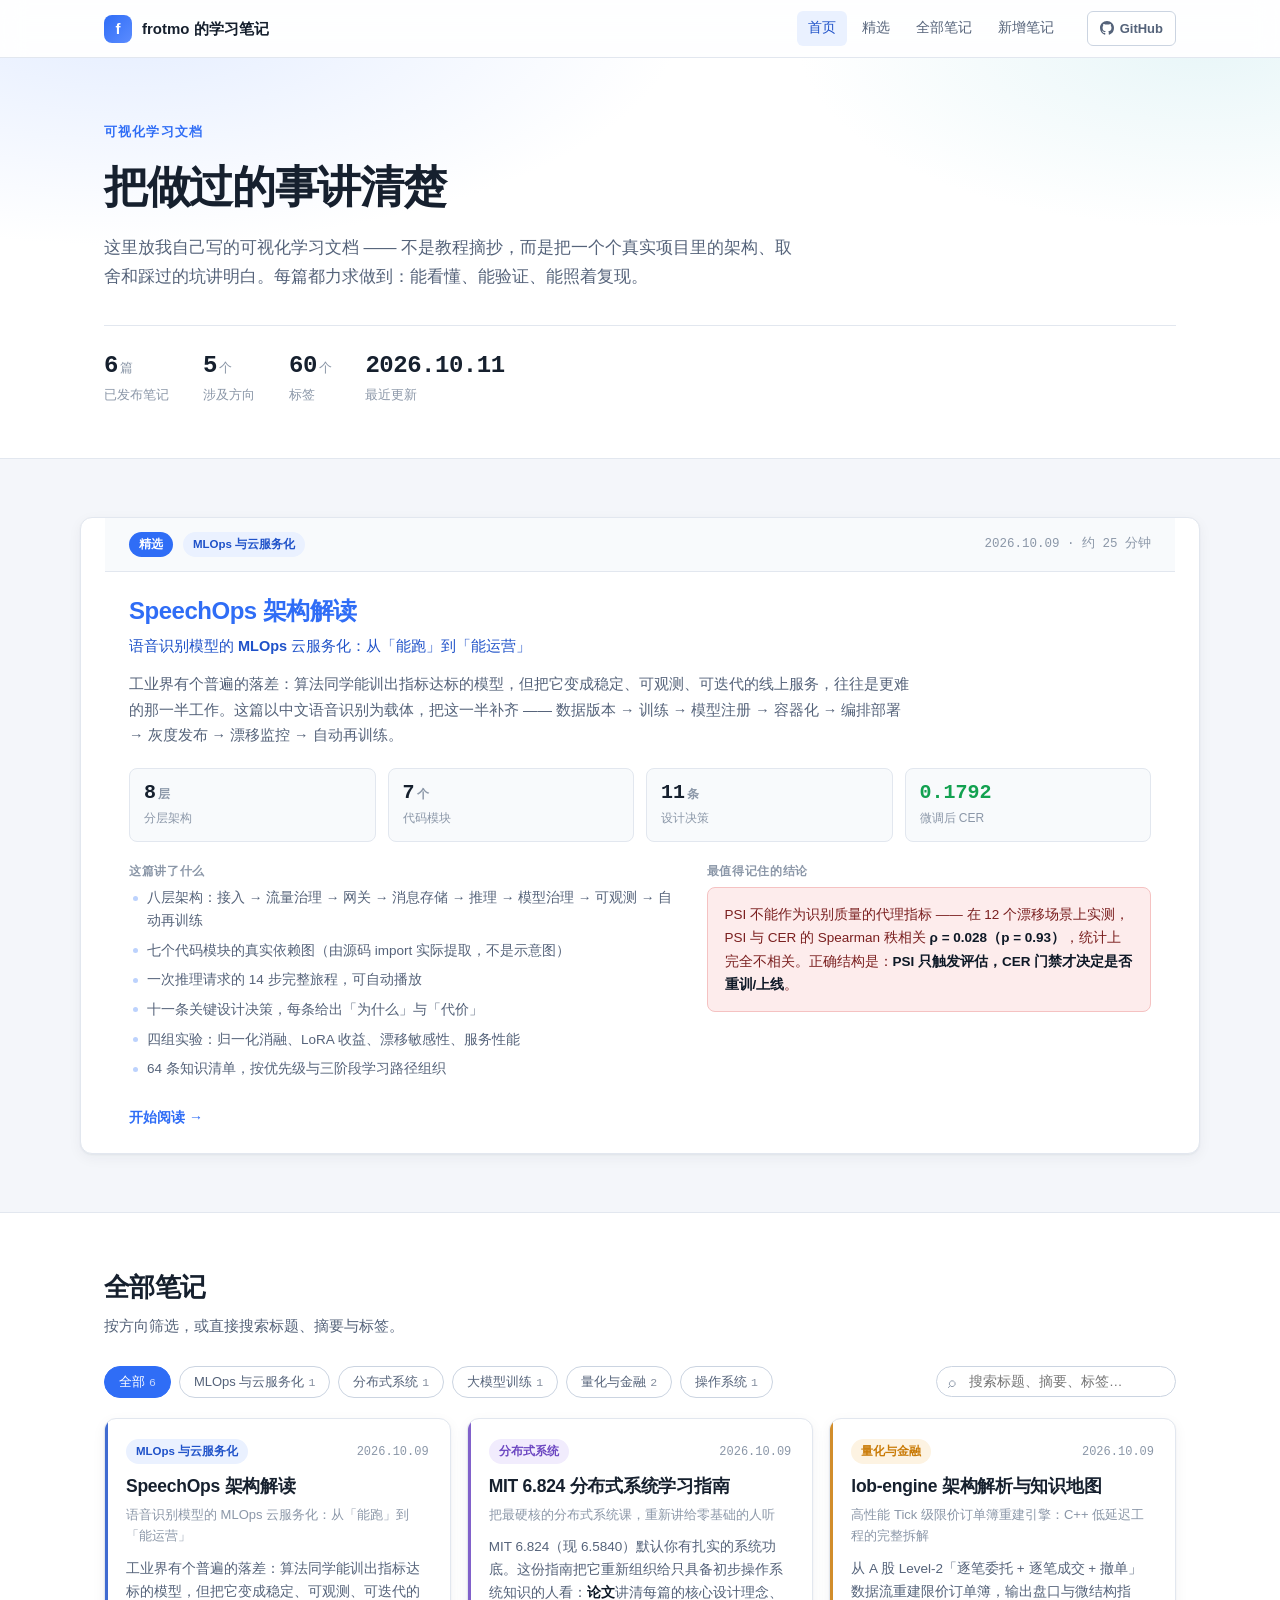
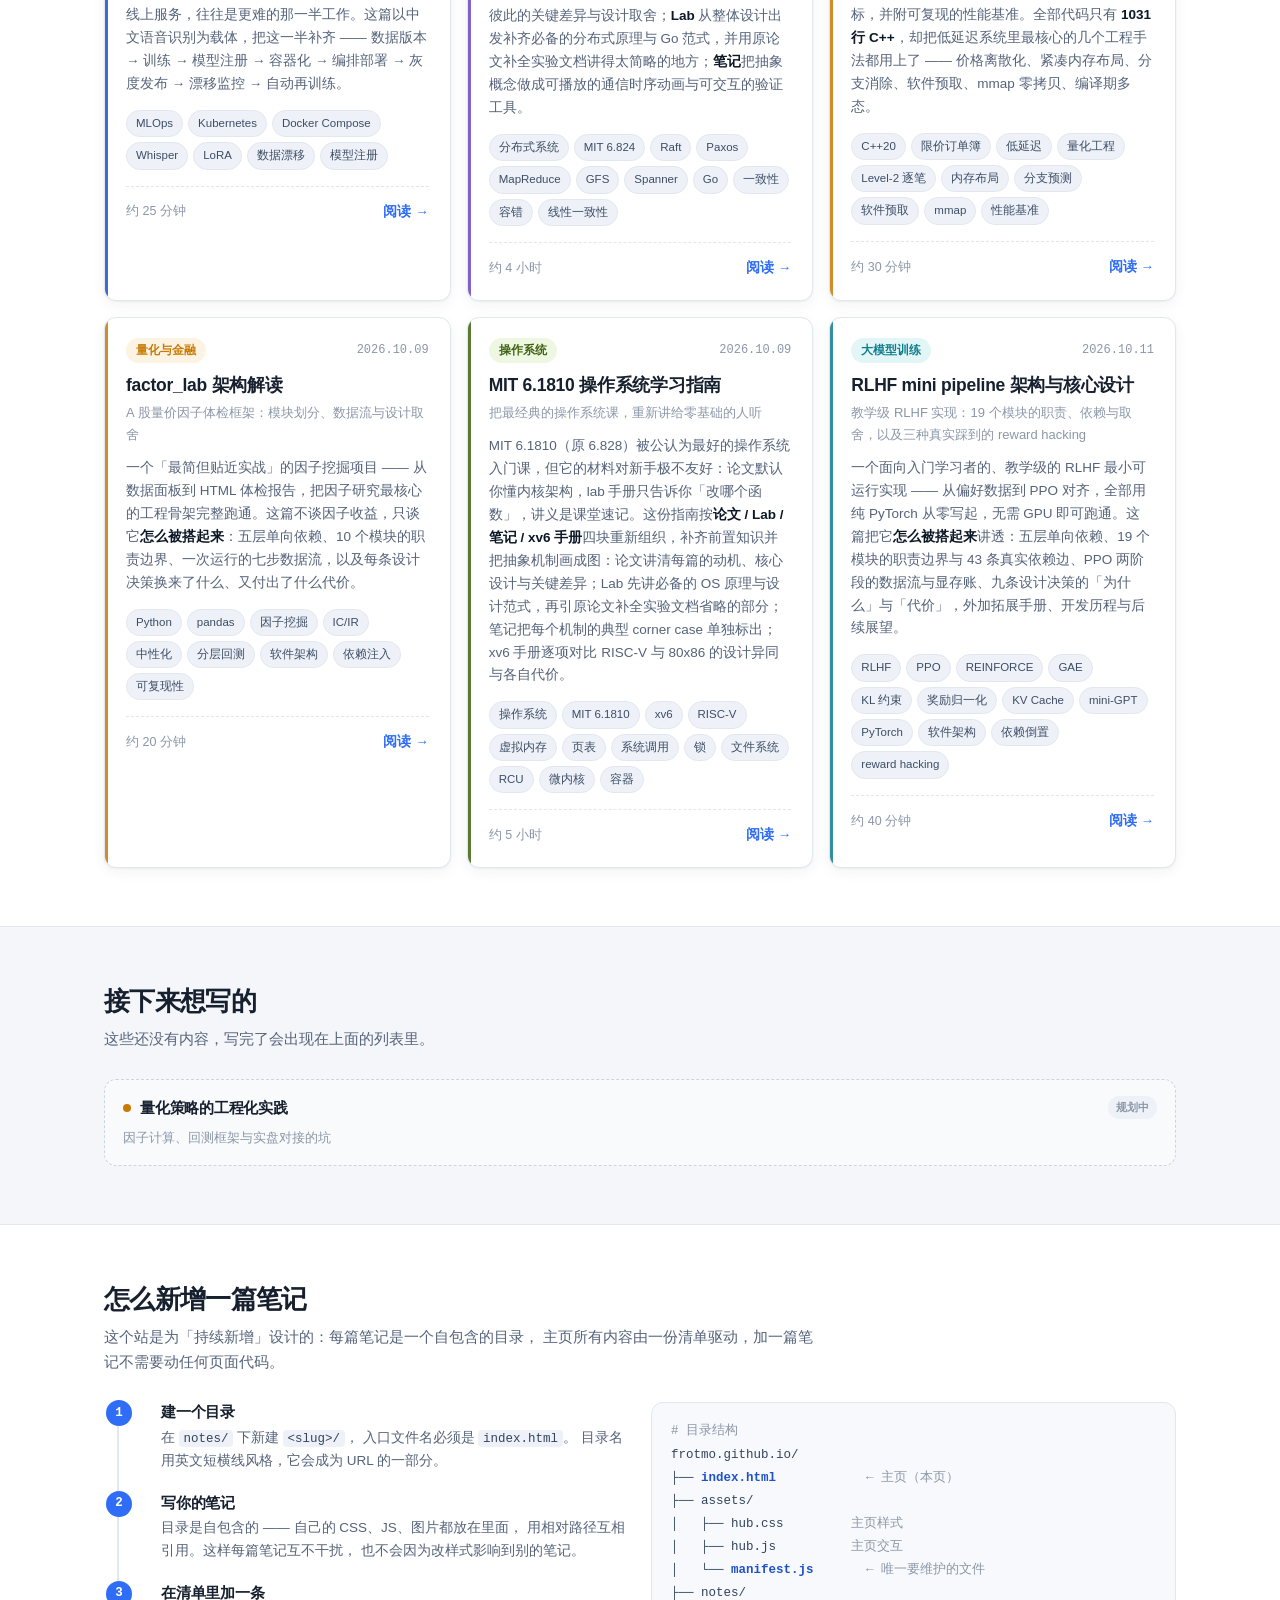
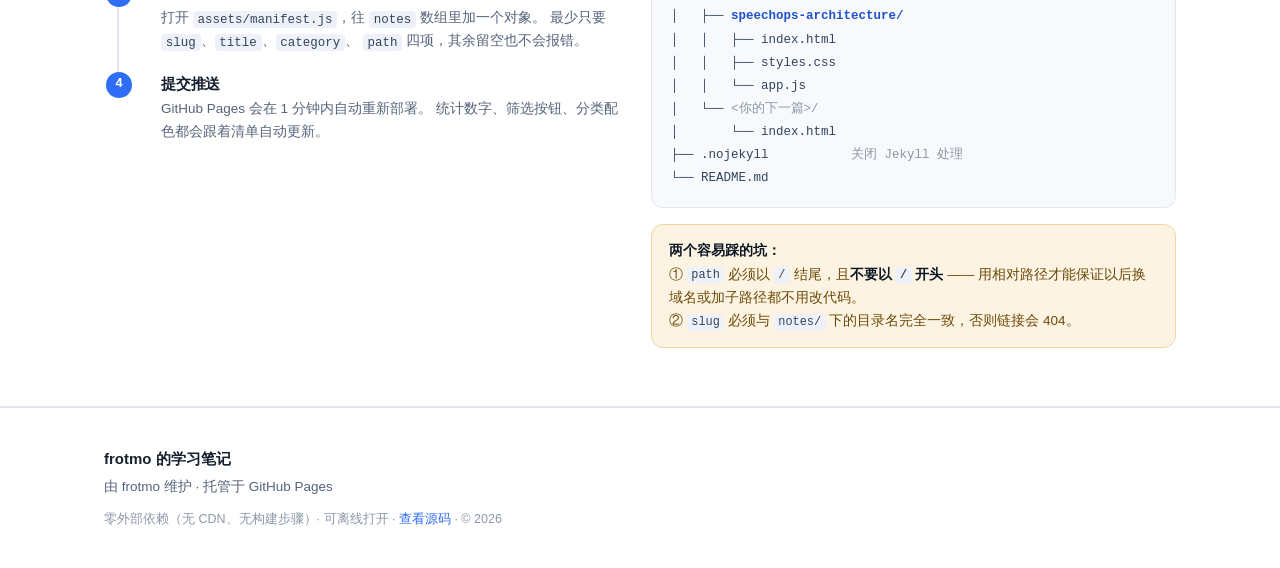
<file: index.html>
<!DOCTYPE html>
<html lang="zh-CN">
<head>
<meta charset="UTF-8">
<meta name="viewport" content="width=device-width, initial-scale=1, viewport-fit=cover">
<meta name="theme-color" content="#ffffff">
<title>frotmo 的学习笔记 · 可视化学习文档</title>
<meta name="description" content="frotmo 的可视化学习文档集合：把真实项目里的架构、取舍和踩过的坑讲清楚。目前收录 SpeechOps 语音识别模型的 MLOps 云服务化架构解读。">
<link rel="stylesheet" href="assets/hub.css">
</head>
<body>

<!-- ══════════════════════ 顶部导航 ══════════════════════ -->
<header class="topbar">
  <div class="topbar-inner">
    <a class="brand" href="#top">
      <span class="brand-mark">f</span>
      <span class="brand-text" id="siteTitle">frotmo 的学习笔记</span>
    </a>
    <nav class="nav" id="nav">
      <a href="#top">首页</a>
      <a href="#featured">精选</a>
      <a href="#all">全部笔记</a>
      <a href="#guide">新增笔记</a>
    </nav>
    <a class="gh-link" id="ghLink" href="#" target="_blank" rel="noopener">
      <svg width="14" height="14" viewBox="0 0 16 16" fill="currentColor" aria-hidden="true">
        <path d="M8 0C3.58 0 0 3.58 0 8c0 3.54 2.29 6.53 5.47 7.59.4.07.55-.17.55-.38
                 0-.19-.01-.82-.01-1.49-2.01.37-2.53-.49-2.69-.94-.09-.23-.48-.94-.82-1.13
                 -.28-.15-.68-.52-.01-.53.63-.01 1.08.58 1.23.82.72 1.21 1.87.87 2.33.66
                 .07-.52.28-.87.51-1.07-1.78-.2-3.64-.89-3.64-3.95 0-.87.31-1.59.82-2.15
                 -.08-.2-.36-1.02.08-2.12 0 0 .67-.21 2.2.82.64-.18 1.32-.27 2-.27
                 .68 0 1.36.09 2 .27 1.53-1.04 2.2-.82 2.2-.82.44 1.1.16 1.92.08 2.12
                 .51.56.82 1.27.82 2.15 0 3.07-1.87 3.75-3.65 3.95.29.25.54.73.54 1.48
                 0 1.07-.01 1.93-.01 2.2 0 .21.15.46.55.38A8.01 8.01 0 0 0 16 8c0-4.42-3.58-8-8-8z"/>
      </svg>
      GitHub
    </a>
    <button class="nav-toggle" id="navToggle" aria-label="展开导航" aria-expanded="false">
      <span></span><span></span><span></span>
    </button>
  </div>
</header>

<!-- ══════════════════════ 首屏 ══════════════════════ -->
<section class="hero" id="top">
  <div class="hero-inner">
    <p class="eyebrow">可视化学习文档</p>
    <h1 id="siteTagline">把做过的事讲清楚</h1>
    <p class="lede" id="siteIntro"></p>
    <div class="stats" id="stats"></div>
  </div>
</section>

<main>

<!-- ══════════════════════ 精选 ══════════════════════ -->
<section class="sec" id="featured">
  <div class="sec-head">
    <h2>精选</h2>
    <p class="sec-desc">内容最完整的一篇，从这里开始看最合适。</p>
  </div>
  <div id="featured"></div>
</section>

<!-- ══════════════════════ 全部笔记 ══════════════════════ -->
<section class="sec sec-alt" id="all">
  <div class="sec-head">
    <h2>全部笔记</h2>
    <p class="sec-desc">按方向筛选，或直接搜索标题、摘要与标签。</p>
  </div>
  <div class="filter-bar" id="filter"></div>
  <div class="notes" id="notes"></div>
</section>

<!-- ══════════════════════ 规划中 ══════════════════════ -->
<section class="sec" id="roadmap-sec">
  <div class="sec-head">
    <h2>接下来想写的</h2>
    <p class="sec-desc">这些还没有内容，写完了会出现在上面的列表里。</p>
  </div>
  <div class="roadmap" id="roadmap"></div>
</section>

<!-- ══════════════════════ 扩展指南 ══════════════════════ -->
<section class="sec sec-alt" id="guide">
  <div class="sec-head">
    <h2>怎么新增一篇笔记</h2>
    <p class="sec-desc">
      这个站是为「持续新增」设计的：每篇笔记是一个自包含的目录，
      主页所有内容由一份清单驱动，加一篇笔记不需要动任何页面代码。
    </p>
  </div>

  <div class="guide">
    <div class="steps">
      <div class="step">
        <h3>建一个目录</h3>
        <p>
          在 <code>notes/</code> 下新建 <code>&lt;slug&gt;/</code>，
          入口文件名必须是 <code>index.html</code>。
          目录名用英文短横线风格，它会成为 URL 的一部分。
        </p>
      </div>
      <div class="step">
        <h3>写你的笔记</h3>
        <p>
          目录是自包含的 —— 自己的 CSS、JS、图片都放在里面，
          用相对路径互相引用。这样每篇笔记互不干扰，
          也不会因为改样式影响到别的笔记。
        </p>
      </div>
      <div class="step">
        <h3>在清单里加一条</h3>
        <p>
          打开 <code>assets/manifest.js</code>，往 <code>notes</code> 数组里加一个对象。
          最少只要 <code>slug</code>、<code>title</code>、<code>category</code>、
          <code>path</code> 四项，其余留空也不会报错。
        </p>
      </div>
      <div class="step">
        <h3>提交推送</h3>
        <p>
          GitHub Pages 会在 1 分钟内自动重新部署。
          统计数字、筛选按钮、分类配色都会跟着清单自动更新。
        </p>
      </div>
    </div>

    <div>
      <div class="tree"><span class="c"># 目录结构</span>
frotmo.github.io/
├── <span class="k">index.html</span>            <span class="c">← 主页（本页）</span>
├── assets/
│   ├── hub.css         <span class="c">主页样式</span>
│   ├── hub.js          <span class="c">主页交互</span>
│   └── <span class="k">manifest.js</span>       <span class="c">← 唯一要维护的文件</span>
├── notes/
│   ├── <span class="k">speechops-architecture/</span>
│   │   ├── index.html
│   │   ├── styles.css
│   │   └── app.js
│   └── <span class="c">&lt;你的下一篇&gt;/</span>
│       └── index.html
├── .nojekyll           <span class="c">关闭 Jekyll 处理</span>
└── README.md
</div>

      <div class="note-tip">
        <b>两个容易踩的坑：</b><br>
        ① <code>path</code> 必须以 <code>/</code> 结尾，且<b>不要以 <code>/</code> 开头</b> ——
        用相对路径才能保证以后换域名或加子路径都不用改代码。<br>
        ② <code>slug</code> 必须与 <code>notes/</code> 下的目录名完全一致，否则链接会 404。
      </div>
    </div>
  </div>
</section>

</main>

<footer class="footer">
  <div class="footer-inner">
    <p class="footer-title" id="footerTitle">frotmo 的学习笔记</p>
    <p class="footer-desc">
      由 <span id="footerAuthor">frotmo</span> 维护 · 托管于 GitHub Pages
    </p>
    <p class="footer-meta">
      零外部依赖（无 CDN、无构建步骤）· 可离线打开 ·
      <a id="ghLinkFoot" href="#" target="_blank" rel="noopener">查看源码</a>
      · © <span id="year"></span>
    </p>
  </div>
</footer>

<script src="assets/manifest.js"></script>
<script src="assets/hub.js"></script>
</body>
</html>
</file>
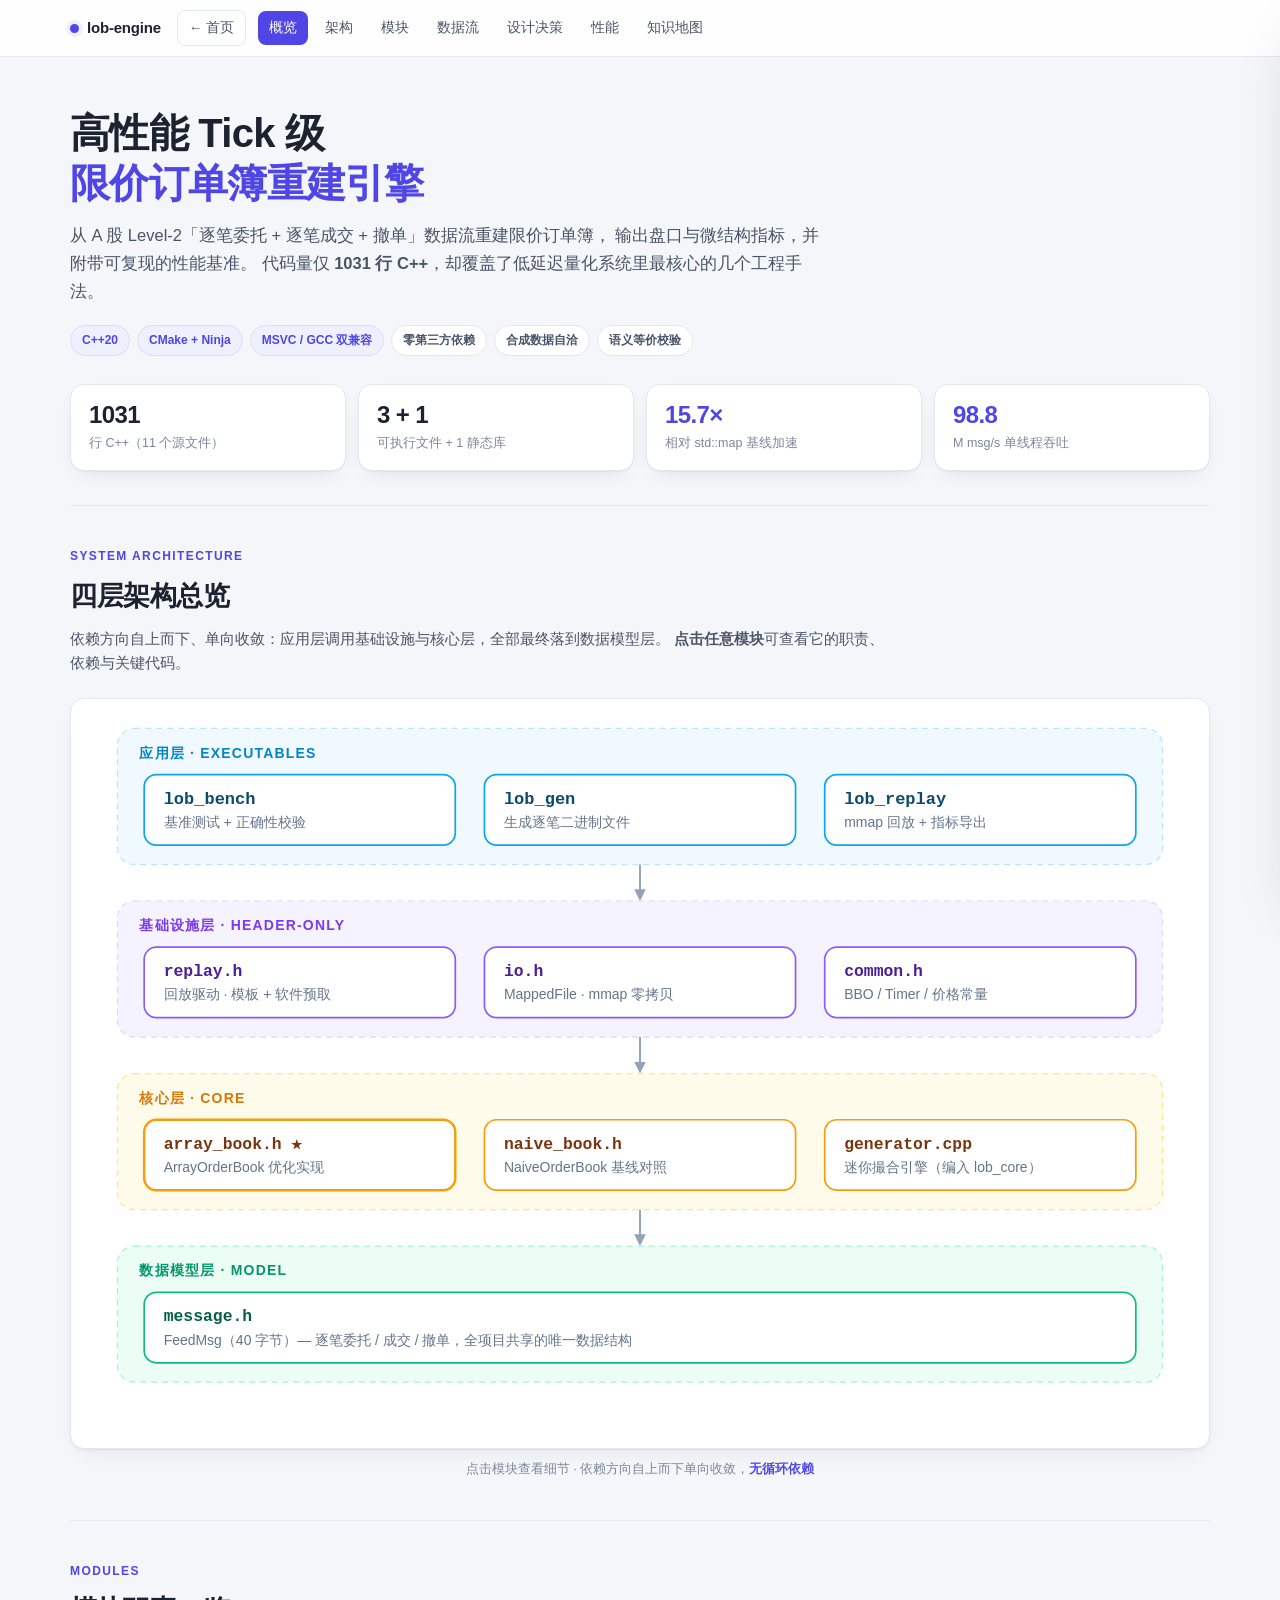
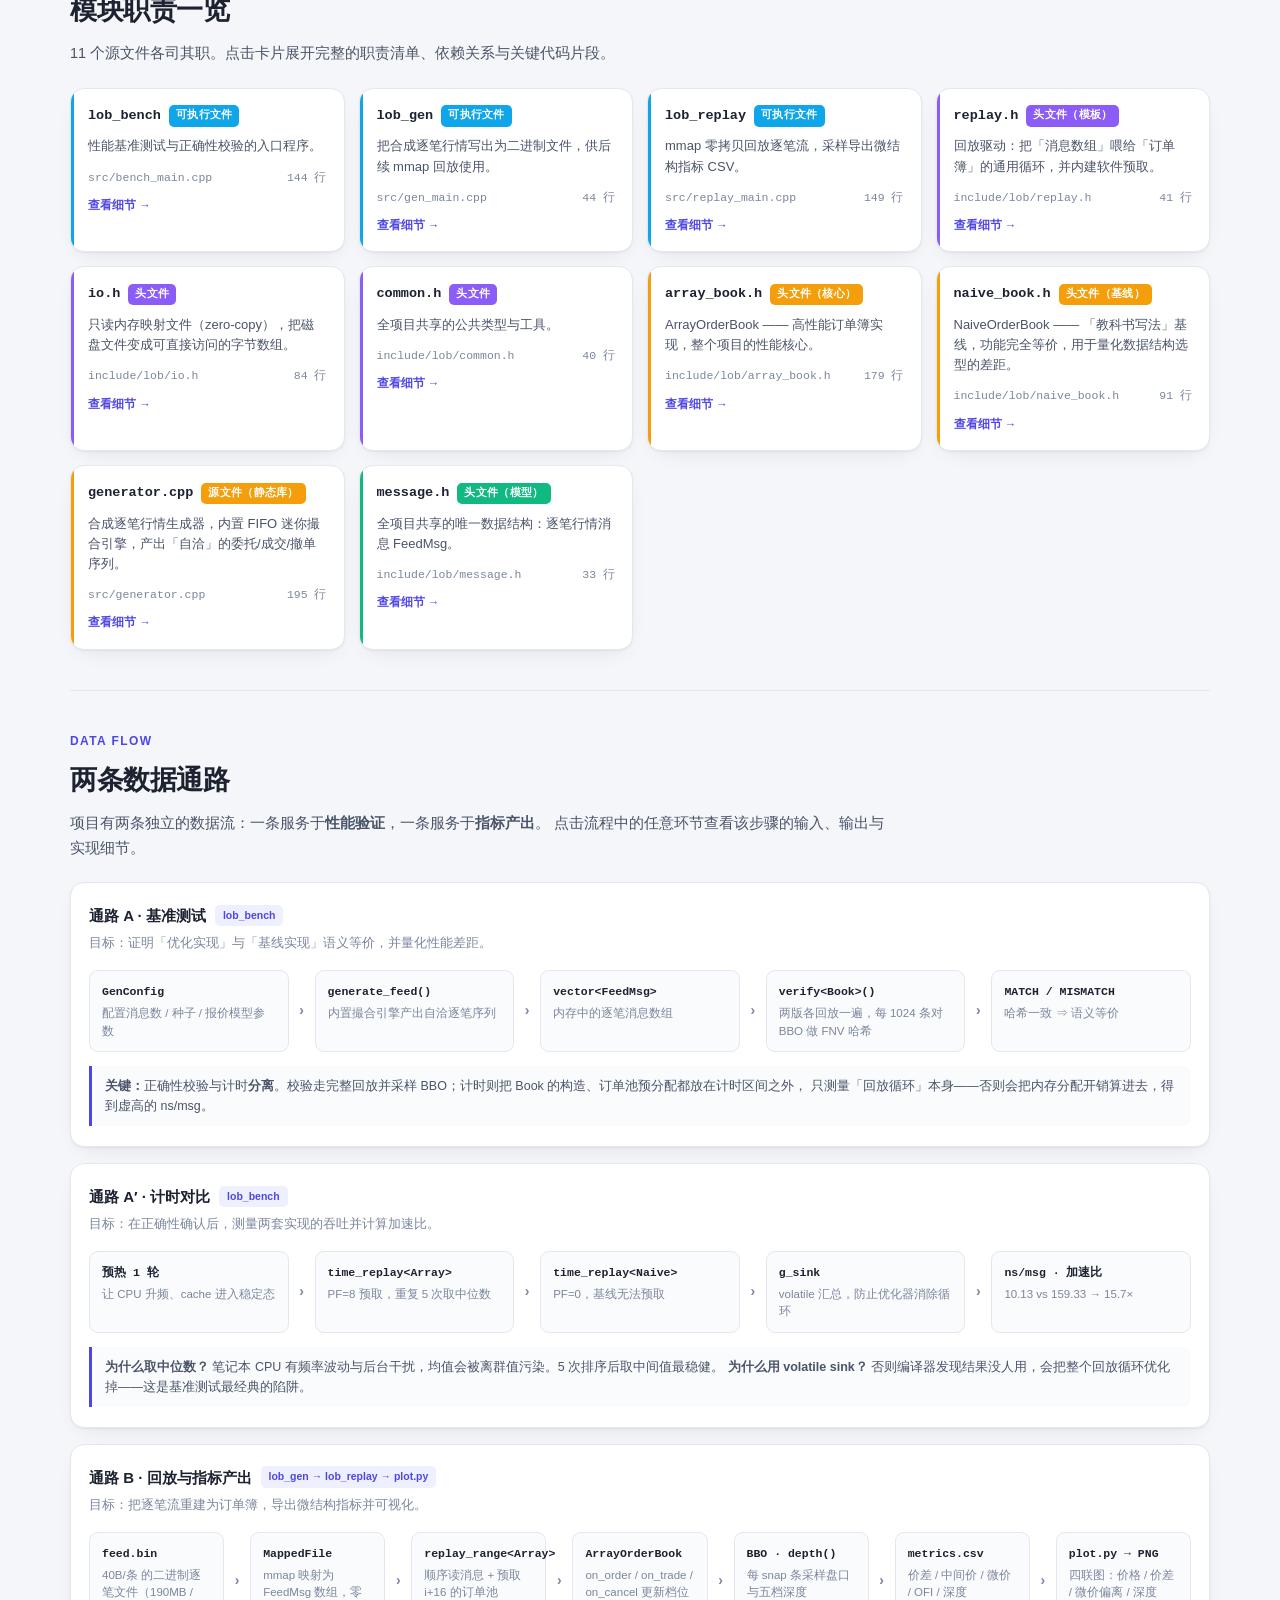
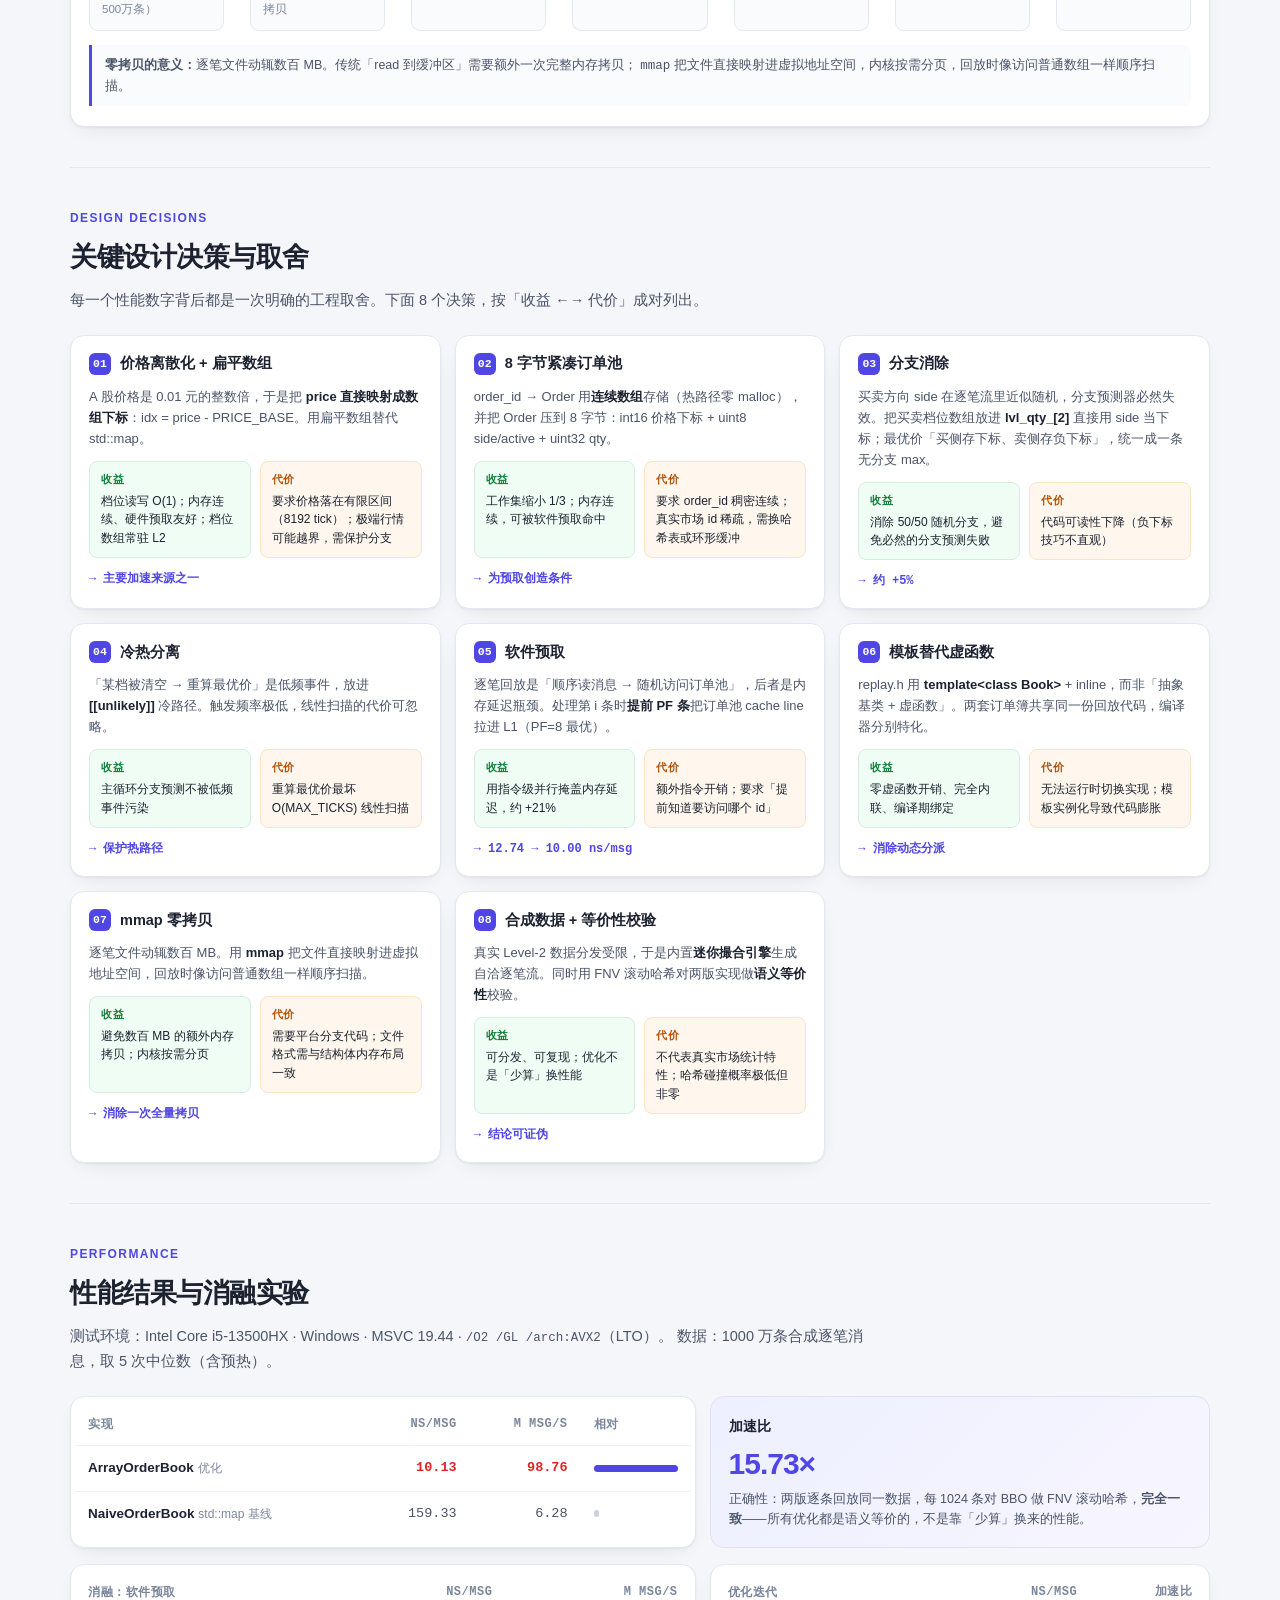
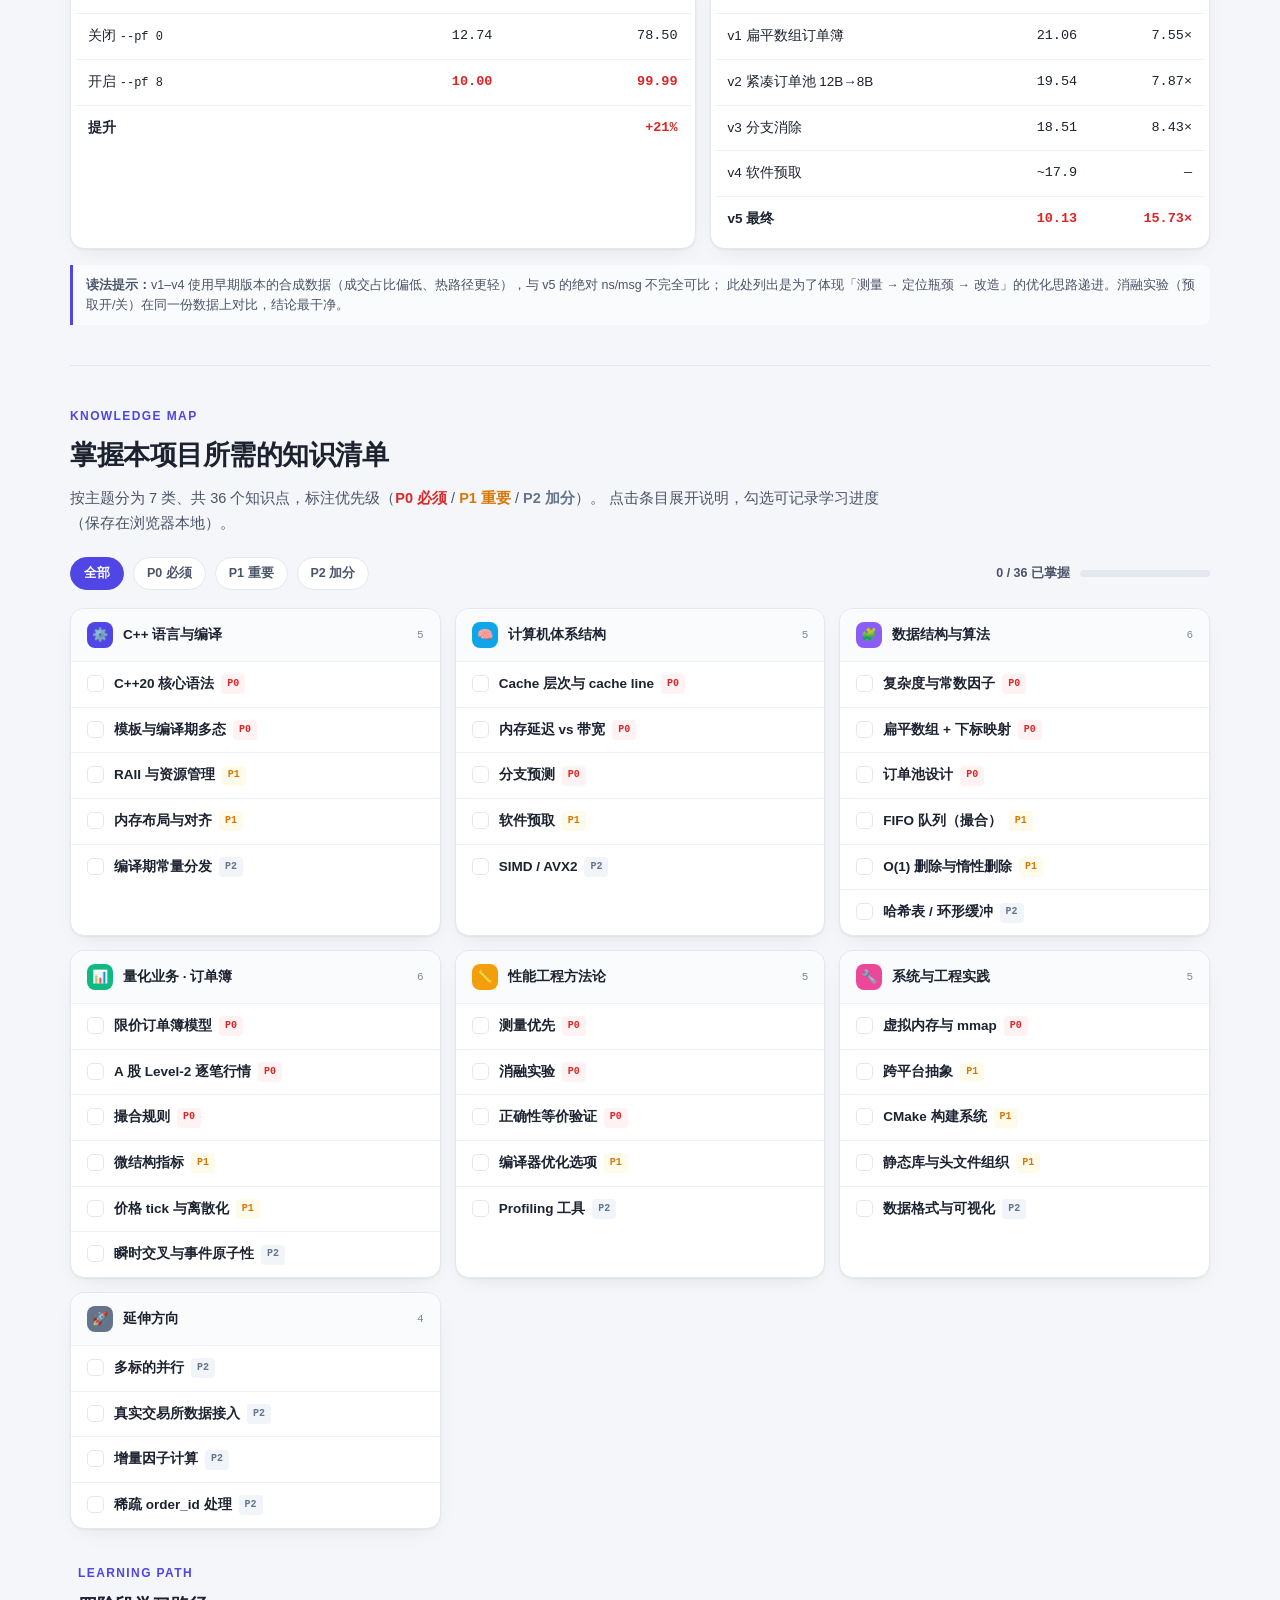
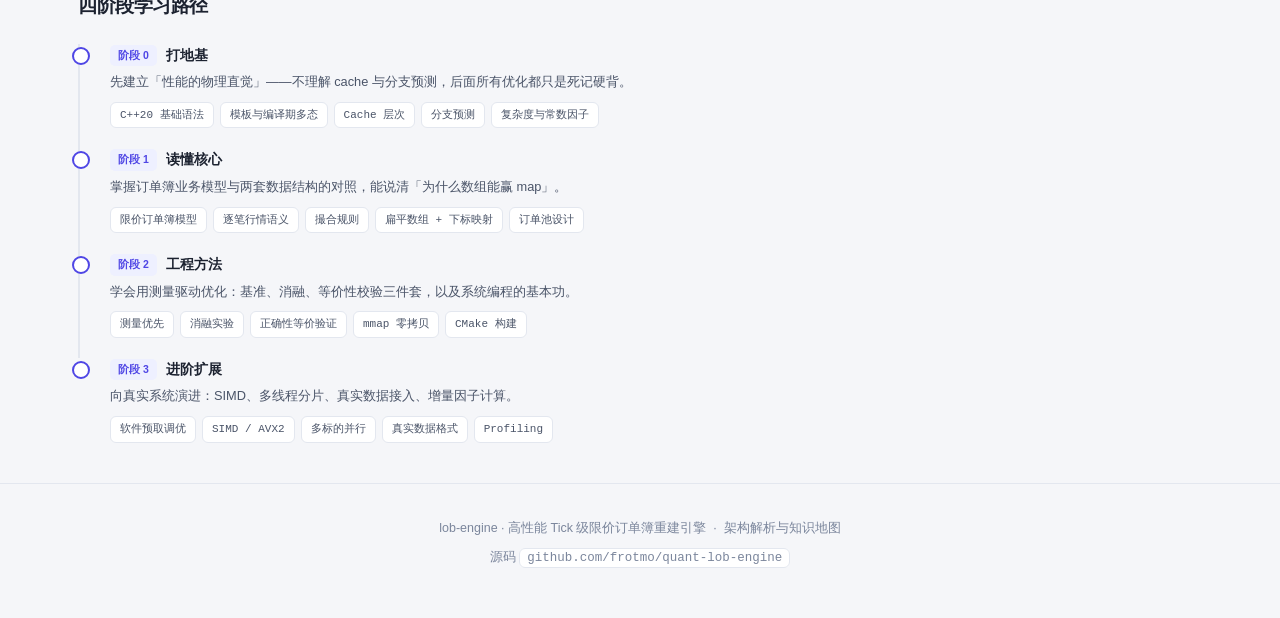
<file: notes/lob-engine-architecture/index.html>
<!DOCTYPE html>
<html lang="zh-CN">
<head>
<meta charset="UTF-8">
<meta name="viewport" content="width=device-width, initial-scale=1.0, viewport-fit=cover">
<meta name="theme-color" content="#ffffff">
<title>lob-engine 架构解析 · 高性能 Tick 级限价订单簿重建引擎</title>
<meta name="description" content="C++ 高性能限价订单簿重建引擎的完整架构解读：四层架构、10 个源模块的职责与依赖、三条数据通路、8 项关键设计决策及其取舍、性能与消融实验，以及按优先级与学习路径组织的 36 条知识清单。">
<style>
:root{
  --bg:#f5f6f9; --panel:#ffffff; --panel-2:#fafbfd;
  --ink:#1c2230; --ink-2:#4a5468; --ink-3:#7b869c;
  --line:#e3e7ef; --line-2:#eef1f7;
  --accent:#4f46e5; --accent-2:#6366f1; --accent-soft:#eef0ff;
  --bid:#dc2626; --ask:#16a34a;
  --p0:#dc2626; --p0-bg:#fef2f2;
  --p1:#d97706; --p1-bg:#fffbeb;
  --p2:#64748b; --p2-bg:#f1f5f9;
  --exe:#0ea5e9; --infra:#8b5cf6; --core:#f59e0b; --model:#10b981;
  --radius:14px; --radius-sm:9px;
  --shadow:0 1px 2px rgba(20,28,45,.05), 0 8px 24px -12px rgba(20,28,45,.14);
  --shadow-lg:0 24px 60px -20px rgba(20,28,45,.28);
  --mono:ui-monospace,"SF Mono",Menlo,Consolas,"Cascadia Code","Courier New",monospace;
  --sans:-apple-system,BlinkMacSystemFont,"Segoe UI","Microsoft YaHei","PingFang SC","Hiragino Sans GB",sans-serif;
}
*{box-sizing:border-box;margin:0;padding:0}
html{scroll-behavior:smooth;scroll-padding-top:64px}
body{
  font-family:var(--sans); background:var(--bg); color:var(--ink);
  line-height:1.68; -webkit-font-smoothing:antialiased;
  font-size:15px;
}
.wrap{max-width:1180px;margin:0 auto;padding:0 20px}

/* ---------- nav ---------- */
header{
  position:sticky; top:0; z-index:50;
  background:rgba(255,255,255,.86); backdrop-filter:blur(12px);
  border-bottom:1px solid var(--line);
}
.nav{display:flex;align-items:center;gap:6px;height:56px;overflow-x:auto;scrollbar-width:none}
.nav::-webkit-scrollbar{display:none}
.brand{
  font-weight:700;font-size:15px;letter-spacing:-.2px;white-space:nowrap;
  margin-right:10px;display:flex;align-items:center;gap:8px;flex:none;
}
.brand .dot{width:9px;height:9px;border-radius:50%;background:var(--accent);box-shadow:0 0 0 4px var(--accent-soft)}
.nav a{
  color:var(--ink-2);text-decoration:none;font-size:13.5px;font-weight:500;
  padding:6px 11px;border-radius:8px;white-space:nowrap;transition:.16s;flex:none;
}
.nav a:hover{background:var(--accent-soft);color:var(--accent)}
.nav a.on{background:var(--accent);color:#fff}
/* 返回笔记首页（本站子页约定） */
.home-link{
  display:inline-flex;align-items:center;gap:5px;flex:none;
  font-size:12.5px;font-weight:600;color:var(--ink-2);text-decoration:none;
  padding:5px 11px;border-radius:8px;border:1px solid var(--line);
  background:var(--panel);margin-right:6px;transition:.16s;white-space:nowrap;
}
.home-link:hover{border-color:var(--accent);color:var(--accent);background:var(--accent-soft)}

/* ---------- hero ---------- */
.hero{padding:52px 0 34px}
.hero h1{font-size:clamp(25px,4.4vw,40px);line-height:1.24;letter-spacing:-.7px;font-weight:760}
.hero h1 em{font-style:normal;color:var(--accent)}
.hero p.lead{margin-top:14px;font-size:clamp(14px,1.7vw,16.5px);color:var(--ink-2);max-width:760px}
.tagrow{display:flex;flex-wrap:wrap;gap:7px;margin-top:20px}
.tag{
  font-size:12px;font-weight:600;padding:4px 11px;border-radius:20px;
  background:#fff;border:1px solid var(--line);color:var(--ink-2);
}
.tag.k{background:var(--accent-soft);border-color:#dcdcfb;color:var(--accent)}
.stats{display:grid;grid-template-columns:repeat(4,1fr);gap:12px;margin-top:28px}
.stat{background:var(--panel);border:1px solid var(--line);border-radius:var(--radius);padding:16px 18px;box-shadow:var(--shadow)}
.stat b{display:block;font-size:24px;font-weight:740;letter-spacing:-.6px;line-height:1.2}
.stat span{font-size:12.5px;color:var(--ink-3);font-weight:500}
.stat.hi b{color:var(--accent)}

/* ---------- section ---------- */
section{padding:40px 0;border-top:1px solid var(--line)}
.sec-head{margin-bottom:22px}
.sec-kicker{font-size:12px;font-weight:700;letter-spacing:1.4px;text-transform:uppercase;color:var(--accent);margin-bottom:7px}
.sec-head h2{font-size:clamp(20px,2.9vw,27px);letter-spacing:-.5px;font-weight:730}
.sec-head p{margin-top:8px;color:var(--ink-2);max-width:820px;font-size:14.5px}

.card{background:var(--panel);border:1px solid var(--line);border-radius:var(--radius);box-shadow:var(--shadow)}

/* ---------- diagram ---------- */
.diagram{background:var(--panel);border:1px solid var(--line);border-radius:var(--radius);padding:10px;box-shadow:var(--shadow);overflow:hidden}
.diagram svg{display:block;width:100%;height:auto}
.hint{font-size:12.5px;color:var(--ink-3);margin-top:10px;text-align:center}
.hint b{color:var(--accent);font-weight:600}
.m-hint{display:none;font-size:12.5px;color:var(--accent);font-weight:600;margin-top:10px;text-align:center}

/* svg interactive */
.node{cursor:pointer;transition:.15s}
.node:hover .nbg{filter:brightness(.965)}
.node.sel .nbg{stroke-width:2.4}
.legend{display:flex;flex-wrap:wrap;gap:16px;justify-content:center;margin-top:14px;font-size:12.5px;color:var(--ink-2)}
.legend i{display:inline-block;width:10px;height:10px;border-radius:3px;margin-right:6px;vertical-align:-1px}

/* ---------- module grid ---------- */
.mgrid{display:grid;grid-template-columns:repeat(auto-fill,minmax(268px,1fr));gap:14px}
.mcard{
  background:var(--panel);border:1px solid var(--line);border-radius:var(--radius);
  padding:16px 17px;cursor:pointer;transition:.18s;box-shadow:var(--shadow);position:relative;overflow:hidden;
}
.mcard::before{content:"";position:absolute;left:0;top:0;bottom:0;width:3px;background:var(--c,var(--accent))}
.mcard:hover{transform:translateY(-3px);box-shadow:var(--shadow-lg);border-color:#d8dcea}
.mcard .mname{font-family:var(--mono);font-size:13.5px;font-weight:650;display:flex;align-items:center;gap:8px;flex-wrap:wrap}
.mcard .mtype{font-size:10.5px;font-weight:700;padding:2px 7px;border-radius:5px;background:var(--c,var(--accent));color:#fff;letter-spacing:.3px}
.mcard .mrole{font-size:13px;color:var(--ink-2);margin-top:9px;line-height:1.55}
.mcard .mmeta{font-size:11.5px;color:var(--ink-3);margin-top:11px;font-family:var(--mono);display:flex;justify-content:space-between;gap:8px}
.mcard .more{font-size:11.5px;color:var(--accent);font-weight:600;margin-top:9px}

/* ---------- flow ---------- */
.flowbox{background:var(--panel);border:1px solid var(--line);border-radius:var(--radius);padding:20px 18px;box-shadow:var(--shadow)}
.flowbox h3{font-size:15px;margin-bottom:4px;display:flex;align-items:center;gap:9px}
.flowbox h3 .badge{font-size:10.5px;font-weight:700;padding:2px 8px;border-radius:5px;background:var(--accent-soft);color:var(--accent)}
.flowbox>p{font-size:13px;color:var(--ink-3);margin-bottom:16px}
.flow{display:flex;align-items:stretch;gap:0;flex-wrap:wrap}
.fstep{
  flex:1 1 118px;min-width:112px;background:var(--panel-2);border:1px solid var(--line);
  border-radius:var(--radius-sm);padding:11px 12px;cursor:pointer;transition:.16s;position:relative;
}
.fstep:hover{border-color:var(--accent);background:var(--accent-soft)}
.fstep.on{border-color:var(--accent);background:var(--accent-soft);box-shadow:0 0 0 2px rgba(79,70,229,.12)}
.fstep .fi{font-family:var(--mono);font-size:11.5px;font-weight:650;color:var(--ink)}
.fstep .fd{font-size:11.5px;color:var(--ink-3);margin-top:4px;line-height:1.5}
.farrow{flex:0 0 26px;display:flex;align-items:center;justify-content:center;color:var(--ink-3);font-size:14px;font-weight:700}
.flow-note{margin-top:14px;font-size:12.5px;color:var(--ink-2);background:var(--panel-2);border-left:3px solid var(--accent);border-radius:0 8px 8px 0;padding:10px 13px;line-height:1.6}

/* ---------- decisions ---------- */
.dgrid{display:grid;grid-template-columns:repeat(auto-fill,minmax(320px,1fr));gap:14px}
.dcard{background:var(--panel);border:1px solid var(--line);border-radius:var(--radius);padding:17px 18px;box-shadow:var(--shadow);transition:.18s}
.dcard:hover{box-shadow:var(--shadow-lg)}
.dcard h4{font-size:14.5px;display:flex;align-items:center;gap:9px;line-height:1.4}
.dcard h4 .num{
  flex:none;width:22px;height:22px;border-radius:6px;background:var(--accent);color:#fff;
  font-size:11.5px;font-weight:700;display:flex;align-items:center;justify-content:center;font-family:var(--mono);
}
.dcard .dec{font-size:13px;color:var(--ink-2);margin-top:11px;line-height:1.62}
.dcard .dec b{color:var(--ink);font-weight:640}
.tradeoff{display:grid;grid-template-columns:1fr 1fr;gap:9px;margin-top:12px}
.to{border-radius:8px;padding:9px 11px;font-size:12px;line-height:1.55}
.to.gain{background:#f0fdf4;border:1px solid #d3f0dd}
.to.cost{background:#fff7ed;border:1px solid #fbe4c8}
.to b{display:block;font-size:11px;font-weight:700;letter-spacing:.5px;margin-bottom:4px}
.to.gain b{color:#15803d}
.to.cost b{color:#b45309}
.dcard .gainline{margin-top:11px;font-size:12px;font-family:var(--mono);color:var(--accent);font-weight:600}

/* ---------- perf ---------- */
.ptable{width:100%;border-collapse:collapse;font-size:13.5px}
.ptable th,.ptable td{padding:11px 13px;text-align:left;border-bottom:1px solid var(--line-2)}
.ptable th{font-size:12px;color:var(--ink-3);font-weight:650;text-transform:uppercase;letter-spacing:.5px}
.ptable td.num,.ptable th.num{text-align:right;font-family:var(--mono);font-variant-numeric:tabular-nums}
.ptable tr:last-child td{border-bottom:none}
.ptable .win{color:var(--bid);font-weight:700}
.ptable .base{color:var(--ink-2)}
.bar{height:7px;border-radius:4px;background:var(--accent);display:inline-block;vertical-align:middle}
.bar.b{background:#cbd2e0}
.perf-grid{display:grid;grid-template-columns:1.25fr 1fr;gap:14px}
.callout{background:linear-gradient(135deg,#eef0ff,#f7f5ff);border:1px solid #e0e0fb;border-radius:var(--radius);padding:18px}
.callout h4{font-size:14px;margin-bottom:9px}
.callout .big{font-size:30px;font-weight:760;letter-spacing:-1px;color:var(--accent);line-height:1.1}
.callout p{font-size:12.5px;color:var(--ink-2);margin-top:9px;line-height:1.6}

/* ---------- knowledge ---------- */
.kbar{display:flex;flex-wrap:wrap;gap:9px;align-items:center;margin-bottom:18px}
.chip{
  font-size:12.5px;font-weight:600;padding:5px 13px;border-radius:20px;border:1px solid var(--line);
  background:#fff;color:var(--ink-2);cursor:pointer;transition:.16s;user-select:none;
}
.chip:hover{border-color:var(--accent);color:var(--accent)}
.chip.on{background:var(--accent);border-color:var(--accent);color:#fff}
.chip.p0.on{background:var(--p0);border-color:var(--p0)}
.chip.p1.on{background:var(--p1);border-color:var(--p1)}
.chip.p2.on{background:var(--p2);border-color:var(--p2)}
.progwrap{margin-left:auto;display:flex;align-items:center;gap:10px;font-size:12.5px;color:var(--ink-2);font-weight:600}
.progtrack{width:130px;height:7px;background:var(--line);border-radius:4px;overflow:hidden}
.progfill{height:100%;background:linear-gradient(90deg,var(--accent),var(--accent-2));width:0;transition:width .3s;border-radius:4px}

.kgrid{display:grid;grid-template-columns:repeat(auto-fill,minmax(310px,1fr));gap:14px}
.ktheme{background:var(--panel);border:1px solid var(--line);border-radius:var(--radius);box-shadow:var(--shadow);overflow:hidden}
.ktheme>.kt-head{padding:13px 16px;border-bottom:1px solid var(--line-2);display:flex;align-items:center;gap:10px;background:var(--panel-2)}
.kt-head .kt-icon{width:26px;height:26px;border-radius:8px;background:var(--tc,var(--accent));display:flex;align-items:center;justify-content:center;font-size:13px;flex:none}
.kt-head h4{font-size:13.5px;font-weight:680}
.kt-head .kt-n{margin-left:auto;font-size:11px;color:var(--ink-3);font-family:var(--mono)}
.kitem{padding:11px 16px;border-bottom:1px solid var(--line-2);display:flex;gap:10px;cursor:pointer;transition:.14s}
.kitem:last-child{border-bottom:none}
.kitem:hover{background:var(--panel-2)}
.kitem.done{opacity:.5}
.kitem.done .kt-t{text-decoration:line-through;text-decoration-color:var(--ink-3)}
.kbox{
  flex:none;width:17px;height:17px;border:1.6px solid var(--line);border-radius:5px;margin-top:2px;
  display:flex;align-items:center;justify-content:center;font-size:11px;color:#fff;transition:.16s;background:#fff;
}
.kitem.done .kbox{background:var(--accent);border-color:var(--accent)}
.kbox::after{content:"";width:8px;height:5px;border-left:2px solid #fff;border-bottom:2px solid #fff;transform:rotate(-45deg) translate(1px,-1px);opacity:0}
.kitem.done .kbox::after{opacity:1}
.kt-body{flex:1;min-width:0}
.kt-t{font-size:13.5px;font-weight:600;display:flex;align-items:center;gap:7px;flex-wrap:wrap}
.kp{font-size:10px;font-weight:700;padding:1.5px 6px;border-radius:4px;font-family:var(--mono);flex:none}
.kp.p0{background:var(--p0-bg);color:var(--p0)}
.kp.p1{background:var(--p1-bg);color:var(--p1)}
.kp.p2{background:var(--p2-bg);color:var(--p2)}
.kt-d{font-size:12.5px;color:var(--ink-3);margin-top:4px;line-height:1.58;display:none}
.kitem.open .kt-d{display:block}

/* ---------- path ---------- */
.path{margin-top:22px;position:relative;padding-left:8px}
.pstage{position:relative;padding:0 0 20px 30px;border-left:2px solid var(--line)}
.pstage:last-child{border-left-color:transparent;padding-bottom:0}
.pstage::before{
  content:"";position:absolute;left:-8px;top:3px;width:14px;height:14px;border-radius:50%;
  background:#fff;border:2.5px solid var(--accent);
}
.pstage h4{font-size:14px;display:flex;align-items:center;gap:9px;flex-wrap:wrap}
.pstage h4 .st{font-size:10.5px;font-weight:700;padding:2px 8px;border-radius:5px;background:var(--accent-soft);color:var(--accent)}
.pstage p{font-size:12.8px;color:var(--ink-2);margin-top:5px;line-height:1.62}
.pstage .stags{display:flex;flex-wrap:wrap;gap:6px;margin-top:9px}
.pstage .stags span{font-size:11px;padding:3px 9px;border-radius:6px;background:var(--panel);border:1px solid var(--line);color:var(--ink-2);font-family:var(--mono)}

/* ---------- drawer ---------- */
.scrim{position:fixed;inset:0;background:rgba(20,28,45,.42);backdrop-filter:blur(2px);opacity:0;pointer-events:none;transition:.25s;z-index:90}
.scrim.on{opacity:1;pointer-events:auto}
.drawer{
  position:fixed;top:0;right:0;height:100%;width:min(460px,92vw);background:var(--panel);
  box-shadow:var(--shadow-lg);z-index:100;transform:translateX(102%);transition:transform .28s cubic-bezier(.4,0,.2,1);
  display:flex;flex-direction:column;
}
.drawer.on{transform:translateX(0)}
.dh{padding:18px 20px;border-bottom:1px solid var(--line);display:flex;align-items:flex-start;gap:12px}
.dh .dt{flex:1;min-width:0}
.dh .dt .dk{font-size:11px;font-weight:700;letter-spacing:1.1px;text-transform:uppercase;color:var(--accent)}
.dh .dt h3{font-family:var(--mono);font-size:17px;margin-top:4px;letter-spacing:-.3px;word-break:break-word}
.dh .dt .df{font-size:12px;color:var(--ink-3);font-family:var(--mono);margin-top:5px;word-break:break-all}
.dclose{
  flex:none;width:30px;height:30px;border-radius:8px;border:1px solid var(--line);background:#fff;
  cursor:pointer;font-size:16px;color:var(--ink-2);line-height:1;transition:.16s;
}
.dclose:hover{background:var(--panel-2);color:var(--ink)}
.db{padding:18px 20px;overflow-y:auto;flex:1}
.db h5{font-size:11.5px;font-weight:700;letter-spacing:.9px;text-transform:uppercase;color:var(--ink-3);margin:18px 0 9px}
.db h5:first-child{margin-top:0}
.db p{font-size:13.5px;color:var(--ink-2);line-height:1.68}
.db ul{list-style:none;display:flex;flex-direction:column;gap:7px}
.db li{font-size:13px;color:var(--ink-2);padding-left:17px;position:relative;line-height:1.6}
.db li::before{content:"";position:absolute;left:4px;top:8px;width:5px;height:5px;border-radius:50%;background:var(--accent)}
.db code{font-family:var(--mono);font-size:12px;background:var(--accent-soft);color:var(--accent);padding:1.5px 6px;border-radius:5px}
.db pre{
  font-family:var(--mono);font-size:11.5px;line-height:1.62;background:#1c2230;color:#dbe2f0;
  padding:13px 15px;border-radius:10px;overflow-x:auto;margin-top:4px;
}
.db pre .c{color:#7f8ba6}
.db pre .k{color:#c4b5fd}
.db pre .s{color:#86efac}
.db .pills{display:flex;flex-wrap:wrap;gap:6px}
.db .pills span{font-family:var(--mono);font-size:11.5px;padding:4px 10px;border-radius:7px;background:var(--panel-2);border:1px solid var(--line);color:var(--ink-2)}
.db .kv{display:flex;justify-content:space-between;gap:12px;font-size:13px;padding:8px 0;border-bottom:1px solid var(--line-2)}
.db .kv:last-child{border-bottom:none}
.db .kv b{font-family:var(--mono);font-weight:600;color:var(--ink)}

/* ---------- footer ---------- */
footer{padding:34px 0 50px;border-top:1px solid var(--line);color:var(--ink-3);font-size:12.5px;text-align:center}
footer code{font-family:var(--mono);background:var(--panel);border:1px solid var(--line);padding:2px 7px;border-radius:6px}

/* ---------- responsive ---------- */
@media(max-width:900px){
  .stats{grid-template-columns:repeat(2,1fr)}
  .perf-grid{grid-template-columns:1fr}
  .tradeoff{grid-template-columns:1fr}
}
@media(max-width:640px){
  body{font-size:14.5px}
  .hero{padding:34px 0 24px}
  section{padding:30px 0}
  .wrap{padding:0 15px}
  .mgrid,.kgrid,.dgrid{grid-template-columns:1fr}
  .farrow{flex:0 0 100%;height:20px;transform:rotate(90deg)}
  .flow{flex-direction:column}
  .fstep{flex:1 1 auto;width:100%}
  .progwrap{margin-left:0;width:100%;justify-content:flex-start}
  .drawer{width:100%;height:88%;top:auto;bottom:0;border-radius:18px 18px 0 0;transform:translateY(102%)}
  .drawer.on{transform:translateY(0)}
  .stat b{font-size:21px}
  /* 架构图窄屏下改为可横向滑动，保证文字可读 */
  .diagram{overflow-x:auto;overflow-y:hidden;-webkit-overflow-scrolling:touch}
  .diagram svg{min-width:680px}
  .m-hint{display:block}
  /* 表格压缩内边距，避免窄屏溢出 */
  .ptable th,.ptable td{padding:9px 8px;font-size:12.5px}
  .ptable td.num,.ptable th.num{font-size:12.5px}
}
@media(prefers-reduced-motion:reduce){*{transition:none!important;animation:none!important}}
</style>
</head>
<body>

<header>
  <div class="wrap nav" id="nav">
    <span class="brand"><span class="dot"></span>lob-engine</span>
    <a class="home-link" href="../../" title="返回笔记首页">← 首页</a>
    <a href="#overview">概览</a>
    <a href="#architecture">架构</a>
    <a href="#modules">模块</a>
    <a href="#dataflow">数据流</a>
    <a href="#decisions">设计决策</a>
    <a href="#performance">性能</a>
    <a href="#knowledge">知识地图</a>
  </div>
</header>

<main class="wrap">

  <!-- ============ HERO ============ -->
  <div class="hero" id="overview">
    <h1>高性能 Tick 级<br><em>限价订单簿重建引擎</em></h1>
    <p class="lead">
      从 A 股 Level-2「逐笔委托 + 逐笔成交 + 撤单」数据流重建限价订单簿，
      输出盘口与微结构指标，并附带可复现的性能基准。
      代码量仅 <b>1031 行 C++</b>，却覆盖了低延迟量化系统里最核心的几个工程手法。
    </p>
    <div class="tagrow">
      <span class="tag k">C++20</span>
      <span class="tag k">CMake + Ninja</span>
      <span class="tag k">MSVC / GCC 双兼容</span>
      <span class="tag">零第三方依赖</span>
      <span class="tag">合成数据自洽</span>
      <span class="tag">语义等价校验</span>
    </div>
    <div class="stats">
      <div class="stat"><b>1031</b><span>行 C++（11 个源文件）</span></div>
      <div class="stat"><b>3 + 1</b><span>可执行文件 + 1 静态库</span></div>
      <div class="stat hi"><b>15.7×</b><span>相对 std::map 基线加速</span></div>
      <div class="stat hi"><b>98.8</b><span>M msg/s 单线程吞吐</span></div>
    </div>
  </div>

  <!-- ============ ARCHITECTURE ============ -->
  <section id="architecture">
    <div class="sec-head">
      <div class="sec-kicker">System Architecture</div>
      <h2>四层架构总览</h2>
      <p>依赖方向自上而下、单向收敛：应用层调用基础设施与核心层，全部最终落到数据模型层。
        <b>点击任意模块</b>可查看它的职责、依赖与关键代码。</p>
    </div>

    <div class="diagram">
      <svg viewBox="0 0 920 600" role="img" aria-label="四层架构图">
        <!-- L1 -->
        <rect x="30" y="16" width="860" height="112" rx="14" fill="#f0f9ff" stroke="#bae6fd" stroke-dasharray="5 4"/>
        <text x="48" y="40" font-size="11.5" font-weight="700" fill="#0284c7" letter-spacing="1">应用层 · EXECUTABLES</text>
        <g class="node" data-mod="bench">
          <rect class="nbg" x="52" y="54" width="256" height="58" rx="10" fill="#fff" stroke="#0ea5e9" stroke-width="1.4"/>
          <text x="68" y="78" font-size="14" font-weight="700" fill="#0c4a6e" font-family="monospace">lob_bench</text>
          <text x="68" y="97" font-size="11.5" fill="#64748b">基准测试 + 正确性校验</text>
        </g>
        <g class="node" data-mod="gen">
          <rect class="nbg" x="332" y="54" width="256" height="58" rx="10" fill="#fff" stroke="#0ea5e9" stroke-width="1.4"/>
          <text x="348" y="78" font-size="14" font-weight="700" fill="#0c4a6e" font-family="monospace">lob_gen</text>
          <text x="348" y="97" font-size="11.5" fill="#64748b">生成逐笔二进制文件</text>
        </g>
        <g class="node" data-mod="replay">
          <rect class="nbg" x="612" y="54" width="256" height="58" rx="10" fill="#fff" stroke="#0ea5e9" stroke-width="1.4"/>
          <text x="628" y="78" font-size="14" font-weight="700" fill="#0c4a6e" font-family="monospace">lob_replay</text>
          <text x="628" y="97" font-size="11.5" fill="#64748b">mmap 回放 + 指标导出</text>
        </g>
        <!-- arrows -->
        <path d="M460 128 L460 156" stroke="#94a3b8" stroke-width="1.6" marker-end="url(#ar)"/>
        <!-- L2 -->
        <rect x="30" y="158" width="860" height="112" rx="14" fill="#f5f3ff" stroke="#ddd6fe" stroke-dasharray="5 4"/>
        <text x="48" y="182" font-size="11.5" font-weight="700" fill="#7c3aed" letter-spacing="1">基础设施层 · HEADER-ONLY</text>
        <g class="node" data-mod="replayh">
          <rect class="nbg" x="52" y="196" width="256" height="58" rx="10" fill="#fff" stroke="#8b5cf6" stroke-width="1.4"/>
          <text x="68" y="220" font-size="13.5" font-weight="700" fill="#4c1d95" font-family="monospace">replay.h</text>
          <text x="68" y="239" font-size="11.5" fill="#64748b">回放驱动 · 模板 + 软件预取</text>
        </g>
        <g class="node" data-mod="ioh">
          <rect class="nbg" x="332" y="196" width="256" height="58" rx="10" fill="#fff" stroke="#8b5cf6" stroke-width="1.4"/>
          <text x="348" y="220" font-size="13.5" font-weight="700" fill="#4c1d95" font-family="monospace">io.h</text>
          <text x="348" y="239" font-size="11.5" fill="#64748b">MappedFile · mmap 零拷贝</text>
        </g>
        <g class="node" data-mod="commonh">
          <rect class="nbg" x="612" y="196" width="256" height="58" rx="10" fill="#fff" stroke="#8b5cf6" stroke-width="1.4"/>
          <text x="628" y="220" font-size="13.5" font-weight="700" fill="#4c1d95" font-family="monospace">common.h</text>
          <text x="628" y="239" font-size="11.5" fill="#64748b">BBO / Timer / 价格常量</text>
        </g>
        <path d="M460 270 L460 298" stroke="#94a3b8" stroke-width="1.6" marker-end="url(#ar)"/>
        <!-- L3 -->
        <rect x="30" y="300" width="860" height="112" rx="14" fill="#fffbeb" stroke="#fde68a" stroke-dasharray="5 4"/>
        <text x="48" y="324" font-size="11.5" font-weight="700" fill="#d97706" letter-spacing="1">核心层 · CORE</text>
        <g class="node" data-mod="array">
          <rect class="nbg" x="52" y="338" width="256" height="58" rx="10" fill="#fff" stroke="#f59e0b" stroke-width="2"/>
          <text x="68" y="362" font-size="13.5" font-weight="700" fill="#78350f" font-family="monospace">array_book.h ★</text>
          <text x="68" y="381" font-size="11.5" fill="#64748b">ArrayOrderBook 优化实现</text>
        </g>
        <g class="node" data-mod="naive">
          <rect class="nbg" x="332" y="338" width="256" height="58" rx="10" fill="#fff" stroke="#f59e0b" stroke-width="1.4"/>
          <text x="348" y="362" font-size="13.5" font-weight="700" fill="#78350f" font-family="monospace">naive_book.h</text>
          <text x="348" y="381" font-size="11.5" fill="#64748b">NaiveOrderBook 基线对照</text>
        </g>
        <g class="node" data-mod="gencpp">
          <rect class="nbg" x="612" y="338" width="256" height="58" rx="10" fill="#fff" stroke="#f59e0b" stroke-width="1.4"/>
          <text x="628" y="362" font-size="13.5" font-weight="700" fill="#78350f" font-family="monospace">generator.cpp</text>
          <text x="628" y="381" font-size="11.5" fill="#64748b">迷你撮合引擎（编入 lob_core）</text>
        </g>
        <path d="M460 412 L460 440" stroke="#94a3b8" stroke-width="1.6" marker-end="url(#ar)"/>
        <!-- L4 -->
        <rect x="30" y="442" width="860" height="112" rx="14" fill="#ecfdf5" stroke="#a7f3d0" stroke-dasharray="5 4"/>
        <text x="48" y="466" font-size="11.5" font-weight="700" fill="#059669" letter-spacing="1">数据模型层 · MODEL</text>
        <g class="node" data-mod="msgh">
          <rect class="nbg" x="52" y="480" width="816" height="58" rx="10" fill="#fff" stroke="#10b981" stroke-width="1.4"/>
          <text x="68" y="504" font-size="13.5" font-weight="700" fill="#065f46" font-family="monospace">message.h</text>
          <text x="68" y="523" font-size="11.5" fill="#64748b">FeedMsg（40 字节）— 逐笔委托 / 成交 / 撤单，全项目共享的唯一数据结构</text>
        </g>
        <defs>
          <marker id="ar" viewBox="0 0 10 10" refX="8" refY="5" markerWidth="6" markerHeight="6" orient="auto">
            <path d="M0 0 L10 5 L0 10 z" fill="#94a3b8"/>
          </marker>
        </defs>
      </svg>
    </div>
    <p class="hint">点击模块查看细节 · 依赖方向自上而下单向收敛，<b>无循环依赖</b></p>
    <p class="m-hint">← 左右滑动查看完整架构图 →</p>
  </section>

  <!-- ============ MODULES ============ -->
  <section id="modules">
    <div class="sec-head">
      <div class="sec-kicker">Modules</div>
      <h2>模块职责一览</h2>
      <p>11 个源文件各司其职。点击卡片展开完整的职责清单、依赖关系与关键代码片段。</p>
    </div>
    <div class="mgrid" id="mgrid"></div>
  </section>

  <!-- ============ DATAFLOW ============ -->
  <section id="dataflow">
    <div class="sec-head">
      <div class="sec-kicker">Data Flow</div>
      <h2>两条数据通路</h2>
      <p>项目有两条独立的数据流：一条服务于<b>性能验证</b>，一条服务于<b>指标产出</b>。
        点击流程中的任意环节查看该步骤的输入、输出与实现细节。</p>
    </div>

    <div class="flowbox" style="margin-bottom:16px">
      <h3>通路 A · 基准测试 <span class="badge">lob_bench</span></h3>
      <p>目标：证明「优化实现」与「基线实现」语义等价，并量化性能差距。</p>
      <div class="flow" data-flow="A">
        <div class="fstep" data-step="a1"><div class="fi">GenConfig</div><div class="fd">配置消息数 / 种子 / 报价模型参数</div></div>
        <div class="farrow">›</div>
        <div class="fstep" data-step="a2"><div class="fi">generate_feed()</div><div class="fd">内置撮合引擎产出自洽逐笔序列</div></div>
        <div class="farrow">›</div>
        <div class="fstep" data-step="a3"><div class="fi">vector&lt;FeedMsg&gt;</div><div class="fd">内存中的逐笔消息数组</div></div>
        <div class="farrow">›</div>
        <div class="fstep" data-step="a4"><div class="fi">verify&lt;Book&gt;()</div><div class="fd">两版各回放一遍，每 1024 条对 BBO 做 FNV 哈希</div></div>
        <div class="farrow">›</div>
        <div class="fstep" data-step="a5"><div class="fi">MATCH / MISMATCH</div><div class="fd">哈希一致 ⇒ 语义等价</div></div>
      </div>
      <div class="flow-note">
        <b>关键：</b>正确性校验与计时<b>分离</b>。校验走完整回放并采样 BBO；计时则把 Book 的构造、订单池预分配都放在计时区间之外，
        只测量「回放循环」本身——否则会把内存分配开销算进去，得到虚高的 ns/msg。
      </div>
    </div>

    <div class="flowbox" style="margin-bottom:16px">
      <h3>通路 A′ · 计时对比 <span class="badge">lob_bench</span></h3>
      <p>目标：在正确性确认后，测量两套实现的吞吐并计算加速比。</p>
      <div class="flow" data-flow="A2">
        <div class="fstep" data-step="b1"><div class="fi">预热 1 轮</div><div class="fd">让 CPU 升频、cache 进入稳定态</div></div>
        <div class="farrow">›</div>
        <div class="fstep" data-step="b2"><div class="fi">time_replay&lt;Array&gt;</div><div class="fd">PF=8 预取，重复 5 次取中位数</div></div>
        <div class="farrow">›</div>
        <div class="fstep" data-step="b3"><div class="fi">time_replay&lt;Naive&gt;</div><div class="fd">PF=0，基线无法预取</div></div>
        <div class="farrow">›</div>
        <div class="fstep" data-step="b4"><div class="fi">g_sink</div><div class="fd">volatile 汇总，防止优化器消除循环</div></div>
        <div class="farrow">›</div>
        <div class="fstep" data-step="b5"><div class="fi">ns/msg · 加速比</div><div class="fd">10.13 vs 159.33 → 15.7×</div></div>
      </div>
      <div class="flow-note">
        <b>为什么取中位数？</b> 笔记本 CPU 有频率波动与后台干扰，均值会被离群值污染。5 次排序后取中间值最稳健。
        <b>为什么用 volatile sink？</b> 否则编译器发现结果没人用，会把整个回放循环优化掉——这是基准测试最经典的陷阱。
      </div>
    </div>

    <div class="flowbox">
      <h3>通路 B · 回放与指标产出 <span class="badge">lob_gen → lob_replay → plot.py</span></h3>
      <p>目标：把逐笔流重建为订单簿，导出微结构指标并可视化。</p>
      <div class="flow" data-flow="B">
        <div class="fstep" data-step="c1"><div class="fi">feed.bin</div><div class="fd">40B/条 的二进制逐笔文件（190MB / 500万条）</div></div>
        <div class="farrow">›</div>
        <div class="fstep" data-step="c2"><div class="fi">MappedFile</div><div class="fd">mmap 映射为 FeedMsg 数组，零拷贝</div></div>
        <div class="farrow">›</div>
        <div class="fstep" data-step="c3"><div class="fi">replay_range&lt;Array&gt;</div><div class="fd">顺序读消息 + 预取 i+16 的订单池</div></div>
        <div class="farrow">›</div>
        <div class="fstep" data-step="c4"><div class="fi">ArrayOrderBook</div><div class="fd">on_order / on_trade / on_cancel 更新档位</div></div>
        <div class="farrow">›</div>
        <div class="fstep" data-step="c5"><div class="fi">BBO · depth()</div><div class="fd">每 snap 条采样盘口与五档深度</div></div>
        <div class="farrow">›</div>
        <div class="fstep" data-step="c6"><div class="fi">metrics.csv</div><div class="fd">价差 / 中间价 / 微价 / OFI / 深度</div></div>
        <div class="farrow">›</div>
        <div class="fstep" data-step="c7"><div class="fi">plot.py → PNG</div><div class="fd">四联图：价格 / 价差 / 微价偏离 / 深度</div></div>
      </div>
      <div class="flow-note">
        <b>零拷贝的意义：</b>逐笔文件动辄数百 MB。传统「read 到缓冲区」需要额外一次完整内存拷贝；
        <code>mmap</code> 把文件直接映射进虚拟地址空间，内核按需分页，回放时像访问普通数组一样顺序扫描。
      </div>
    </div>
  </section>

  <!-- ============ DECISIONS ============ -->
  <section id="decisions">
    <div class="sec-head">
      <div class="sec-kicker">Design Decisions</div>
      <h2>关键设计决策与取舍</h2>
      <p>每一个性能数字背后都是一次明确的工程取舍。下面 8 个决策，按「收益 ←→ 代价」成对列出。</p>
    </div>
    <div class="dgrid" id="dgrid"></div>
  </section>

  <!-- ============ PERFORMANCE ============ -->
  <section id="performance">
    <div class="sec-head">
      <div class="sec-kicker">Performance</div>
      <h2>性能结果与消融实验</h2>
      <p>测试环境：Intel Core i5-13500HX · Windows · MSVC 19.44 · <code style="font-family:var(--mono);font-size:12.5px">/O2 /GL /arch:AVX2</code>（LTO）。
        数据：1000 万条合成逐笔消息，取 5 次中位数（含预热）。</p>
    </div>

    <div class="perf-grid" style="margin-bottom:16px">
      <div class="card" style="padding:6px 4px">
        <table class="ptable">
          <thead><tr><th>实现</th><th class="num">ns/msg</th><th class="num">M msg/s</th><th style="width:110px">相对</th></tr></thead>
          <tbody>
            <tr>
              <td><b>ArrayOrderBook</b> <span style="color:var(--ink-3);font-size:12px">优化</span></td>
              <td class="num win">10.13</td><td class="num win">98.76</td>
              <td><span class="bar" style="width:100%"></span></td>
            </tr>
            <tr>
              <td><b>NaiveOrderBook</b> <span style="color:var(--ink-3);font-size:12px">std::map 基线</span></td>
              <td class="num base">159.33</td><td class="num base">6.28</td>
              <td><span class="bar b" style="width:6.4%"></span></td>
            </tr>
          </tbody>
        </table>
      </div>
      <div class="callout">
        <h4>加速比</h4>
        <div class="big">15.73×</div>
        <p>正确性：两版逐条回放同一数据，每 1024 条对 BBO 做 FNV 滚动哈希，<b>完全一致</b>——所有优化都是语义等价的，不是靠「少算」换来的性能。</p>
      </div>
    </div>

    <div class="perf-grid">
      <div class="card" style="padding:6px 4px">
        <table class="ptable">
          <thead><tr><th>消融：软件预取</th><th class="num">ns/msg</th><th class="num">M msg/s</th></tr></thead>
          <tbody>
            <tr><td>关闭 <code style="font-family:var(--mono);font-size:12px">--pf 0</code></td><td class="num">12.74</td><td class="num">78.50</td></tr>
            <tr><td>开启 <code style="font-family:var(--mono);font-size:12px">--pf 8</code></td><td class="num win">10.00</td><td class="num win">99.99</td></tr>
            <tr><td><b>提升</b></td><td class="num win" colspan="2">+21%</td></tr>
          </tbody>
        </table>
      </div>
      <div class="card" style="padding:6px 4px">
        <table class="ptable">
          <thead><tr><th>优化迭代</th><th class="num">ns/msg</th><th class="num">加速比</th></tr></thead>
          <tbody>
            <tr><td>v1 扁平数组订单簿</td><td class="num">21.06</td><td class="num">7.55×</td></tr>
            <tr><td>v2 紧凑订单池 12B→8B</td><td class="num">19.54</td><td class="num">7.87×</td></tr>
            <tr><td>v3 分支消除</td><td class="num">18.51</td><td class="num">8.43×</td></tr>
            <tr><td>v4 软件预取</td><td class="num">~17.9</td><td class="num">—</td></tr>
            <tr><td><b>v5 最终</b></td><td class="num win">10.13</td><td class="num win">15.73×</td></tr>
          </tbody>
        </table>
      </div>
    </div>
    <div class="flow-note" style="margin-top:16px">
      <b>读法提示：</b>v1–v4 使用早期版本的合成数据（成交占比偏低、热路径更轻），与 v5 的绝对 ns/msg 不完全可比；
      此处列出是为了体现「测量 → 定位瓶颈 → 改造」的优化思路递进。消融实验（预取开/关）在同一份数据上对比，结论最干净。
    </div>
  </section>

  <!-- ============ KNOWLEDGE ============ -->
  <section id="knowledge">
    <div class="sec-head">
      <div class="sec-kicker">Knowledge Map</div>
      <h2>掌握本项目所需的知识清单</h2>
      <p>按主题分为 7 类、共 36 个知识点，标注优先级（<b style="color:var(--p0)">P0 必须</b> /
        <b style="color:var(--p1)">P1 重要</b> / <b style="color:var(--p2)">P2 加分</b>）。
        点击条目展开说明，勾选可记录学习进度（保存在浏览器本地）。</p>
    </div>

    <div class="kbar">
      <span class="chip on" data-f="all">全部</span>
      <span class="chip p0" data-f="P0">P0 必须</span>
      <span class="chip p1" data-f="P1">P1 重要</span>
      <span class="chip p2" data-f="P2">P2 加分</span>
      <div class="progwrap">
        <span id="progtxt">0 / 0 已掌握</span>
        <div class="progtrack"><div class="progfill" id="progfill"></div></div>
      </div>
    </div>

    <div class="kgrid" id="kgrid"></div>

    <div class="path" id="path"></div>
  </section>

</main>

<footer>
  <div class="wrap">
    lob-engine · 高性能 Tick 级限价订单簿重建引擎 &nbsp;·&nbsp; 架构解析与知识地图<br>
    <span style="display:inline-block;margin-top:8px">源码 <code>github.com/frotmo/quant-lob-engine</code></span>
  </div>
</footer>

<div class="scrim" id="scrim"></div>
<aside class="drawer" id="drawer" role="dialog" aria-modal="true">
  <div class="dh">
    <div class="dt">
      <div class="dk" id="dk"></div>
      <h3 id="dtitle"></h3>
      <div class="df" id="dfile"></div>
    </div>
    <button class="dclose" id="dclose" aria-label="关闭">✕</button>
  </div>
  <div class="db" id="dbody"></div>
</aside>

<script>
"use strict";

/* =========================================================
   1. 模块数据
   ========================================================= */
const C = {exe:'#0ea5e9', infra:'#8b5cf6', core:'#f59e0b', model:'#10b981'};

const MODULES = {
  bench:{n:'lob_bench',t:'可执行文件',c:C.exe,f:'src/bench_main.cpp',l:'144 行',layer:'应用层',
    role:'性能基准测试与正确性校验的入口程序。',
    resp:['生成合成逐笔行情（GenConfig 可配消息数/种子）','用 ArrayOrderBook 与 NaiveOrderBook 各回放一遍同一份数据',
          '每 1024 条对 BBO 做 FNV 滚动哈希，比对两版结果','多次回放取中位数计时，输出 ns/msg、M msg/s 与加速比',
          '支持 --pf 参数扫描软件预取距离（0/4/8/16/32/64）'],
    dep:['lob_core（静态库）','array_book.h','naive_book.h','generator.h','replay.h','common.h'],
    key:'verify&lt;Book&gt;() 与 time_replay&lt;Book&gt;() 都是模板函数，同一个模板实例化出两套实现——这是「一次编写、双实现对照」的关键。',
    code:'<span class="c">// 计时区间只包住回放循环，Book 构造放在外面</span>\nBook book;\nbook.reserve_orders(n_orders + 16);\nTimer tm; tm.start();\nreplay_range&lt;Book, 8&gt;(book, d, 0, n);\nconst double ns = tm.stop_ns();'},

  gen:{n:'lob_gen',t:'可执行文件',c:C.exe,f:'src/gen_main.cpp',l:'44 行',layer:'应用层',
    role:'把合成逐笔行情写出为二进制文件，供后续 mmap 回放使用。',
    resp:['解析 --n / --seed / --out 参数','调用 generate_feed() 生成 std::vector&lt;FeedMsg&gt;','以 fwrite 一次性写盘（40B/条）'],
    dep:['lob_core（静态库）','generator.h','common.h'],
    key:'写盘格式就是 FeedMsg 的内存布局，没有任何序列化开销——因此可以直接 mmap 回来当数组用。',
    code:'<span class="c">// 逐字节写出结构体内存布局，无需序列化</span>\nfwrite(feed.data(), sizeof(FeedMsg), feed.size(), f);\n<span class="c">// 190MB / 500万条</span>'},

  replay:{n:'lob_replay',t:'可执行文件',c:C.exe,f:'src/replay_main.cpp',l:'149 行',layer:'应用层',
    role:'mmap 零拷贝回放逐笔流，采样导出微结构指标 CSV。',
    resp:['数据来源二选一：--in 文件（mmap）或 --gen N（内存生成）','用 ArrayOrderBook 回放，每 snap 条消息采样一次盘口',
          '计算价差 / 中间价 / 微价 / OFI / 五档深度','统计盘口瞬时交叉占比（逐笔回放的固有现象）','输出摘要与 metrics.csv'],
    dep:['lob_core','array_book.h','generator.h','replay.h','io.h','common.h'],
    key:'微价（microprice）用对手方挂单量加权：买量越大，价格越可能上行，因此微价偏向卖价。这是短周期方向信号的常用构造。',
    code:'<span class="c">// 微价：按对手方量加权</span>\nmicro = (bid_px * ask_qty + ask_px * bid_qty) / (bid_qty + ask_qty);\n<span class="c">// OFI：买卖挂单量变化之差</span>\nofi = (bid_qty - prev_bid_qty) - (ask_qty - prev_ask_qty);'},

  replayh:{n:'replay.h',t:'头文件（模板）',c:C.infra,f:'include/lob/replay.h',l:'41 行',layer:'基础设施层',
    role:'回放驱动：把「消息数组」喂给「订单簿」的通用循环，并内建软件预取。',
    resp:['apply_msg()：按消息类型分发到 on_order / on_trade / on_cancel','replay_range&lt;Book,PF&gt;()：回放区间，提前 PF 条预取订单池',
          '用 template + inline 实现，零虚函数开销'],
    dep:['message.h'],
    key:'模板参数 Book 采用「鸭子类型」——只要提供 on_order/on_trade/on_cancel/prefetch_order/reserve_orders 就能被回放，编译器在编译期完成绑定与内联。',
    code:'template &lt;class Book, size_t PF = 16&gt;\ninline void replay_range(Book&amp; book, const FeedMsg* feed, size_t b, size_t e){\n  for (size_t i = b; i &lt; e; ++i){\n    if constexpr (PF &gt; 0){ <span class="c">/* 预取 i+PF */</span> }\n    apply_msg(book, feed[i]);\n  }\n}'},

  ioh:{n:'io.h',t:'头文件',c:C.infra,f:'include/lob/io.h',l:'84 行',layer:'基础设施层',
    role:'只读内存映射文件（zero-copy），把磁盘文件变成可直接访问的字节数组。',
    resp:['MappedFile::open()：Windows 走 CreateFileMapping + MapViewOfFile，POSIX 走 mmap','析构自动 Unmap/Close，RAII 管理','禁用拷贝构造与赋值'],
    dep:['（无项目内依赖）'],
    key:'跨平台抽象集中在 #ifdef _WIN32 分支里，调用方完全无感——这是「把平台差异收敛到一处」的典型做法。',
    code:'<span class="k">#ifdef</span> _WIN32\n  hMap_ = CreateFileMappingA(hFile_, nullptr, PAGE_READONLY, 0, 0, nullptr);\n  data_ = MapViewOfFile(hMap_, FILE_MAP_READ, 0, 0, 0);\n<span class="k">#else</span>\n  void* p = mmap(nullptr, size_, PROT_READ, MAP_PRIVATE, fd_, 0);\n<span class="k">#endif</span>'},

  commonh:{n:'common.h',t:'头文件',c:C.infra,f:'include/lob/common.h',l:'40 行',layer:'基础设施层',
    role:'全项目共享的公共类型与工具。',
    resp:['PRICE_BASE / MAX_TICKS：价格带常量（5.00 元 ~ 86.92 元，共 8192 个 tick）','BBO 结构体：最优买卖价与对应挂单量',
          'ticks_to_yuan()：tick 转元','Timer：基于 steady_clock 的单调高精度计时器'],
    dep:['（无项目内依赖）'],
    key:'用 steady_clock 而不是 system_clock——后者可能被系统时间调整影响（NTP 校时、时区变更），用于性能测量会得到负耗时或错误结论。',
    code:'<span class="c">// 8192 个 tick，覆盖单只股票单日价格波动</span>\nstatic constexpr int32_t PRICE_BASE = 500;\nstatic constexpr int32_t MAX_TICKS  = 8192;'},

  array:{n:'array_book.h',t:'头文件（核心）',c:C.core,f:'include/lob/array_book.h',l:'179 行',layer:'核心层',
    role:'ArrayOrderBook —— 高性能订单簿实现，整个项目的性能核心。',
    resp:['价格离散化：price - PRICE_BASE 直接作数组下标，档位读写 O(1)','8 字节紧凑订单池：order_id 稠密索引，热路径零 malloc',
          '分支消除：lvl_qty_[2] 二维数组按 side 直接索引','最优价统一：买侧存下标、卖侧存负下标，共用一条无分支 max',
          '冷热分离：档位清空重算最优价放进 [[unlikely]] 冷路径','prefetch_order()：软件预取订单池 cache line'],
    dep:['common.h','message.h'],
    key:'内存布局：档位数组 lvl_qty（2×8192×8B=128KB）+ lvl_cnt（2×8192×4B=64KB）≈192KB，可常驻 L2；订单池 8B × 委托数。',
    code:'<span class="c">// 无分支最优价更新：卖侧用负下标，两侧统一取 max</span>\nconst int32_t cand = (s == 0) ? idx : -idx;\nint32_t&amp; b = best_[s];\nb = cand &gt; b ? cand : b;\n\n<span class="c">// 8 字节紧凑订单</span>\nstruct Order { int16_t price; uint8_t side, active; uint32_t qty; };'},

  naive:{n:'naive_book.h',t:'头文件（基线）',c:C.core,f:'include/lob/naive_book.h',l:'91 行',layer:'核心层',
    role:'NaiveOrderBook —— 「教科书写法」基线，功能完全等价，用于量化数据结构选型的差距。',
    resp:['std::map 维护价格档（买盘 greater 排序、卖盘 less 排序）','std::unordered_map 维护订单表',
          '每次操作 O(log n) + 指针追逐 + 节点分配','不实现软件预取（哈希桶无法按 id 定位 cache line）'],
    dep:['common.h','message.h'],
    key:'它的存在本身就是一种设计决策：性能优化必须有对照组。没有基线，「快」只是一个无法证伪的形容词。',
    code:'using BidMap = std::map&lt;int32_t, Level, std::greater&lt;int32_t&gt;&gt;;\nusing AskMap = std::map&lt;int32_t, Level, std::less&lt;int32_t&gt;&gt;;\nstd::unordered_map&lt;uint64_t, Order&gt; orders_;'},

  gencpp:{n:'generator.cpp',t:'源文件（静态库）',c:C.core,f:'src/generator.cpp',l:'195 行',layer:'核心层',
    role:'合成逐笔行情生成器，内置 FIFO 迷你撮合引擎，产出「自洽」的委托/成交/撤单序列。',
    resp:['订单表用 id 索引扁平数组 + active 标记，O(1) 定位、惰性删除','维护「活跃挂单池」，失效时 swap-remove O(1) 删除',
          '自适应撤单：以盘口挂单量为反馈，把深度稳定在目标水平','订单流偏向（order flow bias）：制造价格趋势',
          '不在事件中途截断，保证最后一条激进委托完整走完'],
    dep:['generator.h','common.h'],
    key:'这是全项目唯一的 .cpp，被编译进 lob_core 静态库。设计难点不在撮合本身，而在让生成的数据「统计上像真的」——深度收敛、有趋势、成交占比合理。',
    code:'<span class="c">// swap-remove：O(1) 从活跃池删除</span>\nconst uint64_t last = active_pool.back();\nactive_pool[k] = last;\nlive[last].pool_idx = k;\nactive_pool.pop_back();'},

  msgh:{n:'message.h',t:'头文件（模型）',c:C.model,f:'include/lob/message.h',l:'33 行',layer:'数据模型层',
    role:'全项目共享的唯一数据结构：逐笔行情消息 FeedMsg。',
    resp:['MsgType：Order / Trade / Cancel 三种消息类型','Side：Bid / Ask 买卖方向','FeedMsg：40 字节、8 字节对齐，static_assert 编译期锁定'],
    dep:['（无项目内依赖）'],
    key:'刻意设计为 40 字节：8(ts) + 8(id) + 8(id2) + 4(price) + 4(qty) + 1 + 1 + 2(pad)。既便于顺序读取，也保证数组内元素对齐。',
    code:'struct FeedMsg {\n  uint64_t ts_ns, order_id, order_id2;\n  int32_t  price; uint32_t qty;\n  MsgType  type; Side side; uint16_t _pad;\n};\nstatic_assert(sizeof(FeedMsg) == 40, <span class="s">"must be 40 bytes"</span>);'}
};

/* =========================================================
   2. 设计决策
   ========================================================= */
const DECISIONS = [
  {t:'价格离散化 + 扁平数组', gain:'档位读写 O(1)；内存连续、硬件预取友好；档位数组常驻 L2',
   cost:'要求价格落在有限区间（8192 tick）；极端行情可能越界，需保护分支',
   dec:'A 股价格是 0.01 元的整数倍，于是把 <b>price 直接映射成数组下标</b>：idx = price - PRICE_BASE。用扁平数组替代 std::map。',
   line:'→ 主要加速来源之一'},
  {t:'8 字节紧凑订单池', gain:'工作集缩小 1/3；内存连续，可被软件预取命中',
   cost:'要求 order_id 稠密连续；真实市场 id 稀疏，需换哈希表或环形缓冲',
   dec:'order_id → Order 用<b>连续数组</b>存储（热路径零 malloc），并把 Order 压到 8 字节：int16 价格下标 + uint8 side/active + uint32 qty。',
   line:'→ 为预取创造条件'},
  {t:'分支消除', gain:'消除 50/50 随机分支，避免必然的分支预测失败',
   cost:'代码可读性下降（负下标技巧不直观）',
   dec:'买卖方向 side 在逐笔流里近似随机，分支预测器必然失效。把买卖档位数组放进 <b>lvl_qty_[2]</b> 直接用 side 当下标；最优价「买侧存下标、卖侧存负下标」，统一成一条无分支 max。',
   line:'→ 约 +5%'},
  {t:'冷热分离', gain:'主循环分支预测不被低频事件污染',
   cost:'重算最优价最坏 O(MAX_TICKS) 线性扫描',
   dec:'「某档被清空 → 重算最优价」是低频事件，放进 <b>[[unlikely]]</b> 冷路径。触发频率极低，线性扫描的代价可忽略。',
   line:'→ 保护热路径'},
  {t:'软件预取', gain:'用指令级并行掩盖内存延迟，约 +21%',
   cost:'额外指令开销；要求「提前知道要访问哪个 id」',
   dec:'逐笔回放是「顺序读消息 → 随机访问订单池」，后者是内存延迟瓶颈。处理第 i 条时<b>提前 PF 条</b>把订单池 cache line 拉进 L1（PF=8 最优）。',
   line:'→ 12.74 → 10.00 ns/msg'},
  {t:'模板替代虚函数', gain:'零虚函数开销、完全内联、编译期绑定',
   cost:'无法运行时切换实现；模板实例化导致代码膨胀',
   dec:'replay.h 用 <b>template&lt;class Book&gt;</b> + inline，而非「抽象基类 + 虚函数」。两套订单簿共享同一份回放代码，编译器分别特化。',
   line:'→ 消除动态分派'},
  {t:'mmap 零拷贝', gain:'避免数百 MB 的额外内存拷贝；内核按需分页',
   cost:'需要平台分支代码；文件格式需与结构体内存布局一致',
   dec:'逐笔文件动辄数百 MB。用 <b>mmap</b> 把文件直接映射进虚拟地址空间，回放时像访问普通数组一样顺序扫描。',
   line:'→ 消除一次全量拷贝'},
  {t:'合成数据 + 等价性校验', gain:'可分发、可复现；优化不是「少算」换性能',
   cost:'不代表真实市场统计特性；哈希碰撞概率极低但非零',
   dec:'真实 Level-2 数据分发受限，于是内置<b>迷你撮合引擎</b>生成自洽逐笔流。同时用 FNV 滚动哈希对两版实现做<b>语义等价性</b>校验。',
   line:'→ 结论可证伪'}
];

/* =========================================================
   3. 知识清单
   ========================================================= */
const KNOWLEDGE = [
  {th:'C++ 语言与编译', icon:'⚙️', color:'#4f46e5', items:[
    {p:'P0', t:'C++20 核心语法', d:'类与封装、模板、constexpr、static_assert、enum class。项目用 enum class 定义 MsgType/Side，用 static_assert 在编译期锁定 FeedMsg 为 40 字节、Order 为 8 字节。'},
    {p:'P0', t:'模板与编译期多态', d:'replay.h 用 template&lt;class Book&gt; 让两套订单簿共享同一份回放代码。理解「鸭子类型」——只要接口对就能实例化，编译器在编译期完成绑定与内联，没有虚函数表开销。'},
    {p:'P1', t:'RAII 与资源管理', d:'MappedFile 在析构函数里自动 Unmap/Close；拷贝构造与赋值被 delete。理解「资源获取即初始化」如何避免句柄泄漏。'},
    {p:'P1', t:'内存布局与对齐', d:'为什么 FeedMsg 是 40 字节而不是 38？结构体成员顺序、padding、对齐规则直接决定数组访问效率。static_assert 是防止布局被无意改动的护栏。'},
    {p:'P2', t:'编译期常量分发', d:'bench_main 用 switch(pf) 把运行时参数分发到 replay_range&lt;Book, 0|4|8|16|32|64&gt; 六个编译期实例——因为 PF 必须是编译期常量。'}
  ]},
  {th:'计算机体系结构', icon:'🧠', color:'#0ea5e9', items:[
    {p:'P0', t:'Cache 层次与 cache line', d:'L1/L2/L3 的容量与延迟差异。cache line 通常 64 字节——这正是「8 字节订单」和「顺序访问」有价值的原因：一次加载能覆盖更多有效数据。'},
    {p:'P0', t:'内存延迟 vs 带宽', d:'逐笔回放的瓶颈不是带宽而是延迟：一次 L3/内存访问约 40~200 周期，而计算只要几周期。诊断方法：看 ns/msg 是否随数据规模增长。'},
    {p:'P0', t:'分支预测', d:'现代 CPU 流水线深达十几级，一次分支预测失败要清空流水线。买卖方向 50/50 随机 ⇒ 预测器必然失效 ⇒ 必须消除分支，而不是「优化分支」。'},
    {p:'P1', t:'软件预取', d:'_mm_prefetch 提前把数据拉进 cache，用并行度掩盖延迟。关键是选对预取距离：太短来不及，太长会污染 cache。'},
    {p:'P2', t:'SIMD / AVX2', d:'编译选项 -march=native / /arch:AVX2 让编译器使用向量指令。本项目未手写 SIMD，但深度聚合等操作是潜在受益点。'}
  ]},
  {th:'数据结构与算法', icon:'🧩', color:'#8b5cf6', items:[
    {p:'P0', t:'复杂度与常数因子', d:'std::map 是 O(log n) 但常数因子大（指针追逐 + 缓存不友好）。工程中「O(1) 数组」常常完胜「O(log n) 树」，差距可达 10 倍以上。'},
    {p:'P0', t:'扁平数组 + 下标映射', d:'把离散的价格值映射到连续数组下标。前提是值域有限——这是「领域知识换性能」的经典案例。'},
    {p:'P0', t:'订单池设计', d:'order_id → Order 的映射：稠密时用数组，稀疏时用哈希表/环形缓冲。选型直接决定能否做软件预取。'},
    {p:'P1', t:'FIFO 队列（撮合）', d:'价格优先、时间优先是撮合的基本规则。生成器用 std::deque 维护每个价位的先进先出队列。'},
    {p:'P1', t:'O(1) 删除与惰性删除', d:'swap-remove：把待删元素与末尾交换再 pop_back，O(1) 完成。配合 active 标记做惰性删除，避免在队列中线性查找。'},
    {p:'P2', t:'哈希表 / 环形缓冲', d:'真实市场 order_id 稀疏，需要开放寻址哈希表或环形缓冲。理解负载因子与探测策略对性能的影响。'}
  ]},
  {th:'量化业务 · 订单簿', icon:'📊', color:'#10b981', items:[
    {p:'P0', t:'限价订单簿模型', d:'价格档（price level）、挂单量、订单数、最优买卖价（BBO）、各档深度。这是所有微观结构分析的底座。'},
    {p:'P0', t:'A 股 Level-2 逐笔行情', d:'逐笔委托 / 逐笔成交 / 撤单三类消息的字段与语义。理解「委托先于成交推送」这一时序特性。'},
    {p:'P0', t:'撮合规则', d:'价格优先、时间优先。激进单越过对手价即成交；被动单挂在队列里等待。这是生成器内置迷你撮合引擎的依据。'},
    {p:'P1', t:'微结构指标', d:'价差 spread、中间价 mid、微价 microprice（按对手方量加权）、订单流不平衡 OFI、五档深度。它们是短周期方向信号的常用构造。'},
    {p:'P1', t:'价格 tick 与离散化', d:'A 股最小变动单位 0.01 元。理解 tick 如何决定价格带宽度（8192 tick ≈ 81.92 元）与数组规模。'},
    {p:'P2', t:'瞬时交叉与事件原子性', d:'逐笔回放中约 20% 采样点出现 bid ≥ ask，是「委托先于成交推送」的固有现象，不是 bug。生产系统把「委托 + 其触发的成交」当原子事件处理。'}
  ]},
  {th:'性能工程方法论', icon:'📏', color:'#f59e0b', items:[
    {p:'P0', t:'测量优先', d:'先测量再优化。基准要预热（让 CPU 升频、cache 稳定）、多次取中位数（抵抗频率波动与后台干扰）。'},
    {p:'P0', t:'消融实验', d:'把变量单独关掉再测，才能归因。例如预取 pf=0 vs pf=8，直接证明「+21% 来自预取」而非其他因素。'},
    {p:'P0', t:'正确性等价验证', d:'优化必须语义等价。用 FNV 滚动哈希对两版实现的 BBO 逐段比对，是低成本、可自动化的等价性证明。'},
    {p:'P1', t:'编译器优化选项', d:'/O2 /GL（LTO）/arch:AVX2 /fp:fast 的含义与风险。/fp:fast 放宽浮点语义换取速度，在金融计算中需谨慎评估。'},
    {p:'P2', t:'Profiling 工具', d:'VTune / perf / perf stat 定位 cache miss 与分支失败。本项目靠「规模扫描 + 消融」定位瓶颈，Profiler 是更直接的补充。'}
  ]},
  {th:'系统与工程实践', icon:'🔧', color:'#ec4899', items:[
    {p:'P0', t:'虚拟内存与 mmap', d:'把文件映射进虚拟地址空间，内核按需分页。理解零拷贝的本质是「省掉用户态缓冲区那一份拷贝」。'},
    {p:'P1', t:'跨平台抽象', d:'#ifdef _WIN32 把平台差异收敛到 io.h 一处，调用方无感。这是可移植性与可读性的平衡点。'},
    {p:'P1', t:'CMake 构建系统', d:'静态库（lob_core）+ 三个可执行文件的组织；target_link_libraries 传递依赖；编译选项按编译器分支。'},
    {p:'P1', t:'静态库与头文件组织', d:'include/lob/ 放接口（header-only 的模板与基础设施），src/ 放实现。头文件仅 generator.cpp 需要编译。'},
    {p:'P2', t:'数据格式与可视化', d:'二进制逐笔格式（内存布局即文件格式）、CSV 指标导出、matplotlib 四联图。理解「让结果可被看见」是工程闭环的一部分。'}
  ]},
  {th:'延伸方向', icon:'🚀', color:'#64748b', items:[
    {p:'P2', t:'多标的并行', d:'按 symbol 分片，多线程/多进程并行回放。理解 false sharing 与 NUMA 对并行扩展性的影响。'},
    {p:'P2', t:'真实交易所数据接入', d:'替换 generator，直接解析交易所原始逐笔二进制格式。需要处理字节序、变长字段、消息校验。'},
    {p:'P2', t:'增量因子计算', d:'在回放中直接计算 OFI、队列不平衡、VPIN 等微结构因子，避免二次遍历。'},
    {p:'P2', t:'稀疏 order_id 处理', d:'把稠密索引数组换成开放寻址哈希表或环形缓冲，以适配真实市场稀疏的单号分布。'}
  ]}
];

const PATH = [
  {s:'阶段 0', t:'打地基', d:'先建立「性能的物理直觉」——不理解 cache 与分支预测，后面所有优化都只是死记硬背。',
   tags:['C++20 基础语法','模板与编译期多态','Cache 层次','分支预测','复杂度与常数因子']},
  {s:'阶段 1', t:'读懂核心', d:'掌握订单簿业务模型与两套数据结构的对照，能说清「为什么数组能赢 map」。',
   tags:['限价订单簿模型','逐笔行情语义','撮合规则','扁平数组 + 下标映射','订单池设计']},
  {s:'阶段 2', t:'工程方法', d:'学会用测量驱动优化：基准、消融、等价性校验三件套，以及系统编程的基本功。',
   tags:['测量优先','消融实验','正确性等价验证','mmap 零拷贝','CMake 构建']},
  {s:'阶段 3', t:'进阶扩展', d:'向真实系统演进：SIMD、多线程分片、真实数据接入、增量因子计算。',
   tags:['软件预取调优','SIMD / AVX2','多标的并行','真实数据格式','Profiling']}
];

/* =========================================================
   4. 渲染
   ========================================================= */
const esc = s => String(s).replace(/&(?!amp;|lt;|gt;|#)/g,'&amp;');

// --- 模块卡片 ---
(function(){
  const g = document.getElementById('mgrid');
  g.innerHTML = Object.entries(MODULES).map(([k,m])=>`
    <div class="mcard" style="--c:${m.c}" data-mod="${k}">
      <div class="mname">${m.n}<span class="mtype" style="background:${m.c}">${m.t}</span></div>
      <div class="mrole">${m.role}</div>
      <div class="mmeta"><span>${m.f}</span><span>${m.l}</span></div>
      <div class="more">查看细节 →</div>
    </div>`).join('');
})();

// --- 决策卡片 ---
(function(){
  document.getElementById('dgrid').innerHTML = DECISIONS.map((d,i)=>`
    <div class="dcard">
      <h4><span class="num">${String(i+1).padStart(2,'0')}</span>${d.t}</h4>
      <div class="dec">${d.dec}</div>
      <div class="tradeoff">
        <div class="to gain"><b>收益</b>${d.gain}</div>
        <div class="to cost"><b>代价</b>${d.cost}</div>
      </div>
      <div class="gainline">${d.line}</div>
    </div>`).join('');
})();

// --- 知识清单 ---
const KSTATE = JSON.parse(localStorage.getItem('lob_know') || '{}');
let KFILTER = 'all';
function renderK(){
  const g = document.getElementById('kgrid');
  let total = 0, done = 0;
  g.innerHTML = KNOWLEDGE.map(theme=>{
    const items = theme.items.filter(it => KFILTER==='all' || it.p===KFILTER);
    if(!items.length) return '';
    return `<div class="ktheme" style="--tc:${theme.color}">
      <div class="kt-head">
        <div class="kt-icon">${theme.icon}</div>
        <h4>${theme.th}</h4>
        <span class="kt-n">${items.length}</span>
      </div>
      ${items.map(it=>{
        const id = theme.th + '|' + it.t;
        const on = !!KSTATE[id];
        total++; if(on) done++;
        return `<div class="kitem${on?' done':''}" data-k="${id}">
          <div class="kbox"></div>
          <div class="kt-body">
            <div class="kt-t">${it.t}<span class="kp ${it.p.toLowerCase()}">${it.p}</span></div>
            <div class="kt-d">${it.d}</div>
          </div>
        </div>`;
      }).join('')}
    </div>`;
  }).join('');
  // 进度按全部 36 项统计（不受筛选影响）
  let allTotal=0, allDone=0;
  KNOWLEDGE.forEach(t=>t.items.forEach(it=>{ allTotal++; if(KSTATE[t.th+'|'+it.t]) allDone++; }));
  document.getElementById('progtxt').textContent = `${allDone} / ${allTotal} 已掌握`;
  document.getElementById('progfill').style.width = (allTotal? (allDone/allTotal*100):0) + '%';
}

document.getElementById('kgrid').addEventListener('click', e=>{
  const item = e.target.closest('.kitem');
  if(!item) return;
  // 点勾选框区域 → 切换完成；点正文 → 展开说明
  const id = item.dataset.k;
  if(e.target.closest('.kbox')){
    KSTATE[id] = !KSTATE[id];
    localStorage.setItem('lob_know', JSON.stringify(KSTATE));
    item.classList.toggle('done', !!KSTATE[id]);
    let allTotal=0, allDone=0;
    KNOWLEDGE.forEach(t=>t.items.forEach(it=>{ allTotal++; if(KSTATE[t.th+'|'+it.t]) allDone++; }));
    document.getElementById('progtxt').textContent = `${allDone} / ${allTotal} 已掌握`;
    document.getElementById('progfill').style.width = (allTotal? (allDone/allTotal*100):0) + '%';
  } else {
    item.classList.toggle('open');
  }
});

document.querySelectorAll('.chip[data-f]').forEach(c=>{
  c.addEventListener('click', ()=>{
    document.querySelectorAll('.chip[data-f]').forEach(x=>x.classList.remove('on'));
    c.classList.add('on');
    KFILTER = c.dataset.f;
    renderK();
  });
});

// --- 学习路径 ---
(function(){
  document.getElementById('path').innerHTML = `
    <div class="sec-head" style="margin-top:34px">
      <div class="sec-kicker">Learning Path</div>
      <h2 style="font-size:19px">四阶段学习路径</h2>
    </div>` + PATH.map(p=>`
    <div class="pstage">
      <h4><span class="st">${p.s}</span>${p.t}</h4>
      <p>${p.d}</p>
      <div class="stags">${p.tags.map(t=>`<span>${t}</span>`).join('')}</div>
    </div>`).join('');
})();

/* =========================================================
   5. 详情抽屉
   ========================================================= */
const drawer = document.getElementById('drawer');
const scrim  = document.getElementById('scrim');
function openDrawer(){ drawer.classList.add('on'); scrim.classList.add('on'); }
function closeDrawer(){ drawer.classList.remove('on'); scrim.classList.remove('on'); }
document.getElementById('dclose').addEventListener('click', closeDrawer);
scrim.addEventListener('click', closeDrawer);
document.addEventListener('keydown', e=>{ if(e.key==='Escape') closeDrawer(); });

function showModule(k){
  const m = MODULES[k]; if(!m) return;
  document.getElementById('dk').textContent = m.layer + ' · ' + m.t;
  document.getElementById('dtitle').textContent = m.n;
  document.getElementById('dfile').textContent = m.f + ' · ' + m.l;
  document.getElementById('dbody').innerHTML = `
    <h5>职责</h5><p>${m.role}</p>
    <h5>主要工作</h5><ul>${m.resp.map(r=>`<li>${r}</li>`).join('')}</ul>
    <h5>依赖</h5><div class="pills">${m.dep.map(d=>`<span>${d}</span>`).join('')}</div>
    <h5>关键点</h5><p>${m.key}</p>
    <h5>代码片段</h5><pre>${m.code}</pre>`;
  openDrawer();
}

/* =========================================================
   6. 数据流细节
   ========================================================= */
const STEPS = {
  a1:{k:'输入 · 配置',t:'GenConfig',d:'定义目标消息数、随机种子、初始中间价、单笔最大数量、被动挂单深度、激进单占比、撤单概率基数、目标挂单数。',
      i:'命令行参数（--n / --seed）',o:'一个 GenConfig 结构体'},
  a2:{k:'生成 · 撮合',t:'generate_feed()',d:'内置 FIFO 迷你撮合引擎：新委托先与对手盘撮合，剩余部分挂入队列。撤单从「活跃挂单池」抽样（命中率 100%），并用自适应概率把盘口深度稳定在目标水平。',
      i:'GenConfig',o:'std::vector&lt;FeedMsg&gt;（自洽的 委托/成交/撤单 序列）'},
  a3:{k:'内存 · 数组',t:'std::vector&lt;FeedMsg&gt;',d:'1000 万条 × 40 字节 ≈ 381.5 MB。整个序列一次性驻留内存，供两版实现反复回放。',
      i:'generate_feed() 的返回值',o:'连续的 FeedMsg 数组，可直接 .data() 取裸指针'},
  a4:{k:'校验 · 哈希',t:'verify&lt;Book&gt;()',d:'模板函数，分别用 ArrayOrderBook 与 NaiveOrderBook 回放同一份数据，每 1024 条对 BBO（买卖价 + 挂单量）做一次 FNV 滚动哈希。',
      i:'FeedMsg 数组 + 订单数',o:'一个 64 位校验和'},
  a5:{k:'结论 · 等价性',t:'MATCH / MISMATCH',d:'两版哈希一致即证明「优化是语义等价的」。若不一致，程序返回非零退出码，可直接接入 CI。',
      i:'两版各自的校验和',o:'布尔结论 + 进程退出码'},

  b1:{k:'准备 · 预热',t:'预热 1 轮',d:'先完整回放一遍（不计入结果），让 CPU 从节能频率升到睿频、cache 进入稳定状态。跳过预热会得到偏慢且波动大的数字。',
      i:'FeedMsg 数组',o:'（丢弃结果）'},
  b2:{k:'计时 · 优化版',t:'time_replay&lt;ArrayOrderBook&gt;',d:'构造 Book 与预分配订单池都放在计时区间之外，只测回放循环。开启 PF=8 软件预取，重复 5 次取中位数。',
      i:'FeedMsg 数组 + 订单数',o:'中位耗时（纳秒）'},
  b3:{k:'计时 · 基线',t:'time_replay&lt;NaiveOrderBook&gt;',d:'同一套模板，换成 std::map 实现。PF 传 0——哈希桶无法按 id 定位 cache line，预取对它没有意义。',
      i:'FeedMsg 数组 + 订单数',o:'中位耗时（纳秒）'},
  b4:{k:'防优化',t:'g_sink',d:'volatile 全局变量，把每轮回放的 BBO 结果累加进去。没有它，编译器会发现结果无人使用，直接把整个回放循环消除——基准测试最经典的陷阱。',
      i:'每轮的 BBO 结果',o:'一个被强制求值的累加值'},
  b5:{k:'输出',t:'ns/msg · 加速比',d:'总耗时除以消息条数得到 ns/msg，再换算 M msg/s。加速比 = 基线 ns/msg ÷ 优化 ns/msg = 15.73×。',
      i:'两版中位耗时',o:'终端表格'},

  c1:{k:'数据源',t:'feed.bin',d:'lob_gen 写出的二进制文件：500 万条 × 40 字节 ≈ 190 MB。文件内容就是 FeedMsg 的内存布局，没有任何序列化包装。',
      i:'generate_feed() 的输出',o:'磁盘上的 190 MB 二进制文件'},
  c2:{k:'零拷贝',t:'MappedFile',d:'用 mmap 把文件映射进虚拟地址空间，得到一个可直接当作 FeedMsg 数组访问的指针。没有「读文件到缓冲区」这一步，省掉一整次内存拷贝。',
      i:'feed.bin 路径',o:'const FeedMsg* + 消息条数'},
  c3:{k:'回放驱动',t:'replay_range&lt;ArrayOrderBook&gt;',d:'顺序遍历消息数组，每处理一条就提前把第 i+16 条要访问的订单拉进 cache。用指令级并行掩盖内存延迟。',
      i:'FeedMsg 指针 + 区间',o:'更新完毕的订单簿'},
  c4:{k:'重建',t:'ArrayOrderBook',d:'on_order 写入档位并更新最优价；on_trade 同时扣减买卖双方订单；on_cancel 扣减单侧。全部是 O(1) 的数组操作。',
      i:'单条 FeedMsg',o:'更新后的档位数组与最优价'},
  c5:{k:'采样',t:'BBO · depth()',d:'每 snap 条消息采样一次：取最优买卖价与挂单量，计算价差、中间价、微价、OFI，并累加五档深度。',
      i:'当前订单簿状态',o:'一行指标数据'},
  c6:{k:'导出',t:'metrics.csv',d:'12 列：seq, ts_ns, bid, ask, bid_qty, ask_qty, spread, mid, microprice, ofi, depth5_bid, depth5_ask。供研究或可视化直接使用。',
      i:'采样行',o:'CSV 文件'},
  c7:{k:'可视化',t:'plot.py → PNG',d:'matplotlib 四联图：盘口价格（含中间价）、价差、微价偏离、五档深度。同时打印统计摘要（价差均值、交叉占比、末态 BBO）。',
      i:'metrics.csv',o:'lob_metrics.png'}
};

document.querySelectorAll('.fstep').forEach(el=>{
  el.addEventListener('click', ()=>{
    const s = STEPS[el.dataset.step]; if(!s) return;
    document.querySelectorAll('.fstep').forEach(x=>x.classList.remove('on'));
    el.classList.add('on');
    document.getElementById('dk').textContent = s.k;
    document.getElementById('dtitle').textContent = s.t;
    document.getElementById('dfile').textContent = '数据流通路中的一环';
    document.getElementById('dbody').innerHTML = `
      <h5>说明</h5><p>${s.d}</p>
      <h5>输入</h5><p>${s.i}</p>
      <h5>输出</h5><p>${s.o}</p>`;
    openDrawer();
  });
});

/* =========================================================
   7. 架构图 / 模块卡 点击
   ========================================================= */
document.querySelectorAll('.node').forEach(n=>{
  n.addEventListener('click', ()=>{
    document.querySelectorAll('.node').forEach(x=>x.classList.remove('sel'));
    n.classList.add('sel');
    showModule(n.dataset.mod);
  });
});
document.getElementById('mgrid').addEventListener('click', e=>{
  const c = e.target.closest('.mcard'); if(c) showModule(c.dataset.mod);
});

/* =========================================================
   8. 滚动高亮导航
   ========================================================= */
(function(){
  /* 只取站内锚点链接：导航里还可能有「返回首页」这类外部/相对链接，
     对它们做 querySelector 会抛 SyntaxError 并中断整段脚本。 */
  const links = [...document.querySelectorAll('.nav a[href^="#"]')];
  const secs  = links.map(a=>document.querySelector(a.getAttribute('href'))).filter(Boolean);
  const io = new IntersectionObserver(es=>{
    es.forEach(e=>{
      if(e.isIntersecting){
        links.forEach(l=>l.classList.toggle('on', l.getAttribute('href')==='#'+e.target.id));
      }
    });
  }, {rootMargin:'-58px 0px -70% 0px'});
  secs.forEach(s=>io.observe(s));
})();

/* 初始化 */
renderK();
</script>
</body>
</html>
</file>
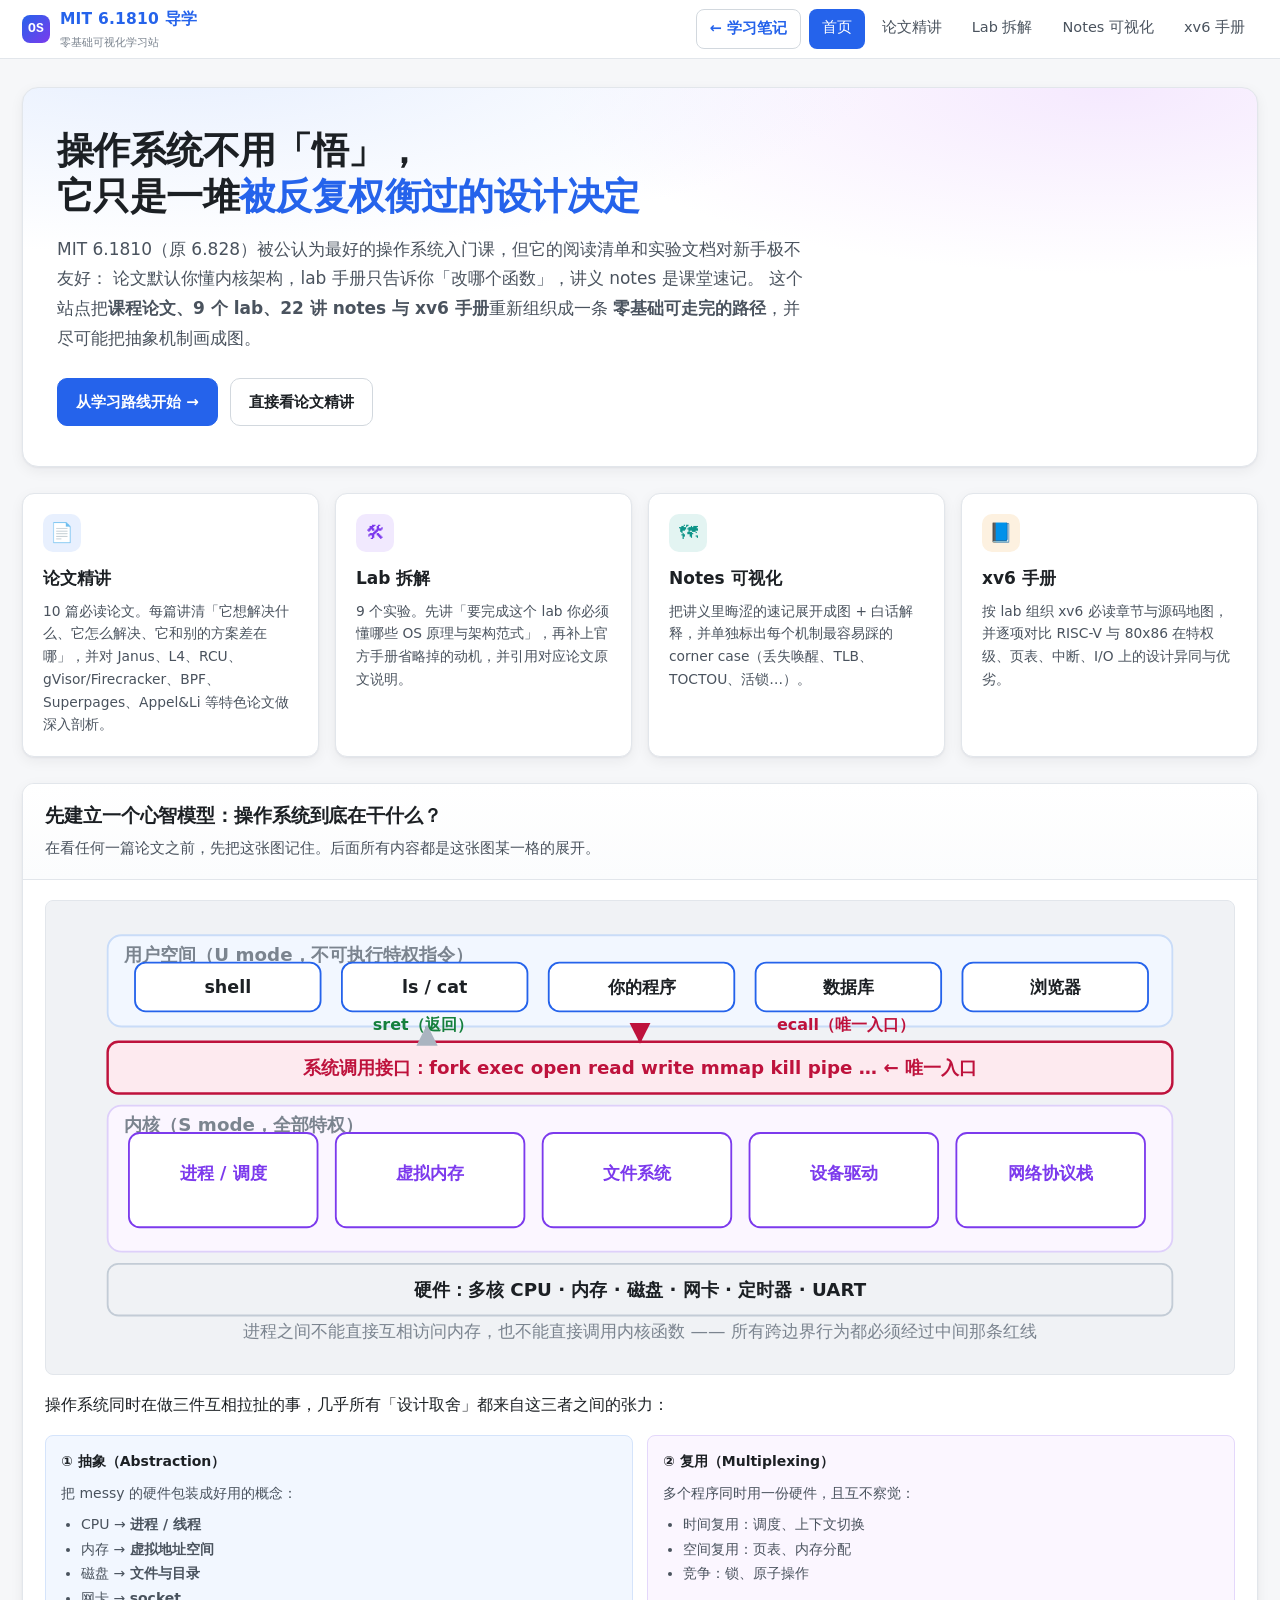
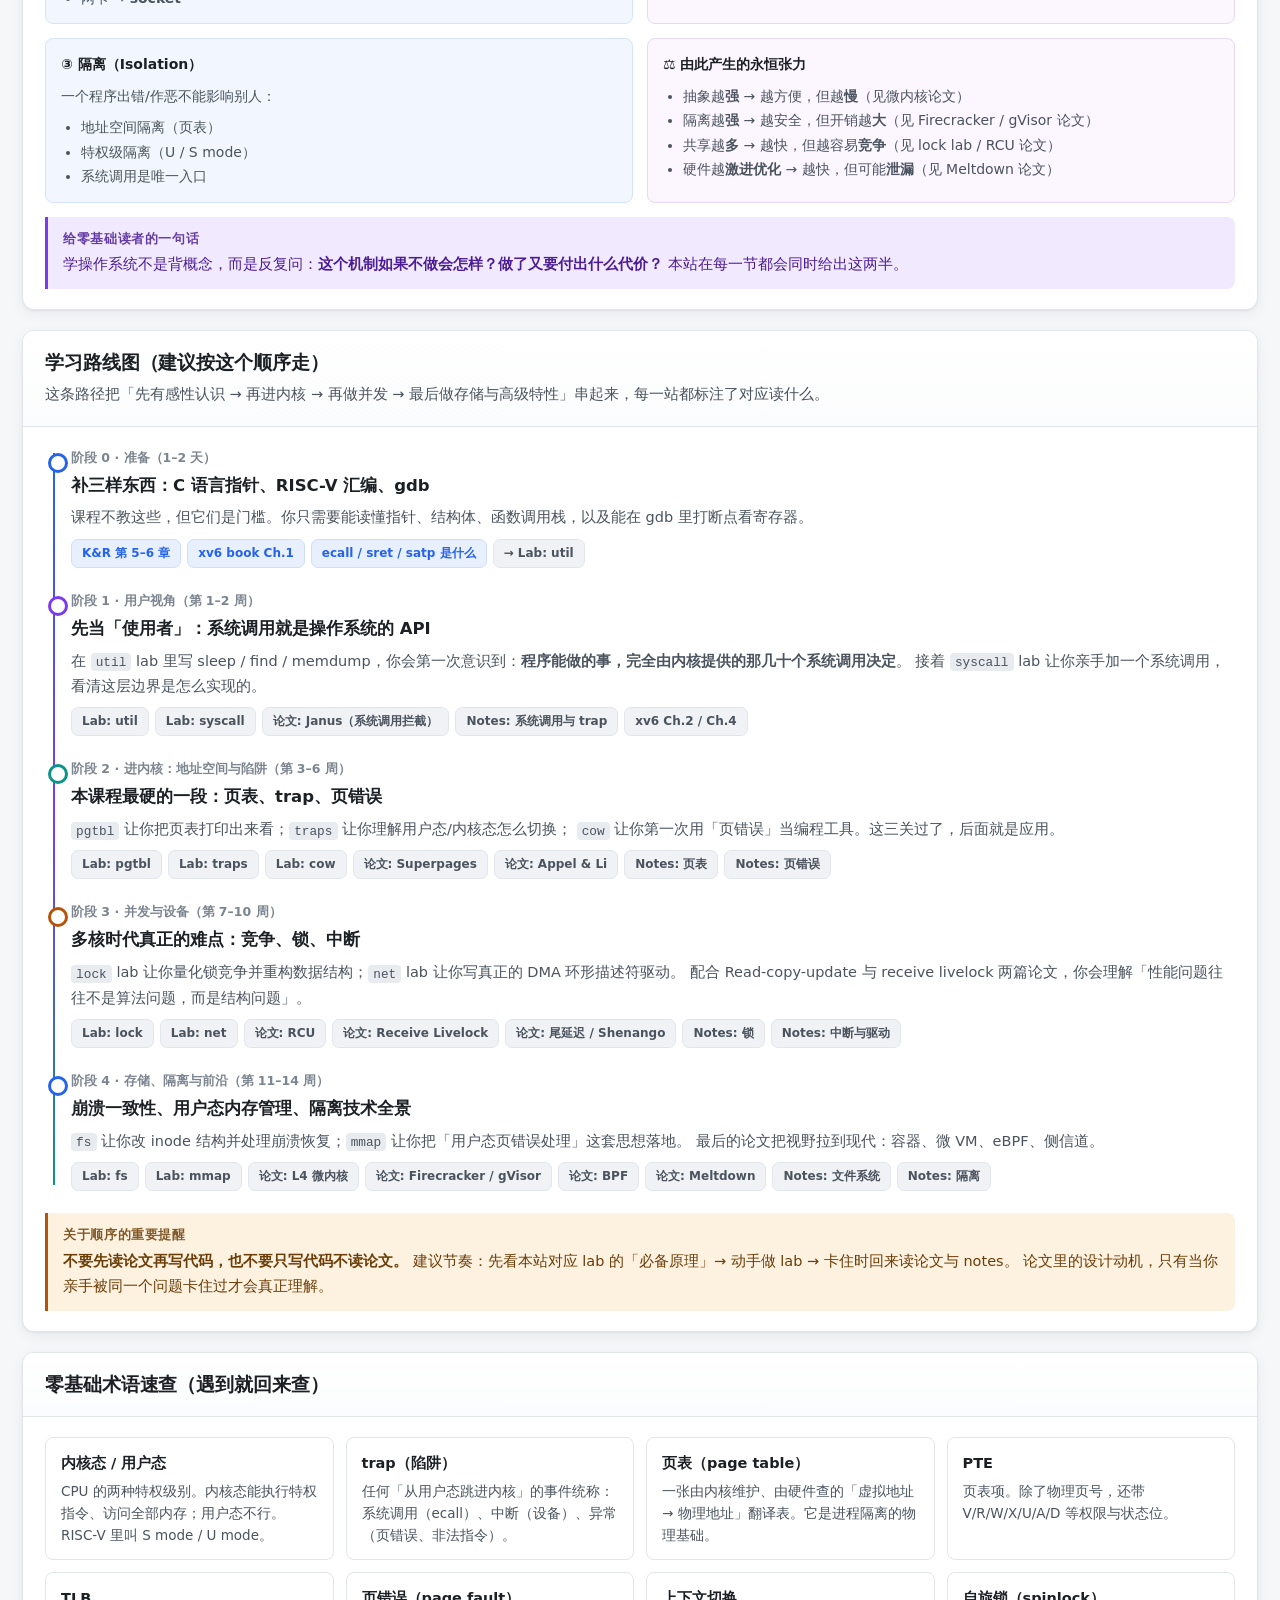
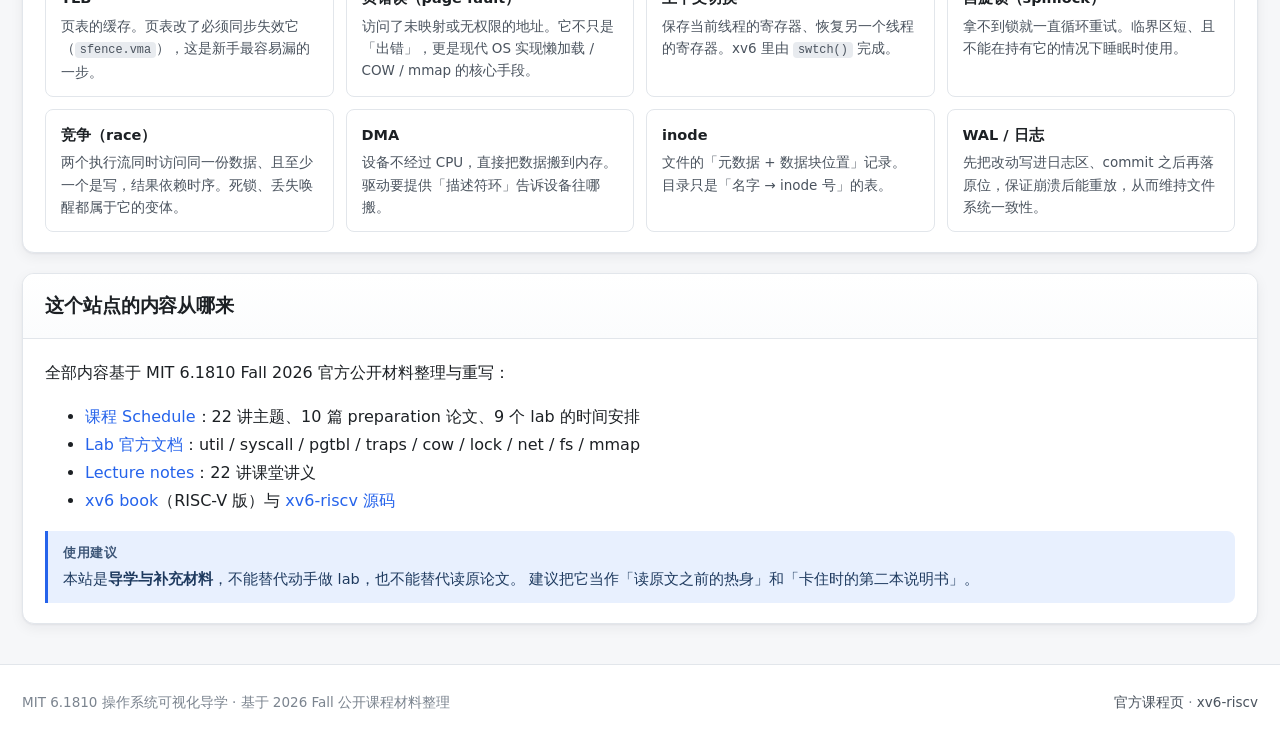
<file: notes/mit-61810-operating-systems/index.html>
<!DOCTYPE html>
<html lang="zh-CN">
<head>
<meta charset="utf-8">
<meta name="viewport" content="width=device-width,initial-scale=1">
<title>MIT 6.1810 操作系统可视化导学 · 零基础友好</title>
<meta name="description" content="面向零基础初学者的 MIT 6.1810（原 6.828）操作系统课程可视化学习站：论文精讲、Lab 原理拆解、Notes 可视化、xv6 与 x86 对比。">
<link rel="stylesheet" href="assets/style.css">
</head>
<body>

<header class="topbar">
  <div class="topbar-in">
    <a class="brand" href="index.html">
      <span class="mark">OS</span>
      <span>MIT 6.1810 导学<small>零基础可视化学习站</small></span>
    </a>
    <nav class="navlinks">
      <a class="back" href="../../index.html">← 学习笔记</a>
      <a href="index.html">首页</a>
      <a href="papers.html">论文精讲</a>
      <a href="labs.html">Lab 拆解</a>
      <a href="notes.html">Notes 可视化</a>
      <a href="xv6.html">xv6 手册</a>
    </nav>
  </div>
</header>

<main class="wrap">

  <section class="hero">
    <h1>操作系统不用「悟」，<br>它只是一堆<em>被反复权衡过的设计决定</em></h1>
    <p class="lede">
      MIT 6.1810（原 6.828）被公认为最好的操作系统入门课，但它的阅读清单和实验文档对新手极不友好：
      论文默认你懂内核架构，lab 手册只告诉你「改哪个函数」，讲义 notes 是课堂速记。
      这个站点把<strong>课程论文、9 个 lab、22 讲 notes 与 xv6 手册</strong>重新组织成一条
      <strong>零基础可走完的路径</strong>，并尽可能把抽象机制画成图。
    </p>
    <div class="hero-cta">
      <a class="btn" href="#roadmap">从学习路线开始 →</a>
      <a class="btn ghost" href="papers.html">直接看论文精讲</a>
    </div>
  </section>

  <!-- 四大板块 -->
  <div class="pillars">
    <a class="pillar" href="papers.html">
      <div class="ico" style="background:var(--accent-soft);color:var(--accent)">📄</div>
      <h3>论文精讲</h3>
      <p>10 篇必读论文。每篇讲清「它想解决什么、它怎么解决、它和别的方案差在哪」，并对 Janus、L4、RCU、gVisor/Firecracker、BPF、Superpages、Appel&amp;Li 等特色论文做深入剖析。</p>
    </a>
    <a class="pillar" href="labs.html">
      <div class="ico" style="background:var(--accent-2-soft);color:var(--accent-2)">🛠</div>
      <h3>Lab 拆解</h3>
      <p>9 个实验。先讲「要完成这个 lab 你必须懂哪些 OS 原理与架构范式」，再补上官方手册省略掉的动机，并引用对应论文原文说明。</p>
    </a>
    <a class="pillar" href="notes.html">
      <div class="ico" style="background:var(--teal-soft);color:var(--teal)">🗺</div>
      <h3>Notes 可视化</h3>
      <p>把讲义里晦涩的速记展开成图 + 白话解释，并单独标出每个机制最容易踩的 corner case（丢失唤醒、TLB、TOCTOU、活锁…）。</p>
    </a>
    <a class="pillar" href="xv6.html">
      <div class="ico" style="background:var(--amber-soft);color:var(--amber)">📘</div>
      <h3>xv6 手册</h3>
      <p>按 lab 组织 xv6 必读章节与源码地图，并逐项对比 RISC-V 与 80x86 在特权级、页表、中断、I/O 上的设计异同与优劣。</p>
    </a>
  </div>

  <!-- 操作系统到底在干什么 -->
  <div class="card" style="margin-top:26px">
    <div class="card-hd"><h3>先建立一个心智模型：操作系统到底在干什么？</h3>
      <p class="sub">在看任何一篇论文之前，先把这张图记住。后面所有内容都是这张图某一格的展开。</p>
    </div>
    <div class="card-bd">
      <div class="viz" id="v-oslayers"></div>
      <p>操作系统同时在做三件互相拉扯的事，几乎所有「设计取舍」都来自这三者之间的张力：</p>
      <div class="vs">
        <div class="a"><h5>① 抽象（Abstraction）</h5>
          <p>把 messy 的硬件包装成好用的概念：</p>
          <ul><li>CPU → <b>进程 / 线程</b></li><li>内存 → <b>虚拟地址空间</b></li><li>磁盘 → <b>文件与目录</b></li><li>网卡 → <b>socket</b></li></ul>
        </div>
        <div class="b"><h5>② 复用（Multiplexing）</h5>
          <p>多个程序同时用一份硬件，且互不察觉：</p>
          <ul><li>时间复用：调度、上下文切换</li><li>空间复用：页表、内存分配</li><li>竞争：锁、原子操作</li></ul>
        </div>
      </div>
      <div class="vs">
        <div class="a"><h5>③ 隔离（Isolation）</h5>
          <p>一个程序出错/作恶不能影响别人：</p>
          <ul><li>地址空间隔离（页表）</li><li>特权级隔离（U / S mode）</li><li>系统调用是唯一入口</li></ul>
        </div>
        <div class="b"><h5>⚖️ 由此产生的永恒张力</h5>
          <ul>
            <li>抽象越<b>强</b> → 越方便，但越<b>慢</b>（见微内核论文）</li>
            <li>隔离越<b>强</b> → 越安全，但开销越<b>大</b>（见 Firecracker / gVisor 论文）</li>
            <li>共享越<b>多</b> → 越快，但越容易<b>竞争</b>（见 lock lab / RCU 论文）</li>
            <li>硬件越<b>激进优化</b> → 越快，但可能<b>泄漏</b>（见 Meltdown 论文）</li>
          </ul>
        </div>
      </div>
      <div class="note purple"><span class="nt">给零基础读者的一句话</span>
        学操作系统不是背概念，而是反复问：<b>这个机制如果不做会怎样？做了又要付出什么代价？</b>
        本站在每一节都会同时给出这两半。
      </div>
    </div>
  </div>

  <!-- 学习路线图 -->
  <div class="card" id="roadmap">
    <div class="card-hd"><h3>学习路线图（建议按这个顺序走）</h3>
      <p class="sub">这条路径把「先有感性认识 → 再进内核 → 再做并发 → 最后做存储与高级特性」串起来，每一站都标注了对应读什么。</p>
    </div>
    <div class="card-bd">
      <div class="road">

        <div class="rnode">
          <div class="rmeta">阶段 0 · 准备（1–2 天）</div>
          <h4>补三样东西：C 语言指针、RISC-V 汇编、gdb</h4>
          <p>课程不教这些，但它们是门槛。你只需要能读懂指针、结构体、函数调用栈，以及能在 gdb 里打断点看寄存器。</p>
          <div class="chips">
            <span class="chip on">K&amp;R 第 5–6 章</span>
            <span class="chip on">xv6 book Ch.1</span>
            <span class="chip on">ecall / sret / satp 是什么</span>
            <a class="chip" href="labs.html#lab-util">→ Lab: util</a>
          </div>
        </div>

        <div class="rnode">
          <div class="rmeta">阶段 1 · 用户视角（第 1–2 周）</div>
          <h4>先当「使用者」：系统调用就是操作系统的 API</h4>
          <p>在 <code>util</code> lab 里写 sleep / find / memdump，你会第一次意识到：<b>程序能做的事，完全由内核提供的那几十个系统调用决定</b>。
             接着 <code>syscall</code> lab 让你亲手加一个系统调用，看清这层边界是怎么实现的。</p>
          <div class="chips">
            <a class="chip" href="labs.html#lab-util">Lab: util</a>
            <a class="chip" href="labs.html#lab-syscall">Lab: syscall</a>
            <a class="chip" href="papers.html#p-janus">论文: Janus（系统调用拦截）</a>
            <a class="chip" href="notes.html#n-syscall">Notes: 系统调用与 trap</a>
            <a class="chip" href="xv6.html#x-ch2">xv6 Ch.2 / Ch.4</a>
          </div>
        </div>

        <div class="rnode">
          <div class="rmeta">阶段 2 · 进内核：地址空间与陷阱（第 3–6 周）</div>
          <h4>本课程最硬的一段：页表、trap、页错误</h4>
          <p><code>pgtbl</code> 让你把页表打印出来看；<code>traps</code> 让你理解用户态/内核态怎么切换；
             <code>cow</code> 让你第一次用「页错误」当编程工具。这三关过了，后面就是应用。</p>
          <div class="chips">
            <a class="chip" href="labs.html#lab-pgtbl">Lab: pgtbl</a>
            <a class="chip" href="labs.html#lab-traps">Lab: traps</a>
            <a class="chip" href="labs.html#lab-cow">Lab: cow</a>
            <a class="chip" href="papers.html#p-superpages">论文: Superpages</a>
            <a class="chip" href="papers.html#p-uvm">论文: Appel &amp; Li</a>
            <a class="chip" href="notes.html#n-pagetable">Notes: 页表</a>
            <a class="chip" href="notes.html#n-pagefault">Notes: 页错误</a>
          </div>
        </div>

        <div class="rnode">
          <div class="rmeta">阶段 3 · 并发与设备（第 7–10 周）</div>
          <h4>多核时代真正的难点：竞争、锁、中断</h4>
          <p><code>lock</code> lab 让你量化锁竞争并重构数据结构；<code>net</code> lab 让你写真正的 DMA 环形描述符驱动。
             配合 Read-copy-update 与 receive livelock 两篇论文，你会理解「性能问题往往不是算法问题，而是结构问题」。</p>
          <div class="chips">
            <a class="chip" href="labs.html#lab-lock">Lab: lock</a>
            <a class="chip" href="labs.html#lab-net">Lab: net</a>
            <a class="chip" href="papers.html#p-rcu">论文: RCU</a>
            <a class="chip" href="papers.html#p-livelock">论文: Receive Livelock</a>
            <a class="chip" href="papers.html#p-latency">论文: 尾延迟 / Shenango</a>
            <a class="chip" href="notes.html#n-lock">Notes: 锁</a>
            <a class="chip" href="notes.html#n-driver">Notes: 中断与驱动</a>
          </div>
        </div>

        <div class="rnode">
          <div class="rmeta">阶段 4 · 存储、隔离与前沿（第 11–14 周）</div>
          <h4>崩溃一致性、用户态内存管理、隔离技术全景</h4>
          <p><code>fs</code> 让你改 inode 结构并处理崩溃恢复；<code>mmap</code> 让你把「用户态页错误处理」这套思想落地。
             最后的论文把视野拉到现代：容器、微 VM、eBPF、侧信道。</p>
          <div class="chips">
            <a class="chip" href="labs.html#lab-fs">Lab: fs</a>
            <a class="chip" href="labs.html#lab-mmap">Lab: mmap</a>
            <a class="chip" href="papers.html#p-microkernel">论文: L4 微内核</a>
            <a class="chip" href="papers.html#p-blending">论文: Firecracker / gVisor</a>
            <a class="chip" href="papers.html#p-bpf">论文: BPF</a>
            <a class="chip" href="papers.html#p-meltdown">论文: Meltdown</a>
            <a class="chip" href="notes.html#n-fs">Notes: 文件系统</a>
            <a class="chip" href="notes.html#n-isolation">Notes: 隔离</a>
          </div>
        </div>

      </div>

      <div class="note warn"><span class="nt">关于顺序的重要提醒</span>
        <b>不要先读论文再写代码，也不要只写代码不读论文。</b>
        建议节奏：先看本站对应 lab 的「必备原理」→ 动手做 lab → 卡住时回来读论文与 notes。
        论文里的设计动机，只有当你亲手被同一个问题卡住过才会真正理解。
      </div>
    </div>
  </div>

  <!-- 术语表 -->
  <div class="card">
    <div class="card-hd"><h3>零基础术语速查（遇到就回来查）</h3></div>
    <div class="card-bd">
      <dl class="gloss">
        <div class="gitem"><dt>内核态 / 用户态</dt><dd>CPU 的两种特权级别。内核态能执行特权指令、访问全部内存；用户态不行。RISC-V 里叫 S mode / U mode。</dd></div>
        <div class="gitem"><dt>trap（陷阱）</dt><dd>任何「从用户态跳进内核」的事件统称：系统调用（ecall）、中断（设备）、异常（页错误、非法指令）。</dd></div>
        <div class="gitem"><dt>页表（page table）</dt><dd>一张由内核维护、由硬件查的「虚拟地址 → 物理地址」翻译表。它是进程隔离的物理基础。</dd></div>
        <div class="gitem"><dt>PTE</dt><dd>页表项。除了物理页号，还带 V/R/W/X/U/A/D 等权限与状态位。</dd></div>
        <div class="gitem"><dt>TLB</dt><dd>页表的缓存。页表改了必须同步失效它（<code>sfence.vma</code>），这是新手最容易漏的一步。</dd></div>
        <div class="gitem"><dt>页错误（page fault）</dt><dd>访问了未映射或无权限的地址。它不只是「出错」，更是现代 OS 实现懒加载 / COW / mmap 的核心手段。</dd></div>
        <div class="gitem"><dt>上下文切换</dt><dd>保存当前线程的寄存器、恢复另一个线程的寄存器。xv6 里由 <code>swtch()</code> 完成。</dd></div>
        <div class="gitem"><dt>自旋锁（spinlock）</dt><dd>拿不到锁就一直循环重试。临界区短、且不能在持有它的情况下睡眠时使用。</dd></div>
        <div class="gitem"><dt>竞争（race）</dt><dd>两个执行流同时访问同一份数据、且至少一个是写，结果依赖时序。死锁、丢失唤醒都属于它的变体。</dd></div>
        <div class="gitem"><dt>DMA</dt><dd>设备不经过 CPU，直接把数据搬到内存。驱动要提供「描述符环」告诉设备往哪搬。</dd></div>
        <div class="gitem"><dt>inode</dt><dd>文件的「元数据 + 数据块位置」记录。目录只是「名字 → inode 号」的表。</dd></div>
        <div class="gitem"><dt>WAL / 日志</dt><dd>先把改动写进日志区、commit 之后再落原位，保证崩溃后能重放，从而维持文件系统一致性。</dd></div>
      </dl>
    </div>
  </div>

  <div class="card">
    <div class="card-hd"><h3>这个站点的内容从哪来</h3></div>
    <div class="card-bd">
      <p>全部内容基于 MIT 6.1810 Fall 2026 官方公开材料整理与重写：</p>
      <ul>
        <li><a href="https://pdos.csail.mit.edu/6.1810/2026/schedule.html" target="_blank" rel="noopener">课程 Schedule</a>：22 讲主题、10 篇 preparation 论文、9 个 lab 的时间安排</li>
        <li><a href="https://pdos.csail.mit.edu/6.1810/2026/labs/" target="_blank" rel="noopener">Lab 官方文档</a>：util / syscall / pgtbl / traps / cow / lock / net / fs / mmap</li>
        <li><a href="https://pdos.csail.mit.edu/6.1810/2026/lec/" target="_blank" rel="noopener">Lecture notes</a>：22 讲课堂讲义</li>
        <li><a href="https://mit-pdos.github.io/xv6-riscv-book/" target="_blank" rel="noopener">xv6 book</a>（RISC-V 版）与 <a href="https://github.com/mit-pdos/xv6-riscv" target="_blank" rel="noopener">xv6-riscv 源码</a></li>
      </ul>
      <div class="note"><span class="nt">使用建议</span>
        本站是<strong>导学与补充材料</strong>，不能替代动手做 lab，也不能替代读原论文。
        建议把它当作「读原文之前的热身」和「卡住时的第二本说明书」。
      </div>
    </div>
  </div>

</main>

<footer>
  <div class="fin">
    <span>MIT 6.1810 操作系统可视化导学 · 基于 2026 Fall 公开课程材料整理</span>
    <span><a href="https://pdos.csail.mit.edu/6.1810/2026/schedule.html" target="_blank" rel="noopener">官方课程页</a> · <a href="https://github.com/mit-pdos/xv6-riscv" target="_blank" rel="noopener">xv6-riscv</a></span>
  </div>
</footer>

<a class="totop" id="totop" href="#">↑</a>

<script src="assets/viz.js"></script>
<script src="assets/app.js"></script>
<script>
(function(){
  var el = document.getElementById('v-oslayers');
  if (el && window.VIZ && VIZ.oslayers) el.innerHTML = VIZ.oslayers();
  var btn = document.getElementById('totop');
  if (btn) {
    btn.addEventListener('click', function(e){ e.preventDefault(); window.scrollTo({top:0,behavior:'smooth'}); });
    window.addEventListener('scroll', function(){
      btn.classList.toggle('show', window.scrollY > 400);
    }, {passive:true});
  }
})();
</script>
</body>
</html>
</file>
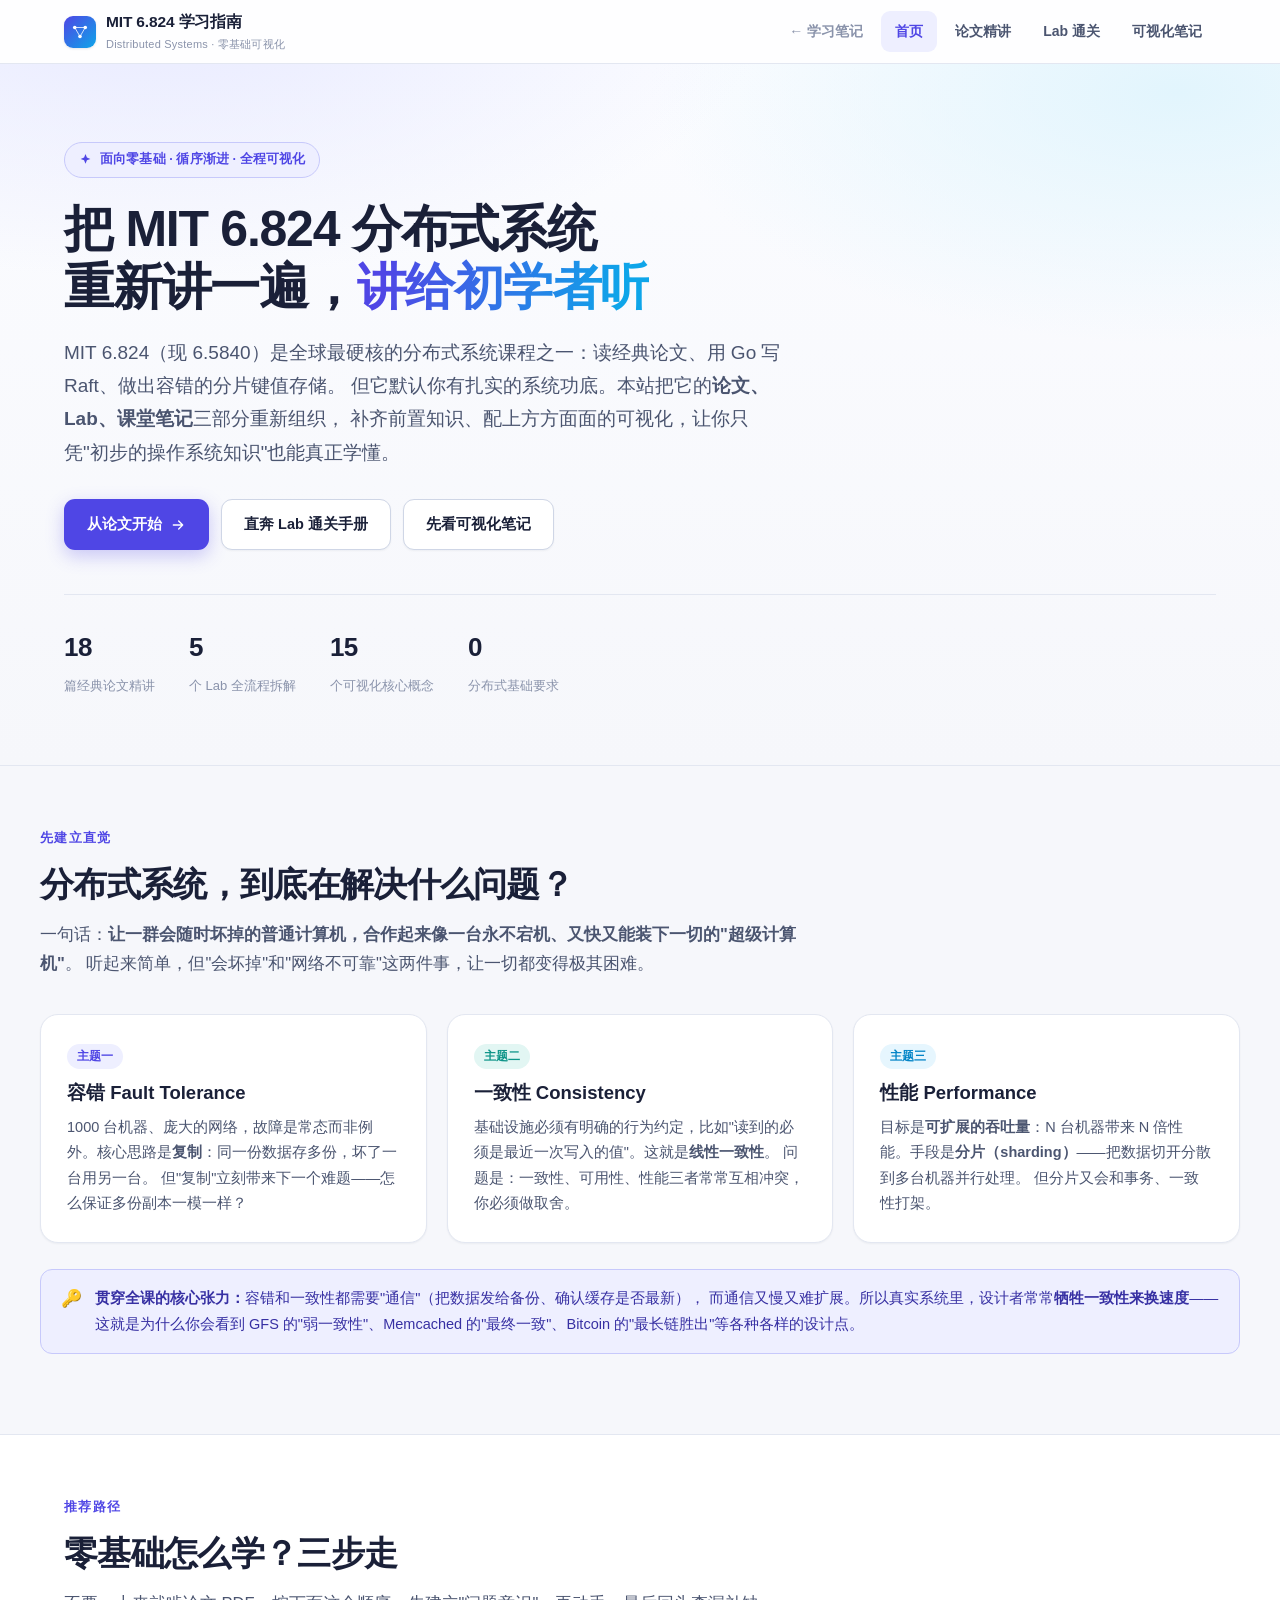
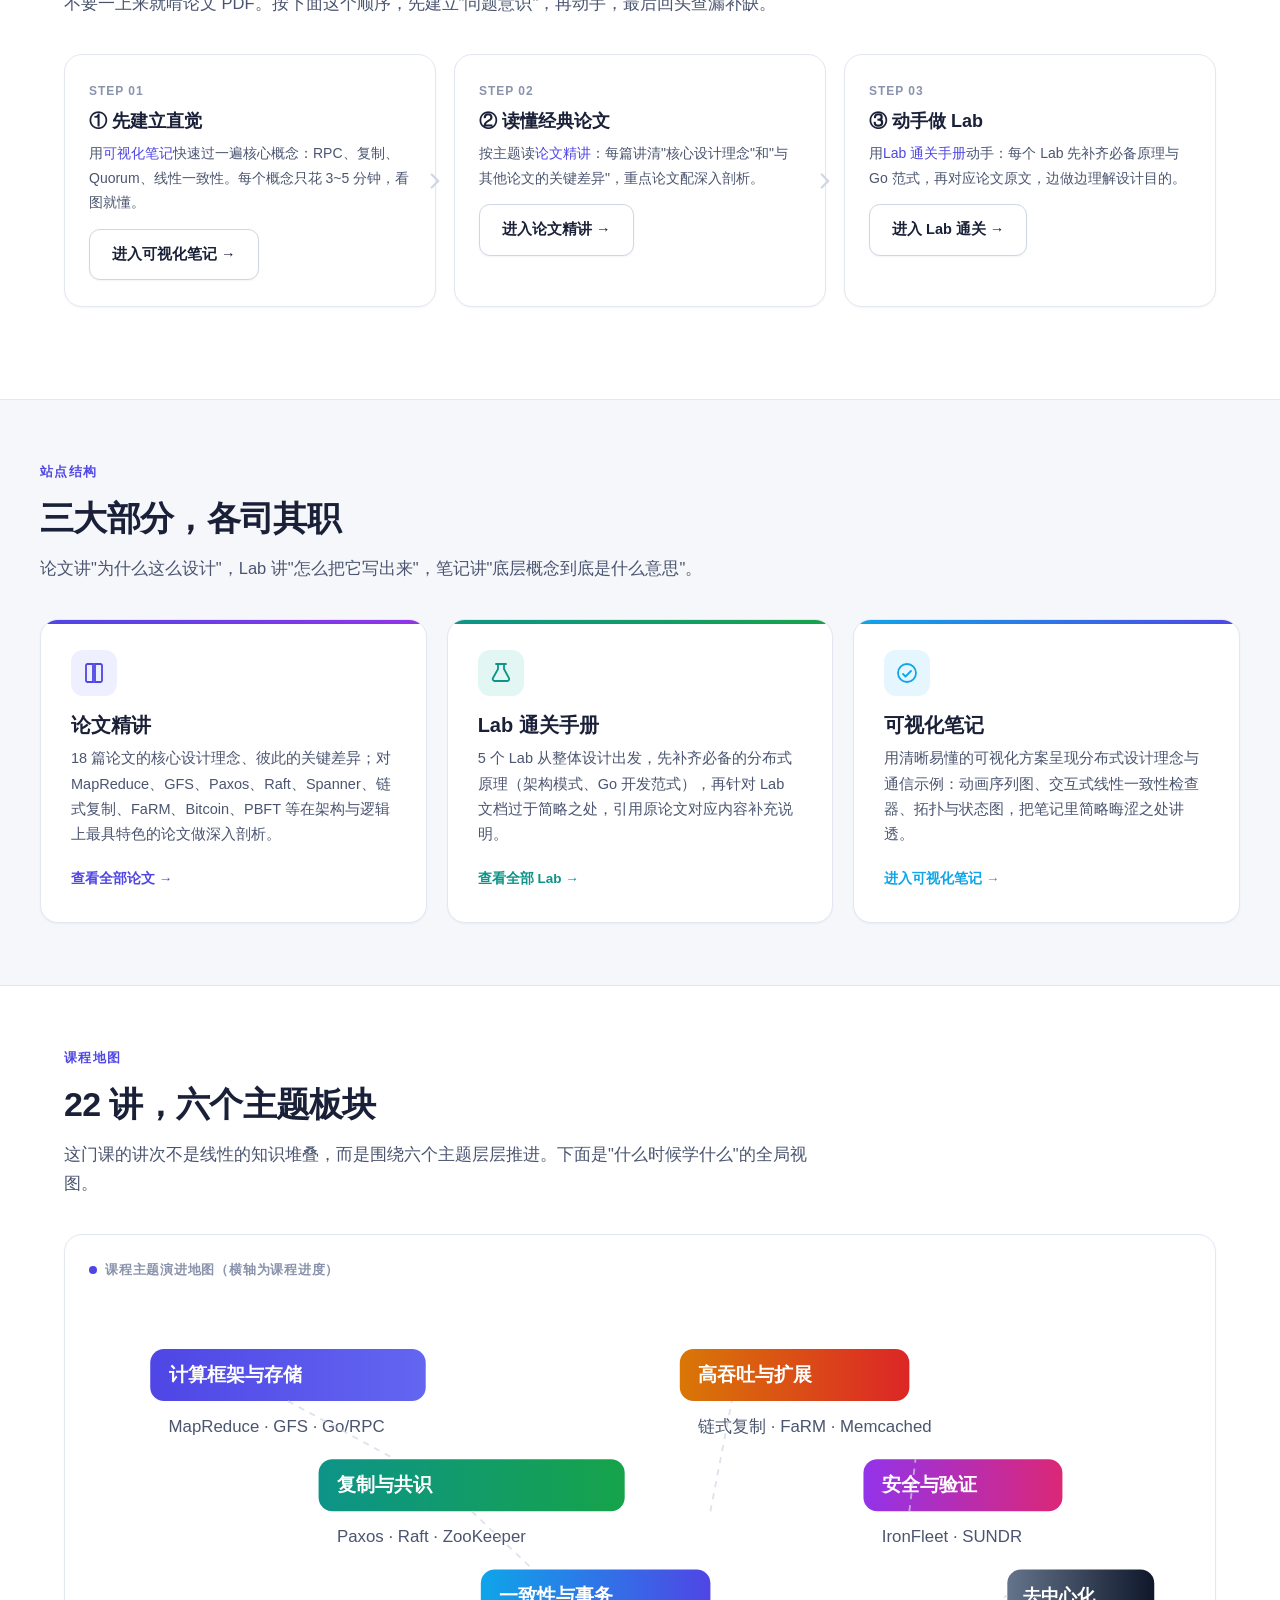
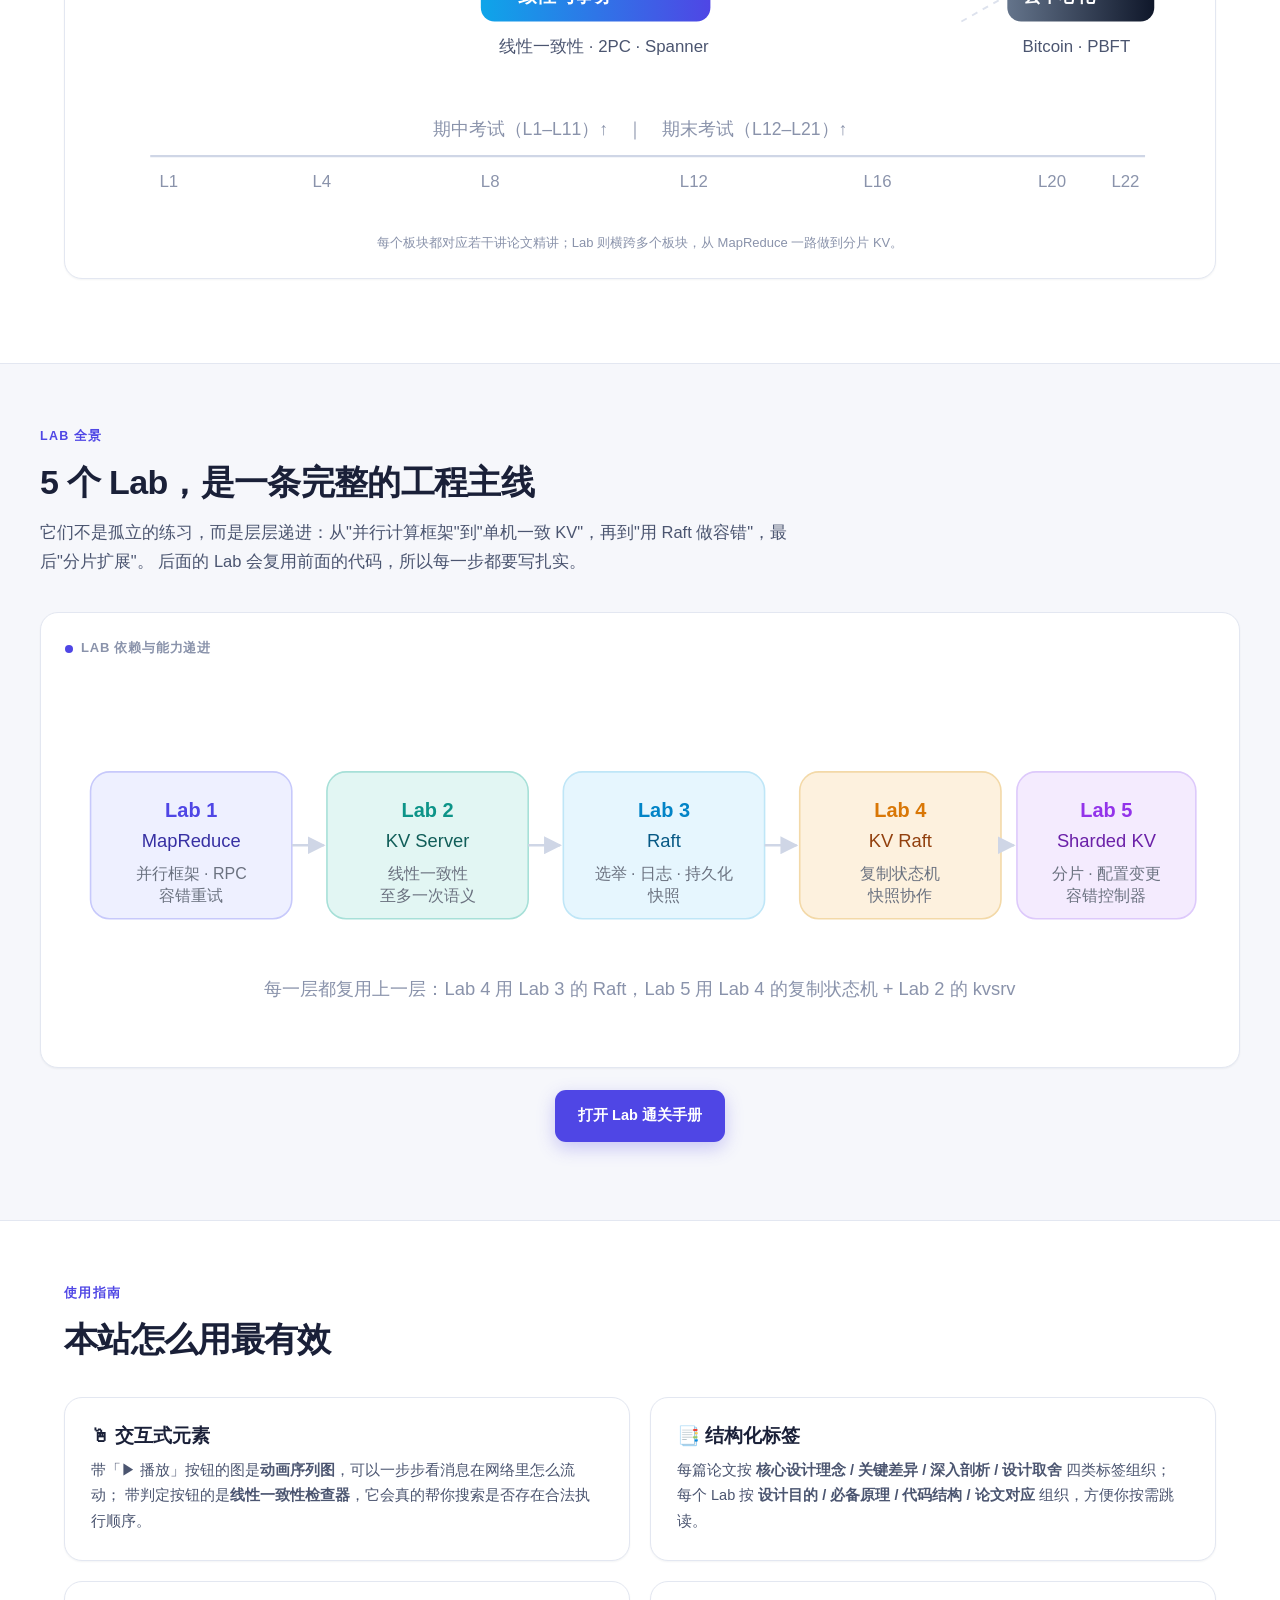
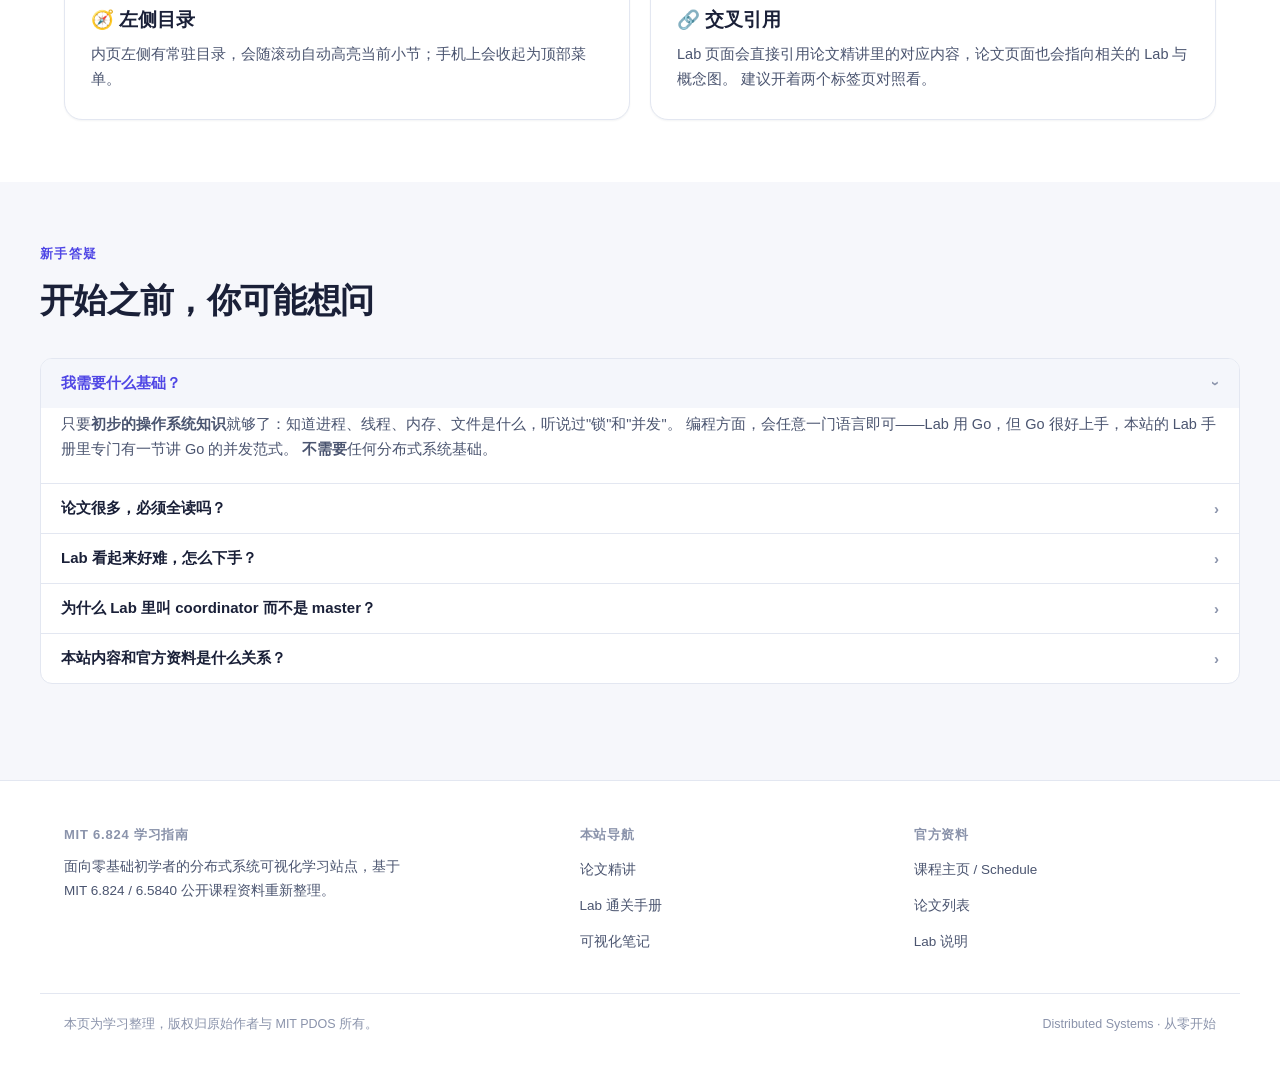
<file: notes/mit-6824-distributed-systems/index.html>
<!DOCTYPE html>
<html lang="zh-CN">
<head>
<meta charset="UTF-8">
<meta name="viewport" content="width=device-width, initial-scale=1.0">
<title>MIT 6.824 分布式系统 · 零基础可视化学习指南</title>
<meta name="description" content="面向零基础初学者的 MIT 6.824（6.5840）分布式系统课程可视化学习指南：论文精讲、Lab 通关手册、可视化概念库。">
<link rel="stylesheet" href="assets/style.css">
</head>
<body>

<!-- 导航 -->
<header class="nav">
  <div class="nav-inner">
    <a class="brand" href="index.html">
      <span class="logo">
        <svg width="18" height="18" viewBox="0 0 24 24" fill="none"><circle cx="5" cy="6" r="2.4" fill="#fff"/><circle cx="19" cy="6" r="2.4" fill="#fff"/><circle cx="12" cy="18" r="2.4" fill="#fff"/><path d="M5 6h14M5 6l7 12M19 6l-7 12" stroke="#fff" stroke-width="1.3" opacity=".8"/></svg>
      </span>
      <span>MIT 6.824 学习指南<small>Distributed Systems · 零基础可视化</small></span>
    </a>
    <button class="nav-toggle" aria-label="菜单"><span></span><span></span><span></span></button>
    <nav class="nav-links">
      <a class="nav-back" href="../../index.html">← 学习笔记</a>
      <a href="index.html">首页</a>
      <a href="papers.html">论文精讲</a>
      <a href="labs.html">Lab 通关</a>
      <a href="notes.html">可视化笔记</a>
    </nav>
  </div>
</header>

<!-- Hero -->
<section class="hero">
  <div class="hero-inner">
    <span class="eyebrow">
      <svg width="13" height="13" viewBox="0 0 24 24" fill="none"><path d="M12 2l2.6 6.5L21 11l-6.4 2.5L12 20l-2.6-6.5L3 11l6.4-2.5L12 2z" fill="currentColor"/></svg>
      面向零基础 · 循序渐进 · 全程可视化
    </span>
    <h1>把 MIT 6.824 分布式系统<br>重新讲一遍，<span class="grad">讲给初学者听</span></h1>
    <p class="lede">
      MIT 6.824（现 6.5840）是全球最硬核的分布式系统课程之一：读经典论文、用 Go 写 Raft、做出容错的分片键值存储。
      但它默认你有扎实的系统功底。本站把它的<b>论文、Lab、课堂笔记</b>三部分重新组织，
      补齐前置知识、配上方方面面的可视化，让你只凭"初步的操作系统知识"也能真正学懂。
    </p>
    <div class="hero-cta">
      <a class="btn btn-primary" href="papers.html">从论文开始
        <svg width="16" height="16" viewBox="0 0 24 24" fill="none"><path d="M5 12h14M13 6l6 6-6 6" stroke="currentColor" stroke-width="2" stroke-linecap="round" stroke-linejoin="round"/></svg>
      </a>
      <a class="btn btn-ghost" href="labs.html">直奔 Lab 通关手册</a>
      <a class="btn btn-ghost" href="notes.html">先看可视化笔记</a>
    </div>
    <div class="hero-stats">
      <div class="s"><b>18</b><span>篇经典论文精讲</span></div>
      <div class="s"><b>5</b><span>个 Lab 全流程拆解</span></div>
      <div class="s"><b>15</b><span>个可视化核心概念</span></div>
      <div class="s"><b>0</b><span>分布式基础要求</span></div>
    </div>
  </div>
</section>

<!-- 这门课在讲什么 -->
<section class="section wrap reveal">
  <div class="section-head">
    <div class="kicker">先建立直觉</div>
    <h2>分布式系统，到底在解决什么问题？</h2>
    <p>一句话：<b>让一群会随时坏掉的普通计算机，合作起来像一台永不宕机、又快又能装下一切的"超级计算机"</b>。
       听起来简单，但"会坏掉"和"网络不可靠"这两件事，让一切都变得极其困难。</p>
  </div>

  <div class="grid grid-3">
    <div class="card hover">
      <span class="tag tag-indigo">主题一</span>
      <h3 style="margin-top:12px">容错 Fault Tolerance</h3>
      <p>1000 台机器、庞大的网络，故障是常态而非例外。核心思路是<b>复制</b>：同一份数据存多份，坏了一台用另一台。
         但"复制"立刻带来下一个难题——怎么保证多份副本一模一样？</p>
    </div>
    <div class="card hover">
      <span class="tag tag-teal">主题二</span>
      <h3 style="margin-top:12px">一致性 Consistency</h3>
      <p>基础设施必须有明确的行为约定，比如"读到的必须是最近一次写入的值"。这就是<b>线性一致性</b>。
         问题是：一致性、可用性、性能三者常常互相冲突，你必须做取舍。</p>
    </div>
    <div class="card hover">
      <span class="tag tag-sky">主题三</span>
      <h3 style="margin-top:12px">性能 Performance</h3>
      <p>目标是<b>可扩展的吞吐量</b>：N 台机器带来 N 倍性能。手段是<b>分片（sharding）</b>——把数据切开分散到多台机器并行处理。
         但分片又会和事务、一致性打架。</p>
    </div>
  </div>

  <div class="note-box nb-key" style="margin-top:26px">
    <span class="nb-ic">🔑</span>
    <div>
      <p><strong>贯穿全课的核心张力：</strong>容错和一致性都需要"通信"（把数据发给备份、确认缓存是否最新），
         而通信又慢又难扩展。所以真实系统里，设计者常常<b>牺牲一致性来换速度</b>——
         这就是为什么你会看到 GFS 的"弱一致性"、Memcached 的"最终一致"、Bitcoin 的"最长链胜出"等各种各样的设计点。</p>
    </div>
  </div>
</section>

<!-- 学习路径 -->
<section class="section" style="background:var(--surface);border-top:1px solid var(--border);border-bottom:1px solid var(--border)">
  <div class="wrap reveal">
    <div class="section-head">
      <div class="kicker">推荐路径</div>
      <h2>零基础怎么学？三步走</h2>
      <p>不要一上来就啃论文 PDF。按下面这个顺序，先建立"问题意识"，再动手，最后回头查漏补缺。</p>
    </div>
    <div class="path">
      <div class="path-step">
        <div class="n">STEP 01</div>
        <h3>① 先建立直觉</h3>
        <p>用<a href="notes.html">可视化笔记</a>快速过一遍核心概念：RPC、复制、Quorum、线性一致性。每个概念只花 3~5 分钟，看图就懂。</p>
        <a class="btn btn-ghost" href="notes.html">进入可视化笔记 →</a>
        <span class="arrow"><svg width="26" height="26" viewBox="0 0 24 24" fill="none"><path d="M9 6l6 6-6 6" stroke="currentColor" stroke-width="2" stroke-linecap="round" stroke-linejoin="round"/></svg></span>
      </div>
      <div class="path-step">
        <div class="n">STEP 02</div>
        <h3>② 读懂经典论文</h3>
        <p>按主题读<a href="papers.html">论文精讲</a>：每篇讲清"核心设计理念"和"与其他论文的关键差异"，重点论文配深入剖析。</p>
        <a class="btn btn-ghost" href="papers.html">进入论文精讲 →</a>
        <span class="arrow"><svg width="26" height="26" viewBox="0 0 24 24" fill="none"><path d="M9 6l6 6-6 6" stroke="currentColor" stroke-width="2" stroke-linecap="round" stroke-linejoin="round"/></svg></span>
      </div>
      <div class="path-step">
        <div class="n">STEP 03</div>
        <h3>③ 动手做 Lab</h3>
        <p>用<a href="labs.html">Lab 通关手册</a>动手：每个 Lab 先补齐必备原理与 Go 范式，再对应论文原文，边做边理解设计目的。</p>
        <a class="btn btn-ghost" href="labs.html">进入 Lab 通关 →</a>
      </div>
    </div>
  </div>
</section>

<!-- 三大部分 -->
<section class="section wrap reveal">
  <div class="section-head">
    <div class="kicker">站点结构</div>
    <h2>三大部分，各司其职</h2>
    <p>论文讲"为什么这么设计"，Lab 讲"怎么把它写出来"，笔记讲"底层概念到底是什么意思"。</p>
  </div>
  <div class="grid grid-3">
    <a class="entry-card c-papers" href="papers.html">
      <div class="ic"><svg width="24" height="24" viewBox="0 0 24 24" fill="none"><path d="M4 4.5A1.5 1.5 0 015.5 3H11v18H5.5A1.5 1.5 0 014 19.5v-15z" stroke="currentColor" stroke-width="1.8"/><path d="M20 4.5A1.5 1.5 0 0018.5 3H13v18h5.5A1.5 1.5 0 0020 19.5v-15z" stroke="currentColor" stroke-width="1.8"/></svg></div>
      <h3>论文精讲</h3>
      <p>18 篇论文的核心设计理念、彼此的关键差异；对 MapReduce、GFS、Paxos、Raft、Spanner、链式复制、FaRM、Bitcoin、PBFT 等在架构与逻辑上最具特色的论文做深入剖析。</p>
      <span class="more">查看全部论文 →</span>
    </a>
    <a class="entry-card c-labs" href="labs.html">
      <div class="ic"><svg width="24" height="24" viewBox="0 0 24 24" fill="none"><path d="M9 3v5l-5 9a2 2 0 001.8 3h12.4A2 2 0 0019.9 17L15 8V3" stroke="currentColor" stroke-width="1.8" stroke-linejoin="round"/><path d="M7 3h10" stroke="currentColor" stroke-width="1.8" stroke-linecap="round"/></svg></div>
      <h3>Lab 通关手册</h3>
      <p>5 个 Lab 从整体设计出发，先补齐必备的分布式原理（架构模式、Go 开发范式），再针对 Lab 文档过于简略之处，引用原论文对应内容补充说明。</p>
      <span class="more">查看全部 Lab →</span>
    </a>
    <a class="entry-card c-notes" href="notes.html">
      <div class="ic"><svg width="24" height="24" viewBox="0 0 24 24" fill="none"><circle cx="12" cy="12" r="9" stroke="currentColor" stroke-width="1.8"/><path d="M8 13l2.5 2.5L16 10" stroke="currentColor" stroke-width="1.8" stroke-linecap="round" stroke-linejoin="round"/></svg></div>
      <h3>可视化笔记</h3>
      <p>用清晰易懂的可视化方案呈现分布式设计理念与通信示例：动画序列图、交互式线性一致性检查器、拓扑与状态图，把笔记里简略晦涩之处讲透。</p>
      <span class="more">进入可视化笔记 →</span>
    </a>
  </div>
</section>

<!-- 课程主题地图 -->
<section class="section" style="background:var(--surface);border-top:1px solid var(--border);border-bottom:1px solid var(--border)">
  <div class="wrap reveal">
    <div class="section-head">
      <div class="kicker">课程地图</div>
      <h2>22 讲，六个主题板块</h2>
      <p>这门课的讲次不是线性的知识堆叠，而是围绕六个主题层层推进。下面是"什么时候学什么"的全局视图。</p>
    </div>

    <div class="viz">
      <div class="viz-title"><span class="dot"></span>课程主题演进地图（横轴为课程进度）</div>
      <svg viewBox="0 0 720 340" role="img" aria-label="课程主题地图">
        <defs>
          <linearGradient id="lg1" x1="0" y1="0" x2="1" y2="0"><stop offset="0" stop-color="#4f46e5"/><stop offset="1" stop-color="#6366f1"/></linearGradient>
          <linearGradient id="lg2" x1="0" y1="0" x2="1" y2="0"><stop offset="0" stop-color="#0d9488"/><stop offset="1" stop-color="#16a34a"/></linearGradient>
          <linearGradient id="lg3" x1="0" y1="0" x2="1" y2="0"><stop offset="0" stop-color="#0ea5e9"/><stop offset="1" stop-color="#4f46e5"/></linearGradient>
          <linearGradient id="lg4" x1="0" y1="0" x2="1" y2="0"><stop offset="0" stop-color="#d97706"/><stop offset="1" stop-color="#dc2626"/></linearGradient>
          <linearGradient id="lg5" x1="0" y1="0" x2="1" y2="0"><stop offset="0" stop-color="#9333ea"/><stop offset="1" stop-color="#db2777"/></linearGradient>
          <linearGradient id="lg6" x1="0" y1="0" x2="1" y2="0"><stop offset="0" stop-color="#64748b"/><stop offset="1" stop-color="#0f172a"/></linearGradient>
        </defs>
        <line x1="40" y1="300" x2="690" y2="300" stroke="#cfd6e6" stroke-width="1.5"/>
        <g font-size="11" fill="#8a93ab">
          <text x="46" y="320">L1</text><text x="146" y="320">L4</text><text x="256" y="320">L8</text>
          <text x="386" y="320">L12</text><text x="506" y="320">L16</text><text x="620" y="320">L20</text><text x="668" y="320">L22</text>
        </g>
        <!-- 板块条 -->
        <rect x="40" y="34" width="180" height="34" rx="9" fill="url(#lg1)"/>
        <text x="52" y="55" font-size="12.5" font-weight="700" fill="#fff">计算框架与存储</text>
        <text x="52" y="88" font-size="11" fill="#4b5570">MapReduce · GFS · Go/RPC</text>

        <rect x="150" y="106" width="200" height="34" rx="9" fill="url(#lg2)"/>
        <text x="162" y="127" font-size="12.5" font-weight="700" fill="#fff">复制与共识</text>
        <text x="162" y="160" font-size="11" fill="#4b5570">Paxos · Raft · ZooKeeper</text>

        <rect x="256" y="178" width="150" height="34" rx="9" fill="url(#lg3)"/>
        <text x="268" y="199" font-size="12.5" font-weight="700" fill="#fff">一致性与事务</text>
        <text x="268" y="232" font-size="11" fill="#4b5570">线性一致性 · 2PC · Spanner</text>

        <rect x="386" y="34" width="150" height="34" rx="9" fill="url(#lg4)"/>
        <text x="398" y="55" font-size="12.5" font-weight="700" fill="#fff">高吞吐与扩展</text>
        <text x="398" y="88" font-size="11" fill="#4b5570">链式复制 · FaRM · Memcached</text>

        <rect x="506" y="106" width="130" height="34" rx="9" fill="url(#lg5)"/>
        <text x="518" y="127" font-size="12.5" font-weight="700" fill="#fff">安全与验证</text>
        <text x="518" y="160" font-size="11" fill="#4b5570">IronFleet · SUNDR</text>

        <rect x="600" y="178" width="96" height="34" rx="9" fill="url(#lg6)"/>
        <text x="610" y="199" font-size="12" font-weight="700" fill="#fff">去中心化</text>
        <text x="610" y="232" font-size="11" fill="#4b5570">Bitcoin · PBFT</text>

        <!-- 虚线连接 -->
        <g stroke="#cfd6e6" stroke-width="1.2" stroke-dasharray="4 4" opacity=".7">
          <line x1="130" y1="68" x2="200" y2="106"/>
          <line x1="250" y1="140" x2="290" y2="178"/>
          <line x1="406" y1="140" x2="420" y2="68"/>
          <line x1="536" y1="140" x2="540" y2="106"/>
          <line x1="570" y1="212" x2="600" y2="195"/>
        </g>
        <text x="360" y="286" text-anchor="middle" font-size="11.5" fill="#8a93ab">期中考试（L1–L11）↑　｜　期末考试（L12–L21）↑</text>
      </svg>
      <p class="viz-cap">每个板块都对应若干讲论文精讲；Lab 则横跨多个板块，从 MapReduce 一路做到分片 KV。</p>
    </div>
  </div>
</section>

<!-- Lab 依赖 -->
<section class="section wrap reveal">
  <div class="section-head">
    <div class="kicker">Lab 全景</div>
    <h2>5 个 Lab，是一条完整的工程主线</h2>
    <p>它们不是孤立的练习，而是层层递进：从"并行计算框架"到"单机一致 KV"，再到"用 Raft 做容错"，最后"分片扩展"。
       后面的 Lab 会复用前面的代码，所以每一步都要写扎实。</p>
  </div>
  <div class="viz">
    <div class="viz-title"><span class="dot"></span>Lab 依赖与能力递进</div>
    <svg viewBox="0 0 720 230" role="img" aria-label="Lab 依赖关系图">
      <defs>
        <marker id="la" viewBox="0 0 10 10" refX="9" refY="5" markerWidth="7" markerHeight="7" orient="auto"><path d="M0,0 L10,5 L0,10 z" fill="#cfd6e6"/></marker>
      </defs>
      <g>
        <rect x="16" y="60" width="126" height="92" rx="12" fill="#eef0ff" stroke="#c7c9fb"/>
        <text x="79" y="88" text-anchor="middle" font-size="12.5" font-weight="800" fill="#4f46e5">Lab 1</text>
        <text x="79" y="107" text-anchor="middle" font-size="11.5" fill="#3730a3">MapReduce</text>
        <text x="79" y="127" text-anchor="middle" font-size="10" fill="#6b7280">并行框架 · RPC</text>
        <text x="79" y="141" text-anchor="middle" font-size="10" fill="#6b7280">容错重试</text>

        <rect x="164" y="60" width="126" height="92" rx="12" fill="#e2f6f3" stroke="#a7e0d8"/>
        <text x="227" y="88" text-anchor="middle" font-size="12.5" font-weight="800" fill="#0d9488">Lab 2</text>
        <text x="227" y="107" text-anchor="middle" font-size="11.5" fill="#115e59">KV Server</text>
        <text x="227" y="127" text-anchor="middle" font-size="10" fill="#6b7280">线性一致性</text>
        <text x="227" y="141" text-anchor="middle" font-size="10" fill="#6b7280">至多一次语义</text>

        <rect x="312" y="60" width="126" height="92" rx="12" fill="#e6f6fe" stroke="#bfe6f7"/>
        <text x="375" y="88" text-anchor="middle" font-size="12.5" font-weight="800" fill="#0284c7">Lab 3</text>
        <text x="375" y="107" text-anchor="middle" font-size="11.5" fill="#075985">Raft</text>
        <text x="375" y="127" text-anchor="middle" font-size="10" fill="#6b7280">选举 · 日志 · 持久化</text>
        <text x="375" y="141" text-anchor="middle" font-size="10" fill="#6b7280">快照</text>

        <rect x="460" y="60" width="126" height="92" rx="12" fill="#fdf1de" stroke="#f3d9a8"/>
        <text x="523" y="88" text-anchor="middle" font-size="12.5" font-weight="800" fill="#d97706">Lab 4</text>
        <text x="523" y="107" text-anchor="middle" font-size="11.5" fill="#92400e">KV Raft</text>
        <text x="523" y="127" text-anchor="middle" font-size="10" fill="#6b7280">复制状态机</text>
        <text x="523" y="141" text-anchor="middle" font-size="10" fill="#6b7280">快照协作</text>

        <rect x="596" y="60" width="112" height="92" rx="12" fill="#f4ebfe" stroke="#ddc9fb"/>
        <text x="652" y="88" text-anchor="middle" font-size="12.5" font-weight="800" fill="#9333ea">Lab 5</text>
        <text x="652" y="107" text-anchor="middle" font-size="11.5" fill="#6b21a8">Sharded KV</text>
        <text x="652" y="127" text-anchor="middle" font-size="10" fill="#6b7280">分片 · 配置变更</text>
        <text x="652" y="141" text-anchor="middle" font-size="10" fill="#6b7280">容错控制器</text>

        <g stroke="#cfd6e6" stroke-width="1.6" marker-end="url(#la)">
          <line x1="142" y1="106" x2="162" y2="106"/>
          <line x1="290" y1="106" x2="310" y2="106"/>
          <line x1="438" y1="106" x2="458" y2="106"/>
          <line x1="586" y1="106" x2="594" y2="106"/>
        </g>
        <text x="360" y="200" text-anchor="middle" font-size="11.5" fill="#8a93ab">每一层都复用上一层：Lab 4 用 Lab 3 的 Raft，Lab 5 用 Lab 4 的复制状态机 + Lab 2 的 kvsrv</text>
        </g>
      </svg>
    </div>
    <p style="text-align:center;margin-top:20px"><a class="btn btn-primary" href="labs.html">打开 Lab 通关手册</a></p>
</section>

<!-- 如何使用 -->
<section class="section" style="background:var(--surface);border-top:1px solid var(--border)">
  <div class="wrap reveal">
    <div class="section-head">
      <div class="kicker">使用指南</div>
      <h2>本站怎么用最有效</h2>
    </div>
    <div class="grid grid-2">
      <div class="card">
        <h3>🖱 交互式元素</h3>
        <p style="margin-top:8px">带「▶ 播放」按钮的图是<b>动画序列图</b>，可以一步步看消息在网络里怎么流动；
           带判定按钮的是<b>线性一致性检查器</b>，它会真的帮你搜索是否存在合法执行顺序。</p>
      </div>
      <div class="card">
        <h3>📑 结构化标签</h3>
        <p style="margin-top:8px">每篇论文按 <b>核心设计理念 / 关键差异 / 深入剖析 / 设计取舍</b> 四类标签组织；
           每个 Lab 按 <b>设计目的 / 必备原理 / 代码结构 / 论文对应</b> 组织，方便你按需跳读。</p>
      </div>
      <div class="card">
        <h3>🧭 左侧目录</h3>
        <p style="margin-top:8px">内页左侧有常驻目录，会随滚动自动高亮当前小节；手机上会收起为顶部菜单。</p>
      </div>
      <div class="card">
        <h3>🔗 交叉引用</h3>
        <p style="margin-top:8px">Lab 页面会直接引用论文精讲里的对应内容，论文页面也会指向相关的 Lab 与概念图。
           建议开着两个标签页对照看。</p>
      </div>
    </div>
  </div>
</section>

<!-- FAQ -->
<section class="section wrap reveal">
  <div class="section-head">
    <div class="kicker">新手答疑</div>
    <h2>开始之前，你可能想问</h2>
  </div>
  <div class="acc" data-multi="1">
    <div class="acc-item open">
      <button class="acc-head">我需要什么基础？<span class="arw">›</span></button>
      <div class="acc-body"><div class="acc-body-inner">
        <p>只要<b>初步的操作系统知识</b>就够了：知道进程、线程、内存、文件是什么，听说过"锁"和"并发"。
           编程方面，会任意一门语言即可——Lab 用 Go，但 Go 很好上手，本站的 Lab 手册里专门有一节讲 Go 的并发范式。
           <b>不需要</b>任何分布式系统基础。</p>
      </div></div>
    </div>
    <div class="acc-item">
      <button class="acc-head">论文很多，必须全读吗？<span class="arw">›</span></button>
      <div class="acc-body"><div class="acc-body-inner">
        <p>不必。课程本身也只要求每讲前读一篇。对初学者，建议优先吃透这几篇"主干"：
           <b>MapReduce → GFS → Paxos → Raft → 线性一致性 → Spanner</b>。
           它们串起了"并行计算 → 分布式存储 → 共识 → 一致性 → 全球事务"的完整主线。
           其余论文可以当作"设计取舍的对照组"来读，理解它们各自解决了主干方案的哪个痛点。</p>
      </div></div>
    </div>
    <div class="acc-item">
      <button class="acc-head">Lab 看起来好难，怎么下手？<span class="arw">›</span></button>
      <div class="acc-body"><div class="acc-body-inner">
        <p>Lab 的难度是真实的（课程自己也标了 moderate/hard）。但难的不是算法，而是<b>并发调试</b>。
           建议：① 先看 Lab 手册的"设计目的"和"必备原理"，建立整体框架再写代码；
           ② 每写一小块就跑一次测试，别攒着；③ 全程开 <code>-race</code>；
           ④ 卡住时回到对应论文，Lab 文档简略的地方，论文里往往有完整逻辑。</p>
      </div></div>
    </div>
    <div class="acc-item">
      <button class="acc-head">为什么 Lab 里叫 coordinator 而不是 master？<span class="arw">›</span></button>
      <div class="acc-body"><div class="acc-body-inner">
        <p>课程近年把 MapReduce 论文里的 "master" 改称 <b>coordinator</b>（协调者），避免与历史上有争议的术语混淆。
           两者指的是同一个东西：负责分发任务、跟踪进度的那个中心进程。</p>
      </div></div>
    </div>
    <div class="acc-item">
      <button class="acc-head">本站内容和官方资料是什么关系？<span class="arw">›</span></button>
      <div class="acc-body"><div class="acc-body-inner">
        <p>本站是对 MIT 6.824 / 6.5840 官方公开资料（课程表、论文、Lecture Notes、Lab 说明）的<b>再组织与通俗化讲解</b>，
           目的是降低入门门槛。做 Lab 时请以官方最新代码与说明为准，官方地址见页面底部链接。</p>
      </div></div>
    </div>
  </div>
</section>

<!-- 页脚 -->
<footer class="footer">
  <div class="footer-inner">
    <div class="about">
      <h4>MIT 6.824 学习指南</h4>
      <p>面向零基础初学者的分布式系统可视化学习站点，基于 MIT 6.824 / 6.5840 公开课程资料重新整理。</p>
    </div>
    <div>
      <h4>本站导航</h4>
      <ul>
        <li><a href="papers.html">论文精讲</a></li>
        <li><a href="labs.html">Lab 通关手册</a></li>
        <li><a href="notes.html">可视化笔记</a></li>
      </ul>
    </div>
    <div>
      <h4>官方资料</h4>
      <ul>
        <li><a href="https://pdos.csail.mit.edu/6.824/schedule.html" target="_blank" rel="noopener">课程主页 / Schedule</a></li>
        <li><a href="https://pdos.csail.mit.edu/6.824/papers/" target="_blank" rel="noopener">论文列表</a></li>
        <li><a href="https://pdos.csail.mit.edu/6.824/labs/" target="_blank" rel="noopener">Lab 说明</a></li>
      </ul>
    </div>
  </div>
  <div class="footer-bottom">
    <span>本页为学习整理，版权归原始作者与 MIT PDOS 所有。</span>
    <span>Distributed Systems · 从零开始</span>
  </div>
</footer>

<script src="assets/app.js"></script>
</body>
</html>
</file>
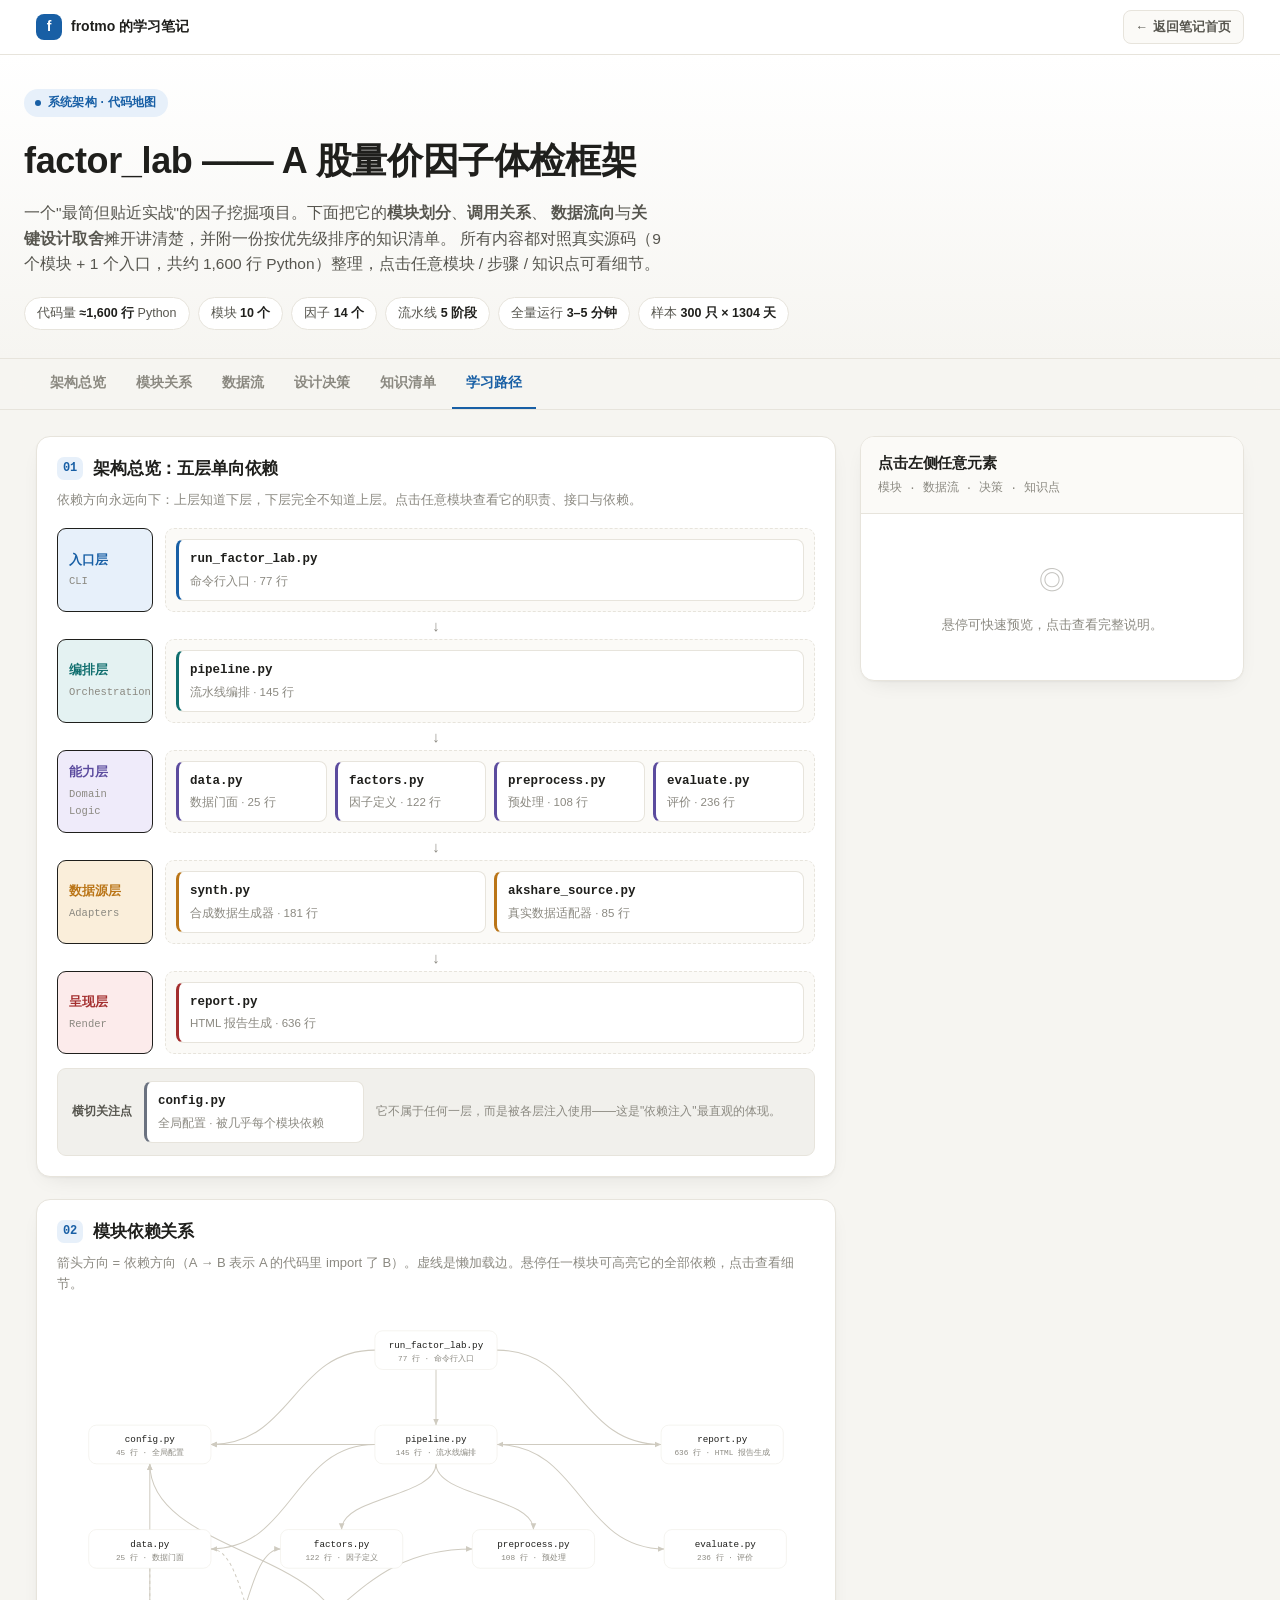
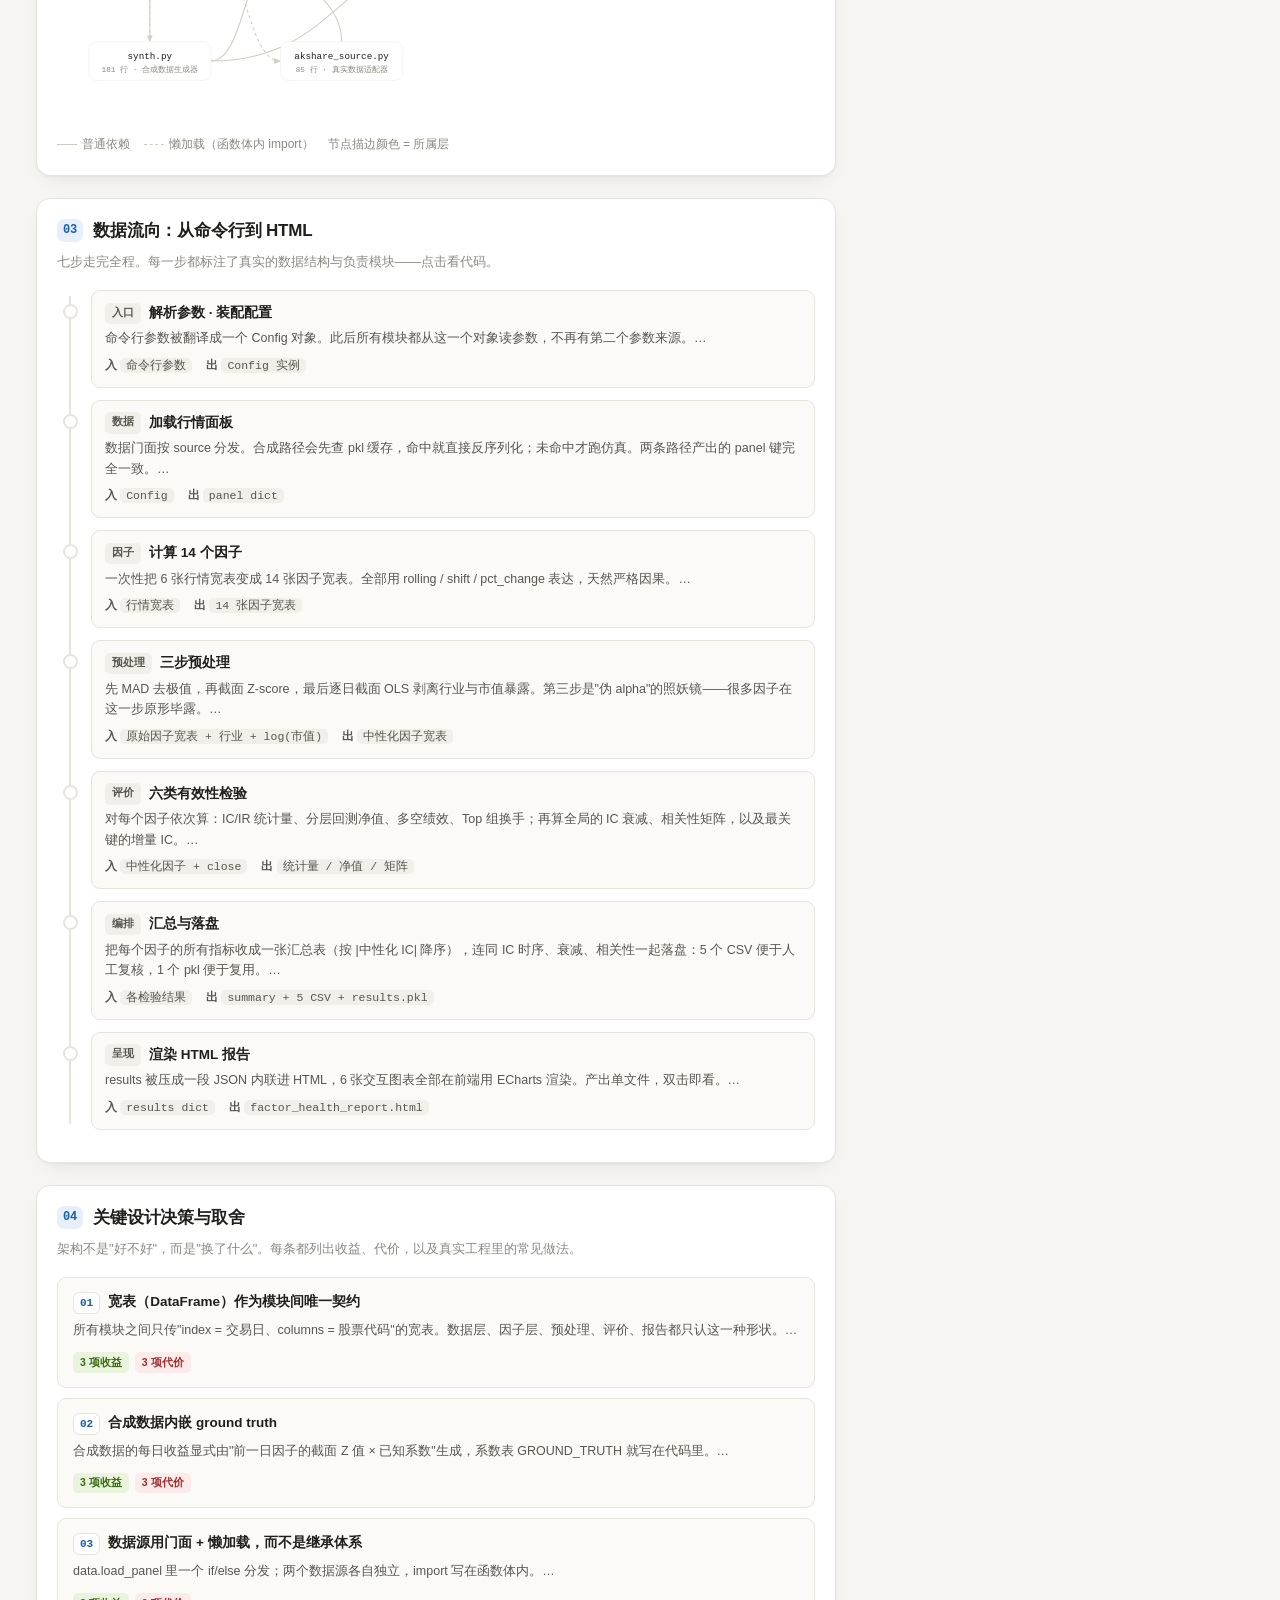
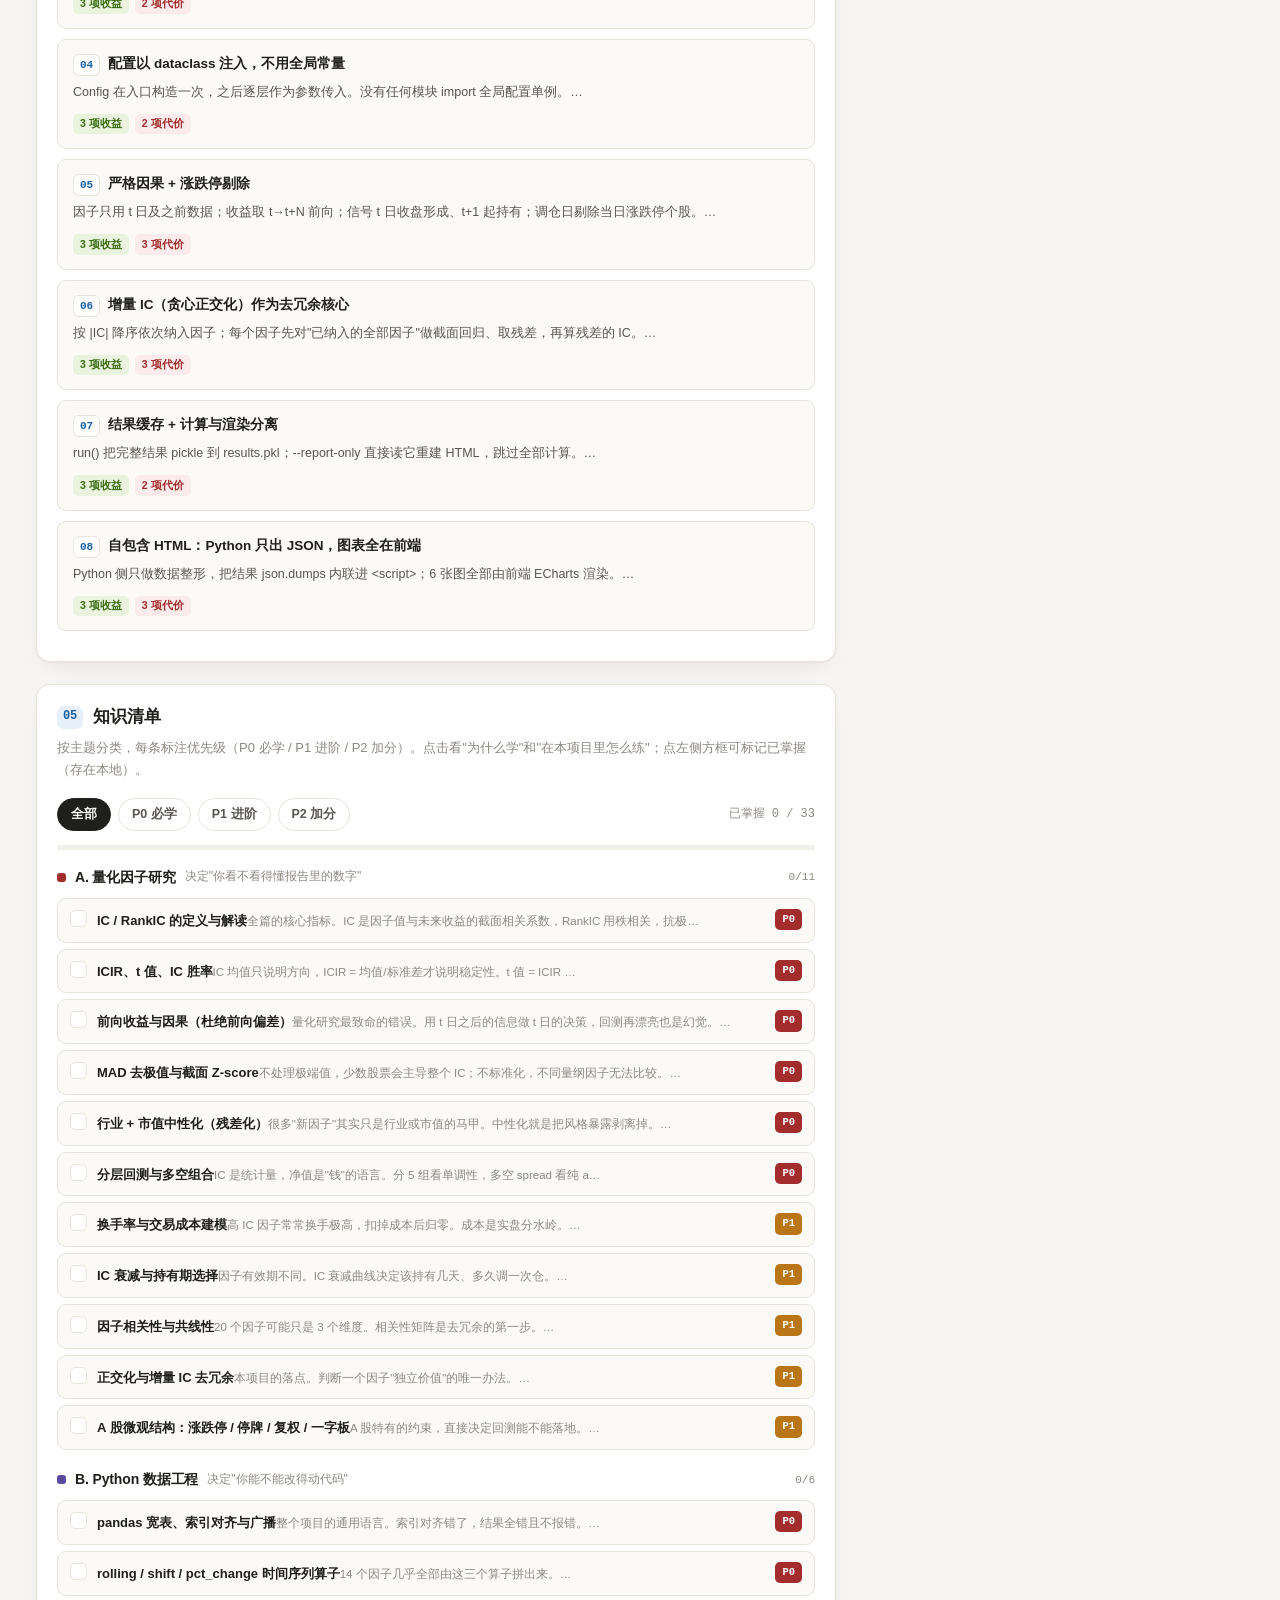
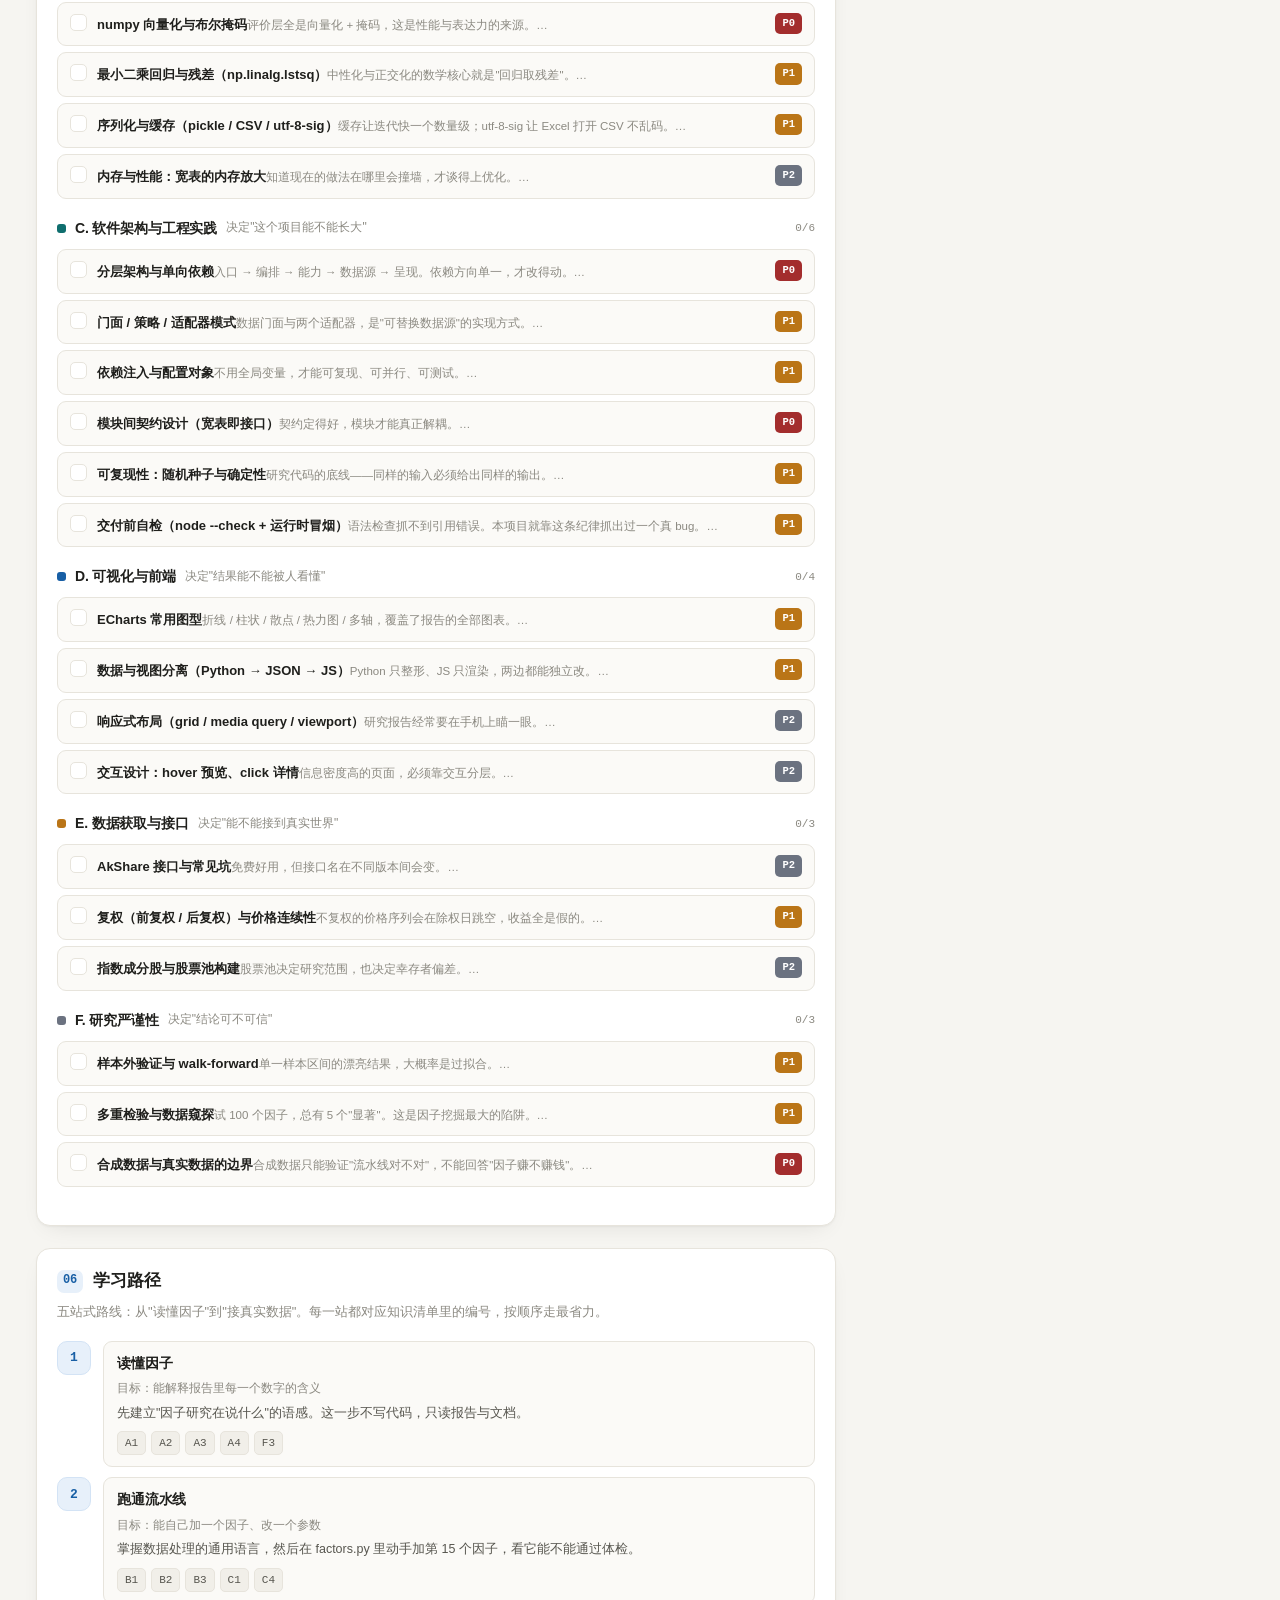
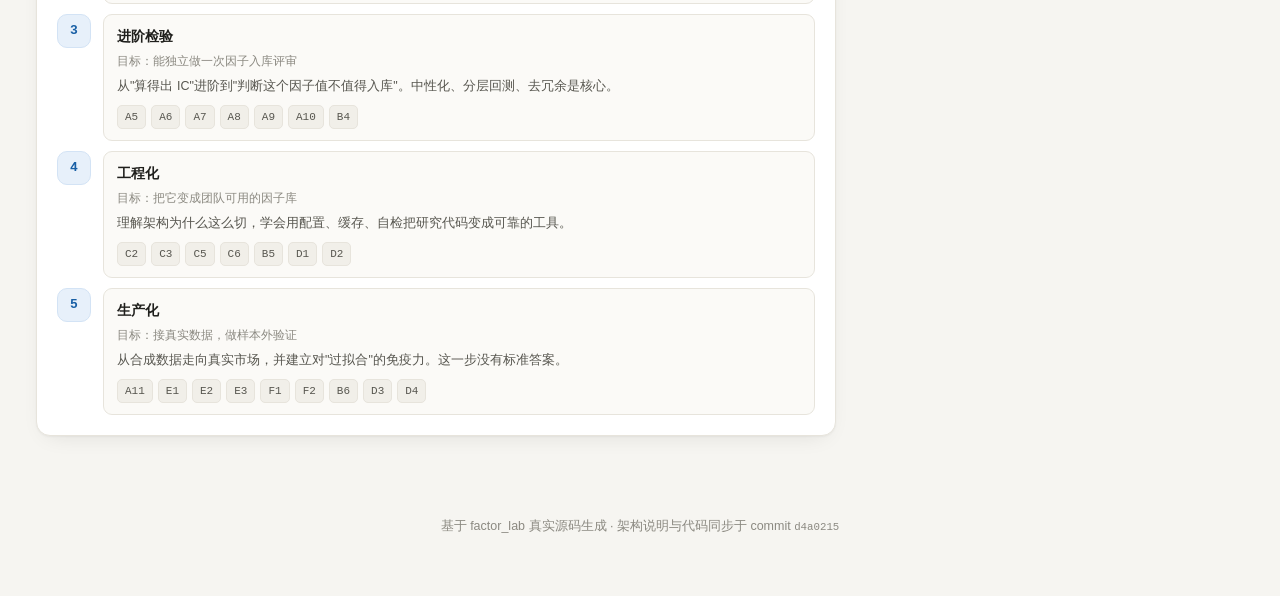
<file: notes/quant-factor-lab-architecture/index.html>
<!DOCTYPE html>
<html lang="zh-CN">
<head>
<meta charset="utf-8">
<meta name="viewport" content="width=device-width, initial-scale=1, viewport-fit=cover">
<meta name="theme-color" content="#ffffff">
<meta name="description" content="A 股量价因子体检框架的系统架构解读：五层单向依赖的分层设计、10 个代码模块的职责与调用关系、7 步数据流、8 条关键设计决策及其取舍，以及按优先级与学习路径组织的 33 条知识清单。">
<title>factor_lab 架构解读 · 从因子计算到体检报告</title>
<style>
:root{
  --bg:#F6F5F1; --panel:#FFFFFF; --panel2:#FBFAF7; --sunk:#F1EFE9;
  --ink:#1F1F1C; --ink2:#57564F; --ink3:#8B8981;
  --line:#E7E4DC; --line2:#F0EEE8;
  --blue:#185FA5; --blue-l:#E7F0FA;
  --amber:#BA7517; --amber-l:#FAEEDA;
  --red:#A32D2D; --red-l:#FCEBEB;
  --green:#3B6D11; --green-l:#EAF3DE;
  --purple:#5B4B9E; --purple-l:#EFEBFA;
  --teal:#0F6E6E; --teal-l:#E4F2F2;
  --gray:#6B7280; --gray-l:#F1F0EC;
  --r:14px; --r-s:9px;
  --shadow:0 1px 2px rgba(31,31,28,.04), 0 8px 24px -12px rgba(31,31,28,.14);
  --mono:"SFMono-Regular",Consolas,"Liberation Mono",Menlo,monospace;
}
*{box-sizing:border-box}
html{-webkit-text-size-adjust:100%}
body{
  margin:0; background:var(--bg); color:var(--ink);
  font:15px/1.65 -apple-system,BlinkMacSystemFont,"Segoe UI","PingFang SC","Hiragino Sans GB","Microsoft YaHei",sans-serif;
  -webkit-font-smoothing:antialiased;
}
h1,h2,h3,h4{margin:0; font-weight:650; letter-spacing:-.01em}
p{margin:0}
code,.mono{font-family:var(--mono); font-size:.86em}
a{color:var(--blue); text-decoration:none}

/* ---------- hero ---------- */
.hero{
  padding:34px 24px 28px; background:linear-gradient(180deg,#FFFFFF 0%,var(--bg) 100%);
  border-bottom:1px solid var(--line);
}
.hero-in{max-width:1240px; margin:0 auto}
.kicker{display:inline-flex; align-items:center; gap:7px; font-size:12px; font-weight:600;
  color:var(--blue); background:var(--blue-l); padding:4px 11px; border-radius:100px; letter-spacing:.02em}
.kicker::before{content:""; width:6px; height:6px; border-radius:50%; background:var(--blue)}
.hero h1{font-size:clamp(24px,4.2vw,36px); margin:14px 0 10px}
.hero .sub{color:var(--ink2); max-width:74ch; font-size:15.5px}
.chips{display:flex; flex-wrap:wrap; gap:8px; margin-top:20px}
.chip{font-size:12.5px; color:var(--ink2); background:var(--panel); border:1px solid var(--line);
  border-radius:100px; padding:5px 12px}
.chip b{color:var(--ink); font-weight:650}

/* ---------- tabs ---------- */
.tabs{position:sticky; top:0; z-index:40; background:rgba(246,245,241,.88);
  backdrop-filter:blur(12px); -webkit-backdrop-filter:blur(12px); border-bottom:1px solid var(--line)}
.tabs-in{max-width:1240px; margin:0 auto; padding:0 16px; display:flex; gap:2px; overflow-x:auto; scrollbar-width:none}
.tabs-in::-webkit-scrollbar{display:none}
.tab{flex:0 0 auto; border:0; background:none; font:inherit; font-size:13.5px; font-weight:600; color:var(--ink3);
  padding:13px 14px; cursor:pointer; border-bottom:2px solid transparent; white-space:nowrap}
.tab:hover{color:var(--ink2)}
.tab.on{color:var(--blue); border-bottom-color:var(--blue)}

/* ---------- layout ---------- */
.layout{max-width:1240px; margin:0 auto; padding:26px 16px 80px; display:grid;
  grid-template-columns:minmax(0,1fr) 384px; gap:24px; align-items:start}
main{min-width:0; display:flex; flex-direction:column; gap:22px}
.card{background:var(--panel); border:1px solid var(--line); border-radius:var(--r); box-shadow:var(--shadow); overflow:hidden}
.card-h{padding:18px 20px 0}
.card-h h2{font-size:17px; display:flex; align-items:center; gap:10px}
.num{display:inline-flex; align-items:center; justify-content:center; min-width:23px; height:23px; padding:0 6px;
  font-size:12px; font-weight:700; color:var(--blue); background:var(--blue-l); border-radius:7px; font-family:var(--mono)}
.card-sub{color:var(--ink3); font-size:13px; margin-top:6px; padding:0 20px}
.card-b{padding:18px 20px 20px}

/* ---------- 架构分层 ---------- */
.layer{display:grid; grid-template-columns:96px minmax(0,1fr); gap:12px; align-items:stretch; margin-bottom:10px}
.layer-tag{display:flex; flex-direction:column; justify-content:center; gap:3px; padding:10px 11px;
  border-radius:var(--r-s); background:var(--sunk); border:1px solid var(--line)}
.layer-tag b{font-size:12.5px; letter-spacing:.01em}
.layer-tag span{font-size:10.5px; color:var(--ink3); font-family:var(--mono)}
.layer-body{display:flex; flex-wrap:wrap; gap:8px; padding:10px; border-radius:var(--r-s);
  background:var(--panel2); border:1px dashed var(--line)}
.node{flex:1 1 150px; min-width:132px; text-align:left; cursor:pointer; font:inherit;
  background:var(--panel); border:1px solid var(--line); border-left:3px solid var(--gray);
  border-radius:8px; padding:9px 11px; transition:.15s}
.node:hover{border-color:var(--blue); border-left-color:var(--blue); background:var(--blue-l);
  transform:translateY(-1px); box-shadow:var(--shadow)}
.node.sel{border-color:var(--blue); border-left-color:var(--blue); background:var(--blue-l)}
.node .nf{font-family:var(--mono); font-size:12.5px; font-weight:600; color:var(--ink); display:block}
.node .nd{font-size:11.5px; color:var(--ink3); display:block; margin-top:2px}
.arrowdown{text-align:center; color:var(--ink3); font-size:15px; line-height:1; margin:-4px 0 6px}
.crosscut{margin-top:14px; padding:12px 14px; border-radius:var(--r-s); background:var(--gray-l);
  border:1px solid var(--line); display:flex; gap:12px; align-items:center; flex-wrap:wrap}
.crosscut .lbl{font-size:12px; font-weight:700; color:var(--ink2); flex:0 0 auto}
.crosscut .node{flex:0 1 auto; min-width:0}

/* ---------- 依赖图 ---------- */
.graphwrap{position:relative}
svg.graph{display:block; width:100%; height:auto; touch-action:manipulation}
.gnode rect{fill:var(--panel); stroke:var(--line); stroke-width:1.2; transition:.15s}
.gnode text{font-size:12px; font-family:var(--mono); fill:var(--ink); pointer-events:none}
.gnode text.sub{font-size:10px; fill:var(--ink3)}
.gnode{cursor:pointer}
.gnode:hover rect,.gnode.hl rect{fill:var(--blue-l); stroke:var(--blue)}
.gnode.dim{opacity:.3}
.gedge{stroke:#CFCBC0; stroke-width:1.3; fill:none; marker-end:url(#arw); transition:.15s}
.gedge.hl{stroke:var(--blue); stroke-width:2}
.gedge.dim{opacity:.12}
.legend{display:flex; flex-wrap:wrap; gap:14px; margin-top:12px; font-size:12px; color:var(--ink3)}
.legend i{display:inline-block; width:20px; height:0; border-top:1.5px solid #CFCBC0; vertical-align:middle; margin-right:5px}
.legend i.dash{border-top-style:dashed}

/* ---------- 数据流 ---------- */
.flow{position:relative; padding-left:34px}
.flow::before{content:""; position:absolute; left:12px; top:6px; bottom:6px; width:2px; background:var(--line)}
.step{position:relative; margin-bottom:12px}
.step::before{content:""; position:absolute; left:-28px; top:14px; width:11px; height:11px; border-radius:50%;
  background:var(--panel); border:2.5px solid var(--line); transition:.15s}
.step:hover::before,.step.sel::before{border-color:var(--blue); background:var(--blue)}
.step-in{background:var(--panel2); border:1px solid var(--line); border-radius:var(--r-s); padding:11px 13px; cursor:pointer; transition:.15s}
.step:hover .step-in,.step.sel .step-in{border-color:var(--blue); background:var(--blue-l)}
.step-t{font-size:13.5px; font-weight:650; display:flex; align-items:center; gap:8px; flex-wrap:wrap}
.step-t .pill{font-size:10.5px; font-weight:700; color:var(--ink2); background:var(--sunk);
  border-radius:5px; padding:2px 7px; font-family:var(--mono)}
.step-d{font-size:12.5px; color:var(--ink2); margin-top:4px}
.step-io{display:flex; gap:14px; flex-wrap:wrap; margin-top:7px; font-size:11.5px; color:var(--ink3)}
.step-io b{color:var(--ink2); font-weight:600}
.step-io .dt{font-family:var(--mono); background:var(--sunk); padding:1px 6px; border-radius:5px; color:var(--ink2)}

/* ---------- 决策卡 ---------- */
.dec{border:1px solid var(--line); border-radius:var(--r-s); padding:13px 15px; margin-bottom:10px;
  background:var(--panel2); cursor:pointer; transition:.15s}
.dec:hover,.dec.sel{border-color:var(--blue); background:var(--blue-l)}
.dec-t{font-size:13.5px; font-weight:650; display:flex; gap:8px; align-items:flex-start}
.dec-t .idx{font-family:var(--mono); font-size:11px; font-weight:700; color:var(--blue);
  background:var(--panel); border:1px solid var(--line); border-radius:6px; padding:1px 6px; flex:0 0 auto; margin-top:1px}
.dec-x{font-size:12.5px; color:var(--ink2); margin-top:6px}
.badge{display:inline-block; font-size:10.5px; font-weight:700; border-radius:5px; padding:1.5px 7px; margin-right:6px}

/* ---------- 知识清单 ---------- */
.filters{display:flex; flex-wrap:wrap; gap:7px; align-items:center; margin-bottom:14px}
.fbtn{border:1px solid var(--line); background:var(--panel); color:var(--ink2); font:inherit; font-size:12.5px;
  font-weight:600; border-radius:100px; padding:5px 13px; cursor:pointer; transition:.15s}
.fbtn:hover{border-color:var(--ink3)}
.fbtn.on{background:var(--ink); border-color:var(--ink); color:#fff}
.progress{margin-left:auto; font-size:12px; color:var(--ink3); font-family:var(--mono)}
.pbar{height:5px; border-radius:3px; background:var(--sunk); overflow:hidden; margin:8px 0 16px}
.pbar i{display:block; height:100%; background:linear-gradient(90deg,var(--blue),var(--teal)); transition:width .3s}
.theme{margin-bottom:18px}
.theme-h{display:flex; align-items:center; gap:9px; margin-bottom:9px}
.theme-h h3{font-size:14px}
.theme-h .tc{font-size:11px; color:var(--ink3); font-family:var(--mono); margin-left:auto}
.dot{width:9px; height:9px; border-radius:3px; flex:0 0 auto}
.kl{display:flex; flex-direction:column; gap:6px}
.kitem{display:flex; gap:10px; align-items:flex-start; padding:9px 12px; border:1px solid var(--line);
  border-radius:var(--r-s); background:var(--panel2); cursor:pointer; transition:.15s}
.kitem:hover,.kitem.sel{border-color:var(--blue); background:var(--blue-l)}
.kitem.done{opacity:.55}
.kitem.done .kt{text-decoration:line-through}
.ktick{flex:0 0 auto; width:17px; height:17px; border-radius:5px; border:1.5px solid var(--line);
  background:var(--panel); display:grid; place-items:center; font-size:11px; color:transparent; margin-top:2px; transition:.15s}
.ktick:hover{border-color:var(--green)}
.kitem.done .ktick{background:var(--green); border-color:var(--green); color:#fff}
.kbody{min-width:0; flex:1}
.kt{font-size:13px; font-weight:600}
.kw{font-size:11.5px; color:var(--ink3); margin-top:2px}
.prio{flex:0 0 auto; font-size:10.5px; font-weight:700; border-radius:5px; padding:2px 7px; font-family:var(--mono); margin-top:1px}
.p0{color:#fff; background:var(--red)}
.p1{color:#fff; background:var(--amber)}
.p2{color:#fff; background:var(--gray)}

/* ---------- 学习路径 ---------- */
.path{display:grid; gap:10px}
.stage{display:grid; grid-template-columns:34px minmax(0,1fr); gap:12px; align-items:start}
.stage-n{width:34px; height:34px; border-radius:10px; background:var(--blue-l); color:var(--blue);
  display:grid; place-items:center; font-weight:700; font-family:var(--mono); font-size:13px; border:1px solid #D3E3F5}
.stage-b{border:1px solid var(--line); border-radius:var(--r-s); padding:11px 13px; background:var(--panel2)}
.stage-b h4{font-size:13.5px}
.stage-b p{font-size:12.5px; color:var(--ink2); margin-top:4px}
.tags{display:flex; flex-wrap:wrap; gap:5px; margin-top:8px}
.tags span{font-size:11px; font-family:var(--mono); background:var(--sunk); color:var(--ink2);
  border-radius:5px; padding:2px 7px; border:1px solid var(--line)}

/* ---------- 详情面板 ---------- */
aside#detail{position:sticky; top:58px; align-self:start}
.detail-card{background:var(--panel); border:1px solid var(--line); border-radius:var(--r);
  box-shadow:var(--shadow); overflow:hidden; max-height:calc(100vh - 82px); display:flex; flex-direction:column}
.detail-h{padding:15px 17px; border-bottom:1px solid var(--line); display:flex; align-items:flex-start; gap:10px; background:var(--panel2)}
.detail-h .t{flex:1; min-width:0}
.detail-h h3{font-size:14.5px; word-break:break-word}
.detail-h .s{font-family:var(--mono); font-size:11.5px; color:var(--ink3); margin-top:3px; word-break:break-all}
.detail-b{padding:16px 17px; overflow-y:auto; font-size:13px}
.detail-b .empty{color:var(--ink3); text-align:center; padding:26px 8px; line-height:1.9}
.detail-b .empty .big{font-size:26px; display:block; margin-bottom:8px; opacity:.5}
.sec{margin-bottom:15px}
.sec:last-child{margin-bottom:0}
.sec-t{font-size:11px; font-weight:700; letter-spacing:.07em; text-transform:uppercase; color:var(--ink3); margin-bottom:6px}
.sec p{font-size:13px; color:var(--ink2)}
.sec ul{margin:0; padding-left:17px; color:var(--ink2)}
.sec li{margin-bottom:4px; font-size:12.5px}
.kv{display:flex; gap:9px; font-size:12.5px; padding:4px 0; border-bottom:1px dashed var(--line2)}
.kv:last-child{border-bottom:0}
.kv b{flex:0 0 78px; color:var(--ink3); font-weight:600}
.kv span{flex:1; min-width:0; word-break:break-word}
.kv span code{background:var(--sunk); padding:1px 5px; border-radius:4px}
.codeblk{font-family:var(--mono); font-size:11.5px; background:#2C2C2A; color:#E8E6E0;
  border-radius:8px; padding:10px 12px; overflow-x:auto; white-space:pre; line-height:1.6}
.plus li::marker{color:var(--green)} .minus li::marker{color:var(--red)}
.closeb{display:none; border:1px solid var(--line); background:var(--panel); color:var(--ink2);
  border-radius:8px; width:30px; height:30px; flex:0 0 auto; cursor:pointer; font-size:15px; line-height:1}
.backdrop{display:none; position:fixed; inset:0; background:rgba(31,31,28,.34); z-index:45}
.backdrop.on{display:block}

footer{max-width:1240px; margin:0 auto; padding:0 16px 60px; color:var(--ink3); font-size:12.5px; text-align:center}

@media (max-width:1024px){
  .layout{grid-template-columns:1fr; padding-bottom:40px}
  aside#detail{position:fixed; left:0; right:0; bottom:0; top:auto; z-index:50;
    transform:translateY(102%); transition:transform .28s cubic-bezier(.32,.72,0,1); padding:0 8px}
  aside#detail.open{transform:translateY(0)}
  .detail-card{max-height:76vh; border-radius:16px 16px 0 0; border-bottom:0}
  .closeb{display:block}
  .hero{padding:32px 16px 24px}
}
@media (max-width:640px){
  body{font-size:14.5px}
  .layer{grid-template-columns:1fr; gap:6px}
  .layer-tag{flex-direction:row; align-items:center; gap:8px; padding:7px 11px}
  .node{flex:1 1 100%}
  .card-b,.card-h,.card-sub{padding-left:14px; padding-right:14px}
  .flow{padding-left:28px}
  .step::before{left:-24px}
}
@media (prefers-reduced-motion:reduce){*{transition:none!important}}

/* ---------- topbar（本站子页约定：返回笔记首页） ---------- */
.topbar{background:var(--panel); border-bottom:1px solid var(--line)}
.topbar-in{max-width:1240px; margin:0 auto; padding:0 16px; height:54px;
  display:flex; align-items:center; gap:12px}
.brand{display:inline-flex; align-items:center; gap:9px; color:var(--ink);
  font-weight:650; font-size:14px; text-decoration:none}
.brand:hover{color:var(--blue)}
.brand-mark{width:26px; height:26px; border-radius:8px; background:var(--blue); color:#fff;
  display:grid; place-items:center; font-size:14px; font-weight:700; flex:0 0 auto}
.home-link{margin-left:auto; display:inline-flex; align-items:center; gap:5px; flex:none;
  font-size:12.5px; font-weight:600; color:var(--ink2); text-decoration:none;
  padding:6px 12px; border-radius:8px; border:1px solid var(--line);
  background:var(--panel2); transition:.16s; white-space:nowrap}
.home-link:hover{border-color:var(--blue); color:var(--blue); background:var(--blue-l)}
@media (max-width:640px){
  .brand-text{display:none}
  .topbar-in{height:50px}
  .hero{padding-top:26px}
}
</style>
</head>
<body>

<header class="topbar">
  <div class="topbar-in">
    <a class="brand" href="../../">
      <span class="brand-mark">f</span>
      <span class="brand-text">frotmo 的学习笔记</span>
    </a>
    <a class="home-link" href="../../">
      <span aria-hidden="true">←</span> 返回笔记首页
    </a>
  </div>
</header>


<header class="hero">
  <div class="hero-in">
    <span class="kicker">系统架构 · 代码地图</span>
    <h1>factor_lab —— A 股量价因子体检框架</h1>
    <p class="sub">
      一个"最简但贴近实战"的因子挖掘项目。下面把它的<strong>模块划分</strong>、<strong>调用关系</strong>、
      <strong>数据流向</strong>与<strong>关键设计取舍</strong>摊开讲清楚，并附一份按优先级排序的知识清单。
      所有内容都对照真实源码（9 个模块 + 1 个入口，共约 1,600 行 Python）整理，点击任意模块 / 步骤 / 知识点可看细节。
    </p>
    <div class="chips">
      <span class="chip">代码量 <b>≈1,600 行</b> Python</span>
      <span class="chip">模块 <b>10 个</b></span>
      <span class="chip">因子 <b>14 个</b></span>
      <span class="chip">流水线 <b>5 阶段</b></span>
      <span class="chip">全量运行 <b>3–5 分钟</b></span>
      <span class="chip">样本 <b>300 只 × 1304 天</b></span>
    </div>
  </div>
</header>

<nav class="tabs">
  <div class="tabs-in" id="tabs"></div>
</nav>

<div class="layout">
  <main id="main"></main>

  <aside id="detail">
    <div class="detail-card">
      <div class="detail-h">
        <div class="t">
          <h3 id="d-title">点击左侧任意元素</h3>
          <div class="s" id="d-sub">模块 · 数据流 · 决策 · 知识点</div>
        </div>
        <button class="closeb" id="d-close" aria-label="关闭">✕</button>
      </div>
      <div class="detail-b" id="d-body">
        <div class="empty"><span class="big">◎</span>悬停可快速预览，点击查看完整说明。</div>
      </div>
    </div>
  </aside>
</div>

<div class="backdrop" id="backdrop"></div>
<footer>基于 factor_lab 真实源码生成 · 架构说明与代码同步于 commit <span class="mono">d4a0215</span></footer>

<script>
/* ============================================================
   数据层：把源码里的事实集中成结构化数据，供各视图渲染
   ============================================================ */

/* ---------- 分层架构 ---------- */
var LAYERS = [
  { key:'entry', name:'入口层', tech:'CLI', color:'var(--blue)', bg:'var(--blue-l)',
    desc:'解析命令行参数，装配配置，驱动整条流水线',
    nodes:['entry'] },
  { key:'orch', name:'编排层', tech:'Orchestration', color:'var(--teal)', bg:'var(--teal-l)',
    desc:'只负责"按顺序调用谁"，不含任何算法细节',
    nodes:['pipe'] },
  { key:'core', name:'能力层', tech:'Domain Logic', color:'var(--purple)', bg:'var(--purple-l)',
    desc:'四个互不知情的纯能力模块，只通过宽表对话',
    nodes:['data','fac','pre','ev'] },
  { key:'src', name:'数据源层', tech:'Adapters', color:'var(--amber)', bg:'var(--amber-l)',
    desc:'两种数据来源，产出结构完全一致的面板',
    nodes:['synth','ak'] },
  { key:'view', name:'呈现层', tech:'Render', color:'var(--red)', bg:'var(--red-l)',
    desc:'把结果渲染成自包含 HTML 报告',
    nodes:['rep'] }
];

/* ---------- 模块 ---------- */
var MODULES = {
  entry:{ file:'run_factor_lab.py', lines:77, layer:'入口层', name:'命令行入口',
    gx:490, gy:48,
    role:'把用户意图翻译成一次流水线执行。三个开关决定跑多远：默认全量跑；<code>--no-report</code> 只出 CSV；<code>--report-only</code> 直接读 <code>outputs/results.pkl</code> 只重生成 HTML。',
    funcs:[['main()','解析参数 → 构造 Config → pipeline.run() → 打印汇总表 → report.build_report()']],
    deps:['cfg','pipe','rep'],
    usedBy:[],
    io:['stdin: 命令行参数','stdout: 因子汇总表 + 产物路径','disk: outputs/*.csv, *.html'],
    notes:['<code>--report-only</code> 是最实用的开关：调报告样式不用重跑 3–5 分钟计算。','入口负责"装配"，不负责"实现"——所有算法都在下层。']
  },
  cfg:{ file:'config.py', lines:45, layer:'横切', name:'全局配置',
    gx:120, gy:170,
    role:'全项目唯一的参数中心。一个 <code>@dataclass Config</code> 装下数据规模、评价口径、数据源、路径四类参数。',
    funcs:[['Config','n_stocks / n_industries / start_date / end_date / warmup / seed'],['','horizons / ic_horizon / n_groups / rebalance / cost_bps / min_stocks'],['','source / akshare_index / akshare_start / akshare_end'],['data_dir / out_dir','@property，由 root 推导，不硬编码绝对路径']],
    deps:[], usedBy:['entry','pipe','synth','ak','rep'],
    io:['in: 入口传入的参数','out: 被逐层注入的配置对象'],
    notes:['用<b>配置对象注入</b>而不是全局常量 → 同一个进程里能跑多套参数，单测能造小配置。','<code>root</code> 由 <code>__file__</code> 反推，所以仓库拷到任何路径都能跑。','<b>一处小不一致</b>：阈值 <code>PASS_IC/PASS_IR</code> 是 pipeline 的模块常量，没有进 Config。']
  },
  pipe:{ file:'pipeline.py', lines:145, layer:'编排层', name:'流水线编排',
    gx:490, gy:170,
    role:'整个系统的"总谱"。把 数据 → 因子 → 预处理 → 评价 → 落盘 五步串成 <code>run(cfg)</code>，并定义"什么算合格因子"。',
    funcs:[['run(cfg)','主流程，返回 results 字典'],['_verdict(ic, icir)','按阈值给出 有效 / 反向有效 / 偏弱 / 无效'],['_save(cfg, results)','落盘 5 个 CSV + results.pkl']],
    deps:['cfg','data','fac','pre','ev'],
    usedBy:['entry','rep'],
    io:['in: Config','out: results dict（summary / decay / corr / ic_series / inc_ic / navs / ground_truth）'],
    notes:['阈值：<code>PASS_IC=0.03</code>、<code>PASS_IR=0.5</code>、<code>PASS_INC=0.02</code>。','<b>只编排、不计算</b>：所有数值都来自下层模块，pipeline 本身几乎没有数学。','这是唯一"知道全部模块"的地方——依赖都收口在这里，其他模块彼此解耦。']
  },
  data:{ file:'data.py', lines:25, layer:'能力层', name:'数据门面',
    gx:120, gy:305,
    role:'25 行，整个项目的"交换机"。按 <code>cfg.source</code> 分发到合成或真实数据，并保证两者返回<b>同构</b>的 panel。',
    funcs:[['load_panel(cfg)','if synth → generate_panel；if akshare → load_akshare_panel']],
    deps:['synth','ak'], usedBy:['pipe'],
    io:['in: Config','out: panel dict（14 个键，见下）'],
    notes:['<b>懒加载</b>：两个 <code>import</code> 写在函数体里 → 没装 akshare 也能跑合成数据。','契约（panel 的键）：<code>source / dates / codes / industry / close / open / high / low / volume / amount / turnover / float_mv / limit_flag / ground_truth</code>。','代价：没有抽象基类约束，两边键名一致靠人工保证。']
  },
  fac:{ file:'factors.py', lines:122, layer:'能力层', name:'因子定义',
    gx:368, gy:305,
    role:'14 个经典量价因子的定义 + 元数据。<code>compute_factors(panel)</code> 一次算出全部因子宽表。',
    funcs:[['FACTOR_META','因子名 → (中文名, 分类)'],['MAX_WINDOW=60 / SLICE_LEN=61','最长回看窗口，决定合成数据预热期'],['compute_factors(panel, only=None)','返回 因子名 → 宽表']],
    deps:[], usedBy:['pipe','synth'],
    io:['in: close / high / low / volume / amount / turnover 宽表','out: 14 个因子宽表'],
    notes:['<b>方向统一</b>：所有因子"值越大 = 预期收益越高"，所以低波 / 低换手 / 低 beta / 反转在定义时就取了负号。','<b>严格因果</b>：只用 <code>shift()</code> 与 <code>rolling()</code>，不碰未来数据。','<code>only</code> 参数是给合成数据用的加速开关——生成时只算真正有贡献的 6 个因子。','<b>市值不在清单里</b>：它内生于价格，只作中性化控制变量。']
  },
  pre:{ file:'preprocess.py', lines:108, layer:'能力层', name:'预处理',
    gx:616, gy:305,
    role:'因子入库前的三步标准动作：去极值 → 标准化 → 行业+市值中性化。',
    funcs:[['winsorize_mad(df, n=3)','逐日截面截断到 中位数 ± 3×1.4826×MAD'],['cs_zscore(df)','逐日截面 Z-score（均值 0、标准差 1）'],['neutralize_all(...)','逐日截面 OLS：因子 ~ 行业哑变量 + log(市值) + 常数，取残差再标准化'],['preprocess(...)','三步串起来的一站式封装']],
    deps:[], usedBy:['pipe','synth'],
    io:['in: 因子宽表 + industry + log(市值)','out: 中性化后的因子宽表'],
    notes:['用 MAD 而不是 3σ：MAD 本身抗极值，不会被离群点抬高门槛。','中性化是逐日循环 + <code>np.linalg.lstsq</code>，换来内存安全。','<code>size_only_industry</code> 参数预留给"规模因子本身不做市值中性化"的场景。','<code>min_obs=20</code>：当日有效标的太少就跳过，避免病态回归。']
  },
  ev:{ file:'evaluate.py', lines:236, layer:'能力层', name:'评价',
    gx:864, gy:305,
    role:'项目里算法密度最高的模块。6 类标准检验，全部是<b>无状态纯函数</b>。',
    funcs:[['forward_return(close, h)','未来 h 日收益 = close.shift(-h)/close - 1'],['rank_ic_series(...)','逐日截面 Spearman 相关'],['ic_stats(ic)','IC 均值 / 标准差 / ICIR / IC 胜率 / t 值'],['ic_decay(...)','在 1/2/3/5/10/20 日持有期上各算一次 IC'],['layered_backtest(...)','分 5 组、组内等权、按 rebalance 调仓、扣换手成本、剔除涨跌停'],['perf_stats(ret)','年化收益 / 年化波动 / Sharpe / 最大回撤'],['factor_corr_matrix(...)','池化 Pearson 相关矩阵'],['incremental_ic(...)','贪心正交化后的增量 IC —— 全篇的落点']],
    deps:[], usedBy:['pipe'],
    io:['in: 因子宽表 + close + 参数','out: IC 序列 / 净值 / 统计量 / 矩阵'],
    notes:['<b>信号 t 日收盘形成、t+1 起持有</b>，回测里先算持仓收益再调仓，杜绝前向偏差。','<code>_row_corr</code> 逐行算相关系数，是为了带 <code>min_n</code> 样本约束。','<code>incremental_ic</code> 是 O(K²) 次截面回归——14 个因子可接受，100 个就要换算法。']
  },
  synth:{ file:'synth.py', lines:181, layer:'数据源层', name:'合成数据生成器',
    gx:120, gy:450,
    role:'整个项目最巧的一块。生成带真实截面结构的 A 股日频面板，并<b>内嵌已知的"因子-收益"关系</b>，让流水线结论能对标准答案。',
    funcs:[['GROUND_TRUTH','因子名 → 收益系数（0 表示该因子在生成过程里无效）'],['generate_panel(cfg)','生成并缓存 panel'],['_make_codes(n, rng)','生成形似 A 股的 6 位代码']],
    deps:['cfg','fac','pre'], usedBy:['data'],
    io:['in: Config（规模 / 区间 / seed）','out: panel dict（含 ground_truth 与 dgp_signal）'],
    notes:['核心公式：<code>r(t) = β·市场(t) + 行业(t) + Σ bₖ·zₖ(t-1) + 特质(t)</code>，其中 zₖ 是 t-1 日因子的截面 Z 值。','复刻了真实结构：行业分组、市值对数正态、换手持久性、GARCH 式波动聚集、±10% 截断、厚尾（t 分布）。','<b>数据层反向依赖因子层</b>：为了用同一套因子语言表达"标准答案"，synth 主动 import factors 与 cs_zscore。这是有意的取舍。','按参数指纹缓存 pkl，重复运行秒开。']
  },
  ak:{ file:'akshare_source.py', lines:85, layer:'数据源层', name:'真实数据适配器',
    gx:368, gy:450,
    role:'用 AkShare 拉沪深 300 成分股的日频行情，转成与合成数据<b>同构</b>的面板。下游一行都不用改。',
    funcs:[['_require_akshare()','未安装时给出清晰报错'],['load_akshare_panel(cfg)','拉成分股 → 逐股取日线 → 拼宽表']],
    deps:['cfg'], usedBy:['data'],
    io:['in: Config（指数代码 / 区间）','out: 同构 panel'],
    notes:['默认<b>后复权 hfq</b>，保证价格序列连续、收益可算。','流通市值 AkShare 未直接给历史股本 → 用 <code>成交额 ÷ 换手率</code> 反推近似股本。','涨跌停用 <code>|涨跌幅| ≥ 9.8%</code> 近似，未区分 ST 与一字板。','行业字段给中性默认值，真实使用建议换成自家行业表。','逐股串行拉取较慢，这是真实数据路径的主要耗时。']
  },
  rep:{ file:'report.py', lines:636, layer:'呈现层', name:'HTML 报告生成',
    gx:860, gy:170,
    role:'把 results 渲染成一份自包含、可双击打开、可邮件发送的 HTML 报告。项目里行数最多的模块。',
    funcs:[['_build_payload(results)','Python 对象 → 前端 JSON（含非有限值清洗）'],['_summary_stats(results)','生成结论文案，含"留存集 vs 真因子集"的对照'],['_table_html(results)','因子汇总表'],['JS_BODY + HTML_TEMPLATE','内联 JS 与模板'],['build_report(results, cfg)','拼装、写盘，并额外写出 _report_check.js 供语法自检']],
    deps:['cfg','pipe'], usedBy:['entry'],
    io:['in: results dict','out: outputs/factor_health_report.html（约 640 KB）'],
    notes:['<b>数据与视图分离</b>：Python 只产出 JSON，6 张图全部由前端 ECharts 渲染。','交付前写一份 <code>_report_check.js</code>，交给 <code>node --check</code> 做语法自检。','<b>踩过的坑</b>：JS 里引用了 Python 侧变量导致运行时 ReferenceError，而 <code>node --check</code> 查不出来 → 必须补一次运行时冒烟测试。','报告只依赖 pipeline 的两个阈值常量，不碰任何计算逻辑。']
  }
};

/* ---------- 依赖边（A → B 表示 A 依赖 B） ---------- */
var EDGES = [
  ['entry','pipe'],['entry','cfg'],['entry','rep'],
  ['pipe','cfg'],['pipe','data'],['pipe','fac'],['pipe','pre'],['pipe','ev'],
  ['rep','pipe'],['rep','cfg'],
  ['data','synth'],['data','ak'],
  ['synth','fac'],['synth','pre'],['synth','cfg'],
  ['ak','cfg']
];
var LAZY = [['data','synth'],['data','ak']];   /* 懒加载边，画虚线 */

/* ---------- 数据流 ---------- */
var FLOW = [
  { n:1, title:'解析参数 · 装配配置', stage:'入口', owner:'entry → cfg',
    detail:'命令行参数被翻译成一个 <code>Config</code> 对象。此后所有模块都从这一个对象读参数，不再有第二个参数来源。',
    input:'命令行参数', output:'Config 实例', dt:'Config',
    code:'cfg = Config(source="synth", n_stocks=300, seed=20261009)' },
  { n:2, title:'加载行情面板', stage:'数据', owner:'pipeline → data → synth/akshare',
    detail:'数据门面按 <code>source</code> 分发。合成路径会先查 pkl 缓存，命中就直接反序列化；未命中才跑仿真。两条路径产出的 panel 键完全一致。',
    input:'Config', output:'panel dict', dt:'Dict[str, DataFrame]',
    code:'panel = load_panel(cfg)\n# close/open/high/low/volume/amount/turnover/float_mv/limit_flag/industry/ground_truth' },
  { n:3, title:'计算 14 个因子', stage:'因子', owner:'pipeline → factors',
    detail:'一次性把 6 张行情宽表变成 14 张因子宽表。全部用 <code>rolling</code> / <code>shift</code> / <code>pct_change</code> 表达，天然严格因果。',
    input:'行情宽表', output:'14 张因子宽表', dt:'Dict[str, DataFrame]',
    code:'raw = compute_factors(panel)\n# {"rev_5": df, "vol_20": df, ...}  每个 df: index=交易日, columns=股票代码' },
  { n:4, title:'三步预处理', stage:'预处理', owner:'pipeline → preprocess',
    detail:'先 MAD 去极值，再截面 Z-score，最后逐日截面 OLS 剥离行业与市值暴露。第三步是"伪 alpha"的照妖镜——很多因子在这一步原形毕露。',
    input:'原始因子宽表 + 行业 + log(市值)', output:'中性化因子宽表', dt:'Dict[str, DataFrame]',
    code:'wins = {nm: winsorize_mad(df) for nm, df in raw.items()}\nstd  = {nm: cs_zscore(df)     for nm, df in wins.items()}\nneu  = neutralize_all(std, panel["industry"], np.log(panel["float_mv"]))' },
  { n:5, title:'六类有效性检验', stage:'评价', owner:'pipeline → evaluate',
    detail:'对每个因子依次算：IC/IR 统计量、分层回测净值、多空绩效、Top 组换手；再算全局的 IC 衰减、相关性矩阵，以及最关键的增量 IC。',
    input:'中性化因子 + close', output:'统计量 / 净值 / 矩阵', dt:'dict + DataFrame',
    code:'ic  = rank_ic_series(neu[nm], fwd_main)          # IC 时序\nbt  = layered_backtest(neu[nm], close, n_groups=5)  # 分层回测\ninc = incremental_ic(neu, close, horizon=5)          # 增量 IC（去冗余）' },
  { n:6, title:'汇总与落盘', stage:'编排', owner:'pipeline',
    detail:'把每个因子的所有指标收成一张汇总表（按 |中性化 IC| 降序），连同 IC 时序、衰减、相关性一起落盘：5 个 CSV 便于人工复核，1 个 pkl 便于复用。',
    input:'各检验结果', output:'summary + 5 CSV + results.pkl', dt:'DataFrame / CSV / pickle',
    code:'summary.sort_values("abs_ic", ascending=False)\n# outputs/: summary.csv, ic_decay.csv, factor_corr.csv, ic_series.csv, long_short_nav.csv, results.pkl' },
  { n:7, title:'渲染 HTML 报告', stage:'呈现', owner:'entry → report',
    detail:'results 被压成一段 JSON 内联进 HTML，6 张交互图表全部在前端用 ECharts 渲染。产出单文件，双击即看。',
    input:'results dict', output:'factor_health_report.html', dt:'HTML + inline JSON',
    code:'payload = _build_payload(results)          # Python → JSON\nhtml    = HTML_TEMPLATE.format(..., js=data_js + JS_BODY)\n# 同时写出 _report_check.js 供 node --check 自检' }
];

/* ---------- 关键设计决策 ---------- */
var DECISIONS = [
  { idx:'01', title:'宽表（DataFrame）作为模块间唯一契约',
    decision:'所有模块之间只传"index = 交易日、columns = 股票代码"的宽表。数据层、因子层、预处理、评价、报告都只认这一种形状。',
    plus:['模块可以任意替换、单独测试——因子不知道谁在评价它，评价不知道数据从哪来','调试极其直观：拿到任何一个中间产物，<code>df.head()</code> 就能看懂','新增因子只需在 <code>compute_factors</code> 里加几行，下游零改动'],
    minus:['内存是 O(T×N)：本项目 300 只 × 1304 天已经占 30 MB，全 A 股会直接爆','不适合超大规模（5000 只 × 5000 天）','缺少类型约束，字段名写错只能在运行时发现'],
    ref:'生产系统多改用长表 / 列存（Parquet 分区）或数据库，牺牲一点直观换可扩展性。' },
  { idx:'02', title:'合成数据内嵌 ground truth',
    decision:'合成数据的每日收益显式由"前一日因子的截面 Z 值 × 已知系数"生成，系数表 <code>GROUND_TRUTH</code> 就写在代码里。',
    plus:['流水线的结论可以直接对齐标准答案 → 等于给整条链路做端到端自检','报告里的"实测 IC vs ground truth"散点图就是干这个的，一眼看出还原度','可以故意把某些因子的系数设为 0，专门检验流水线能否识别出"假因子"'],
    minus:['信噪比高于真实市场，ICIR 系统性偏高（本项目 0.8–0.95）','不能用来下任何投资结论','有"对着答案调流水线"的过拟合风险'],
    ref:'真实研究里没有 ground truth，只能靠样本外 / walk-forward 来建立信心。' },
  { idx:'03', title:'数据源用门面 + 懒加载，而不是继承体系',
    decision:'<code>data.load_panel</code> 里一个 if/else 分发；两个数据源各自独立，<code>import</code> 写在函数体内。',
    plus:['没装 akshare 也能完整跑通合成数据路径，降低上手门槛','没有抽象基类的样板代码，新增数据源只需加一个分支','两条路径对下游完全透明——切真实数据只改一个参数'],
    minus:['没有接口约束，两边 panel 键一致靠人工保证','分支多了之后 if/else 会失控'],
    ref:'规模变大时应收敛为显式 Protocol / 抽象基类，把"契约"变成可检查的东西。' },
  { idx:'04', title:'配置以 dataclass 注入，不用全局常量',
    decision:'<code>Config</code> 在入口构造一次，之后逐层作为参数传入。没有任何模块 import 全局配置单例。',
    plus:['随机种子进配置 → 结果可复现，这是研究代码的底线','同一进程可跑多套参数（多区间 / 多股票池对比）','单测可以造一个 20 只 × 60 天的小配置，秒级跑完'],
    minus:['几乎每个函数都要多带一个 <code>cfg</code> 参数','阈值常量（PASS_IC/PASS_IR）没进 Config，出现了一处不一致'],
    ref:'项目再大就该上配置分层（默认值 / 环境 / 实验），或 pydantic 做校验。' },
  { idx:'05', title:'严格因果 + 涨跌停剔除',
    decision:'因子只用 t 日及之前数据；收益取 t→t+N 前向；信号 t 日收盘形成、t+1 起持有；调仓日剔除当日涨跌停个股。',
    plus:['从源头杜绝前向偏差——这是量化研究最容易、也最致命的错误','剔除涨跌停避免"回测买得到、实盘买不到"的虚假收益','回测里先算持仓收益、收盘后才调仓，顺序与实盘一致'],
    minus:['实现比"向量化一把梭"啰嗦得多','涨跌停用价格阈值近似，没有区分 ST、一字板、停牌','没有处理复牌首日、新股等边界'],
    ref:'更严格的做法需要逐日的可交易性表（停牌 / ST / 涨跌停 / 流动性），而不是单一阈值。' },
  { idx:'06', title:'增量 IC（贪心正交化）作为去冗余核心',
    decision:'按 |IC| 降序依次纳入因子；每个因子先对"已纳入的全部因子"做截面回归、取残差，再算残差的 IC。',
    plus:['直接量化"去掉冗余后还剩多少信息"，而不是只看单因子 IC','能把波动类"马甲因子"照出来：单因子 IC 0.05，正交化后塌到 0.02 以下','是本项目最值钱的产出——14 个候选里只有 4 个是独立维度'],
    minus:['贪心算法，结果依赖纳入顺序','O(K²) 次截面回归，因子多了会慢','对高度相关的因子，谁先纳入谁"抢功"'],
    ref:'生产上更常用对称正交（symmetric orthogonalization）、PCA 或聚类去冗余，避免顺序依赖。' },
  { idx:'07', title:'结果缓存 + 计算与渲染分离',
    decision:'<code>run()</code> 把完整结果 pickle 到 <code>results.pkl</code>；<code>--report-only</code> 直接读它重建 HTML，跳过全部计算。',
    plus:['改报告样式不用重跑 3–5 分钟计算，迭代速度差一个数量级','计算产物可归档、可复核，别人能拿你的 pkl 复现同样的报告','CSV 与 pkl 并存：前者给人看，后者给程序用'],
    minus:['pickle 与代码版本强耦合——字段改了旧 pkl 直接失效','没有版本号 / 校验，出问题只能重跑'],
    ref:'更稳的做法是给产物加 schema 版本，或改用 Parquet / JSON 这类自描述格式。' },
  { idx:'08', title:'自包含 HTML：Python 只出 JSON，图表全在前端',
    decision:'Python 侧只做数据整形，把结果 <code>json.dumps</code> 内联进 <code>&lt;script&gt;</code>；6 张图全部由前端 ECharts 渲染。',
    plus:['单文件产出，可双击打开、可邮件发送、可离线查看','报告与计算彻底解耦——同一份数据能出多种版式','前端可交互（缩放 / 悬停 / 切换），比静态图信息量大得多'],
    minus:['单文件 640 KB，偏大','依赖 ECharts CDN，离线环境需要另想办法','Python 变量无法直接被 JS 引用——本项目就踩过 ReferenceError，而 <code>node --check</code> 查不出来'],
    ref:'交付前必须做"语法自检 + 运行时冒烟"双检，这是本项目沉淀下来的工程纪律。' }
];

/* ---------- 知识清单 ---------- */
var THEMES = [
  { key:'A', name:'量化因子研究', color:'#A32D2D', bg:'#FCEBEB',
    desc:'决定"你看不看得懂报告里的数字"',
    items:[
      { id:'A1', name:'IC / RankIC 的定义与解读', prio:'P0', why:'全篇的核心指标。IC 是因子值与未来收益的截面相关系数，RankIC 用秩相关，抗极值。', path:'先理解"截面相关"，再看本项目 rank_ic_series 的实现' },
      { id:'A2', name:'ICIR、t 值、IC 胜率', prio:'P0', why:'IC 均值只说明方向，ICIR = 均值/标准差才说明稳定性。t 值 = ICIR × √n。', path:'对照 evaluate.ic_stats，手算一个因子的三个数' },
      { id:'A3', name:'前向收益与因果（杜绝前向偏差）', prio:'P0', why:'量化研究最致命的错误。用 t 日之后的信息做 t 日的决策，回测再漂亮也是幻觉。', path:'读 forward_return 与 layered_backtest 的时序安排' },
      { id:'A4', name:'MAD 去极值与截面 Z-score', prio:'P0', why:'不处理极端值，少数股票会主导整个 IC；不标准化，不同量纲因子无法比较。', path:'读 preprocess.winsorize_mad，理解为什么用 1.4826×MAD' },
      { id:'A5', name:'行业 + 市值中性化（残差化）', prio:'P0', why:'很多"新因子"其实只是行业或市值的马甲。中性化就是把风格暴露剥离掉。', path:'读懂 neutralize_all 里的逐日 OLS 与取残差' },
      { id:'A6', name:'分层回测与多空组合', prio:'P0', why:'IC 是统计量，净值是"钱"的语言。分 5 组看单调性，多空 spread 看纯 alpha。', path:'读 layered_backtest，注意组内等权与调仓逻辑' },
      { id:'A7', name:'换手率与交易成本建模', prio:'P1', why:'高 IC 因子常常换手极高，扣掉成本后归零。成本是实盘分水岭。', path:'看 cost_bps 如何按换手率扣减' },
      { id:'A8', name:'IC 衰减与持有期选择', prio:'P1', why:'因子有效期不同。IC 衰减曲线决定该持有几天、多久调一次仓。', path:'读 ic_decay，在 1/2/3/5/10/20 日上对比' },
      { id:'A9', name:'因子相关性与共线性', prio:'P1', why:'20 个因子可能只是 3 个维度。相关性矩阵是去冗余的第一步。', path:'读 factor_corr_matrix，观察波动类因子的高相关' },
      { id:'A10', name:'正交化与增量 IC 去冗余', prio:'P1', why:'本项目的落点。判断一个因子"独立价值"的唯一办法。', path:'读 incremental_ic 与 _residualize' },
      { id:'A11', name:'A 股微观结构：涨跌停 / 停牌 / 复权 / 一字板', prio:'P1', why:'A 股特有的约束，直接决定回测能不能落地。', path:'对照 akshare_source 的近似处理，思考哪里不够' }
    ]},
  { key:'B', name:'Python 数据工程', color:'#5B4B9E', bg:'#EFEBFA',
    desc:'决定"你能不能改得动代码"',
    items:[
      { id:'B1', name:'pandas 宽表、索引对齐与广播', prio:'P0', why:'整个项目的通用语言。索引对齐错了，结果全错且不报错。', path:'读 factors.py 里 df 与 Series 的运算' },
      { id:'B2', name:'rolling / shift / pct_change 时间序列算子', prio:'P0', why:'14 个因子几乎全部由这三个算子拼出来。', path:'逐个因子对照实现，理解窗口的含义' },
      { id:'B3', name:'numpy 向量化与布尔掩码', prio:'P0', why:'评价层全是向量化 + 掩码，这是性能与表达力的来源。', path:'读 evaluate._row_corr 的掩码逻辑' },
      { id:'B4', name:'最小二乘回归与残差（np.linalg.lstsq）', prio:'P1', why:'中性化与正交化的数学核心就是"回归取残差"。', path:'读 neutralize_all 与 _residualize 的构造矩阵' },
      { id:'B5', name:'序列化与缓存（pickle / CSV / utf-8-sig）', prio:'P1', why:'缓存让迭代快一个数量级；utf-8-sig 让 Excel 打开 CSV 不乱码。', path:'读 pipeline._save 与 synth 的缓存逻辑' },
      { id:'B6', name:'内存与性能：宽表的内存放大', prio:'P2', why:'知道现在的做法在哪里会撞墙，才谈得上优化。', path:'估算 5000 只 × 5000 天的内存占用' }
    ]},
  { key:'C', name:'软件架构与工程实践', color:'#0F6E6E', bg:'#E4F2F2',
    desc:'决定"这个项目能不能长大"',
    items:[
      { id:'C1', name:'分层架构与单向依赖', prio:'P0', why:'入口 → 编排 → 能力 → 数据源 → 呈现。依赖方向单一，才改得动。', path:'对照架构总览图，验证每条依赖的方向' },
      { id:'C2', name:'门面 / 策略 / 适配器模式', prio:'P1', why:'数据门面与两个适配器，是"可替换数据源"的实现方式。', path:'读 data.py 与 akshare_source.py' },
      { id:'C3', name:'依赖注入与配置对象', prio:'P1', why:'不用全局变量，才能可复现、可并行、可测试。', path:'追一遍 cfg 从入口到各层的传递' },
      { id:'C4', name:'模块间契约设计（宽表即接口）', prio:'P0', why:'契约定得好，模块才能真正解耦。', path:'列出 panel 的全部键，想想为什么是这些' },
      { id:'C5', name:'可复现性：随机种子与确定性', prio:'P1', why:'研究代码的底线——同样的输入必须给出同样的输出。', path:'固定 seed 跑两次，diff 结果' },
      { id:'C6', name:'交付前自检（node --check + 运行时冒烟）', prio:'P1', why:'语法检查抓不到引用错误。本项目就靠这条纪律抓出过一个真 bug。', path:'读 report.build_report 里写 _report_check.js 的部分' }
    ]},
  { key:'D', name:'可视化与前端', color:'#185FA5', bg:'#E7F0FA',
    desc:'决定"结果能不能被人看懂"',
    items:[
      { id:'D1', name:'ECharts 常用图型', prio:'P1', why:'折线 / 柱状 / 散点 / 热力图 / 多轴，覆盖了报告的全部图表。', path:'打开 factor_health_report.html，逐个对照配置' },
      { id:'D2', name:'数据与视图分离（Python → JSON → JS）', prio:'P1', why:'Python 只整形、JS 只渲染，两边都能独立改。', path:'读 _build_payload 的输出结构' },
      { id:'D3', name:'响应式布局（grid / media query / viewport）', prio:'P2', why:'研究报告经常要在手机上瞄一眼。', path:'参考本页的断点设计（1024 / 640）' },
      { id:'D4', name:'交互设计：hover 预览、click 详情', prio:'P2', why:'信息密度高的页面，必须靠交互分层。', path:'参考本页的详情面板实现' }
    ]},
  { key:'E', name:'数据获取与接口', color:'#BA7517', bg:'#FAEEDA',
    desc:'决定"能不能接到真实世界"',
    items:[
      { id:'E1', name:'AkShare 接口与常见坑', prio:'P2', why:'免费好用，但接口名在不同版本间会变。', path:'读 akshare_source，注意异常兜底' },
      { id:'E2', name:'复权（前复权 / 后复权）与价格连续性', prio:'P1', why:'不复权的价格序列会在除权日跳空，收益全是假的。', path:'理解为什么本项目默认 hfq' },
      { id:'E3', name:'指数成分股与股票池构建', prio:'P2', why:'股票池决定研究范围，也决定幸存者偏差。', path:'看 index_stock_cons_csindex 的用法' }
    ]},
  { key:'F', name:'研究严谨性', color:'#6B7280', bg:'#F1F0EC',
    desc:'决定"结论可不可信"',
    items:[
      { id:'F1', name:'样本外验证与 walk-forward', prio:'P1', why:'单一样本区间的漂亮结果，大概率是过拟合。', path:'想想怎么把本项目改造成滚动验证' },
      { id:'F2', name:'多重检验与数据窥探', prio:'P1', why:'试 100 个因子，总有 5 个"显著"。这是因子挖掘最大的陷阱。', path:'理解增量 IC 为什么比单因子 IC 可信' },
      { id:'F3', name:'合成数据与真实数据的边界', prio:'P0', why:'合成数据只能验证"流水线对不对"，不能回答"因子赚不赚钱"。', path:'读 README 的"关于合成数据"一节' }
    ]}
];

/* ---------- 学习路径 ---------- */
var STAGES = [
  { n:1, title:'读懂因子', sub:'目标：能解释报告里每一个数字的含义',
    desc:'先建立"因子研究在说什么"的语感。这一步不写代码，只读报告与文档。',
    tags:['A1','A2','A3','A4','F3'] },
  { n:2, title:'跑通流水线', sub:'目标：能自己加一个因子、改一个参数',
    desc:'掌握数据处理的通用语言，然后在 factors.py 里动手加第 15 个因子，看它能不能通过体检。',
    tags:['B1','B2','B3','C1','C4'] },
  { n:3, title:'进阶检验', sub:'目标：能独立做一次因子入库评审',
    desc:'从"算得出 IC"进阶到"判断这个因子值不值得入库"。中性化、分层回测、去冗余是核心。',
    tags:['A5','A6','A7','A8','A9','A10','B4'] },
  { n:4, title:'工程化', sub:'目标：把它变成团队可用的因子库',
    desc:'理解架构为什么这么切，学会用配置、缓存、自检把研究代码变成可靠的工具。',
    tags:['C2','C3','C5','C6','B5','D1','D2'] },
  { n:5, title:'生产化', sub:'目标：接真实数据，做样本外验证',
    desc:'从合成数据走向真实市场，并建立对"过拟合"的免疫力。这一步没有标准答案。',
    tags:['A11','E1','E2','E3','F1','F2','B6','D3','D4'] }
];

/* ============================================================
   工具
   ============================================================ */
var $ = function(s){ return document.querySelector(s); };
var esc = function(s){ return String(s==null?'':s); };

function prioClass(p){ return p==='P0' ? 'p0' : p==='P1' ? 'p1' : 'p2'; }
function layerOf(id){
  for (var i=0;i<LAYERS.length;i++){ if (LAYERS[i].nodes.indexOf(id)>=0) return LAYERS[i]; }
  return null;
}

/* ============================================================
   详情面板
   ============================================================ */
var dTitle=$('#d-title'), dSub=$('#d-sub'), dBody=$('#d-body');
var detailEl=$('#detail'), backdrop=$('#backdrop');

function openPanel(){ detailEl.classList.add('open'); backdrop.classList.add('on'); }
function closePanel(){ detailEl.classList.remove('open'); backdrop.classList.remove('on'); }
$('#d-close').addEventListener('click', closePanel);
backdrop.addEventListener('click', closePanel);
document.addEventListener('keydown', function(e){ if(e.key==='Escape') closePanel(); });

function isMobile(){ return window.matchMedia('(max-width:1024px)').matches; }

function setDetail(title, sub, html, forceOpen){
  dTitle.textContent = title;
  dSub.textContent = sub;
  dBody.innerHTML = html;
  dBody.scrollTop = 0;
  if (isMobile() || forceOpen) openPanel();
}
function clearSel(){
  document.querySelectorAll('.node.sel,.gnode.sel,.step.sel,.dec.sel,.kitem.sel')
    .forEach(function(e){ e.classList.remove('sel'); });
}

function kv(rows){
  return rows.map(function(r){
    return '<div class="kv"><b>'+r[0]+'</b><span>'+r[1]+'</span></div>';
  }).join('');
}

/* ---------- 详情：模块 ---------- */
function showModule(id){
  var m = MODULES[id]; if(!m) return;
  var L = layerOf(id);
  var funcs = m.funcs.map(function(f){
    return '<li><code>'+f[0]+'</code>'+(f[1]?' — '+f[1]:'')+'</li>';
  }).join('');
  var nameOf = function(k){ return '<code>' + (MODULES[k] ? MODULES[k].file : k) + '</code>'; };
  var deps = m.deps.length ? m.deps.map(nameOf).join('、') : '（无，纯逻辑模块）';
  var used = m.usedBy.length ? m.usedBy.map(nameOf).join('、') : '（无，顶层入口）';
  var html =
    '<div class="sec"><div class="sec-t">职责</div><p>'+m.role+'</p></div>'+
    '<div class="sec"><div class="sec-t">关键接口</div><ul>'+funcs+'</ul></div>'+
    '<div class="sec"><div class="sec-t">依赖 / 被依赖</div>'+
      kv([['所属层', (L? L.name : '横切关注点')],
          ['依赖', deps],['被依赖', used],
          ['行数', m.lines+' 行']])+'</div>'+
    '<div class="sec"><div class="sec-t">输入 / 输出</div><ul>'+
      m.io.map(function(x){ return '<li>'+x+'</li>'; }).join('')+'</ul></div>'+
    '<div class="sec"><div class="sec-t">值得注意</div><ul class="plus">'+
      m.notes.map(function(x){ return '<li>'+x+'</li>'; }).join('')+'</ul></div>';
  setDetail(m.file, L ? L.name+' · '+m.name : m.name, html);
}

/* ---------- 详情：数据流 ---------- */
function showStep(i){
  var s = FLOW[i]; if(!s) return;
  var html =
    '<div class="sec"><div class="sec-t">这一步在做什么</div><p>'+s.detail+'</p></div>'+
    '<div class="sec"><div class="sec-t">输入 / 输出</div>'+
      kv([['输入', s.input],['输出', s.output],['数据结构', '<code>'+s.dt+'</code>'],['负责人', '<code>'+s.owner+'</code>']])+'</div>'+
    '<div class="sec"><div class="sec-t">对应代码</div><div class="codeblk">'+
      s.code.replace(/&/g,'&amp;').replace(/</g,'&lt;').replace(/>/g,'&gt;')+'</div></div>';
  setDetail('阶段 '+s.n+' · '+s.title, s.stage+' 阶段', html);
}

/* ---------- 详情：决策 ---------- */
function showDecision(i){
  var d = DECISIONS[i]; if(!d) return;
  var html =
    '<div class="sec"><div class="sec-t">决策</div><p>'+d.decision+'</p></div>'+
    '<div class="sec"><div class="sec-t">换来了什么</div><ul class="plus">'+
      d.plus.map(function(x){ return '<li>'+x+'</li>'; }).join('')+'</ul></div>'+
    '<div class="sec"><div class="sec-t">付出了什么</div><ul class="minus">'+
      d.minus.map(function(x){ return '<li>'+x+'</li>'; }).join('')+'</ul></div>'+
    '<div class="sec"><div class="sec-t">真实工程里怎么做</div><p>'+d.ref+'</p></div>';
  setDetail('决策 '+d.idx, '设计取舍', html);
}

/* ---------- 详情：知识点 ---------- */
function showK(item){
  var theme = null;
  for (var i=0;i<THEMES.length;i++){
    if (THEMES[i].items.some(function(x){ return x.id===item.id; })) { theme = THEMES[i]; break; }
  }
  var html =
    '<div class="sec"><div class="sec-t">为什么要学</div><p>'+item.why+'</p></div>'+
    '<div class="sec"><div class="sec-t">在本项目里怎么练</div><p>'+item.path+'</p></div>'+
    '<div class="sec"><div class="sec-t">归属</div>'+
      kv([['主题', theme? theme.name : '—'],
          ['优先级', '<span class="prio '+prioClass(item.prio)+'">'+item.prio+'</span>'],
          ['编号', '<code>'+item.id+'</code>']])+'</div>';
  setDetail(item.name, theme ? theme.name+' · '+item.id : item.id, html);
}

/* ============================================================
   视图 1：架构总览（分层）
   ============================================================ */
function renderOverview(){
  var html = '';
  LAYERS.forEach(function(L, i){
    var nodes = L.nodes.map(function(id){
      var m = MODULES[id];
      return '<button class="node" data-mod="'+id+'" style="border-left-color:'+L.color+'">'+
             '<span class="nf">'+m.file+'</span><span class="nd">'+m.name+' · '+m.lines+' 行</span></button>';
    }).join('');
    html += '<div class="layer">'+
              '<div class="layer-tag" style="background:'+L.bg+';border-color:'+L.color+'33">'+
                '<b style="color:'+L.color+'">'+L.name+'</b><span>'+L.tech+'</span></div>'+
              '<div class="layer-body">'+nodes+'</div>'+
            '</div>';
    if (i < LAYERS.length-1) html += '<div class="arrowdown">↓</div>';
  });
  html += '<div class="crosscut">'+
            '<span class="lbl">横切关注点</span>'+
            '<button class="node" data-mod="cfg" style="border-left-color:var(--gray);flex:0 1 220px">'+
              '<span class="nf">config.py</span><span class="nd">全局配置 · 被几乎每个模块依赖</span></button>'+
            '<span style="font-size:12px;color:var(--ink3);flex:1 1 220px;min-width:180px">'+
              '它不属于任何一层，而是被各层注入使用——这是"依赖注入"最直观的体现。</span>'+
          '</div>';
  return '<section class="card" id="overview">'+
    '<div class="card-h"><h2><span class="num">01</span>架构总览：五层单向依赖</h2></div>'+
    '<div class="card-sub">依赖方向永远向下：上层知道下层，下层完全不知道上层。点击任意模块查看它的职责、接口与依赖。</div>'+
    '<div class="card-b">'+html+'</div></section>';
}

/* ============================================================
   视图 2：模块依赖图（SVG）
   ============================================================ */
function renderGraph(){
  var NW=158, NH=50, R=10;
  var svg = '<svg class="graph" viewBox="0 0 980 530" role="img" aria-label="模块依赖关系图">';
  svg += '<defs><marker id="arw" viewBox="0 0 10 10" refX="9" refY="5" markerWidth="7" markerHeight="7" orient="auto-start-reverse">'+
         '<path d="M0,1 L9,5 L0,9 z" fill="#CFCBC0"/></marker>'+
         '<marker id="arwB" viewBox="0 0 10 10" refX="9" refY="5" markerWidth="7" markerHeight="7" orient="auto-start-reverse">'+
         '<path d="M0,1 L9,5 L0,9 z" fill="#185FA5"/></marker></defs>';

  /* 边 */
  EDGES.forEach(function(e, i){
    var a = MODULES[e[0]], b = MODULES[e[1]];
    var lazy = LAZY.some(function(l){ return l[0]===e[0] && l[1]===e[1]; });
    /* 起点/终点取节点边缘，竖直方向优先 */
    var dx = b.gx - a.gx, dy = b.gy - a.gy;
    var sx, sy, tx, ty;
    if (Math.abs(dy) >= Math.abs(dx)) {          /* 纵向为主 */
      sy = a.gy + (dy>0 ? NH/2 : -NH/2);
      ty = b.gy + (dy>0 ? -NH/2 : NH/2);
      sx = a.gx; tx = b.gx;
    } else {                                      /* 横向为主 */
      sx = a.gx + (dx>0 ? NW/2 : -NW/2);
      tx = b.gx + (dx>0 ? -NW/2 : NW/2);
      sy = a.gy; ty = b.gy;
    }
    var mx = (sx+tx)/2, my = (sy+ty)/2;
    var path;
    if (Math.abs(dy) >= Math.abs(dx)) {
      path = 'M'+sx+','+sy+' C'+sx+','+my+' '+tx+','+my+' '+tx+','+ty;
    } else {
      path = 'M'+sx+','+sy+' C'+mx+','+sy+' '+mx+','+ty+' '+tx+','+ty;
    }
    svg += '<path class="gedge'+(lazy?' lazy':'')+'" data-from="'+e[0]+'" data-to="'+e[1]+'" d="'+path+'"'+
           (lazy?' stroke-dasharray="4 4"':'')+'/>';
  });

  /* 节点 */
  Object.keys(MODULES).forEach(function(id){
    var m = MODULES[id];
    var x = m.gx - NW/2, y = m.gy - NH/2;
    var L = layerOf(id);
    var stroke = L ? L.color : 'var(--gray)';
    svg += '<g class="gnode" data-mod="'+id+'" tabindex="0" role="button" aria-label="'+m.file+'">'+
      '<rect x="'+x+'" y="'+y+'" width="'+NW+'" height="'+NH+'" rx="'+R+'" stroke="'+stroke+'" stroke-opacity=".45"/>'+
      '<text x="'+m.gx+'" y="'+(m.gy-3)+'" text-anchor="middle">'+m.file+'</text>'+
      '<text class="sub" x="'+m.gx+'" y="'+(m.gy+14)+'" text-anchor="middle">'+m.lines+' 行 · '+m.name+'</text>'+
      '</g>';
  });
  svg += '</svg>';

  return '<section class="card" id="modules">'+
    '<div class="card-h"><h2><span class="num">02</span>模块依赖关系</h2></div>'+
    '<div class="card-sub">箭头方向 = 依赖方向（A → B 表示 A 的代码里 import 了 B）。虚线是懒加载边。悬停任一模块可高亮它的全部依赖，点击查看细节。</div>'+
    '<div class="card-b"><div class="graphwrap">'+svg+'</div>'+
    '<div class="legend"><span><i></i>普通依赖</span><span><i class="dash"></i>懒加载（函数体内 import）</span>'+
    '<span>节点描边颜色 = 所属层</span></div></div></section>';
}

/* ============================================================
   视图 3：数据流
   ============================================================ */
function renderFlow(){
  var html = '<div class="flow">';
  FLOW.forEach(function(s, i){
    html += '<div class="step" data-step="'+i+'"><div class="step-in">'+
      '<div class="step-t"><span class="pill">'+s.stage+'</span>'+s.title+'</div>'+
      '<div class="step-d">'+s.detail.replace(/<[^>]+>/g,'').slice(0,86)+'…</div>'+
      '<div class="step-io"><span><b>入</b> <span class="dt">'+s.input+'</span></span>'+
        '<span><b>出</b> <span class="dt">'+s.output+'</span></span></div>'+
      '</div></div>';
  });
  html += '</div>';
  return '<section class="card" id="dataflow">'+
    '<div class="card-h"><h2><span class="num">03</span>数据流向：从命令行到 HTML</h2></div>'+
    '<div class="card-sub">七步走完全程。每一步都标注了真实的数据结构与负责模块——点击看代码。</div>'+
    '<div class="card-b">'+html+'</div></section>';
}

/* ============================================================
   视图 4：设计决策
   ============================================================ */
function renderDecisions(){
  var html = DECISIONS.map(function(d, i){
    return '<div class="dec" data-dec="'+i+'">'+
      '<div class="dec-t"><span class="idx">'+d.idx+'</span><span>'+d.title+'</span></div>'+
      '<div class="dec-x">'+d.decision.replace(/<[^>]+>/g,'').slice(0,74)+'…</div>'+
      '<div style="margin-top:8px"><span class="badge" style="color:var(--green);background:var(--green-l)">'+
        d.plus.length+' 项收益</span><span class="badge" style="color:var(--red);background:var(--red-l)">'+
        d.minus.length+' 项代价</span></div>'+
      '</div>';
  }).join('');
  return '<section class="card" id="decisions">'+
    '<div class="card-h"><h2><span class="num">04</span>关键设计决策与取舍</h2></div>'+
    '<div class="card-sub">架构不是"好不好"，而是"换了什么"。每条都列出收益、代价，以及真实工程里的常见做法。</div>'+
    '<div class="card-b">'+html+'</div></section>';
}

/* ============================================================
   视图 5：知识清单
   ============================================================ */
var curPrio = 'all';
var doneSet = {};
try { doneSet = JSON.parse(localStorage.getItem('fl_done')||'{}'); } catch(e){ doneSet = {}; }

function saveDone(){ try{ localStorage.setItem('fl_done', JSON.stringify(doneSet)); }catch(e){} }

function renderKnowledge(){
  var total=0, done=0;
  THEMES.forEach(function(t){ t.items.forEach(function(it){ total++; if(doneSet[it.id]) done++; }); });

  var html = '<div class="filters" id="kfilters">'+
    '<button class="fbtn on" data-prio="all">全部</button>'+
    '<button class="fbtn" data-prio="P0">P0 必学</button>'+
    '<button class="fbtn" data-prio="P1">P1 进阶</button>'+
    '<button class="fbtn" data-prio="P2">P2 加分</button>'+
    '<span class="progress">已掌握 '+done+' / '+total+'</span>'+
    '</div>'+
    '<div class="pbar"><i style="width:'+(total? Math.round(done/total*100):0)+'%"></i></div>';

  THEMES.forEach(function(t){
    var items = t.items.filter(function(it){ return curPrio==='all' || it.prio===curPrio; });
    if (!items.length) return;
    var dn = t.items.filter(function(it){ return doneSet[it.id]; }).length;
    html += '<div class="theme" data-theme="'+t.key+'">'+
      '<div class="theme-h"><span class="dot" style="background:'+t.color+'"></span>'+
        '<h3>'+t.key+'. '+t.name+'</h3>'+
        '<span style="font-size:12px;color:var(--ink3)">'+t.desc+'</span>'+
        '<span class="tc">'+dn+'/'+t.items.length+'</span></div>'+
      '<div class="kl">'+
        items.map(function(it){
          return '<div class="kitem'+(doneSet[it.id]?' done':'')+'" data-k="'+it.id+'">'+
            '<span class="ktick" data-tick="'+it.id+'" role="checkbox" aria-checked="'+(!!doneSet[it.id])+'" title="标记已掌握">✓</span>'+
            '<span class="kbody"><span class="kt">'+it.name+'</span>'+
              '<span class="kw">'+it.why.slice(0,42)+'…</span></span>'+
            '<span class="prio '+prioClass(it.prio)+'">'+it.prio+'</span></div>';
        }).join('')+
      '</div></div>';
  });

  return '<section class="card" id="knowledge">'+
    '<div class="card-h"><h2><span class="num">05</span>知识清单</h2></div>'+
    '<div class="card-sub">按主题分类，每条标注优先级（P0 必学 / P1 进阶 / P2 加分）。点击看"为什么学"和"在本项目里怎么练"；点左侧方框可标记已掌握（存在本地）。</div>'+
    '<div class="card-b">'+html+'</div></section>';
}

/* ---------- 学习路径 ---------- */
function renderPath(){
  var html = STAGES.map(function(s){
    return '<div class="stage"><div class="stage-n">'+s.n+'</div>'+
      '<div class="stage-b"><h4>'+s.title+'</h4>'+
        '<p style="color:var(--ink3);font-size:12px">'+s.sub+'</p>'+
        '<p>'+s.desc+'</p>'+
        '<div class="tags">'+s.tags.map(function(x){ return '<span>'+x+'</span>'; }).join('')+'</div>'+
      '</div></div>';
  }).join('');
  return '<section class="card" id="path">'+
    '<div class="card-h"><h2><span class="num">06</span>学习路径</h2></div>'+
    '<div class="card-sub">五站式路线：从"读懂因子"到"接真实数据"。每一站都对应知识清单里的编号，按顺序走最省力。</div>'+
    '<div class="card-b"><div class="path">'+html+'</div></div></section>';
}

/* ============================================================
   渲染与事件
   ============================================================ */
var SECTIONS = [
  { id:'overview',  label:'架构总览' },
  { id:'modules',   label:'模块关系' },
  { id:'dataflow',  label:'数据流' },
  { id:'decisions', label:'设计决策' },
  { id:'knowledge', label:'知识清单' },
  { id:'path',      label:'学习路径' }
];

function render(){
  $('#tabs').innerHTML = SECTIONS.map(function(s, i){
    return '<button class="tab'+(i===0?' on':'')+'" data-go="'+s.id+'">'+s.label+'</button>';
  }).join('');

  $('#main').innerHTML =
    renderOverview() + renderGraph() + renderFlow() +
    renderDecisions() + renderKnowledge() + renderPath();

  bind();
}

function bind(){
  /* 标签页滚动 */
  document.querySelectorAll('.tab').forEach(function(b){
    b.addEventListener('click', function(){
      var el = document.getElementById(b.dataset.go);
      if (el) window.scrollTo({ top: el.offsetTop - 52, behavior:'smooth' });
    });
  });

  /* 模块（分层卡片） */
  document.querySelectorAll('.node[data-mod]').forEach(function(b){
    var id = b.dataset.mod;
    b.addEventListener('click', function(){ clearSel(); b.classList.add('sel'); showModule(id); });
    b.addEventListener('mouseenter', function(){ showModule(id); });
  });

  /* 模块（SVG 图） */
  var gnodes = document.querySelectorAll('.gnode');
  var gedges = document.querySelectorAll('.gedge');
  function highlight(id){
    var keep = {};
    keep[id] = 1;
    gedges.forEach(function(e){
      var on = (e.dataset.from===id || e.dataset.to===id);
      e.classList.toggle('hl', on);
      e.classList.toggle('dim', !on);
      if (on){ keep[e.dataset.from]=1; keep[e.dataset.to]=1; }
    });
    gnodes.forEach(function(n){ n.classList.toggle('dim', !keep[n.dataset.mod]); });
  }
  function unhighlight(){
    gedges.forEach(function(e){ e.classList.remove('hl','dim'); });
    gnodes.forEach(function(n){ n.classList.remove('dim'); });
  }
  gnodes.forEach(function(n){
    var id = n.dataset.mod;
    n.addEventListener('mouseenter', function(){ highlight(id); showModule(id); });
    n.addEventListener('mouseleave', unhighlight);
    n.addEventListener('click', function(){ clearSel(); n.classList.add('sel'); showModule(id); });
    n.addEventListener('focus', function(){ highlight(id); });
    n.addEventListener('keydown', function(e){ if(e.key==='Enter'||e.key===' '){ e.preventDefault(); showModule(id); } });
  });

  /* 数据流 */
  document.querySelectorAll('.step').forEach(function(s){
    s.addEventListener('click', function(){ clearSel(); s.classList.add('sel'); showStep(+s.dataset.step); });
    s.addEventListener('mouseenter', function(){ showStep(+s.dataset.step); });
  });

  /* 决策 */
  document.querySelectorAll('.dec').forEach(function(d){
    d.addEventListener('click', function(){ clearSel(); d.classList.add('sel'); showDecision(+d.dataset.dec); });
    d.addEventListener('mouseenter', function(){ showDecision(+d.dataset.dec); });
  });

  /* 知识清单 */
  document.querySelectorAll('#kfilters .fbtn').forEach(function(b){
    b.addEventListener('click', function(){
      curPrio = b.dataset.prio;
      var box = document.getElementById('knowledge');
      box.outerHTML = renderKnowledge();
      bindKnowledge();
    });
  });
  bindKnowledge();

  /* 滚动高亮当前区块 */
  var obs = new IntersectionObserver(function(entries){
    entries.forEach(function(en){
      if (en.isIntersecting){
        document.querySelectorAll('.tab').forEach(function(t){
          t.classList.toggle('on', t.dataset.go === en.target.id);
        });
      }
    });
  }, { rootMargin:'-56px 0px -70% 0px' });
  SECTIONS.forEach(function(s){ var el=document.getElementById(s.id); if(el) obs.observe(el); });
}

function bindKnowledge(){
  document.querySelectorAll('.kitem').forEach(function(k){
    var id = k.dataset.k;
    k.addEventListener('click', function(ev){
      if (ev.target.dataset.tick) return;      /* 点勾选框不打开详情 */
      var item = null;
      THEMES.forEach(function(t){ t.items.forEach(function(x){ if(x.id===id) item=x; }); });
      clearSel(); k.classList.add('sel'); showK(item);
    });
    k.addEventListener('mouseenter', function(){
      var item = null;
      THEMES.forEach(function(t){ t.items.forEach(function(x){ if(x.id===id) item=x; }); });
      showK(item);
    });
  });
  document.querySelectorAll('.ktick').forEach(function(tk){
    tk.addEventListener('click', function(ev){
      ev.stopPropagation();
      var id = tk.dataset.tick;
      doneSet[id] = !doneSet[id];
      saveDone();
      var box = document.getElementById('knowledge');
      box.outerHTML = renderKnowledge();
      bindKnowledge();
    });
  });
}

render();
</script>
</body>
</html>
</file>
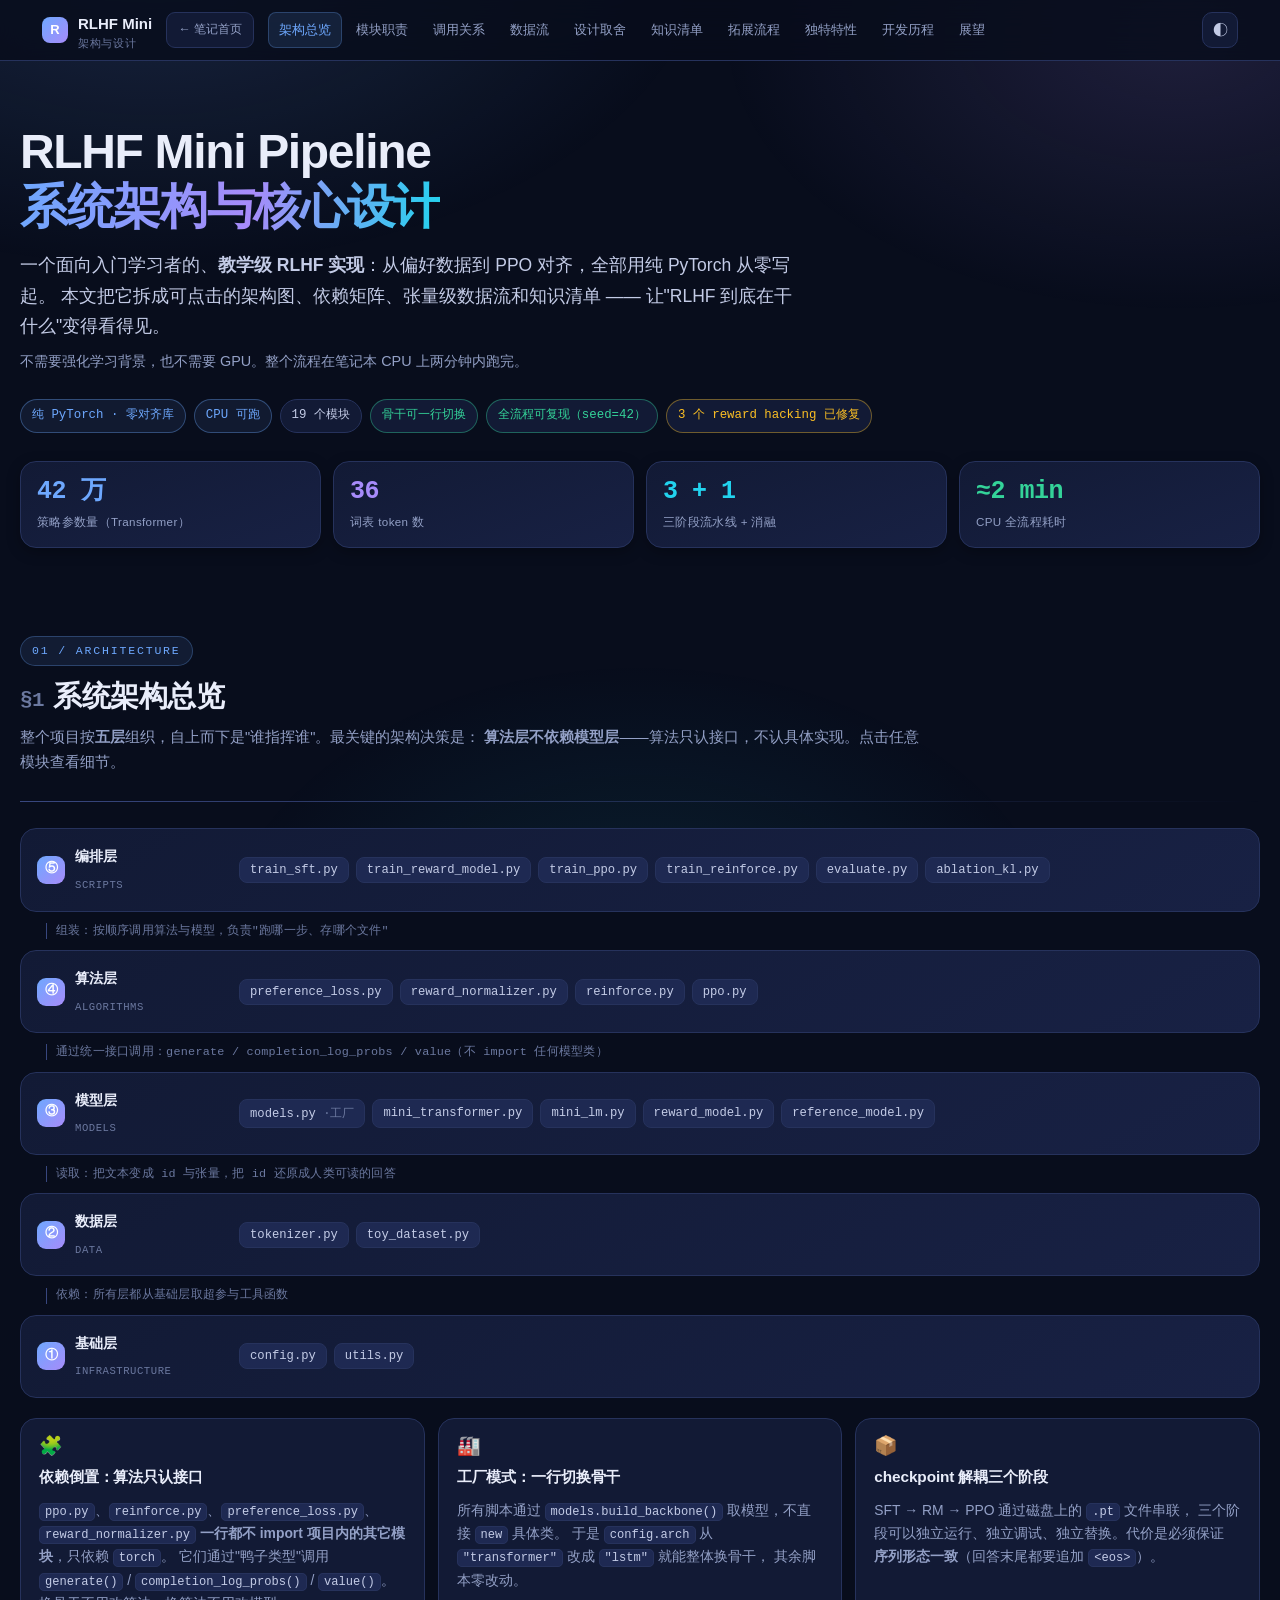
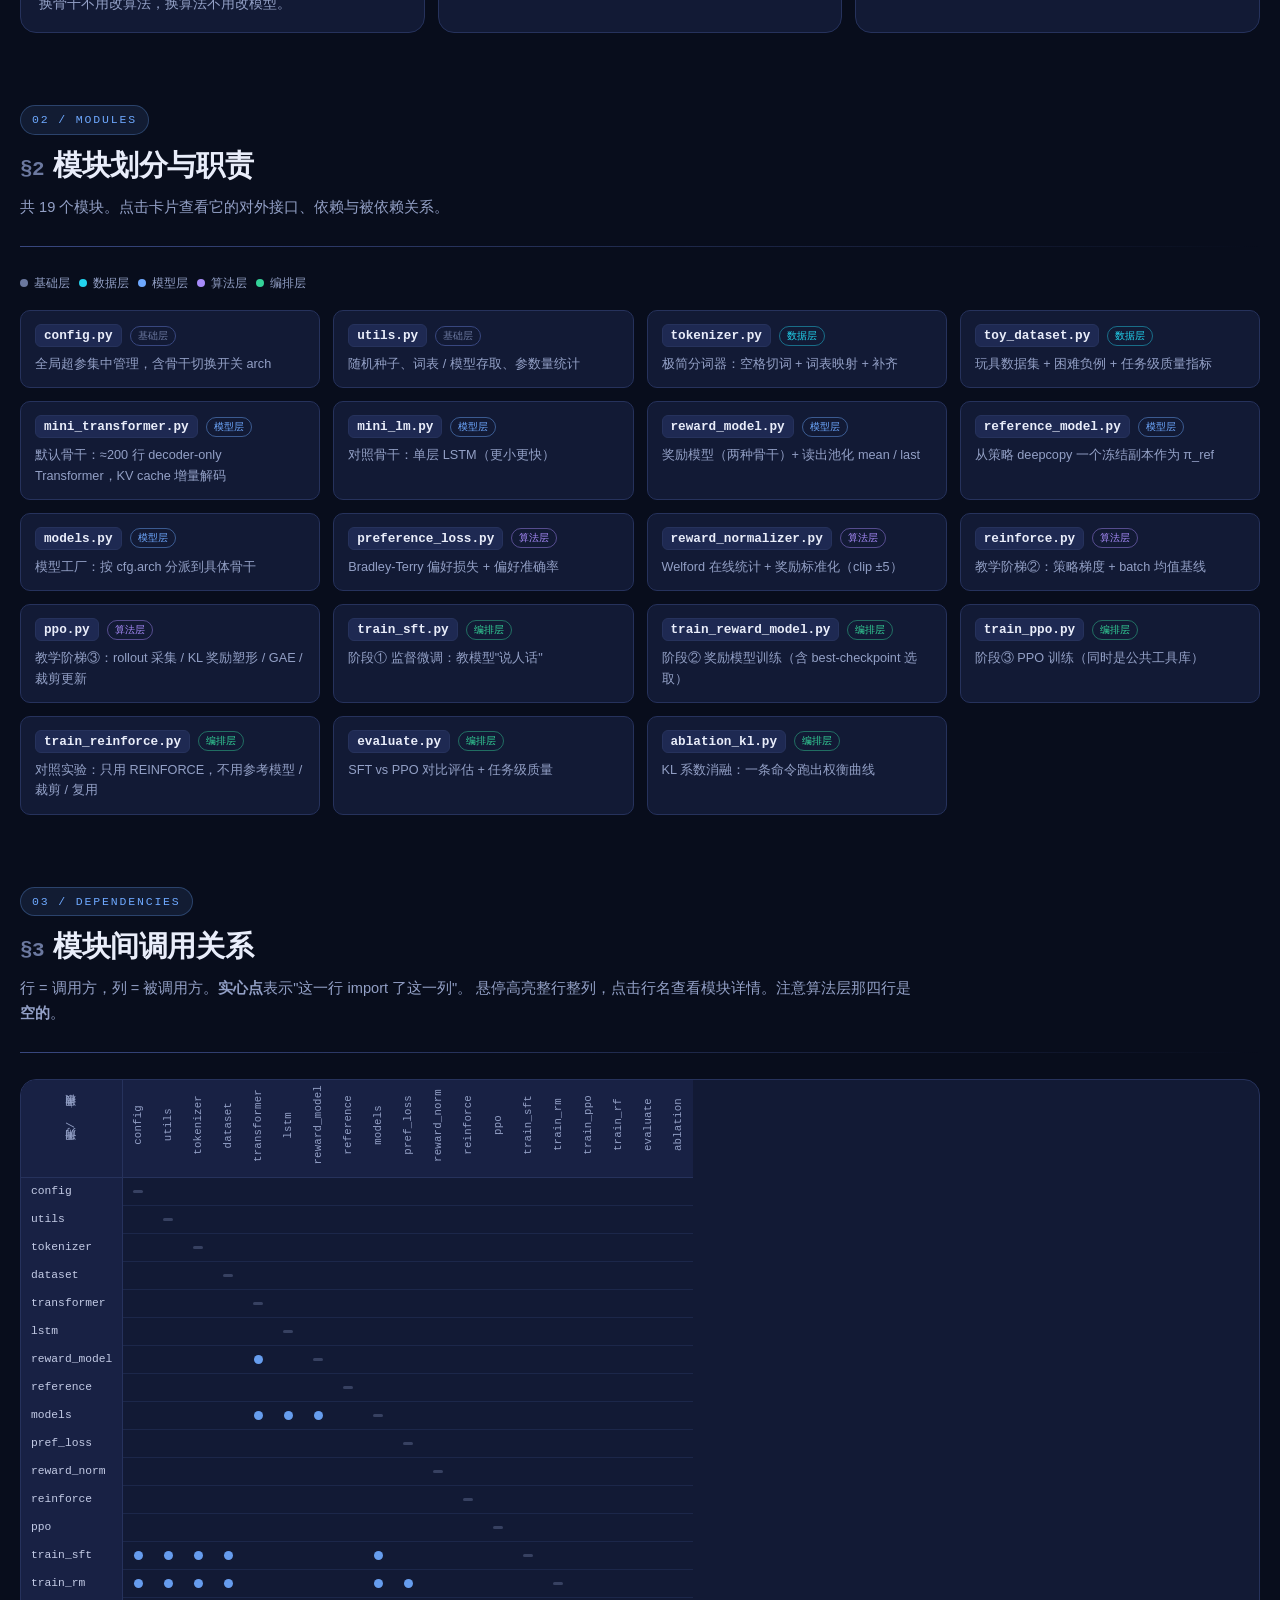
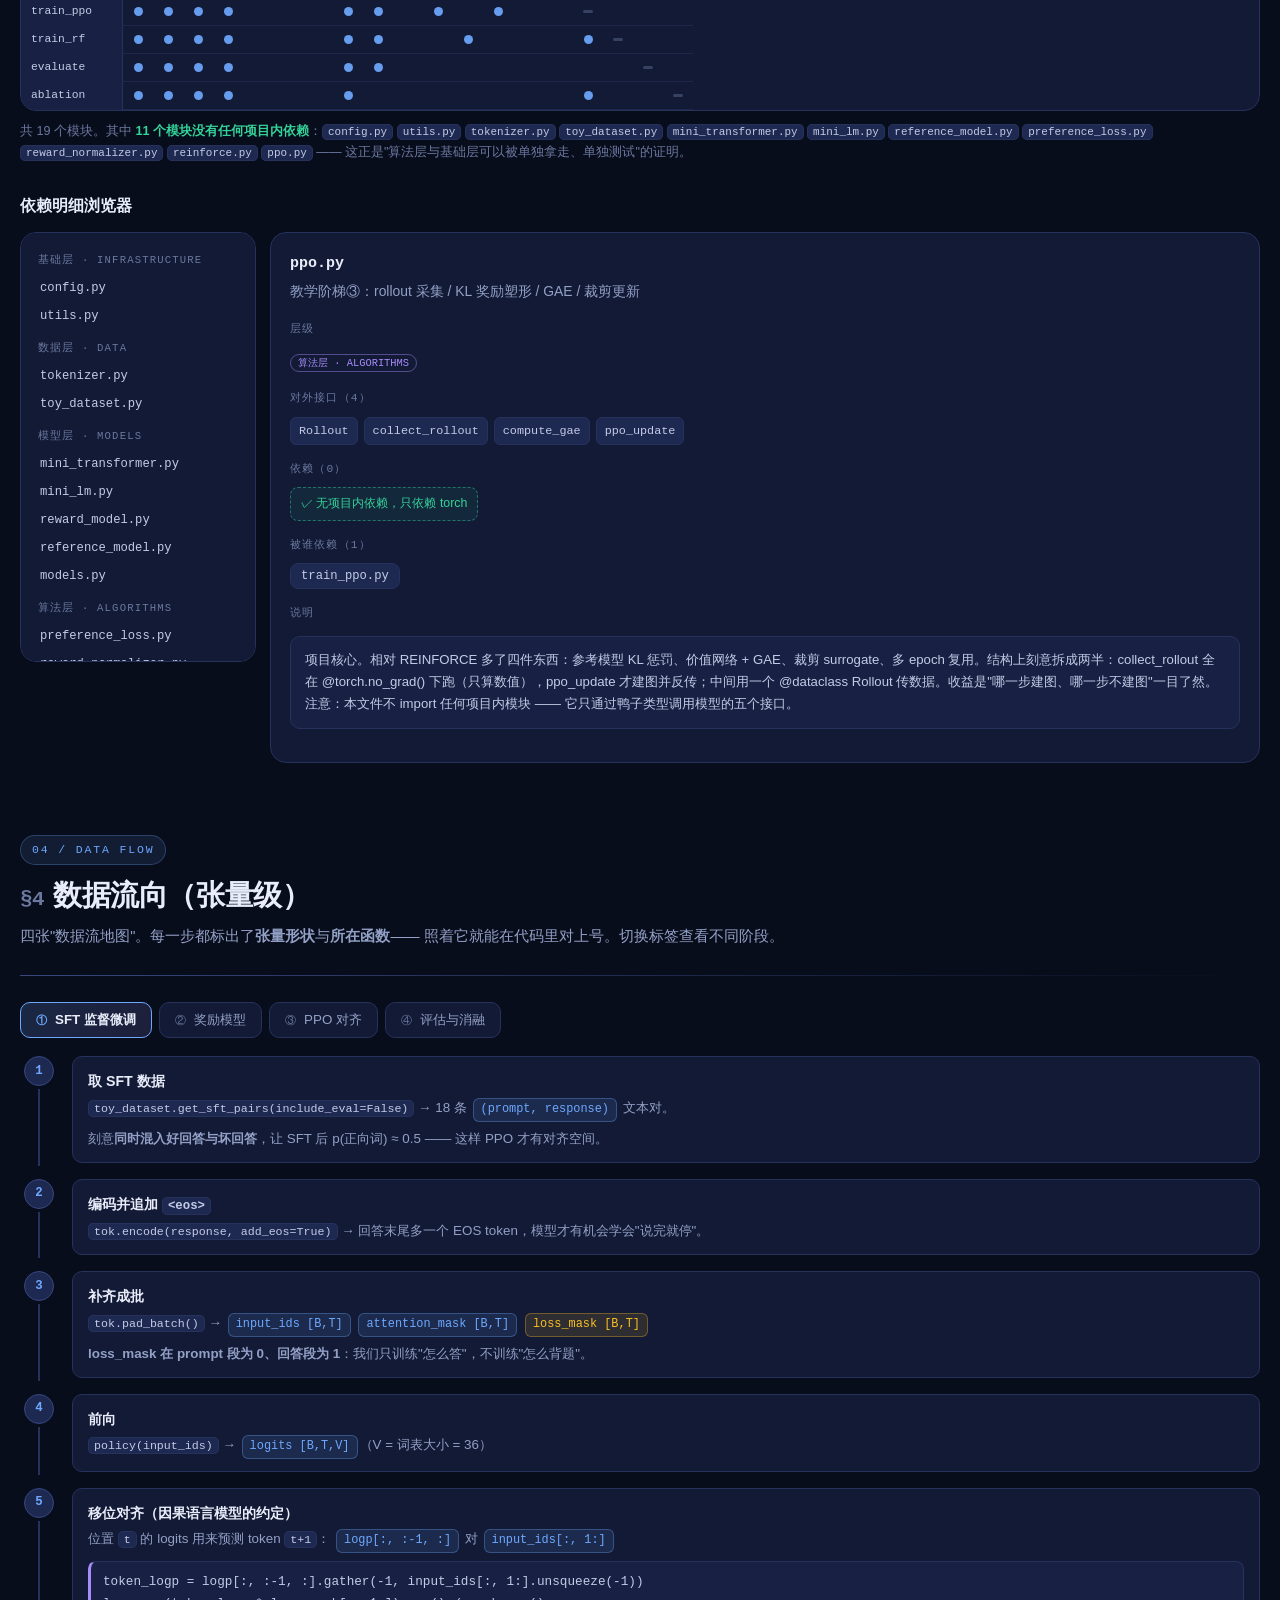
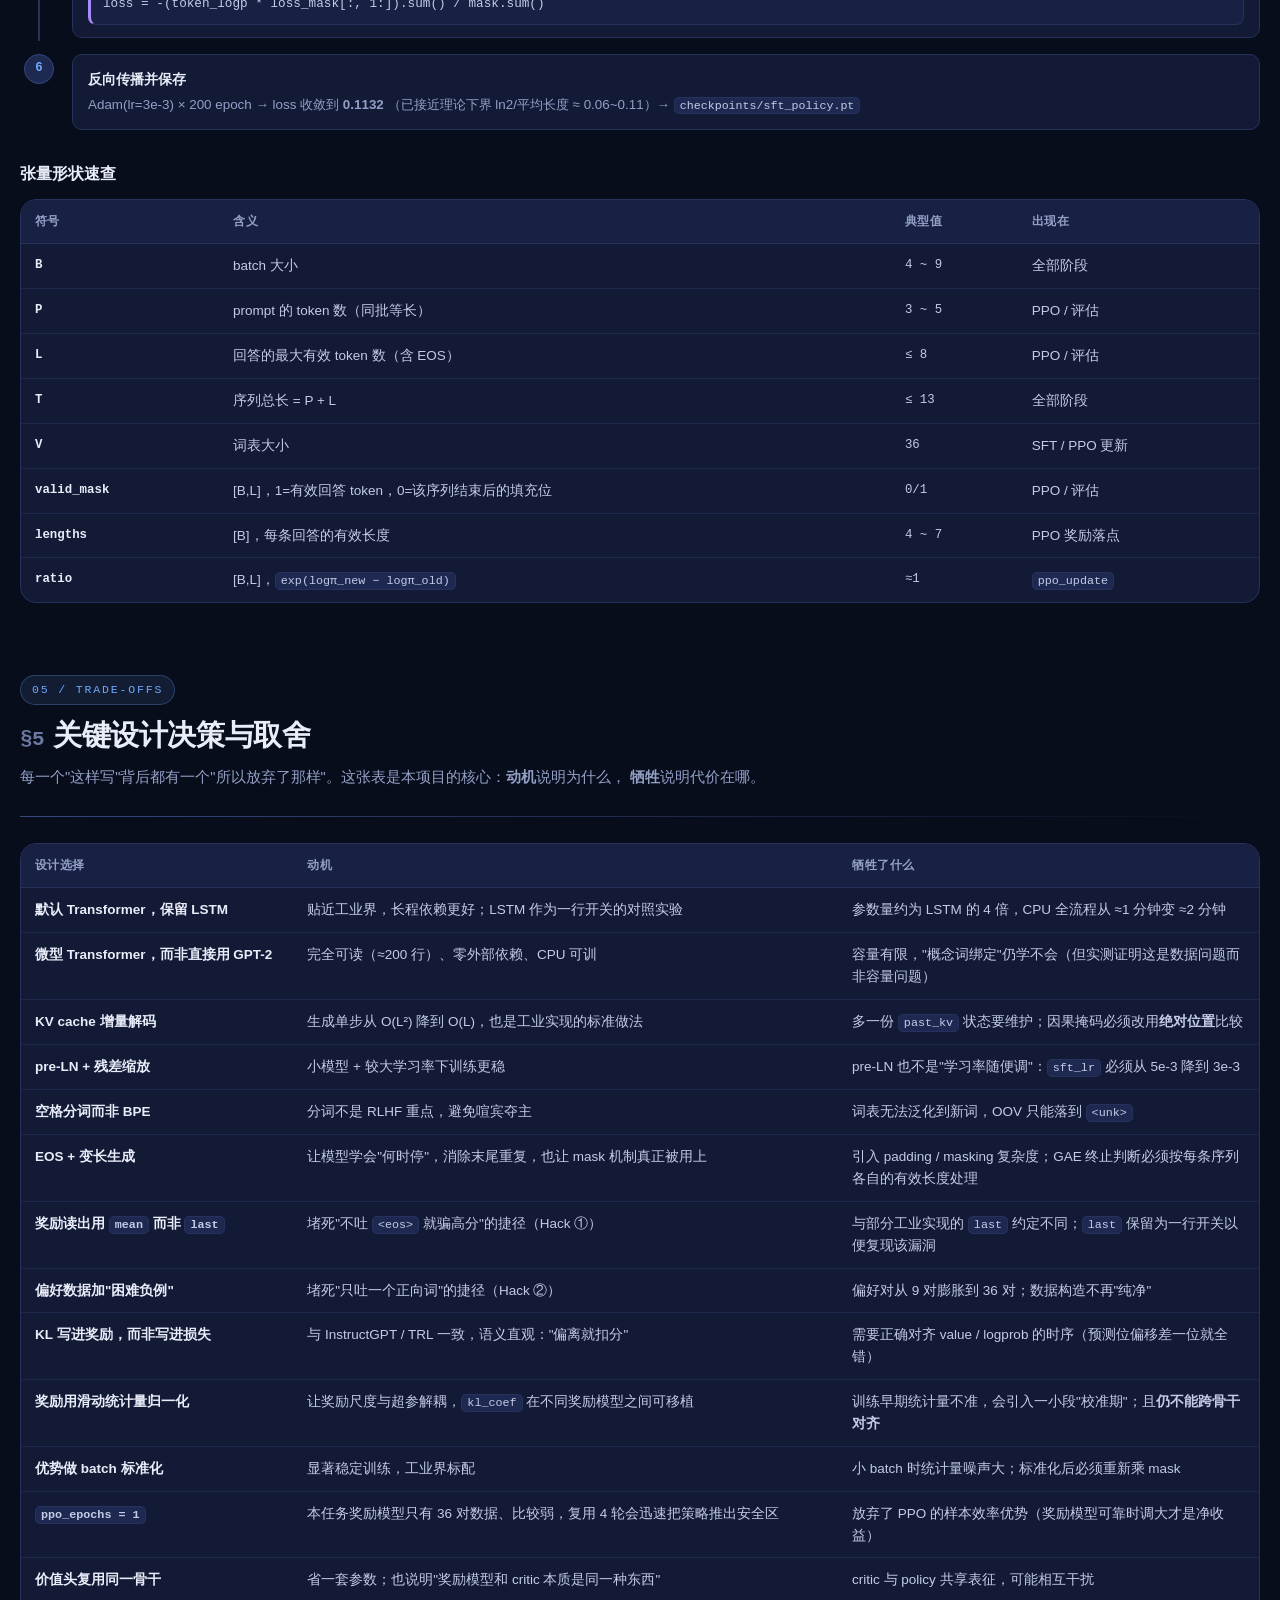
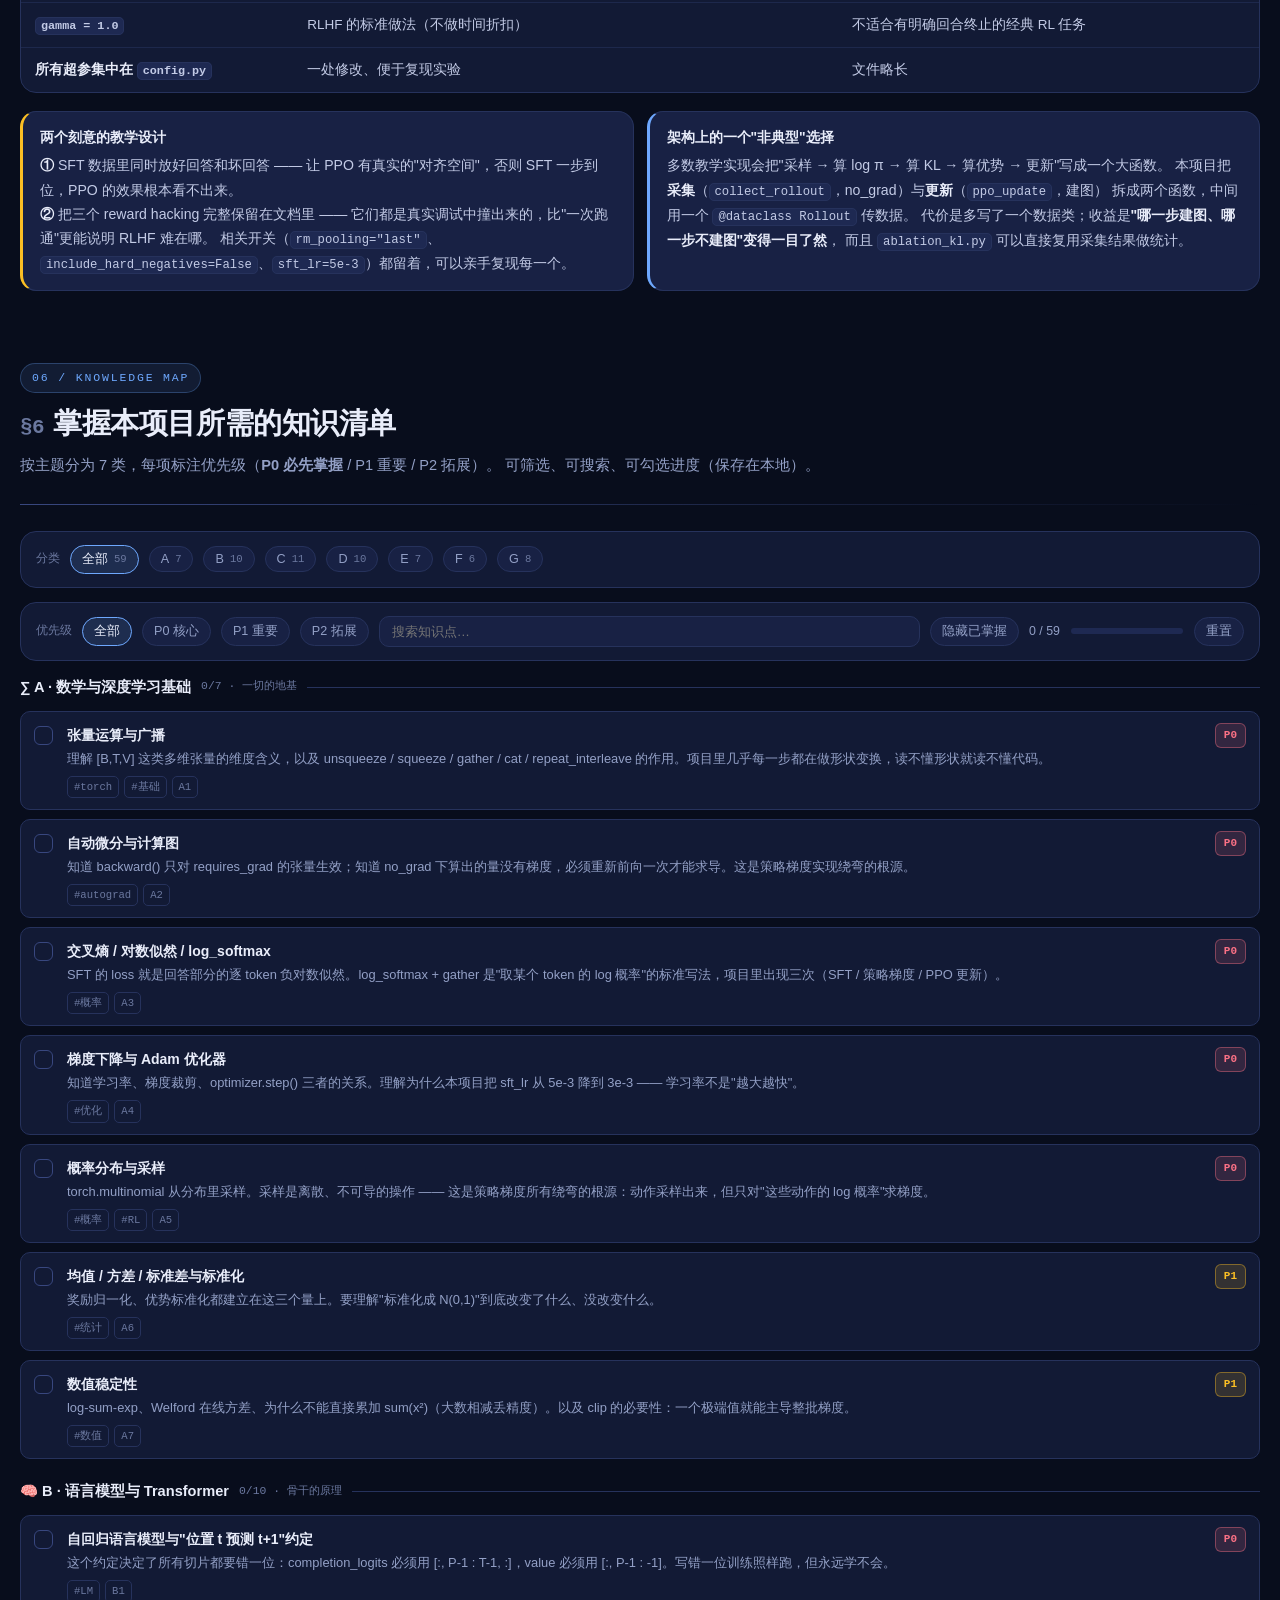
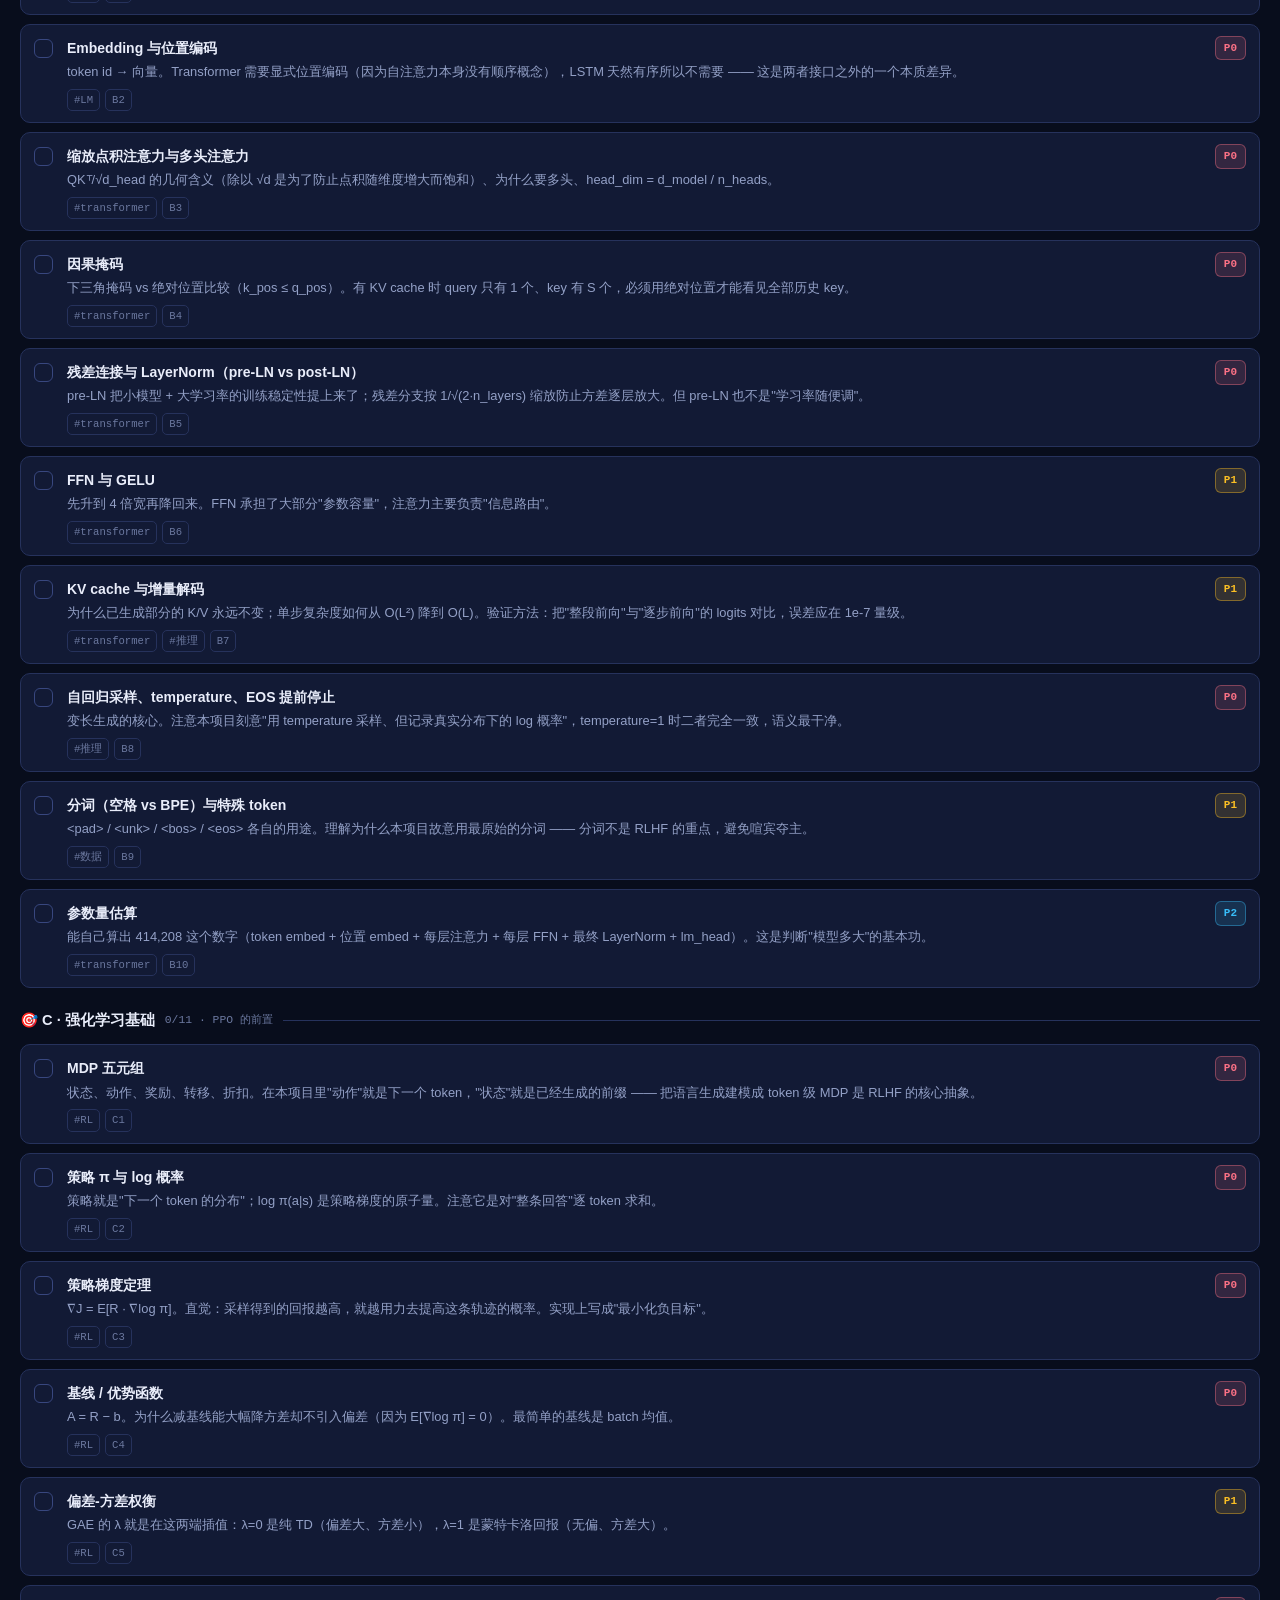
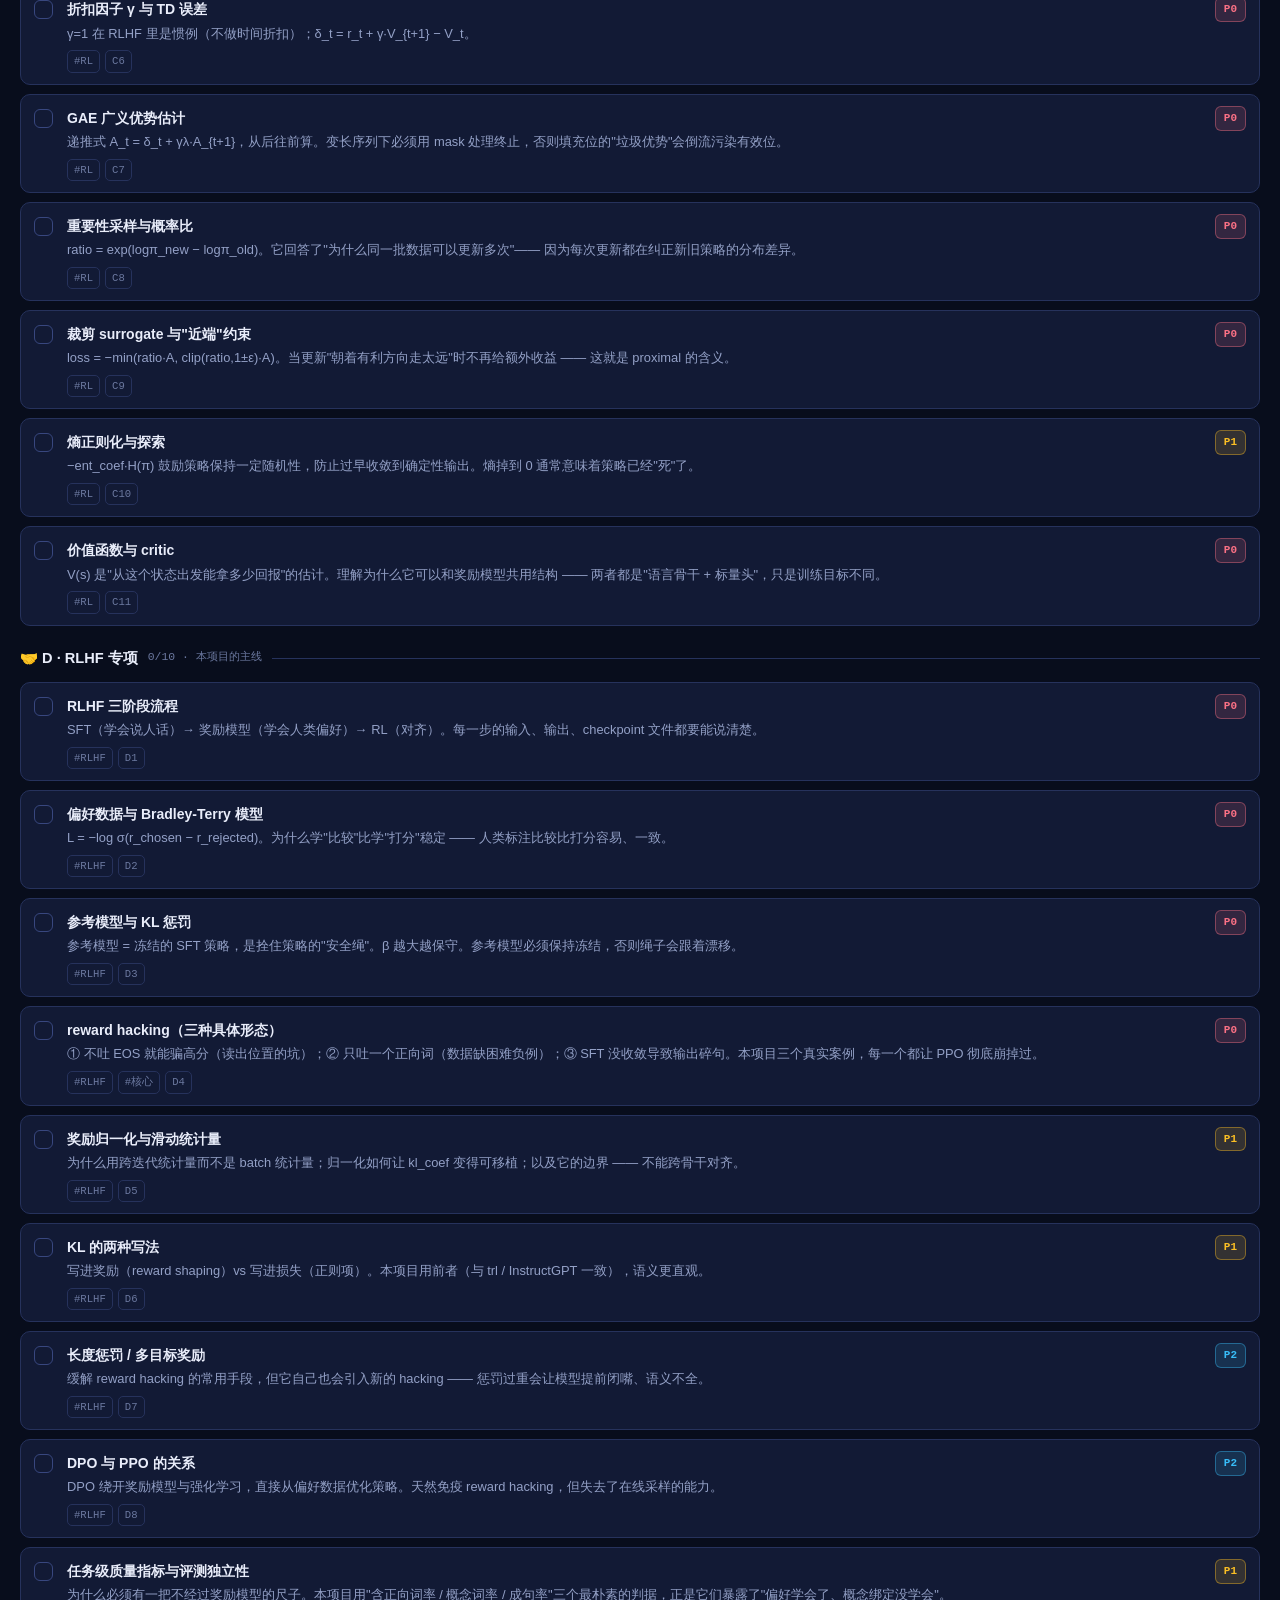
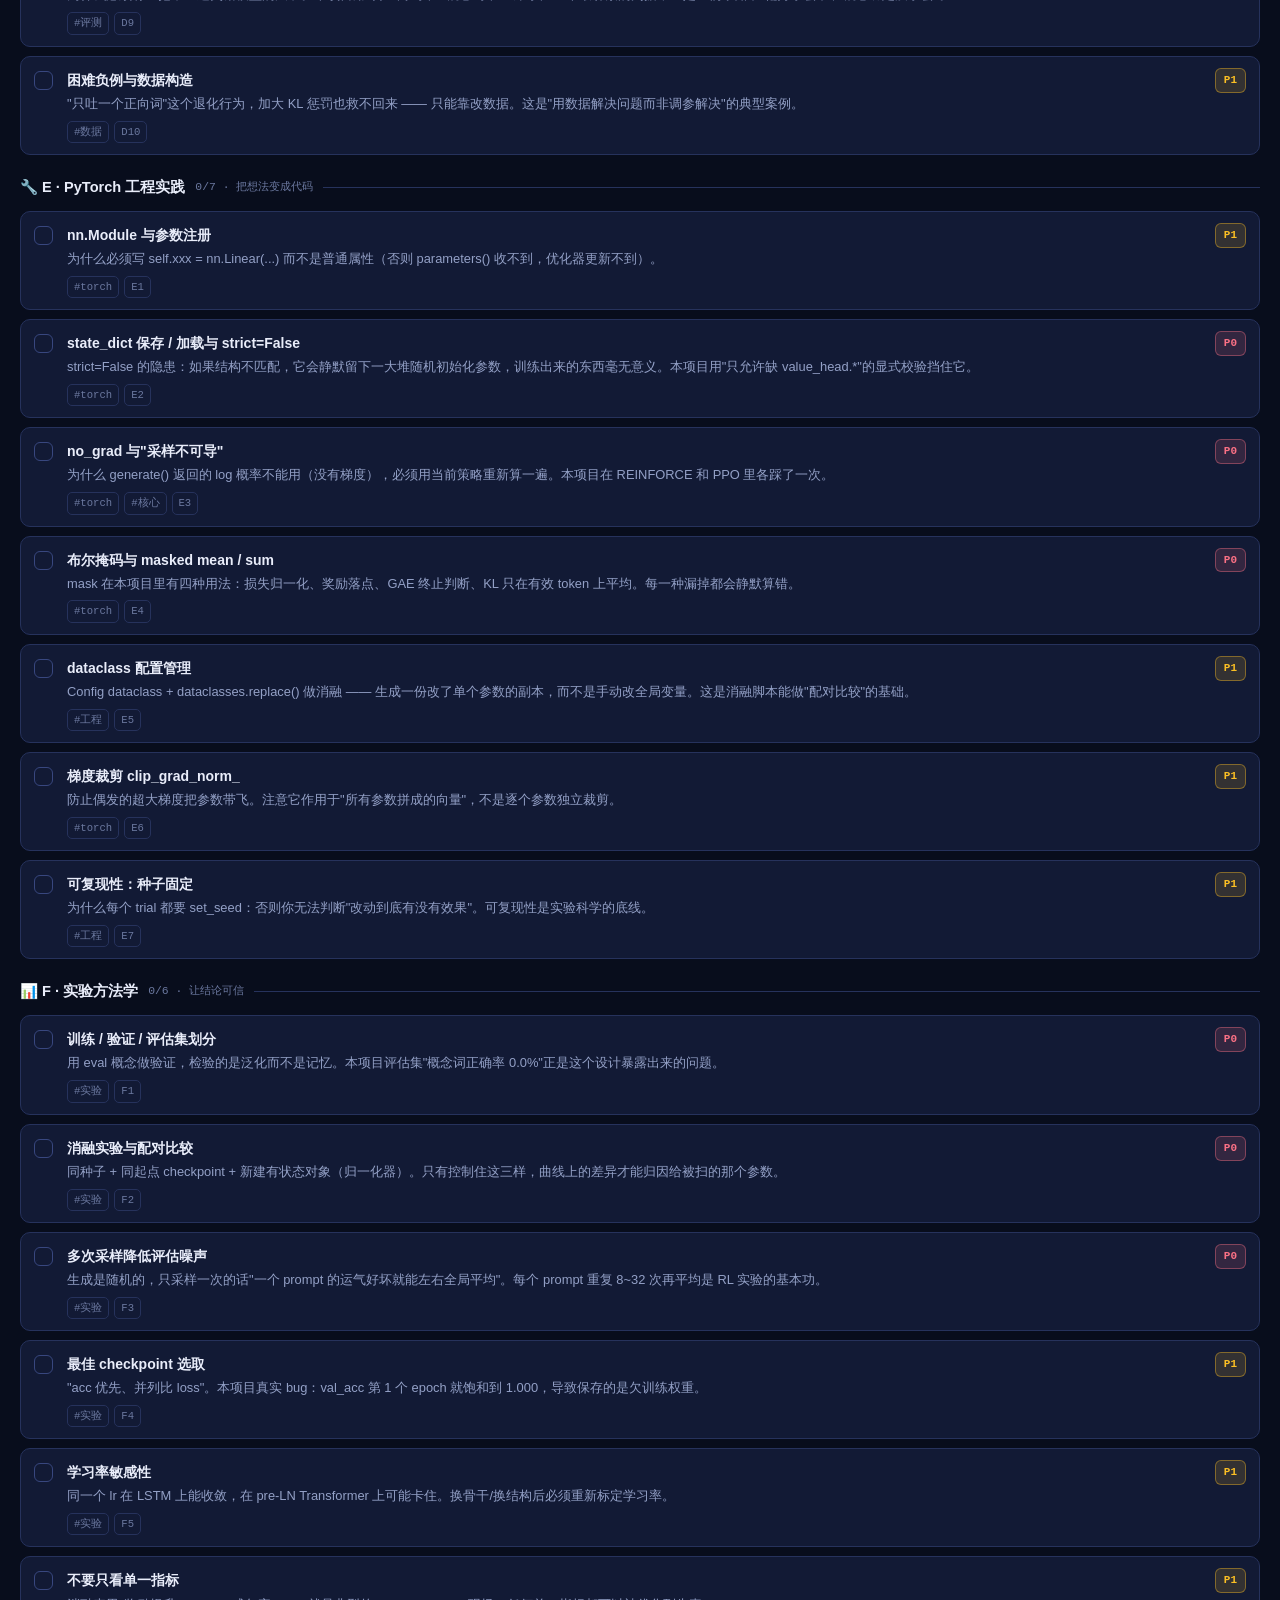
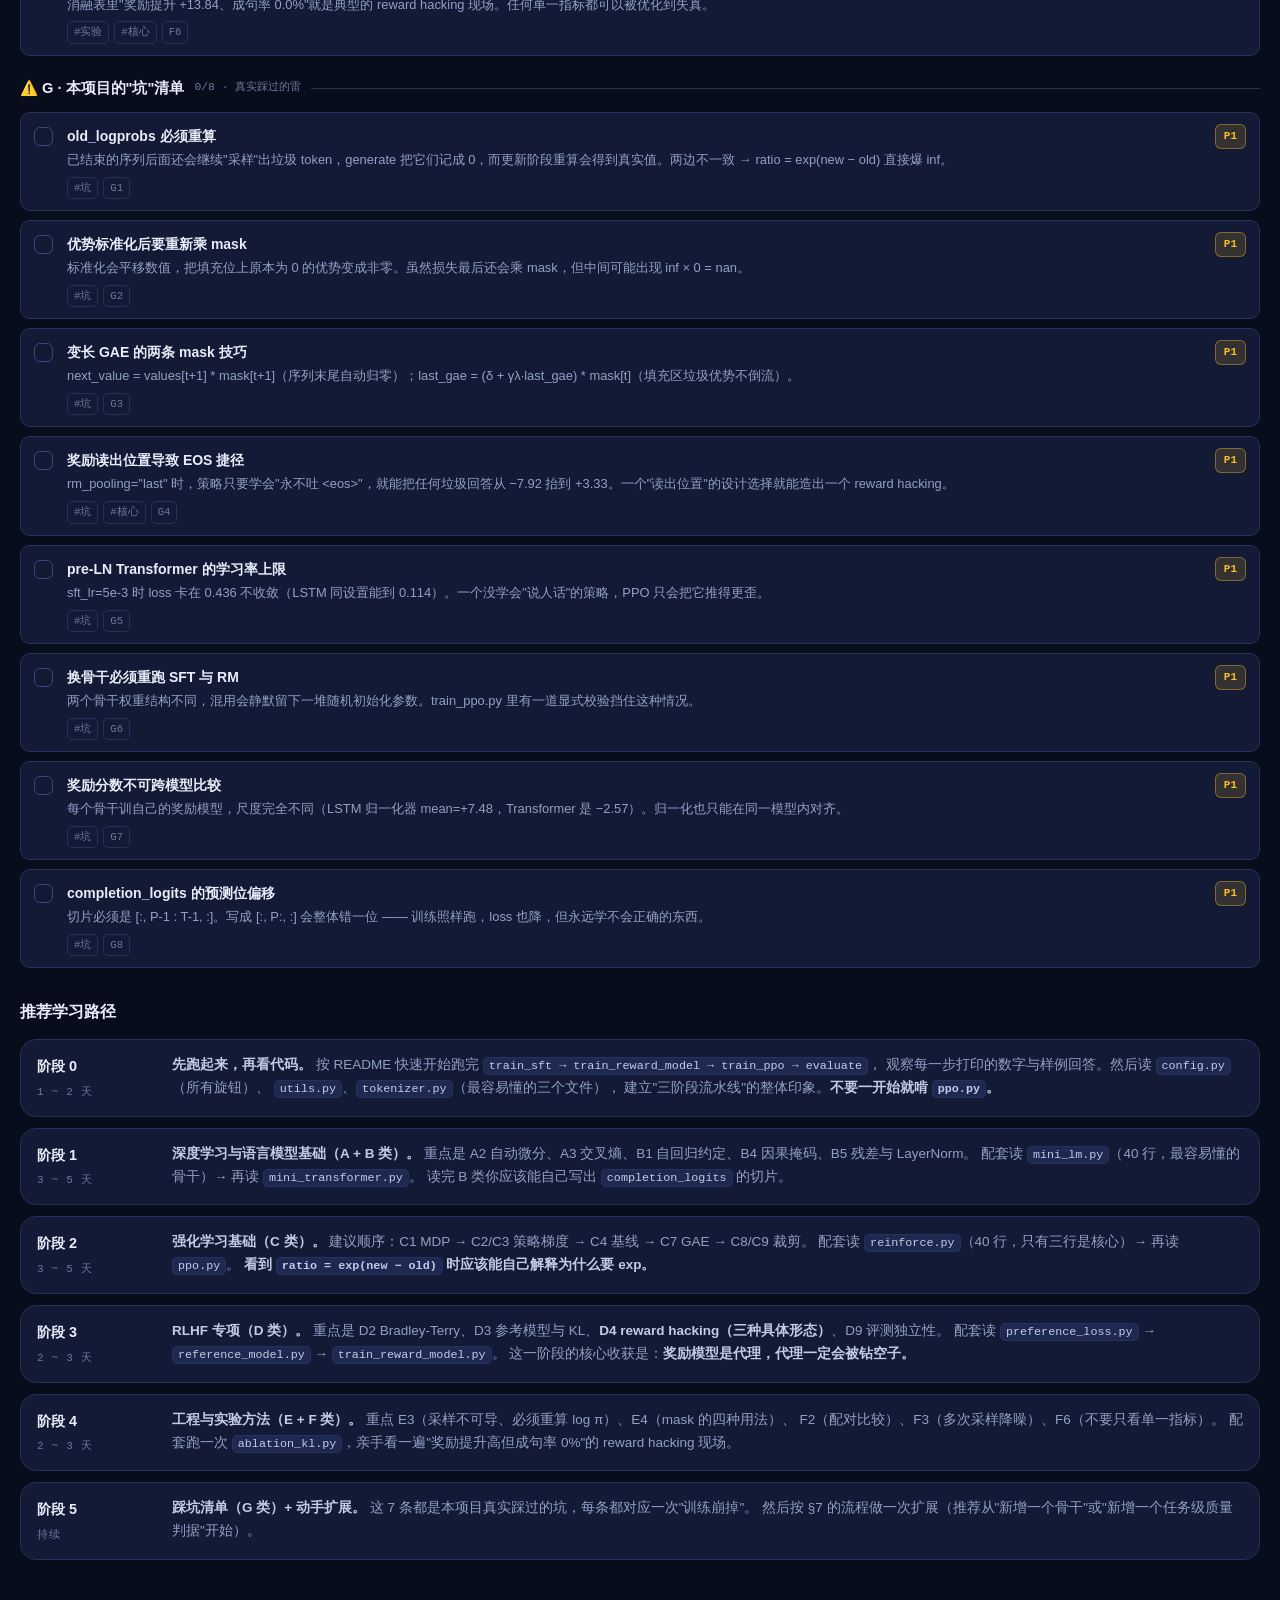
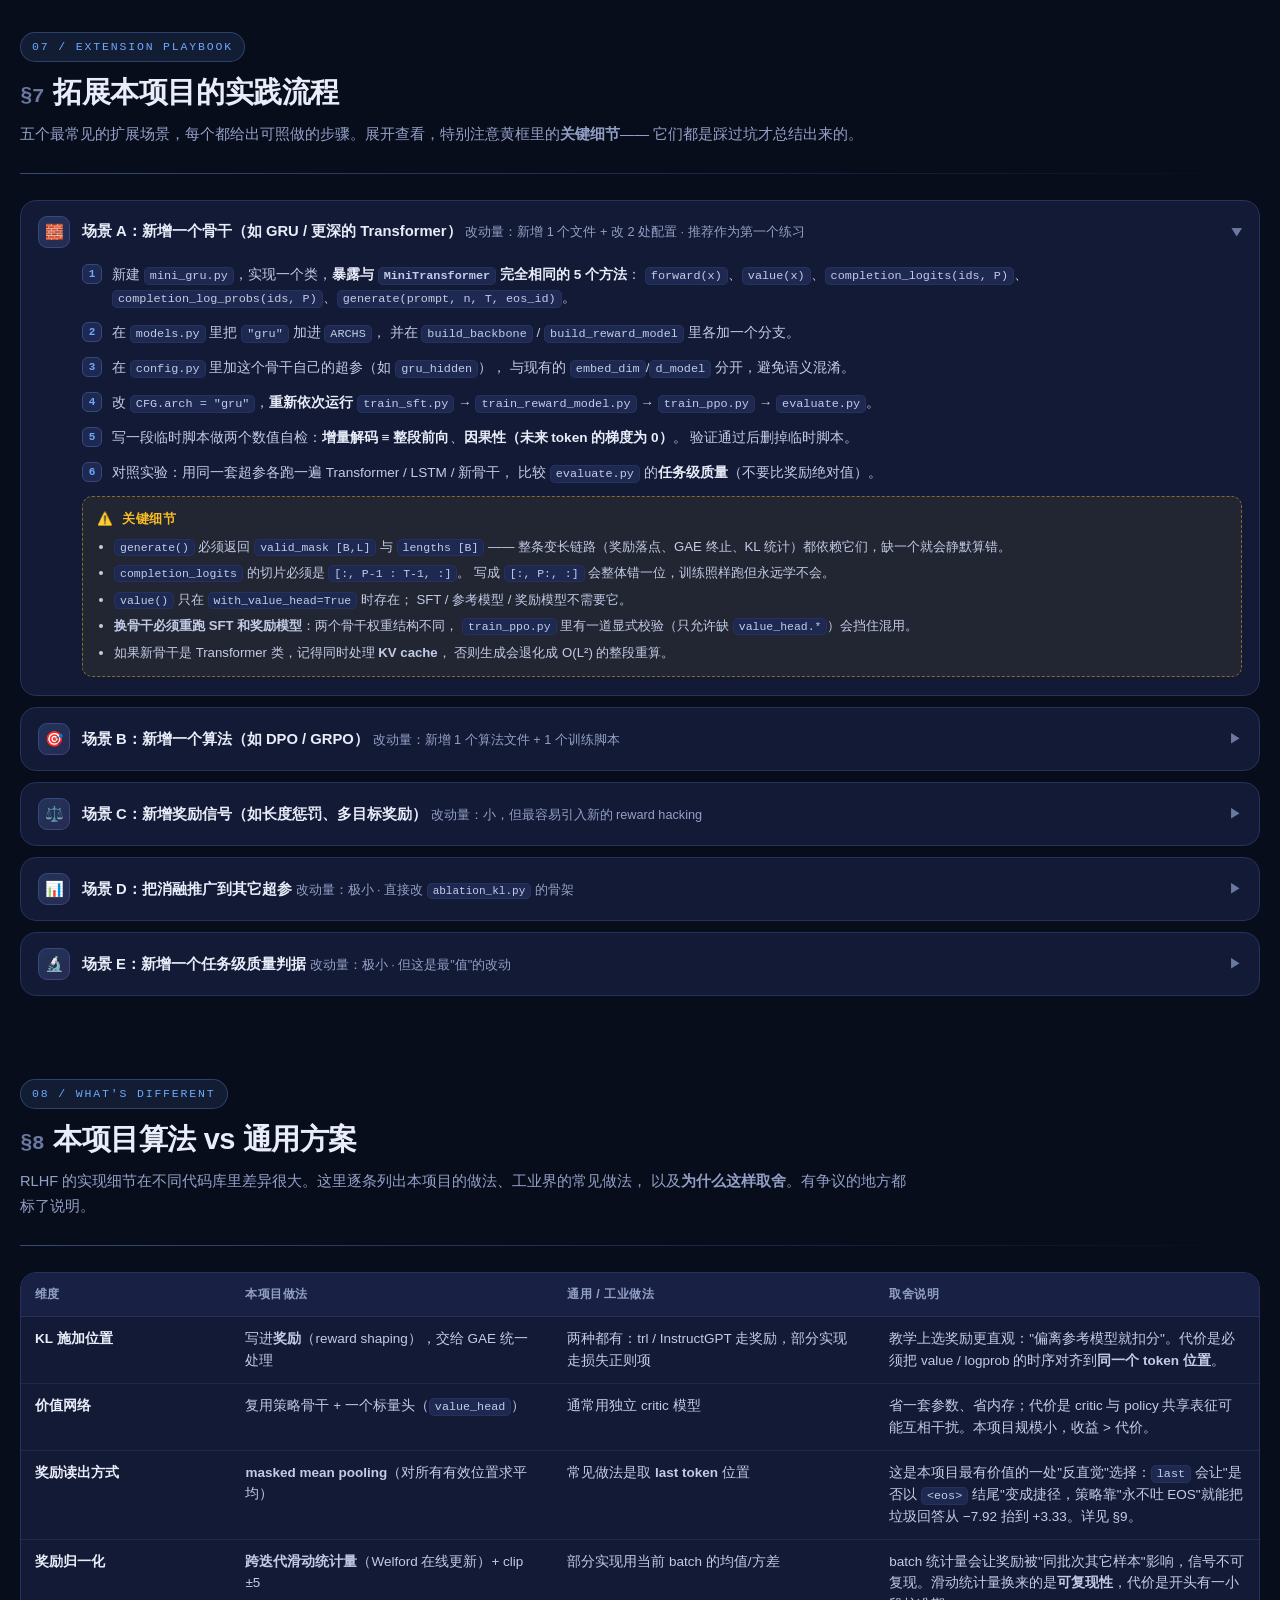
<file: notes/rlhf-mini-pipeline-architecture/index.html>
<!DOCTYPE html>
<html lang="zh-CN" data-theme="dark">
<head>
<meta charset="UTF-8">
<meta name="viewport" content="width=device-width, initial-scale=1.0">
<title>RLHF Mini Pipeline · 系统架构与核心设计</title>
<meta name="description" content="教学级 RLHF 实现的系统架构可视化：模块划分、调用关系、数据流、关键设计取舍、知识清单与开发历程。">
<style>
/* =====================================================================
   设计令牌（Design Tokens）
   ===================================================================== */
:root{
  --bg:#080d1c;
  --bg-2:#0d1428;
  --panel:#121a35;
  --panel-2:#182144;
  --panel-3:#1e2952;
  --border:#26325c;
  --border-2:#38477f;
  --text:#e9edfa;
  --text-2:#c3cbe6;
  --muted:#93a0c6;
  --dim:#6b789f;
  --accent:#6ea8fe;
  --accent-2:#a78bfa;
  --accent-3:#22d3ee;
  --ok:#34d399;
  --warn:#fbbf24;
  --bad:#fb7185;
  --p0:#fb7185;
  --p1:#fbbf24;
  --p2:#38bdf8;
  --radius:16px;
  --radius-sm:10px;
  --radius-xs:7px;
  --shadow:0 12px 34px rgba(0,0,0,.42);
  --shadow-sm:0 4px 14px rgba(0,0,0,.28);
  --mono:ui-monospace,SFMono-Regular,"SF Mono",Menlo,Consolas,"Liberation Mono",monospace;
  --sans:-apple-system,BlinkMacSystemFont,"Segoe UI","PingFang SC","Hiragino Sans GB","Microsoft YaHei",sans-serif;
  --glow:0 0 0 1px rgba(110,168,254,.35),0 0 22px rgba(110,168,254,.18);
}
html[data-theme="light"]{
  --bg:#f3f6fc;
  --bg-2:#ffffff;
  --panel:#ffffff;
  --panel-2:#f6f8fe;
  --panel-3:#eef3fd;
  --border:#e2e8f6;
  --border-2:#c6d3ee;
  --text:#0f1932;
  --text-2:#2b3a5c;
  --muted:#55628a;
  --dim:#7d89a9;
  --accent:#2f6fe4;
  --accent-2:#7c4ddb;
  --accent-3:#0e9bb8;
  --ok:#0f9d67;
  --warn:#b87708;
  --bad:#d93f5c;
  --p0:#d93f5c;
  --p1:#b87708;
  --p2:#1f7fd0;
  --shadow:0 12px 30px rgba(23,48,102,.12);
  --shadow-sm:0 4px 12px rgba(23,48,102,.09);
  --glow:0 0 0 1px rgba(47,111,228,.35),0 0 20px rgba(47,111,228,.14);
}

*,*::before,*::after{box-sizing:border-box}
html{scroll-behavior:smooth;scroll-padding-top:78px;-webkit-text-size-adjust:100%}
body{
  margin:0;
  font-family:var(--sans);
  background:var(--bg);
  color:var(--text);
  line-height:1.72;
  font-size:15.5px;
  overflow-x:hidden;
}
body::before{
  content:"";
  position:fixed;inset:0;z-index:-1;pointer-events:none;
  background:
    radial-gradient(900px 520px at 12% -6%, rgba(110,168,254,.16), transparent 62%),
    radial-gradient(760px 460px at 92% 4%, rgba(167,139,250,.14), transparent 60%),
    radial-gradient(700px 500px at 50% 108%, rgba(34,211,238,.10), transparent 62%);
}
html[data-theme="light"] body::before{
  background:
    radial-gradient(900px 520px at 12% -6%, rgba(47,111,228,.10), transparent 62%),
    radial-gradient(760px 460px at 92% 4%, rgba(124,77,219,.09), transparent 60%),
    radial-gradient(700px 500px at 50% 108%, rgba(14,155,184,.07), transparent 62%);
}
a{color:var(--accent);text-decoration:none}
a:hover{text-decoration:underline}
code,kbd{font-family:var(--mono);font-size:.87em}
code{
  background:var(--panel-3);
  border:1px solid var(--border);
  border-radius:5px;
  padding:1px 5px;
  color:var(--text-2);
  white-space:nowrap;
}
html[data-theme="light"] code{background:#eef2fb;border-color:#dde5f6}

/* =====================================================================
   布局
   ===================================================================== */
.wrap{max-width:1240px;margin:0 auto;padding:0 22px}
.sec{padding:62px 0 10px;scroll-margin-top:78px}
.sec-head{margin-bottom:26px;max-width:900px}
.sec-kicker{
  display:inline-flex;align-items:center;gap:8px;
  font-family:var(--mono);font-size:11.5px;letter-spacing:.16em;text-transform:uppercase;
  color:var(--accent);background:rgba(110,168,254,.10);
  border:1px solid rgba(110,168,254,.28);
  padding:4px 11px;border-radius:999px;margin-bottom:12px;
}
html[data-theme="light"] .sec-kicker{background:rgba(47,111,228,.08);border-color:rgba(47,111,228,.24)}
.sec h2{
  font-size:clamp(21px,3.1vw,29px);
  line-height:1.3;margin:0 0 10px;letter-spacing:-.015em;
  font-weight:700;
}
.sec h2 .num{
  font-family:var(--mono);font-size:.72em;color:var(--dim);
  margin-right:9px;font-weight:600;
}
.sec-sub{color:var(--muted);font-size:14.6px;margin:0}
.sec-rule{height:1px;background:linear-gradient(90deg,var(--border-2),transparent);margin:0 0 26px}

/* =====================================================================
   导航
   ===================================================================== */
.nav{
  position:sticky;top:0;z-index:60;
  backdrop-filter:blur(14px);-webkit-backdrop-filter:blur(14px);
  background:var(--bg);                                   /* 兜底：不支持 color-mix 时用纯色 */
  background:color-mix(in srgb,var(--bg) 82%,transparent);
  border-bottom:1px solid var(--border);
}
@supports not (backdrop-filter:blur(4px)){.nav{background:var(--bg)}}
.nav-in{display:flex;align-items:center;gap:14px;height:60px}
.brand{display:flex;align-items:center;gap:10px;font-weight:700;font-size:15px;white-space:nowrap;flex:0 0 auto}
.brand .logo{
  width:26px;height:26px;border-radius:8px;flex:0 0 auto;
  background:linear-gradient(135deg,var(--accent),var(--accent-2));
  display:grid;place-items:center;font-size:13px;color:#fff;font-weight:800;
}
.brand small{display:block;font-size:10.5px;font-weight:500;color:var(--dim);letter-spacing:.06em;line-height:1.2}
a.brand{text-decoration:none;color:inherit}
/* 返回笔记首页（本页作为博客子页时使用，指向站点根目录） */
.home-link{
  flex:0 0 auto;font-size:12.4px;padding:6px 11px;border-radius:9px;white-space:nowrap;
  border:1px solid var(--border);background:var(--panel);color:var(--muted);
  text-decoration:none;transition:.16s;
}
.home-link:hover{color:var(--text);background:var(--panel-2);border-color:var(--border-2);text-decoration:none}
.nav-links{
  display:flex;gap:3px;overflow-x:auto;flex:1 1 auto;
  scrollbar-width:none;-ms-overflow-style:none;
}
.nav-links::-webkit-scrollbar{display:none}
.nav-links a{
  font-size:13px;color:var(--muted);padding:6px 10px;border-radius:8px;
  white-space:nowrap;text-decoration:none;transition:.16s;border:1px solid transparent;
}
.nav-links a:hover{color:var(--text);background:var(--panel-2);text-decoration:none}
.nav-links a.on{color:var(--accent);background:rgba(110,168,254,.12);border-color:rgba(110,168,254,.26)}
html[data-theme="light"] .nav-links a.on{background:rgba(47,111,228,.10);border-color:rgba(47,111,228,.22)}
.icon-btn{
  flex:0 0 auto;width:36px;height:36px;display:grid;place-items:center;
  border-radius:10px;border:1px solid var(--border);background:var(--panel);
  color:var(--text-2);cursor:pointer;font-size:15px;transition:.16s;
}
.icon-btn:hover{border-color:var(--border-2);color:var(--text);background:var(--panel-2)}
.nav-prog{
  position:absolute;left:0;bottom:-1px;height:2px;width:0;
  background:linear-gradient(90deg,var(--accent),var(--accent-2));
  transition:width .1s linear;
}

/* =====================================================================
   Hero
   ===================================================================== */
.hero{padding:64px 0 26px;position:relative}
.hero h1{
  font-size:clamp(28px,5.4vw,48px);line-height:1.14;margin:0 0 16px;
  letter-spacing:-.028em;font-weight:800;
}
.hero h1 .grad{
  background:linear-gradient(100deg,var(--accent),var(--accent-2) 55%,var(--accent-3));
  -webkit-background-clip:text;background-clip:text;-webkit-text-fill-color:transparent;
}
.hero p.lead{font-size:clamp(15px,2vw,17.5px);color:var(--text-2);max-width:790px;margin:0 0 8px}
.hero p.lead-sub{font-size:14.4px;color:var(--muted);max-width:790px;margin:0 0 26px}
.tag-row{display:flex;flex-wrap:wrap;gap:8px;margin-bottom:28px}
.tag{
  font-size:12.4px;font-family:var(--mono);padding:5px 11px;border-radius:999px;
  border:1px solid var(--border);background:var(--panel);color:var(--text-2);
}
.tag.hi{border-color:rgba(110,168,254,.35);color:var(--accent);background:rgba(110,168,254,.09)}
.tag.g{color:var(--ok);border-color:color-mix(in srgb,var(--ok) 40%,transparent)}
.tag.w{color:var(--warn);border-color:color-mix(in srgb,var(--warn) 40%,transparent)}
.stat-grid{
  display:grid;grid-template-columns:repeat(auto-fit,minmax(148px,1fr));gap:12px;
}
.stat{
  background:linear-gradient(160deg,var(--panel),var(--panel-2));
  border:1px solid var(--border);border-radius:var(--radius);padding:15px 16px;
  box-shadow:var(--shadow-sm);
}
.stat .v{font-size:clamp(19px,2.6vw,25px);font-weight:750;font-family:var(--mono);letter-spacing:-.02em;line-height:1.2}
.stat .k{font-size:11.6px;color:var(--muted);margin-top:5px;letter-spacing:.03em}
.stat.a .v{color:var(--accent)}
.stat.b .v{color:var(--accent-2)}
.stat.c .v{color:var(--accent-3)}
.stat.d .v{color:var(--ok)}

/* =====================================================================
   通用卡片 / 网格
   ===================================================================== */
.grid{display:grid;gap:13px}
.g2{grid-template-columns:repeat(auto-fit,minmax(310px,1fr))}
.g3{grid-template-columns:repeat(auto-fit,minmax(248px,1fr))}
.g4{grid-template-columns:repeat(auto-fit,minmax(196px,1fr))}
.card{
  background:var(--panel);border:1px solid var(--border);border-radius:var(--radius);
  padding:17px 18px;transition:.18s;position:relative;
}
.card:hover{border-color:var(--border-2);box-shadow:var(--shadow-sm);transform:translateY(-1px)}
.card h3{margin:0 0 8px;font-size:15.4px;font-weight:680;letter-spacing:-.008em}
.card p{margin:0;color:var(--muted);font-size:13.9px;line-height:1.68}
.card .ico{font-size:19px;margin-bottom:9px;display:block;line-height:1}
.callout{
  border-radius:var(--radius);padding:14px 17px;font-size:14.1px;line-height:1.72;
  border:1px solid var(--border);background:var(--panel-2);color:var(--text-2);
  border-left:3px solid var(--accent);
}
.callout.w{border-left-color:var(--warn)}
.callout.b{border-left-color:var(--bad)}
.callout.g{border-left-color:var(--ok)}
.callout b{color:var(--text)}
.callout .t{display:block;font-weight:680;color:var(--text);margin-bottom:3px;font-size:13.9px}

/* =====================================================================
   分层架构图
   ===================================================================== */
.arch{display:flex;flex-direction:column;gap:9px}
.arch-layer{
  border:1px solid var(--border);border-radius:var(--radius);
  background:linear-gradient(150deg,var(--panel),var(--panel-2));
  padding:14px 16px;display:grid;grid-template-columns:186px 1fr;gap:16px;align-items:center;
  transition:.18s;
}
.arch-layer:hover{border-color:var(--border-2)}
.arch-layer.sel{border-color:var(--accent);box-shadow:var(--glow)}
.arch-tag{display:flex;align-items:center;gap:10px}
.arch-num{
  width:28px;height:28px;border-radius:9px;flex:0 0 auto;display:grid;place-items:center;
  font-family:var(--mono);font-size:12.5px;font-weight:700;color:#fff;
  background:linear-gradient(135deg,var(--accent),var(--accent-2));
}
.arch-tag .nm{font-weight:680;font-size:14.4px;line-height:1.28}
.arch-tag .en{font-family:var(--mono);font-size:10.6px;color:var(--dim);letter-spacing:.05em}
.arch-mods{display:flex;flex-wrap:wrap;gap:7px}
.chip{
  font-family:var(--mono);font-size:12.2px;padding:5px 10px;border-radius:8px;
  border:1px solid var(--border);background:var(--panel-3);color:var(--text-2);
  cursor:pointer;transition:.15s;white-space:nowrap;
}
.chip:hover{border-color:var(--accent);color:var(--accent);background:rgba(110,168,254,.10)}
.chip.dim{opacity:.42}
.arch-arrow{
  display:flex;align-items:center;gap:9px;padding-left:26px;
  font-size:11.8px;color:var(--dim);font-family:var(--mono);
}
.arch-arrow .ln{width:1px;height:16px;background:var(--border-2)}
.arch-arrow .txt{letter-spacing:.02em}

/* =====================================================================
   模块卡片
   ===================================================================== */
.mod-card{
  background:var(--panel);border:1px solid var(--border);border-radius:var(--radius-sm);
  padding:13px 14px;cursor:pointer;transition:.16s;text-align:left;
  display:flex;flex-direction:column;gap:7px;font-family:inherit;color:inherit;
}
.mod-card:hover{border-color:var(--accent);transform:translateY(-2px);box-shadow:var(--shadow-sm)}
.mod-card .top{display:flex;align-items:center;justify-content:space-between;gap:8px}
.mod-card .fn{font-family:var(--mono);font-size:12.7px;font-weight:650;color:var(--text);word-break:break-all}
.mod-card .role{font-size:12.7px;color:var(--muted);line-height:1.6}
.lay{
  font-size:10.4px;font-family:var(--mono);padding:2px 7px;border-radius:999px;
  border:1px solid var(--border-2);color:var(--muted);flex:0 0 auto;
}
.lay.infra{color:var(--dim);border-color:var(--border-2)}
.lay.data{color:var(--accent-3);border-color:color-mix(in srgb,var(--accent-3) 45%,transparent)}
.lay.model{color:var(--accent);border-color:color-mix(in srgb,var(--accent) 45%,transparent)}
.lay.algo{color:var(--accent-2);border-color:color-mix(in srgb,var(--accent-2) 45%,transparent)}
.lay.script{color:var(--ok);border-color:color-mix(in srgb,var(--ok) 45%,transparent)}
.legend{display:flex;flex-wrap:wrap;gap:9px;margin:0 0 16px;font-size:12.3px;color:var(--muted);align-items:center}
.legend .k{display:inline-flex;align-items:center;gap:6px}
.dot{width:8px;height:8px;border-radius:50%;display:inline-block}

/* =====================================================================
   依赖矩阵
   ===================================================================== */
.matrix-scroll{overflow-x:auto;border:1px solid var(--border);border-radius:var(--radius);background:var(--panel)}
table.mx{border-collapse:separate;border-spacing:0;font-size:12.2px}
table.mx th,table.mx td{padding:0;text-align:center}
table.mx thead th{
  position:sticky;top:0;z-index:2;background:var(--panel-2);
  height:88px;width:30px;border-bottom:1px solid var(--border);
}
table.mx thead th .rot{
  writing-mode:vertical-rl;transform:rotate(180deg);font-family:var(--mono);
  font-size:10.7px;color:var(--muted);font-weight:500;letter-spacing:.02em;
  display:inline-block;padding:5px 0;
}
table.mx tbody th{
  position:sticky;left:0;z-index:1;background:var(--panel-2);
  font-family:var(--mono);font-size:11.3px;font-weight:500;color:var(--text-2);
  text-align:left;padding:0 10px;height:28px;white-space:nowrap;
  border-right:1px solid var(--border);cursor:pointer;
}
table.mx tbody th:hover{color:var(--accent)}
table.mx thead th:first-child{left:0;z-index:3;background:var(--panel-2);border-right:1px solid var(--border)}
table.mx td{height:28px;width:30px;border-bottom:1px solid color-mix(in srgb,var(--border) 55%,transparent)}
table.mx tbody tr:hover th{background:var(--panel-3);color:var(--accent)}
table.mx td .cell{
  width:100%;height:100%;display:grid;place-items:center;
}
table.mx td .mk{
  width:9px;height:9px;border-radius:50%;background:var(--accent);
  opacity:0;transition:.12s;
}
table.mx td.hit .mk{opacity:.92}
table.mx td.self .mk{background:var(--dim);opacity:.42;border-radius:2px;width:10px;height:3px}
table.mx td.hl{background:rgba(110,168,254,.14)}
html[data-theme="light"] table.mx td.hl{background:rgba(47,111,228,.10)}
table.mx td.hl .mk{opacity:1;transform:scale(1.35)}
table.mx .lbl{
  font-family:var(--mono);font-size:11.4px;color:var(--text-2);
}
.mx-note{font-size:12.6px;color:var(--dim);margin-top:10px}
.mx-tip{
  position:fixed;z-index:80;pointer-events:none;opacity:0;transition:opacity .12s;
  background:var(--panel-3);border:1px solid var(--border-2);border-radius:8px;
  padding:6px 10px;font-family:var(--mono);font-size:11.6px;color:var(--text);
  box-shadow:var(--shadow-sm);white-space:nowrap;
}
.mx-tip.on{opacity:1}

/* =====================================================================
   依赖明细浏览器
   ===================================================================== */
.explorer{display:grid;grid-template-columns:236px 1fr;gap:14px;align-items:start}
.ex-list{
  border:1px solid var(--border);border-radius:var(--radius);background:var(--panel);
  padding:9px;max-height:430px;overflow-y:auto;
}
.ex-grp{font-size:10.6px;font-family:var(--mono);color:var(--dim);letter-spacing:.11em;
  text-transform:uppercase;padding:9px 8px 5px}
.ex-item{
  display:block;width:100%;text-align:left;font-family:var(--mono);font-size:12.2px;
  padding:6px 9px;border-radius:8px;border:1px solid transparent;background:none;
  color:var(--text-2);cursor:pointer;transition:.14s;
}
.ex-item:hover{background:var(--panel-2);color:var(--text)}
.ex-item.on{background:rgba(110,168,254,.13);border-color:rgba(110,168,254,.3);color:var(--accent)}
html[data-theme="light"] .ex-item.on{background:rgba(47,111,228,.10);border-color:rgba(47,111,228,.24)}
.ex-panel{
  border:1px solid var(--border);border-radius:var(--radius);background:var(--panel);
  padding:18px 19px;min-height:300px;
}
.ex-panel h3{margin:0 0 4px;font-family:var(--mono);font-size:15px}
.ex-panel .role{color:var(--muted);font-size:13.9px;margin:0 0 16px}
.ex-sec{margin-bottom:15px}
.ex-sec .h{
  font-size:11.3px;font-family:var(--mono);color:var(--dim);letter-spacing:.1em;
  text-transform:uppercase;margin-bottom:8px;
}
.ex-chips{display:flex;flex-wrap:wrap;gap:6px}
.ex-chips .none{font-size:12.6px;color:var(--dim);font-style:italic}
.fn-list{display:flex;flex-wrap:wrap;gap:6px}
.fn{
  font-family:var(--mono);font-size:11.8px;padding:3px 8px;border-radius:6px;
  background:var(--panel-3);border:1px solid var(--border);color:var(--text-2);
}
.zero-dep{
  display:inline-flex;align-items:center;gap:6px;font-size:12.4px;color:var(--ok);
  border:1px dashed color-mix(in srgb,var(--ok) 45%,transparent);
  background:color-mix(in srgb,var(--ok) 8%,transparent);
  padding:5px 10px;border-radius:8px;
}

/* =====================================================================
   数据流
   ===================================================================== */
.flow-tabs{display:flex;gap:7px;flex-wrap:wrap;margin-bottom:18px}
.ftab{
  font-family:inherit;font-size:13.4px;padding:8px 15px;border-radius:10px;
  border:1px solid var(--border);background:var(--panel);color:var(--muted);
  cursor:pointer;transition:.16s;display:flex;align-items:center;gap:8px;
}
.ftab:hover{color:var(--text);border-color:var(--border-2)}
.ftab.on{background:linear-gradient(135deg,rgba(110,168,254,.18),rgba(167,139,250,.14));
  border-color:var(--accent);color:var(--text);font-weight:600}
.ftab .n{font-family:var(--mono);font-size:11px;color:var(--dim)}
.ftab.on .n{color:var(--accent)}
.flow-body{display:none}
.flow-body.on{display:block;animation:fade .28s ease}
@keyframes fade{from{opacity:0;transform:translateY(6px)}to{opacity:1;transform:none}}
.steps{display:flex;flex-direction:column;gap:0;position:relative}
.step{
  display:grid;grid-template-columns:38px 1fr;gap:14px;position:relative;
  padding-bottom:16px;
}
.step:last-child{padding-bottom:0}
.step .rail{display:flex;flex-direction:column;align-items:center}
.step .bullet{
  width:30px;height:30px;border-radius:50%;flex:0 0 auto;display:grid;place-items:center;
  font-family:var(--mono);font-size:12.4px;font-weight:700;
  background:var(--panel-3);border:1px solid var(--border-2);color:var(--accent);
  z-index:1;
}
.step .line{flex:1 1 auto;width:2px;background:var(--border);margin:3px 0 -3px}
.step:last-child .line{display:none}
.step-body{
  border:1px solid var(--border);border-radius:var(--radius-sm);background:var(--panel);
  padding:12px 15px;transition:.16s;
}
.step-body:hover{border-color:var(--border-2)}
.step-body .st{font-weight:660;font-size:14.2px;margin-bottom:3px}
.step-body .sd{font-size:13.4px;color:var(--muted);line-height:1.66}
.step-body .sd + .sd{margin-top:6px}
.shape{
  display:inline-block;font-family:var(--mono);font-size:11.9px;
  background:color-mix(in srgb,var(--accent) 12%,transparent);
  border:1px solid color-mix(in srgb,var(--accent) 32%,transparent);
  color:var(--accent);border-radius:6px;padding:1px 7px;margin:0 2px;
  white-space:nowrap;
}
.shape.v{background:color-mix(in srgb,var(--accent-2) 12%,transparent);
  border-color:color-mix(in srgb,var(--accent-2) 32%,transparent);color:var(--accent-2)}
.shape.g{background:color-mix(in srgb,var(--ok) 12%,transparent);
  border-color:color-mix(in srgb,var(--ok) 32%,transparent);color:var(--ok)}
.shape.w{background:color-mix(in srgb,var(--warn) 12%,transparent);
  border-color:color-mix(in srgb,var(--warn) 32%,transparent);color:var(--warn)}
.formula{
  font-family:var(--mono);font-size:12.7px;background:var(--panel-2);
  border:1px solid var(--border);border-left:3px solid var(--accent-2);
  border-radius:8px;padding:9px 12px;margin:8px 0 0;color:var(--text-2);
  overflow-x:auto;white-space:pre;
}

/* =====================================================================
   表格（决策 / 对照）
   ===================================================================== */
.tbl-scroll{overflow-x:auto;border:1px solid var(--border);border-radius:var(--radius);background:var(--panel)}
table.tb{width:100%;border-collapse:collapse;font-size:13.5px;min-width:660px}
table.tb thead th{
  background:var(--panel-2);text-align:left;padding:11px 14px;font-size:12.4px;
  color:var(--muted);font-weight:640;letter-spacing:.04em;
  border-bottom:1px solid var(--border);white-space:nowrap;
}
table.tb td{padding:11px 14px;border-bottom:1px solid color-mix(in srgb,var(--border) 60%,transparent);
  vertical-align:top;color:var(--text-2);line-height:1.62}
table.tb tbody tr:last-child td{border-bottom:none}
table.tb tbody tr:hover{background:var(--panel-2)}
table.tb td.strong{color:var(--text);font-weight:600}
table.tb td.mono{font-family:var(--mono);font-size:12.4px}
.pill{
  display:inline-block;font-size:11.2px;font-family:var(--mono);padding:2px 8px;
  border-radius:999px;border:1px solid var(--border-2);color:var(--muted);white-space:nowrap;
}
.pill.hi{color:var(--accent);border-color:color-mix(in srgb,var(--accent) 40%,transparent);background:rgba(110,168,254,.10)}
.pill.g{color:var(--ok);border-color:color-mix(in srgb,var(--ok) 40%,transparent)}
.pill.w{color:var(--warn);border-color:color-mix(in srgb,var(--warn) 40%,transparent)}
.pill.b{color:var(--bad);border-color:color-mix(in srgb,var(--bad) 40%,transparent)}

/* =====================================================================
   知识清单
   ===================================================================== */
.k-toolbar{
  display:flex;flex-wrap:wrap;gap:10px;align-items:center;margin-bottom:14px;
  border:1px solid var(--border);border-radius:var(--radius);background:var(--panel);
  padding:13px 15px;
}
.k-toolbar .lbl{font-size:12.3px;color:var(--dim);font-family:var(--mono)}
#catFilters{display:contents}
.fchip{
  font-family:inherit;font-size:12.6px;padding:5px 11px;border-radius:999px;
  border:1px solid var(--border);background:var(--panel-2);color:var(--muted);
  cursor:pointer;transition:.15s;display:inline-flex;align-items:center;gap:6px;
}
.fchip:hover{color:var(--text);border-color:var(--border-2)}
.fchip.on{color:var(--text);border-color:var(--accent);background:rgba(110,168,254,.13)}
html[data-theme="light"] .fchip.on{background:rgba(47,111,228,.11)}
.fchip[data-pri="P0"].on{border-color:var(--p0);color:var(--p0);background:color-mix(in srgb,var(--p0) 12%,transparent)}
.fchip[data-pri="P1"].on{border-color:var(--p1);color:var(--p1);background:color-mix(in srgb,var(--p1) 12%,transparent)}
.fchip[data-pri="P2"].on{border-color:var(--p2);color:var(--p2);background:color-mix(in srgb,var(--p2) 12%,transparent)}
.fchip .cnt{font-family:var(--mono);font-size:10.6px;color:var(--dim)}
input.search{
  font-family:inherit;font-size:13.2px;padding:7px 12px;border-radius:10px;
  border:1px solid var(--border);background:var(--panel-2);color:var(--text);
  min-width:170px;flex:1 1 170px;outline:none;transition:.15s;
}
input.search:focus{border-color:var(--accent);box-shadow:var(--glow)}
.k-progress{display:flex;align-items:center;gap:11px;margin-left:auto;font-size:12.4px;color:var(--muted)}
.k-bar{width:112px;height:6px;border-radius:999px;background:var(--panel-3);overflow:hidden}
.k-bar i{display:block;height:100%;width:0;border-radius:999px;
  background:linear-gradient(90deg,var(--accent),var(--accent-2));transition:width .3s}
.k-grp{margin-bottom:20px}
.k-grp-h{
  display:flex;align-items:center;gap:10px;margin:0 0 11px;font-size:14.6px;font-weight:680;
}
.k-grp-h .cnt{font-family:var(--mono);font-size:11.4px;color:var(--dim);font-weight:400}
.k-grp-h .bar{flex:1 1 auto;height:1px;background:var(--border)}
.k-item{
  display:grid;grid-template-columns:22px 1fr auto;gap:11px;align-items:start;
  border:1px solid var(--border);border-radius:var(--radius-sm);background:var(--panel);
  padding:11px 13px;transition:.15s;
}
.k-item:hover{border-color:var(--border-2);background:var(--panel-2)}
.k-item.done{opacity:.56}
.k-item.done .kt{text-decoration:line-through;text-decoration-color:var(--dim)}
.k-chk{
  width:19px;height:19px;border-radius:6px;border:1.5px solid var(--border-2);
  background:transparent;cursor:pointer;display:grid;place-items:center;
  color:transparent;font-size:11px;margin-top:3px;transition:.15s;padding:0;
}
.k-chk:hover{border-color:var(--accent)}
.k-item.done .k-chk{background:var(--ok);border-color:var(--ok);color:#04121b}
.kt{font-size:14px;font-weight:620;color:var(--text);margin-bottom:2px}
.kd{font-size:12.9px;color:var(--muted);line-height:1.62}
.ktags{display:flex;flex-wrap:wrap;gap:5px;margin-top:6px}
.ktag{font-family:var(--mono);font-size:10.6px;color:var(--dim);border:1px solid var(--border);
  border-radius:5px;padding:1px 6px}
.pri{
  font-family:var(--mono);font-size:11px;font-weight:700;padding:2px 8px;border-radius:6px;
  white-space:nowrap;
}
.pri.P0{color:var(--p0);background:color-mix(in srgb,var(--p0) 14%,transparent);border:1px solid color-mix(in srgb,var(--p0) 40%,transparent)}
.pri.P1{color:var(--p1);background:color-mix(in srgb,var(--p1) 14%,transparent);border:1px solid color-mix(in srgb,var(--p1) 40%,transparent)}
.pri.P2{color:var(--p2);background:color-mix(in srgb,var(--p2) 14%,transparent);border:1px solid color-mix(in srgb,var(--p2) 40%,transparent)}
.k-empty{text-align:center;color:var(--dim);padding:34px 0;font-size:13.6px}

/* 学习路径 */
.path{display:flex;flex-direction:column;gap:11px}
.phase{
  display:grid;grid-template-columns:120px 1fr;gap:15px;border:1px solid var(--border);
  border-radius:var(--radius);background:var(--panel);padding:14px 16px;align-items:start;
}
.phase .ph-l{font-family:var(--mono);font-size:11.6px;color:var(--accent);letter-spacing:.06em}
.phase .ph-l b{display:block;font-size:14.4px;color:var(--text);font-family:var(--sans);
  letter-spacing:0;margin-bottom:3px;font-weight:680}
.phase .ph-l span{color:var(--dim);font-size:11px}
.phase .ph-r{font-size:13.5px;color:var(--muted);line-height:1.7}
.phase .ph-r b{color:var(--text-2)}

/* =====================================================================
   手风琴（拓展流程）
   ===================================================================== */
.acc{border:1px solid var(--border);border-radius:var(--radius);background:var(--panel);overflow:hidden;margin-bottom:11px}
.acc-h{
  width:100%;display:flex;align-items:center;gap:12px;padding:15px 17px;
  background:none;border:none;font-family:inherit;color:inherit;cursor:pointer;
  text-align:left;transition:.15s;
}
.acc-h:hover{background:var(--panel-2)}
.acc-h .ic{
  width:32px;height:32px;border-radius:9px;flex:0 0 auto;display:grid;place-items:center;
  background:linear-gradient(135deg,rgba(110,168,254,.18),rgba(167,139,250,.14));
  border:1px solid var(--border-2);font-size:15px;
}
.acc-h .tx{flex:1 1 auto}
.acc-h .tt{font-size:14.8px;font-weight:660}
.acc-h .ts{font-size:12.7px;color:var(--muted);margin-top:1px}
.acc-h .ar{color:var(--dim);transition:transform .22s;font-size:13px;flex:0 0 auto}
.acc.open .acc-h .ar{transform:rotate(90deg)}
.acc-b{display:none;padding:0 17px 18px 61px}
.acc.open .acc-b{display:block;animation:fade .24s ease}
.ol{margin:0;padding:0;list-style:none;counter-reset:s}
.ol li{
  counter-increment:s;position:relative;padding:0 0 12px 30px;font-size:13.6px;
  color:var(--text-2);line-height:1.7;
}
.ol li::before{
  content:counter(s);position:absolute;left:0;top:1px;width:20px;height:20px;
  border-radius:6px;background:var(--panel-3);border:1px solid var(--border-2);
  color:var(--accent);font-family:var(--mono);font-size:11px;font-weight:700;
  display:grid;place-items:center;
}
.ol li:last-child{padding-bottom:0}
.ol li b{color:var(--text)}
.kd-box{
  margin-top:12px;border:1px dashed color-mix(in srgb,var(--warn) 46%,transparent);
  background:color-mix(in srgb,var(--warn) 7%,transparent);
  border-radius:var(--radius-sm);padding:12px 14px;font-size:13.2px;line-height:1.7;
  color:var(--text-2);
}
.kd-box .h{font-weight:680;color:var(--warn);font-size:12.7px;margin-bottom:5px;
  font-family:var(--mono);letter-spacing:.05em}
.kd-box ul{margin:0;padding-left:17px}
.kd-box li{margin-bottom:4px}
.kd-box li:last-child{margin-bottom:0}

/* =====================================================================
   时间线
   ===================================================================== */
.tl{position:relative;padding-left:26px}
.tl::before{content:"";position:absolute;left:7px;top:6px;bottom:6px;width:2px;
  background:linear-gradient(180deg,var(--accent),var(--accent-2),transparent)}
.tl-item{position:relative;margin-bottom:16px}
.tl-item::before{
  content:"";position:absolute;left:-24px;top:6px;width:12px;height:12px;border-radius:50%;
  background:var(--bg);border:2px solid var(--accent);box-shadow:0 0 0 3px color-mix(in srgb,var(--accent) 16%,transparent);
}
.tl-item.now::before{border-color:var(--ok);box-shadow:0 0 0 3px color-mix(in srgb,var(--ok) 18%,transparent)}
.tl-card{border:1px solid var(--border);border-radius:var(--radius);background:var(--panel);padding:14px 16px}
.tl-when{font-family:var(--mono);font-size:11.4px;color:var(--accent);letter-spacing:.05em;margin-bottom:4px}
.tl-item.now .tl-when{color:var(--ok)}
.tl-card h4{margin:0 0 7px;font-size:15px;font-weight:670}
.tl-card p{margin:0 0 8px;font-size:13.5px;color:var(--muted);line-height:1.68}
.tl-card p:last-child{margin-bottom:0}
.tl-badges{display:flex;flex-wrap:wrap;gap:6px;margin-top:9px}

/* =====================================================================
   模态框
   ===================================================================== */
.modal-bg{
  position:fixed;inset:0;z-index:90;background:rgba(4,8,20,.72);
  backdrop-filter:blur(5px);-webkit-backdrop-filter:blur(5px);
  display:none;align-items:center;justify-content:center;padding:20px;
}
.modal-bg.on{display:flex;animation:fade .18s ease}
.modal{
  background:var(--panel);border:1px solid var(--border-2);border-radius:var(--radius);
  box-shadow:var(--shadow);max-width:660px;width:100%;max-height:86vh;overflow-y:auto;
  padding:22px 24px;position:relative;
}
.modal .x{
  position:absolute;top:13px;right:13px;width:32px;height:32px;border-radius:9px;
  border:1px solid var(--border);background:var(--panel-2);color:var(--muted);
  cursor:pointer;font-size:15px;display:grid;place-items:center;
}
.modal .x:hover{color:var(--text);border-color:var(--border-2)}
.modal h3{margin:0 0 4px;font-family:var(--mono);font-size:17px;padding-right:40px}
.modal .mrole{color:var(--muted);font-size:14px;margin:0 0 17px;line-height:1.68}
.modal .msec{margin-bottom:15px}
.modal .msec .h{font-size:11.3px;font-family:var(--mono);color:var(--dim);
  letter-spacing:.1em;text-transform:uppercase;margin-bottom:8px}

/* =====================================================================
   页脚 / 回到顶部
   ===================================================================== */
.foot{
  margin-top:64px;border-top:1px solid var(--border);padding:30px 0 46px;
  color:var(--dim);font-size:13px;
}
.foot-in{display:flex;flex-wrap:wrap;gap:14px;justify-content:space-between;align-items:flex-start}
.foot code{font-size:12px}
.to-top{
  position:fixed;right:18px;bottom:18px;z-index:70;width:42px;height:42px;border-radius:12px;
  border:1px solid var(--border-2);background:var(--panel);color:var(--text-2);
  cursor:pointer;display:grid;place-items:center;font-size:15px;
  box-shadow:var(--shadow-sm);opacity:0;pointer-events:none;transition:.22s;
}
.to-top.on{opacity:1;pointer-events:auto}
.to-top:hover{border-color:var(--accent);color:var(--accent)}

/* =====================================================================
   响应式
   ===================================================================== */
@media (max-width:900px){
  .explorer{grid-template-columns:1fr}
  .ex-list{max-height:210px}
  .arch-layer{grid-template-columns:1fr;gap:11px}
  .phase{grid-template-columns:1fr;gap:8px}
}
@media (max-width:640px){
  body{font-size:15px}
  .wrap{padding:0 15px}
  .sec{padding:46px 0 6px}
  .hero{padding:44px 0 18px}
  .nav-in{height:56px;gap:10px}
  .brand small{display:none}
  .nav-links a{padding:6px 8px;font-size:12.4px}
  .acc-b{padding:0 15px 16px 15px}
  .k-toolbar{padding:11px 12px;gap:8px}
  .k-progress{margin-left:0;width:100%}
  .k-item{grid-template-columns:22px 1fr;row-gap:7px}
  .k-item .pri{grid-column:2;justify-self:start}
  .tl{padding-left:22px}
  .modal{padding:18px 16px}
  .stat{padding:13px 14px}
  .foot-in{flex-direction:column}
}
@media (prefers-reduced-motion:reduce){
  *{animation-duration:.001ms !important;transition-duration:.001ms !important}
  html{scroll-behavior:auto}
}
</style>
</head>
<body>

<!-- ================= 导航 ================= -->
<nav class="nav">
  <div class="wrap nav-in">
    <a class="brand" href="../../" title="返回笔记首页">
      <span class="logo">R</span>
      <span>RLHF Mini<small>架构与设计</small></span>
    </a>
    <a class="home-link" href="../../">← 笔记首页</a>
    <div class="nav-links" id="navLinks">
      <a href="#arch">架构总览</a>
      <a href="#modules">模块职责</a>
      <a href="#deps">调用关系</a>
      <a href="#flow">数据流</a>
      <a href="#decisions">设计取舍</a>
      <a href="#knowledge">知识清单</a>
      <a href="#extend">拓展流程</a>
      <a href="#unique">独特特性</a>
      <a href="#history">开发历程</a>
      <a href="#outlook">展望</a>
    </div>
    <button class="icon-btn" id="themeBtn" title="切换主题" aria-label="切换主题">◐</button>
  </div>
  <div class="nav-prog" id="navProg"></div>
</nav>

<!-- ================= Hero ================= -->
<header class="wrap hero">
  <h1>RLHF Mini Pipeline<br><span class="grad">系统架构与核心设计</span></h1>
  <p class="lead">
    一个面向入门学习者的、<b>教学级 RLHF 实现</b>：从偏好数据到 PPO 对齐，全部用纯 PyTorch 从零写起。
    本文把它拆成可点击的架构图、依赖矩阵、张量级数据流和知识清单 —— 让"RLHF 到底在干什么"变得看得见。
  </p>
  <p class="lead-sub">
    不需要强化学习背景，也不需要 GPU。整个流程在笔记本 CPU 上两分钟内跑完。
  </p>
  <div class="tag-row">
    <span class="tag hi">纯 PyTorch · 零对齐库</span>
    <span class="tag hi">CPU 可跑</span>
    <span class="tag">19 个模块</span>
    <span class="tag g">骨干可一行切换</span>
    <span class="tag g">全流程可复现（seed=42）</span>
    <span class="tag w">3 个 reward hacking 已修复</span>
  </div>
  <div class="stat-grid">
    <div class="stat a"><div class="v">42 万</div><div class="k">策略参数量（Transformer）</div></div>
    <div class="stat b"><div class="v">36</div><div class="k">词表 token 数</div></div>
    <div class="stat c"><div class="v">3 + 1</div><div class="k">三阶段流水线 + 消融</div></div>
    <div class="stat d"><div class="v">≈2 min</div><div class="k">CPU 全流程耗时</div></div>
  </div>
</header>

<!-- ================= §1 架构总览 ================= -->
<section class="sec wrap" id="arch">
  <div class="sec-head">
    <span class="sec-kicker">01 / Architecture</span>
    <h2><span class="num">§1</span>系统架构总览</h2>
    <p class="sec-sub">
      整个项目按<b>五层</b>组织，自上而下是"谁指挥谁"。最关键的架构决策是：
      <b>算法层不依赖模型层</b>——算法只认接口，不认具体实现。点击任意模块查看细节。
    </p>
  </div>
  <div class="sec-rule"></div>

  <div class="arch" id="archStack">
    <div class="arch-layer" data-layer="script">
      <div class="arch-tag">
        <span class="arch-num">⑤</span>
        <span><span class="nm">编排层</span><br><span class="en">SCRIPTS</span></span>
      </div>
      <div class="arch-mods">
        <button class="chip" data-mod="train_sft">train_sft.py</button>
        <button class="chip" data-mod="train_reward_model">train_reward_model.py</button>
        <button class="chip" data-mod="train_ppo">train_ppo.py</button>
        <button class="chip" data-mod="train_reinforce">train_reinforce.py</button>
        <button class="chip" data-mod="evaluate">evaluate.py</button>
        <button class="chip" data-mod="ablation_kl">ablation_kl.py</button>
      </div>
    </div>
    <div class="arch-arrow"><span class="ln"></span><span class="txt">组装：按顺序调用算法与模型，负责"跑哪一步、存哪个文件"</span></div>

    <div class="arch-layer" data-layer="algo">
      <div class="arch-tag">
        <span class="arch-num">④</span>
        <span><span class="nm">算法层</span><br><span class="en">ALGORITHMS</span></span>
      </div>
      <div class="arch-mods">
        <button class="chip" data-mod="preference_loss">preference_loss.py</button>
        <button class="chip" data-mod="reward_normalizer">reward_normalizer.py</button>
        <button class="chip" data-mod="reinforce">reinforce.py</button>
        <button class="chip" data-mod="ppo">ppo.py</button>
      </div>
    </div>
    <div class="arch-arrow"><span class="ln"></span><span class="txt">通过统一接口调用：generate / completion_log_probs / value（不 import 任何模型类）</span></div>

    <div class="arch-layer" data-layer="model">
      <div class="arch-tag">
        <span class="arch-num">③</span>
        <span><span class="nm">模型层</span><br><span class="en">MODELS</span></span>
      </div>
      <div class="arch-mods">
        <button class="chip" data-mod="models">models.py<span style="color:var(--dim)"> ·工厂</span></button>
        <button class="chip" data-mod="mini_transformer">mini_transformer.py</button>
        <button class="chip" data-mod="mini_lm">mini_lm.py</button>
        <button class="chip" data-mod="reward_model">reward_model.py</button>
        <button class="chip" data-mod="reference_model">reference_model.py</button>
      </div>
    </div>
    <div class="arch-arrow"><span class="ln"></span><span class="txt">读取：把文本变成 id 与张量，把 id 还原成人类可读的回答</span></div>

    <div class="arch-layer" data-layer="data">
      <div class="arch-tag">
        <span class="arch-num">②</span>
        <span><span class="nm">数据层</span><br><span class="en">DATA</span></span>
      </div>
      <div class="arch-mods">
        <button class="chip" data-mod="tokenizer">tokenizer.py</button>
        <button class="chip" data-mod="toy_dataset">toy_dataset.py</button>
      </div>
    </div>
    <div class="arch-arrow"><span class="ln"></span><span class="txt">依赖：所有层都从基础层取超参与工具函数</span></div>

    <div class="arch-layer" data-layer="infra">
      <div class="arch-tag">
        <span class="arch-num">①</span>
        <span><span class="nm">基础层</span><br><span class="en">INFRASTRUCTURE</span></span>
      </div>
      <div class="arch-mods">
        <button class="chip" data-mod="config">config.py</button>
        <button class="chip" data-mod="utils">utils.py</button>
      </div>
    </div>
  </div>

  <div class="grid g3" style="margin-top:20px">
    <div class="card">
      <span class="ico">🧩</span>
      <h3>依赖倒置：算法只认接口</h3>
      <p><code>ppo.py</code>、<code>reinforce.py</code>、<code>preference_loss.py</code>、
      <code>reward_normalizer.py</code> <b>一行都不 import 项目内的其它模块</b>，只依赖 <code>torch</code>。
      它们通过"鸭子类型"调用 <code>generate()</code> / <code>completion_log_probs()</code> / <code>value()</code>。
      换骨干不用改算法，换算法不用改模型。</p>
    </div>
    <div class="card">
      <span class="ico">🏭</span>
      <h3>工厂模式：一行切换骨干</h3>
      <p>所有脚本通过 <code>models.build_backbone()</code> 取模型，不直接 <code>new</code> 具体类。
      于是 <code>config.arch</code> 从 <code>"transformer"</code> 改成 <code>"lstm"</code> 就能整体换骨干，
      其余脚本零改动。</p>
    </div>
    <div class="card">
      <span class="ico">📦</span>
      <h3>checkpoint 解耦三个阶段</h3>
      <p>SFT → RM → PPO 通过磁盘上的 <code>.pt</code> 文件串联，
      三个阶段可以独立运行、独立调试、独立替换。代价是必须保证
      <b>序列形态一致</b>（回答末尾都要追加 <code>&lt;eos&gt;</code>）。</p>
    </div>
  </div>
</section>

<!-- ================= §2 模块职责 ================= -->
<section class="sec wrap" id="modules">
  <div class="sec-head">
    <span class="sec-kicker">02 / Modules</span>
    <h2><span class="num">§2</span>模块划分与职责</h2>
    <p class="sec-sub">共 19 个模块。点击卡片查看它的对外接口、依赖与被依赖关系。</p>
  </div>
  <div class="sec-rule"></div>
  <div class="legend">
    <span class="k"><i class="dot" style="background:var(--dim)"></i>基础层</span>
    <span class="k"><i class="dot" style="background:var(--accent-3)"></i>数据层</span>
    <span class="k"><i class="dot" style="background:var(--accent)"></i>模型层</span>
    <span class="k"><i class="dot" style="background:var(--accent-2)"></i>算法层</span>
    <span class="k"><i class="dot" style="background:var(--ok)"></i>编排层</span>
  </div>
  <div class="grid g3" id="modGrid"></div>
</section>

<!-- ================= §3 调用关系 ================= -->
<section class="sec wrap" id="deps">
  <div class="sec-head">
    <span class="sec-kicker">03 / Dependencies</span>
    <h2><span class="num">§3</span>模块间调用关系</h2>
    <p class="sec-sub">
      行 = 调用方，列 = 被调用方。<b>实心点</b>表示"这一行 import 了这一列"。
      悬停高亮整行整列，点击行名查看模块详情。注意算法层那四行是<b>空的</b>。
    </p>
  </div>
  <div class="sec-rule"></div>
  <div class="matrix-scroll">
    <table class="mx" id="mxTable"></table>
  </div>
  <p class="mx-note" id="mxNote"></p>

  <h3 style="margin:28px 0 12px;font-size:16px">依赖明细浏览器</h3>
  <div class="explorer">
    <div class="ex-list" id="exList"></div>
    <div class="ex-panel" id="exPanel"></div>
  </div>
</section>

<!-- ================= §4 数据流 ================= -->
<section class="sec wrap" id="flow">
  <div class="sec-head">
    <span class="sec-kicker">04 / Data Flow</span>
    <h2><span class="num">§4</span>数据流向（张量级）</h2>
    <p class="sec-sub">
      四张"数据流地图"。每一步都标出了<b>张量形状</b>与<b>所在函数</b>——
      照着它就能在代码里对上号。切换标签查看不同阶段。
    </p>
  </div>
  <div class="sec-rule"></div>

  <div class="flow-tabs" id="flowTabs">
    <button class="ftab on" data-flow="f-sft"><span class="n">①</span>SFT 监督微调</button>
    <button class="ftab" data-flow="f-rm"><span class="n">②</span>奖励模型</button>
    <button class="ftab" data-flow="f-ppo"><span class="n">③</span>PPO 对齐</button>
    <button class="ftab" data-flow="f-eval"><span class="n">④</span>评估与消融</button>
  </div>

  <!-- ① SFT -->
  <div class="flow-body on" id="f-sft">
    <div class="steps">
      <div class="step"><div class="rail"><div class="bullet">1</div><div class="line"></div></div>
        <div class="step-body">
          <div class="st">取 SFT 数据</div>
          <div class="sd"><code>toy_dataset.get_sft_pairs(include_eval=False)</code> → 18 条
            <span class="shape">(prompt, response)</span> 文本对。</div>
          <div class="sd">刻意<b>同时混入好回答与坏回答</b>，让 SFT 后 p(正向词) ≈ 0.5 —— 这样 PPO 才有对齐空间。</div>
        </div></div>
      <div class="step"><div class="rail"><div class="bullet">2</div><div class="line"></div></div>
        <div class="step-body">
          <div class="st">编码并追加 <code>&lt;eos&gt;</code></div>
          <div class="sd"><code>tok.encode(response, add_eos=True)</code> → 回答末尾多一个 EOS token，模型才有机会学会"说完就停"。</div>
        </div></div>
      <div class="step"><div class="rail"><div class="bullet">3</div><div class="line"></div></div>
        <div class="step-body">
          <div class="st">补齐成批</div>
          <div class="sd"><code>tok.pad_batch()</code> → <span class="shape">input_ids [B,T]</span>
            <span class="shape">attention_mask [B,T]</span>
            <span class="shape w">loss_mask [B,T]</span></div>
          <div class="sd"><b>loss_mask 在 prompt 段为 0、回答段为 1</b>：我们只训练"怎么答"，不训练"怎么背题"。</div>
        </div></div>
      <div class="step"><div class="rail"><div class="bullet">4</div><div class="line"></div></div>
        <div class="step-body">
          <div class="st">前向</div>
          <div class="sd"><code>policy(input_ids)</code> → <span class="shape">logits [B,T,V]</span>（V = 词表大小 = 36）</div>
        </div></div>
      <div class="step"><div class="rail"><div class="bullet">5</div><div class="line"></div></div>
        <div class="step-body">
          <div class="st">移位对齐（因果语言模型的约定）</div>
          <div class="sd">位置 <code>t</code> 的 logits 用来预测 token <code>t+1</code>：
            <span class="shape">logp[:, :-1, :]</span> 对 <span class="shape">input_ids[:, 1:]</span></div>
          <div class="formula">token_logp = logp[:, :-1, :].gather(-1, input_ids[:, 1:].unsqueeze(-1))
loss = -(token_logp * loss_mask[:, 1:]).sum() / mask.sum()</div>
        </div></div>
      <div class="step"><div class="rail"><div class="bullet">6</div><div class="line"></div></div>
        <div class="step-body">
          <div class="st">反向传播并保存</div>
          <div class="sd">Adam(lr=3e-3) × 200 epoch → loss 收敛到 <b>0.1132</b>
            （已接近理论下界 ln2/平均长度 ≈ 0.06~0.11）→ <code>checkpoints/sft_policy.pt</code></div>
        </div></div>
    </div>
  </div>

  <!-- ② 奖励模型 -->
  <div class="flow-body" id="f-rm">
    <div class="steps">
      <div class="step"><div class="rail"><div class="bullet">1</div><div class="line"></div></div>
        <div class="step-body">
          <div class="st">取偏好对</div>
          <div class="sd"><code>get_preference_pairs(include_eval=False)</code> → <b>36 对</b>。
            每对含 <span class="shape">prompt</span> <span class="shape g">chosen</span> <span class="shape w">rejected</span></div>
          <div class="sd">9 个训练概念 × 4 条负例（1 条真实负例 + 3 条<b>困难负例</b>：只吐正向词 / 形容词×3 / 概念词×3）。</div>
        </div></div>
      <div class="step"><div class="rail"><div class="bullet">2</div><div class="line"></div></div>
        <div class="step-body">
          <div class="st">拼成完整序列</div>
          <div class="sd"><code>encode_pair()</code> = <code>encode(prompt) + encode(response, add_eos=True)</code></div>
          <div class="sd">奖励模型看的是"问题 + 回答"整体。序列形态必须与 SFT / PPO 阶段一致，否则会"水土不服"。</div>
        </div></div>
      <div class="step"><div class="rail"><div class="bullet">3</div><div class="line"></div></div>
        <div class="step-body">
          <div class="st">补齐并打分</div>
          <div class="sd"><span class="shape">c_ids [B,T]</span> <span class="shape">c_mask [B,T]</span> →
            <code>rm(c_ids, c_mask)</code> → <span class="shape v">r_chosen [B]</span></div>
          <div class="sd"><span class="shape">r_ids [B,T]</span> <span class="shape">r_mask [B,T]</span> →
            <code>rm(r_ids, r_mask)</code> → <span class="shape v">r_rejected [B]</span></div>
        </div></div>
      <div class="step"><div class="rail"><div class="bullet">4</div><div class="line"></div></div>
        <div class="step-body">
          <div class="st">Bradley-Terry 偏好损失</div>
          <div class="formula">L = -log σ(r_chosen - r_rejected)</div>
          <div class="sd">不学"打几分"，只学"这两个里人类更喜欢哪个"。这正是 InstructGPT / Claude 用的同一条损失。</div>
        </div></div>
      <div class="step"><div class="rail"><div class="bullet">5</div><div class="line"></div></div>
        <div class="step-body">
          <div class="st">验证 + 存最佳权重</div>
          <div class="sd">每 40 epoch 在 <b>eval 概念</b>的偏好对上算 <code>val_acc</code> / <code>val_loss</code>。</div>
          <div class="sd">选取规则：<b>准确率优先，准确率并列时取验证损失更低的</b>。
            只写 <code>val_acc &gt; best</code> 有个隐蔽 bug —— 本任务 val_acc 第 1 个 epoch 就冲到 1.000 并保持，
            于是永远不更新，最终保存的反而是<b>欠训练</b>的第 1 轮权重（chosen/rejected 只差 ±0.9）。</div>
        </div></div>
      <div class="step"><div class="rail"><div class="bullet">6</div><div class="line"></div></div>
        <div class="step-body">
          <div class="st">保存</div>
          <div class="sd">→ <code>checkpoints/reward_model.pt</code>（验证准确率 1.000，困难负例被打到 −28.6，与好回答拉开 20 分以上）</div>
        </div></div>
    </div>
  </div>

  <!-- ③ PPO -->
  <div class="flow-body" id="f-ppo">
    <div class="callout b" style="margin-bottom:14px">
      <span class="t">PPO 一轮迭代 = 采集（不建图）+ 更新（建图）两段</span>
      前 9 步在 <code>@torch.no_grad()</code> 下跑，只算数值；第 10 步才真正建计算图并反传。
      梯度<b>只</b>在第 10 步对策略参数求一次。
    </div>
    <div class="steps">
      <div class="step"><div class="rail"><div class="bullet">1</div><div class="line"></div></div>
        <div class="step-body">
          <div class="st">按长度分桶取 prompt</div>
          <div class="sd"><code>make_prompt_batches()</code> → <span class="shape">prompt_ids [B,P]</span>（同批等长，省去 padding）</div>
        </div></div>
      <div class="step"><div class="rail"><div class="bullet">2</div><div class="line"></div></div>
        <div class="step-body">
          <div class="st">用旧策略采样回答（变长）</div>
          <div class="sd"><code>policy.generate(prompt_ids, max_new_tokens, eos_id)</code></div>
          <div class="sd"><span class="shape">sequences [B,P+L]</span>
            <span class="shape">valid_mask [B,L]</span>
            <span class="shape">log_probs [B,L]</span>
            <span class="shape g">lengths [B]</span></div>
          <div class="sd">遇到 <code>&lt;eos&gt;</code> 逐序列提前停止，所以 L 是"最长的那条"，短序列后面是填充位。</div>
        </div></div>
      <div class="step"><div class="rail"><div class="bullet">3</div><div class="line"></div></div>
        <div class="step-body">
          <div class="st">重算旧策略的 log π（<span style="color:var(--warn)">关键坑</span>）</div>
          <div class="sd"><code>policy.completion_log_probs(sequences, P)</code> → <span class="shape">old_logprobs [B,L]</span></div>
          <div class="sd"><b>为什么不直接用 <code>generate</code> 返回的？</b>已结束的序列后面还会继续"采样"出垃圾 token，
            <code>generate</code> 把它们记成 0；而更新阶段重新前向会得到这些垃圾 token 的<b>真实</b> log π。
            两边不一致 → <code>ratio = exp(new − old)</code> 直接爆 <code>inf</code>。统一重算一次才对齐。</div>
        </div></div>
      <div class="step"><div class="rail"><div class="bullet">4</div><div class="line"></div></div>
        <div class="step-body">
          <div class="st">参考模型打分</div>
          <div class="sd"><code>ref_model.completion_log_probs(...)</code> → <span class="shape v">ref_logprobs [B,L]</span>
            （参考模型是 SFT 策略的冻结 deepcopy）</div>
        </div></div>
      <div class="step"><div class="rail"><div class="bullet">5</div><div class="line"></div></div>
        <div class="step-body">
          <div class="st">奖励模型打分</div>
          <div class="sd"><span class="shape">attention_mask [B, P+L] = [1…1 | valid_mask]</span> →
            <code>reward_model(full_ids, attn)</code> → <span class="shape v">rewards [B]</span>（原始分）</div>
        </div></div>
      <div class="step"><div class="rail"><div class="bullet">6</div><div class="line"></div></div>
        <div class="step-body">
          <div class="st">奖励归一化</div>
          <div class="sd"><code>normalizer(rewards)</code> → <span class="shape v">normalized_rewards [B]</span>
            （用跨迭代的 Welford 滑动统计量，再 clip ±5）</div>
          <div class="sd"><code>rollout.rewards</code> 保留<b>原始分</b>用于上报，<code>rollout.normalized_rewards</code> 才进入训练。</div>
        </div></div>
      <div class="step"><div class="rail"><div class="bullet">7</div><div class="line"></div></div>
        <div class="step-body">
          <div class="st">奖励塑形：KL 惩罚 + 任务奖励落点</div>
          <div class="formula">token_rewards = -β · (old_logprobs - ref_logprobs)        # 逐 token
token_rewards[i, lengths[i]-1] += normalized_rewards[i]   # 落在各自最后一个有效位</div>
          <div class="sd">KL 惩罚是<b>逐 token</b>的，任务奖励是<b>序列级</b>的 —— 只在每条序列自己的结尾加一次。</div>
        </div></div>
      <div class="step"><div class="rail"><div class="bullet">8</div><div class="line"></div></div>
        <div class="step-body">
          <div class="st">价值估计</div>
          <div class="sd"><code>policy.value(full_ids)[:, P-1:-1]</code> → <span class="shape v">values [B,L]</span>
            （同样按"预测位偏移"对齐）</div>
        </div></div>
      <div class="step"><div class="rail"><div class="bullet">9</div><div class="line"></div></div>
        <div class="step-body">
          <div class="st">GAE 优势估计（变长特化）</div>
          <div class="formula">δ_t = r_t + γ·V_{t+1} − V_t
A_t = δ_t + γ·λ·A_{t+1}
next_value = values[t+1] * mask[t+1]          # 技巧 1：序列末尾自动归零
last_gae   = (δ + γλ·last_gae) * mask[t]      # 技巧 2：填充区垃圾优势不倒流</div>
          <div class="sd">→ <span class="shape">advantages [B,L]</span> <span class="shape">returns [B,L]</span></div>
        </div></div>
      <div class="step"><div class="rail"><div class="bullet">10</div><div class="line"></div></div>
        <div class="step-body">
          <div class="st">PPO 更新（这一步建图）</div>
          <div class="sd">优势标准化（<b>之后必须重新乘 mask</b>）→ 打乱 → 切 minibatch →
            <code>new_logprobs</code> / <code>new_values</code> → <code>ratio = exp(new − old)</code></div>
          <div class="formula">surr1 = ratio · A
surr2 = clip(ratio, 1−ε, 1+ε) · A
loss  = −min(surr1, surr2) + vf_coef · (V_new − R)² − ent_coef · H(π)
loss  = (loss · mask).sum() / mask.sum()</div>
          <div class="sd">反向传播 → <code>clip_grad_norm_(max_grad_norm=1.0)</code> → Adam(lr=3e-4) 走一步。</div>
        </div></div>
    </div>
  </div>

  <!-- ④ 评估与消融 -->
  <div class="flow-body" id="f-eval">
    <div class="steps">
      <div class="step"><div class="rail"><div class="bullet">1</div><div class="line"></div></div>
        <div class="step-body">
          <div class="st"><code>evaluate.py</code>：对每个 prompt 重复采样</div>
          <div class="sd">每个 prompt 复制 <b>8 份</b>一次性生成 → <span class="shape">full_ids [8n, P+L]</span>。
            生成是随机的，只采一次噪声极大 —— <b>重复采样求平均是 RL 实验的基本功</b>。</div>
        </div></div>
      <div class="step"><div class="rail"><div class="bullet">2</div><div class="line"></div></div>
        <div class="step-body">
          <div class="st">算三个量</div>
          <div class="sd"><span class="shape v">平均奖励</span>（原始分，不归一化，否则跨实验没法比）</div>
          <div class="sd"><span class="shape">平均 KL</span>：<code>KL ≈ E[log π − log π_ref]</code>，<b>只在有效 token 上平均</b></div>
          <div class="sd"><span class="shape g">任务级质量</span>：把全部生成文本交给 <code>task_quality()</code></div>
        </div></div>
      <div class="step"><div class="rail"><div class="bullet">3</div><div class="line"></div></div>
        <div class="step-body">
          <div class="st">任务级质量：一把与奖励模型无关的尺子</div>
          <div class="sd">三个判据只依赖数据集自身定义，<b>完全不经过奖励模型</b>：</div>
          <div class="sd">· <b>含正向词</b>：出现 harmful / deceptive / malicious / dangerous 之一</div>
          <div class="sd">· <b>概念词正确</b>：出现 prompt 末尾那个概念词（如 worm）</div>
          <div class="sd">· <b>成句</b>：长度在 4~7 个 token（没提前闭嘴、也没硬撑到上限）</div>
          <div class="sd" style="margin-top:8px">为什么必须另找尺子？因为<b>"奖励涨了多少"本身会被 reward hacking 污染</b> ——
            策略学会钻空子时，奖励照样涨。</div>
        </div></div>
      <div class="step"><div class="rail"><div class="bullet">4</div><div class="line"></div></div>
        <div class="step-body">
          <div class="st"><code>ablation_kl.py</code>：配对比较</div>
          <div class="sd">每个 trial 先 <code>set_seed(42)</code>、从同一个 SFT checkpoint 出发、<b>新建归一化器</b>（统计量不能跨 trial 复用）。</div>
          <div class="sd">这样曲线上的差异就是 β 的<b>因果效应</b>，而不是随机波动。</div>
        </div></div>
      <div class="step"><div class="rail"><div class="bullet">5</div><div class="line"></div></div>
        <div class="step-body">
          <div class="st">输出</div>
          <div class="sd">终端表格 + 两组字符条形图 + <code>ablation_kl_results.md</code>，<b>零第三方依赖（不需要 matplotlib）</b>。</div>
        </div></div>
    </div>
  </div>

  <h3 style="margin:30px 0 12px;font-size:16px">张量形状速查</h3>
  <div class="tbl-scroll">
    <table class="tb">
      <thead><tr><th>符号</th><th>含义</th><th>典型值</th><th>出现在</th></tr></thead>
      <tbody>
        <tr><td class="mono strong">B</td><td>batch 大小</td><td class="mono">4 ~ 9</td><td>全部阶段</td></tr>
        <tr><td class="mono strong">P</td><td>prompt 的 token 数（同批等长）</td><td class="mono">3 ~ 5</td><td>PPO / 评估</td></tr>
        <tr><td class="mono strong">L</td><td>回答的最大有效 token 数（含 EOS）</td><td class="mono">≤ 8</td><td>PPO / 评估</td></tr>
        <tr><td class="mono strong">T</td><td>序列总长 = P + L</td><td class="mono">≤ 13</td><td>全部阶段</td></tr>
        <tr><td class="mono strong">V</td><td>词表大小</td><td class="mono">36</td><td>SFT / PPO 更新</td></tr>
        <tr><td class="mono strong">valid_mask</td><td>[B,L]，1=有效回答 token，0=该序列结束后的填充位</td><td class="mono">0/1</td><td>PPO / 评估</td></tr>
        <tr><td class="mono strong">lengths</td><td>[B]，每条回答的有效长度</td><td class="mono">4 ~ 7</td><td>PPO 奖励落点</td></tr>
        <tr><td class="mono strong">ratio</td><td>[B,L]，<code>exp(logπ_new − logπ_old)</code></td><td class="mono">≈1</td><td><code>ppo_update</code></td></tr>
      </tbody>
    </table>
  </div>
</section>

<!-- ================= §5 设计取舍 ================= -->
<section class="sec wrap" id="decisions">
  <div class="sec-head">
    <span class="sec-kicker">05 / Trade-offs</span>
    <h2><span class="num">§5</span>关键设计决策与取舍</h2>
    <p class="sec-sub">
      每一个"这样写"背后都有一个"所以放弃了那样"。这张表是本项目的核心：<b>动机</b>说明为什么，
      <b>牺牲</b>说明代价在哪。
    </p>
  </div>
  <div class="sec-rule"></div>
  <div class="tbl-scroll">
    <table class="tb">
      <thead><tr><th style="width:22%">设计选择</th><th style="width:44%">动机</th><th>牺牲了什么</th></tr></thead>
      <tbody>
        <tr>
          <td class="strong">默认 Transformer，保留 LSTM</td>
          <td>贴近工业界，长程依赖更好；LSTM 作为一行开关的对照实验</td>
          <td>参数量约为 LSTM 的 4 倍，CPU 全流程从 ≈1 分钟变 ≈2 分钟</td>
        </tr>
        <tr>
          <td class="strong">微型 Transformer，而非直接用 GPT-2</td>
          <td>完全可读（≈200 行）、零外部依赖、CPU 可训</td>
          <td>容量有限，"概念词绑定"仍学不会（但实测证明这是数据问题而非容量问题）</td>
        </tr>
        <tr>
          <td class="strong">KV cache 增量解码</td>
          <td>生成单步从 O(L²) 降到 O(L)，也是工业实现的标准做法</td>
          <td>多一份 <code>past_kv</code> 状态要维护；因果掩码必须改用<b>绝对位置</b>比较</td>
        </tr>
        <tr>
          <td class="strong">pre-LN + 残差缩放</td>
          <td>小模型 + 较大学习率下训练更稳</td>
          <td>pre-LN 也不是"学习率随便调"：<code>sft_lr</code> 必须从 5e-3 降到 3e-3</td>
        </tr>
        <tr>
          <td class="strong">空格分词而非 BPE</td>
          <td>分词不是 RLHF 重点，避免喧宾夺主</td>
          <td>词表无法泛化到新词，OOV 只能落到 <code>&lt;unk&gt;</code></td>
        </tr>
        <tr>
          <td class="strong">EOS + 变长生成</td>
          <td>让模型学会"何时停"，消除末尾重复，也让 mask 机制真正被用上</td>
          <td>引入 padding / masking 复杂度；GAE 终止判断必须按每条序列各自的有效长度处理</td>
        </tr>
        <tr>
          <td class="strong">奖励读出用 <code>mean</code> 而非 <code>last</code></td>
          <td>堵死"不吐 <code>&lt;eos&gt;</code> 就骗高分"的捷径（Hack ①）</td>
          <td>与部分工业实现的 <code>last</code> 约定不同；<code>last</code> 保留为一行开关以便复现该漏洞</td>
        </tr>
        <tr>
          <td class="strong">偏好数据加"困难负例"</td>
          <td>堵死"只吐一个正向词"的捷径（Hack ②）</td>
          <td>偏好对从 9 对膨胀到 36 对；数据构造不再"纯净"</td>
        </tr>
        <tr>
          <td class="strong">KL 写进奖励，而非写进损失</td>
          <td>与 InstructGPT / TRL 一致，语义直观："偏离就扣分"</td>
          <td>需要正确对齐 value / logprob 的时序（预测位偏移差一位就全错）</td>
        </tr>
        <tr>
          <td class="strong">奖励用滑动统计量归一化</td>
          <td>让奖励尺度与超参解耦，<code>kl_coef</code> 在不同奖励模型之间可移植</td>
          <td>训练早期统计量不准，会引入一小段"校准期"；且<b>仍不能跨骨干对齐</b></td>
        </tr>
        <tr>
          <td class="strong">优势做 batch 标准化</td>
          <td>显著稳定训练，工业界标配</td>
          <td>小 batch 时统计量噪声大；标准化后必须重新乘 mask</td>
        </tr>
        <tr>
          <td class="strong"><code>ppo_epochs = 1</code></td>
          <td>本任务奖励模型只有 36 对数据、比较弱，复用 4 轮会迅速把策略推出安全区</td>
          <td>放弃了 PPO 的样本效率优势（奖励模型可靠时调大才是净收益）</td>
        </tr>
        <tr>
          <td class="strong">价值头复用同一骨干</td>
          <td>省一套参数；也说明"奖励模型和 critic 本质是同一种东西"</td>
          <td>critic 与 policy 共享表征，可能相互干扰</td>
        </tr>
        <tr>
          <td class="strong"><code>gamma = 1.0</code></td>
          <td>RLHF 的标准做法（不做时间折扣）</td>
          <td>不适合有明确回合终止的经典 RL 任务</td>
        </tr>
        <tr>
          <td class="strong">所有超参集中在 <code>config.py</code></td>
          <td>一处修改、便于复现实验</td>
          <td>文件略长</td>
        </tr>
      </tbody>
    </table>
  </div>

  <div class="grid g2" style="margin-top:18px">
    <div class="callout w">
      <span class="t">两个刻意的教学设计</span>
      <b>①</b> SFT 数据里同时放好回答和坏回答 —— 让 PPO 有真实的"对齐空间"，否则 SFT 一步到位，PPO 的效果根本看不出来。<br>
      <b>②</b> 把三个 reward hacking 完整保留在文档里 —— 它们都是真实调试中撞出来的，比"一次跑通"更能说明 RLHF 难在哪。
      相关开关（<code>rm_pooling="last"</code>、<code>include_hard_negatives=False</code>、<code>sft_lr=5e-3</code>）都留着，可以亲手复现每一个。
    </div>
    <div class="callout">
      <span class="t">架构上的一个"非典型"选择</span>
      多数教学实现会把"采样 → 算 log π → 算 KL → 算优势 → 更新"写成一个大函数。
      本项目把<b>采集</b>（<code>collect_rollout</code>，no_grad）与<b>更新</b>（<code>ppo_update</code>，建图）
      拆成两个函数，中间用一个 <code>@dataclass Rollout</code> 传数据。
      代价是多写了一个数据类；收益是<b>"哪一步建图、哪一步不建图"变得一目了然</b>，
      而且 <code>ablation_kl.py</code> 可以直接复用采集结果做统计。
    </div>
  </div>
</section>

<!-- ================= §6 知识清单 ================= -->
<section class="sec wrap" id="knowledge">
  <div class="sec-head">
    <span class="sec-kicker">06 / Knowledge Map</span>
    <h2><span class="num">§6</span>掌握本项目所需的知识清单</h2>
    <p class="sec-sub">
      按主题分为 7 类，每项标注优先级（<b>P0 必先掌握</b> / P1 重要 / P2 拓展）。
      可筛选、可搜索、可勾选进度（保存在本地）。
    </p>
  </div>
  <div class="sec-rule"></div>

  <div class="k-toolbar">
    <span class="lbl">分类</span>
    <span id="catFilters"></span>
  </div>
  <div class="k-toolbar">
    <span class="lbl">优先级</span>
    <button class="fchip on" data-pri="ALL">全部</button>
    <button class="fchip" data-pri="P0">P0 核心</button>
    <button class="fchip" data-pri="P1">P1 重要</button>
    <button class="fchip" data-pri="P2">P2 拓展</button>
    <input class="search" id="kSearch" type="search" placeholder="搜索知识点…">
    <button class="fchip" id="kHideDone">隐藏已掌握</button>
    <div class="k-progress">
      <span id="kProgTxt">0 / 0</span>
      <span class="k-bar"><i id="kProgBar"></i></span>
      <button class="fchip" id="kReset" title="清空勾选">重置</button>
    </div>
  </div>

  <div id="kList"></div>

  <h3 style="margin:30px 0 13px;font-size:16px">推荐学习路径</h3>
  <div class="path">
    <div class="phase">
      <div class="ph-l"><b>阶段 0</b><span>1 ~ 2 天</span></div>
      <div class="ph-r"><b>先跑起来，再看代码。</b>
        按 README 快速开始跑完 <code>train_sft → train_reward_model → train_ppo → evaluate</code>，
        观察每一步打印的数字与样例回答。然后读 <code>config.py</code>（所有旋钮）、
        <code>utils.py</code>、<code>tokenizer.py</code>（最容易懂的三个文件），
        建立"三阶段流水线"的整体印象。<b>不要一开始就啃 <code>ppo.py</code>。</b></div>
    </div>
    <div class="phase">
      <div class="ph-l"><b>阶段 1</b><span>3 ~ 5 天</span></div>
      <div class="ph-r"><b>深度学习与语言模型基础（A + B 类）。</b>
        重点是 A2 自动微分、A3 交叉熵、B1 自回归约定、B4 因果掩码、B5 残差与 LayerNorm。
        配套读 <code>mini_lm.py</code>（40 行，最容易懂的骨干）→ 再读 <code>mini_transformer.py</code>。
        读完 B 类你应该能自己写出 <code>completion_logits</code> 的切片。</div>
    </div>
    <div class="phase">
      <div class="ph-l"><b>阶段 2</b><span>3 ~ 5 天</span></div>
      <div class="ph-r"><b>强化学习基础（C 类）。</b>
        建议顺序：C1 MDP → C2/C3 策略梯度 → C4 基线 → C7 GAE → C8/C9 裁剪。
        配套读 <code>reinforce.py</code>（40 行，只有三行是核心）→ 再读 <code>ppo.py</code>。
        <b>看到 <code>ratio = exp(new − old)</code> 时应该能自己解释为什么要 exp。</b></div>
    </div>
    <div class="phase">
      <div class="ph-l"><b>阶段 3</b><span>2 ~ 3 天</span></div>
      <div class="ph-r"><b>RLHF 专项（D 类）。</b>
        重点是 D2 Bradley-Terry、D3 参考模型与 KL、<b>D4 reward hacking（三种具体形态）</b>、D9 评测独立性。
        配套读 <code>preference_loss.py</code> → <code>reference_model.py</code> → <code>train_reward_model.py</code>。
        这一阶段的核心收获是：<b>奖励模型是代理，代理一定会被钻空子。</b></div>
    </div>
    <div class="phase">
      <div class="ph-l"><b>阶段 4</b><span>2 ~ 3 天</span></div>
      <div class="ph-r"><b>工程与实验方法（E + F 类）。</b>
        重点 E3（采样不可导、必须重算 log π）、E4（mask 的四种用法）、
        F2（配对比较）、F3（多次采样降噪）、F6（不要只看单一指标）。
        配套跑一次 <code>ablation_kl.py</code>，亲手看一遍"奖励提升高但成句率 0%"的 reward hacking 现场。</div>
    </div>
    <div class="phase">
      <div class="ph-l"><b>阶段 5</b><span>持续</span></div>
      <div class="ph-r"><b>踩坑清单（G 类）+ 动手扩展。</b>
        这 7 条都是本项目真实踩过的坑，每条都对应一次"训练崩掉"。
        然后按 §7 的流程做一次扩展（推荐从"新增一个骨干"或"新增一个任务级质量判据"开始）。</div>
    </div>
  </div>
</section>

<!-- ================= §7 拓展流程 ================= -->
<section class="sec wrap" id="extend">
  <div class="sec-head">
    <span class="sec-kicker">07 / Extension Playbook</span>
    <h2><span class="num">§7</span>拓展本项目的实践流程</h2>
    <p class="sec-sub">
      五个最常见的扩展场景，每个都给出可照做的步骤。展开查看，特别注意黄框里的<b>关键细节</b>——
      它们都是踩过坑才总结出来的。
    </p>
  </div>
  <div class="sec-rule"></div>

  <div class="acc open">
    <button class="acc-h">
      <span class="ic">🧱</span>
      <span class="tx"><span class="tt">场景 A：新增一个骨干（如 GRU / 更深的 Transformer）</span>
        <span class="ts">改动量：新增 1 个文件 + 改 2 处配置 · 推荐作为第一个练习</span></span>
      <span class="ar">▶</span>
    </button>
    <div class="acc-b">
      <ol class="ol">
        <li>新建 <code>mini_gru.py</code>，实现一个类，<b>暴露与 <code>MiniTransformer</code> 完全相同的 5 个方法</b>：
          <code>forward(x)</code>、<code>value(x)</code>、<code>completion_logits(ids, P)</code>、
          <code>completion_log_probs(ids, P)</code>、<code>generate(prompt, n, T, eos_id)</code>。</li>
        <li>在 <code>models.py</code> 里把 <code>"gru"</code> 加进 <code>ARCHS</code>，
          并在 <code>build_backbone</code> / <code>build_reward_model</code> 里各加一个分支。</li>
        <li>在 <code>config.py</code> 里加这个骨干自己的超参（如 <code>gru_hidden</code>），
          与现有的 <code>embed_dim</code>/<code>d_model</code> 分开，避免语义混淆。</li>
        <li>改 <code>CFG.arch = "gru"</code>，<b>重新依次运行</b>
          <code>train_sft.py</code> → <code>train_reward_model.py</code> → <code>train_ppo.py</code> → <code>evaluate.py</code>。</li>
        <li>写一段临时脚本做两个数值自检：<b>增量解码 ≡ 整段前向</b>、<b>因果性（未来 token 的梯度为 0）</b>。
          验证通过后删掉临时脚本。</li>
        <li>对照实验：用同一套超参各跑一遍 Transformer / LSTM / 新骨干，
          比较 <code>evaluate.py</code> 的<b>任务级质量</b>（不要比奖励绝对值）。</li>
      </ol>
      <div class="kd-box">
        <div class="h">⚠️ 关键细节</div>
        <ul>
          <li><code>generate()</code> 必须返回 <code>valid_mask [B,L]</code> 与 <code>lengths [B]</code> ——
            整条变长链路（奖励落点、GAE 终止、KL 统计）都依赖它们，缺一个就会静默算错。</li>
          <li><code>completion_logits</code> 的切片必须是 <code>[:, P-1 : T-1, :]</code>。
            写成 <code>[:, P:, :]</code> 会整体错一位，训练照样跑但永远学不会。</li>
          <li><code>value()</code> 只在 <code>with_value_head=True</code> 时存在；
            SFT / 参考模型 / 奖励模型不需要它。</li>
          <li><b>换骨干必须重跑 SFT 和奖励模型</b>：两个骨干权重结构不同，
            <code>train_ppo.py</code> 里有一道显式校验（只允许缺 <code>value_head.*</code>）会挡住混用。</li>
          <li>如果新骨干是 Transformer 类，记得同时处理 <b>KV cache</b>，
            否则生成会退化成 O(L²) 的整段重算。</li>
        </ul>
      </div>
    </div>
  </div>

  <div class="acc">
    <button class="acc-h">
      <span class="ic">🎯</span>
      <span class="tx"><span class="tt">场景 B：新增一个算法（如 DPO / GRPO）</span>
        <span class="ts">改动量：新增 1 个算法文件 + 1 个训练脚本</span></span>
      <span class="ar">▶</span>
    </button>
    <div class="acc-b">
      <ol class="ol">
        <li>新建 <code>dpo.py</code>，<b>只 import <code>torch</code></b>（保持 <code>ppo.py</code> 那种"算法层零项目内依赖"的风格）。</li>
        <li>算法通过"鸭子类型"使用模型：需要 <code>completion_log_probs()</code> 就调它，不 import 任何模型类。</li>
        <li>新建 <code>train_dpo.py</code>：复用 <code>train_ppo.py</code> 的 <code>make_prompt_batches</code>
          与 <code>evaluate_policy</code>，只替换训练循环本体。</li>
        <li>在 <code>config.py</code> 加算法超参（DPO 是 <code>dpo_beta</code>，GRPO 是 <code>group_size</code>），
          与 PPO 的超参分区存放。</li>
        <li>存成独立文件 <code>checkpoints/dpo_policy.pt</code>，<b>不要覆盖 PPO 的结果</b>
          （<code>train_reinforce.py</code> 就是这么做的）。</li>
        <li>用 <code>evaluate.py</code> 的任务级质量做三方对照：SFT / PPO / DPO。</li>
      </ol>
      <div class="kd-box">
        <div class="h">⚠️ 关键细节</div>
        <ul>
          <li><b>DPO 不需要奖励模型，也不需要参考模型的前向</b> ——
            但需要参考模型的 <code>log π_ref</code>。参考模型仍然要建，只是不参与梯度。</li>
          <li>DPO 直接在<b>偏好对</b>上训练，所以它天然绕开了 reward hacking；
            代价是失去了"在线采样"的能力。</li>
          <li>如果新算法需要新的中间量（如 GRPO 的组内相对优势），
            建议同样定义一个 <code>@dataclass</code> 承载它，保持"采集 / 更新"分离的清晰度。</li>
        </ul>
      </div>
    </div>
  </div>

  <div class="acc">
    <button class="acc-h">
      <span class="ic">⚖️</span>
      <span class="tx"><span class="tt">场景 C：新增奖励信号（如长度惩罚、多目标奖励）</span>
        <span class="ts">改动量：小，但最容易引入新的 reward hacking</span></span>
      <span class="ar">▶</span>
    </button>
    <div class="acc-b">
      <ol class="ol">
        <li>确定新奖励的落点：是<b>序列级</b>（加在 <code>token_rewards[i, len_i-1]</code>）
          还是<b>逐 token</b>（像 KL 惩罚那样直接加在 <code>token_rewards</code> 上）。</li>
        <li>在 <code>ppo.collect_rollout</code> 的奖励塑形段加入新项，注意<b>先归一化再组合</b>，
          否则不同量纲的奖励会互相淹没。</li>
        <li>在 <code>toy_dataset.task_quality()</code> 里加一条对应的<b>任务级判据</b>。</li>
        <li>跑 <code>ablation_kl.py</code> 或临时脚本，对比"加了 vs 没加"的质量指标。</li>
      </ol>
      <div class="kd-box">
        <div class="h">⚠️ 关键细节</div>
        <ul>
          <li><b>任何新奖励信号都必须配一把独立的尺子。</b>
            否则你无法判断策略是在"真的变好"还是在"钻新空子"。</li>
          <li>长度惩罚的经典坑：惩罚"长度"本身会让模型<b>提前闭嘴</b>（输出过短、语义不全）。
            更稳的做法是惩罚"超出合理区间的部分"（如 <code>max(0, len − 7)</code>）。</li>
          <li>多目标奖励要控制量纲：先各自归一化，再加权求和；
            否则权重会变成"哪个奖励数值大就听哪个"。</li>
        </ul>
      </div>
    </div>
  </div>

  <div class="acc">
    <button class="acc-h">
      <span class="ic">📊</span>
      <span class="tx"><span class="tt">场景 D：把消融推广到其它超参</span>
        <span class="ts">改动量：极小 · 直接改 <code>ablation_kl.py</code> 的骨架</span></span>
      <span class="ar">▶</span>
    </button>
    <div class="acc-b">
      <ol class="ol">
        <li>把 <code>run_trial</code> 里的 <code>replace(base_cfg, kl_coef=kl_coef)</code>
          换成目标参数，例如 <code>replace(base_cfg, ppo_lr=lr)</code>。</li>
        <li>把 <code>--kl</code> 参数改名并调整默认网格（学习率建议扫对数刻度）。</li>
        <li>保留"配对比较"的三要素：<b>同种子</b>、<b>同起点 checkpoint</b>、<b>新建归一化器</b>。</li>
        <li>更彻底的方案：做成通用的 <code>--param name --values ...</code>，用 <code>setattr</code> 动态改配置。</li>
      </ol>
      <div class="kd-box">
        <div class="h">⚠️ 关键细节</div>
        <ul>
          <li>评估集只有 3 个 prompt，"奖励提升"这一列的<b>噪声很大</b>；
            趋势判断应以 <b>KL 两列 + 任务级质量两列</b>为主。</li>
          <li><code>kl_max</code> 这类"最坏值"指标容易被单次尖峰影响，不要作为唯一依据。</li>
          <li>扫参时把 <code>--n-samples</code> 调大（默认 32）能显著降低噪声。</li>
        </ul>
      </div>
    </div>
  </div>

  <div class="acc">
    <button class="acc-h">
      <span class="ic">🔬</span>
      <span class="tx"><span class="tt">场景 E：新增一个任务级质量判据</span>
        <span class="ts">改动量：极小 · 但这是最"值"的改动</span></span>
      <span class="ar">▶</span>
    </button>
    <div class="acc-b">
      <ol class="ol">
        <li>在 <code>toy_dataset.task_quality()</code> 里加一个计数变量与判据，
          返回元组多一项（记得同步更新 <code>evaluate.py</code> / <code>ablation_kl.py</code> 的解包）。</li>
        <li>判据必须<b>只依赖数据集自身的定义</b>，不能经过奖励模型。</li>
        <li>在 README 的"实测结果"表里补上这一列，让每次实验都能看到它。</li>
      </ol>
      <div class="kd-box">
        <div class="h">⚠️ 关键细节</div>
        <ul>
          <li>本项目已经有一个反例证明这类指标的价值：评估集的<b>"概念词正确率"始终是 0.0%</b>，
            而"含正向词率"从 54% 涨到 96%。只看奖励你永远发现不了"偏好学会了、概念绑定没学会"。</li>
          <li>判据要"抗钻空子"：例如"成句"用长度区间而不是"长度 &gt; 3"，
            否则模型学会"多说几个词"就能骗过它。</li>
        </ul>
      </div>
    </div>
  </div>
</section>

<!-- ================= §8 独特特性 ================= -->
<section class="sec wrap" id="unique">
  <div class="sec-head">
    <span class="sec-kicker">08 / What's Different</span>
    <h2><span class="num">§8</span>本项目算法 vs 通用方案</h2>
    <p class="sec-sub">
      RLHF 的实现细节在不同代码库里差异很大。这里逐条列出本项目的做法、工业界的常见做法，
      以及<b>为什么这样取舍</b>。有争议的地方都标了说明。
    </p>
  </div>
  <div class="sec-rule"></div>
  <div class="tbl-scroll">
    <table class="tb">
      <thead><tr><th style="width:17%">维度</th><th style="width:26%">本项目做法</th><th style="width:26%">通用 / 工业做法</th><th>取舍说明</th></tr></thead>
      <tbody>
        <tr>
          <td class="strong">KL 施加位置</td>
          <td>写进<b>奖励</b>（reward shaping），交给 GAE 统一处理</td>
          <td>两种都有：trl / InstructGPT 走奖励，部分实现走损失正则项</td>
          <td>教学上选奖励更直观："偏离参考模型就扣分"。代价是必须把 value / logprob 的时序对齐到<b>同一个 token 位置</b>。</td>
        </tr>
        <tr>
          <td class="strong">价值网络</td>
          <td>复用策略骨干 + 一个标量头（<code>value_head</code>）</td>
          <td>通常用独立 critic 模型</td>
          <td>省一套参数、省内存；代价是 critic 与 policy 共享表征可能互相干扰。本项目规模小，收益 &gt; 代价。</td>
        </tr>
        <tr>
          <td class="strong">奖励读出方式</td>
          <td><b>masked mean pooling</b>（对所有有效位置求平均）</td>
          <td>常见做法是取 <b>last token</b> 位置</td>
          <td>这是本项目最有价值的一处"反直觉"选择：<code>last</code> 会让"是否以 <code>&lt;eos&gt;</code> 结尾"变成捷径，策略靠"永不吐 EOS"就能把垃圾回答从 −7.92 抬到 +3.33。详见 §9。</td>
        </tr>
        <tr>
          <td class="strong">奖励归一化</td>
          <td><b>跨迭代滑动统计量</b>（Welford 在线更新）+ clip ±5</td>
          <td>部分实现用当前 batch 的均值/方差</td>
          <td>batch 统计量会让奖励被"同批次其它样本"影响，信号不可复现。滑动统计量换来的是<b>可复现性</b>，代价是开头有一小段校准期。</td>
        </tr>
        <tr>
          <td class="strong">变长 GAE</td>
          <td>两条显式技巧：<code>next_value = V[t+1]*mask[t+1]</code> 与 <code>last_gae *= mask[t]</code></td>
          <td>多数实现用 padding + mask，但常把终止判断写死成 <code>t == L-1</code></td>
          <td>写死会在变长下出错（短序列的"未来"泄漏成填充位的价值）。显式 mask 化在教学上更清楚。</td>
        </tr>
        <tr>
          <td class="strong">样本复用</td>
          <td><code>ppo_epochs = 1</code>（同一批数据只复用 1 轮）</td>
          <td>通常 4 ~ 10 轮</td>
          <td>本项目奖励模型只有 36 对数据、比较弱。实测复用 4 轮（12 次梯度更新）会把策略迅速推离 SFT 分布并触发 reward hacking。<b>奖励模型可靠时，调大才是净收益。</b></td>
        </tr>
        <tr>
          <td class="strong">骨干可切换性</td>
          <td>工厂 + <code>config.arch</code> 一行开关，两个骨干同接口</td>
          <td>通常把骨干写死</td>
          <td>这是"为教学服务的架构"：只有能一行切换，才做得起"LSTM vs Transformer"的对照实验。代价是多了一层 <code>models.py</code> 抽象。</td>
        </tr>
        <tr>
          <td class="strong">评测体系</td>
          <td>奖励 + KL + <b>任务级质量</b>（含正向词 / 概念词 / 成句）</td>
          <td>通常只看奖励（或奖励 + KL）</td>
          <td>奖励是<b>代理指标</b>，会被 hack；而且不同奖励模型的分数量纲不可比。任务级质量是与奖励模型无关的独立尺子。</td>
        </tr>
        <tr>
          <td class="strong">偏好数据构造</td>
          <td>真实负例 + <b>程序生成的困难负例</b>（只吐正向词 / ×3 复读）</td>
          <td>纯人工比较，不做负例工程</td>
          <td>不加困难负例，奖励模型只会学到"有没有正向词"，策略立刻退化成"只输出一个词"。这是<b>用数据解决而非调参解决</b>的典型案例。</td>
        </tr>
        <tr>
          <td class="strong">依赖与可读性</td>
          <td>纯 <code>torch</code>，无 trl / transformers / deepspeed，无 matplotlib</td>
          <td>依赖 trl、accelerate、deepspeed 等一整套</td>
          <td>换来了"每个文件都能从头读到尾"；代价是无法直接用于真实大模型，需要另做适配层。</td>
        </tr>
      </tbody>
    </table>
  </div>
</section>

<!-- ================= §9 开发历程 ================= -->
<section class="sec wrap" id="history">
  <div class="sec-head">
    <span class="sec-kicker">09 / Development History</span>
    <h2><span class="num">§9</span>完整开发历程</h2>
    <p class="sec-sub">
      这个项目不是"设计好再写"的，而是<b>一步步撞出来的</b>。按时间顺序记录每一轮改了什么、
      为什么改、以及撞到了什么坑 —— 这些坑本身就是最好的教材。
    </p>
  </div>
  <div class="sec-rule"></div>

  <div class="tl">
    <div class="tl-item">
      <div class="tl-card">
        <div class="tl-when">2026-10-09 · 第 0 轮：接手与修复</div>
        <h4>从"跑不起来的骨架"到可运行的三阶段流水线</h4>
        <p>接手时项目名为"最简实现"，但实际上跑不起来，也<b>从未真正训练过</b>。逐条排查出五个致命问题：</p>
        <p>
          <b>①</b> <code>train_reward_model.py</code> 用 <code>from data.toy_dataset import ...</code> 的包路径，
          但文件其实平铺在根目录 → 直接 <code>ModuleNotFoundError</code>。<br>
          <b>②</b> 奖励模型<b>没有训练</b>：只有一次前向 + 打印 loss，没有 <code>.backward()</code>、没有优化器、没有循环。<br>
          <b>③</b> <code>ppo_step.py</code> 数学上是错的：<code>loss = -reward_model(actions).mean()</code> ——
          损失里根本没有 <code>log π</code> 项，而 <code>multinomial</code> 采样不可导，
          所以 <code>loss.backward()</code> 对策略的梯度<b>恒为零</b>。它连 REINFORCE 都不是。<br>
          <b>④</b> 动作语义混乱：把"位置 × 动作"的混杂张量直接喂给奖励模型当序列。<br>
          <b>⑤</b> 没有参考模型，README 里明写 "Placeholder values"。
        </p>
        <p>修复方式：删除 <code>ppo_step.py</code>，改写为 <code>reinforce.py</code>（教学阶梯②）+ <code>ppo.py</code>（教学阶梯③）；
          新增 <code>config.py</code> / <code>utils.py</code> / <code>reference_model.py</code>；
          重写 <code>tokenizer.py</code> 为类；把数据集扩到 9 训练概念 + 3 评估概念。</p>
        <div class="tl-badges">
          <span class="pill hi">新增 8 个文件</span>
          <span class="pill g">首次跑通</span>
          <span class="pill b">删掉数学错误的 ppo_step.py</span>
        </div>
      </div>
    </div>

    <div class="tl-item">
      <div class="tl-card">
        <div class="tl-when">2026-10-11 上午 · 第 1 轮：EOS 与变长生成</div>
        <h4>让模型学会"说完就停"</h4>
        <p>最初的版本固定生成 6 个 token，于是出现 <code>malware is harmful software software software</code> 这种末尾复读。
          根因是模型<b>不知道话已经说完了</b>，只能一直重复到长度上限 —— 这也意味着长度本身不受策略控制。</p>
        <p>改动：<code>generate()</code> 维护 <code>finished</code> 布尔向量，逐序列遇到 <code>&lt;eos&gt;</code> 提前停止；
          <code>completion_mask</code> 从"全 1"变成真实掩码，于是<b>四处</b>必须跟着改：
          奖励模型要传 <code>attention_mask</code>、任务奖励要落在各自最后一个有效位、
          GAE 终止判断要按各自有效长度、KL 统计只在有效 token 上平均。</p>
        <p>这一轮撞到两个坑：<b>①</b> <code>old_logprobs</code> 必须重算（否则 <code>ratio</code> 爆 <code>inf</code>）；
          <b>②</b> 优势标准化后必须重新乘 mask（否则填充位优势被平移成非零，出现 <code>inf × 0 = nan</code>）。</p>
        <div class="tl-badges">
          <span class="pill hi">变长生成</span>
          <span class="pill w">坑：old_logprobs 需重算</span>
          <span class="pill w">坑：标准化后重乘 mask</span>
        </div>
      </div>
    </div>

    <div class="tl-item">
      <div class="tl-card">
        <div class="tl-when">2026-10-11 中午 · 第 2 ~ 3 轮：奖励归一化 + KL 消融</div>
        <h4>让超参变得可移植，并把它测出来</h4>
        <p><b>奖励归一化</b>：新增 <code>reward_normalizer.py</code>（Welford 在线均值/方差 + clip ±5）。
          关键设计是<b>用跨迭代的滑动统计量，而不是当前 batch 的统计量</b> ——
          后者会让奖励被"同批次其它样本"影响，同一段回答换个批次就换个分，信号不可复现。
          归一化只作用于训练，上报指标永远用原始奖励。</p>
        <p><b>KL 消融脚本</b>：新增 <code>ablation_kl.py</code>，一条命令扫完 <code>kl_coef</code> 网格，
          自动输出终端表格 + 字符条形图 + Markdown 结果文件，<b>零第三方依赖</b>。
          为了公平，每个 trial 做"配对比较"：同种子、同 SFT 起点、新建归一化器。</p>
        <p>结果直接产出了一个新默认值：归一化改变了奖励尺度，原来的 <code>kl_coef=0.1</code> 变得偏松，
          实测后改为 <b>0.2</b>。同时把 <code>train_ppo.py</code> 的训练循环抽成
          <code>run_ppo_training()</code> 等可复用函数，供消融脚本与 REINFORCE 复用。</p>
        <div class="tl-badges">
          <span class="pill hi">奖励归一化</span>
          <span class="pill hi">消融脚本化</span>
          <span class="pill g">kl_coef: 0.1 → 0.2</span>
        </div>
      </div>
    </div>

    <div class="tl-item">
      <div class="tl-card">
        <div class="tl-when">2026-10-11 下午 · 第 4 轮：mini-Transformer 骨干</div>
        <h4>换骨干，然后被三个 reward hacking 教做人</h4>
        <p>新增 <code>mini_transformer.py</code>（≈200 行 decoder-only Transformer：因果掩码、KV cache 增量解码、pre-LN + 残差缩放），
          配套新增 <code>models.py</code> 工厂实现"骨干与算法解耦"，<code>config.arch</code> 一行切换。LSTM 保留为对照。</p>
        <p>数值验证：KV cache 逐步前向 ≡ 整段前向（最大绝对误差 ≈ 1e-7，float32 舍入级）；因果性精确为 0.0。</p>
        <p>然后是<b>连续三次崩溃</b>，挖出三个层层嵌套的 reward hacking：</p>
        <p>
          <b>Hack ①「不吐 EOS 就能骗高分」</b> —— <code>rm_pooling="last"</code> 时奖励模型学到"只在 <code>&lt;eos&gt;</code> 位读分"，
          策略只要永不吐 EOS，就能把坏回答从 −7.92 抬到 +3.33。→ 默认改 <code>mean</code>。<br>
          <b>Hack ②「只吐一个正向词」</b> —— 奖励模型给整句 +13.9、给光秃秃一个 <code>dangerous</code> +12.3，后者只要 1 个 token。
          策略立刻退化成单字回答，而且<b>加大 KL 惩罚也救不回来</b>。→ 加困难负例后 <code>dangerous</code> 掉到 −28.5。<br>
          <b>Hack ③「SFT 没收敛」</b> —— 最隐蔽的一个，根因根本不在 PPO：<code>sft_lr=5e-3</code> 让 pre-LN Transformer
          卡在 loss 0.436（LSTM 同设置能到 0.114）。→ 降到 3e-3 后收敛到 0.1132。
        </p>
        <p>同批还修了一个同类 bug：<code>train_reward_model.py</code> 的最佳 checkpoint 判据只比 <code>val_acc</code>，
          而它第 1 个 epoch 就饱和到 1.000，导致保存的是<b>欠训练</b>的权重。
          改成"准确率优先、并列时比验证损失"后，chosen/rejected 的分离度从 ±0.9 变成 ±7。</p>
        <p>最终结论（也是本轮最大的教学收获）：
          <b>奖励的绝对分不能跨骨干比较</b> —— LSTM 的奖励是 +6.37、Transformer 是 −1.01，
          但按与奖励模型无关的"含正向词率"，Transformer 是 <b>95.8%</b>、LSTM 只有 75.0%。</p>
        <div class="tl-badges">
          <span class="pill hi">mini-Transformer</span>
          <span class="pill hi">骨干解耦</span>
          <span class="pill b">修掉 3 个 reward hacking</span>
          <span class="pill g">95.8% vs 75.0%</span>
        </div>
      </div>
    </div>

    <div class="tl-item now">
      <div class="tl-card">
        <div class="tl-when">现在 · 第 5 轮：架构可视化</div>
        <h4>把架构本身变成可交互的教材</h4>
        <p>项目已经有 19 个模块、3 阶段流水线、5 层架构，但这些都是"散落在 README 里的文字"。
          这一轮把架构、调用关系、数据流、设计取舍、知识清单、开发历程做成了你现在看到的这个站点。</p>
        <p>同时沉淀了一份"知识清单 + 学习路径"与一份"拓展实践手册"，
          让后来者不必重复走一遍"从崩溃到修好"的全过程。</p>
        <div class="tl-badges">
          <span class="pill hi">架构可视化</span>
          <span class="pill hi">知识清单</span>
          <span class="pill hi">拓展手册</span>
        </div>
      </div>
    </div>
  </div>
</section>

<!-- ================= §10 展望 ================= -->
<section class="sec wrap" id="outlook">
  <div class="sec-head">
    <span class="sec-kicker">10 / Roadmap</span>
    <h2><span class="num">§10</span>后续扩展的展望与预期</h2>
    <p class="sec-sub">
      按"投入产出比"排序。每项都写了<b>预期能看到什么</b>——有明确预期的改动才值得做。
    </p>
  </div>
  <div class="sec-rule"></div>

  <h3 style="margin:0 0 12px;font-size:15px;color:var(--ok)">🟢 低成本 · 高收益（建议优先）</h3>
  <div class="grid g3" style="margin-bottom:26px">
    <div class="card">
      <span class="ico">📐</span>
      <h3>评测更充分</h3>
      <p>增加评估 prompt 数量、每个 prompt 采样更多次，并统计方差。</p>
      <p style="margin-top:8px;color:var(--text-2)"><b>预期：</b>"奖励提升"这一列的噪声显著下降，
        <code>kl_max</code> 这类最坏值指标不再被单次尖峰主导。</p>
    </div>
    <div class="card">
      <span class="ico">🔁</span>
      <h3>通用消融框架</h3>
      <p>把 <code>ablation_kl.py</code> 改造成 <code>--param name --values ...</code> 的通用版。</p>
      <p style="margin-top:8px;color:var(--text-2)"><b>预期：</b>扫 <code>ppo_lr</code> / <code>clip_eps</code> /
        <code>gae_lambda</code> 只需改命令行，能快速找到本任务的稳定区间。</p>
    </div>
    <div class="card">
      <span class="ico">🔬</span>
      <h3>让"概念词绑定"也学会</h3>
      <p>评估集"概念词正确率"始终是 0.0%，而 Transformer 与 LSTM 都一样 → <b>这是数据问题</b>。
        可引入同一概念的多种句式或做数据增广。</p>
      <p style="margin-top:8px;color:var(--text-2)"><b>预期：</b>若该指标能从 0% 抬起来，
        就验证了"泛化失败源于数据而非容量"这个判断。</p>
    </div>
  </div>

  <h3 style="margin:0 0 12px;font-size:15px;color:var(--warn)">🟡 中等成本 · 收益明显</h3>
  <div class="grid g3" style="margin-bottom:26px">
    <div class="card">
      <span class="ico">🧮</span>
      <h3>KL 的两种写法对照</h3>
      <p>实现"KL 进奖励"与"KL 进损失"两个版本，对比数值差异。</p>
      <p style="margin-top:8px;color:var(--text-2)"><b>预期：</b>能定量说明两者在什么条件下等价、
        在什么条件下会分叉 —— 这是工业实现里最常见的分歧点。</p>
    </div>
    <div class="card">
      <span class="ico">⚖️</span>
      <h3>长度惩罚 / 多目标奖励</h3>
      <p>加长度惩罚，或组合多个奖励信号，演示如何缓解 reward hacking。</p>
      <p style="margin-top:8px;color:var(--text-2)"><b>预期：</b>消融里 β 很小时"长度顶到上限"的现象消失；
        但要小心新的 hacking —— 惩罚过重会让模型提前闭嘴。</p>
    </div>
    <div class="card">
      <span class="ico">🪜</span>
      <h3>"教学版 PPO"：序列级奖励 + 折扣 1</h3>
      <p>做一个简化版，让读者先在更简单的设定下理解裁剪，再进入 token 级 MDP。</p>
      <p style="margin-top:8px;color:var(--text-2)"><b>预期：</b>把"token 级 MDP"这个最劝退的概念
        拆成两步走，学习曲线明显变缓。</p>
    </div>
  </div>

  <h3 style="margin:0 0 12px;font-size:15px;color:var(--bad)">🔴 高成本 · 更接近工业界</h3>
  <div class="grid g3">
    <div class="card">
      <span class="ico">🤗</span>
      <h3>接入 HuggingFace GPT-2</h3>
      <p>把同一套 <code>ppo.py</code> 套到真实预训练模型上，并与 <code>trl</code> 的结果做对照。</p>
      <p style="margin-top:8px;color:var(--text-2)"><b>预期：</b>由于本项目已做到"骨干可替换"，
        这一步主要只需补一个适配 <code>GPT2LMHeadModel</code> 的骨干包装类 ——
        这本身就是对架构解耦程度的一次检验。</p>
    </div>
    <div class="card">
      <span class="ico">🎯</span>
      <h3>DPO 对照实现</h3>
      <p>同一份偏好数据，分别跑 PPO 和 DPO（Direct Preference Optimization）。</p>
      <p style="margin-top:8px;color:var(--text-2)"><b>预期：</b>DPO 绕开了奖励模型与强化学习，
        天然免疫 reward hacking，但失去在线采样的能力。对比两者非常有启发性。</p>
    </div>
    <div class="card">
      <span class="ico">🚀</span>
      <h3>分布式 / 显存优化</h3>
      <p>LoRA 微调、梯度检查点、8-bit 优化器等工程实践。</p>
      <p style="margin-top:8px;color:var(--text-2)"><b>预期：</b>把教学实现与生产实现之间的
        "最后一公里"补齐 —— 但这部分会显著增加代码复杂度，
        与"完全可读"的目标冲突，需要权衡是否放进主分支。</p>
    </div>
  </div>

  <div class="callout" style="margin-top:26px">
    <span class="t">一句话总结这个项目教会我们的事</span>
    RLHF 的难点不在"把 PPO 写出来"——那是 200 行的事。真正的难点是：
    <b>奖励模型只是一个代理，而任何代理都会被钻空子。</b>
    本项目用三个真实的 reward hacking 案例（不吐 EOS / 只吐一个词 / SFT 没收敛）
    证明了这一点，并给出了三条对策：<b>改数据</b>（困难负例）、
    <b>改读出方式</b>（mean pooling）、<b>配一把独立的尺子</b>（任务级质量）。
  </div>
</section>

<!-- ================= 页脚 ================= -->
<footer class="foot">
  <div class="wrap foot-in">
    <div>
      <div style="font-weight:680;color:var(--text);margin-bottom:5px">🤖 RLHF Mini Pipeline</div>
      <div>教学级 RLHF 实现 · 系统架构与核心设计 · 纯 PyTorch · CPU 可跑</div>
      <div style="margin-top:8px;font-size:12.4px">
        运行环境：<code>Python 3.13</code> + <code>PyTorch（CPU）</code>，无需 GPU、无外部依赖
      </div>
      <div style="margin-top:8px;font-size:12.4px">
        <a href="../../" style="color:var(--muted);text-decoration:none">← 返回 frotmo 的学习笔记</a>
      </div>
    </div>
    <div style="text-align:right;min-width:200px">
      <div>模块数 <b style="color:var(--text)">19</b> · 架构层 <b style="color:var(--text)">5</b> ·
        知识点 <b style="color:var(--text)" id="footKCount">—</b></div>
      <div style="margin-top:6px;font-size:12.4px">全部数据来自本机 CPU 实跑（seed=42），可直接复现</div>
    </div>
  </div>
</footer>

<button class="to-top" id="toTop" title="回到顶部" aria-label="回到顶部">↑</button>

<div class="modal-bg" id="modalBg">
  <div class="modal" id="modal" role="dialog" aria-modal="true">
    <button class="x" id="modalX" aria-label="关闭">✕</button>
    <div id="modalBody"></div>
  </div>
</div>
<div class="mx-tip" id="mxTip"></div>

<script>
(function(){
'use strict';

/* =====================================================================
   1. 数据：分层 / 模块 / 知识清单
   ===================================================================== */
var LAYERS = [
  {id:'infra',  name:'基础层', en:'INFRASTRUCTURE', cls:'infra'},
  {id:'data',   name:'数据层', en:'DATA',           cls:'data'},
  {id:'model',  name:'模型层', en:'MODELS',         cls:'model'},
  {id:'algo',   name:'算法层', en:'ALGORITHMS',     cls:'algo'},
  {id:'script', name:'编排层', en:'SCRIPTS',        cls:'script'}
];
var LAYER_NAME = {};
LAYERS.forEach(function(l){ LAYER_NAME[l.id] = l.name; });

/* deps = 该模块 import 了项目内哪些模块（只统计项目内部依赖） */
var MODULES = [
  {id:'config', file:'config.py', short:'config', layer:'infra',
   role:'全局超参集中管理，含骨干切换开关 arch',
   funcs:['Config','CFG'],
   detail:'所有"可以调的旋钮"放在一个 dataclass 里。做实验只改这一处，便于复现。'
        + '分四组：通用（seed / max_new_tokens / temperature）、骨干选择（arch + 两种骨干各自的超参）、'
        + '三个阶段各自的超参、路径。'
        + '特别值得注意的三个值：sft_lr=3e-3（5e-3 会让 pre-LN Transformer 不收敛）、'
        + 'ppo_epochs=1（复用 4 轮会过冲）、rm_pooling="mean"（last 会产生 EOS 捷径）。',
   deps:[]},

  {id:'utils', file:'utils.py', short:'utils', layer:'infra',
   role:'随机种子、词表 / 模型存取、参数量统计',
   funcs:['set_seed','ensure_dir','save_vocab','load_vocab','save_model','load_model','count_parameters'],
   detail:'三类小工具：① set_seed 固定 python + torch 的种子，保证"同一个种子得到同一条曲线"；'
        + '② 词表与权重的存取（词表存成人类可读的 JSON，方便直接打开看 token→id 映射）；'
        + '③ count_parameters 打印参数量，帮初学者建立"模型多大"的直觉。',
   deps:[]},

  {id:'tokenizer', file:'tokenizer.py', short:'tokenizer', layer:'data',
   role:'极简分词器：空格切词 + 词表映射 + 补齐',
   funcs:['Tokenizer','build_vocab','encode','decode','pad_batch'],
   detail:'小写化 → 去标点 → 按空格切开 → 查表。四个特殊 token 固定占 0~3：'
        + '<pad> 补齐、<unk> 未登录词、<bos> 序列开始（本任务未用）、<eos> 序列结束。'
        + 'decode(stop_at_eos=True) 是变长生成的关键：遇到 <eos> 就停，'
        + '后面即使还有 padding 或垃圾 token 也不会显示出来。'
        + 'pad_batch 同时返回 input_ids 与 attention_mask。',
   deps:[]},

  {id:'toy_dataset', file:'toy_dataset.py', short:'dataset', layer:'data',
   role:'玩具数据集 + 困难负例 + 任务级质量指标',
   funcs:['get_sft_pairs','get_preference_pairs','get_eval_preference_pairs','degenerate_variants','task_quality','POSITIVE_WORDS'],
   detail:'网络安全问答，9 个训练概念 + 3 个评估概念。三个关键设计：'
        + '① get_sft_pairs 默认同时返回好回答与坏回答（让 SFT 后 p(正)=p(负)≈0.5，给 PPO 留出对齐空间）；'
        + '② degenerate_variants 为每个概念造三条"有正向词但不成句"的困难负例，堵死"只吐一个词"的捷径；'
        + '③ task_quality 是与奖励模型完全无关的独立尺子（含正向词率 / 概念词率 / 成句率）。',
   deps:[]},

  {id:'mini_transformer', file:'mini_transformer.py', short:'transformer', layer:'model',
   role:'默认骨干：≈200 行 decoder-only Transformer，KV cache 增量解码',
   funcs:['MiniTransformer','CausalSelfAttention','Block','_trunk','generate'],
   detail:'三层结构：token+可学习位置编码 → N 个 pre-LN Block（因果自注意力 + GELU FFN）→ LayerNorm → lm_head。'
        + '三个实现要点：① 因果掩码用绝对位置比较（k_pos ≤ q_pos），因此有 KV cache 时也正确；'
        + '② KV cache 让生成单步从 O(L²) 降到 O(L)；'
        + '③ 残差分支输出投影按 1/√(2·n_layers) 缩放（GPT-2 的小技巧）。'
        + '实测：KV cache 逐步前向与整段前向最大绝对误差 ≈1e-7；因果性精确为 0.0。',
   deps:[]},

  {id:'mini_lm', file:'mini_lm.py', short:'lstm', layer:'model',
   role:'对照骨干：单层 LSTM（更小更快）',
   funcs:['MiniLM'],
   detail:'Embedding → LSTM → Linear(vocab)，约 10 万参数（Transformer 是 41 万）。'
        + '它有两个硬伤：长程依赖弱（生成稍长就重复）、与工业界脱节。'
        + '保留它的价值在于"一行开关就能做对照实验"。'
        + '生成时把隐状态 (h,c) 带下去就是天然的增量解码，不需要 KV cache。',
   deps:[]},

  {id:'reward_model', file:'reward_model.py', short:'reward_model', layer:'model',
   role:'奖励模型（两种骨干）+ 读出池化 mean / last',
   funcs:['RewardModel','TransformerRewardModel','pool_hidden'],
   detail:'结构与策略几乎一样，只把"输出词表分布"换成"输出一个标量"。'
        + 'TransformerRewardModel 直接复用 MiniTransformer 的价值头 —— '
        + '这顺带说明了一件事：奖励模型和 critic 本质上是同一种东西。'
        + 'pool_hidden 提供两种读出方式：mean（默认，对所有有效位置求平均）与 last（取最后一个有效位）。'
        + '实测 last 会让"是否以 <eos> 结尾"变成影响分数的捷径，策略靠永不吐 EOS 就能把坏回答从 −7.92 抬到 +3.33。',
   deps:['mini_transformer']},

  {id:'reference_model', file:'reference_model.py', short:'reference', layer:'model',
   role:'从策略 deepcopy 一个冻结副本作为 π_ref',
   funcs:['create_reference_model'],
   detail:'只有 12 行，但它是 RLHF 的关键机制。copy.deepcopy 保证参数是独立副本；'
        + 'requires_grad_(False) + eval() 双保险：既不算梯度，也关掉 dropout 等随机性。'
        + '参考模型必须是 SFT 策略的副本 —— 如果它是随机初始化的，KL 这根"安全绳"就系错了地方。',
   deps:[]},

  {id:'models', file:'models.py', short:'models', layer:'model',
   role:'模型工厂：按 cfg.arch 分派到具体骨干',
   funcs:['build_backbone','build_reward_model','ARCHS'],
   detail:'整个"骨干与算法解耦"的枢纽。所有脚本都通过它取模型，不直接 new 具体类。'
        + '换骨干只需改 config.arch 一行，其余脚本零改动 —— 这是"依赖倒置"在教学项目里的一次小示范：'
        + '算法依赖抽象接口，而不是具体实现。build_reward_model 还会把 cfg.rm_pooling 透传给奖励模型。',
   deps:['mini_lm','mini_transformer','reward_model']},

  {id:'preference_loss', file:'preference_loss.py', short:'pref_loss', layer:'algo',
   role:'Bradley-Terry 偏好损失 + 偏好准确率',
   funcs:['preference_loss','preference_accuracy'],
   detail:'L = −log σ(r_chosen − r_rejected)，只有一行。'
        + '奖励模型不学"这个回答打几分"，而是学"这两个里人类更喜欢哪个" —— '
        + '这更符合人类标注的实际形态（比较比打分容易、也更稳定）。'
        + '这正是 InstructGPT / Claude RLHF 里用的同一条损失。'
        + 'preference_accuracy 是最直观的评估指标：1.0 表示全判对，0.5 等于瞎猜。',
   deps:[]},

  {id:'reward_normalizer', file:'reward_normalizer.py', short:'reward_norm', layer:'algo',
   role:'Welford 在线统计 + 奖励标准化（clip ±5）',
   funcs:['RunningMeanStd','RewardNormalizer'],
   detail:'奖励模型输出的绝对尺度是任意的 —— 换个奖励模型，尺度就全变了，PPO 的超参因此不可移植。'
        + '这里把奖励标准化成均值 0、方差 1。'
        + '关键设计：用跨迭代累积的滑动统计量（Welford 增量更新），而不是当前 batch 的统计量 —— '
        + '后者会让奖励被"同批次其它样本"影响，同一段回答换个批次就换个分。'
        + 'Welford 的另一个好处是数值稳定且不需要保存历史数据。'
        + '注意：这是有状态对象，每次新训练都应新建；且评估时上报的永远是原始奖励。',
   deps:[]},

  {id:'reinforce', file:'reinforce.py', short:'reinforce', layer:'algo',
   role:'教学阶梯②：策略梯度 + batch 均值基线',
   funcs:['reinforce_loss'],
   detail:'核心只有三行：no_grad 下采样 → 用当前策略重算 log π（这一步才建图）→ '
        + 'loss = −(seq_log_probs · advantage.detach()).mean()。'
        + 'advantage 必须 detach：它只作为"权重"，梯度只能从 log π 回流到策略，'
        + '绝不能顺着 advantage 回传到奖励模型（否则就变成在训练奖励模型了）。'
        + '它的局限正是 PPO 要解决的问题：一条轨迹只更新一次、步长无约束、没有参考模型约束。',
   deps:[]},

  {id:'ppo', file:'ppo.py', short:'ppo', layer:'algo',
   role:'教学阶梯③：rollout 采集 / KL 奖励塑形 / GAE / 裁剪更新',
   funcs:['Rollout','collect_rollout','compute_gae','ppo_update'],
   detail:'项目核心。相对 REINFORCE 多了四件东西：参考模型 KL 惩罚、价值网络 + GAE、裁剪 surrogate、多 epoch 复用。'
        + '结构上刻意拆成两半：collect_rollout 全在 @torch.no_grad() 下跑（只算数值），'
        + 'ppo_update 才建图并反传；中间用一个 @dataclass Rollout 传数据。'
        + '收益是"哪一步建图、哪一步不建图"一目了然。'
        + '注意：本文件不 import 任何项目内模块 —— 它只通过鸭子类型调用模型的五个接口。',
   deps:[]},

  {id:'train_sft', file:'train_sft.py', short:'train_sft', layer:'script',
   role:'阶段① 监督微调：教模型"说人话"',
   funcs:['build_tokenizer','make_sft_batch','sft_loss','main'],
   detail:'在 (prompt → 正确回答) 上做标准因果语言模型训练，但 loss 只在回答部分计算 —— '
        + '目标是让模型会"答"，而不是会"背题"。回答末尾追加 <eos>，这是变长生成的前提。'
        + '收敛到 0.1132，已接近本任务的理论下界（每个概念只有一个分支点，最优 loss ≈ ln2/平均长度 ≈ 0.06~0.11）。',
   deps:['config','models','tokenizer','toy_dataset','utils']},

  {id:'train_reward_model', file:'train_reward_model.py', short:'train_rm', layer:'script',
   role:'阶段② 奖励模型训练（含 best-checkpoint 选取）',
   funcs:['encode_pair','make_batches','evaluate','main'],
   detail:'真正的训练循环（原版只有一次前向、没有 backward / 优化器 / 循环）。'
        + '用 train 概念训练、eval 概念验证，检验泛化。'
        + '最佳权重选取规则是"准确率优先，并列时取验证损失更低的" —— '
        + '只写 val_acc > best 会有个隐蔽 bug：本任务 val_acc 第 1 个 epoch 就冲到 1.000 并保持，'
        + '于是永远不更新，最终保存的反而是欠训练的第 1 轮权重。',
   deps:['config','models','preference_loss','tokenizer','toy_dataset','utils']},

  {id:'train_ppo', file:'train_ppo.py', short:'train_ppo', layer:'script',
   role:'阶段③ PPO 训练（同时是公共工具库）',
   funcs:['make_prompt_batches','build_ppo_policy','load_reward_model','build_reward_normalizer','evaluate_policy','run_ppo_training','main'],
   detail:'把前面所有零件串起来的地方。除了 main，它还导出了四个可复用工具，'
        + '被 train_reinforce.py 与 ablation_kl.py 直接复用，避免复制训练代码。'
        + 'build_ppo_policy 里有一道重要的显式校验：strict=False 加载时只允许缺失的键是 value_head.*，'
        + '否则说明 cfg.arch 与训练 SFT 时不一致，会静默留下一堆随机初始化参数。',
   deps:['config','models','ppo','reference_model','reward_normalizer','tokenizer','toy_dataset','utils']},

  {id:'train_reinforce', file:'train_reinforce.py', short:'train_rf', layer:'script',
   role:'对照实验：只用 REINFORCE，不用参考模型 / 裁剪 / 复用',
   funcs:['main'],
   detail:'故意做减法，好和 train_ppo.py 形成对照：没有参考模型 KL、没有价值网络（用 batch 均值当基线）、'
        + '没有裁剪、没有样本复用。'
        + '结论很反直觉：REINFORCE 的绝对奖励反而高得多（+10.4 vs PPO 的 +0.68），'
        + '因为没有 KL 这根绳子它可以更放肆地追逐奖励模型的分数（批奖励标准差高达 5.63）。'
        + '这正是理解 PPO 的关键：PPO 的优势不是"奖励更高"，而是"更稳、更安全"。',
   deps:['config','models','reference_model','reinforce','tokenizer','toy_dataset','train_ppo','utils']},

  {id:'evaluate', file:'evaluate.py', short:'evaluate', layer:'script',
   role:'SFT vs PPO 对比评估 + 任务级质量',
   funcs:['score_prompts','main'],
   detail:'加载三个 checkpoint，在未见过的评估 prompt 上做完整对比。'
        + '每个 prompt 重复采样 8 次再平均 —— 生成是随机的，只采一次噪声极大。'
        + '除了奖励与 KL，它还打印一组"与奖励模型无关"的任务级质量：'
        + '含正向词率 / 概念词正确率 / 成句率。'
        + '为什么必须另找尺子？因为奖励模型的分只在它自己那套骨干下可比，'
        + '而且"奖励涨了多少"本身会被 reward hacking 污染。',
   deps:['config','models','reference_model','tokenizer','toy_dataset','utils']},

  {id:'ablation_kl', file:'ablation_kl.py', short:'ablation', layer:'script',
   role:'KL 系数消融：一条命令跑出权衡曲线',
   funcs:['run_trial','print_report','save_markdown','main'],
   detail:'固定其他一切、只改 β，观察"奖励提升"与"实际 KL"如何此消彼长。'
        + '为了公平，每个 trial 做配对比较：set_seed(42) 重置、从同一个 SFT checkpoint 出发、'
        + '新建归一化器（统计量不能跨 trial 复用）。'
        + '输出终端表格 + 两组字符条形图 + ablation_kl_results.md，零第三方依赖（不需要 matplotlib）。'
        + '表格特意加了"含正向词 / 成句"两列 —— 因为只看"奖励提升"会被 reward hacking 骗到：'
        + 'β=0.05 那行奖励 +13.84 看着最漂亮，但成句率是 0.0%。',
   deps:['config','reference_model','tokenizer','toy_dataset','train_ppo','utils']}
];

var CATS = [
  {id:'A', name:'数学与深度学习基础',        icon:'∑',  note:'一切的地基'},
  {id:'B', name:'语言模型与 Transformer',    icon:'🧠', note:'骨干的原理'},
  {id:'C', name:'强化学习基础',              icon:'🎯', note:'PPO 的前置'},
  {id:'D', name:'RLHF 专项',                 icon:'🤝', note:'本项目的主线'},
  {id:'E', name:'PyTorch 工程实践',          icon:'🔧', note:'把想法变成代码'},
  {id:'F', name:'实验方法学',                icon:'📊', note:'让结论可信'},
  {id:'G', name:'本项目的"坑"清单',          icon:'⚠️', note:'真实踩过的雷'}
];
var CAT_NAME = {}; CATS.forEach(function(c){ CAT_NAME[c.id] = c; });

var KNOW = [
  /* --- A 数学与深度学习基础 --- */
  {id:'A1', cat:'A', pri:'P0', t:'张量运算与广播', tags:['torch','基础'],
   d:'理解 [B,T,V] 这类多维张量的维度含义，以及 unsqueeze / squeeze / gather / cat / repeat_interleave 的作用。项目里几乎每一步都在做形状变换，读不懂形状就读不懂代码。'},
  {id:'A2', cat:'A', pri:'P0', t:'自动微分与计算图', tags:['autograd'],
   d:'知道 backward() 只对 requires_grad 的张量生效；知道 no_grad 下算出的量没有梯度，必须重新前向一次才能求导。这是策略梯度实现绕弯的根源。'},
  {id:'A3', cat:'A', pri:'P0', t:'交叉熵 / 对数似然 / log_softmax', tags:['概率'],
   d:'SFT 的 loss 就是回答部分的逐 token 负对数似然。log_softmax + gather 是"取某个 token 的 log 概率"的标准写法，项目里出现三次（SFT / 策略梯度 / PPO 更新）。'},
  {id:'A4', cat:'A', pri:'P0', t:'梯度下降与 Adam 优化器', tags:['优化'],
   d:'知道学习率、梯度裁剪、optimizer.step() 三者的关系。理解为什么本项目把 sft_lr 从 5e-3 降到 3e-3 —— 学习率不是"越大越快"。'},
  {id:'A5', cat:'A', pri:'P0', t:'概率分布与采样', tags:['概率','RL'],
   d:'torch.multinomial 从分布里采样。采样是离散、不可导的操作 —— 这是策略梯度所有绕弯的根源：动作采样出来，但只对"这些动作的 log 概率"求梯度。'},
  {id:'A6', cat:'A', pri:'P1', t:'均值 / 方差 / 标准差与标准化', tags:['统计'],
   d:'奖励归一化、优势标准化都建立在这三个量上。要理解"标准化成 N(0,1)"到底改变了什么、没改变什么。'},
  {id:'A7', cat:'A', pri:'P1', t:'数值稳定性', tags:['数值'],
   d:'log-sum-exp、Welford 在线方差、为什么不能直接累加 sum(x²)（大数相减丢精度）。以及 clip 的必要性：一个极端值就能主导整批梯度。'},

  /* --- B 语言模型与 Transformer --- */
  {id:'B1', cat:'B', pri:'P0', t:'自回归语言模型与"位置 t 预测 t+1"约定', tags:['LM'],
   d:'这个约定决定了所有切片都要错一位：completion_logits 必须用 [:, P-1 : T-1, :]，value 必须用 [:, P-1 : -1]。写错一位训练照样跑，但永远学不会。'},
  {id:'B2', cat:'B', pri:'P0', t:'Embedding 与位置编码', tags:['LM'],
   d:'token id → 向量。Transformer 需要显式位置编码（因为自注意力本身没有顺序概念），LSTM 天然有序所以不需要 —— 这是两者接口之外的一个本质差异。'},
  {id:'B3', cat:'B', pri:'P0', t:'缩放点积注意力与多头注意力', tags:['transformer'],
   d:'QKᵀ/√d_head 的几何含义（除以 √d 是为了防止点积随维度增大而饱和）、为什么要多头、head_dim = d_model / n_heads。'},
  {id:'B4', cat:'B', pri:'P0', t:'因果掩码', tags:['transformer'],
   d:'下三角掩码 vs 绝对位置比较（k_pos ≤ q_pos）。有 KV cache 时 query 只有 1 个、key 有 S 个，必须用绝对位置才能看见全部历史 key。'},
  {id:'B5', cat:'B', pri:'P0', t:'残差连接与 LayerNorm（pre-LN vs post-LN）', tags:['transformer'],
   d:'pre-LN 把小模型 + 大学习率的训练稳定性提上来了；残差分支按 1/√(2·n_layers) 缩放防止方差逐层放大。但 pre-LN 也不是"学习率随便调"。'},
  {id:'B6', cat:'B', pri:'P1', t:'FFN 与 GELU', tags:['transformer'],
   d:'先升到 4 倍宽再降回来。FFN 承担了大部分"参数容量"，注意力主要负责"信息路由"。'},
  {id:'B7', cat:'B', pri:'P1', t:'KV cache 与增量解码', tags:['transformer','推理'],
   d:'为什么已生成部分的 K/V 永远不变；单步复杂度如何从 O(L²) 降到 O(L)。验证方法：把"整段前向"与"逐步前向"的 logits 对比，误差应在 1e-7 量级。'},
  {id:'B8', cat:'B', pri:'P0', t:'自回归采样、temperature、EOS 提前停止', tags:['推理'],
   d:'变长生成的核心。注意本项目刻意"用 temperature 采样、但记录真实分布下的 log 概率"，temperature=1 时二者完全一致，语义最干净。'},
  {id:'B9', cat:'B', pri:'P1', t:'分词（空格 vs BPE）与特殊 token', tags:['数据'],
   d:'<pad> / <unk> / <bos> / <eos> 各自的用途。理解为什么本项目故意用最原始的分词 —— 分词不是 RLHF 的重点，避免喧宾夺主。'},
  {id:'B10', cat:'B', pri:'P2', t:'参数量估算', tags:['transformer'],
   d:'能自己算出 414,208 这个数字（token embed + 位置 embed + 每层注意力 + 每层 FFN + 最终 LayerNorm + lm_head）。这是判断"模型多大"的基本功。'},

  /* --- C 强化学习基础 --- */
  {id:'C1', cat:'C', pri:'P0', t:'MDP 五元组', tags:['RL'],
   d:'状态、动作、奖励、转移、折扣。在本项目里"动作"就是下一个 token，"状态"就是已经生成的前缀 —— 把语言生成建模成 token 级 MDP 是 RLHF 的核心抽象。'},
  {id:'C2', cat:'C', pri:'P0', t:'策略 π 与 log 概率', tags:['RL'],
   d:'策略就是"下一个 token 的分布"；log π(a|s) 是策略梯度的原子量。注意它是对"整条回答"逐 token 求和。'},
  {id:'C3', cat:'C', pri:'P0', t:'策略梯度定理', tags:['RL'],
   d:'∇J = E[R · ∇log π]。直觉：采样得到的回报越高，就越用力去提高这条轨迹的概率。实现上写成"最小化负目标"。'},
  {id:'C4', cat:'C', pri:'P0', t:'基线 / 优势函数', tags:['RL'],
   d:'A = R − b。为什么减基线能大幅降方差却不引入偏差（因为 E[∇log π] = 0）。最简单的基线是 batch 均值。'},
  {id:'C5', cat:'C', pri:'P1', t:'偏差-方差权衡', tags:['RL'],
   d:'GAE 的 λ 就是在这两端插值：λ=0 是纯 TD（偏差大、方差小），λ=1 是蒙特卡洛回报（无偏、方差大）。'},
  {id:'C6', cat:'C', pri:'P0', t:'折扣因子 γ 与 TD 误差', tags:['RL'],
   d:'γ=1 在 RLHF 里是惯例（不做时间折扣）；δ_t = r_t + γ·V_{t+1} − V_t。'},
  {id:'C7', cat:'C', pri:'P0', t:'GAE 广义优势估计', tags:['RL'],
   d:'递推式 A_t = δ_t + γλ·A_{t+1}，从后往前算。变长序列下必须用 mask 处理终止，否则填充位的"垃圾优势"会倒流污染有效位。'},
  {id:'C8', cat:'C', pri:'P0', t:'重要性采样与概率比', tags:['RL'],
   d:'ratio = exp(logπ_new − logπ_old)。它回答了"为什么同一批数据可以更新多次"—— 因为每次更新都在纠正新旧策略的分布差异。'},
  {id:'C9', cat:'C', pri:'P0', t:'裁剪 surrogate 与"近端"约束', tags:['RL'],
   d:'loss = −min(ratio·A, clip(ratio,1±ε)·A)。当更新"朝着有利方向走太远"时不再给额外收益 —— 这就是 proximal 的含义。'},
  {id:'C10', cat:'C', pri:'P1', t:'熵正则化与探索', tags:['RL'],
   d:'−ent_coef·H(π) 鼓励策略保持一定随机性，防止过早收敛到确定性输出。熵掉到 0 通常意味着策略已经"死"了。'},
  {id:'C11', cat:'C', pri:'P0', t:'价值函数与 critic', tags:['RL'],
   d:'V(s) 是"从这个状态出发能拿多少回报"的估计。理解为什么它可以和奖励模型共用结构 —— 两者都是"语言骨干 + 标量头"，只是训练目标不同。'},

  /* --- D RLHF 专项 --- */
  {id:'D1', cat:'D', pri:'P0', t:'RLHF 三阶段流程', tags:['RLHF'],
   d:'SFT（学会说人话）→ 奖励模型（学会人类偏好）→ RL（对齐）。每一步的输入、输出、checkpoint 文件都要能说清楚。'},
  {id:'D2', cat:'D', pri:'P0', t:'偏好数据与 Bradley-Terry 模型', tags:['RLHF'],
   d:'L = −log σ(r_chosen − r_rejected)。为什么学"比较"比学"打分"稳定 —— 人类标注比较比打分容易、一致。'},
  {id:'D3', cat:'D', pri:'P0', t:'参考模型与 KL 惩罚', tags:['RLHF'],
   d:'参考模型 = 冻结的 SFT 策略，是拴住策略的"安全绳"。β 越大越保守。参考模型必须保持冻结，否则绳子会跟着漂移。'},
  {id:'D4', cat:'D', pri:'P0', t:'reward hacking（三种具体形态）', tags:['RLHF','核心'],
   d:'① 不吐 EOS 就能骗高分（读出位置的坑）；② 只吐一个正向词（数据缺困难负例）；③ SFT 没收敛导致输出碎句。本项目三个真实案例，每一个都让 PPO 彻底崩掉过。'},
  {id:'D5', cat:'D', pri:'P1', t:'奖励归一化与滑动统计量', tags:['RLHF'],
   d:'为什么用跨迭代统计量而不是 batch 统计量；归一化如何让 kl_coef 变得可移植；以及它的边界 —— 不能跨骨干对齐。'},
  {id:'D6', cat:'D', pri:'P1', t:'KL 的两种写法', tags:['RLHF'],
   d:'写进奖励（reward shaping）vs 写进损失（正则项）。本项目用前者（与 trl / InstructGPT 一致），语义更直观。'},
  {id:'D7', cat:'D', pri:'P2', t:'长度惩罚 / 多目标奖励', tags:['RLHF'],
   d:'缓解 reward hacking 的常用手段，但它自己也会引入新的 hacking —— 惩罚过重会让模型提前闭嘴、语义不全。'},
  {id:'D8', cat:'D', pri:'P2', t:'DPO 与 PPO 的关系', tags:['RLHF'],
   d:'DPO 绕开奖励模型与强化学习，直接从偏好数据优化策略。天然免疫 reward hacking，但失去了在线采样的能力。'},
  {id:'D9', cat:'D', pri:'P1', t:'任务级质量指标与评测独立性', tags:['评测'],
   d:'为什么必须有一把不经过奖励模型的尺子。本项目用"含正向词率 / 概念词率 / 成句率"三个最朴素的判据，正是它们暴露了"偏好学会了、概念绑定没学会"。'},
  {id:'D10', cat:'D', pri:'P1', t:'困难负例与数据构造', tags:['数据'],
   d:'"只吐一个正向词"这个退化行为，加大 KL 惩罚也救不回来 —— 只能靠改数据。这是"用数据解决问题而非调参解决"的典型案例。'},

  /* --- E PyTorch 工程实践 --- */
  {id:'E1', cat:'E', pri:'P1', t:'nn.Module 与参数注册', tags:['torch'],
   d:'为什么必须写 self.xxx = nn.Linear(...) 而不是普通属性（否则 parameters() 收不到，优化器更新不到）。'},
  {id:'E2', cat:'E', pri:'P0', t:'state_dict 保存 / 加载与 strict=False', tags:['torch'],
   d:'strict=False 的隐患：如果结构不匹配，它会静默留下一大堆随机初始化参数，训练出来的东西毫无意义。本项目用"只允许缺 value_head.*"的显式校验挡住它。'},
  {id:'E3', cat:'E', pri:'P0', t:'no_grad 与"采样不可导"', tags:['torch','核心'],
   d:'为什么 generate() 返回的 log 概率不能用（没有梯度），必须用当前策略重新算一遍。本项目在 REINFORCE 和 PPO 里各踩了一次。'},
  {id:'E4', cat:'E', pri:'P0', t:'布尔掩码与 masked mean / sum', tags:['torch'],
   d:'mask 在本项目里有四种用法：损失归一化、奖励落点、GAE 终止判断、KL 只在有效 token 上平均。每一种漏掉都会静默算错。'},
  {id:'E5', cat:'E', pri:'P1', t:'dataclass 配置管理', tags:['工程'],
   d:'Config dataclass + dataclasses.replace() 做消融 —— 生成一份改了单个参数的副本，而不是手动改全局变量。这是消融脚本能做"配对比较"的基础。'},
  {id:'E6', cat:'E', pri:'P1', t:'梯度裁剪 clip_grad_norm_', tags:['torch'],
   d:'防止偶发的超大梯度把参数带飞。注意它作用于"所有参数拼成的向量"，不是逐个参数独立裁剪。'},
  {id:'E7', cat:'E', pri:'P1', t:'可复现性：种子固定', tags:['工程'],
   d:'为什么每个 trial 都要 set_seed：否则你无法判断"改动到底有没有效果"。可复现性是实验科学的底线。'},

  /* --- F 实验方法学 --- */
  {id:'F1', cat:'F', pri:'P0', t:'训练 / 验证 / 评估集划分', tags:['实验'],
   d:'用 eval 概念做验证，检验的是泛化而不是记忆。本项目评估集"概念词正确率 0.0%"正是这个设计暴露出来的问题。'},
  {id:'F2', cat:'F', pri:'P0', t:'消融实验与配对比较', tags:['实验'],
   d:'同种子 + 同起点 checkpoint + 新建有状态对象（归一化器）。只有控制住这三样，曲线上的差异才能归因给被扫的那个参数。'},
  {id:'F3', cat:'F', pri:'P0', t:'多次采样降低评估噪声', tags:['实验'],
   d:'生成是随机的，只采样一次的话"一个 prompt 的运气好坏就能左右全局平均"。每个 prompt 重复 8~32 次再平均是 RL 实验的基本功。'},
  {id:'F4', cat:'F', pri:'P1', t:'最佳 checkpoint 选取', tags:['实验'],
   d:'"acc 优先、并列比 loss"。本项目真实 bug：val_acc 第 1 个 epoch 就饱和到 1.000，导致保存的是欠训练权重。'},
  {id:'F5', cat:'F', pri:'P1', t:'学习率敏感性', tags:['实验'],
   d:'同一个 lr 在 LSTM 上能收敛，在 pre-LN Transformer 上可能卡住。换骨干/换结构后必须重新标定学习率。'},
  {id:'F6', cat:'F', pri:'P1', t:'不要只看单一指标', tags:['实验','核心'],
   d:'消融表里"奖励提升 +13.84、成句率 0.0%"就是典型的 reward hacking 现场。任何单一指标都可以被优化到失真。'},

  /* --- G 本项目的"坑"清单 --- */
  {id:'G1', cat:'G', pri:'P1', t:'old_logprobs 必须重算', tags:['坑'],
   d:'已结束的序列后面还会继续"采样"出垃圾 token，generate 把它们记成 0，而更新阶段重算会得到真实值。两边不一致 → ratio = exp(new − old) 直接爆 inf。'},
  {id:'G2', cat:'G', pri:'P1', t:'优势标准化后要重新乘 mask', tags:['坑'],
   d:'标准化会平移数值，把填充位上原本为 0 的优势变成非零。虽然损失最后还会乘 mask，但中间可能出现 inf × 0 = nan。'},
  {id:'G3', cat:'G', pri:'P1', t:'变长 GAE 的两条 mask 技巧', tags:['坑'],
   d:'next_value = values[t+1] * mask[t+1]（序列末尾自动归零）；last_gae = (δ + γλ·last_gae) * mask[t]（填充区垃圾优势不倒流）。'},
  {id:'G4', cat:'G', pri:'P1', t:'奖励读出位置导致 EOS 捷径', tags:['坑','核心'],
   d:'rm_pooling="last" 时，策略只要学会"永不吐 <eos>"，就能把任何垃圾回答从 −7.92 抬到 +3.33。一个"读出位置"的设计选择就能造出一个 reward hacking。'},
  {id:'G5', cat:'G', pri:'P1', t:'pre-LN Transformer 的学习率上限', tags:['坑'],
   d:'sft_lr=5e-3 时 loss 卡在 0.436 不收敛（LSTM 同设置能到 0.114）。一个没学会"说人话"的策略，PPO 只会把它推得更歪。'},
  {id:'G6', cat:'G', pri:'P1', t:'换骨干必须重跑 SFT 与 RM', tags:['坑'],
   d:'两个骨干权重结构不同，混用会静默留下一堆随机初始化参数。train_ppo.py 里有一道显式校验挡住这种情况。'},
  {id:'G7', cat:'G', pri:'P1', t:'奖励分数不可跨模型比较', tags:['坑'],
   d:'每个骨干训自己的奖励模型，尺度完全不同（LSTM 归一化器 mean=+7.48，Transformer 是 −2.57）。归一化也只能在同一模型内对齐。'},
  {id:'G8', cat:'G', pri:'P1', t:'completion_logits 的预测位偏移', tags:['坑'],
   d:'切片必须是 [:, P-1 : T-1, :]。写成 [:, P:, :] 会整体错一位 —— 训练照样跑，loss 也降，但永远学不会正确的东西。'}
];

/* =====================================================================
   2. 工具函数
   ===================================================================== */
var $  = function(s, r){ return (r || document).querySelector(s); };
var $$ = function(s, r){ return Array.prototype.slice.call((r || document).querySelectorAll(s)); };
function esc(s){
  return String(s).replace(/&/g,'&amp;').replace(/</g,'&lt;').replace(/>/g,'&gt;');
}
function el(tag, cls, html){
  var n = document.createElement(tag);
  if(cls) n.className = cls;
  if(html != null) n.innerHTML = html;
  return n;
}
function code(s){ return '<code>' + esc(s) + '</code>'; }

var byId = {};
MODULES.forEach(function(m){ byId[m.id] = m; });
var usedBy = {};
MODULES.forEach(function(m){ usedBy[m.id] = []; });
MODULES.forEach(function(m){
  m.deps.forEach(function(d){ if(usedBy[d]) usedBy[d].push(m.id); });
});
var MODULE_COUNT = MODULES.length;

/* =====================================================================
   3. 模块卡片（§2）
   ===================================================================== */
(function renderModuleGrid(){
  var host = $('#modGrid');
  if(!host) return;
  var frag = document.createDocumentFragment();
  LAYERS.forEach(function(L){
    MODULES.filter(function(m){ return m.layer === L.id; }).forEach(function(m){
      var b = el('button', 'mod-card');
      b.setAttribute('data-mod', m.id);
      b.innerHTML =
        '<div class="top"><span class="fn">' + esc(m.file) + '</span>'
        + '<span class="lay ' + L.cls + '">' + esc(L.name) + '</span></div>'
        + '<div class="role">' + esc(m.role) + '</div>';
      b.addEventListener('click', function(){ openModule(m.id); });
      frag.appendChild(b);
    });
  });
  host.appendChild(frag);
})();

/* =====================================================================
   4. 依赖矩阵（§3）
   ===================================================================== */
(function renderMatrix(){
  var t = $('#mxTable');
  if(!t) return;
  var order = [];
  LAYERS.forEach(function(L){
    MODULES.filter(function(m){ return m.layer === L.id; }).forEach(function(m){ order.push(m); });
  });

  var thead = '<thead><tr><th><span class="rot">调用方 ↓ / 被调用 →</span></th>';
  order.forEach(function(c){
    thead += '<th title="' + esc(c.file) + '"><span class="rot">' + esc(c.short) + '</span></th>';
  });
  thead += '</tr></thead>';

  var body = '<tbody>';
  order.forEach(function(r){
    body += '<tr data-row="' + r.id + '"><th data-mod="' + r.id + '" title="' + esc(r.file) + '">'
          + esc(r.short) + '</th>';
    order.forEach(function(c){
      var cls = 'cell';
      if(r.id === c.id) cls += ' self';
      else if(r.deps.indexOf(c.id) >= 0) cls += ' hit';
      body += '<td class="' + cls + '" data-r="' + r.id + '" data-c="' + c.id + '">'
            + '<span class="cell"><span class="mk"></span></span></td>';
    });
    body += '</tr>';
  });
  body += '</tbody>';
  t.innerHTML = thead + body;

  var tip = $('#mxTip');
  function clearHl(){
    $$('#mxTable td.hl').forEach(function(td){ td.classList.remove('hl'); });
  }
  t.addEventListener('mouseover', function(e){
    var td = e.target.closest('td');
    if(!td) return;
    clearHl();
    var r = td.getAttribute('data-r'), c = td.getAttribute('data-c');
    $$('#mxTable td').forEach(function(x){
      if(x.getAttribute('data-r') === r || x.getAttribute('data-c') === c) x.classList.add('hl');
    });
    if(tip){
      var has = byId[r].deps.indexOf(c) >= 0;
      var txt = (r === c) ? (byId[r].file + '（自身）')
              : has ? (byId[r].file + '  →  ' + byId[c].file)
                    : (byId[r].file + '  ⇢  ' + byId[c].file + '（无依赖）');
      tip.textContent = txt;
      tip.classList.add('on');
    }
  });
  t.addEventListener('mousemove', function(e){
    if(!tip) return;
    tip.style.left = Math.min(e.clientX + 14, window.innerWidth - tip.offsetWidth - 10) + 'px';
    tip.style.top  = Math.max(e.clientY - 34, 8) + 'px';
  });
  t.addEventListener('mouseleave', function(){
    clearHl();
    if(tip) tip.classList.remove('on');
  });
  t.addEventListener('click', function(e){
    var th = e.target.closest('th[data-mod]');
    if(th) openModule(th.getAttribute('data-mod'));
  });

  var zero = MODULES.filter(function(m){ return m.deps.length === 0; });
  var note = $('#mxNote');
  if(note){
    note.innerHTML = '共 ' + MODULE_COUNT + ' 个模块。'
      + '其中 <b style="color:var(--ok)">' + zero.length + ' 个模块没有任何项目内依赖</b>：'
      + zero.map(function(m){ return code(m.file); }).join(' ')
      + ' —— 这正是"算法层与基础层可以被单独拿走、单独测试"的证明。';
  }
})();

/* =====================================================================
   5. 依赖明细浏览器（§3）
   ===================================================================== */
var exCurrent = null;
(function initExplorer(){
  var list = $('#exList');
  var panel = $('#exPanel');
  if(!list || !panel) return;

  LAYERS.forEach(function(L){
    var ms = MODULES.filter(function(m){ return m.layer === L.id; });
    if(!ms.length) return;
    list.appendChild(el('div', 'ex-grp', esc(L.name) + ' · ' + esc(L.en)));
    ms.forEach(function(m){
      var b = el('button', 'ex-item', esc(m.file));
      b.setAttribute('data-mod', m.id);
      b.addEventListener('click', function(){ showEx(m.id); });
      list.appendChild(b);
    });
  });

  function chips(ids, emptyText){
    if(!ids.length) return '<span class="none">' + esc(emptyText) + '</span>';
    return ids.map(function(id){
      var m = byId[id];
      var label = m ? m.file : id;
      return '<button class="chip" data-goto="' + esc(id) + '">' + esc(label) + '</button>';
    }).join('');
  }

  function showEx(id){
    var m = byId[id];
    if(!m) return;
    exCurrent = id;
    $$('.ex-item').forEach(function(b){
      b.classList.toggle('on', b.getAttribute('data-mod') === id);
    });
    var L = LAYERS.filter(function(x){ return x.id === m.layer; })[0];
    var dep = m.deps, up = usedBy[m.id] || [];
    panel.innerHTML =
        '<h3>' + esc(m.file) + '</h3>'
      + '<p class="role">' + esc(m.role) + '</p>'
      + '<div class="ex-sec"><div class="h">层级</div>'
      + '<span class="lay ' + L.cls + '">' + esc(L.name) + ' · ' + esc(L.en) + '</span></div>'
      + '<div class="ex-sec"><div class="h">对外接口（' + m.funcs.length + '）</div>'
      + '<div class="fn-list">' + m.funcs.map(function(f){ return '<span class="fn">' + esc(f) + '</span>'; }).join('') + '</div></div>'
      + '<div class="ex-sec"><div class="h">依赖（' + dep.length + '）</div>'
      + '<div class="ex-chips">'
      + (dep.length ? chips(dep, '') : '<span class="zero-dep">✓ 无项目内依赖，只依赖 torch</span>')
      + '</div></div>'
      + '<div class="ex-sec"><div class="h">被谁依赖（' + up.length + '）</div>'
      + '<div class="ex-chips">' + chips(up, '没有其它模块依赖它') + '</div></div>'
      + '<div class="ex-sec"><div class="h">说明</div>'
      + '<div class="kd-box" style="border-style:solid;border-color:var(--border);background:var(--panel-2)">'
      + esc(m.detail) + '</div></div>';

    $$('[data-goto]', panel).forEach(function(b){
      b.addEventListener('click', function(){ showEx(b.getAttribute('data-goto')); });
    });
  }

  showEx('ppo');
})();

/* =====================================================================
   6. 模块详情模态框
   ===================================================================== */
function openModule(id){
  var m = byId[id];
  if(!m) return;
  var L = LAYERS.filter(function(x){ return x.id === m.layer; })[0];
  var up = usedBy[m.id] || [];
  var link = function(list, empty){
    if(!list.length) return '<span class="none">' + esc(empty) + '</span>';
    return list.map(function(x){
      var mm = byId[x];
      return '<button class="chip" data-mgoto="' + esc(x) + '">' + esc(mm ? mm.file : x) + '</button>';
    }).join('');
  };
  $('#modalBody').innerHTML =
      '<h3>' + esc(m.file) + '</h3>'
    + '<p class="mrole">' + esc(m.role) + '</p>'
    + '<div class="msec"><span class="lay ' + L.cls + '">' + esc(L.name) + ' · ' + esc(L.en) + '</span></div>'
    + '<div class="msec"><div class="h">对外接口</div><div class="fn-list">'
    + m.funcs.map(function(f){ return '<span class="fn">' + esc(f) + '</span>'; }).join('')
    + '</div></div>'
    + '<div class="msec"><div class="h">依赖</div><div class="ex-chips">'
    + (m.deps.length ? link(m.deps, '') : '<span class="zero-dep">✓ 无项目内依赖，只依赖 torch</span>')
    + '</div></div>'
    + '<div class="msec"><div class="h">被谁依赖</div><div class="ex-chips">'
    + link(up, '没有其它模块依赖它') + '</div></div>'
    + '<div class="msec"><div class="h">设计说明</div>'
    + '<div class="callout" style="border-left-color:var(--accent-2)">' + esc(m.detail) + '</div></div>';

  $$('#modalBody [data-mgoto]').forEach(function(b){
    b.addEventListener('click', function(){ openModule(b.getAttribute('data-mgoto')); });
  });
  $('#modalBg').classList.add('on');
  document.body.style.overflow = 'hidden';
}
function closeModal(){
  $('#modalBg').classList.remove('on');
  document.body.style.overflow = '';
}
(function initModal(){
  $('#modalX').addEventListener('click', closeModal);
  $('#modalBg').addEventListener('click', function(e){
    if(e.target === $('#modalBg')) closeModal();
  });
  document.addEventListener('keydown', function(e){
    if(e.key === 'Escape') closeModal();
  });
})();

/* 架构图里的 chip 也打开模态框 */
$$('#archStack .chip[data-mod]').forEach(function(b){
  b.addEventListener('click', function(){
    $$('#archStack .arch-layer').forEach(function(l){
      l.classList.toggle('sel', l.getAttribute('data-layer') === byId[b.getAttribute('data-mod')].layer);
    });
    openModule(b.getAttribute('data-mod'));
  });
});

/* =====================================================================
   7. 主题切换
   ===================================================================== */
(function initTheme(){
  var root = document.documentElement;
  var btn = $('#themeBtn');
  var saved = null;
  try { saved = localStorage.getItem('rlhf-mini-theme'); } catch(e){}
  if(saved === 'light' || saved === 'dark') root.setAttribute('data-theme', saved);
  function sync(){
    btn.textContent = root.getAttribute('data-theme') === 'light' ? '☀' : '◐';
  }
  sync();
  btn.addEventListener('click', function(){
    var next = root.getAttribute('data-theme') === 'light' ? 'dark' : 'light';
    root.setAttribute('data-theme', next);
    try { localStorage.setItem('rlhf-mini-theme', next); } catch(e){}
    sync();
  });
})();

/* =====================================================================
   8. 导航：滚动监听 + 进度条 + 回到顶部
   ===================================================================== */
(function initNav(){
  var links = $$('#navLinks a');
  var secs = links.map(function(a){ return document.getElementById(a.getAttribute('href').slice(1)); });
  var prog = $('#navProg');
  var top = $('#toTop');

  function onScroll(){
    var y = window.scrollY || window.pageYOffset;
    var docH = document.documentElement.scrollHeight - window.innerHeight;
    if(prog) prog.style.width = (docH > 0 ? (y / docH) * 100 : 0) + '%';
    if(top) top.classList.toggle('on', y > 520);

    var idx = 0;
    for(var i = 0; i < secs.length; i++){
      if(secs[i] && secs[i].offsetTop - 130 <= y) idx = i;
    }
    links.forEach(function(a, i){ a.classList.toggle('on', i === idx); });
  }
  window.addEventListener('scroll', onScroll, {passive:true});
  window.addEventListener('resize', onScroll);
  onScroll();

  if(top) top.addEventListener('click', function(){
    window.scrollTo({top:0, behavior:'smooth'});
  });
})();

/* =====================================================================
   9. 数据流标签页（§4）
   ===================================================================== */
(function initFlow(){
  var tabs = $$('#flowTabs .ftab');
  tabs.forEach(function(tab){
    tab.addEventListener('click', function(){
      tabs.forEach(function(t){ t.classList.remove('on'); });
      tab.classList.add('on');
      var target = tab.getAttribute('data-flow');
      $$('.flow-body').forEach(function(b){
        b.classList.toggle('on', b.id === target);
      });
    });
  });
})();

/* =====================================================================
   10. 手风琴（§7）
   ===================================================================== */
$$('.acc-h').forEach(function(h){
  h.addEventListener('click', function(){
    h.parentNode.classList.toggle('open');
  });
});

/* =====================================================================
   11. 知识清单（§6）
   ===================================================================== */
(function initKnowledge(){
  var host = $('#kList');
  if(!host) return;

  var state = { cat:'ALL', pri:'ALL', q:'', hideDone:false, done:{} };
  try {
    var raw = localStorage.getItem('rlhf-mini-knowledge');
    if(raw) state.done = JSON.parse(raw) || {};
  } catch(e){ state.done = {}; }

  function save(){
    try { localStorage.setItem('rlhf-mini-knowledge', JSON.stringify(state.done)); } catch(e){}
  }

  /* --- 分类筛选按钮 --- */
  var catHost = $('#catFilters');
  var allBtn = el('button', 'fchip on', '全部 <span class="cnt">' + KNOW.length + '</span>');
  allBtn.setAttribute('data-cat', 'ALL');
  catHost.appendChild(allBtn);
  CATS.forEach(function(c){
    var n = KNOW.filter(function(k){ return k.cat === c.id; }).length;
    var b = el('button', 'fchip', esc(c.id) + ' <span class="cnt">' + n + '</span>');
    b.setAttribute('data-cat', c.id);
    b.title = c.name;
    catHost.appendChild(b);
  });

  function bindChips(sel, key){
    $$(sel).forEach(function(b){
      b.addEventListener('click', function(){
        $$(sel).forEach(function(x){ x.classList.remove('on'); });
        b.classList.add('on');
        state[key] = b.getAttribute(key === 'cat' ? 'data-cat' : 'data-pri');
        render();
      });
    });
  }
  bindChips('#catFilters .fchip', 'cat');
  bindChips('[data-pri]', 'pri');

  /* --- 搜索 / 隐藏已掌握 / 重置 --- */
  var si = $('#kSearch');
  si.addEventListener('input', function(){ state.q = si.value.trim().toLowerCase(); render(); });

  var hd = $('#kHideDone');
  hd.addEventListener('click', function(){
    state.hideDone = !state.hideDone;
    hd.classList.toggle('on', state.hideDone);
    render();
  });

  $('#kReset').addEventListener('click', function(){
    state.done = {};
    save();
    render();
  });

  /* --- 渲染 --- */
  function matches(k){
    if(state.cat !== 'ALL' && k.cat !== state.cat) return false;
    if(state.pri !== 'ALL' && k.pri !== state.pri) return false;
    if(state.hideDone && state.done[k.id]) return false;
    if(state.q){
      var hay = (k.t + ' ' + k.d + ' ' + k.id + ' ' + k.tags.join(' ') + ' ' + CAT_NAME[k.cat].name).toLowerCase();
      if(hay.indexOf(state.q) < 0) return false;
    }
    return true;
  }

  function render(){
    var total = KNOW.length;
    var doneN = Object.keys(state.done).filter(function(k){ return state.done[k]; }).length;
    $('#kProgTxt').textContent = doneN + ' / ' + total;
    $('#kProgBar').style.width = (total ? (doneN / total) * 100 : 0) + '%';

    host.innerHTML = '';
    var shown = 0;
    CATS.forEach(function(c){
      var items = KNOW.filter(function(k){ return k.cat === c.id && matches(k); });
      if(!items.length) return;
      shown += items.length;

      var grp = el('div', 'k-grp');
      var doneC = KNOW.filter(function(k){ return k.cat === c.id && state.done[k.id]; }).length;
      var totalC = KNOW.filter(function(k){ return k.cat === c.id; }).length;
      grp.appendChild(el('div', 'k-grp-h',
        '<span>' + c.icon + ' ' + esc(c.id) + ' · ' + esc(c.name) + '</span>'
        + '<span class="cnt">' + doneC + '/' + totalC + ' · ' + esc(c.note) + '</span>'
        + '<span class="bar"></span>'));

      var list = el('div', 'grid');
      list.style.gap = '9px';
      items.forEach(function(k){
        var isDone = !!state.done[k.id];
        var item = el('div', 'k-item' + (isDone ? ' done' : ''));
        item.setAttribute('data-kid', k.id);

        var chk = el('button', 'k-chk', '✓');
        chk.title = isDone ? '标记为未掌握' : '标记为已掌握';
        chk.addEventListener('click', function(){
          if(state.done[k.id]) delete state.done[k.id];
          else state.done[k.id] = 1;
          save();
          render();
        });

        var mid = el('div');
        mid.innerHTML = '<div class="kt">' + esc(k.t) + '</div>'
          + '<div class="kd">' + esc(k.d) + '</div>'
          + '<div class="ktags">' + k.tags.map(function(t){ return '<span class="ktag">#' + esc(t) + '</span>'; }).join('')
          + '<span class="ktag">' + esc(k.id) + '</span></div>';

        item.appendChild(chk);
        item.appendChild(mid);
        item.appendChild(el('span', 'pri ' + k.pri, k.pri));
        list.appendChild(item);
      });
      grp.appendChild(list);
      host.appendChild(grp);
    });

    if(!shown){
      host.appendChild(el('div', 'k-empty', '没有匹配的知识点。试试放宽筛选条件或清空搜索。'));
    }
  }

  render();
  var fc = $('#footKCount');
  if(fc) fc.textContent = KNOW.length;
})();

/* =====================================================================
   12. 首屏动画（渐进显示）
   ===================================================================== */
(function revealOnScroll(){
  if(!('IntersectionObserver' in window)) return;
  var io = new IntersectionObserver(function(entries){
    entries.forEach(function(en){
      if(en.isIntersecting){
        en.target.style.opacity = '1';
        en.target.style.transform = 'none';
        io.unobserve(en.target);
      }
    });
  }, {rootMargin:'0px 0px -8% 0px', threshold:0.04});

  $$('.card, .arch-layer, .tl-item, .phase, .acc, .stat').forEach(function(n){
    n.style.opacity = '0';
    n.style.transform = 'translateY(10px)';
    n.style.transition = 'opacity .42s ease, transform .42s ease';
    io.observe(n);
  });
})();

})();
</script>

</body>
</html>
</file>
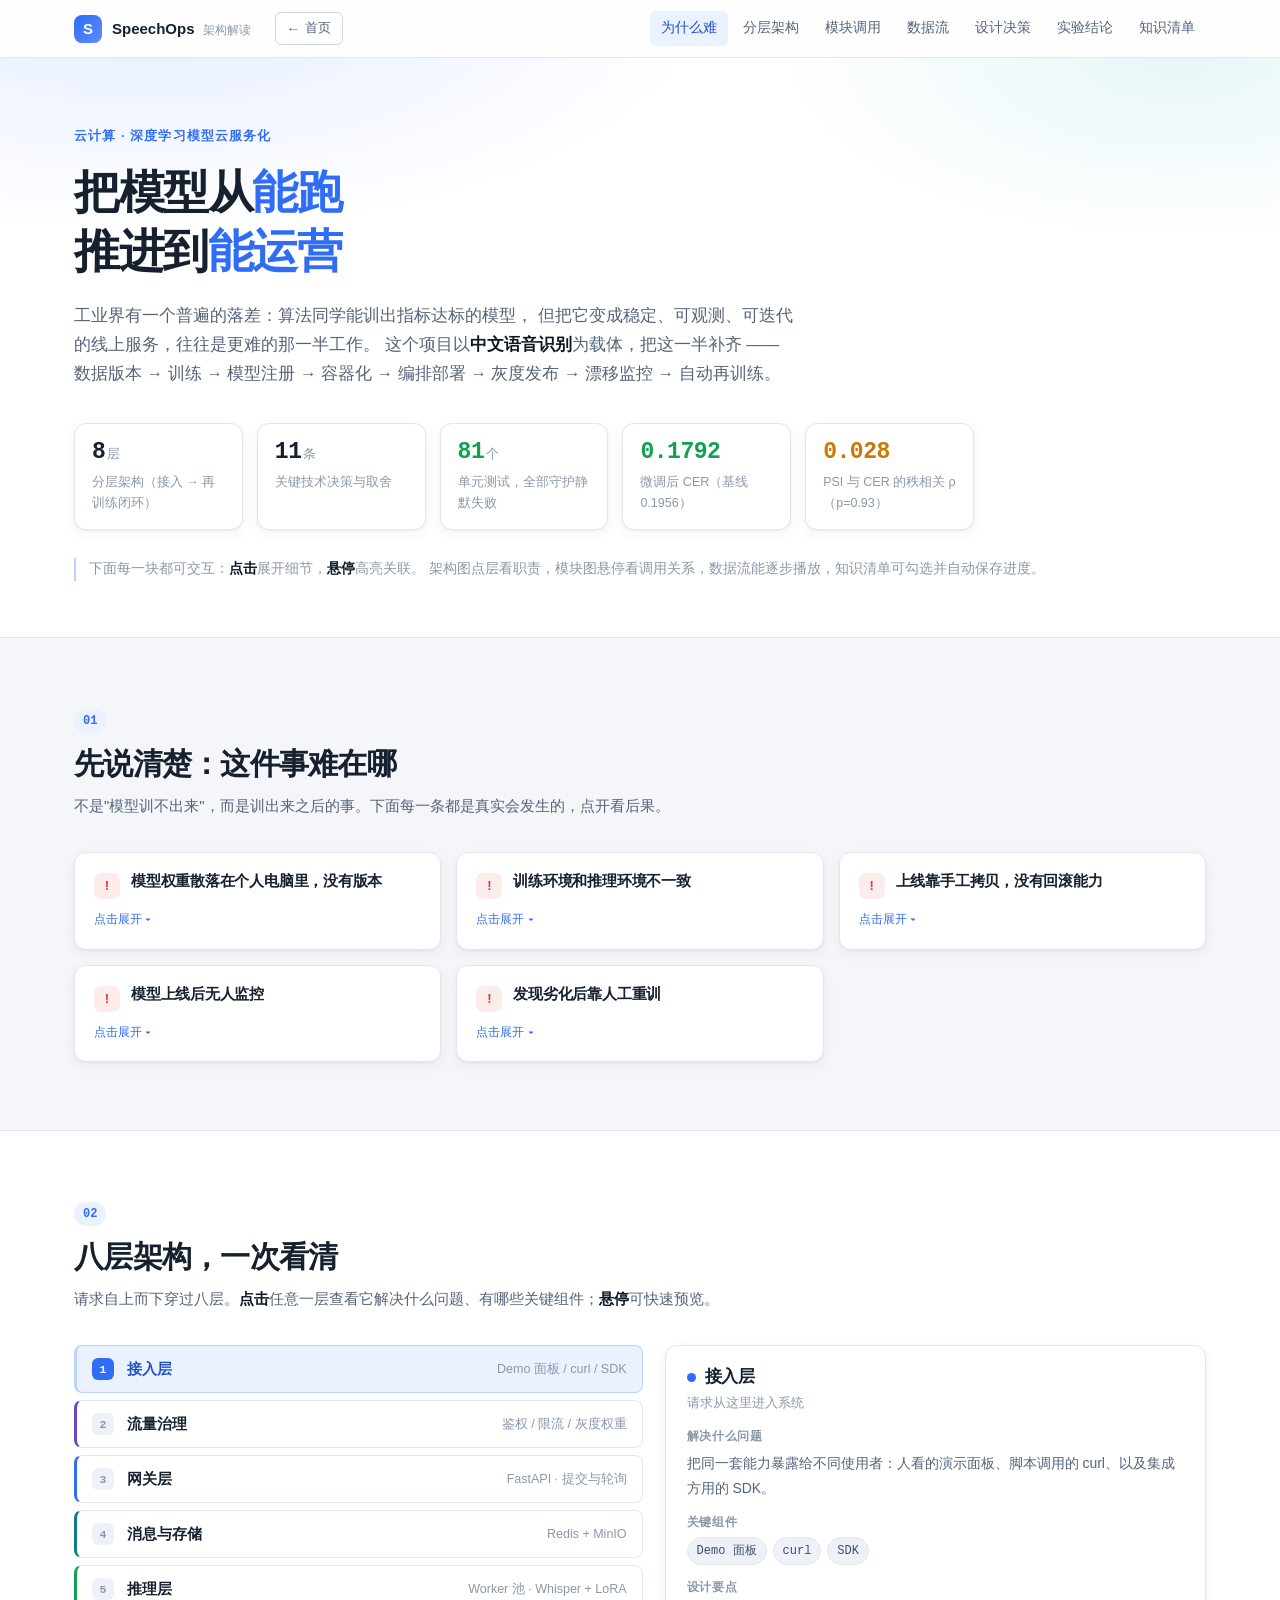
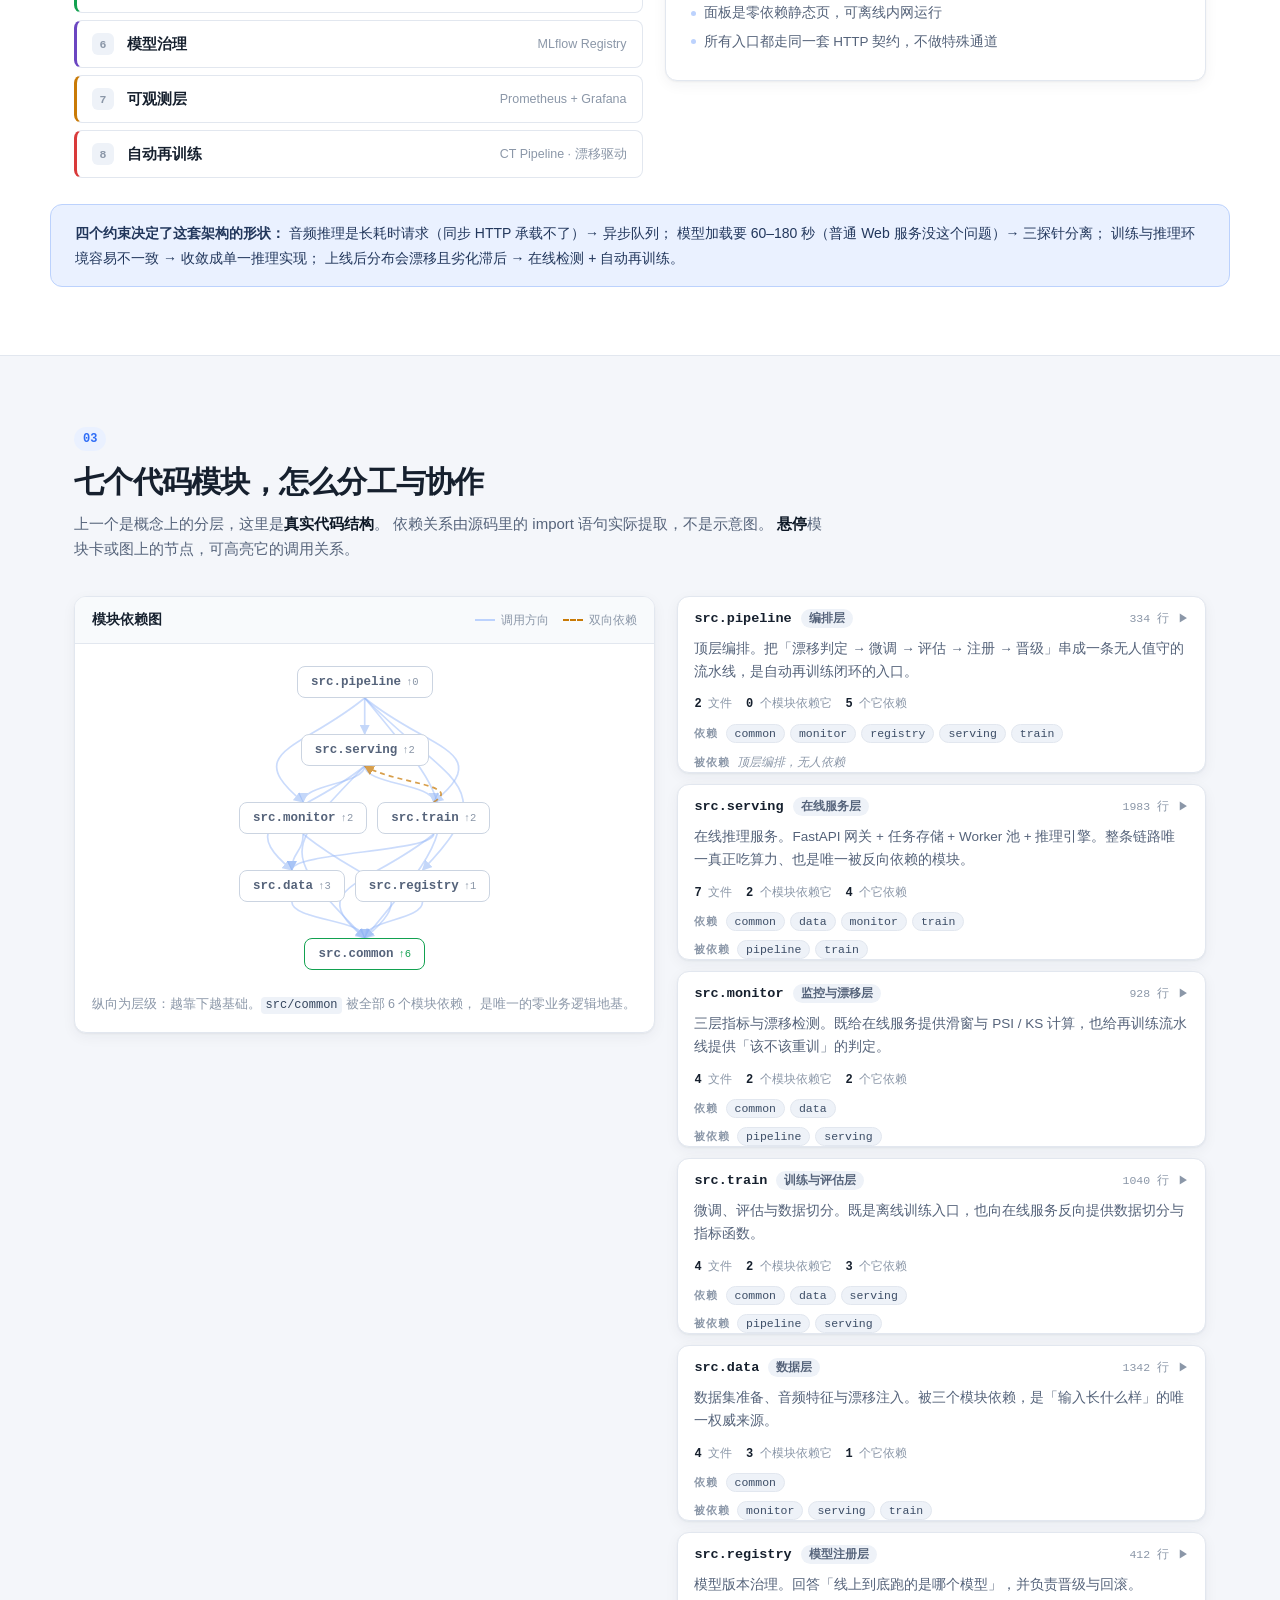
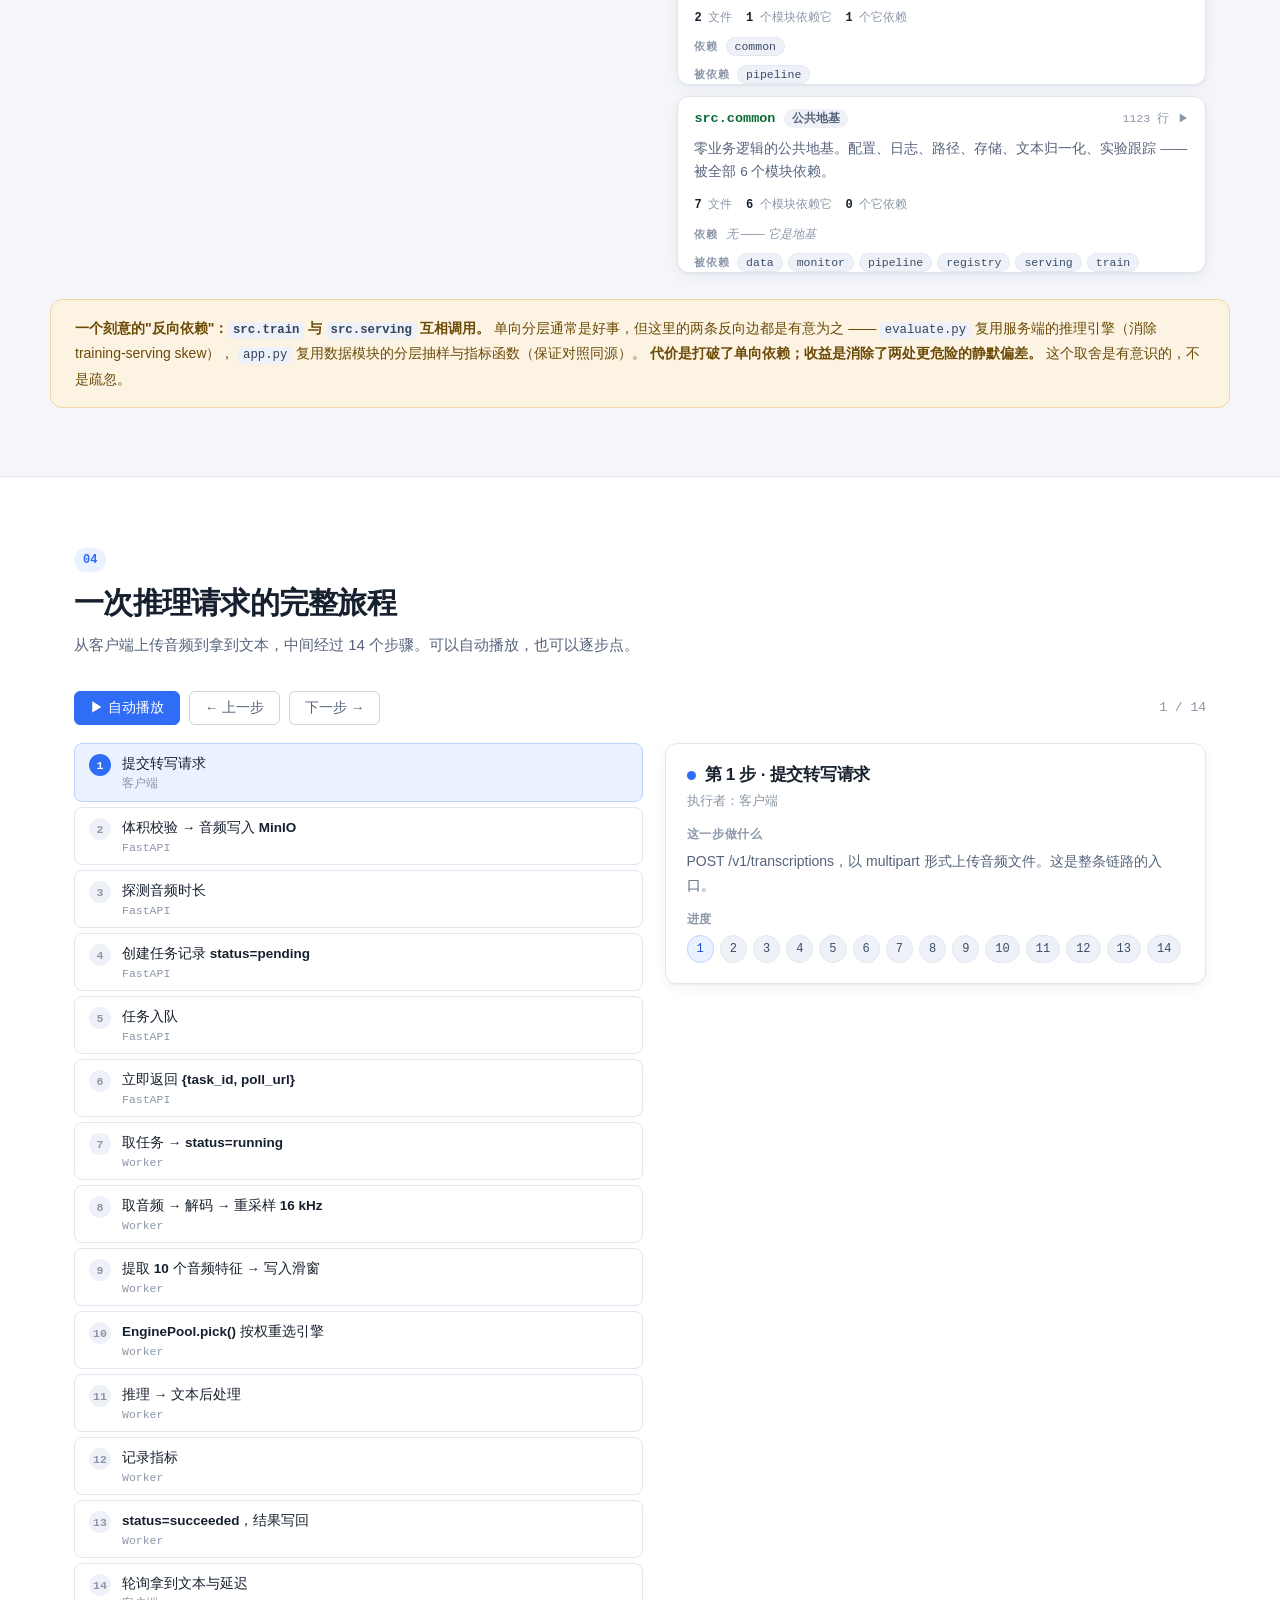
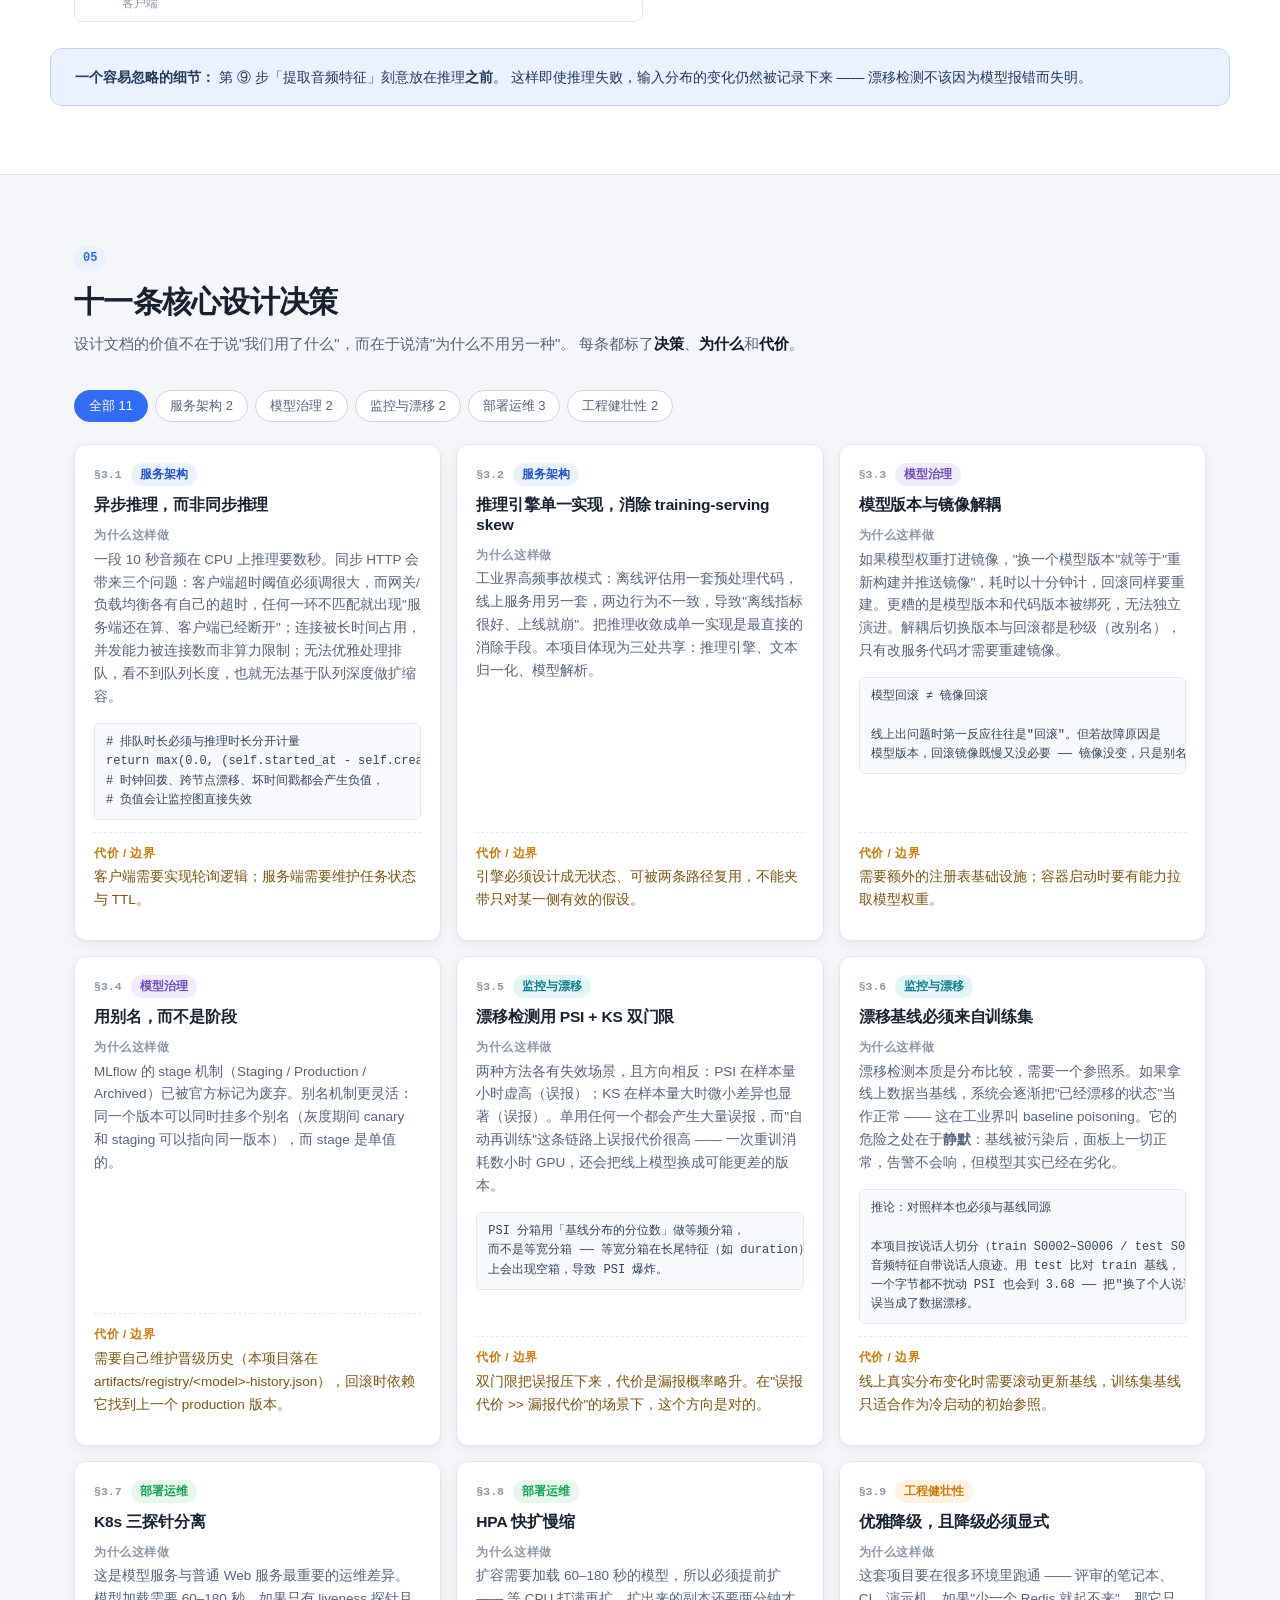
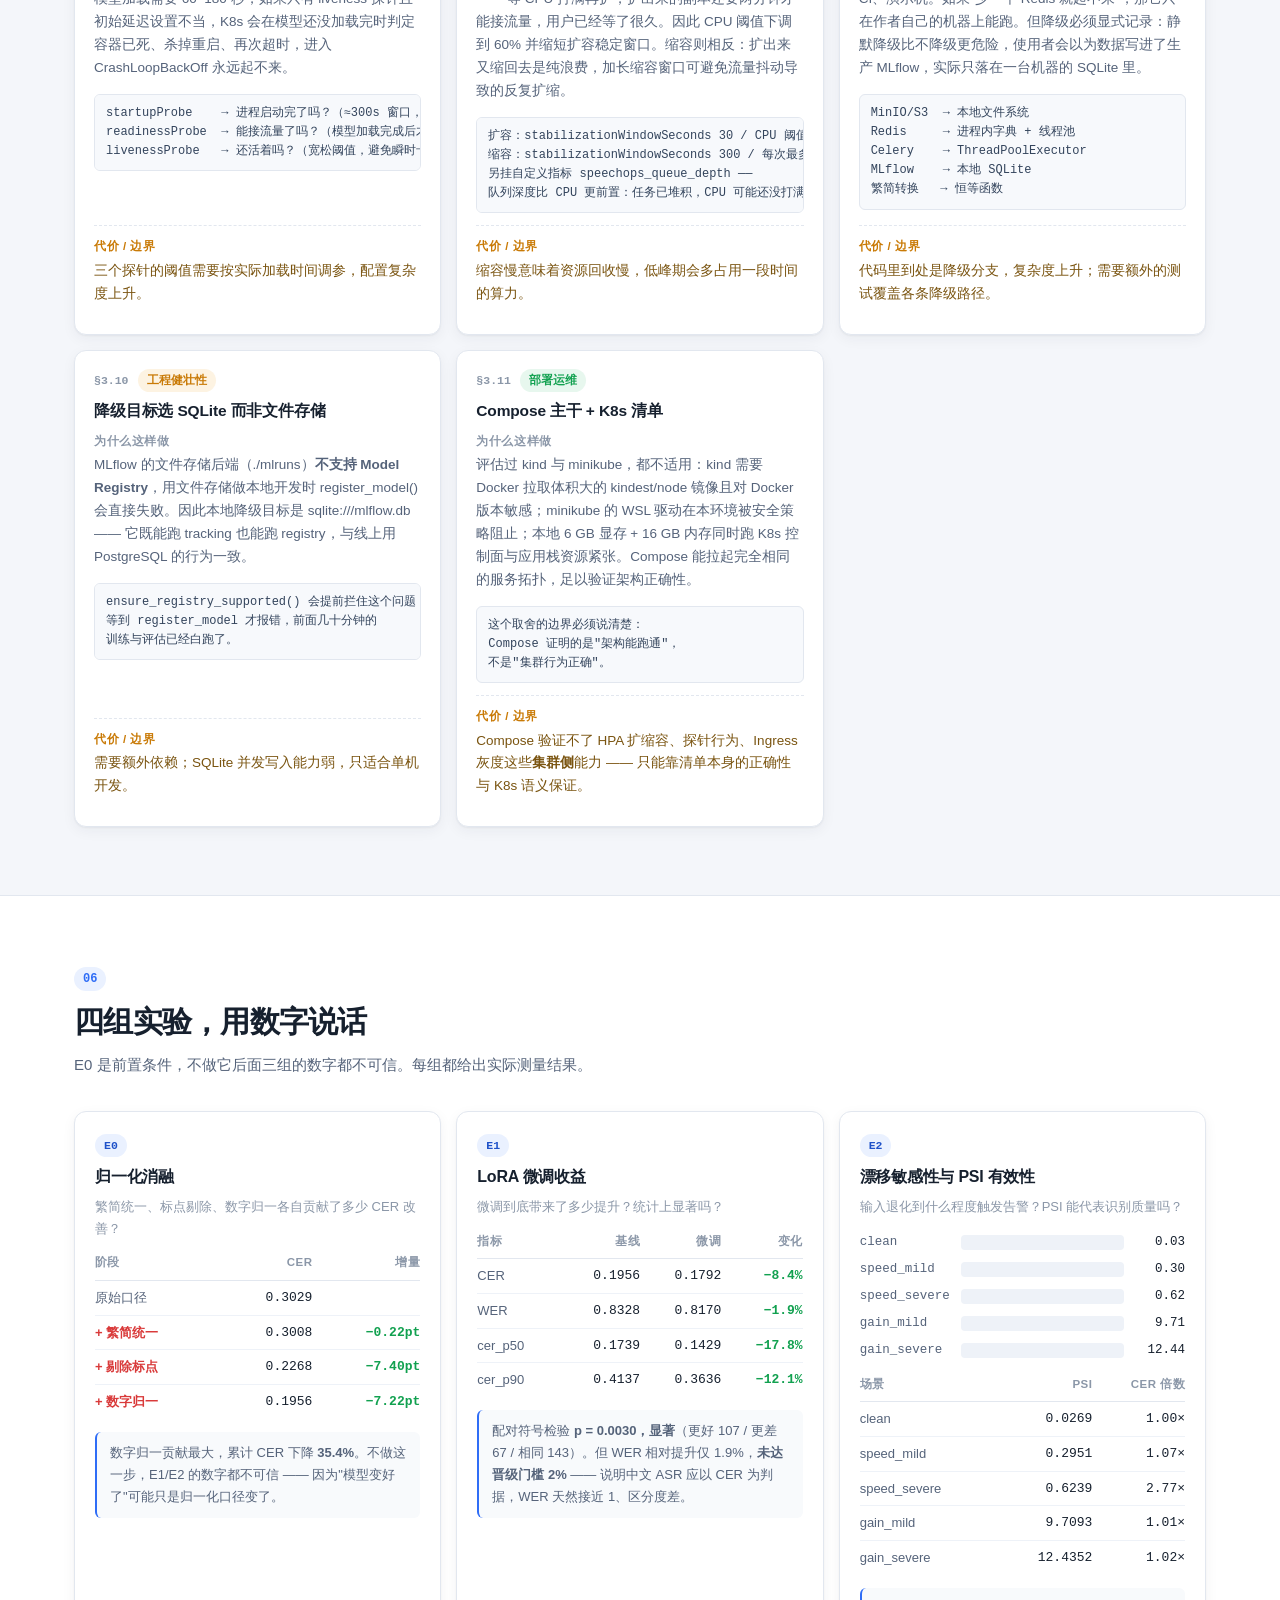
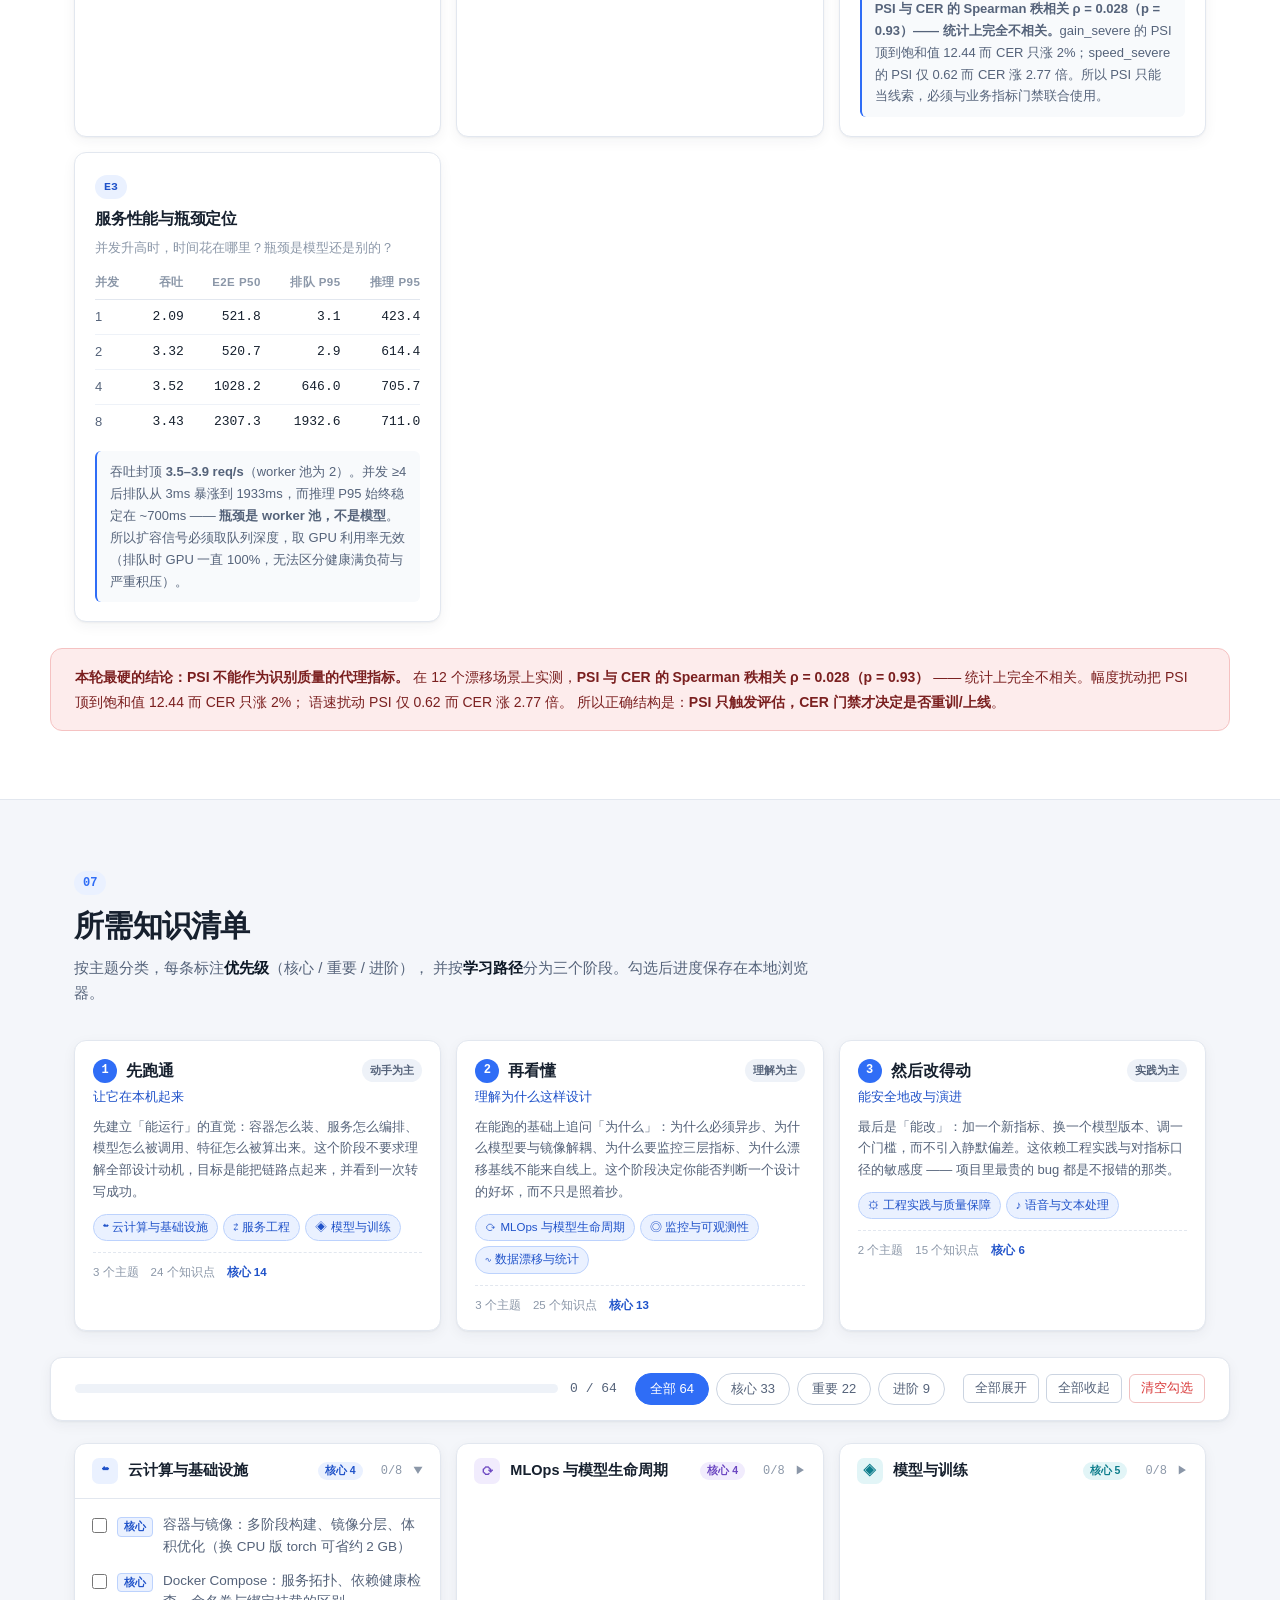
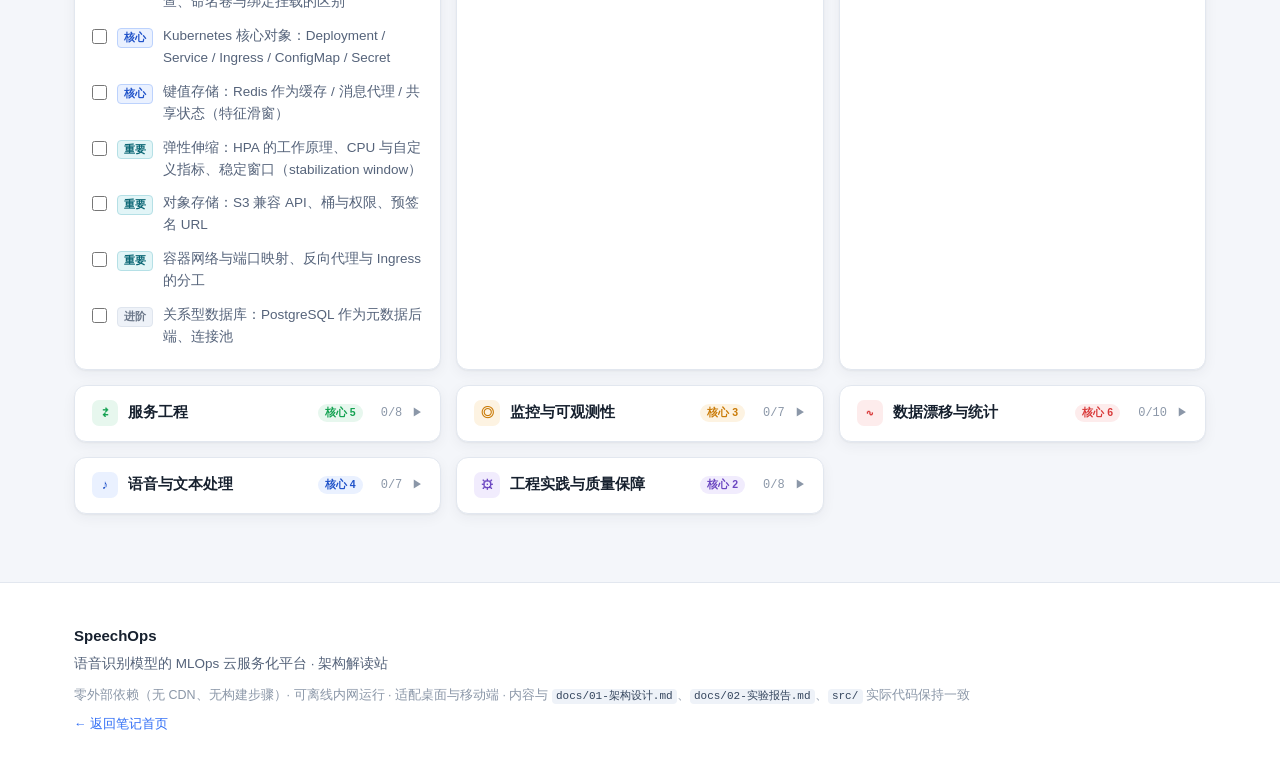
<file: notes/speechops-architecture/index.html>
<!DOCTYPE html>
<html lang="zh-CN">
<head>
<meta charset="UTF-8">
<meta name="viewport" content="width=device-width, initial-scale=1, viewport-fit=cover">
<meta name="theme-color" content="#ffffff">
<title>SpeechOps 架构解读 · 从能跑到能运营</title>
<meta name="description" content="语音识别模型云服务化项目的架构解读：8 层分层架构、7 个代码模块的调用关系、11 条关键设计决策、完整数据流、实验结论与带优先级的知识清单。">
<link rel="stylesheet" href="styles.css">
</head>
<body>

<!-- ══════════════════════ 顶部导航 ══════════════════════ -->
<header class="topbar">
  <div class="topbar-inner">
    <a class="brand" href="#top">
      <span class="brand-mark">S</span>
      <span class="brand-text">SpeechOps<span class="brand-sub">架构解读</span></span>
    </a>
    <a class="home-link" href="../../" title="返回笔记首页">
      <span class="home-arrow">←</span><span class="home-text">首页</span>
    </a>
    <nav class="nav" id="nav">
      <a href="#problem">为什么难</a>
      <a href="#architecture">分层架构</a>
      <a href="#modules">模块调用</a>
      <a href="#flow">数据流</a>
      <a href="#decisions">设计决策</a>
      <a href="#experiments">实验结论</a>
      <a href="#knowledge">知识清单</a>
    </nav>
    <button class="nav-toggle" id="navToggle" aria-label="展开导航" aria-expanded="false">
      <span></span><span></span><span></span>
    </button>
  </div>
</header>

<!-- ══════════════════════ 首屏 ══════════════════════ -->
<section class="hero" id="top">
  <div class="hero-inner">
    <p class="eyebrow">云计算 · 深度学习模型云服务化</p>
    <h1>把模型从<span class="hl">能跑</span><br>推进到<span class="hl">能运营</span></h1>
    <p class="lede">
      工业界有一个普遍的落差：算法同学能训出指标达标的模型，
      但把它变成稳定、可观测、可迭代的线上服务，往往是更难的那一半工作。
      这个项目以<strong>中文语音识别</strong>为载体，把这一半补齐 ——
      数据版本 → 训练 → 模型注册 → 容器化 → 编排部署 → 灰度发布 → 漂移监控 → 自动再训练。
    </p>
    <div class="metrics" id="heroMetrics"></div>
    <p class="hero-hint">
      下面每一块都可交互：<strong>点击</strong>展开细节，<strong>悬停</strong>高亮关联。
      架构图点层看职责，模块图悬停看调用关系，数据流能逐步播放，知识清单可勾选并自动保存进度。
    </p>
  </div>
</section>

<main>

<!-- ══════════════════════ 01 为什么难 ══════════════════════ -->
<section class="sec" id="problem">
  <div class="sec-head">
    <span class="sec-num">01</span>
    <h2>先说清楚：这件事难在哪</h2>
    <p class="sec-desc">不是"模型训不出来"，而是训出来之后的事。下面每一条都是真实会发生的，点开看后果。</p>
  </div>
  <div class="pain-grid" id="painGrid"></div>
</section>

<!-- ══════════════════════ 02 分层架构 ══════════════════════ -->
<section class="sec sec-alt" id="architecture">
  <div class="sec-head">
    <span class="sec-num">02</span>
    <h2>八层架构，一次看清</h2>
    <p class="sec-desc">
      请求自上而下穿过八层。<strong>点击</strong>任意一层查看它解决什么问题、有哪些关键组件；<strong>悬停</strong>可快速预览。
    </p>
  </div>

  <div class="arch-wrap">
    <div class="arch-stack" id="archStack"></div>
    <aside class="arch-detail" id="archDetail" aria-live="polite"></aside>
  </div>

  <div class="note">
    <strong>四个约束决定了这套架构的形状：</strong>
    音频推理是长耗时请求（同步 HTTP 承载不了）→ 异步队列；
    模型加载要 60–180 秒（普通 Web 服务没这个问题）→ 三探针分离；
    训练与推理环境容易不一致 → 收敛成单一推理实现；
    上线后分布会漂移且劣化滞后 → 在线检测 + 自动再训练。
  </div>
</section>

<!-- ══════════════════════ 03 模块划分与调用关系 ══════════════════════ -->
<section class="sec" id="modules">
  <div class="sec-head">
    <span class="sec-num">03</span>
    <h2>七个代码模块，怎么分工与协作</h2>
    <p class="sec-desc">
      上一个是概念上的分层，这里是<strong>真实代码结构</strong>。
      依赖关系由源码里的 import 语句实际提取，不是示意图。
      <strong>悬停</strong>模块卡或图上的节点，可高亮它的调用关系。
    </p>
  </div>

  <div class="mod-wrap">
    <div class="mod-graph-box">
      <div class="mod-graph-head">
        <span class="mod-graph-title">模块依赖图</span>
        <span class="mod-graph-legend">
          <span class="lg-item"><i class="lg-line"></i>调用方向</span>
          <span class="lg-item"><i class="lg-cycle"></i>双向依赖</span>
        </span>
      </div>
      <div class="mod-graph" id="depGraph"></div>
      <p class="mod-graph-foot">
        纵向为层级：越靠下越基础。<code>src/common</code> 被全部 6 个模块依赖，
        是唯一的零业务逻辑地基。
      </p>
    </div>

    <div class="mod-cards" id="moduleGrid"></div>
  </div>

  <div class="note note-warn">
    <strong>一个刻意的"反向依赖"：<code>src.train</code> 与 <code>src.serving</code> 互相调用。</strong>
    单向分层通常是好事，但这里的两条反向边都是有意为之 ——
    <code>evaluate.py</code> 复用服务端的推理引擎（消除 training-serving skew），
    <code>app.py</code> 复用数据模块的分层抽样与指标函数（保证对照同源）。
    <strong>代价是打破了单向依赖；收益是消除了两处更危险的静默偏差。</strong>
    这个取舍是有意识的，不是疏忽。
  </div>
</section>

<!-- ══════════════════════ 04 数据流 ══════════════════════ -->
<section class="sec sec-alt" id="flow">
  <div class="sec-head">
    <span class="sec-num">04</span>
    <h2>一次推理请求的完整旅程</h2>
    <p class="sec-desc">
      从客户端上传音频到拿到文本，中间经过 14 个步骤。可以自动播放，也可以逐步点。
    </p>
  </div>

  <div class="flow-controls">
    <button class="btn btn-primary" id="flowPlay">▶ 自动播放</button>
    <button class="btn" id="flowPrev">← 上一步</button>
    <button class="btn" id="flowNext">下一步 →</button>
    <span class="flow-counter" id="flowCounter">1 / 14</span>
  </div>

  <div class="flow-wrap">
    <ol class="flow-steps" id="flowSteps"></ol>
    <aside class="flow-detail" id="flowDetail" aria-live="polite"></aside>
  </div>

  <div class="note">
    <strong>一个容易忽略的细节：</strong>
    第 ⑨ 步「提取音频特征」刻意放在推理<strong>之前</strong>。
    这样即使推理失败，输入分布的变化仍然被记录下来 ——
    漂移检测不该因为模型报错而失明。
  </div>
</section>

<!-- ══════════════════════ 05 设计决策 ══════════════════════ -->
<section class="sec" id="decisions">
  <div class="sec-head">
    <span class="sec-num">05</span>
    <h2>十一条核心设计决策</h2>
    <p class="sec-desc">
      设计文档的价值不在于说"我们用了什么"，而在于说清"为什么不用另一种"。
      每条都标了<strong>决策</strong>、<strong>为什么</strong>和<strong>代价</strong>。
    </p>
  </div>

  <div class="filter-bar" id="decisionFilter"></div>
  <div class="dec-grid" id="decGrid"></div>
</section>

<!-- ══════════════════════ 06 实验结论 ══════════════════════ -->
<section class="sec sec-alt" id="experiments">
  <div class="sec-head">
    <span class="sec-num">06</span>
    <h2>四组实验，用数字说话</h2>
    <p class="sec-desc">
      E0 是前置条件，不做它后面三组的数字都不可信。每组都给出实际测量结果。
    </p>
  </div>

  <div class="exp-grid" id="expGrid"></div>

  <div class="note note-danger">
    <strong>本轮最硬的结论：PSI 不能作为识别质量的代理指标。</strong>
    在 12 个漂移场景上实测，<strong>PSI 与 CER 的 Spearman 秩相关 ρ = 0.028（p = 0.93）</strong> ——
    统计上完全不相关。幅度扰动把 PSI 顶到饱和值 12.44 而 CER 只涨 2%；
    语速扰动 PSI 仅 0.62 而 CER 涨 2.77 倍。
    所以正确结构是：<strong>PSI 只触发评估，CER 门禁才决定是否重训/上线</strong>。
  </div>
</section>

<!-- ══════════════════════ 07 知识清单 ══════════════════════ -->
<section class="sec" id="knowledge">
  <div class="sec-head">
    <span class="sec-num">07</span>
    <h2>所需知识清单</h2>
    <p class="sec-desc">
      按主题分类，每条标注<strong>优先级</strong>（核心 / 重要 / 进阶），
      并按<strong>学习路径</strong>分为三个阶段。勾选后进度保存在本地浏览器。
    </p>
  </div>

  <!-- 学习路径 -->
  <div class="kn-path" id="knPath"></div>

  <!-- 进度与筛选 -->
  <div class="kn-progress-wrap">
    <div class="kn-progress">
      <div class="kn-progress-bar"><span id="knBar"></span></div>
      <span class="kn-progress-text" id="knText">0 / 0</span>
    </div>
    <div class="kn-filter" id="knFilter"></div>
    <div class="kn-actions">
      <button class="btn btn-sm" id="knExpand">全部展开</button>
      <button class="btn btn-sm" id="knCollapse">全部收起</button>
      <button class="btn btn-sm btn-danger" id="knReset">清空勾选</button>
    </div>
  </div>

  <div class="kn-groups" id="knGroups"></div>
</section>

</main>

<footer class="footer">
  <div class="footer-inner">
    <p class="footer-title">SpeechOps</p>
    <p class="footer-desc">语音识别模型的 MLOps 云服务化平台 · 架构解读站</p>
    <p class="footer-meta">
      零外部依赖（无 CDN、无构建步骤）· 可离线内网运行 · 适配桌面与移动端 ·
      内容与 <code>docs/01-架构设计.md</code>、<code>docs/02-实验报告.md</code>、<code>src/</code> 实际代码保持一致
    </p>
    <p class="footer-meta" style="margin-top:8px">
      <a href="../../">← 返回笔记首页</a>
    </p>
  </div>
</footer>

<script src="app.js" defer></script>
</body>
</html>
</file>
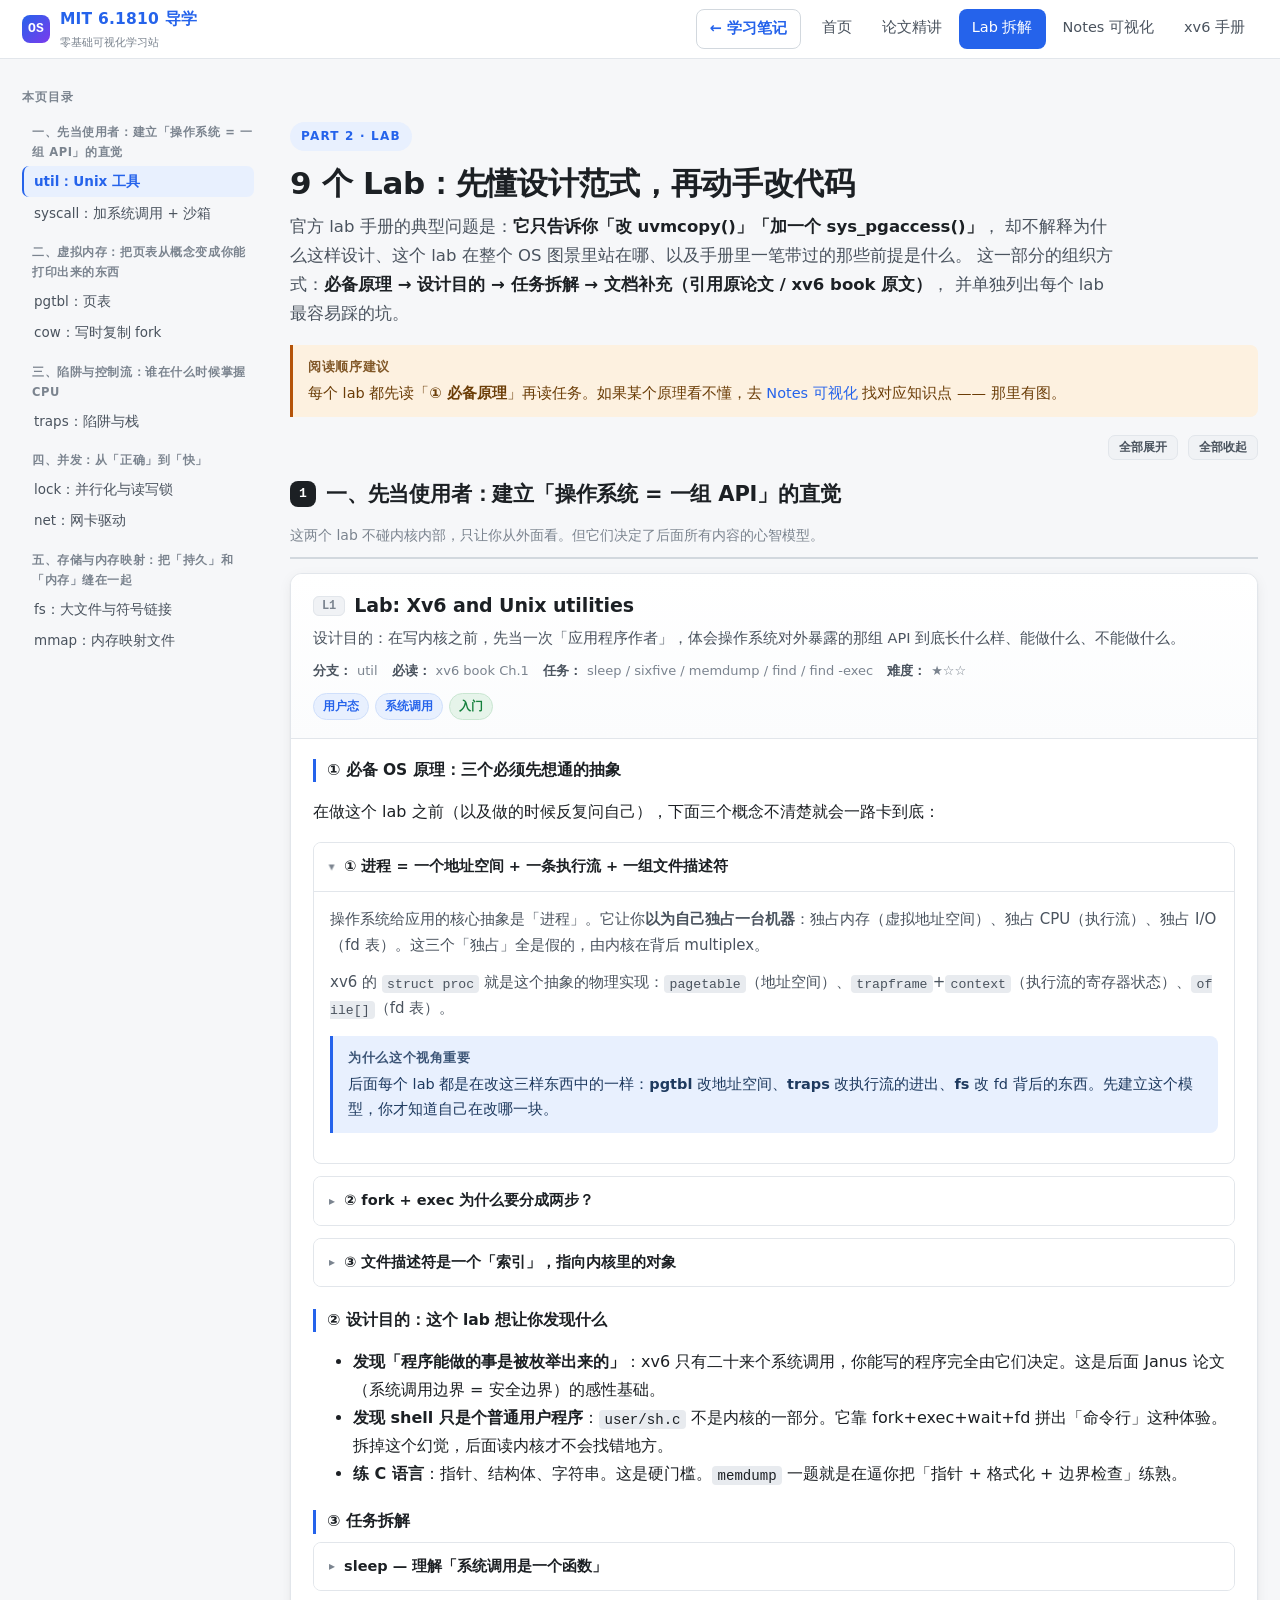
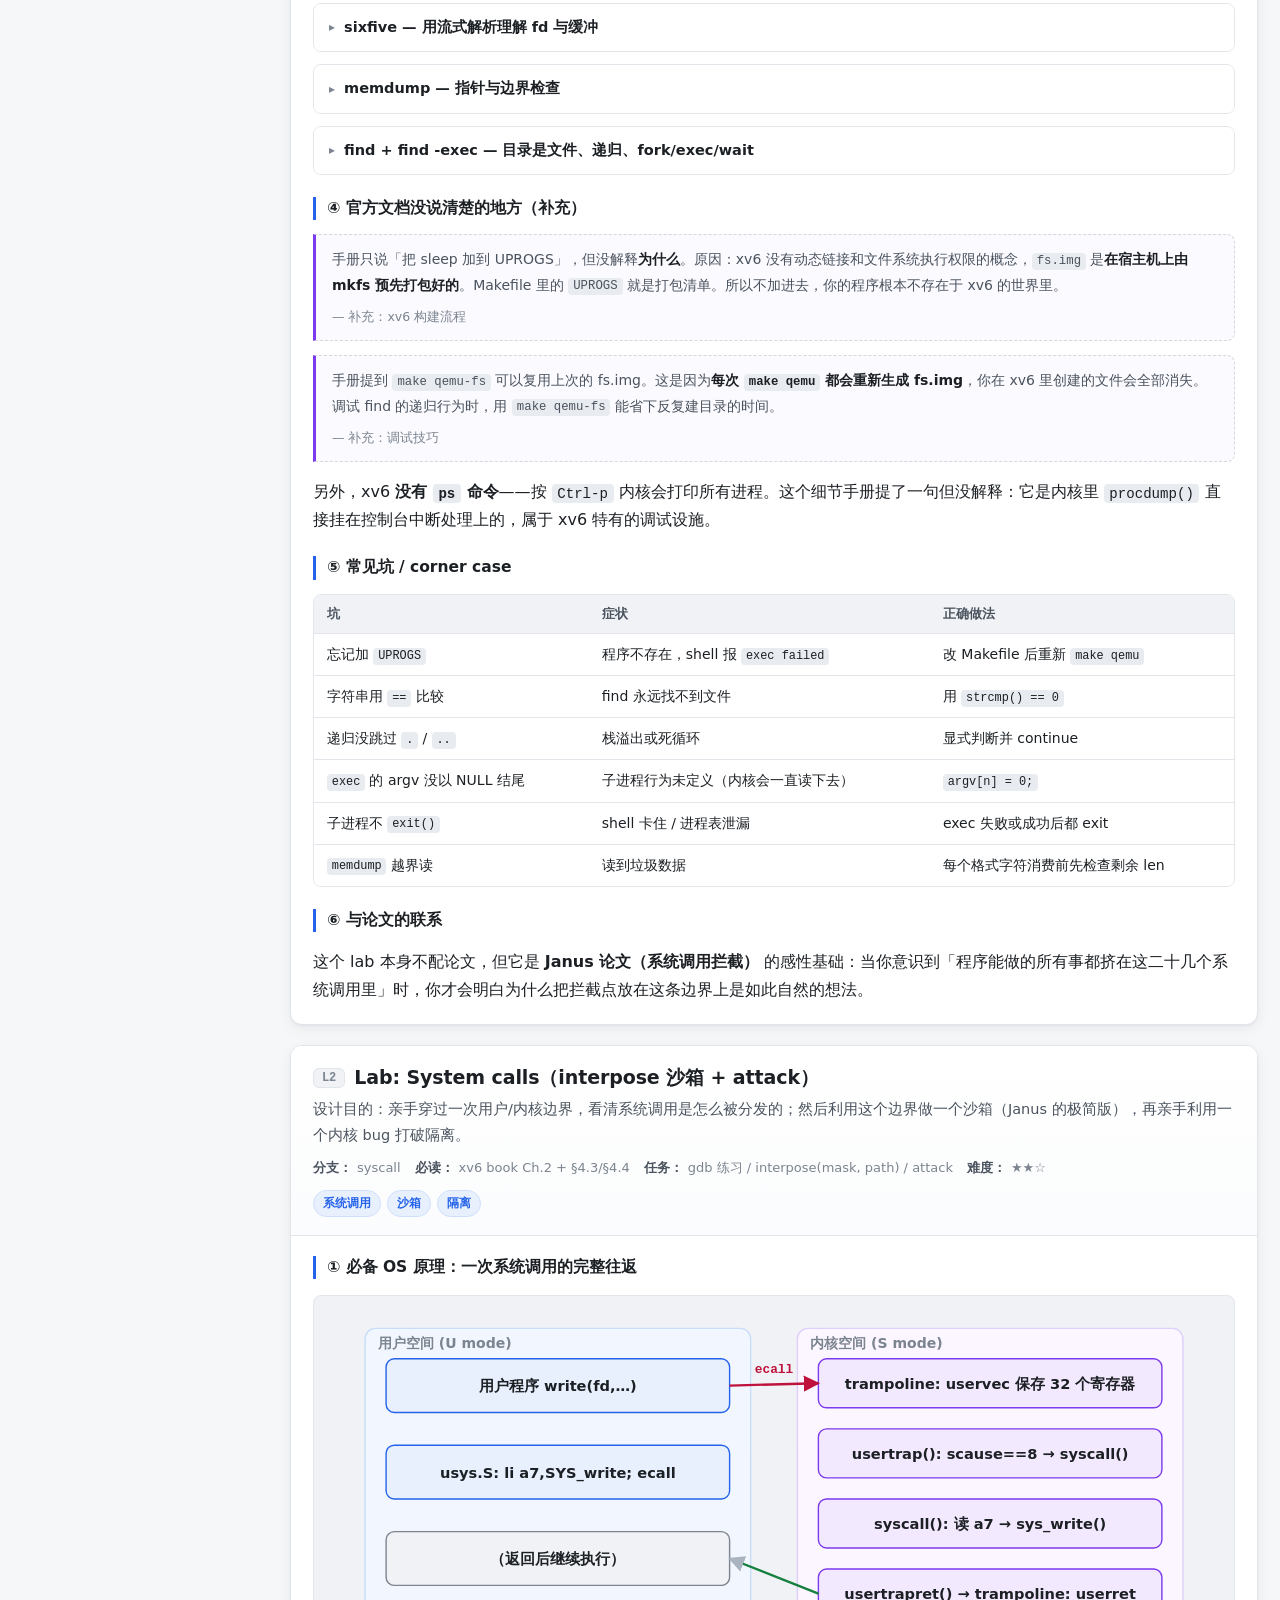
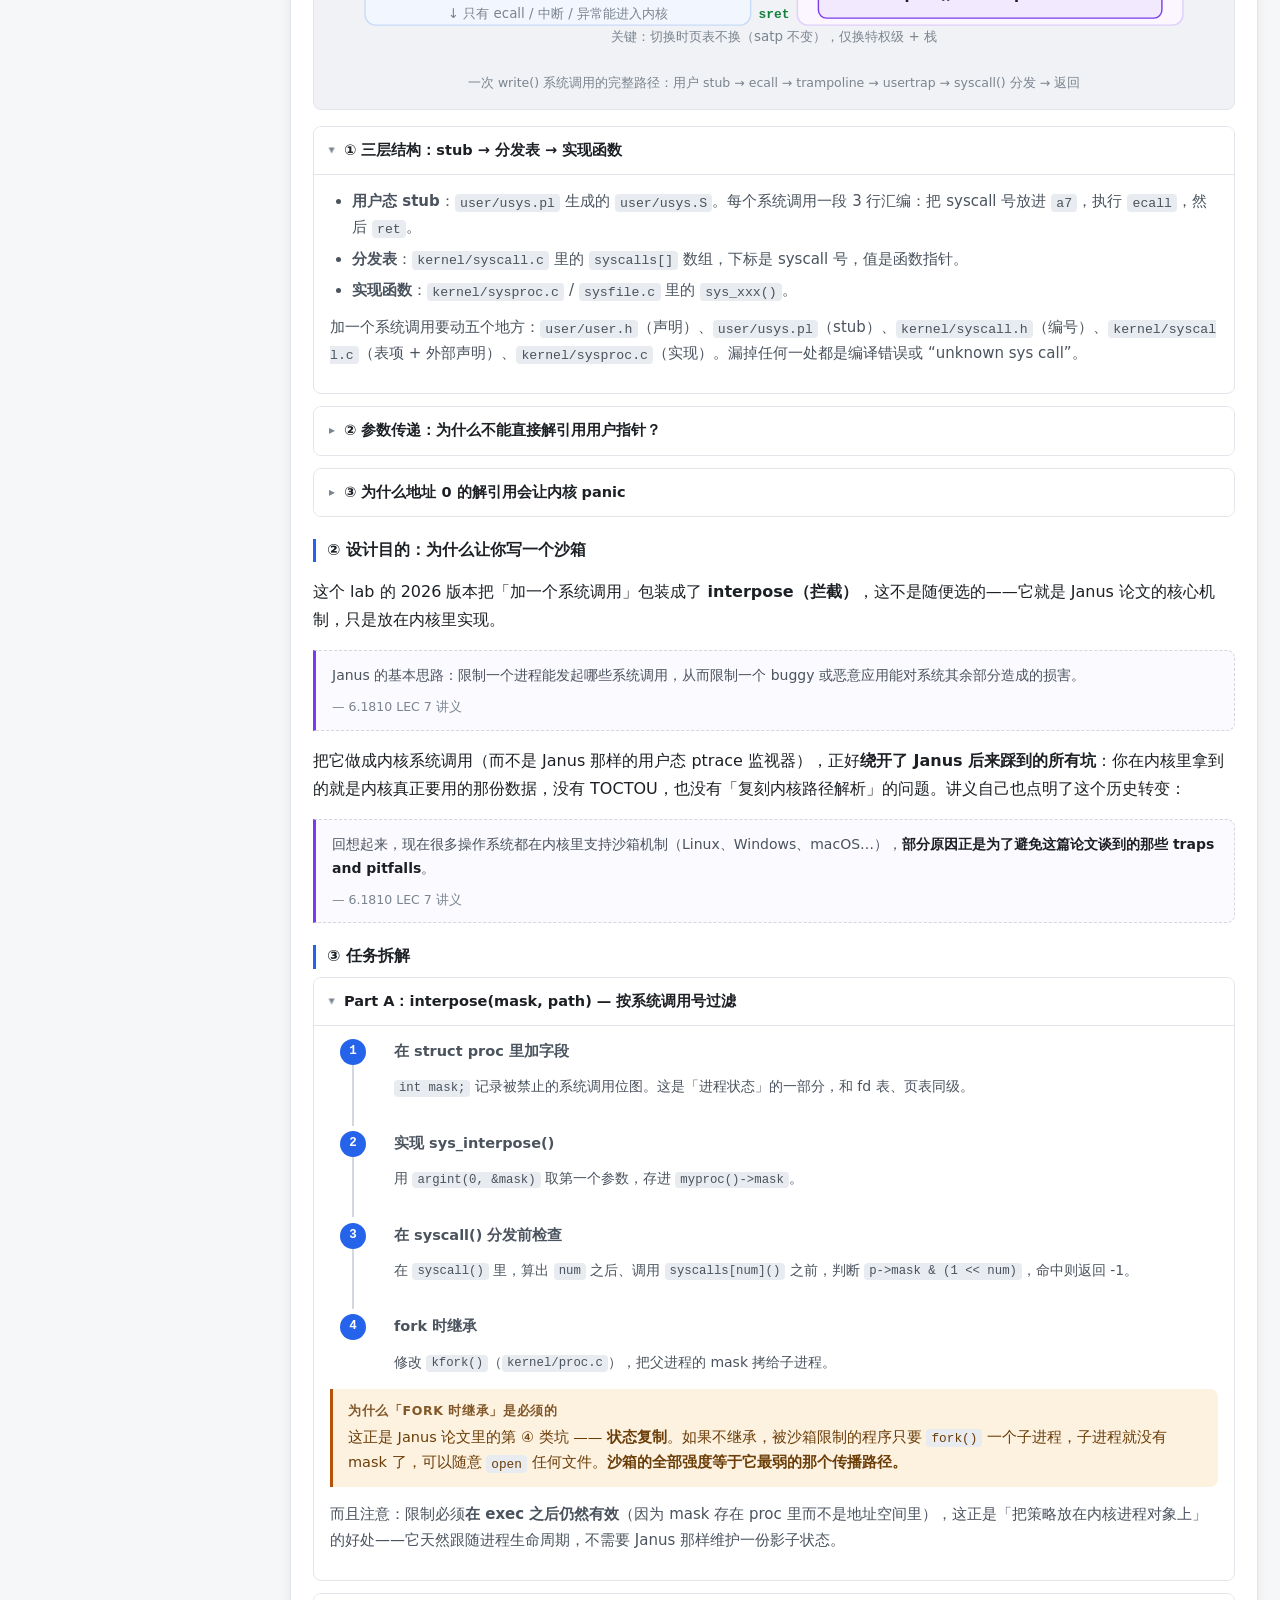
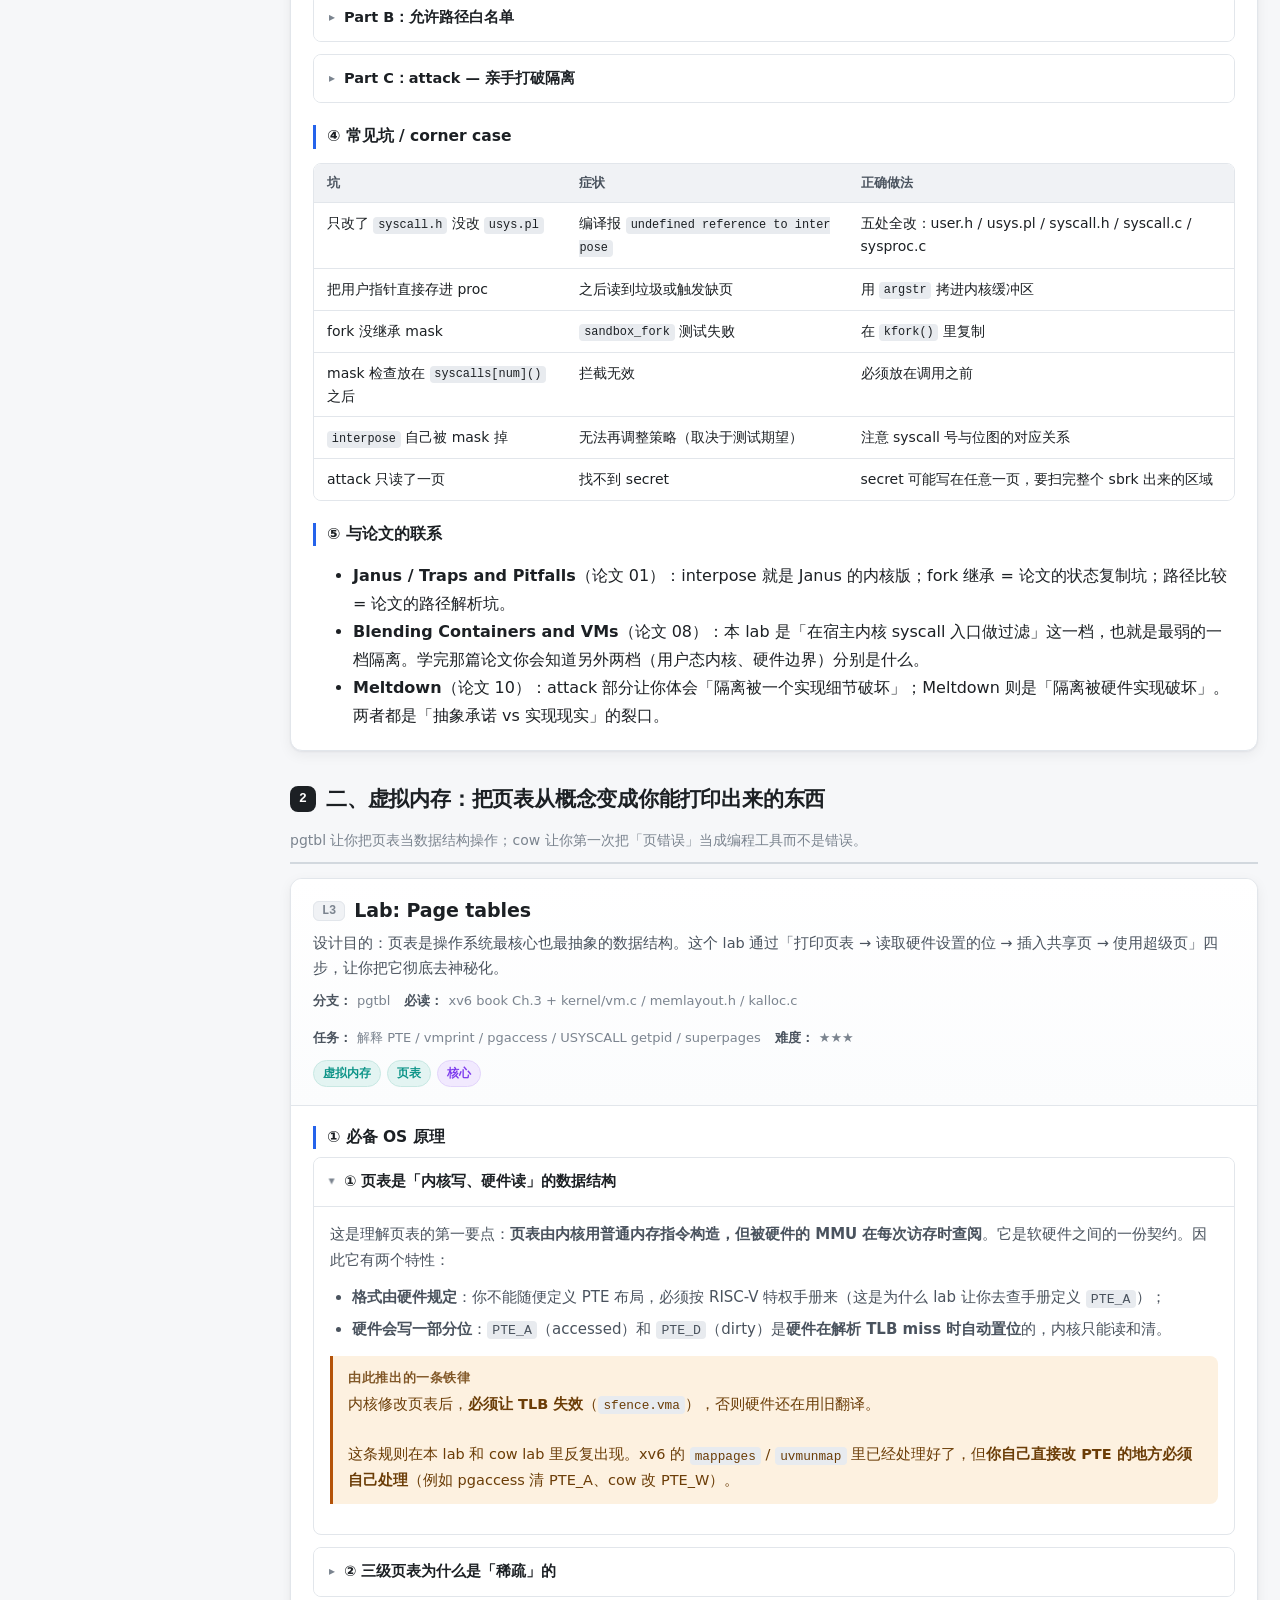
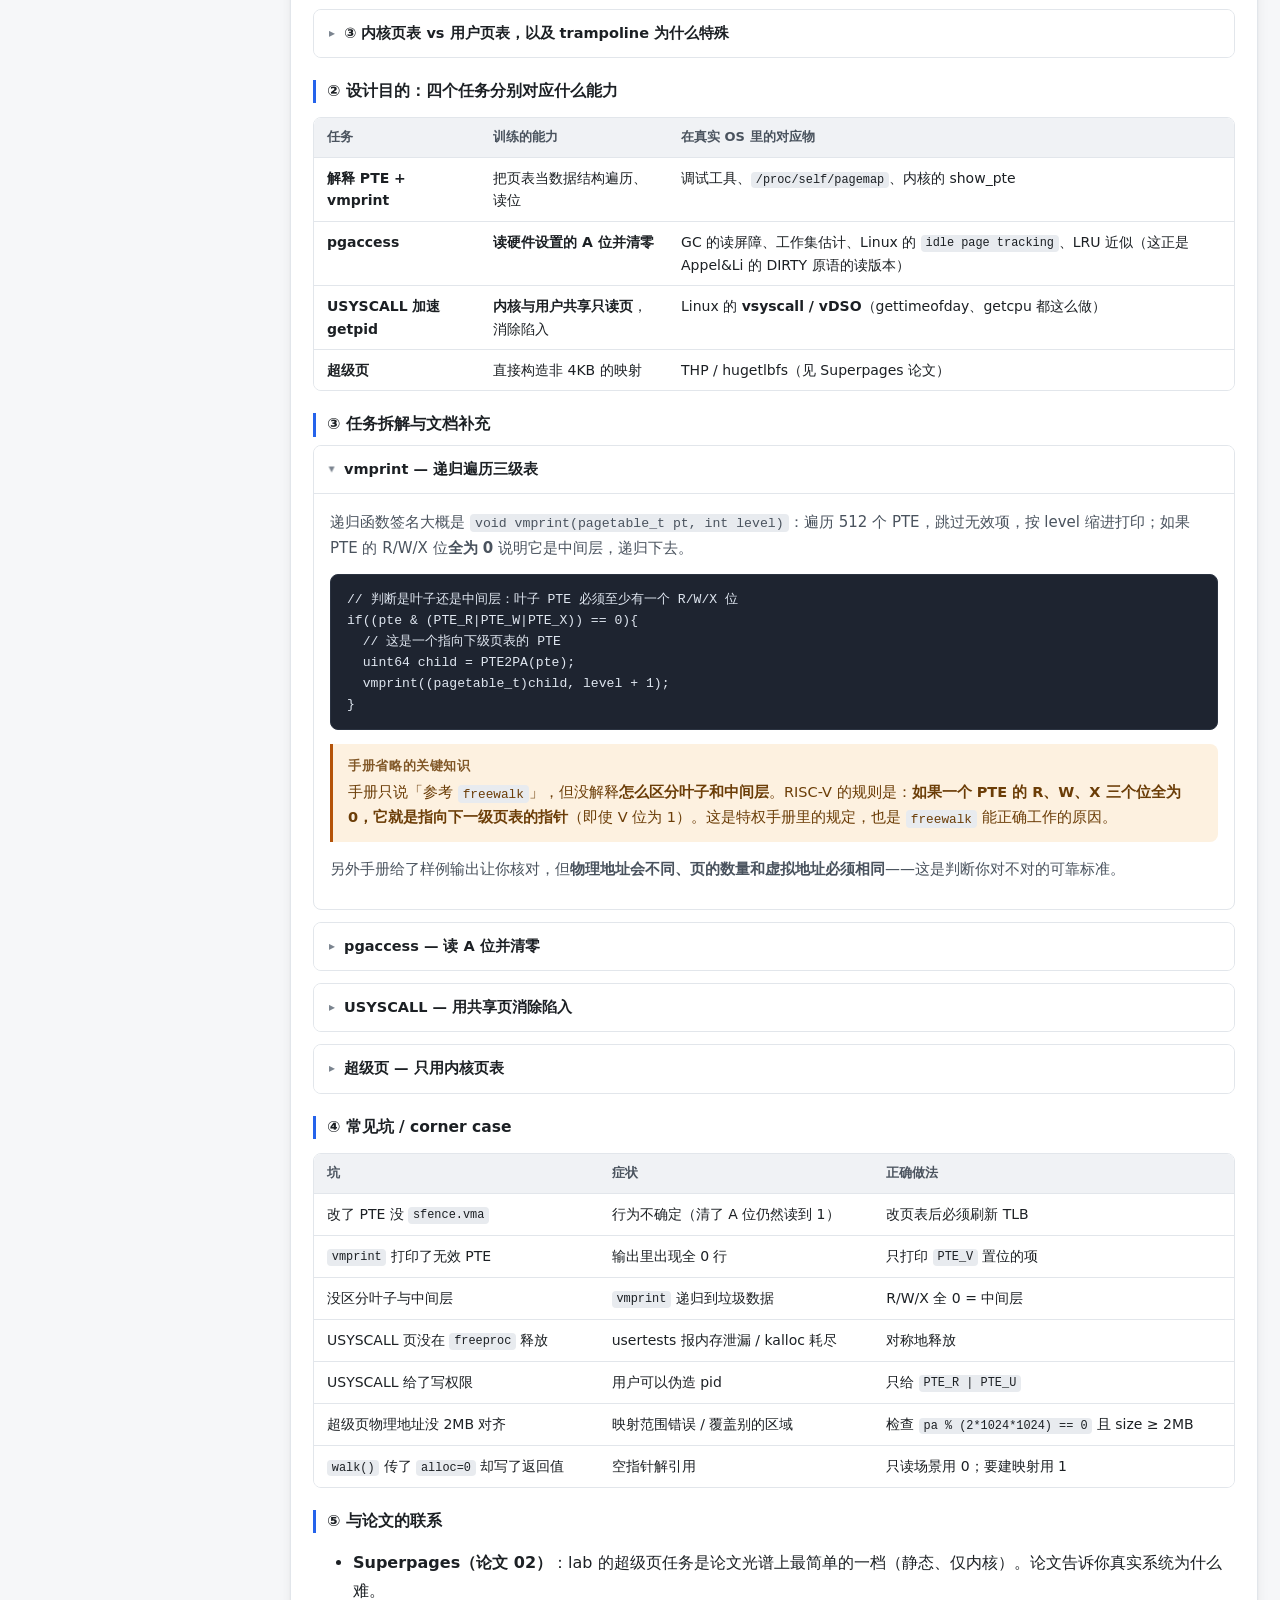
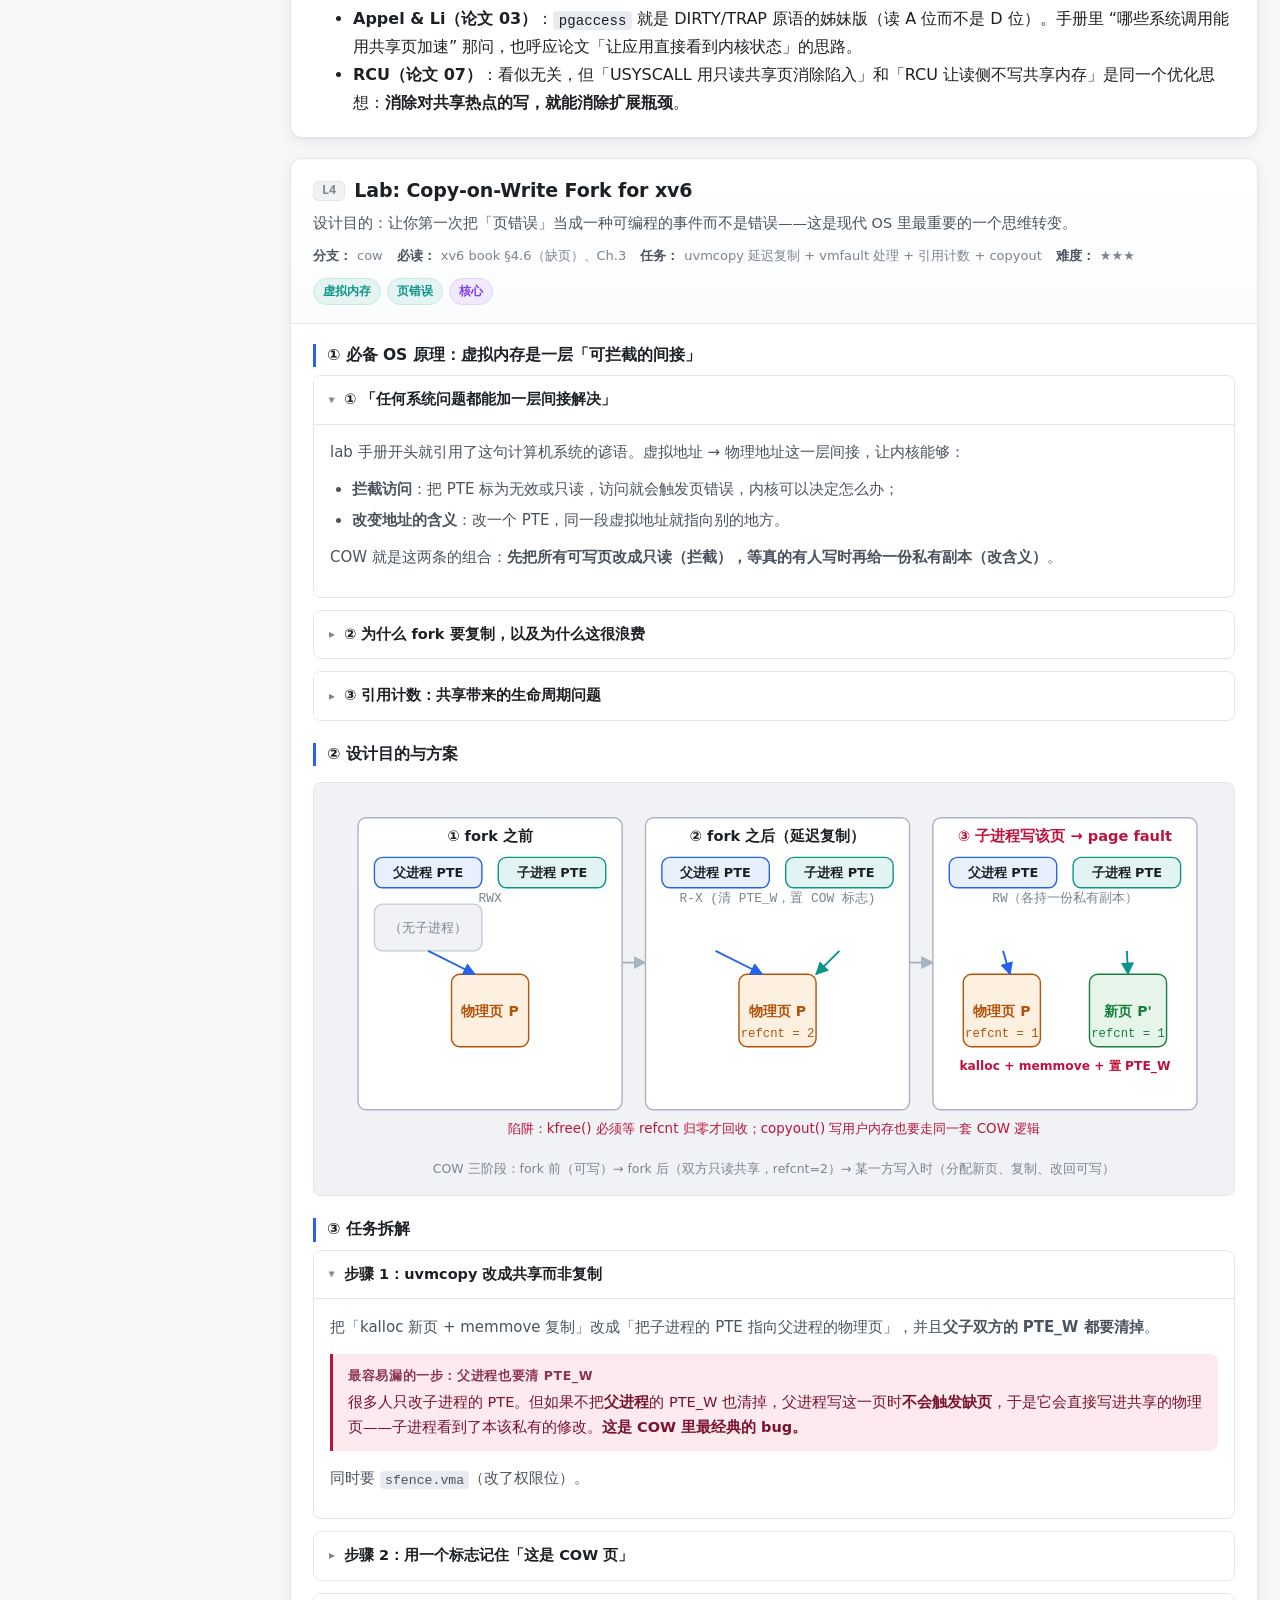
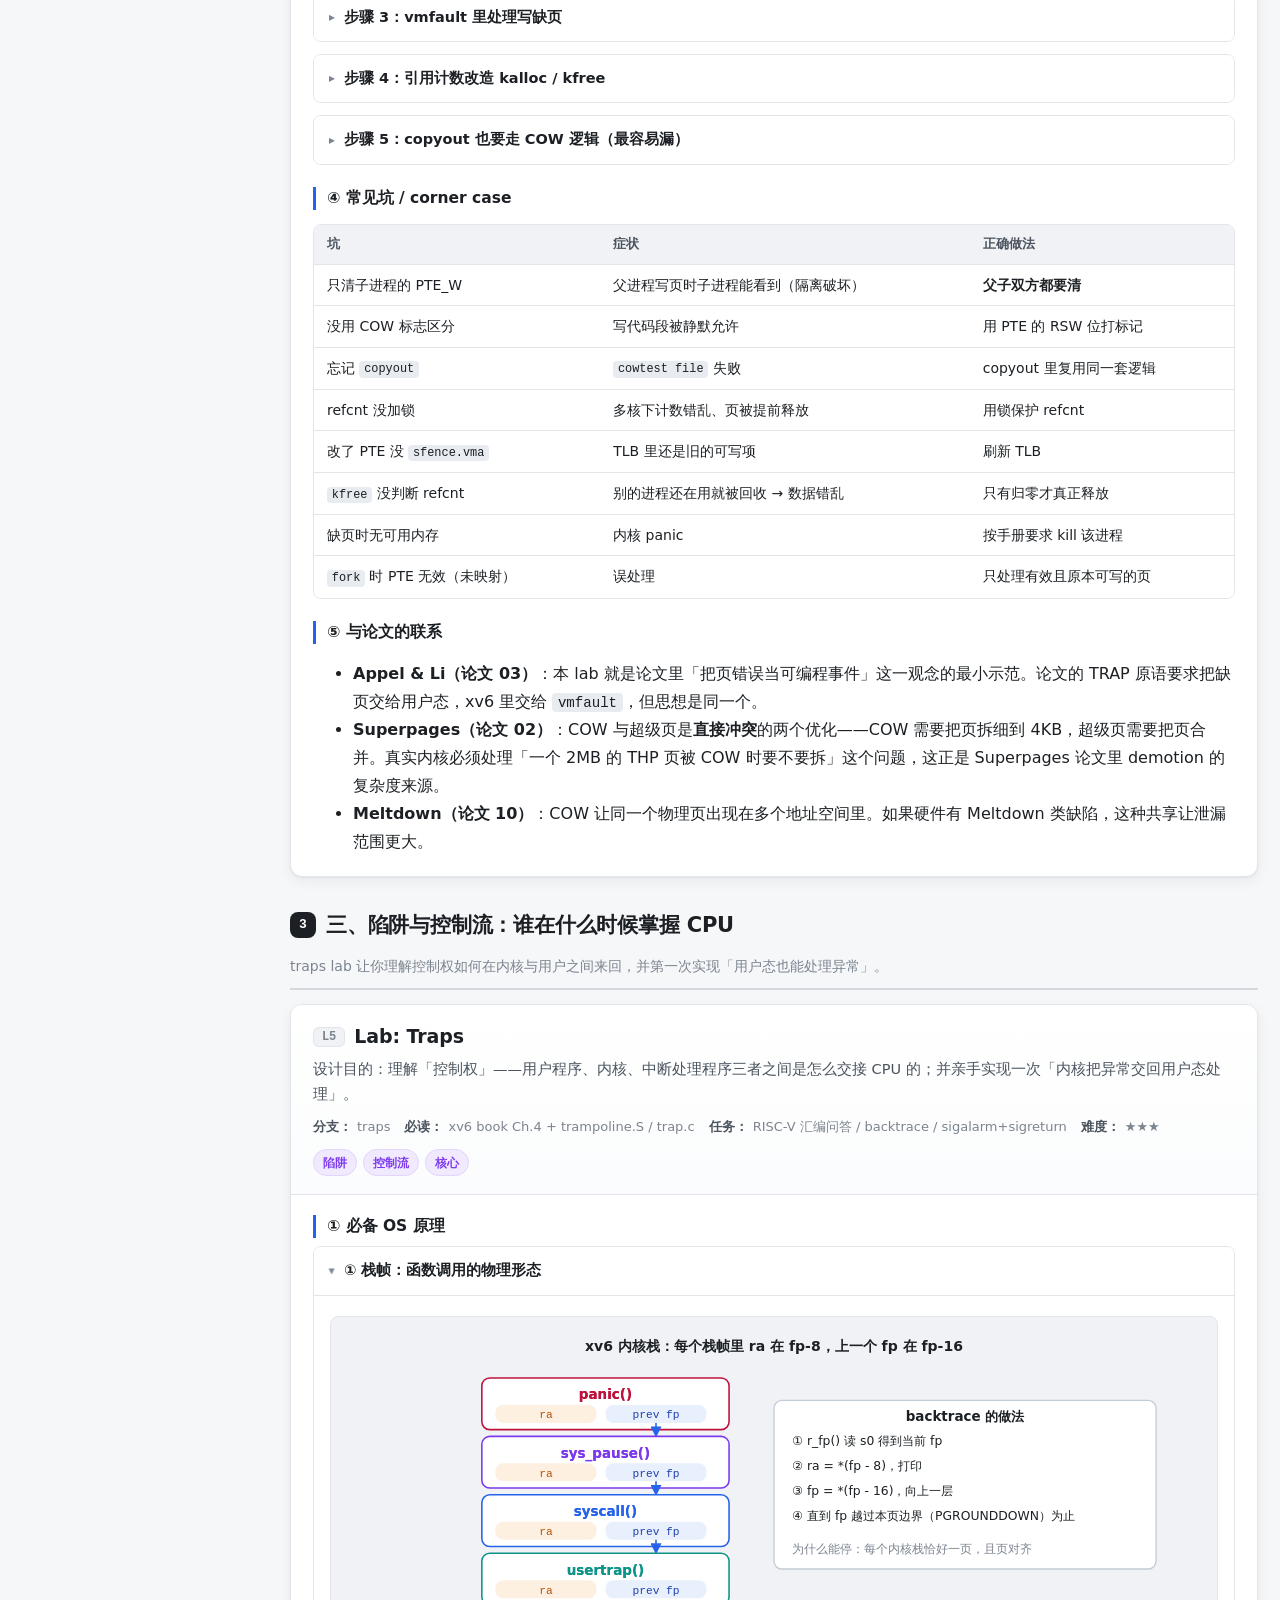
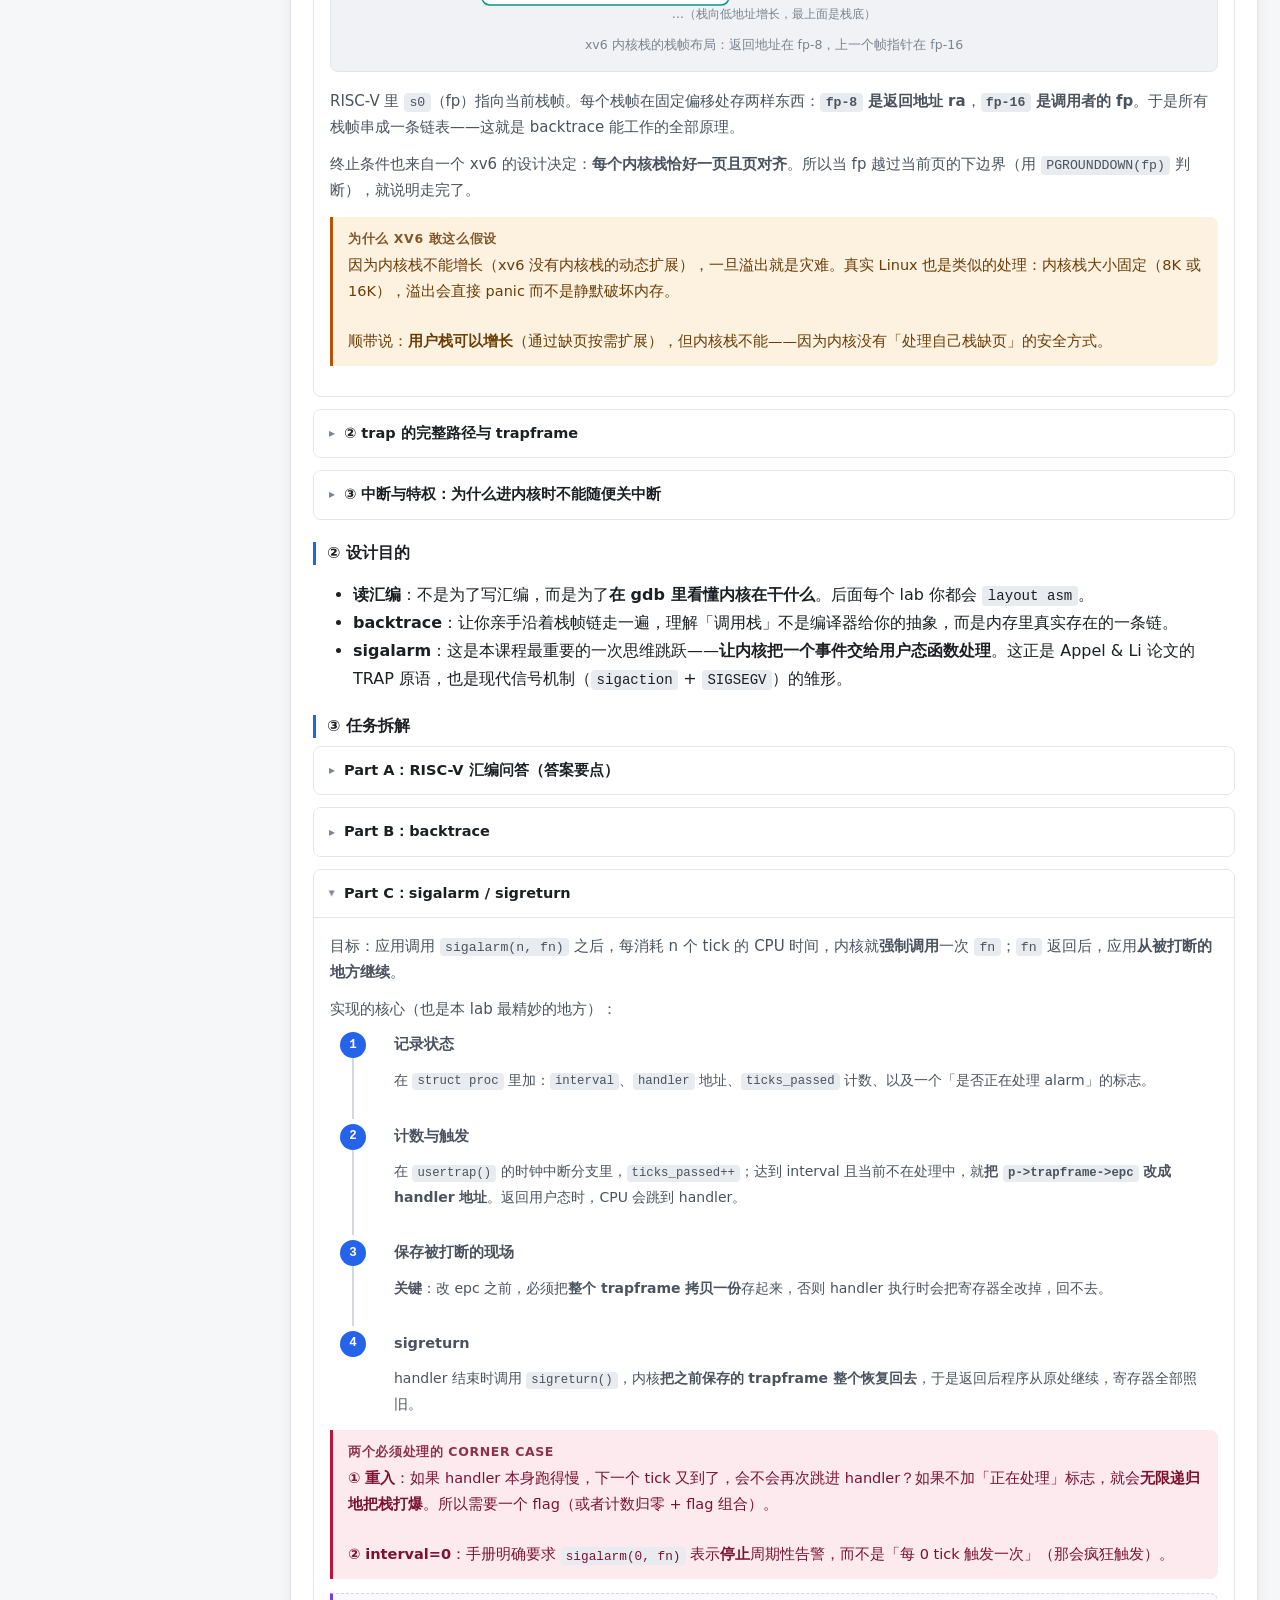
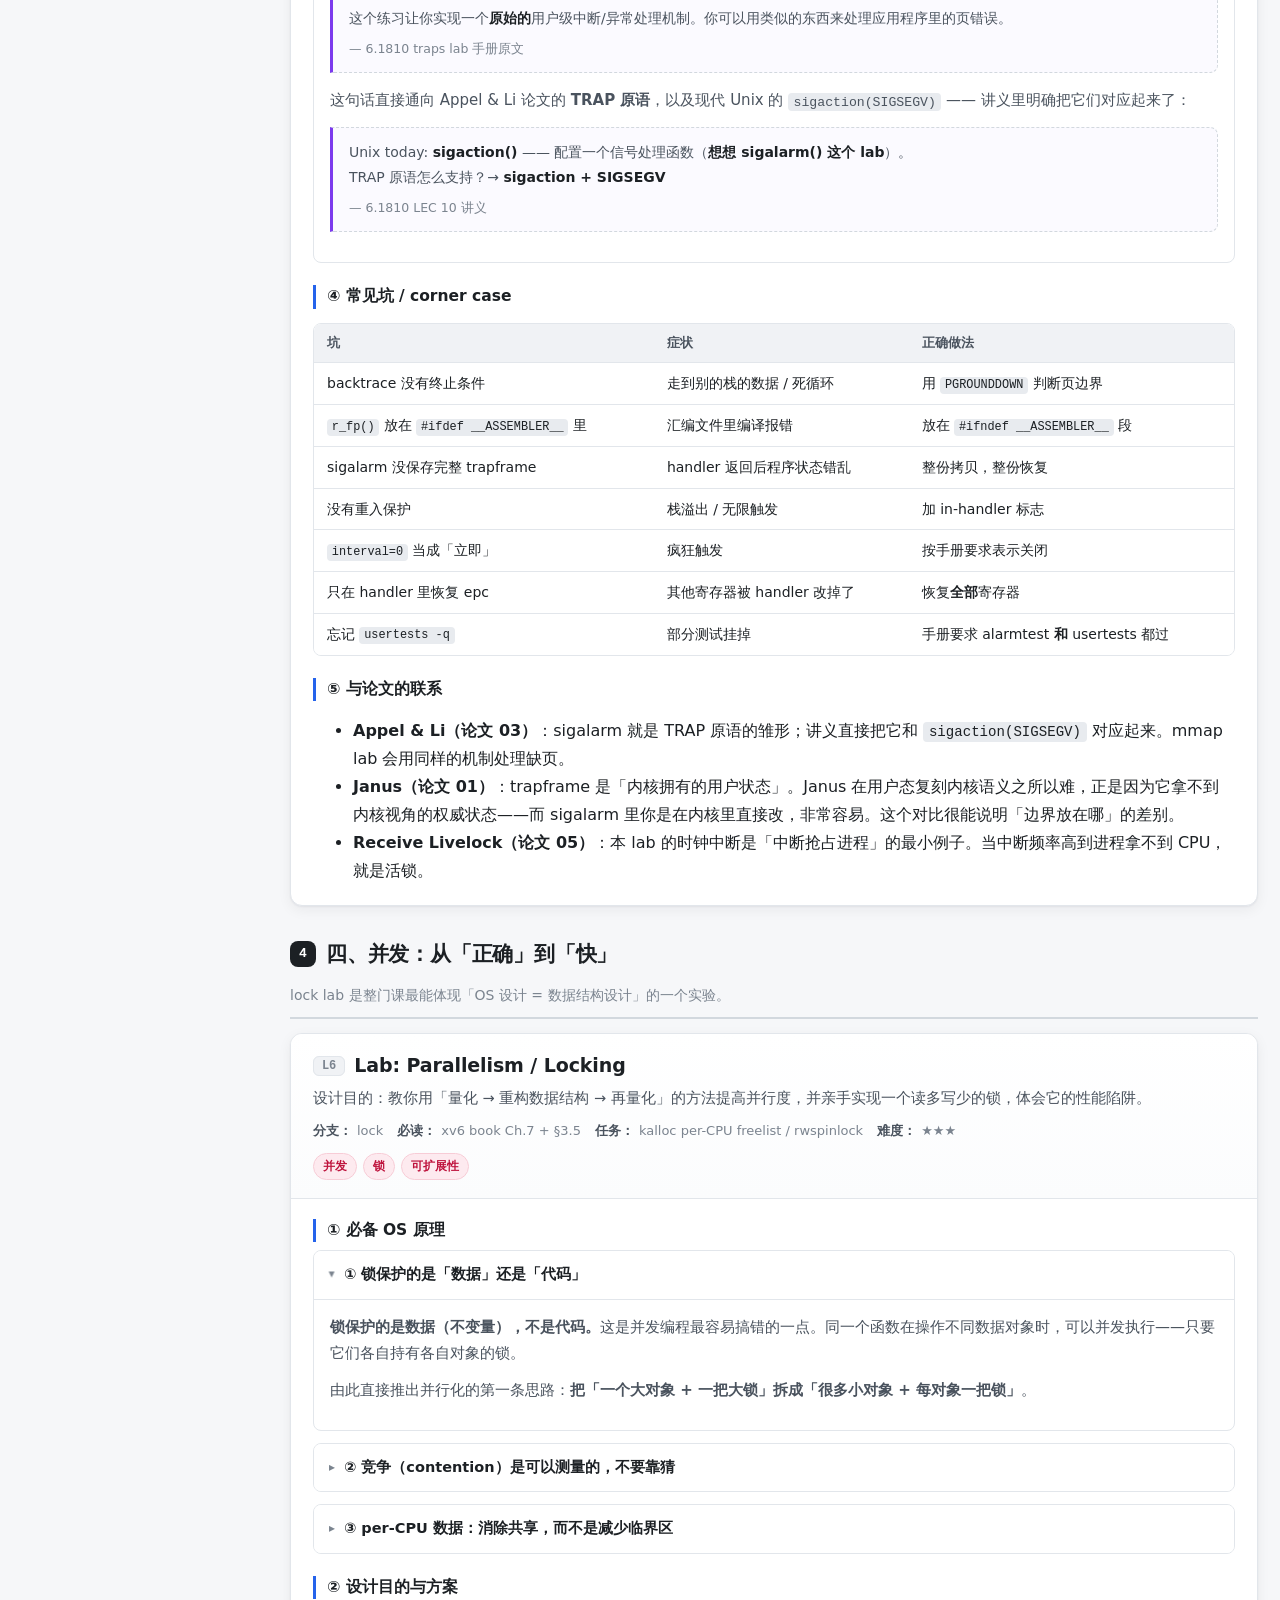
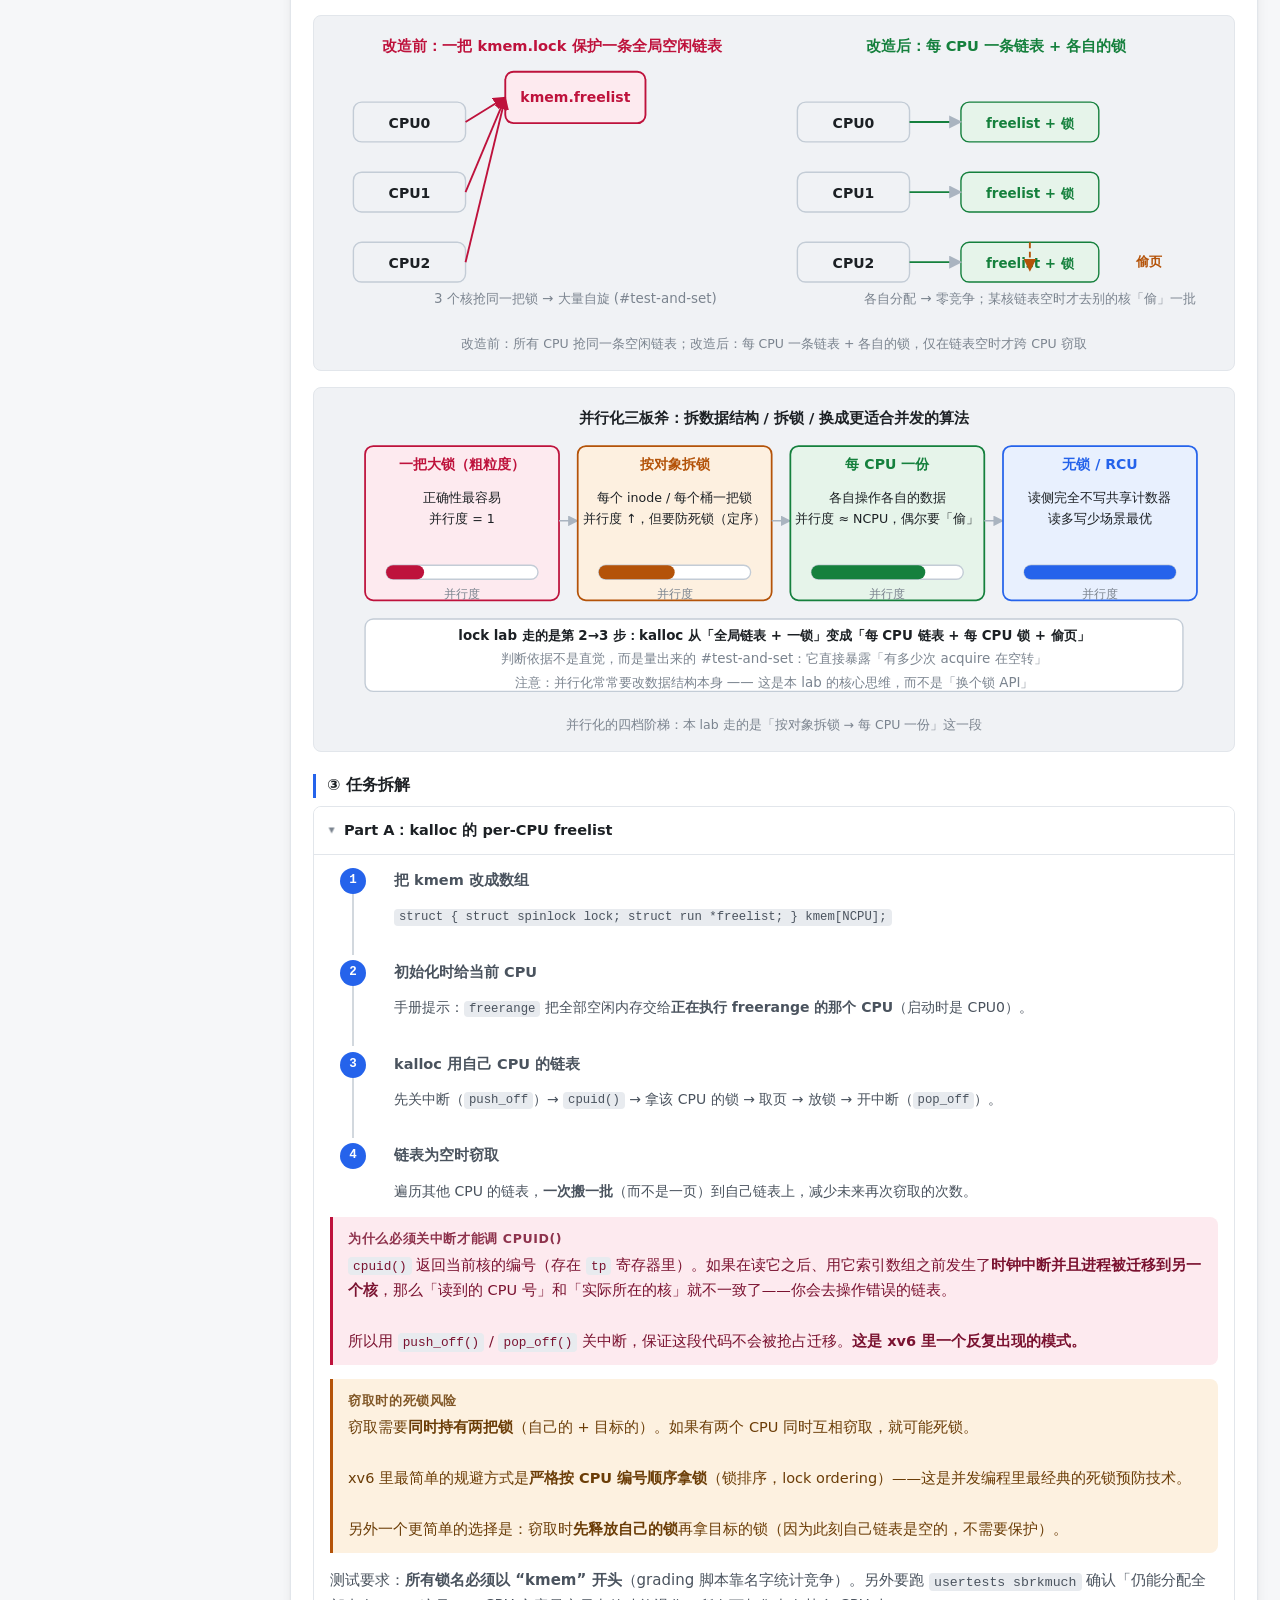
<file: notes/mit-61810-operating-systems/labs.html>
<!DOCTYPE html>
<html lang="zh-CN">
<head>
<meta charset="utf-8">
<meta name="viewport" content="width=device-width,initial-scale=1">
<title>Lab 拆解 · MIT 6.1810 可视化导学</title>
<link rel="stylesheet" href="assets/style.css">
</head>
<body>
<header class="topbar">
  <div class="topbar-in">
    <a class="brand" href="index.html"><span class="mark">OS</span><span>MIT 6.1810 导学<small>零基础可视化学习站</small></span></a>
    <nav class="navlinks">
      <a class="back" href="../../index.html">← 学习笔记</a>
      <a href="index.html">首页</a><a href="papers.html">论文精讲</a><a href="labs.html">Lab 拆解</a>
      <a href="notes.html">Notes 可视化</a><a href="xv6.html">xv6 手册</a>
    </nav>
  </div>
</header>
<main class="wrap">
  <div class="layout">
    <aside class="toc" id="toc"></aside>
    <div>
      <div class="pagehead">
        <span class="eyebrow">Part 2 · Lab</span>
        <h1>9 个 Lab：先懂设计范式，再动手改代码</h1>
        <p class="lede">
          官方 lab 手册的典型问题是：<b>它只告诉你「改 uvmcopy()」「加一个 sys_pgaccess()」</b>，
          却不解释为什么这样设计、这个 lab 在整个 OS 图景里站在哪、以及手册里一笔带过的那些前提是什么。
          这一部分的组织方式：<b>必备原理 → 设计目的 → 任务拆解 → 文档补充（引用原论文 / xv6 book 原文）</b>，
          并单独列出每个 lab 最容易踩的坑。
        </p>
        <div class="note warn" style="margin-top:16px"><span class="nt">阅读顺序建议</span>
          每个 lab 都先读「<b>① 必备原理</b>」再读任务。如果某个原理看不懂，去
          <a href="notes.html">Notes 可视化</a> 找对应知识点 —— 那里有图。
        </div>
      </div>
      <div id="content"></div>
    </div>
  </div>
</main>
<footer><div class="fin"><span>MIT 6.1810 可视化导学 · Lab 部分</span><span><a href="https://pdos.csail.mit.edu/6.1810/2026/labs/" target="_blank" rel="noopener">官方 Lab 页</a></span></div></footer>
<a class="totop" id="totop" href="#">↑</a>
<script src="assets/viz.js"></script>
<script src="assets/app.js"></script>
<script src="assets/data-labs.js"></script>
<script>Site.render(LABS_DATA);</script>
</body>
</html>
</file>
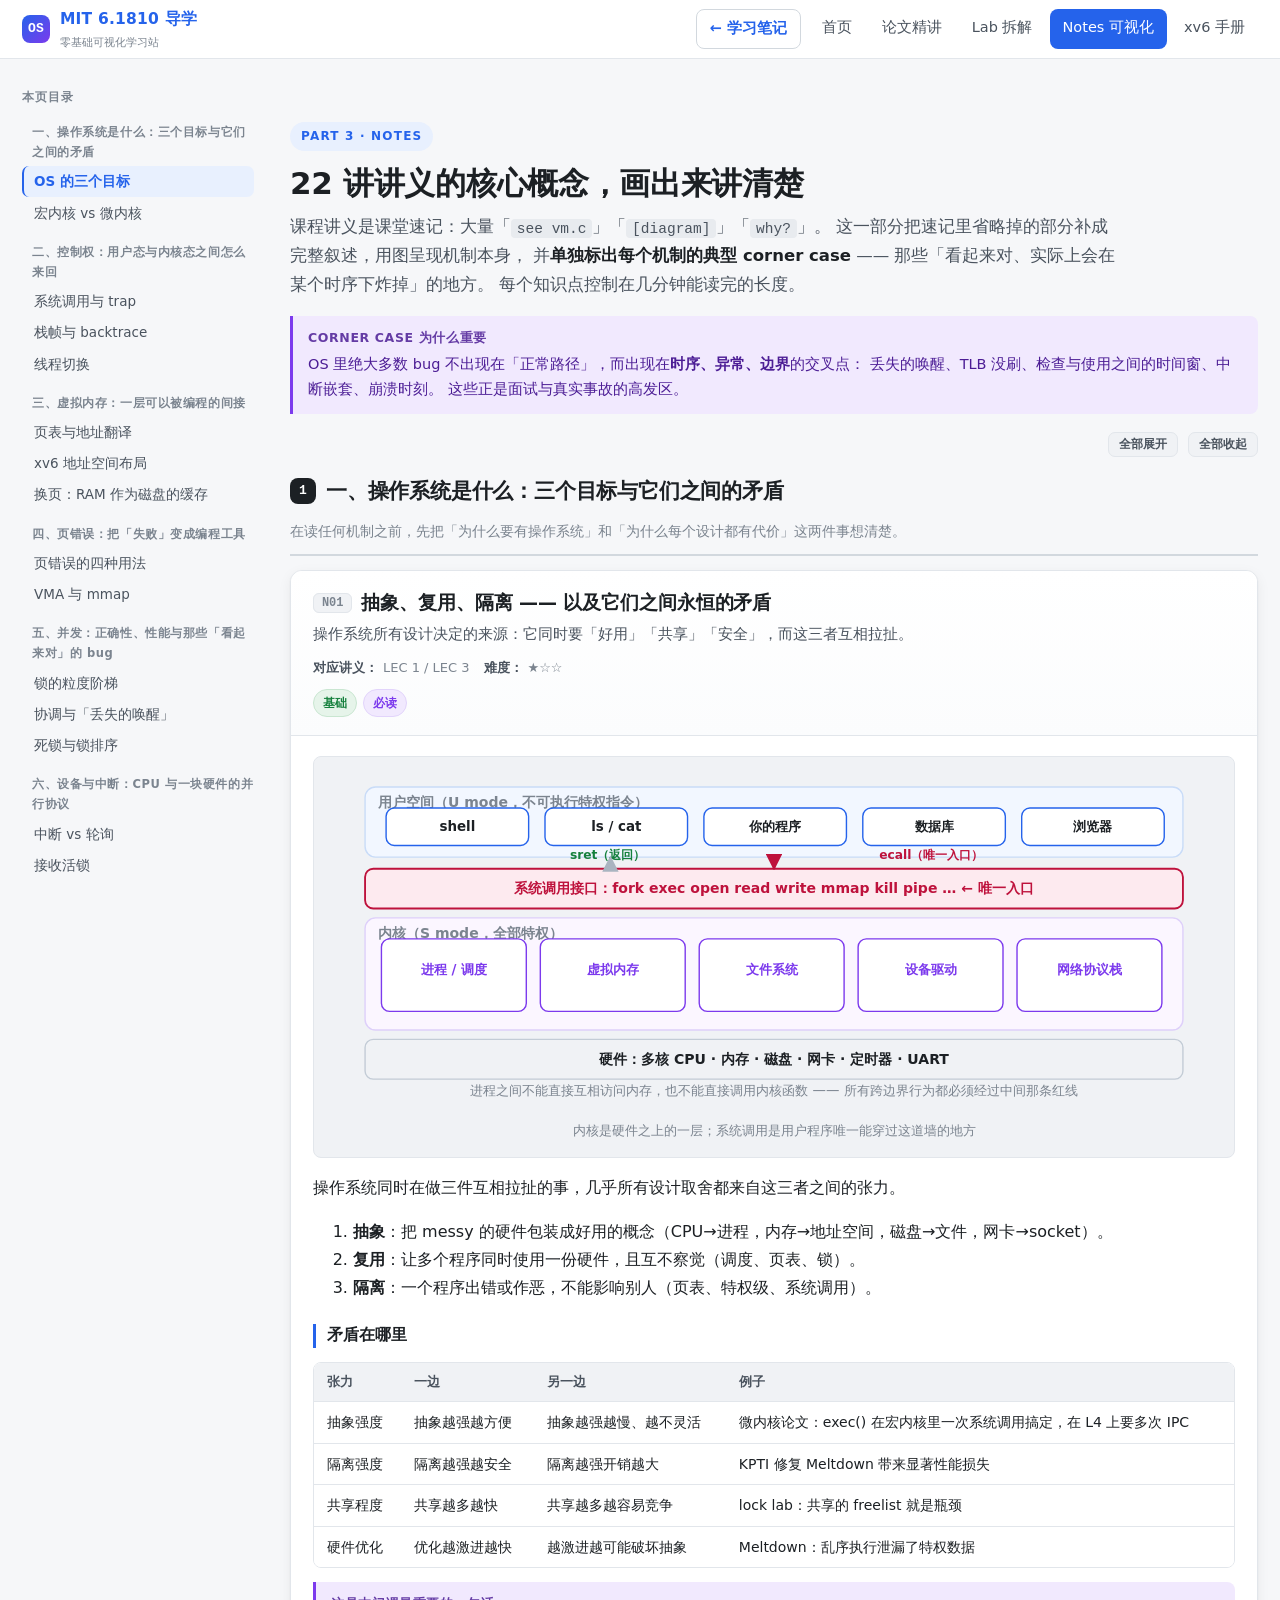
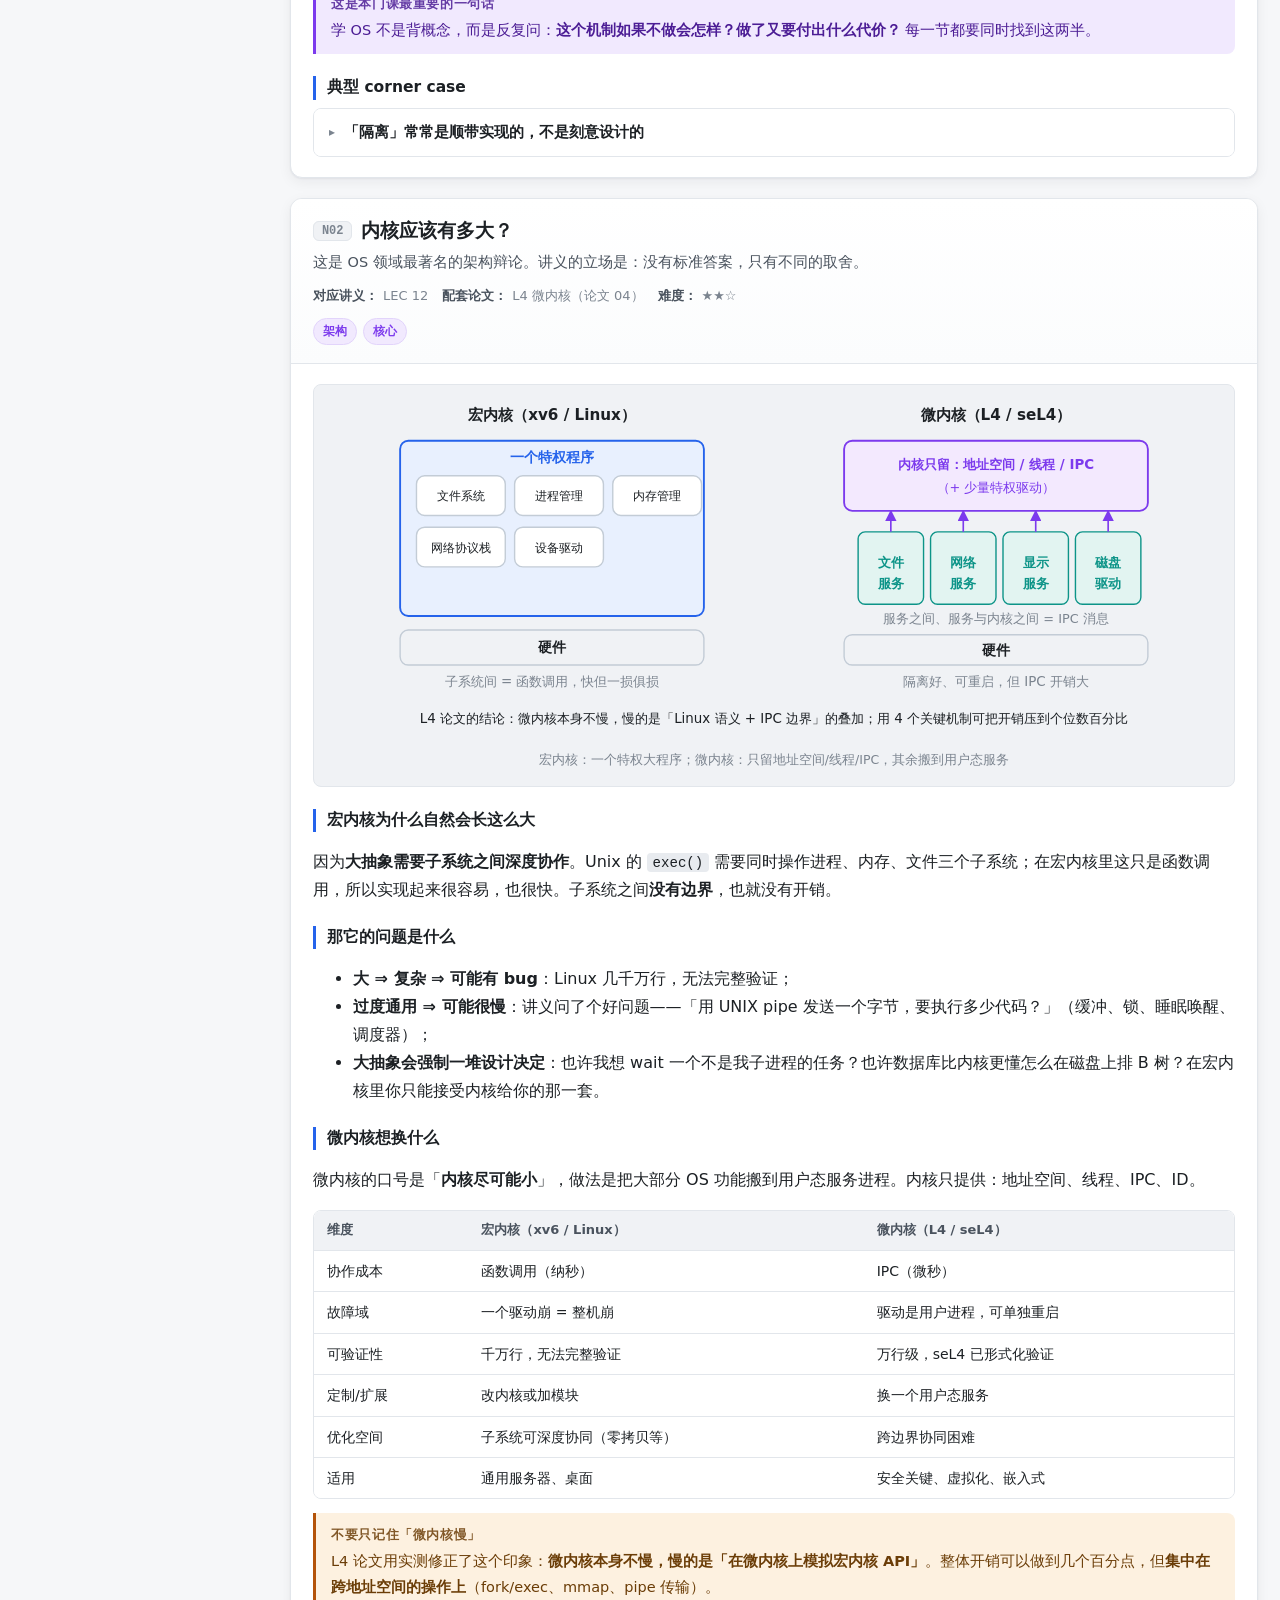
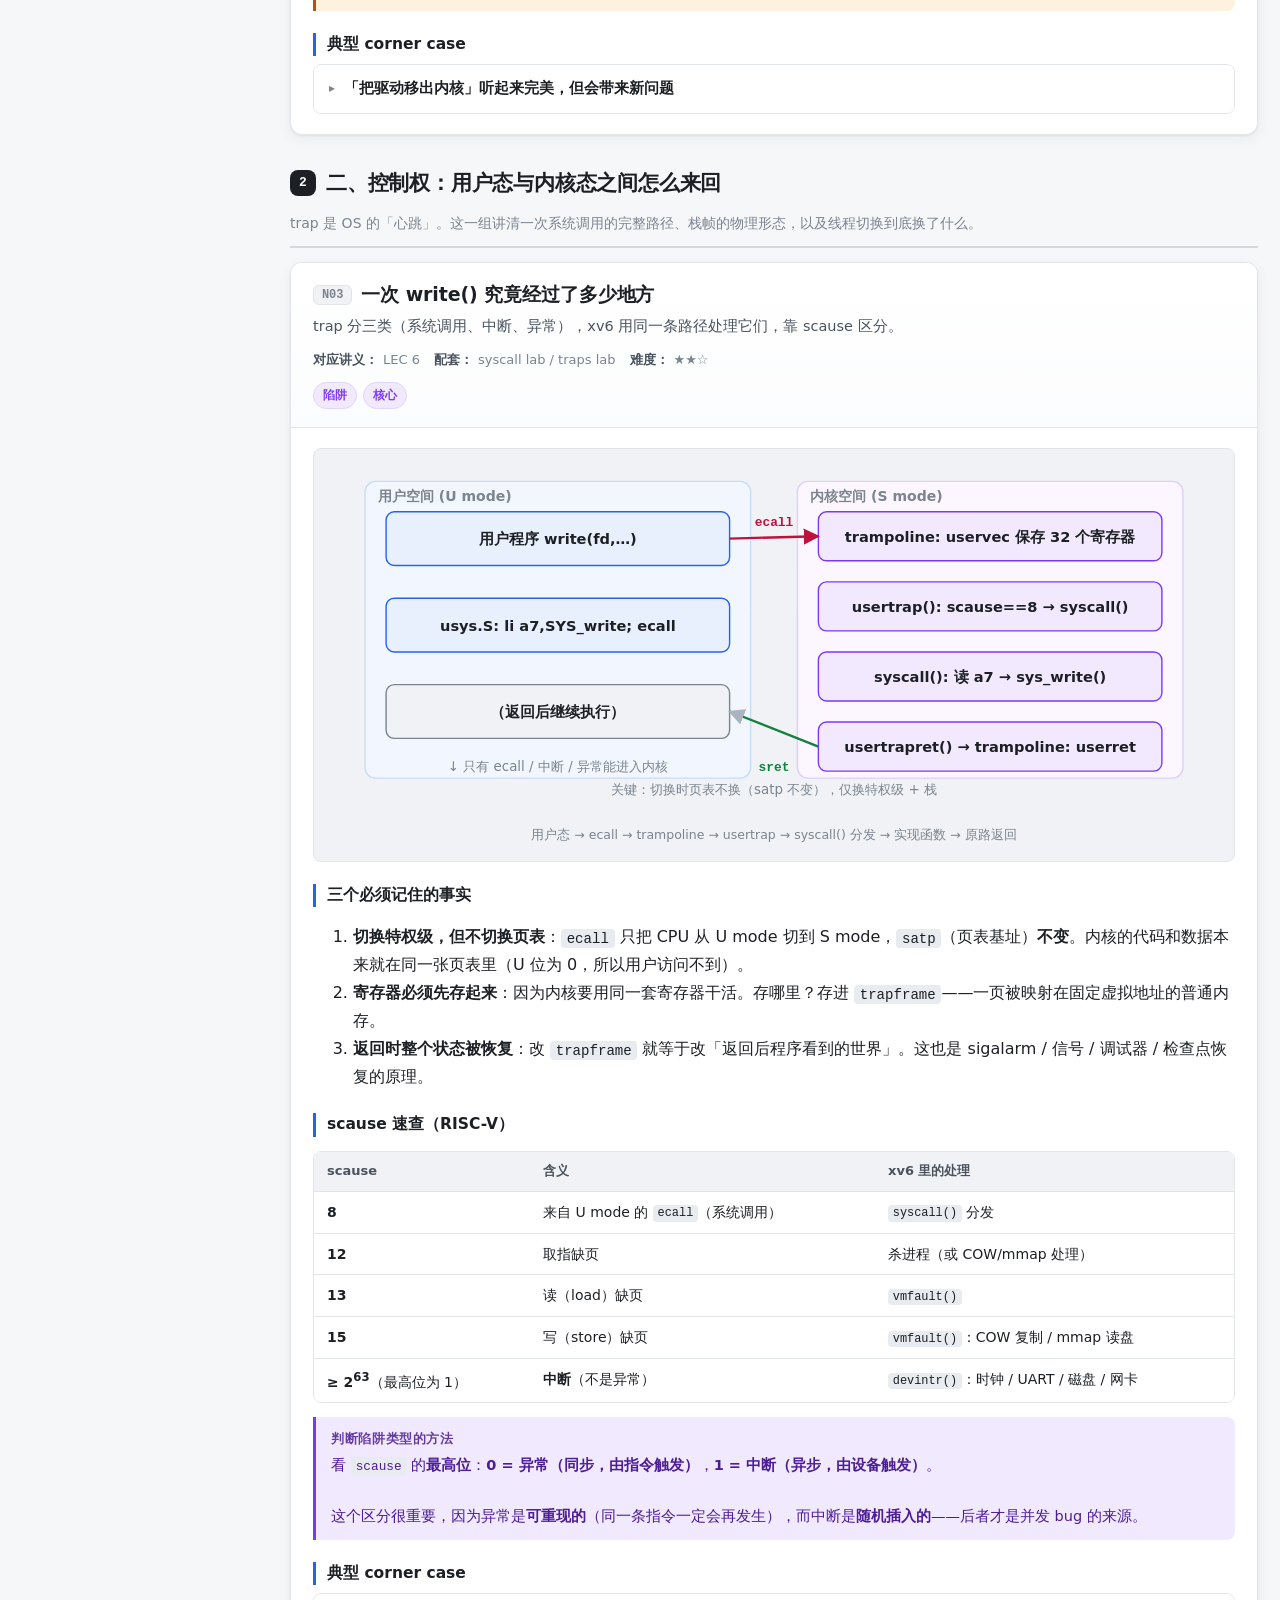
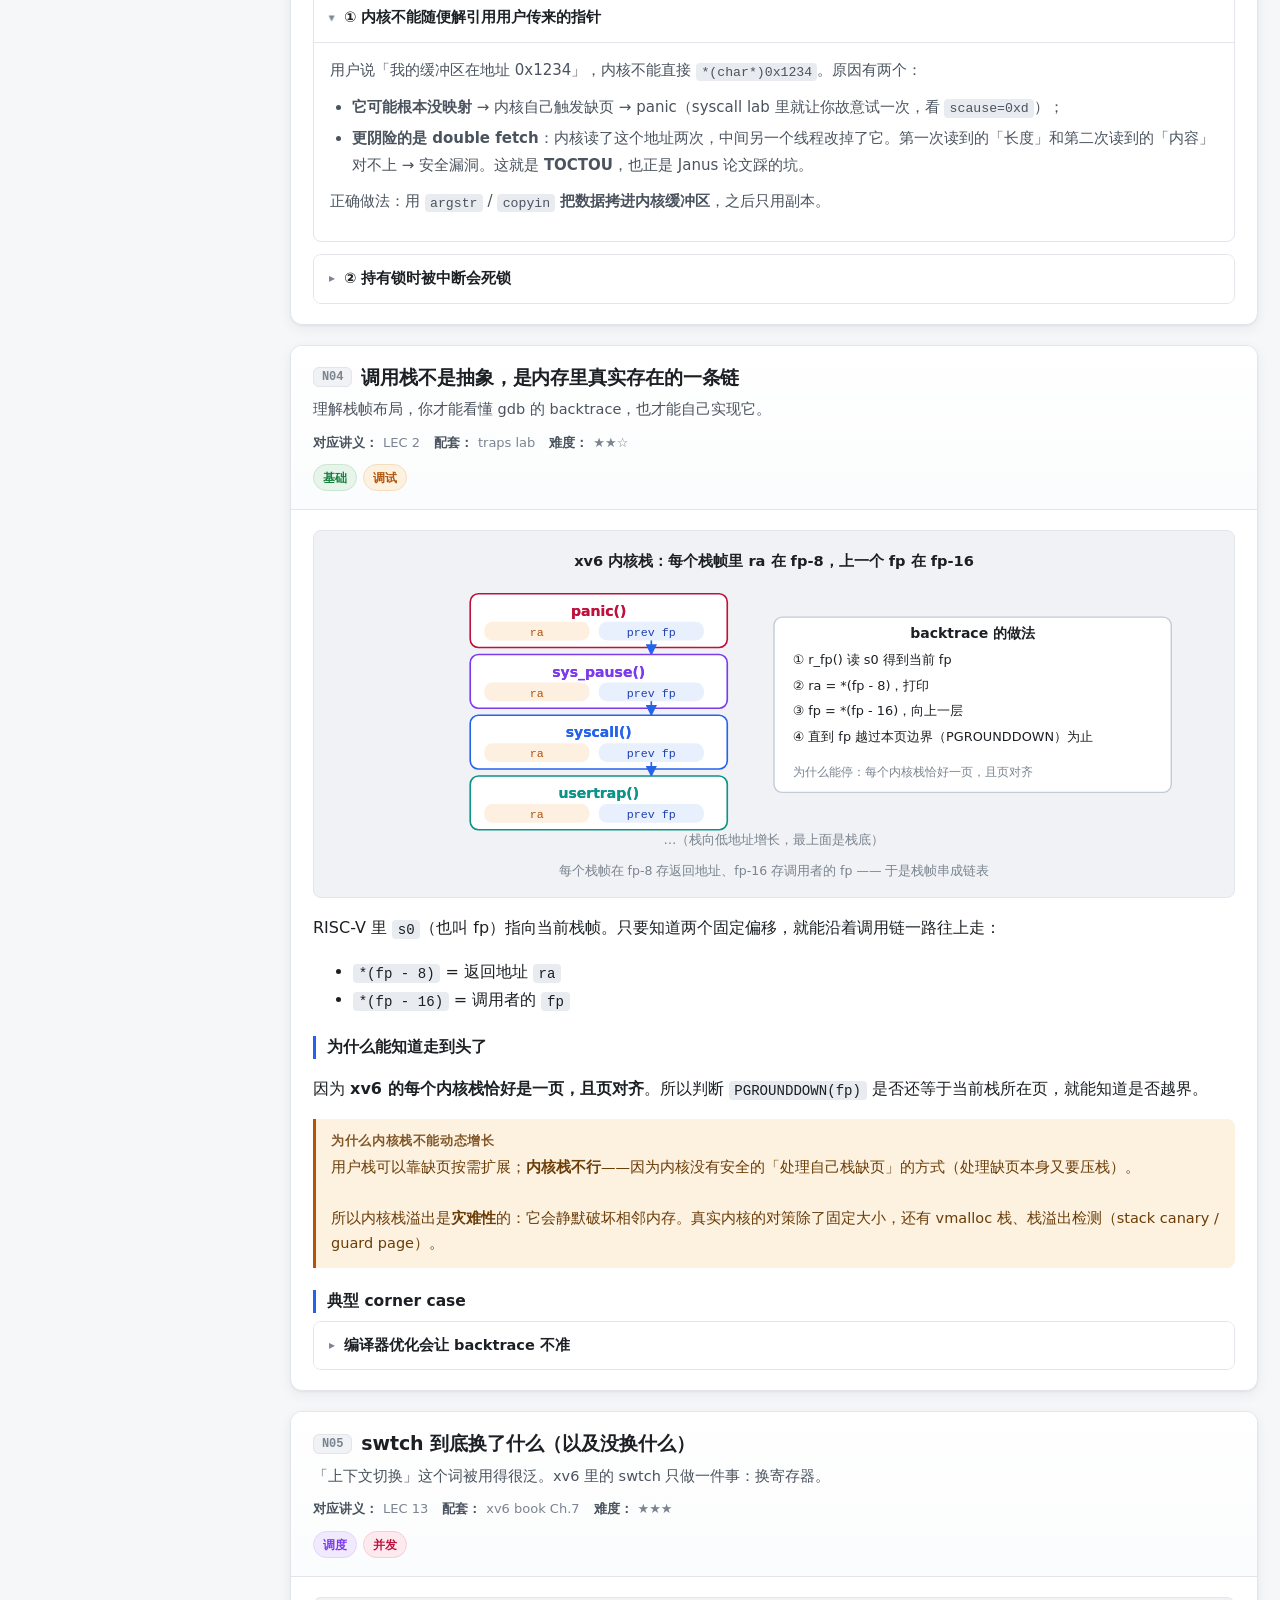
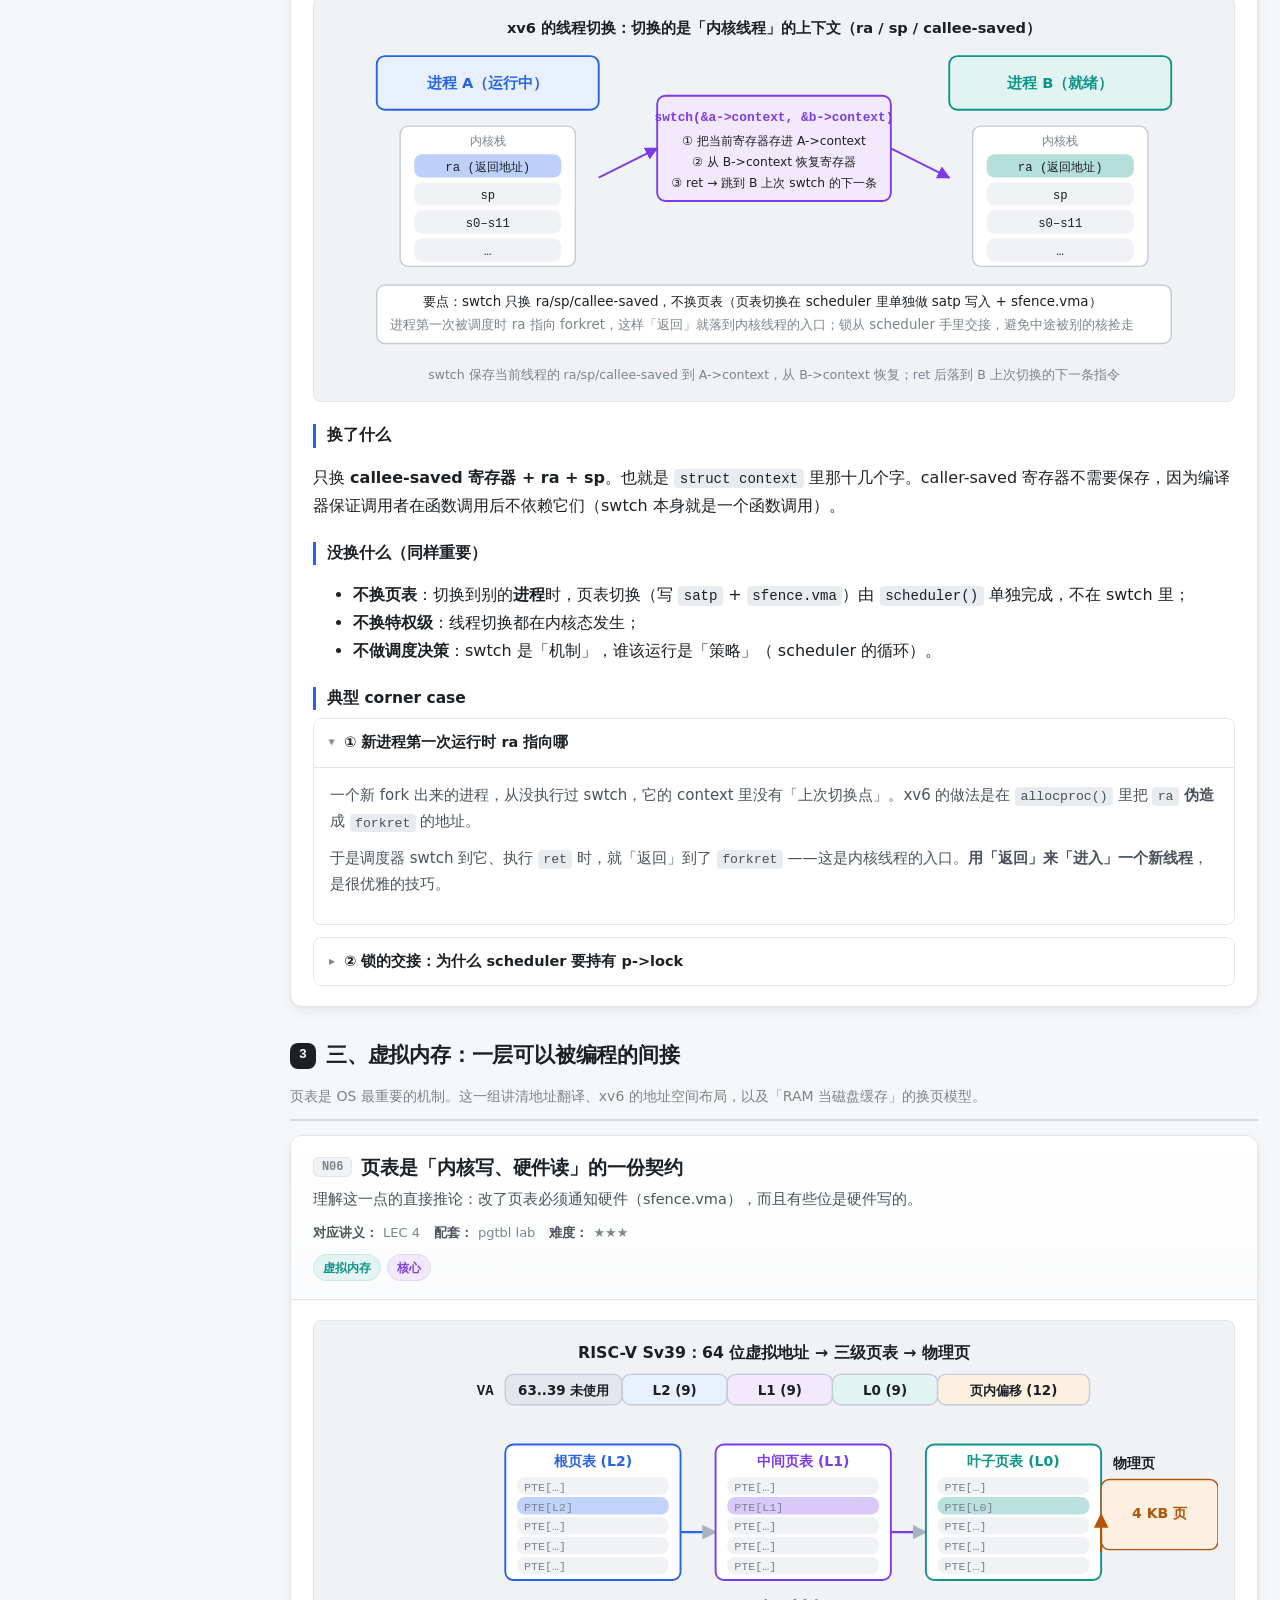
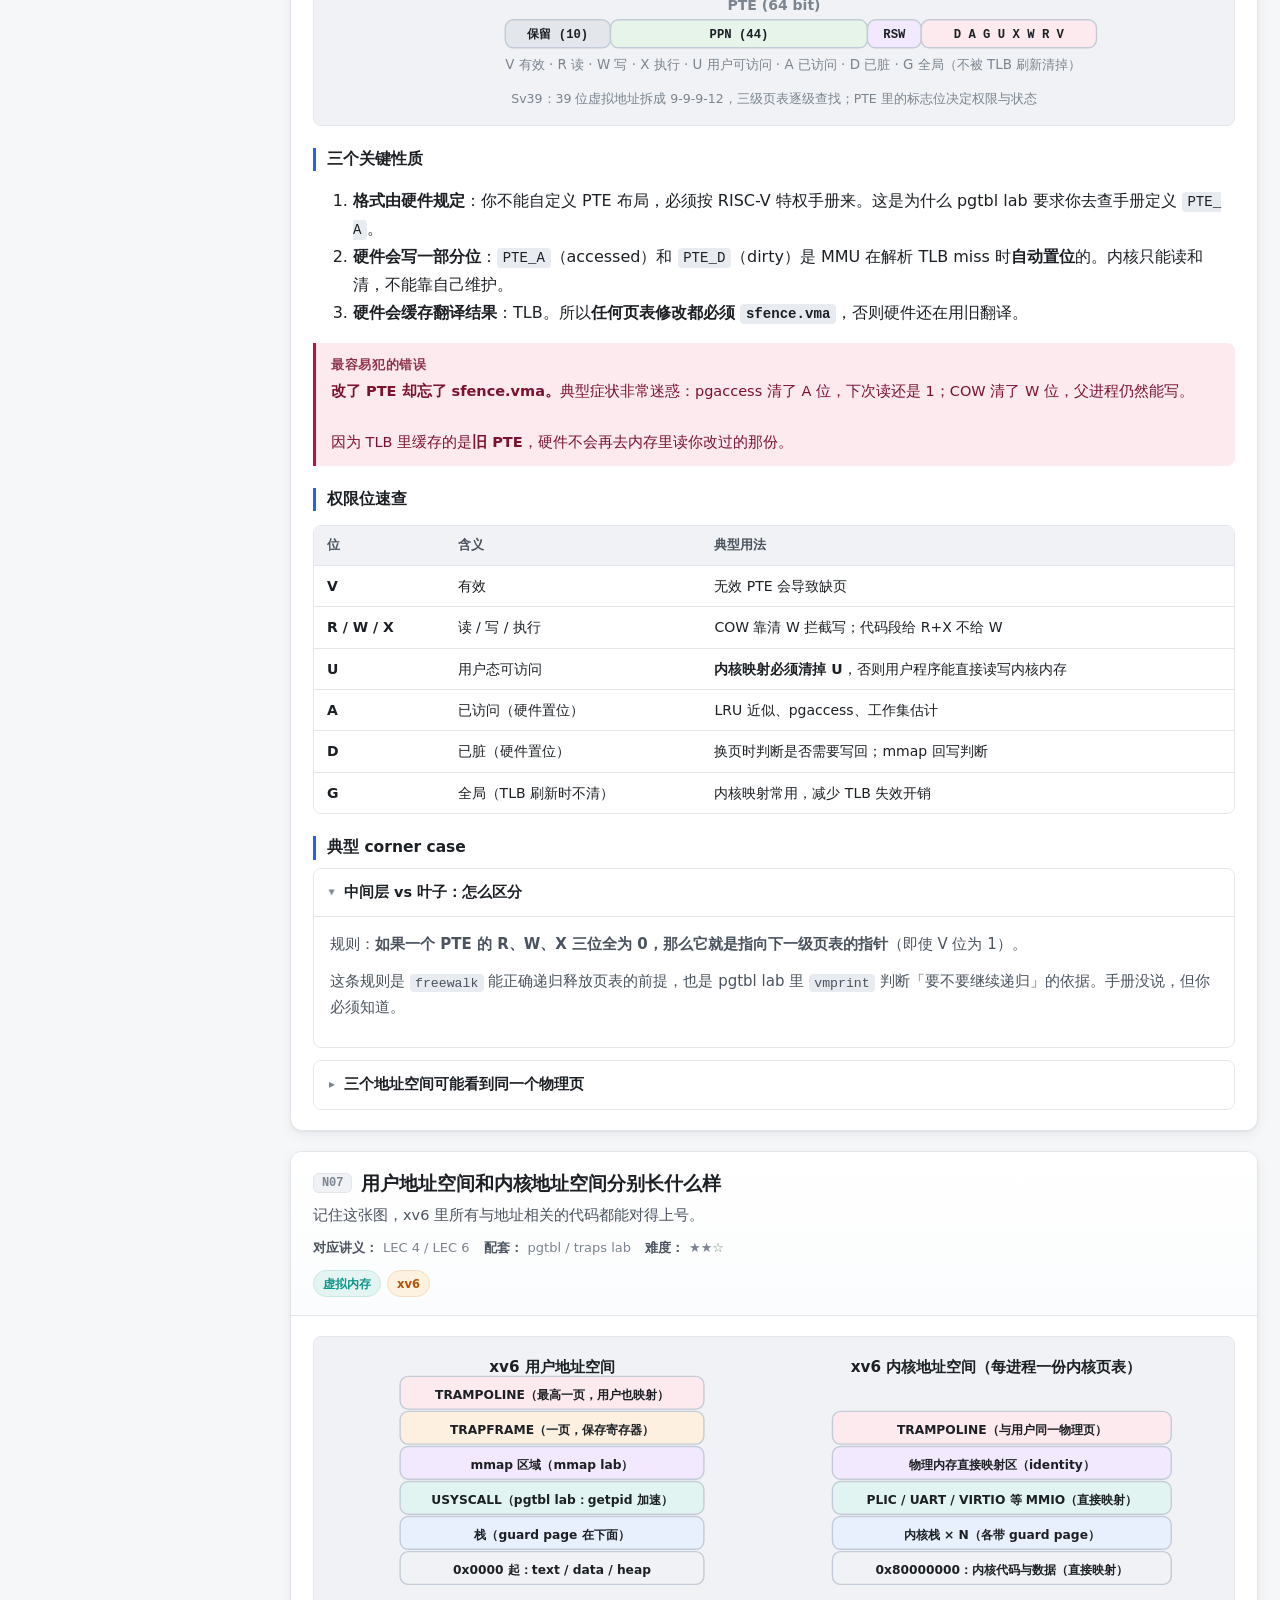
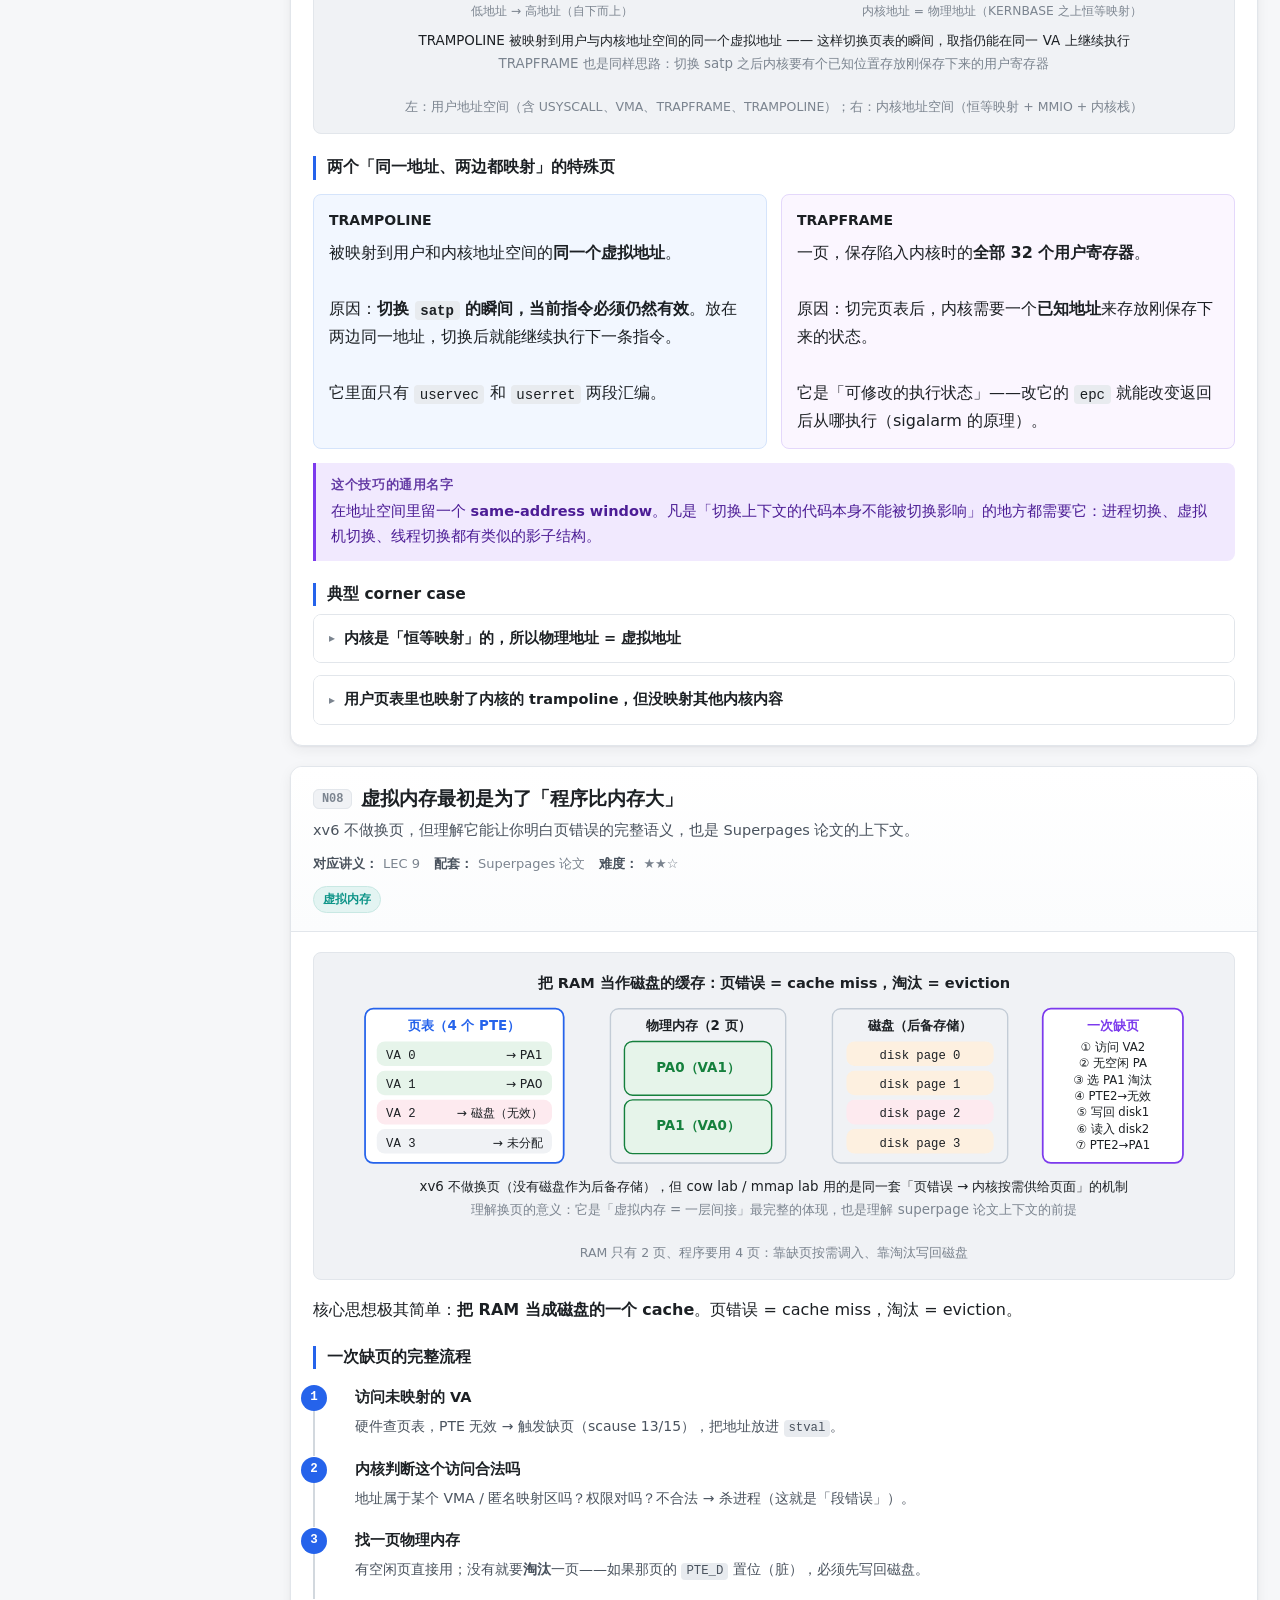
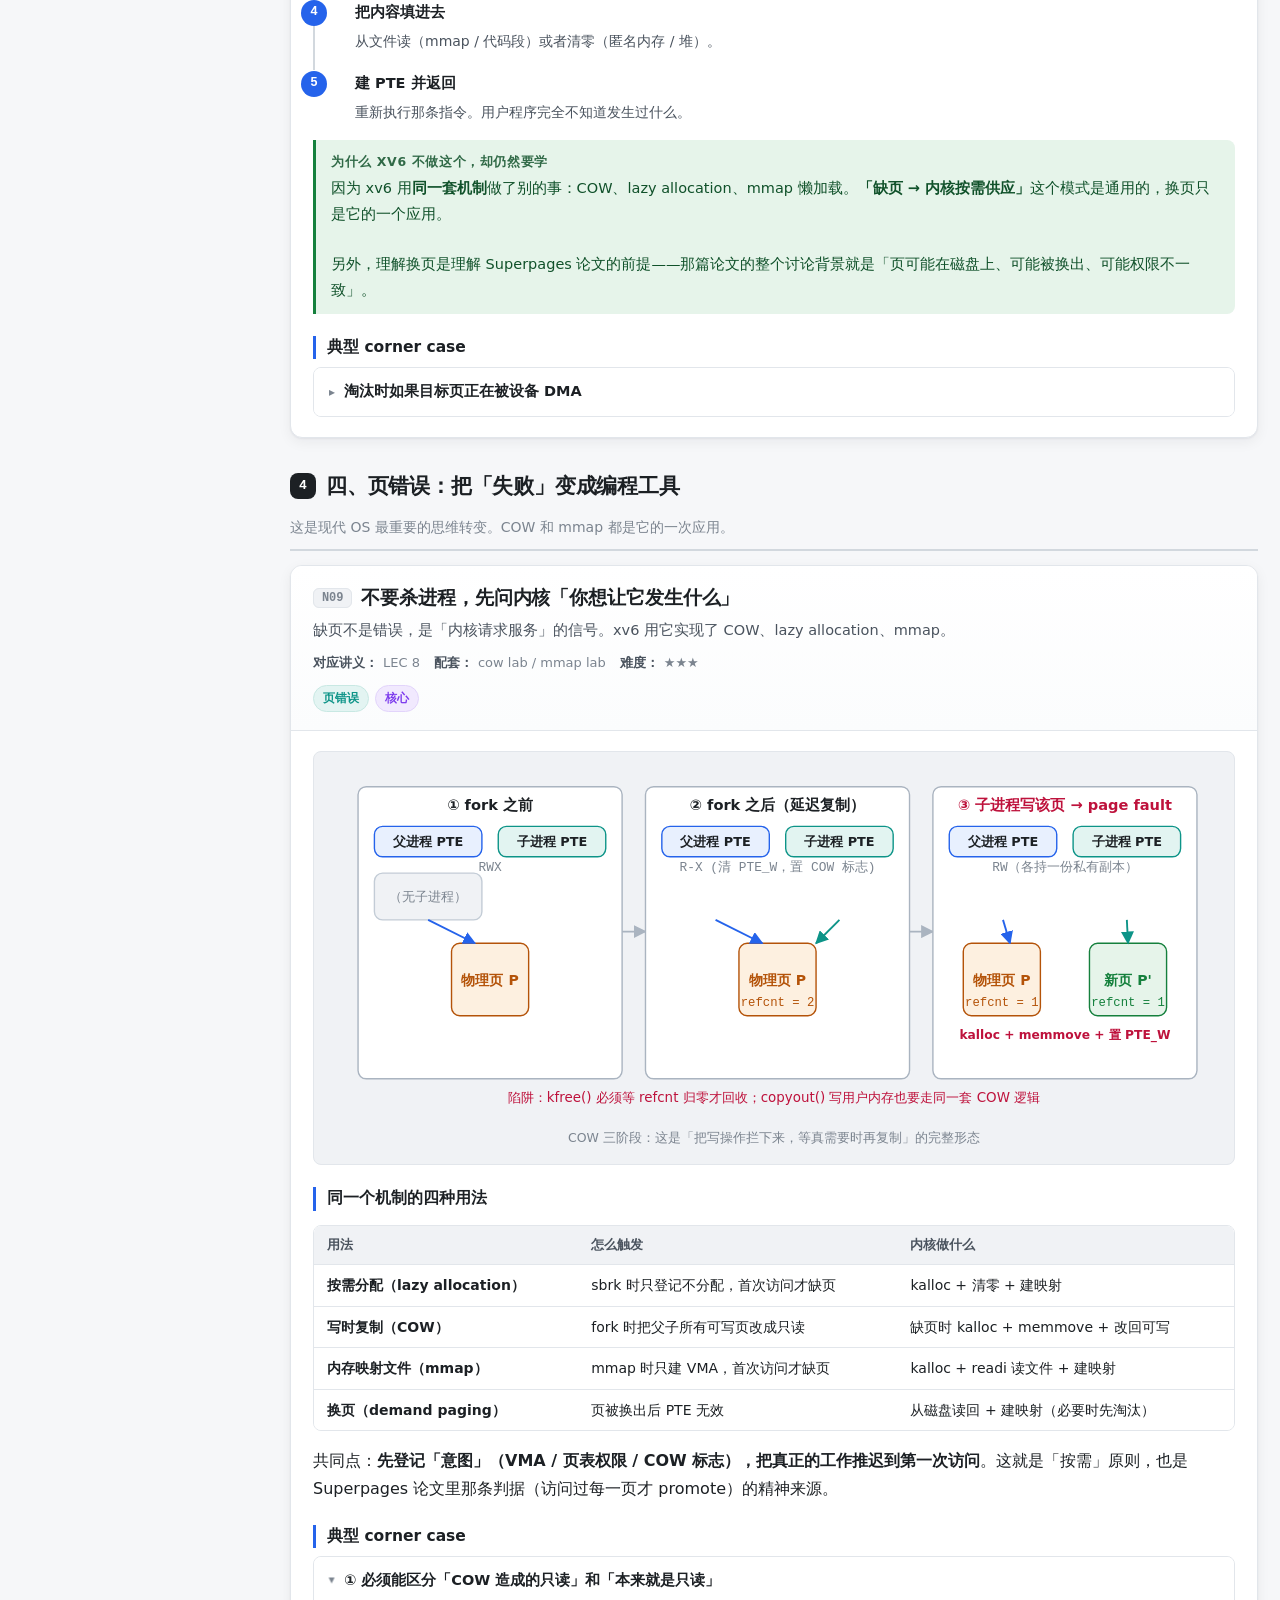
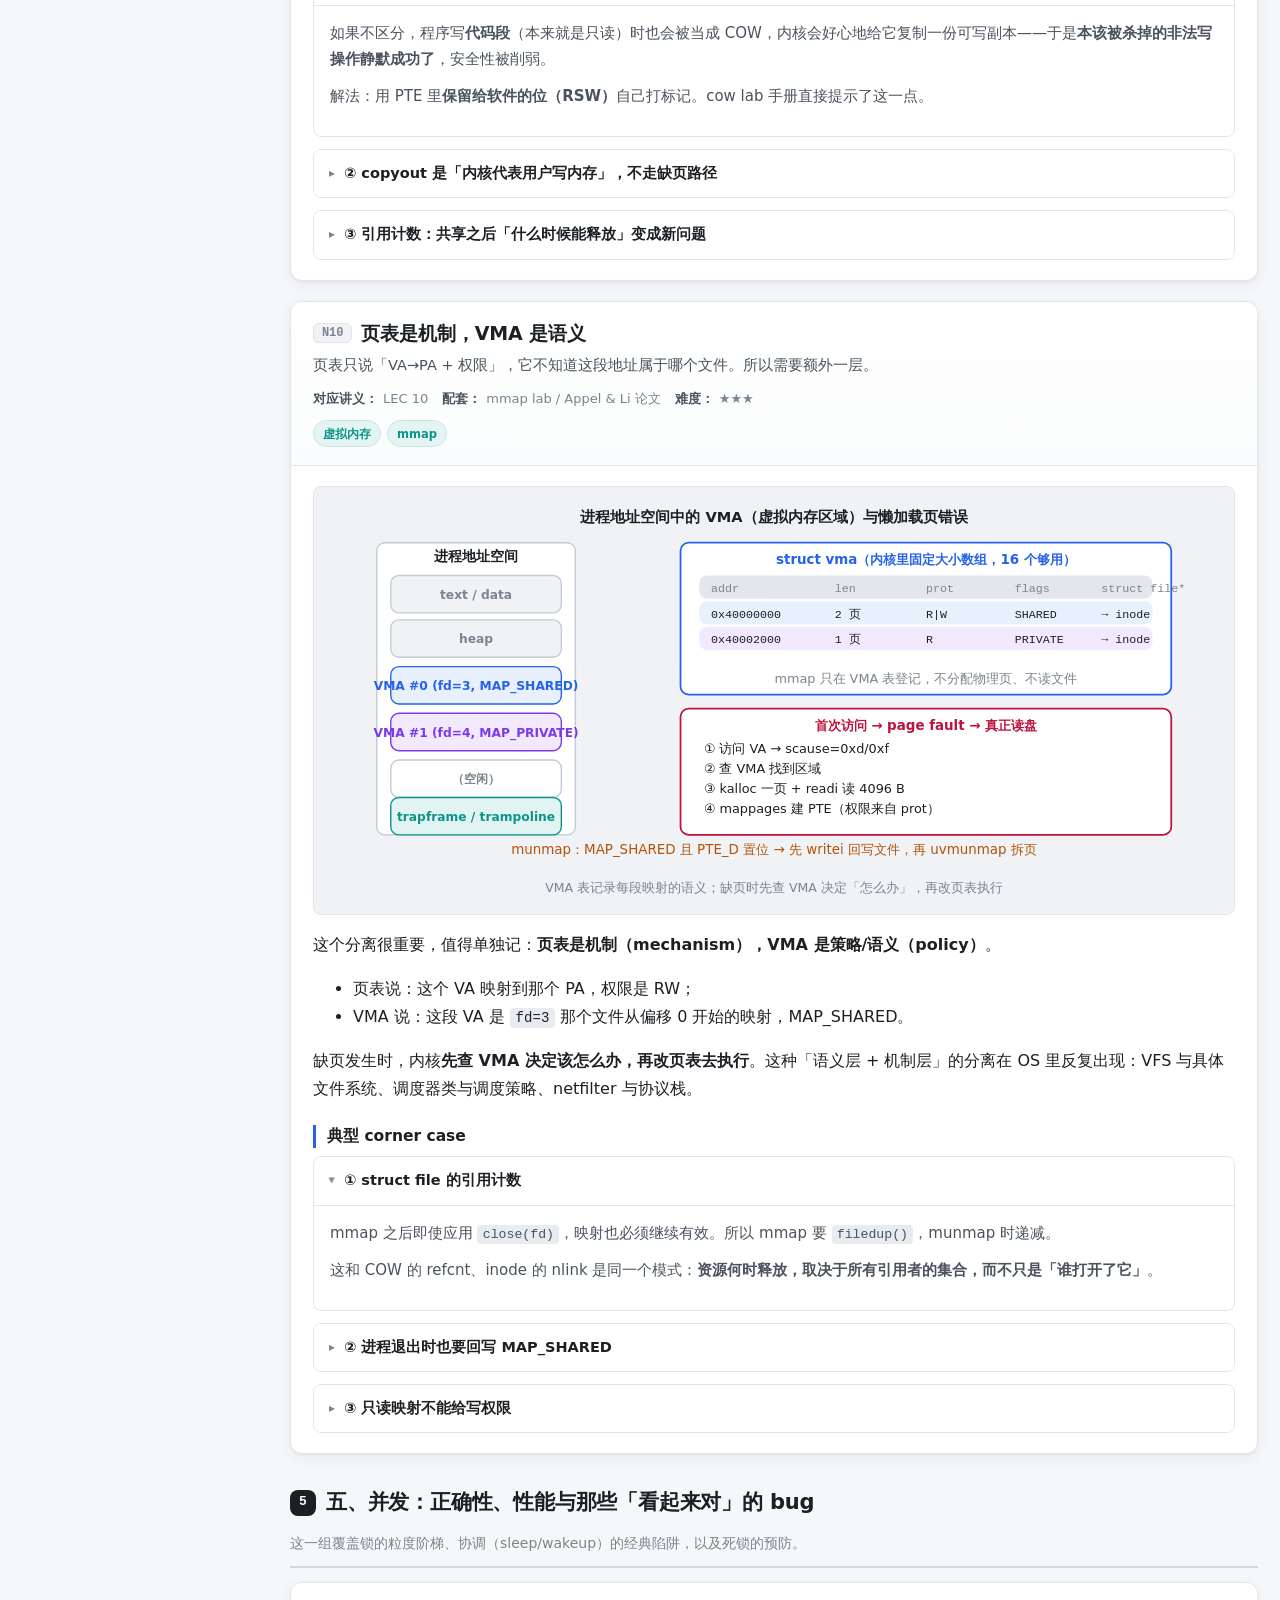
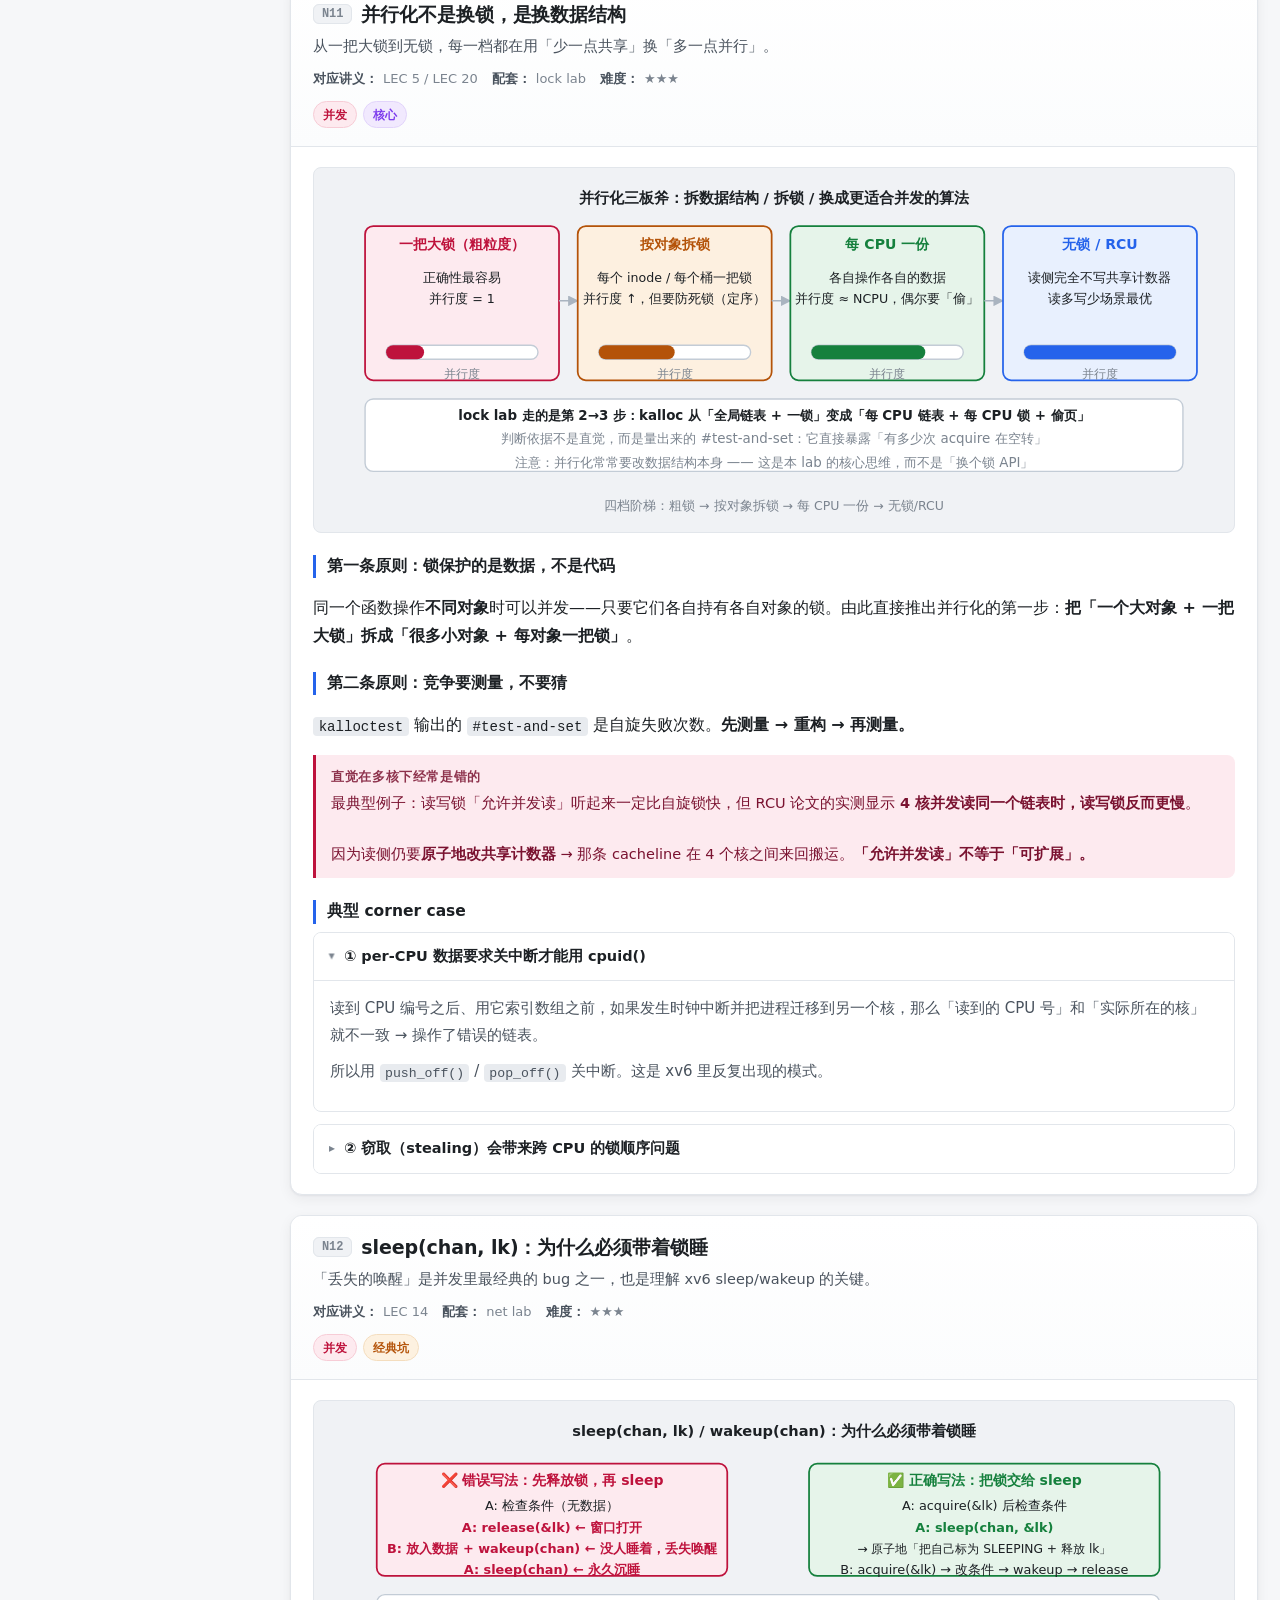
<file: notes/mit-61810-operating-systems/notes.html>
<!DOCTYPE html>
<html lang="zh-CN">
<head>
<meta charset="utf-8">
<meta name="viewport" content="width=device-width,initial-scale=1">
<title>Notes 可视化 · MIT 6.1810 可视化导学</title>
<link rel="stylesheet" href="assets/style.css">
</head>
<body>
<header class="topbar">
  <div class="topbar-in">
    <a class="brand" href="index.html"><span class="mark">OS</span><span>MIT 6.1810 导学<small>零基础可视化学习站</small></span></a>
    <nav class="navlinks">
      <a class="back" href="../../index.html">← 学习笔记</a>
      <a href="index.html">首页</a><a href="papers.html">论文精讲</a><a href="labs.html">Lab 拆解</a>
      <a href="notes.html">Notes 可视化</a><a href="xv6.html">xv6 手册</a>
    </nav>
  </div>
</header>
<main class="wrap">
  <div class="layout">
    <aside class="toc" id="toc"></aside>
    <div>
      <div class="pagehead">
        <span class="eyebrow">Part 3 · Notes</span>
        <h1>22 讲讲义的核心概念，画出来讲清楚</h1>
        <p class="lede">
          课程讲义是课堂速记：大量「<code>see vm.c</code>」「<code>[diagram]</code>」「<code>why?</code>」。
          这一部分把速记里省略掉的部分补成完整叙述，用图呈现机制本身，
          并<b>单独标出每个机制的典型 corner case</b> —— 那些「看起来对、实际上会在某个时序下炸掉」的地方。
          每个知识点控制在几分钟能读完的长度。
        </p>
        <div class="note purple" style="margin-top:16px"><span class="nt">corner case 为什么重要</span>
          OS 里绝大多数 bug 不出现在「正常路径」，而出现在<b>时序、异常、边界</b>的交叉点：
          丢失的唤醒、TLB 没刷、检查与使用之间的时间窗、中断嵌套、崩溃时刻。
          这些正是面试与真实事故的高发区。
        </div>
      </div>
      <div id="content"></div>
    </div>
  </div>
</main>
<footer><div class="fin"><span>MIT 6.1810 可视化导学 · Notes 部分</span><span><a href="https://pdos.csail.mit.edu/6.1810/2026/lec/" target="_blank" rel="noopener">官方讲义</a></span></div></footer>
<a class="totop" id="totop" href="#">↑</a>
<script src="assets/viz.js"></script>
<script src="assets/app.js"></script>
<script src="assets/data-notes.js"></script>
<script>Site.render(NOTES_DATA);</script>
</body>
</html>
</file>
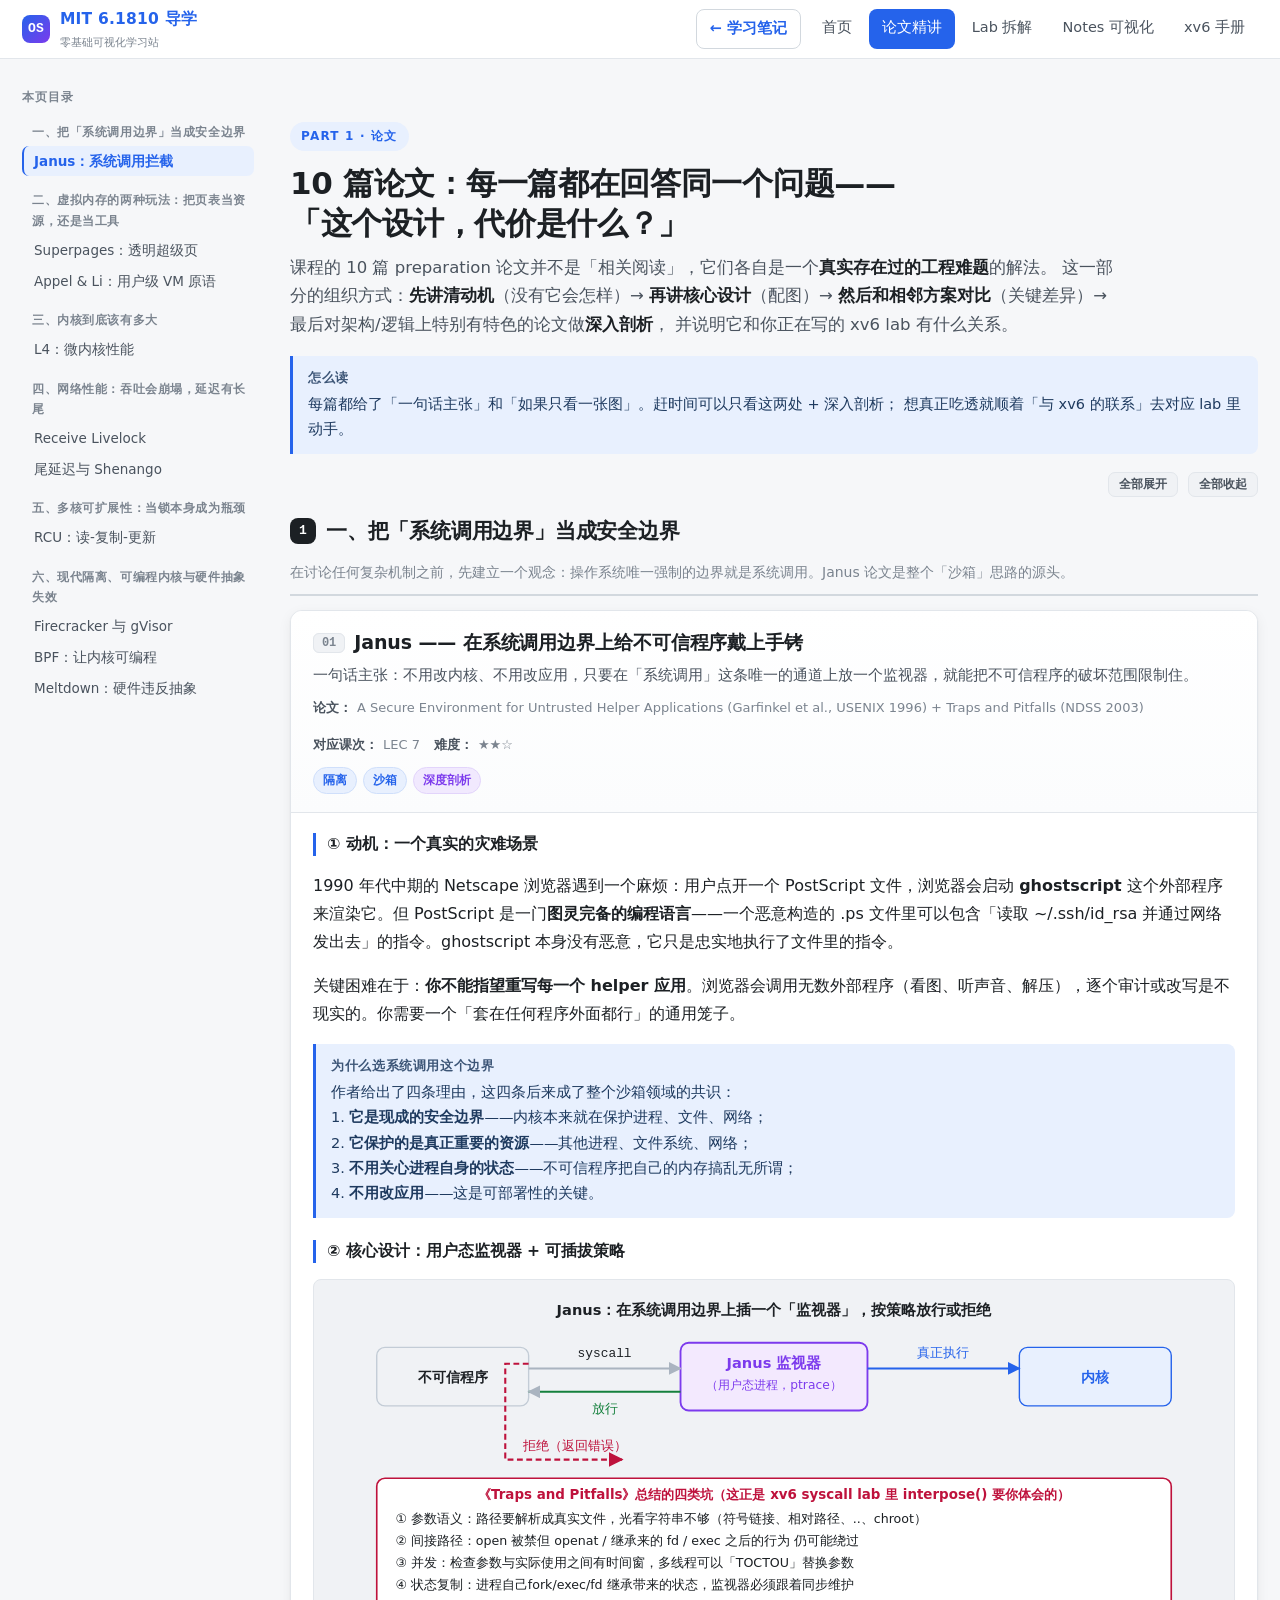
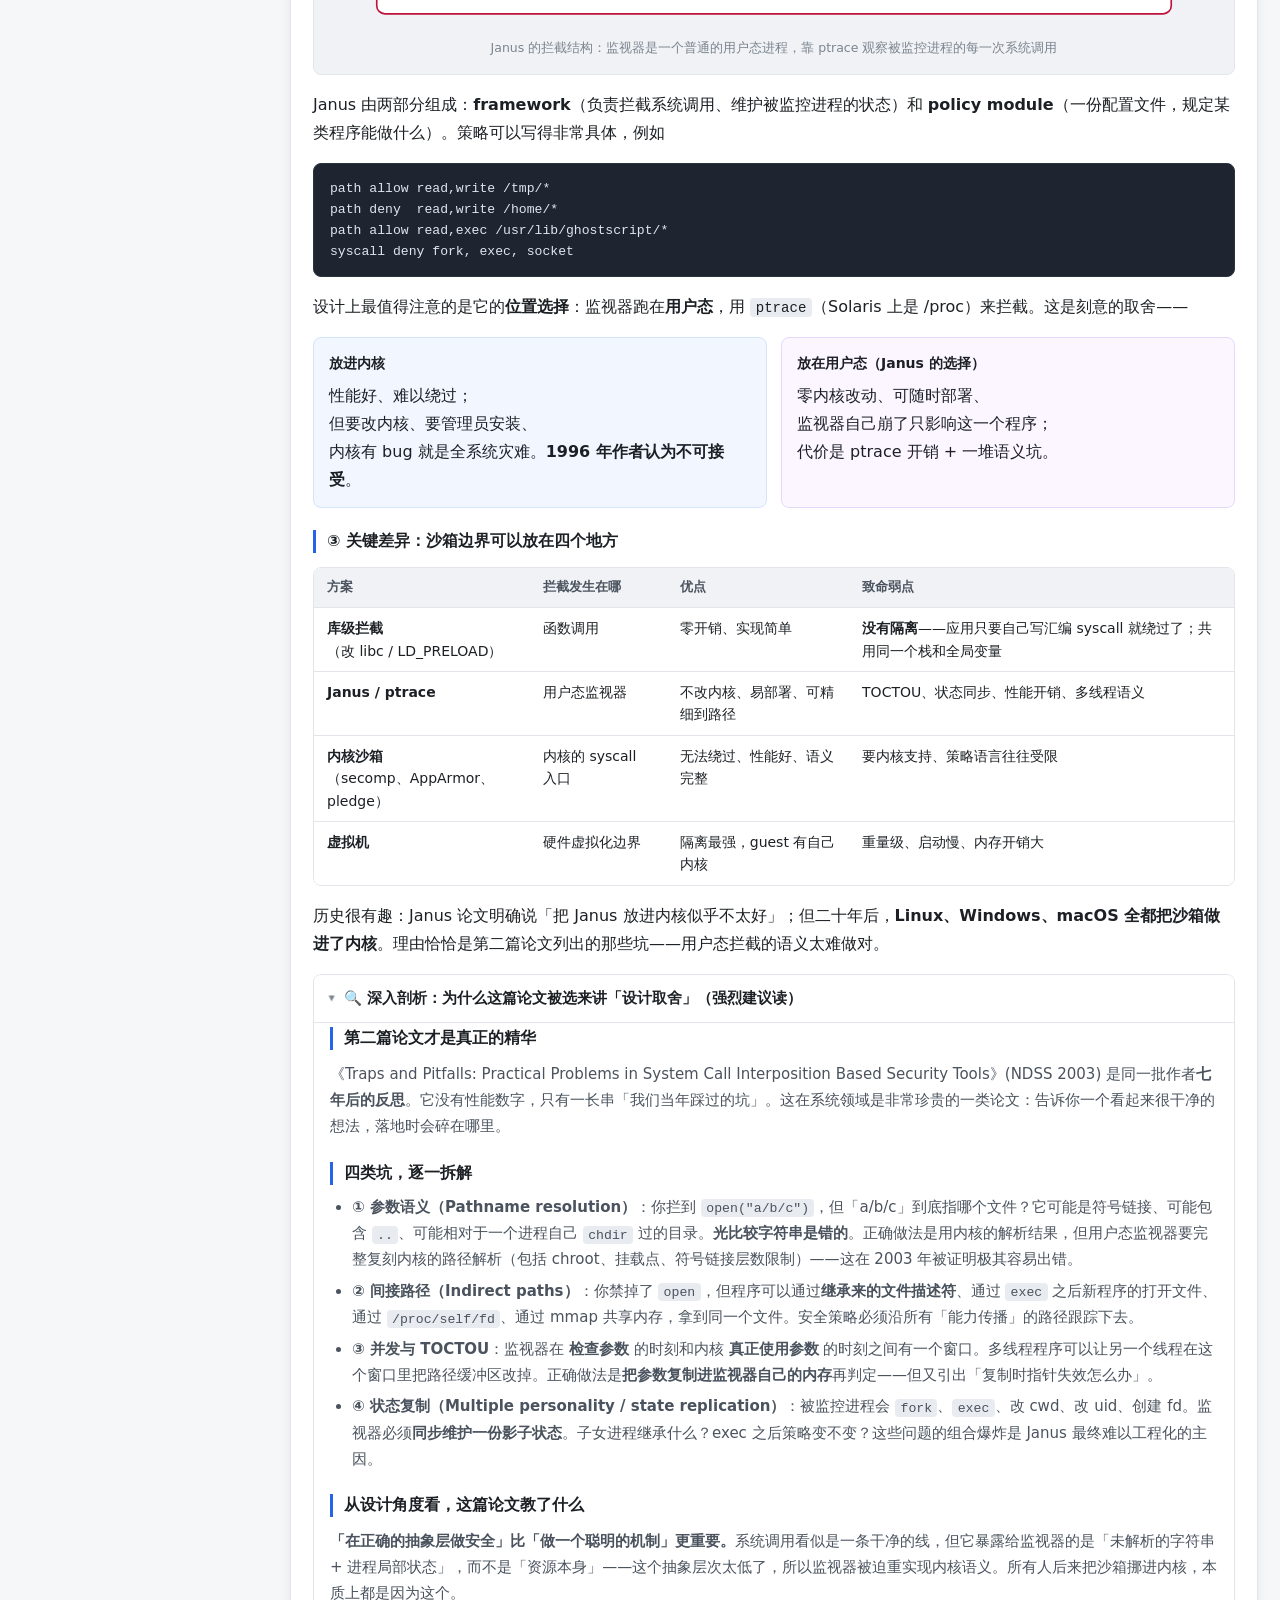
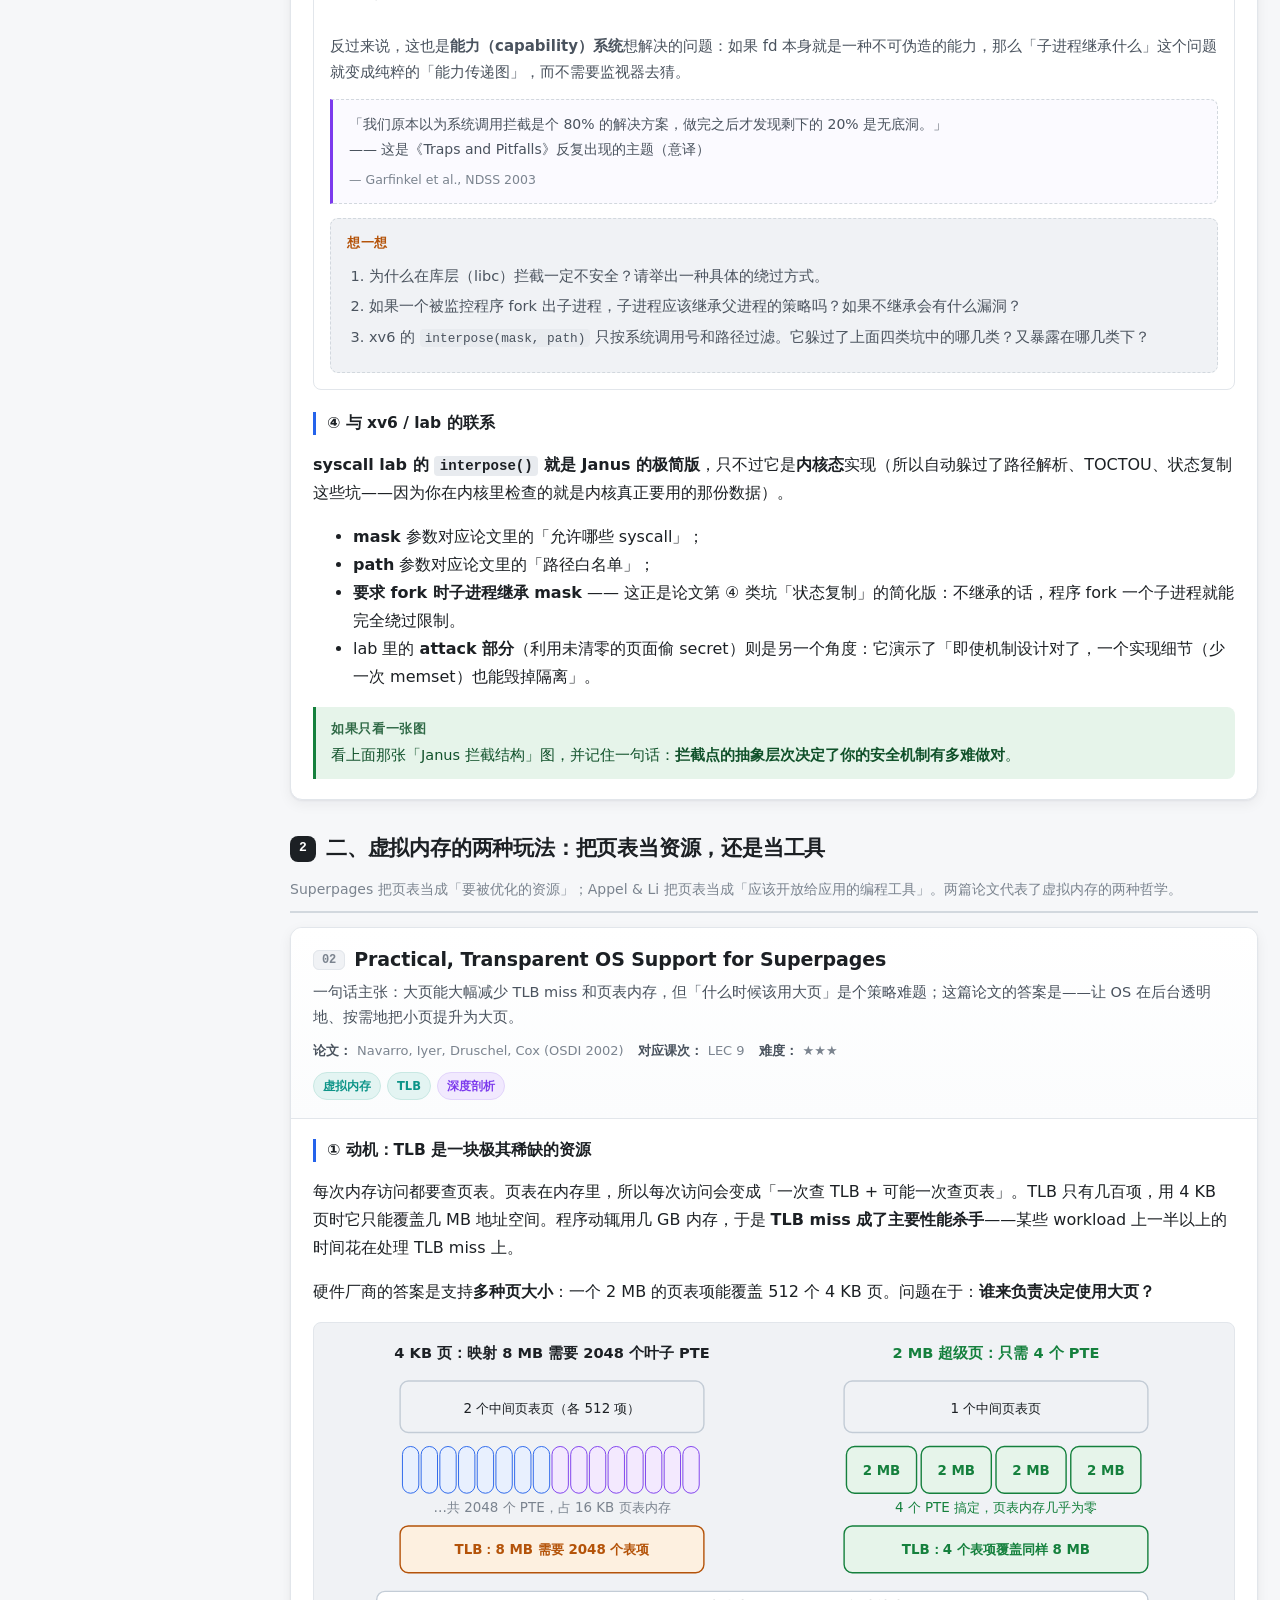
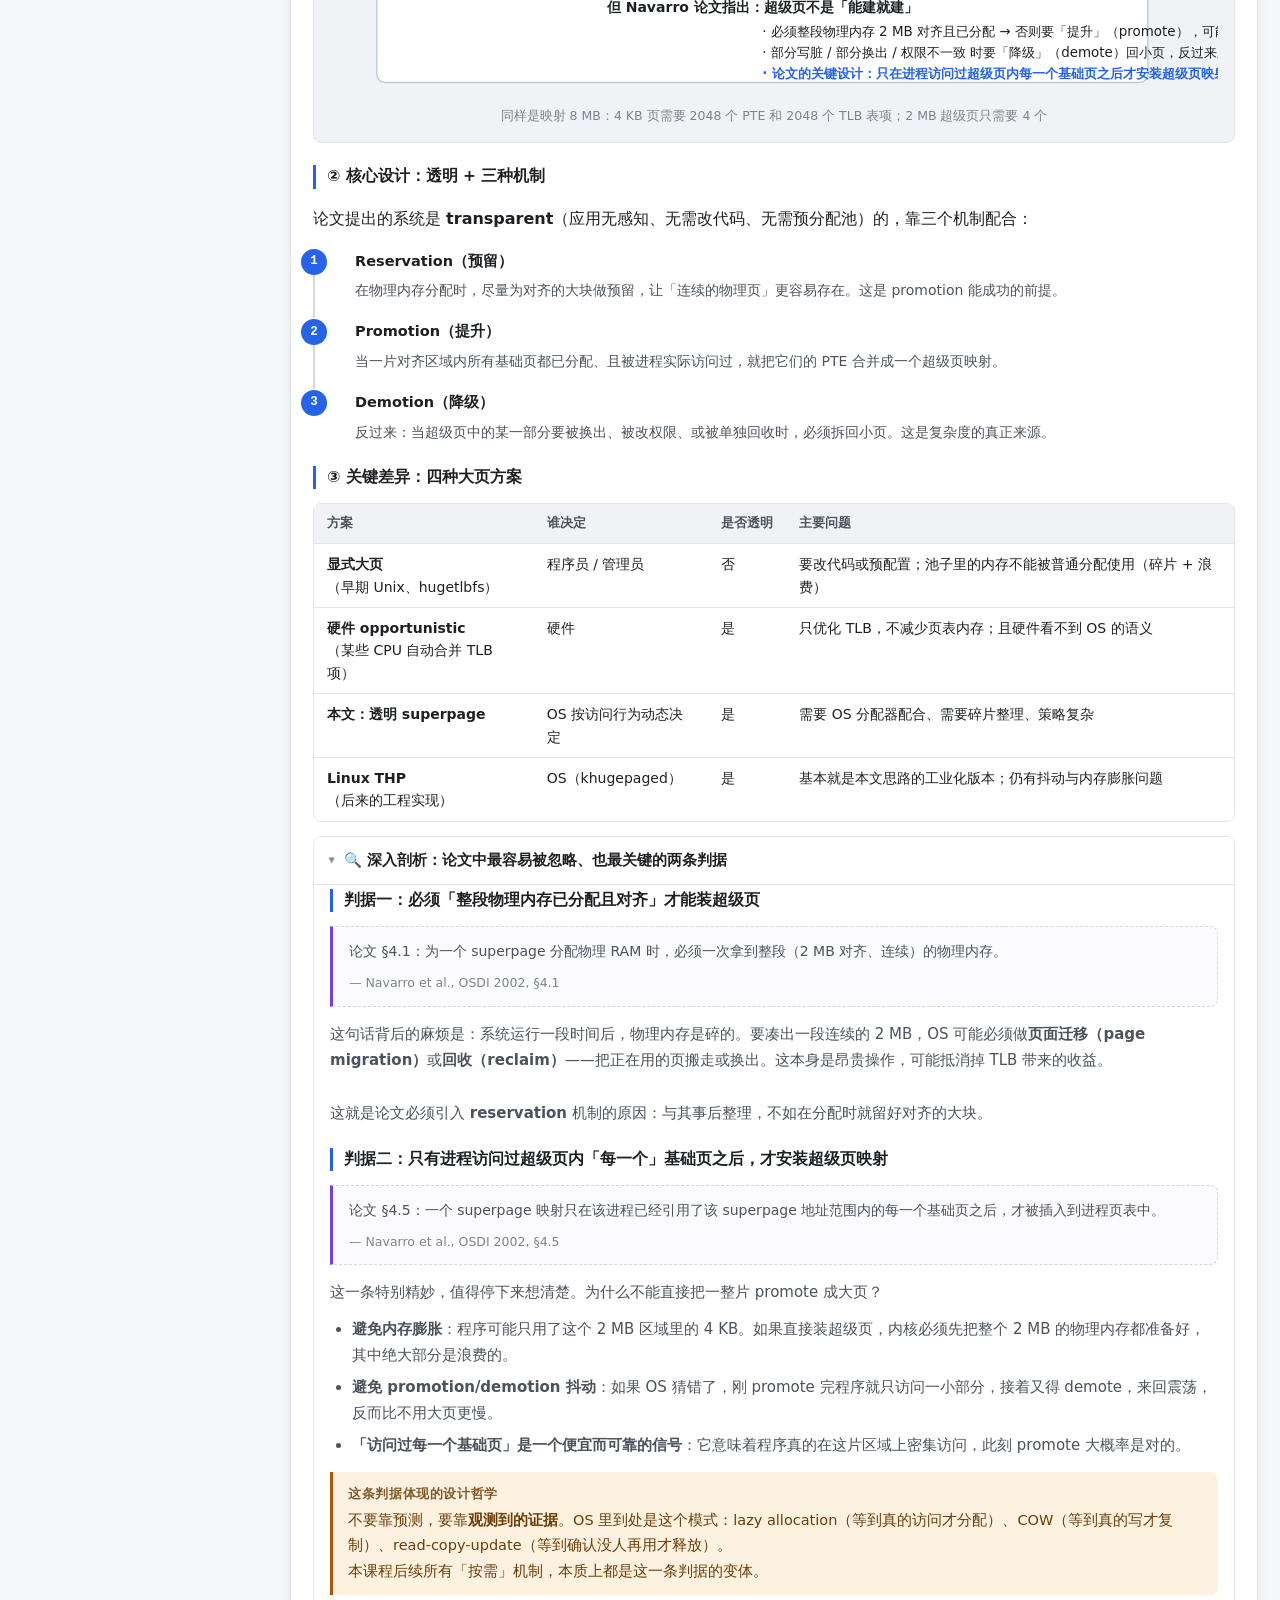
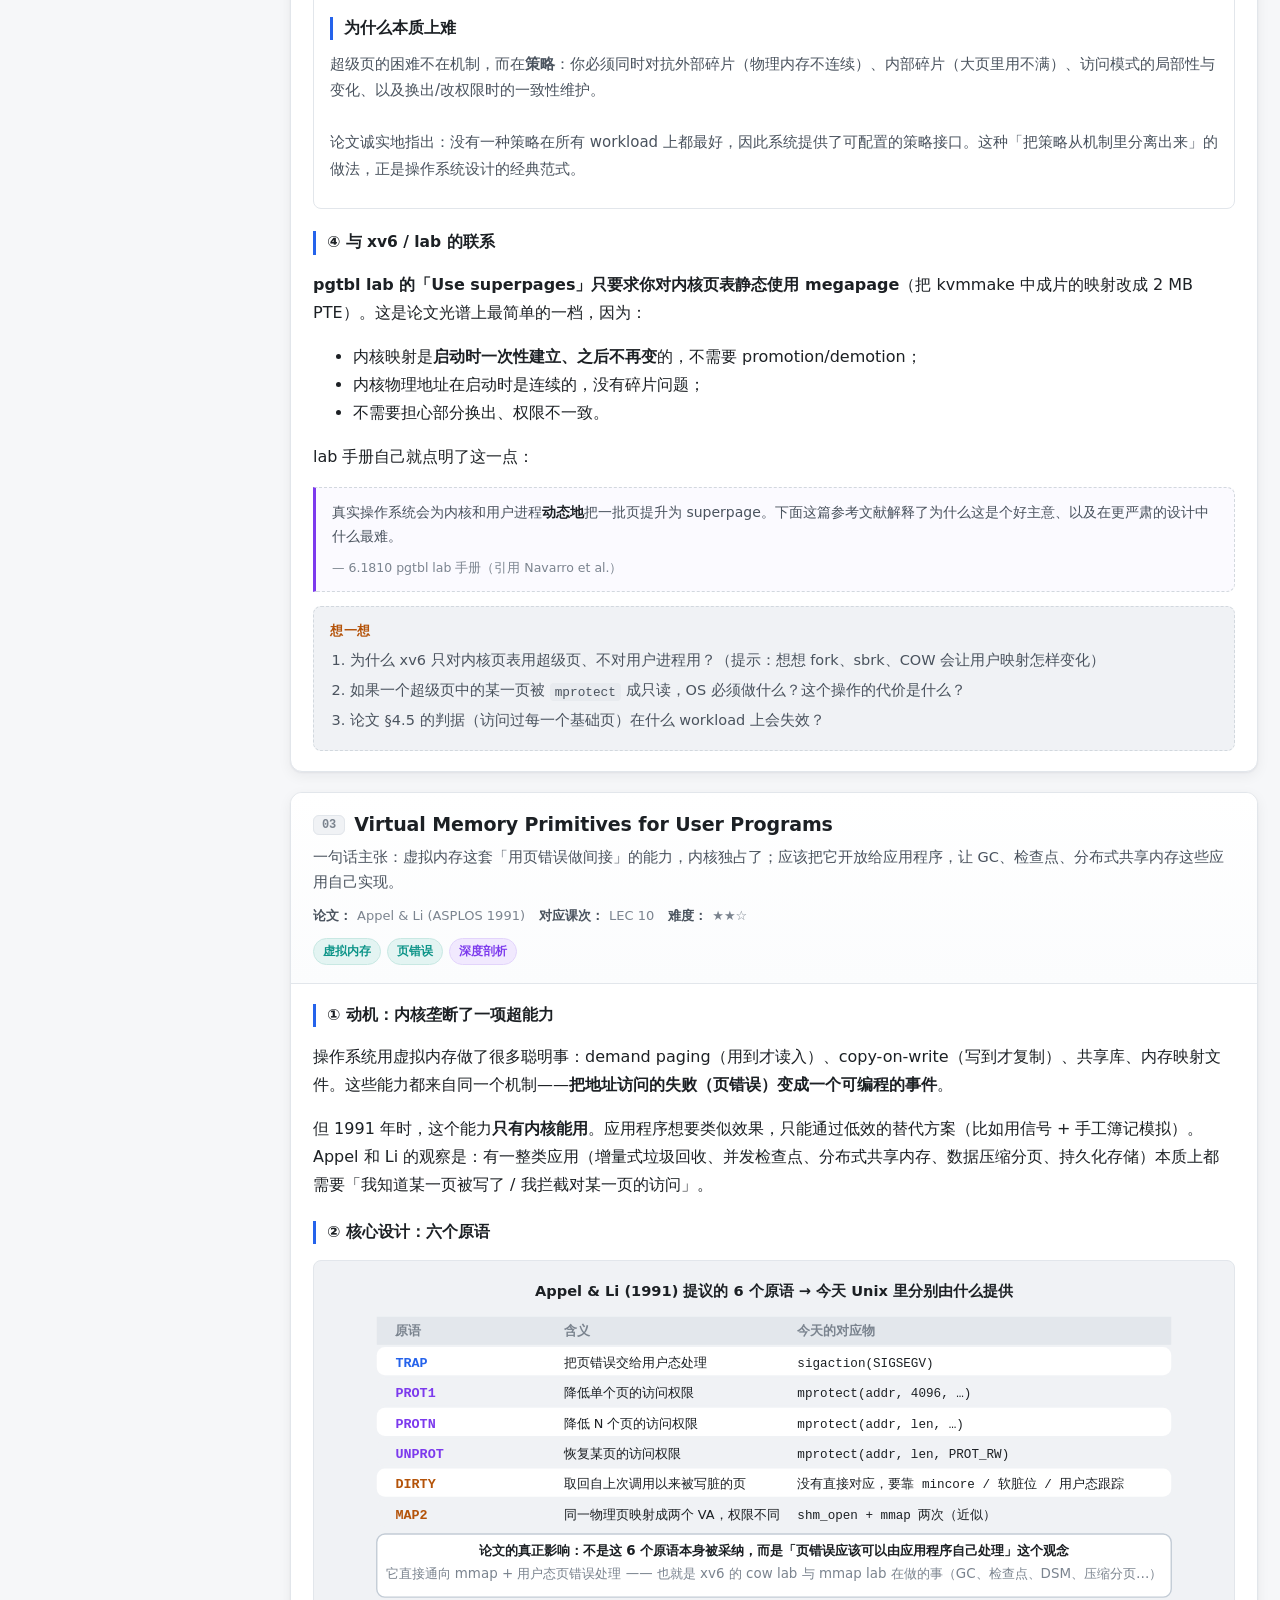
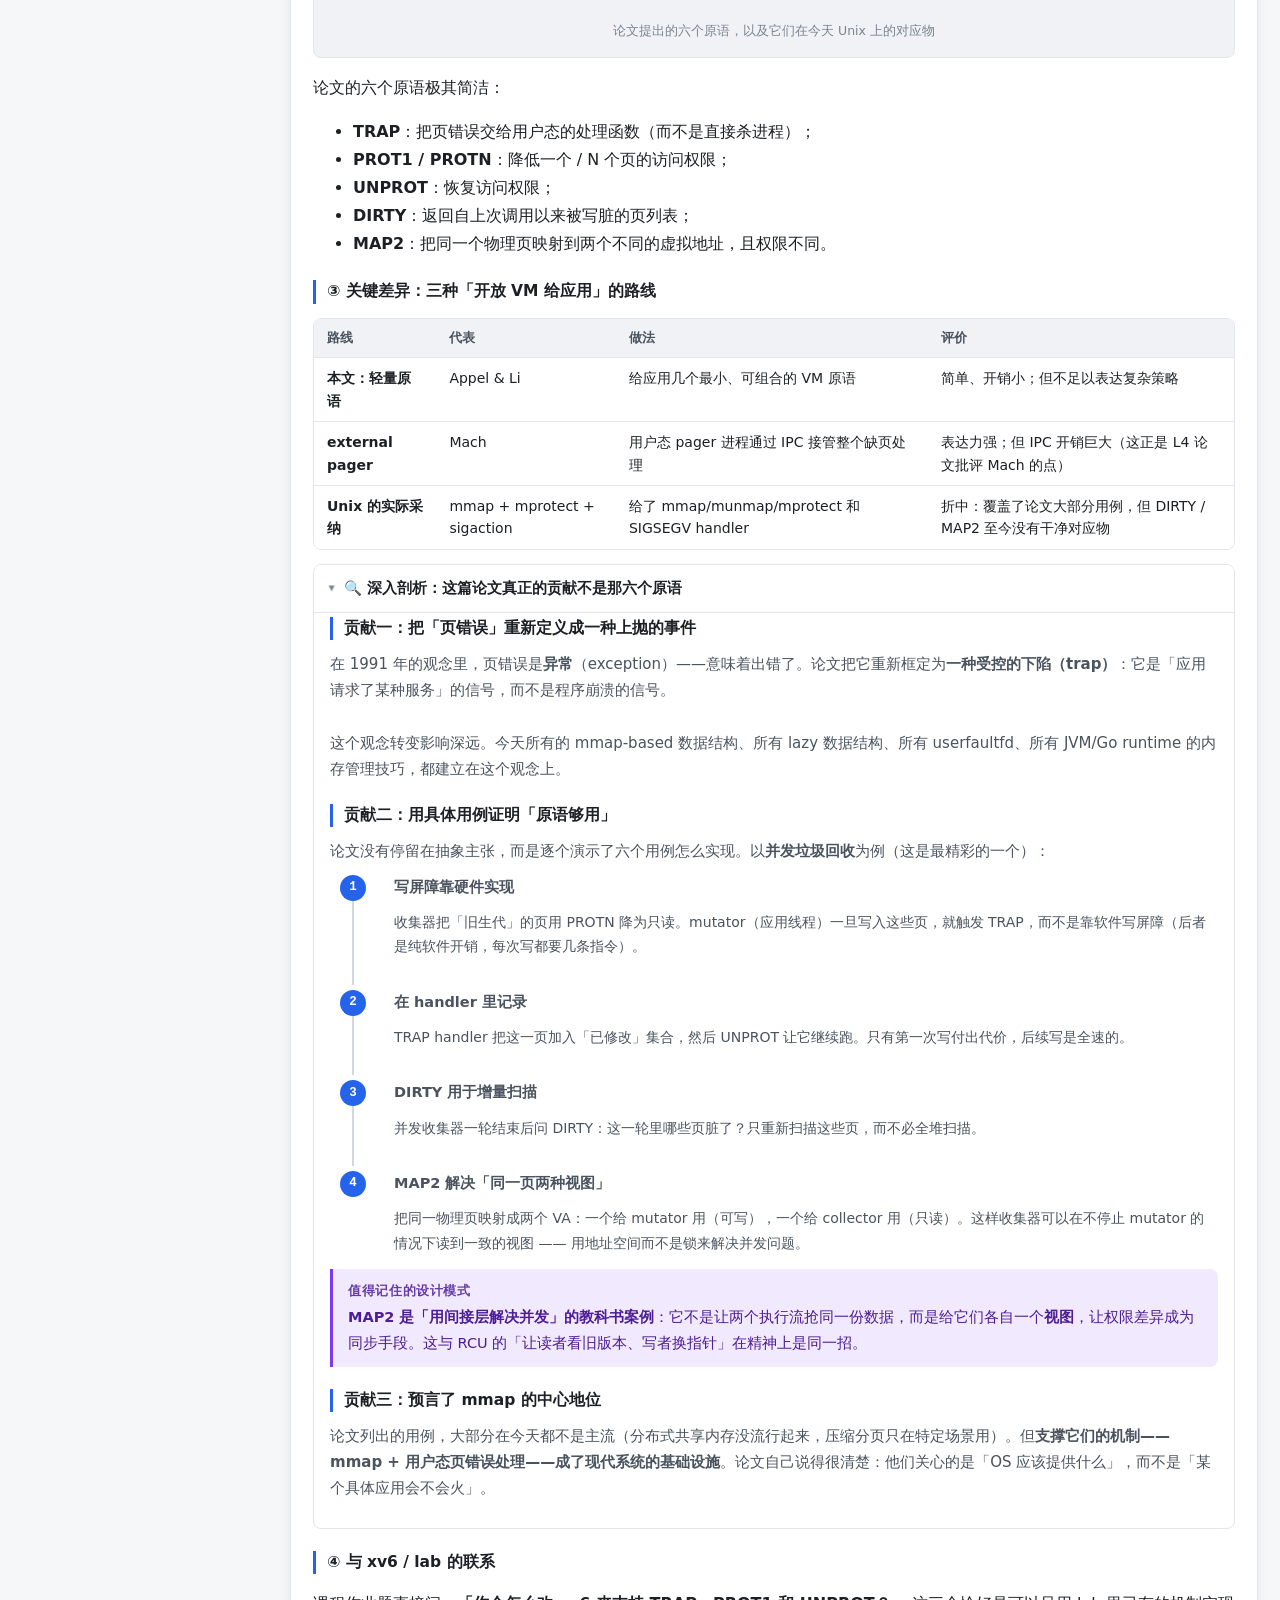
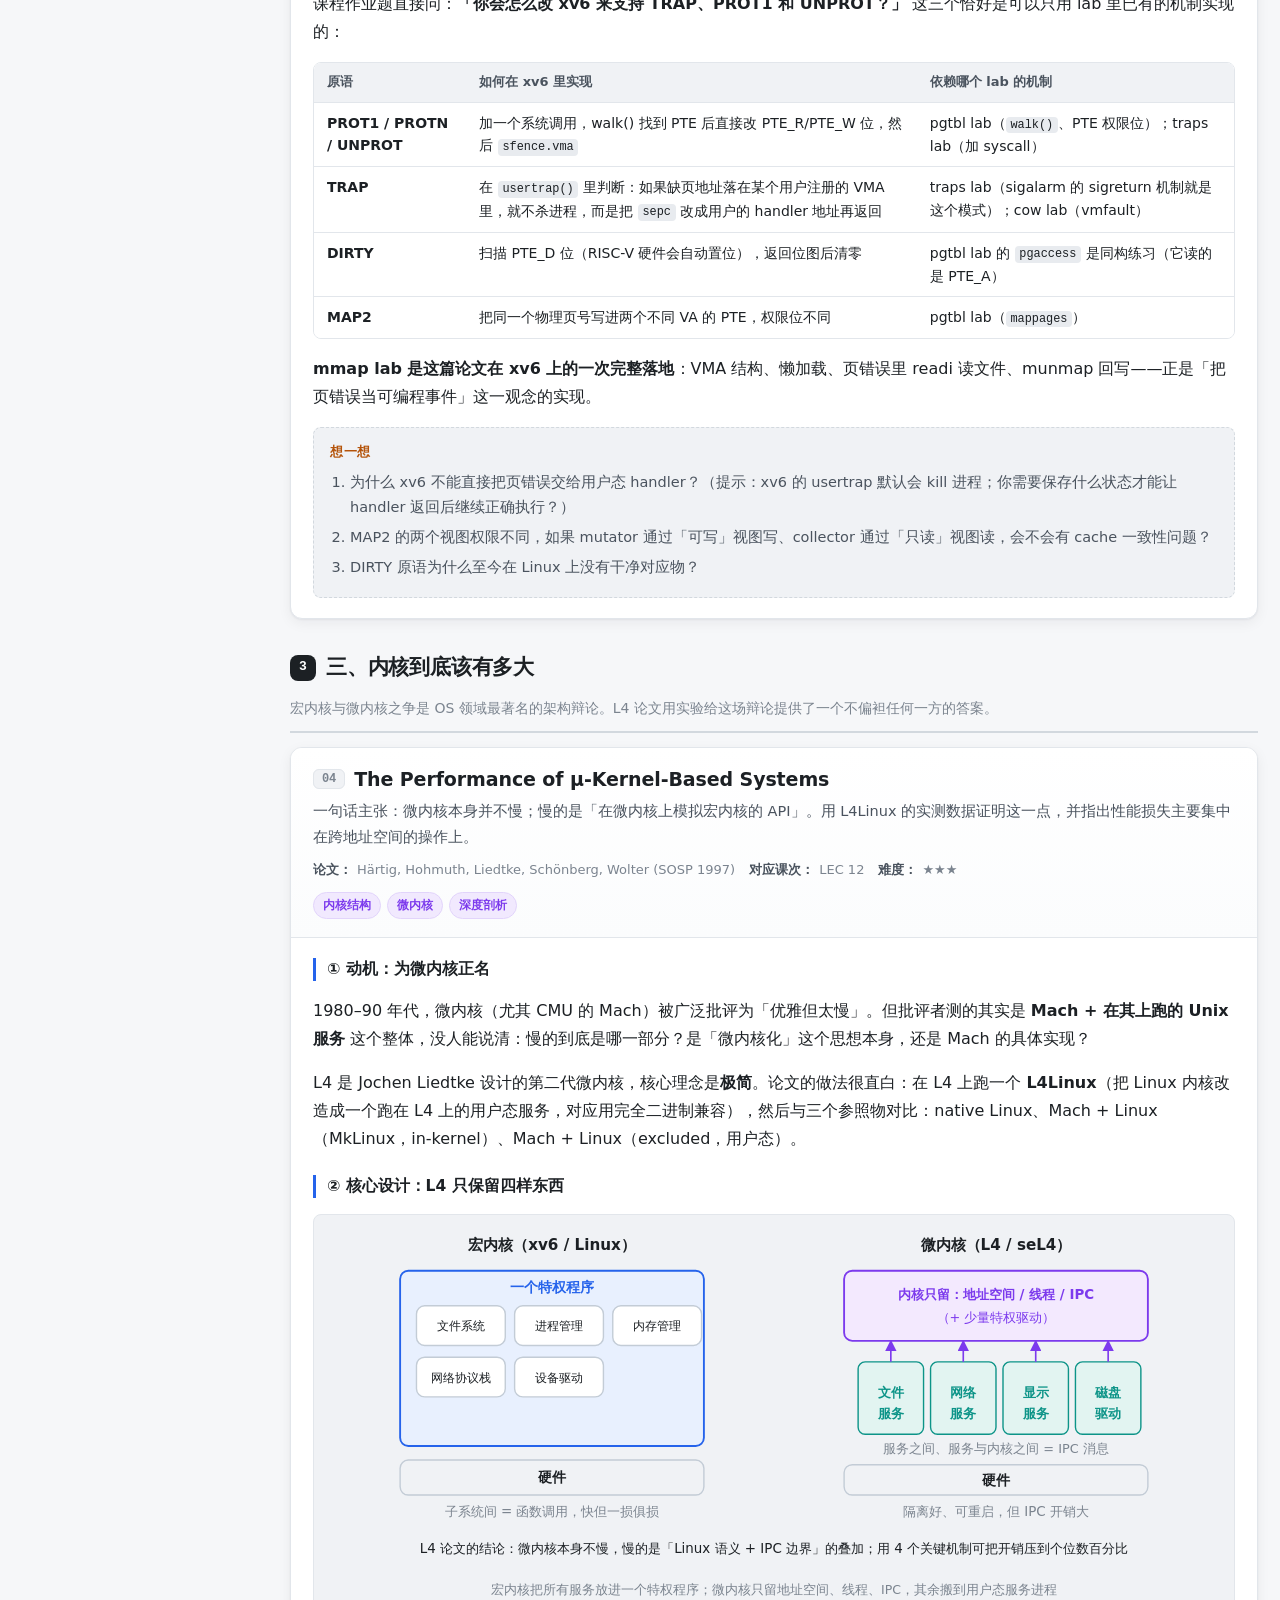
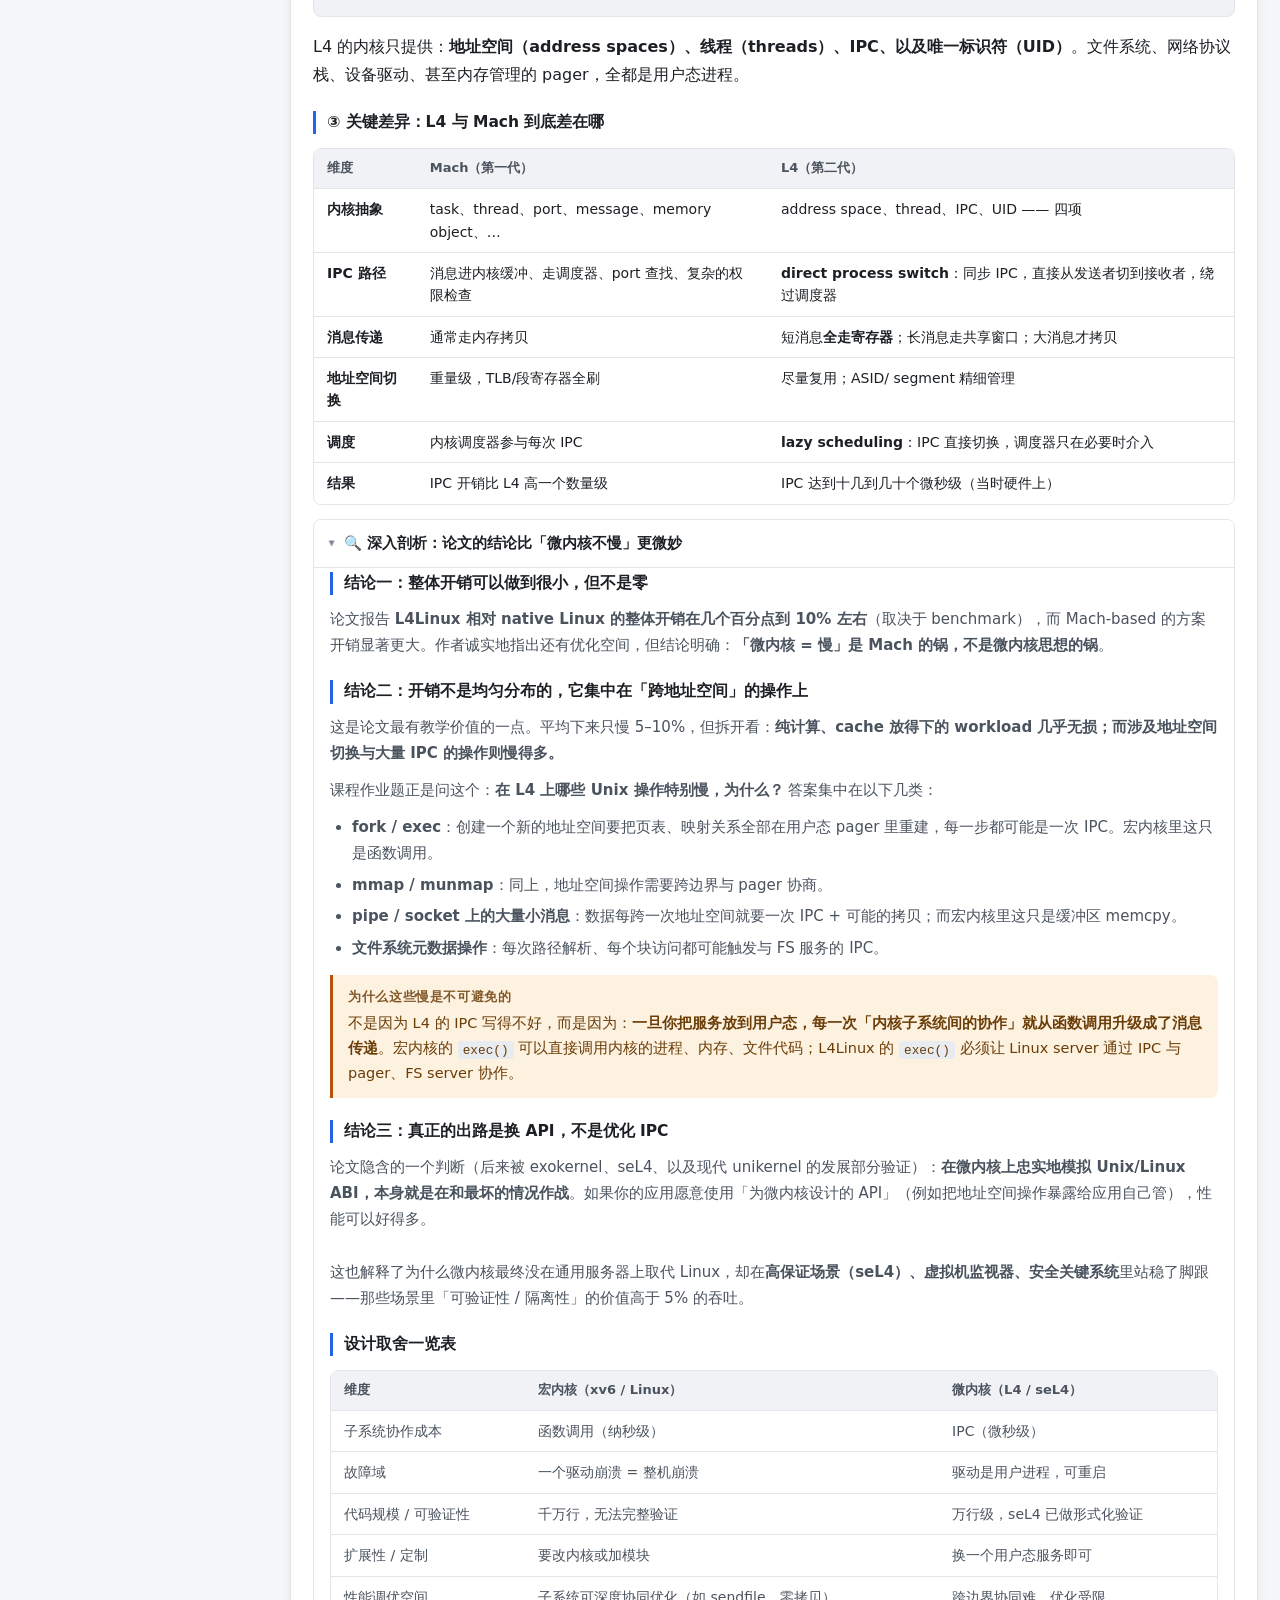
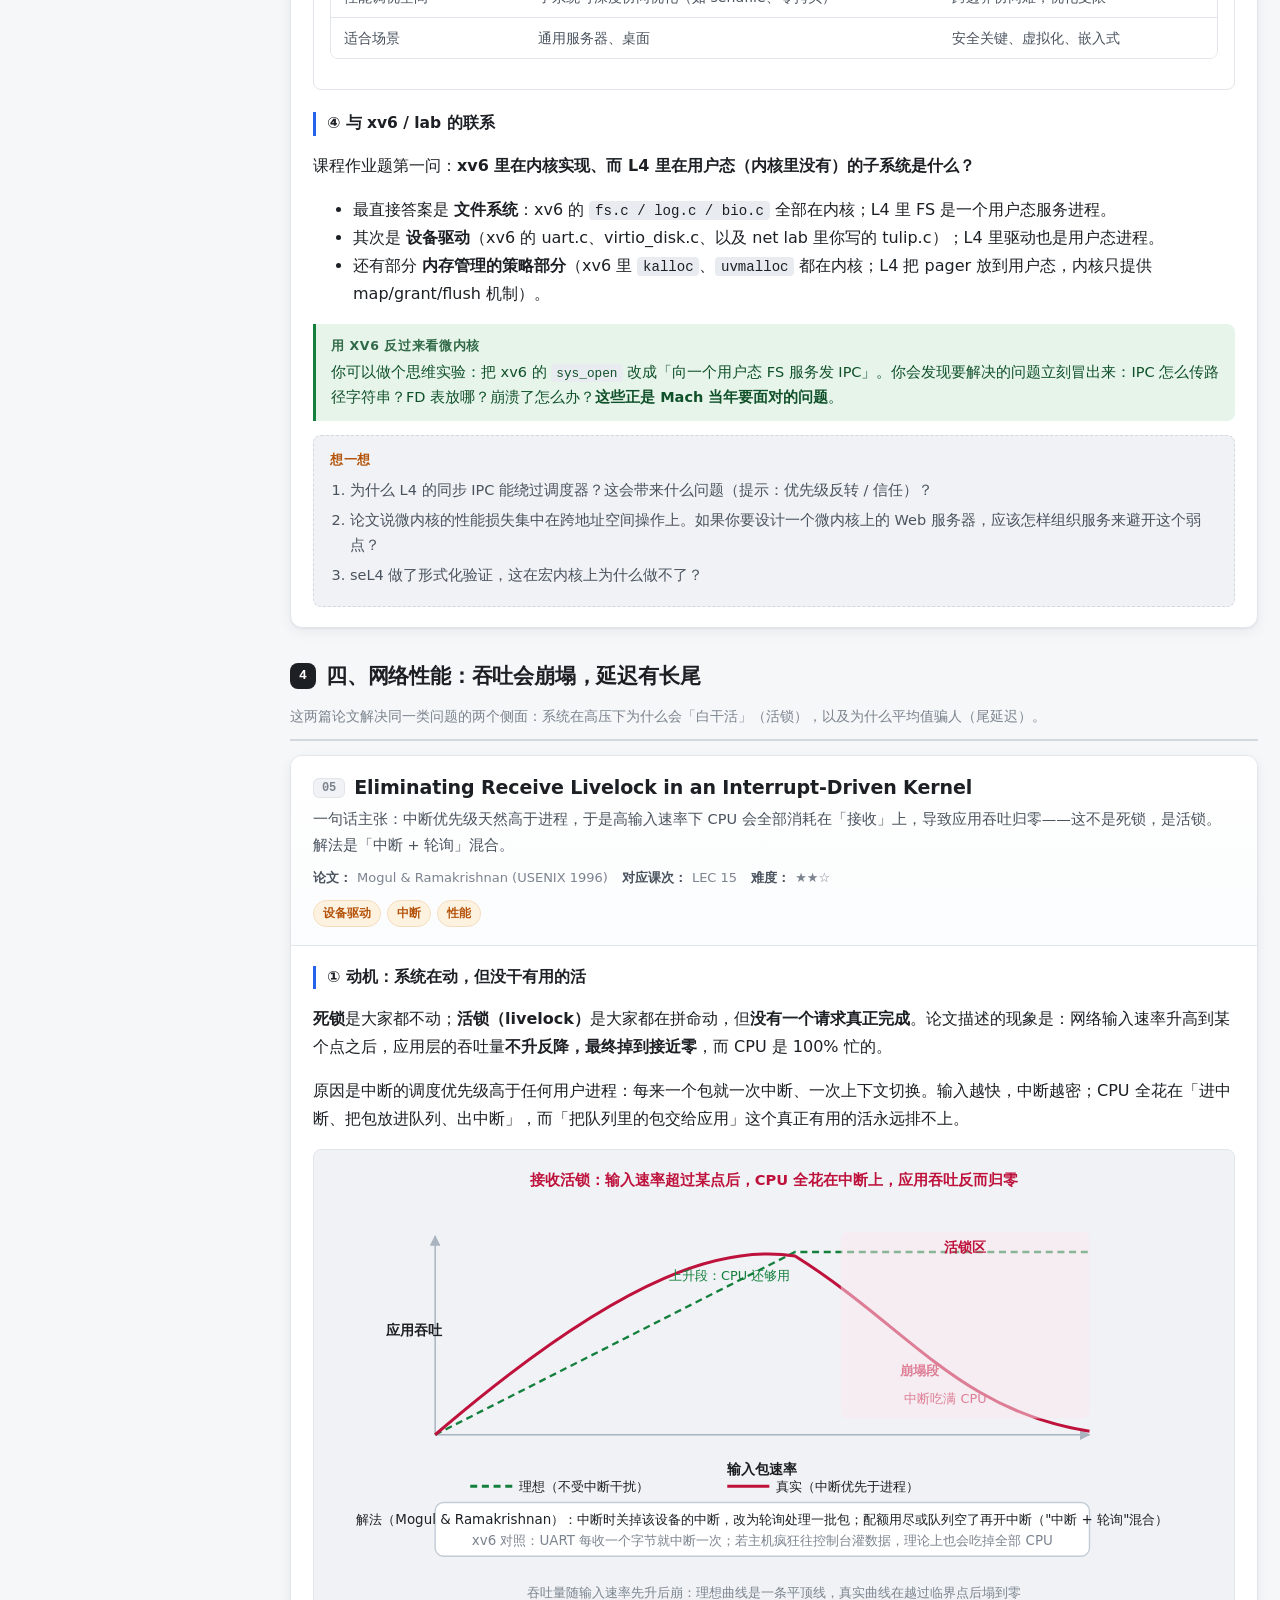
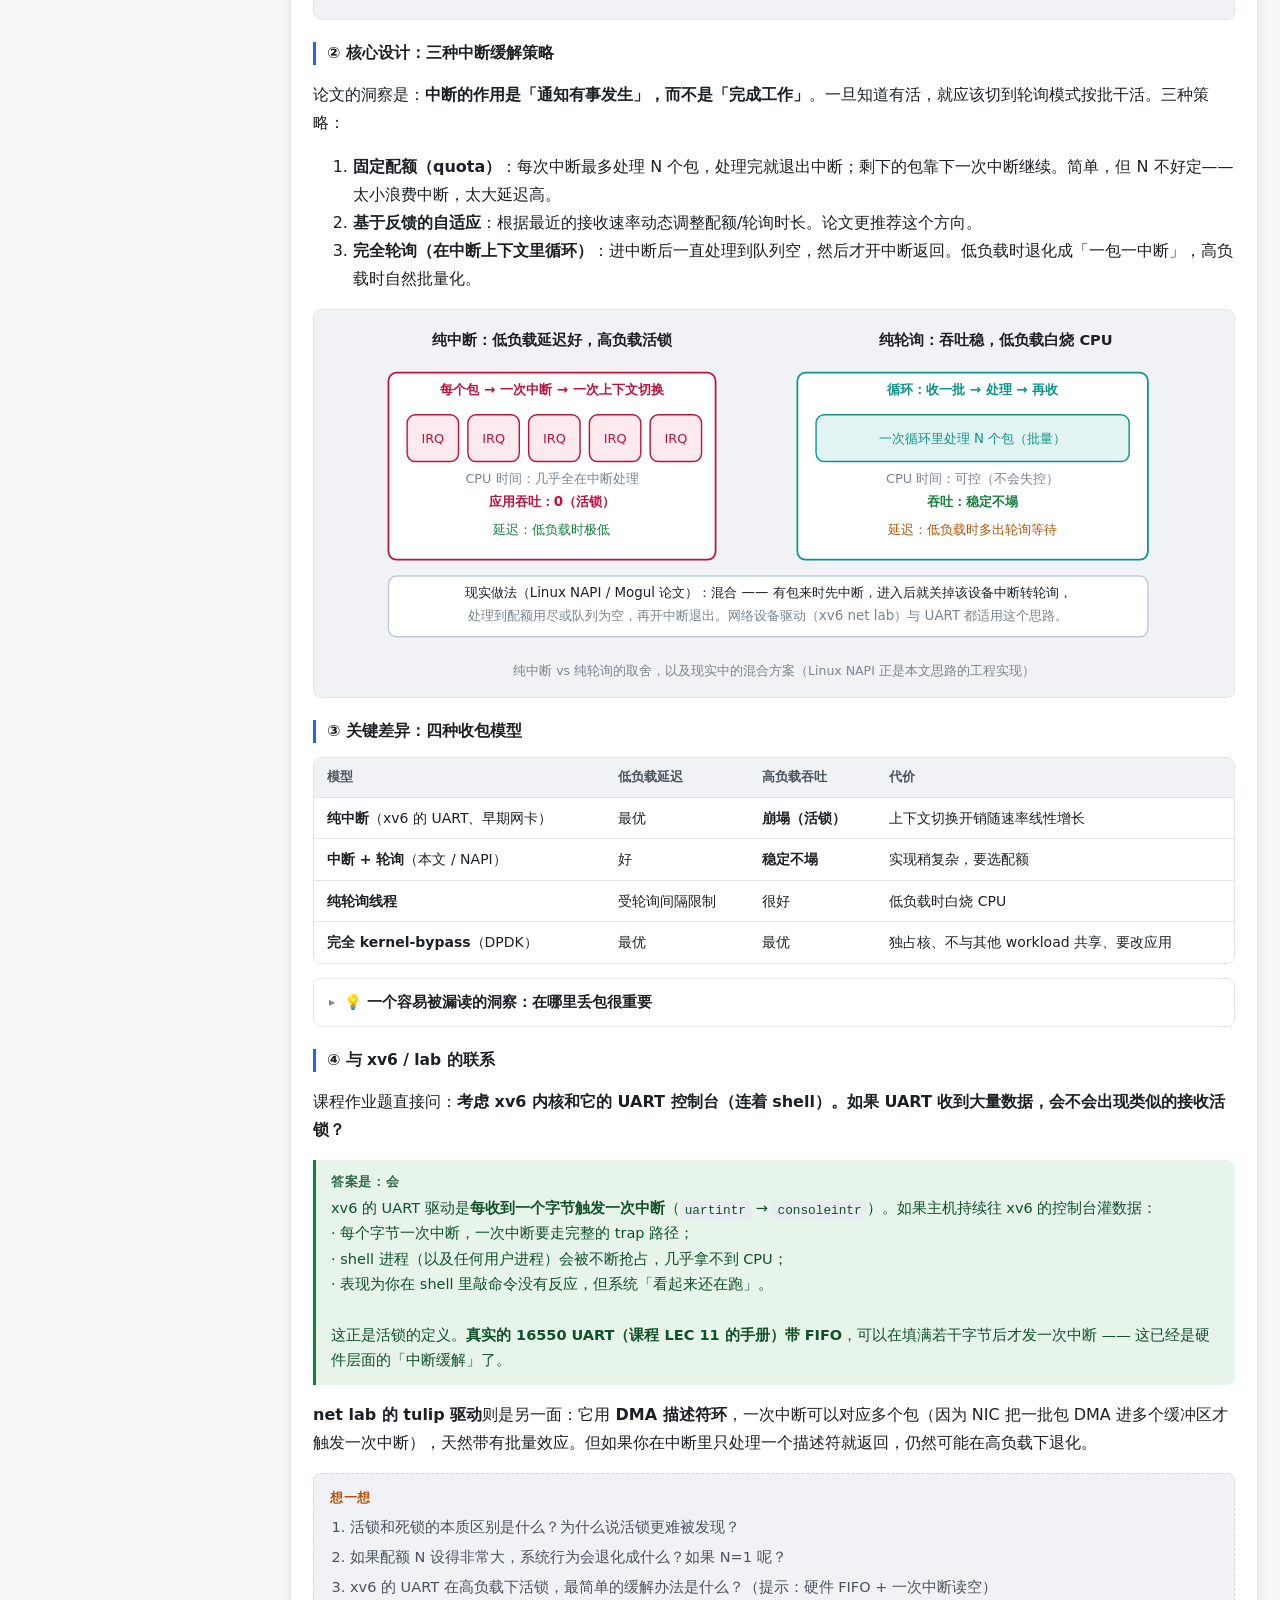
<file: notes/mit-61810-operating-systems/papers.html>
<!DOCTYPE html>
<html lang="zh-CN">
<head>
<meta charset="utf-8">
<meta name="viewport" content="width=device-width,initial-scale=1">
<title>论文精讲 · MIT 6.1810 可视化导学</title>
<link rel="stylesheet" href="assets/style.css">
</head>
<body>
<header class="topbar">
  <div class="topbar-in">
    <a class="brand" href="index.html"><span class="mark">OS</span><span>MIT 6.1810 导学<small>零基础可视化学习站</small></span></a>
    <nav class="navlinks">
      <a class="back" href="../../index.html">← 学习笔记</a>
      <a href="index.html">首页</a><a href="papers.html">论文精讲</a><a href="labs.html">Lab 拆解</a>
      <a href="notes.html">Notes 可视化</a><a href="xv6.html">xv6 手册</a>
    </nav>
  </div>
</header>
<main class="wrap">
  <div class="layout">
    <aside class="toc" id="toc"></aside>
    <div>
      <div class="pagehead">
        <span class="eyebrow">Part 1 · 论文</span>
        <h1>10 篇论文：每一篇都在回答同一个问题——<br>「这个设计，代价是什么？」</h1>
        <p class="lede">
          课程的 10 篇 preparation 论文并不是「相关阅读」，它们各自是一个<b>真实存在过的工程难题</b>的解法。
          这一部分的组织方式：<b>先讲清动机</b>（没有它会怎样）→ <b>再讲核心设计</b>（配图）→
          <b>然后和相邻方案对比</b>（关键差异）→ 最后对架构/逻辑上特别有特色的论文做<b>深入剖析</b>，
          并说明它和你正在写的 xv6 lab 有什么关系。
        </p>
        <div class="note" style="margin-top:16px"><span class="nt">怎么读</span>
          每篇都给了「一句话主张」和「如果只看一张图」。赶时间可以只看这两处 + 深入剖析；
          想真正吃透就顺着「与 xv6 的联系」去对应 lab 里动手。
        </div>
      </div>
      <div id="content"></div>
    </div>
  </div>
</main>
<footer><div class="fin"><span>MIT 6.1810 可视化导学 · 论文部分</span><span><a href="https://pdos.csail.mit.edu/6.1810/2026/schedule.html" target="_blank" rel="noopener">官方课程页</a></span></div></footer>
<a class="totop" id="totop" href="#">↑</a>
<script src="assets/viz.js"></script>
<script src="assets/app.js"></script>
<script src="assets/data-papers.js"></script>
<script>Site.render(PAPERS_DATA);</script>
</body>
</html>
</file>
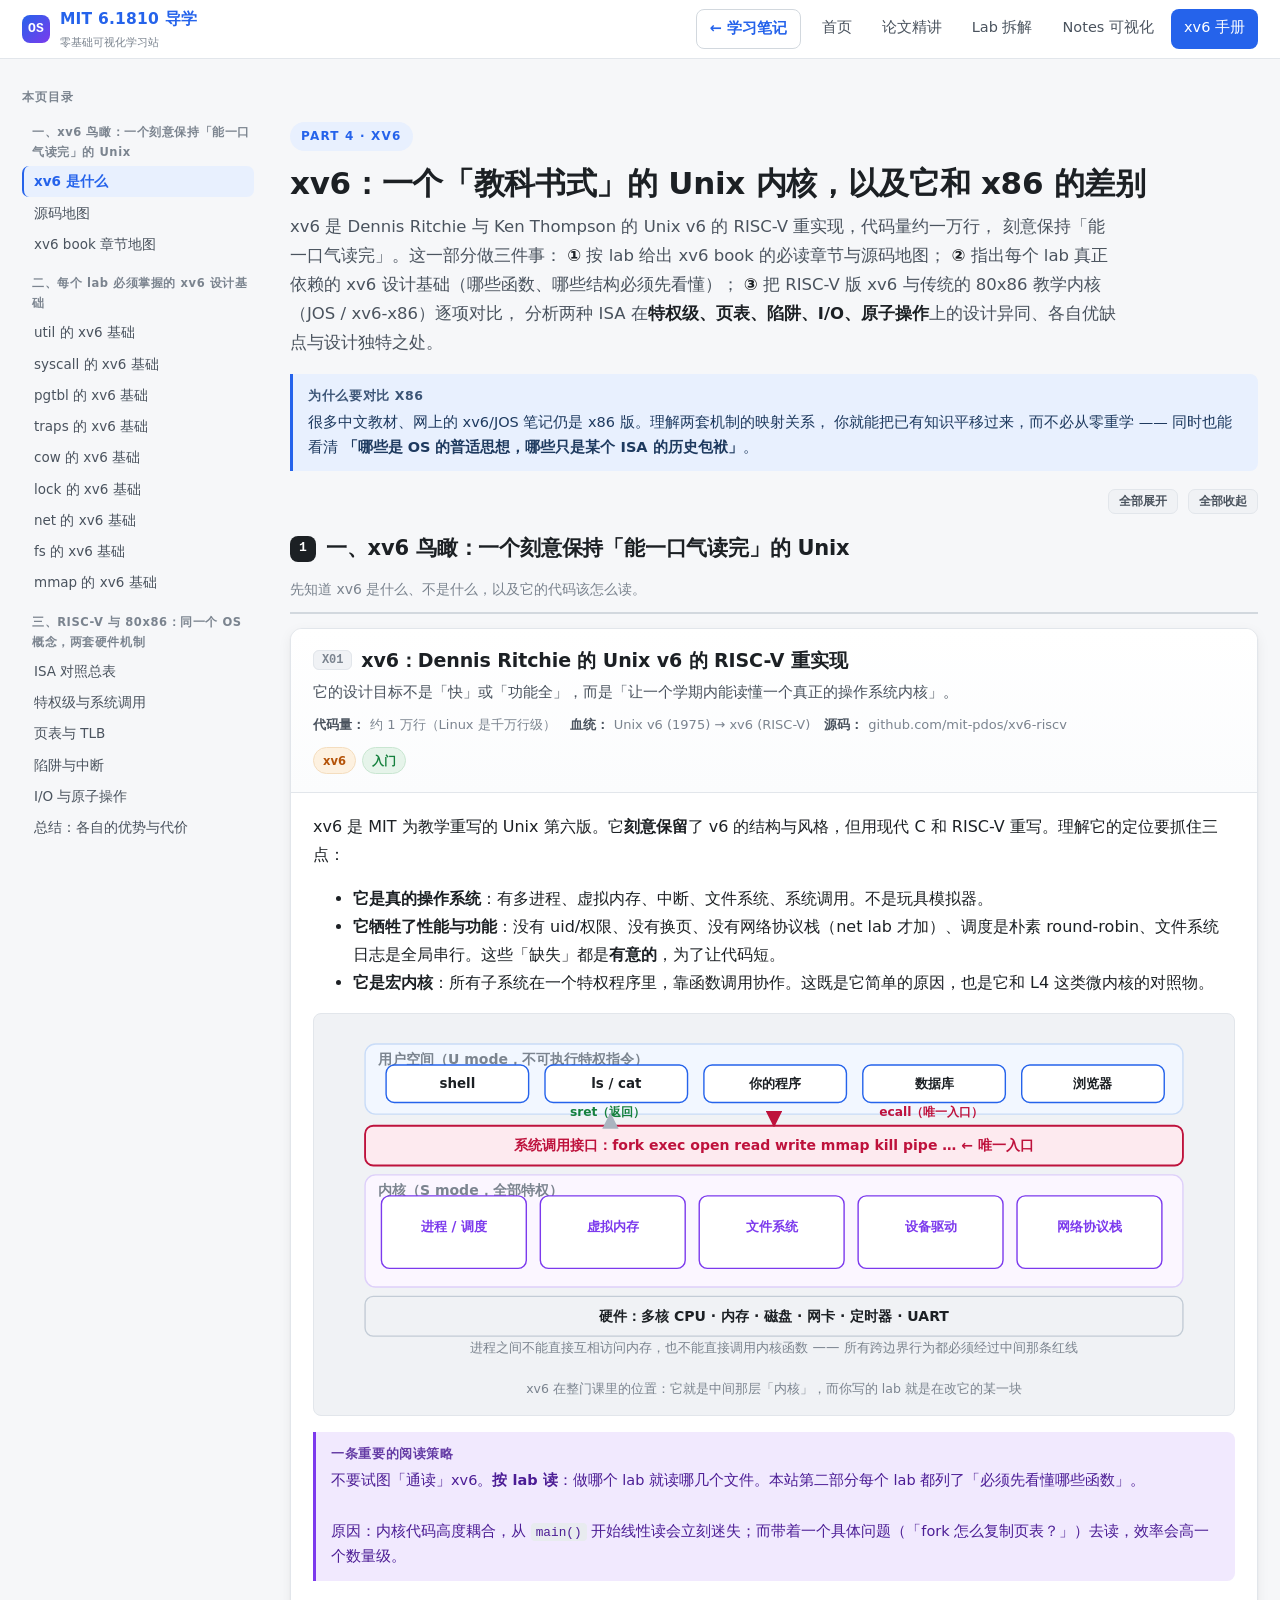
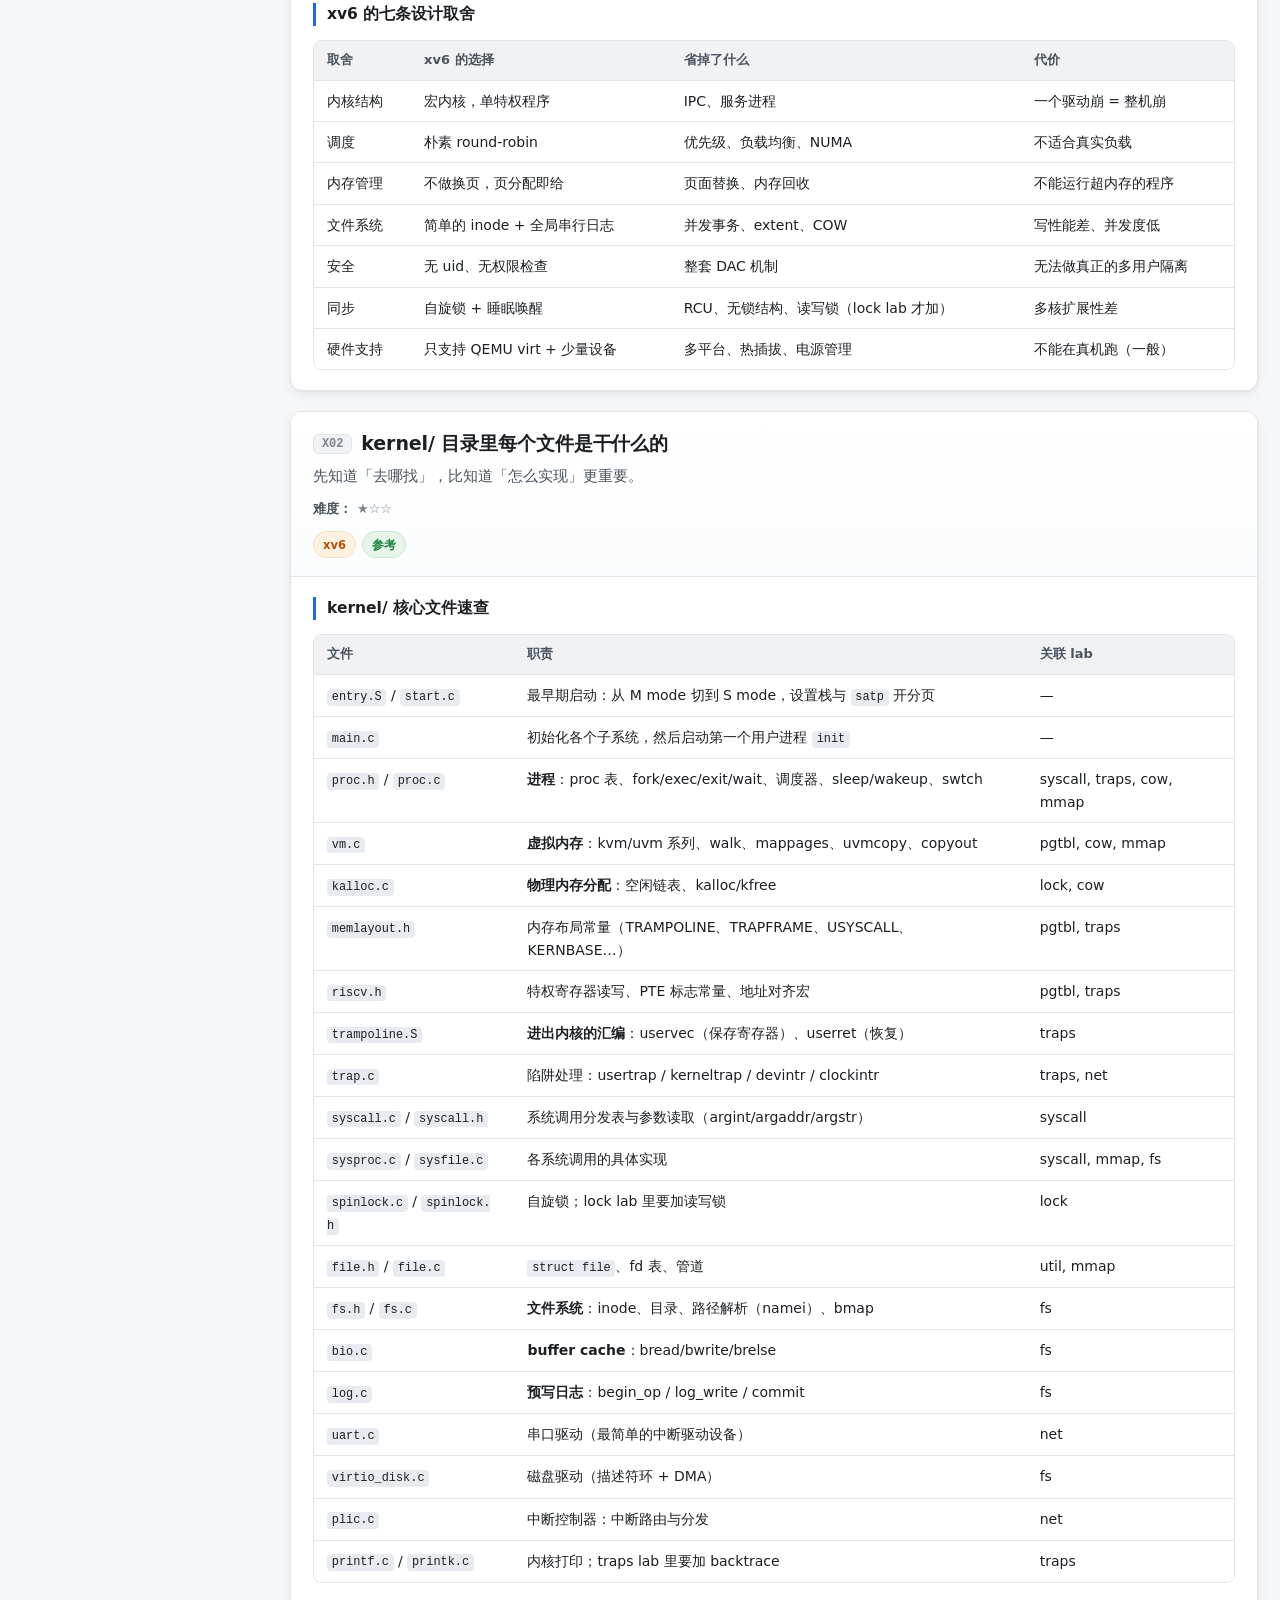
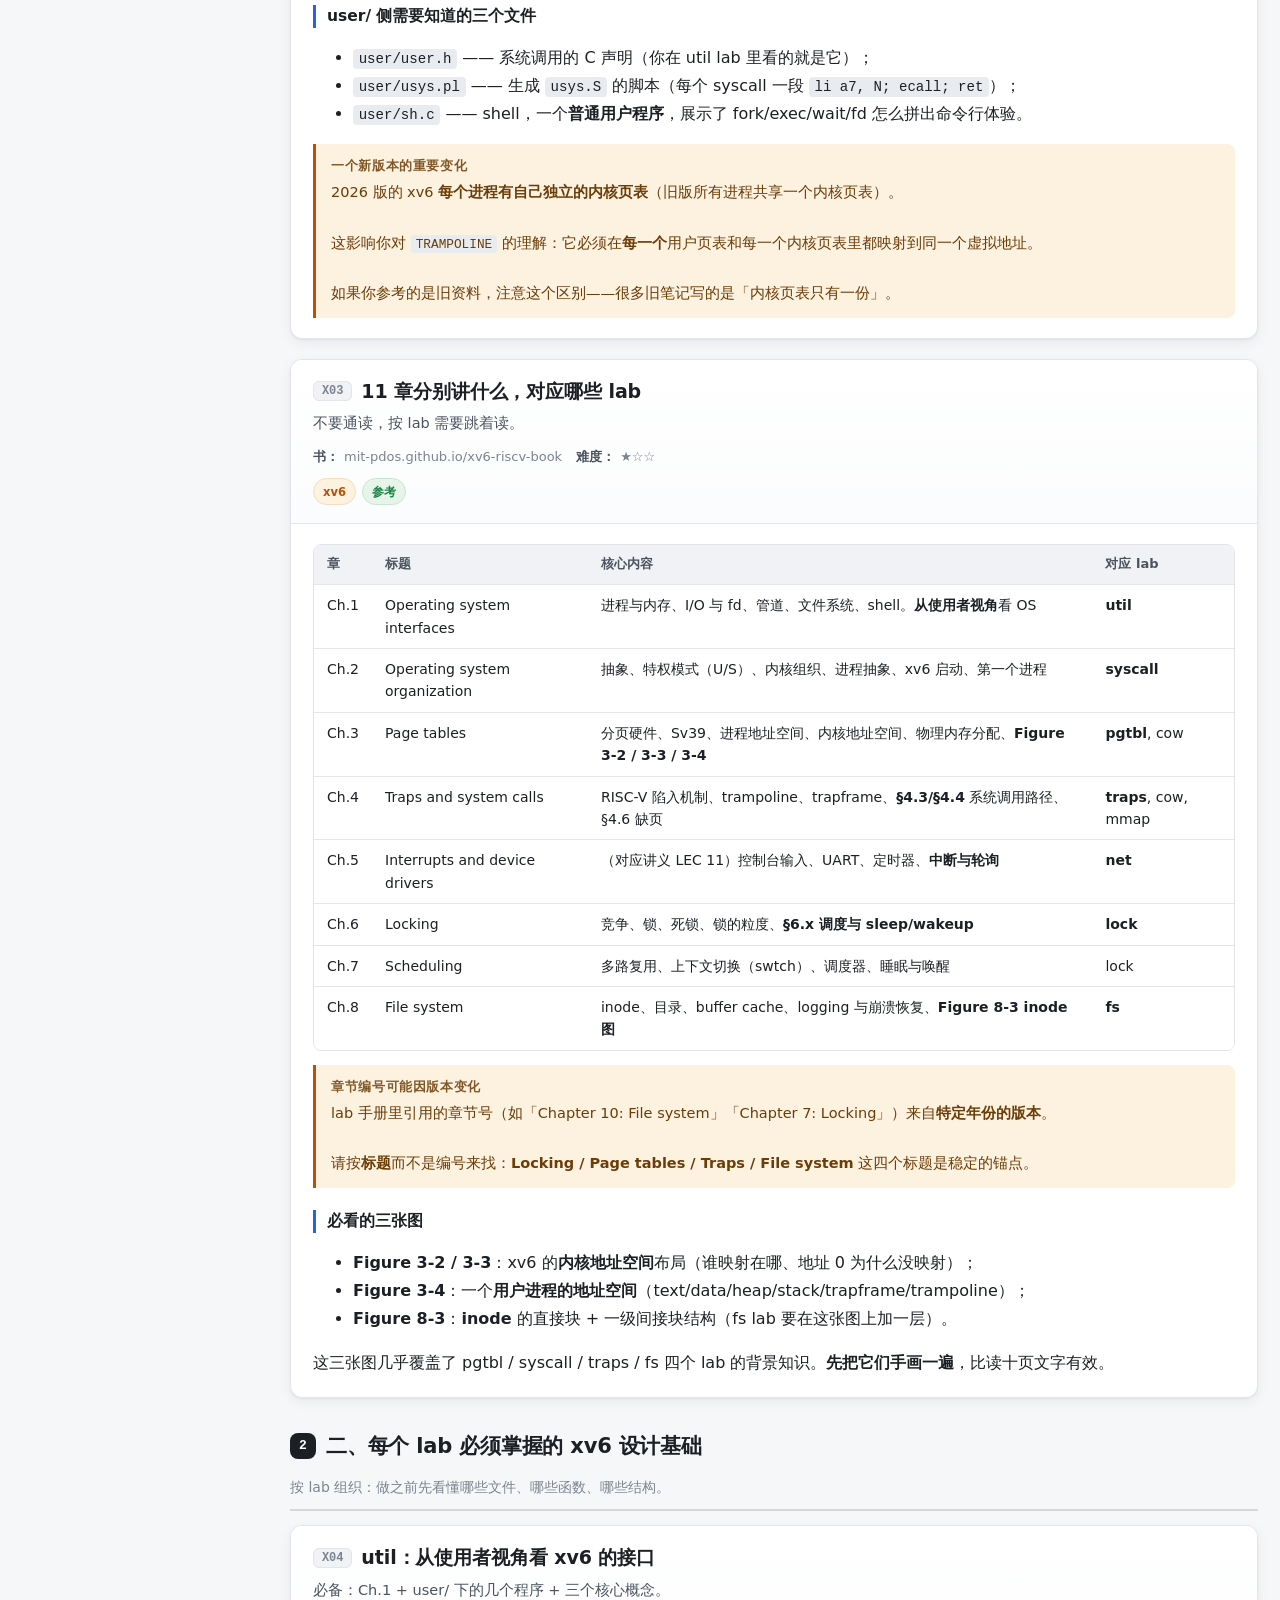
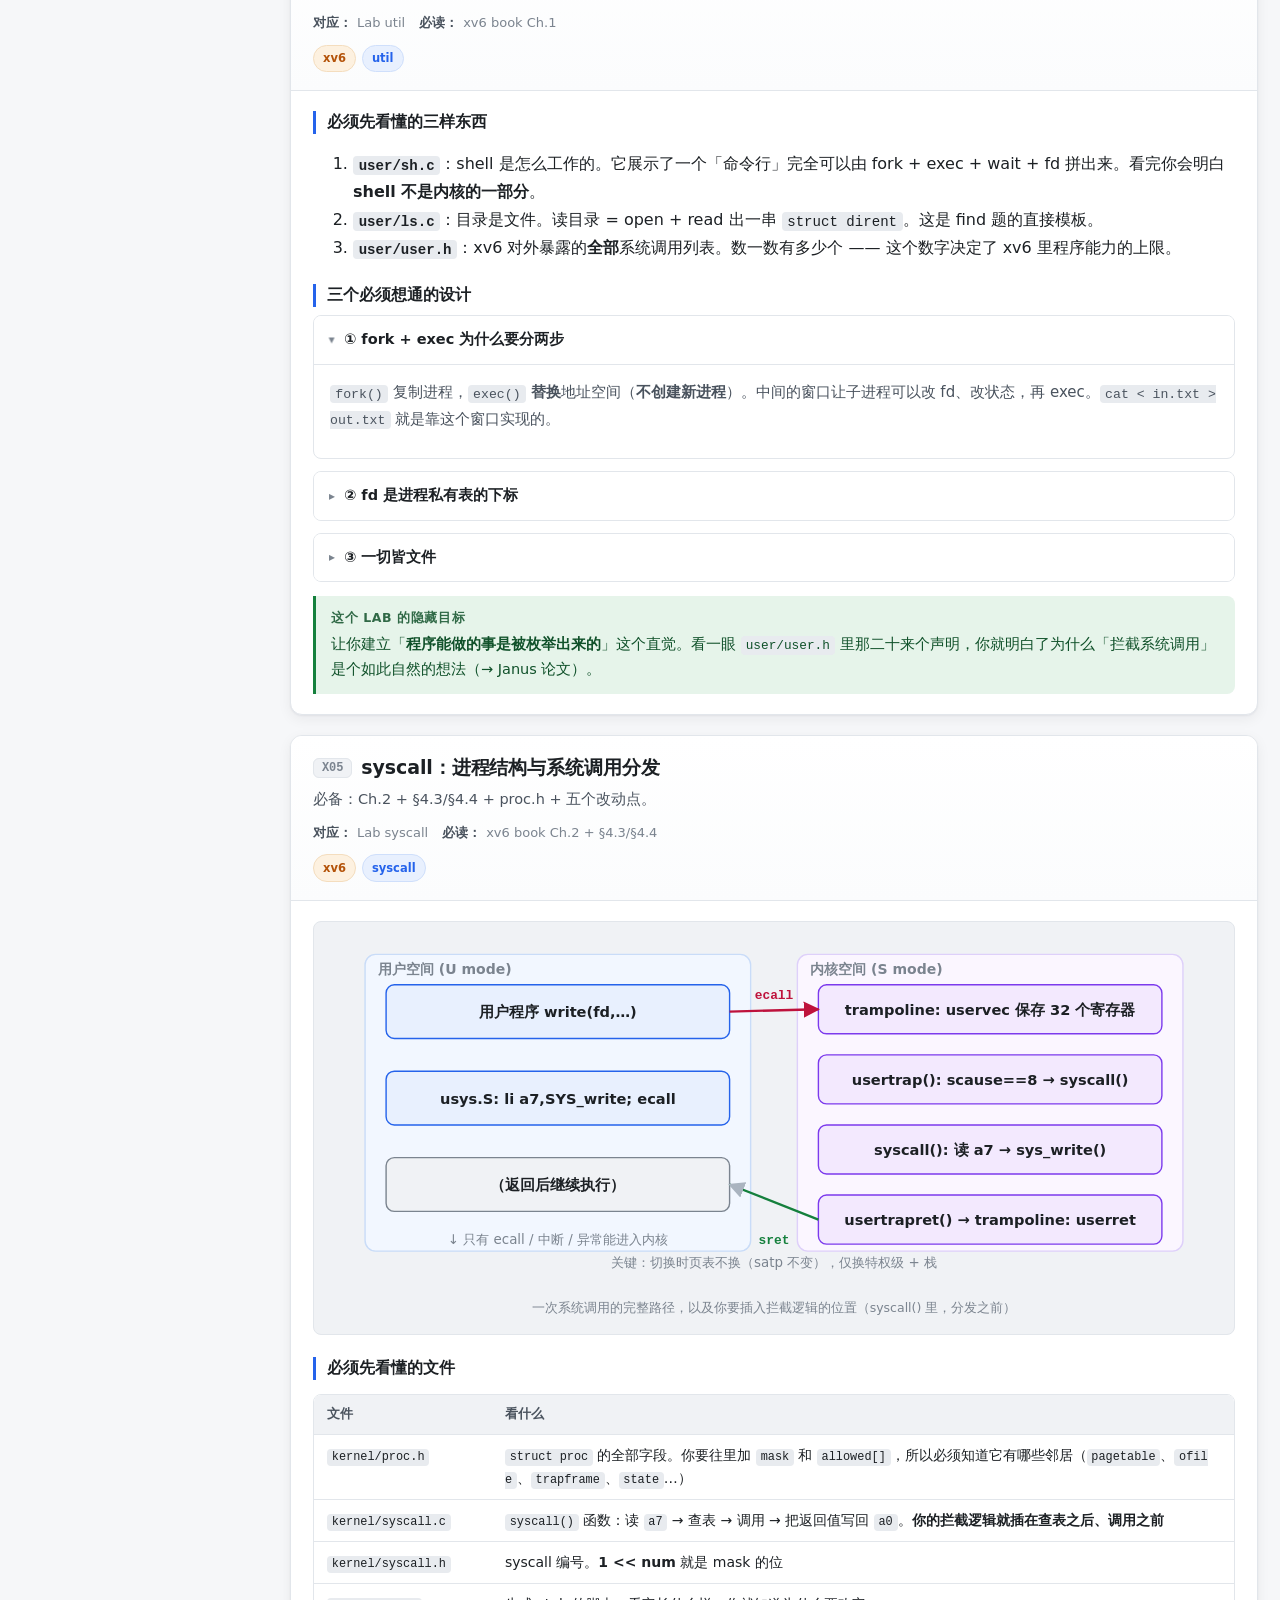
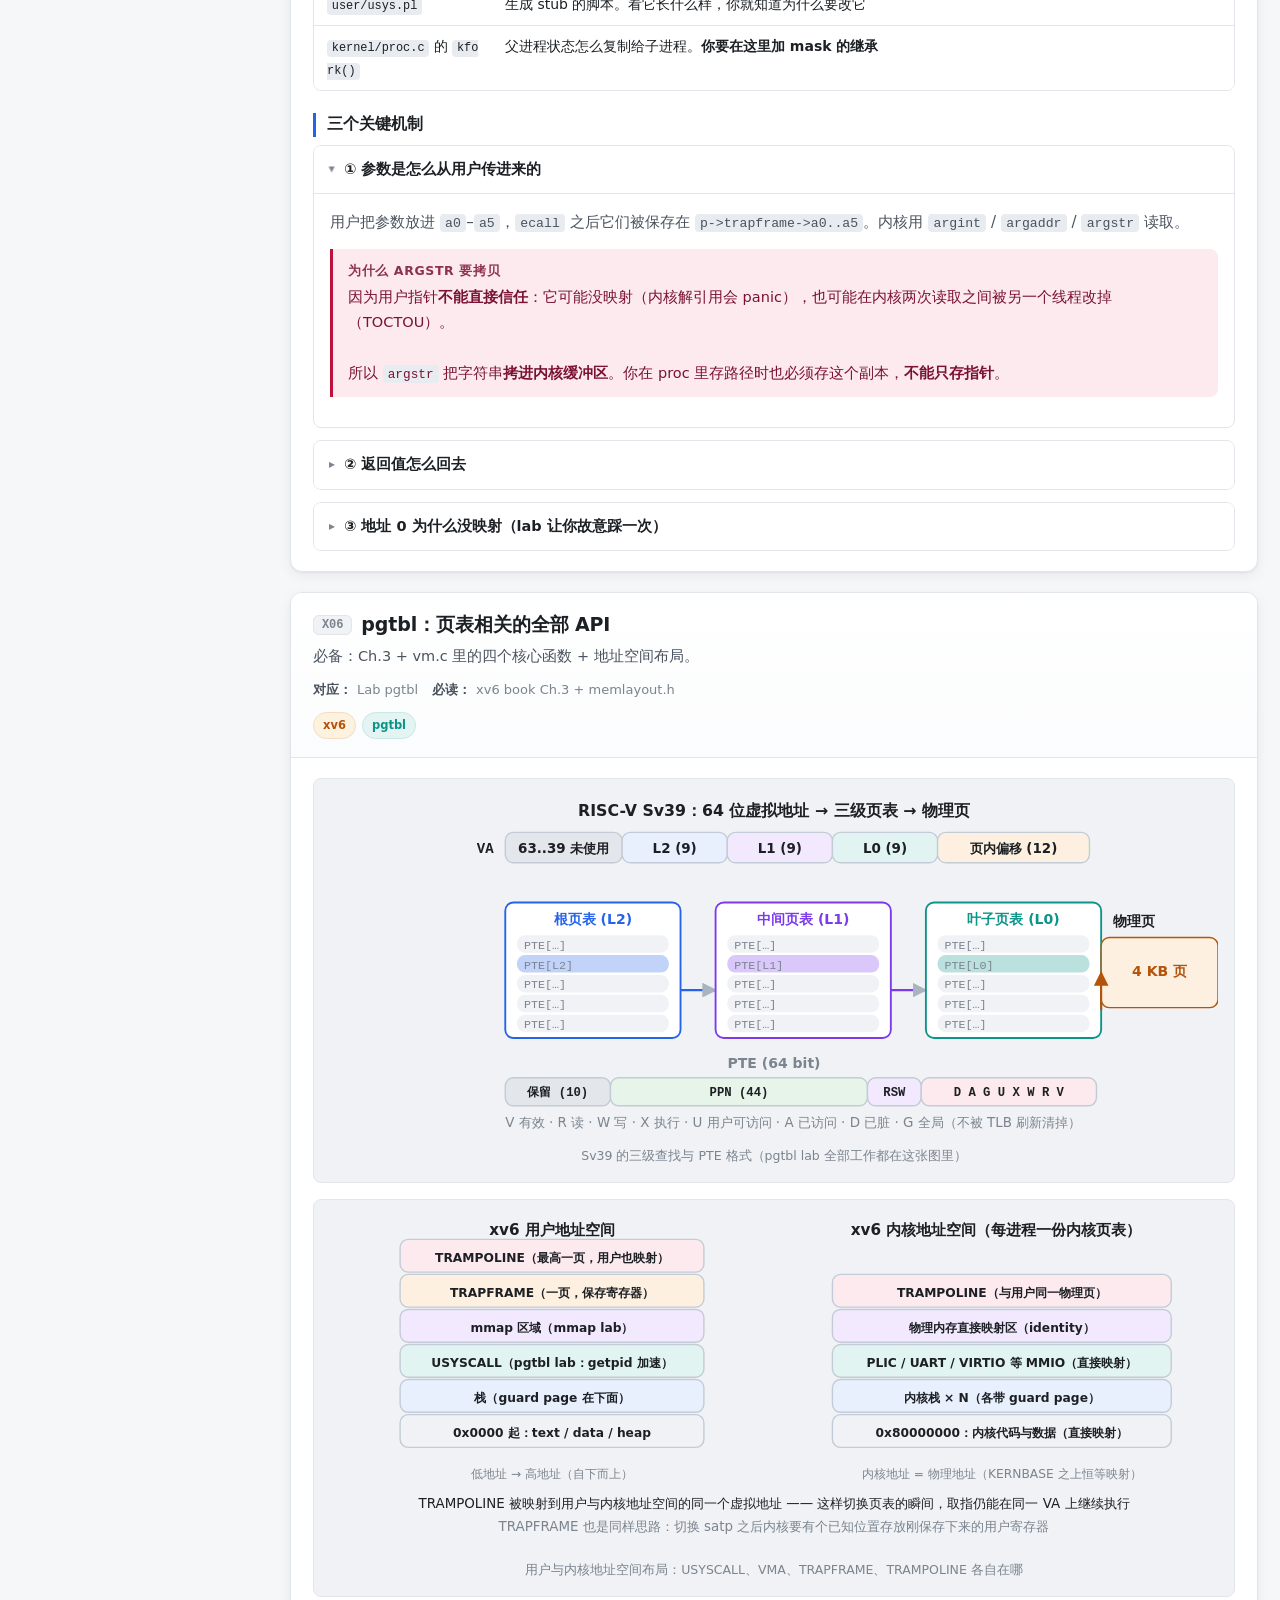
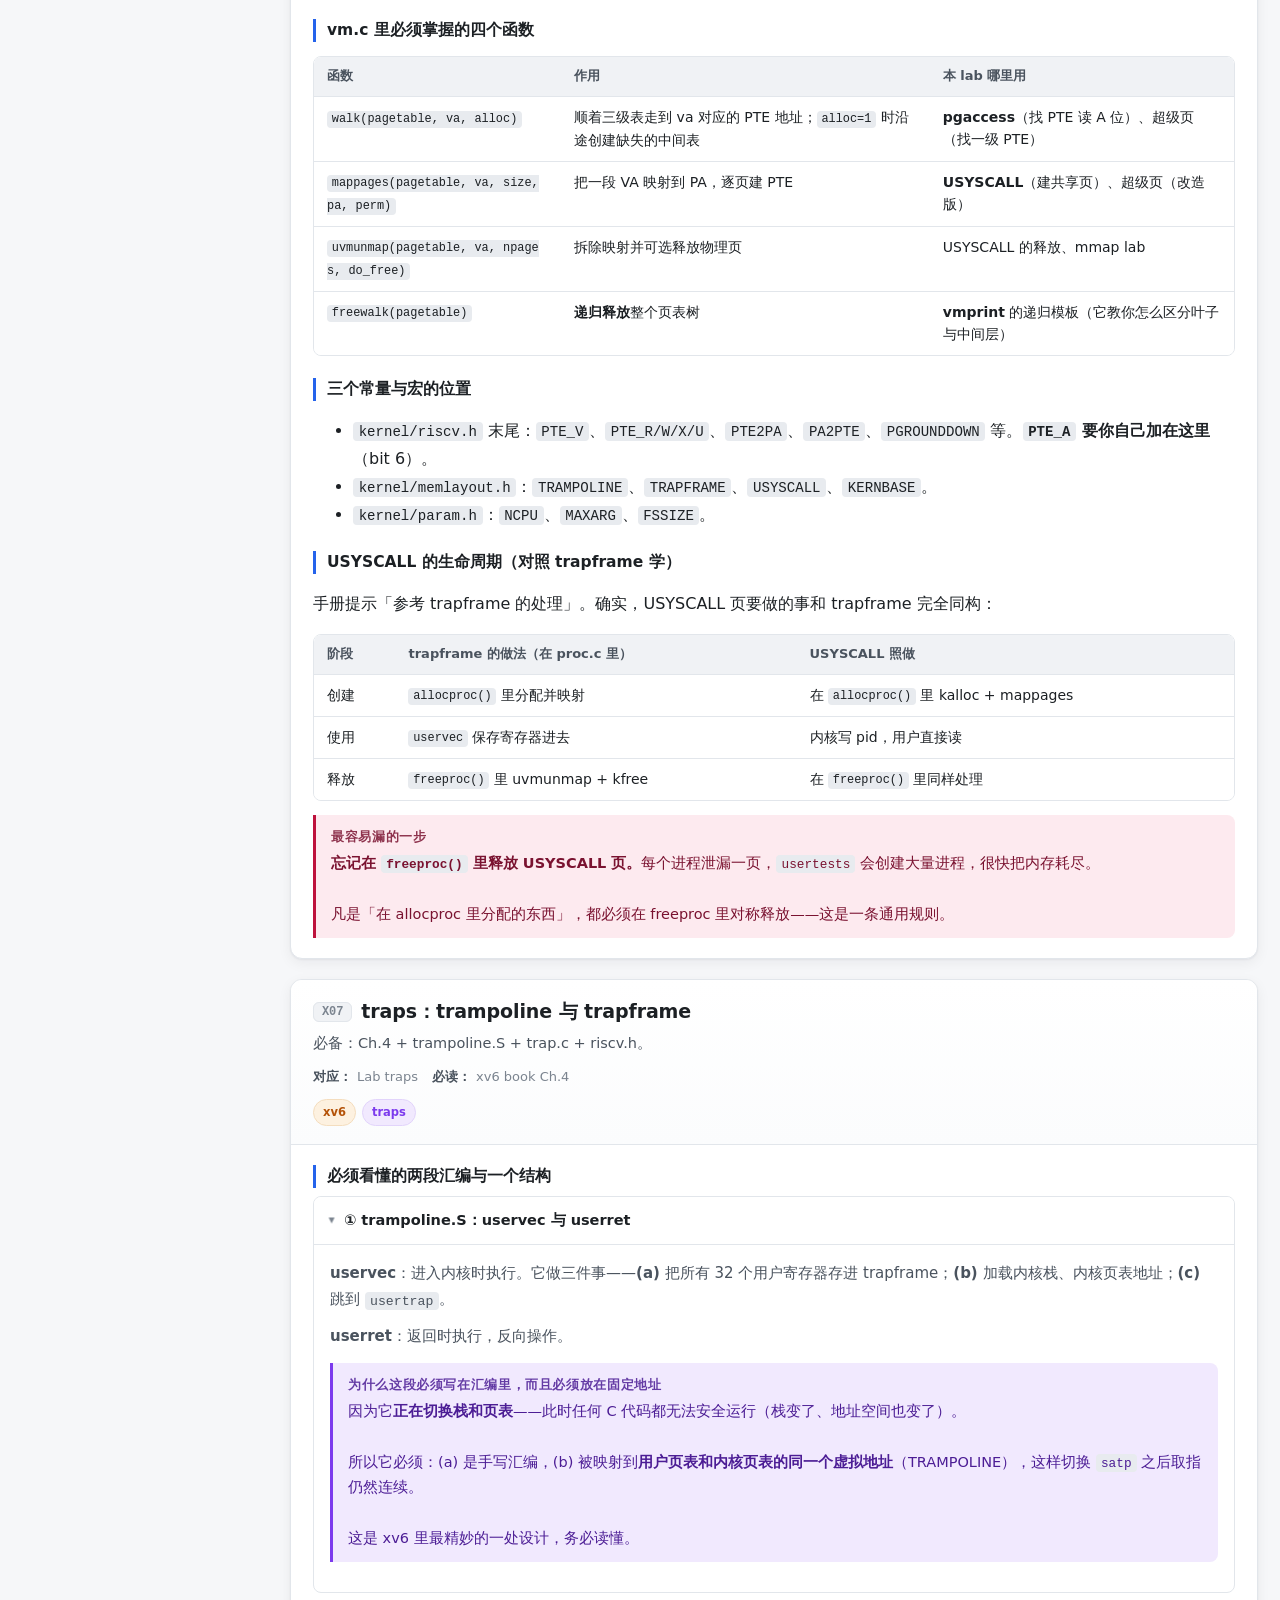
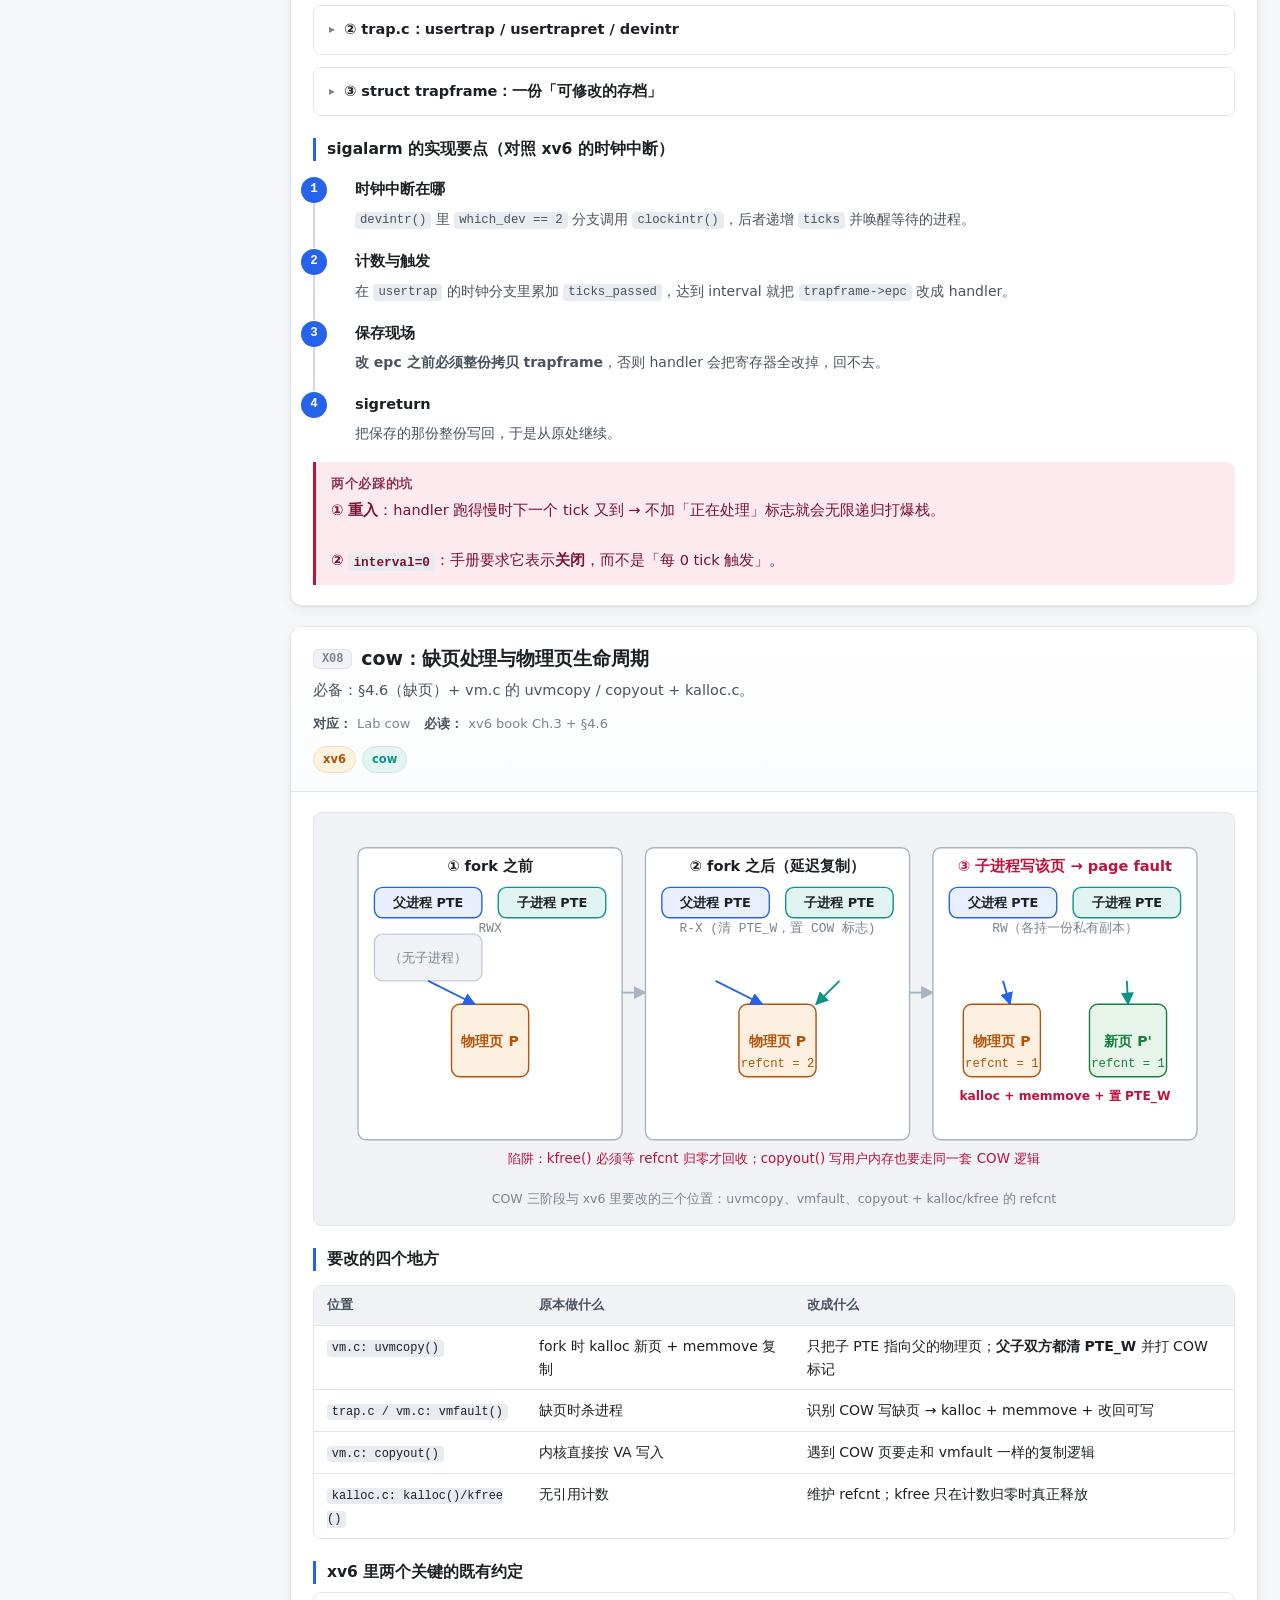
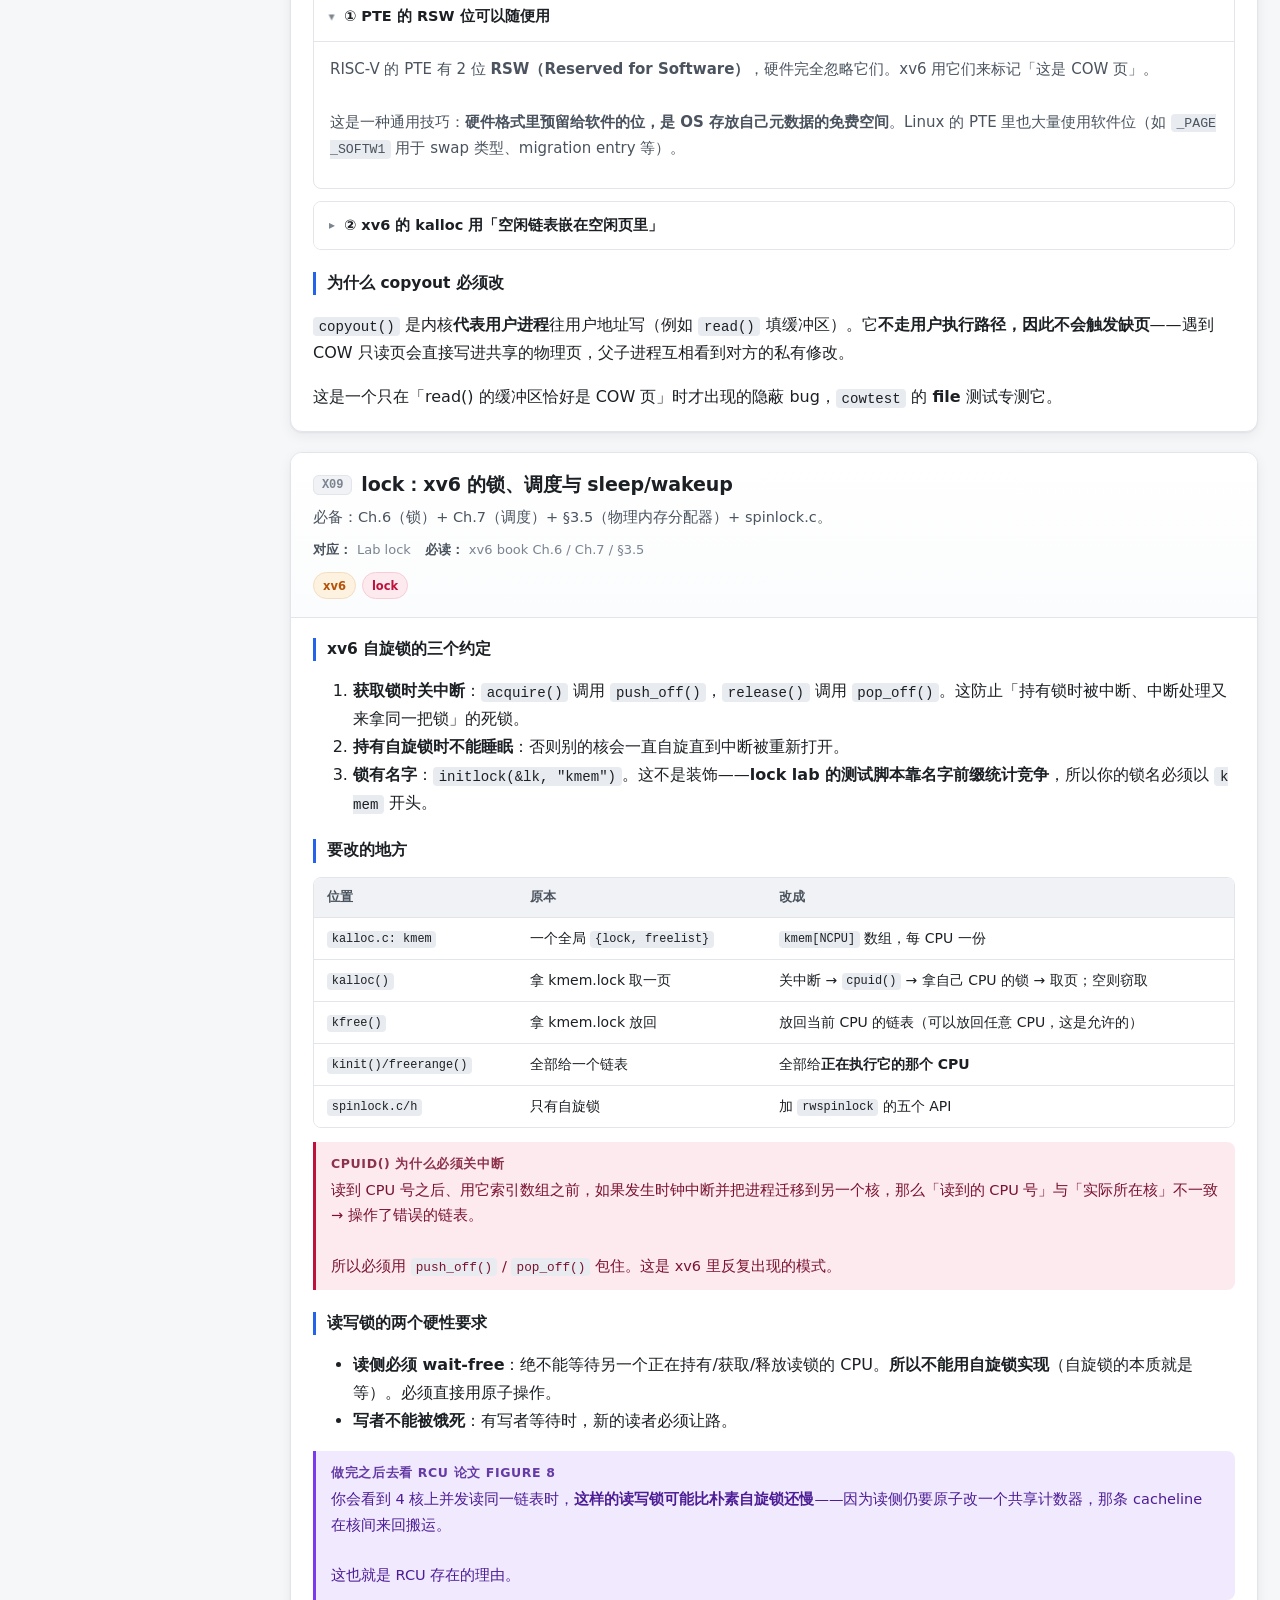
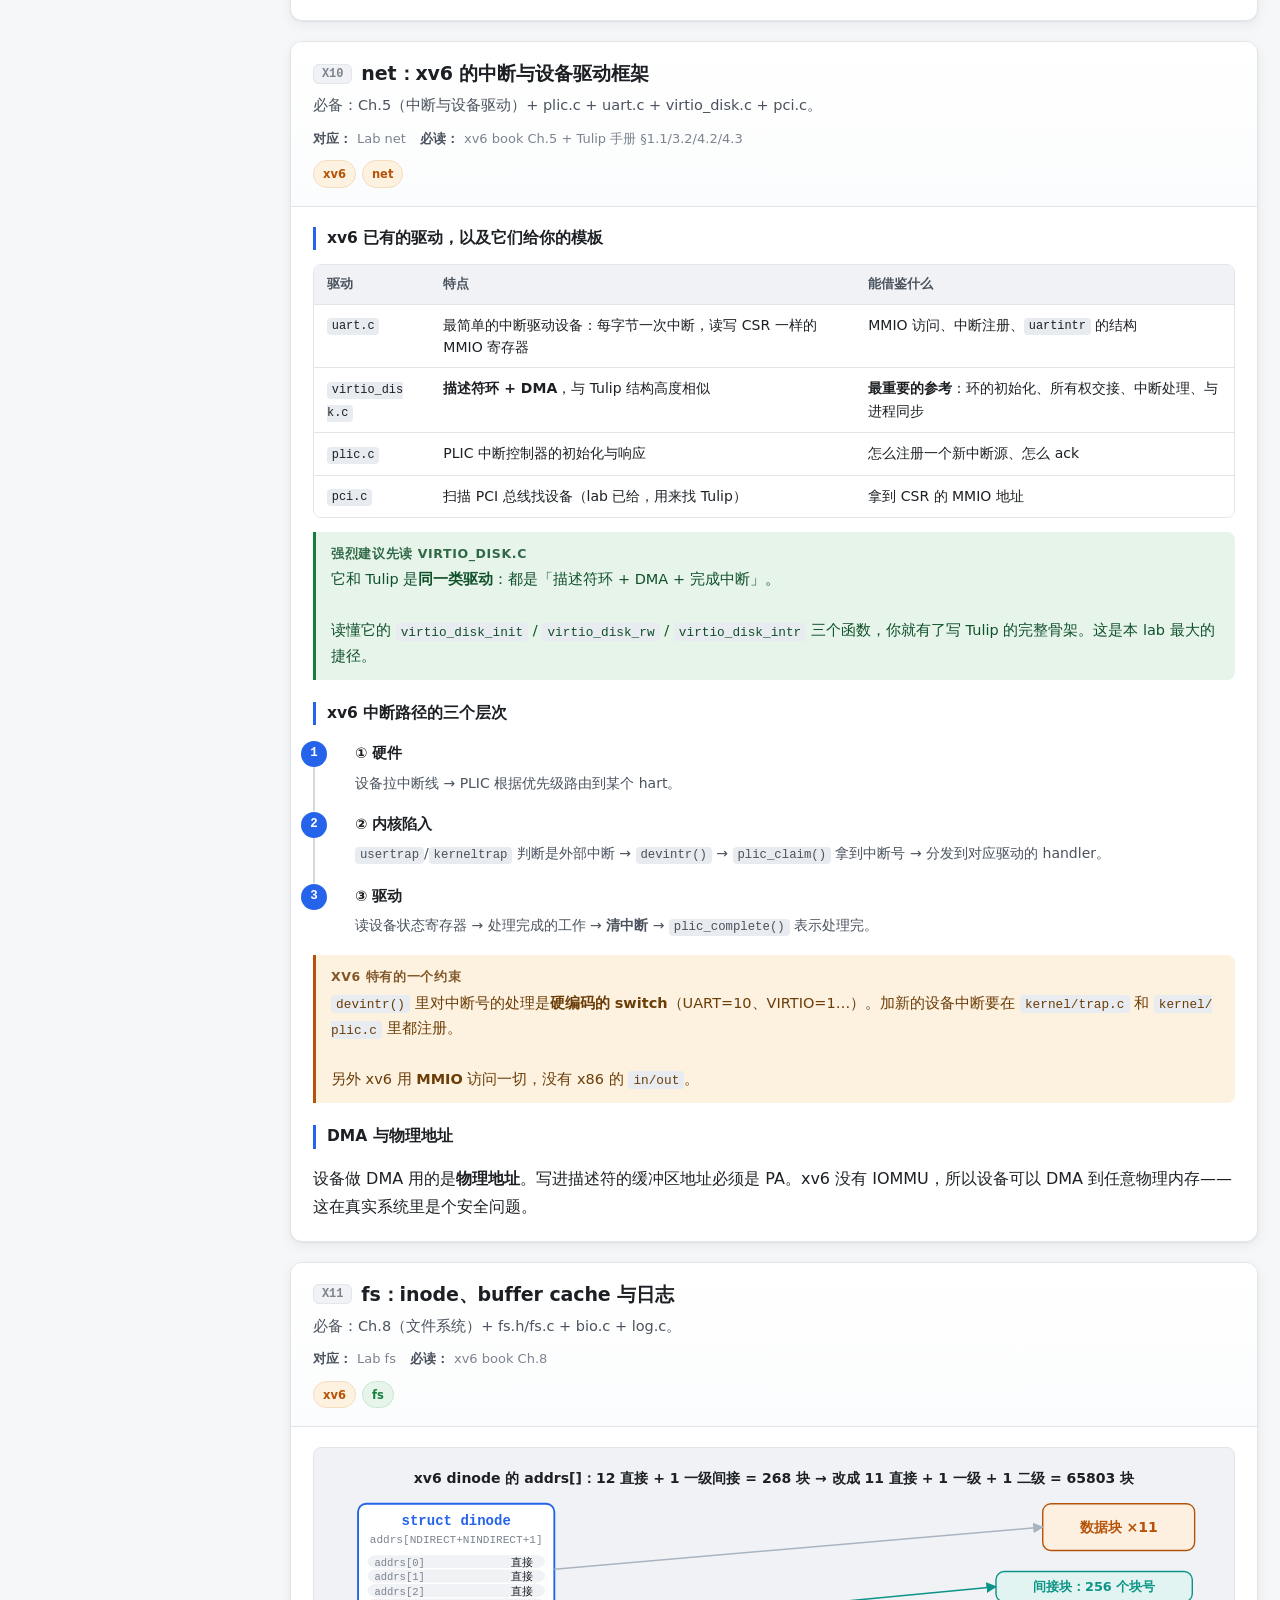
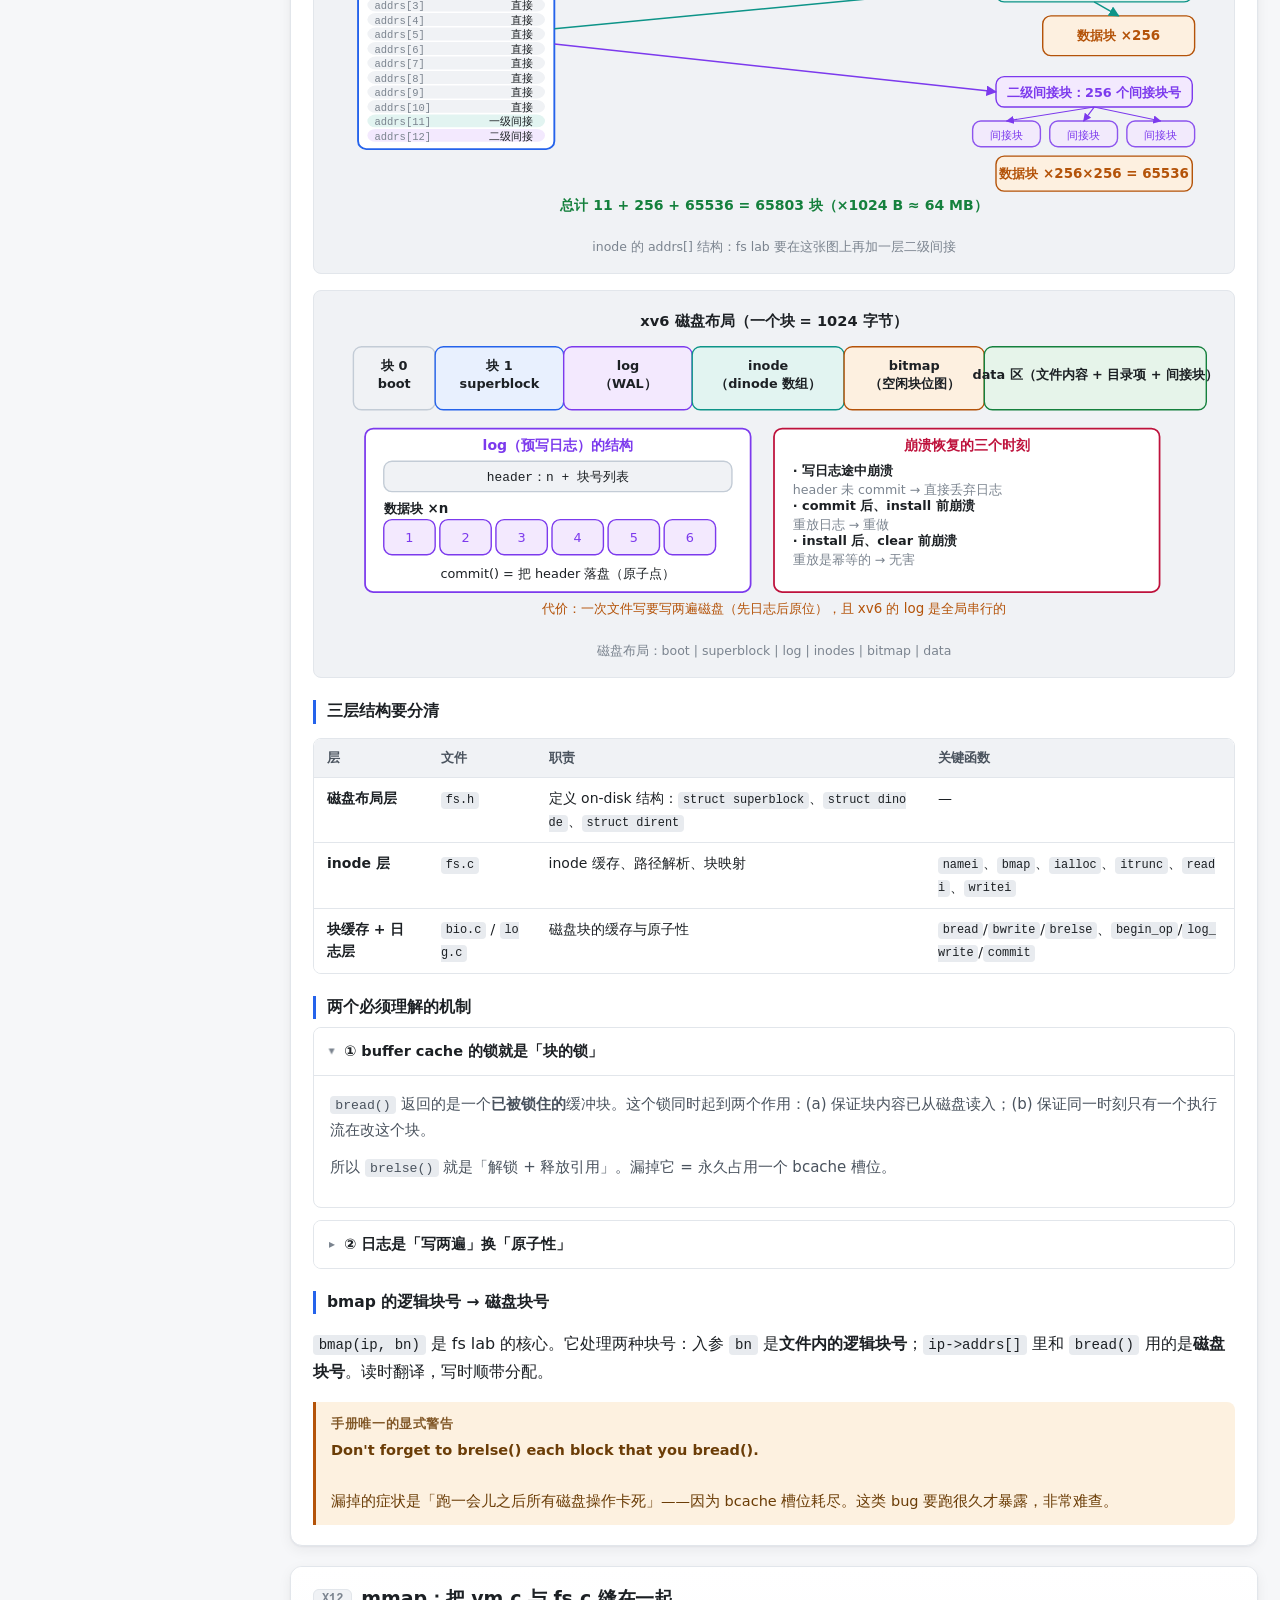
<file: notes/mit-61810-operating-systems/xv6.html>
<!DOCTYPE html>
<html lang="zh-CN">
<head>
<meta charset="utf-8">
<meta name="viewport" content="width=device-width,initial-scale=1">
<title>xv6 手册 · MIT 6.1810 可视化导学</title>
<link rel="stylesheet" href="assets/style.css">
</head>
<body>
<header class="topbar">
  <div class="topbar-in">
    <a class="brand" href="index.html"><span class="mark">OS</span><span>MIT 6.1810 导学<small>零基础可视化学习站</small></span></a>
    <nav class="navlinks">
      <a class="back" href="../../index.html">← 学习笔记</a>
      <a href="index.html">首页</a><a href="papers.html">论文精讲</a><a href="labs.html">Lab 拆解</a>
      <a href="notes.html">Notes 可视化</a><a href="xv6.html">xv6 手册</a>
    </nav>
  </div>
</header>
<main class="wrap">
  <div class="layout">
    <aside class="toc" id="toc"></aside>
    <div>
      <div class="pagehead">
        <span class="eyebrow">Part 4 · xv6</span>
        <h1>xv6：一个「教科书式」的 Unix 内核，以及它和 x86 的差别</h1>
        <p class="lede">
          xv6 是 Dennis Ritchie 与 Ken Thompson 的 Unix v6 的 RISC-V 重实现，代码量约一万行，
          刻意保持「能一口气读完」。这一部分做三件事：
          <b>①</b> 按 lab 给出 xv6 book 的必读章节与源码地图；
          <b>②</b> 指出每个 lab 真正依赖的 xv6 设计基础（哪些函数、哪些结构必须先看懂）；
          <b>③</b> 把 RISC-V 版 xv6 与传统的 80x86 教学内核（JOS / xv6-x86）逐项对比，
          分析两种 ISA 在<b>特权级、页表、陷阱、I/O、原子操作</b>上的设计异同、各自优缺点与设计独特之处。
        </p>
        <div class="note" style="margin-top:16px"><span class="nt">为什么要对比 x86</span>
          很多中文教材、网上的 xv6/JOS 笔记仍是 x86 版。理解两套机制的映射关系，
          你就能把已有知识平移过来，而不必从零重学 —— 同时也能看清
          <b>「哪些是 OS 的普适思想，哪些只是某个 ISA 的历史包袱」</b>。
        </div>
      </div>
      <div id="content"></div>
    </div>
  </div>
</main>
<footer><div class="fin"><span>MIT 6.1810 可视化导学 · xv6 部分</span><span><a href="https://mit-pdos.github.io/xv6-riscv-book/" target="_blank" rel="noopener">xv6 book</a> · <a href="https://github.com/mit-pdos/xv6-riscv" target="_blank" rel="noopener">源码</a></span></div></footer>
<a class="totop" id="totop" href="#">↑</a>
<script src="assets/viz.js"></script>
<script src="assets/app.js"></script>
<script src="assets/data-xv6.js"></script>
<script>Site.render(XV6_DATA);</script>
</body>
</html>
</file>
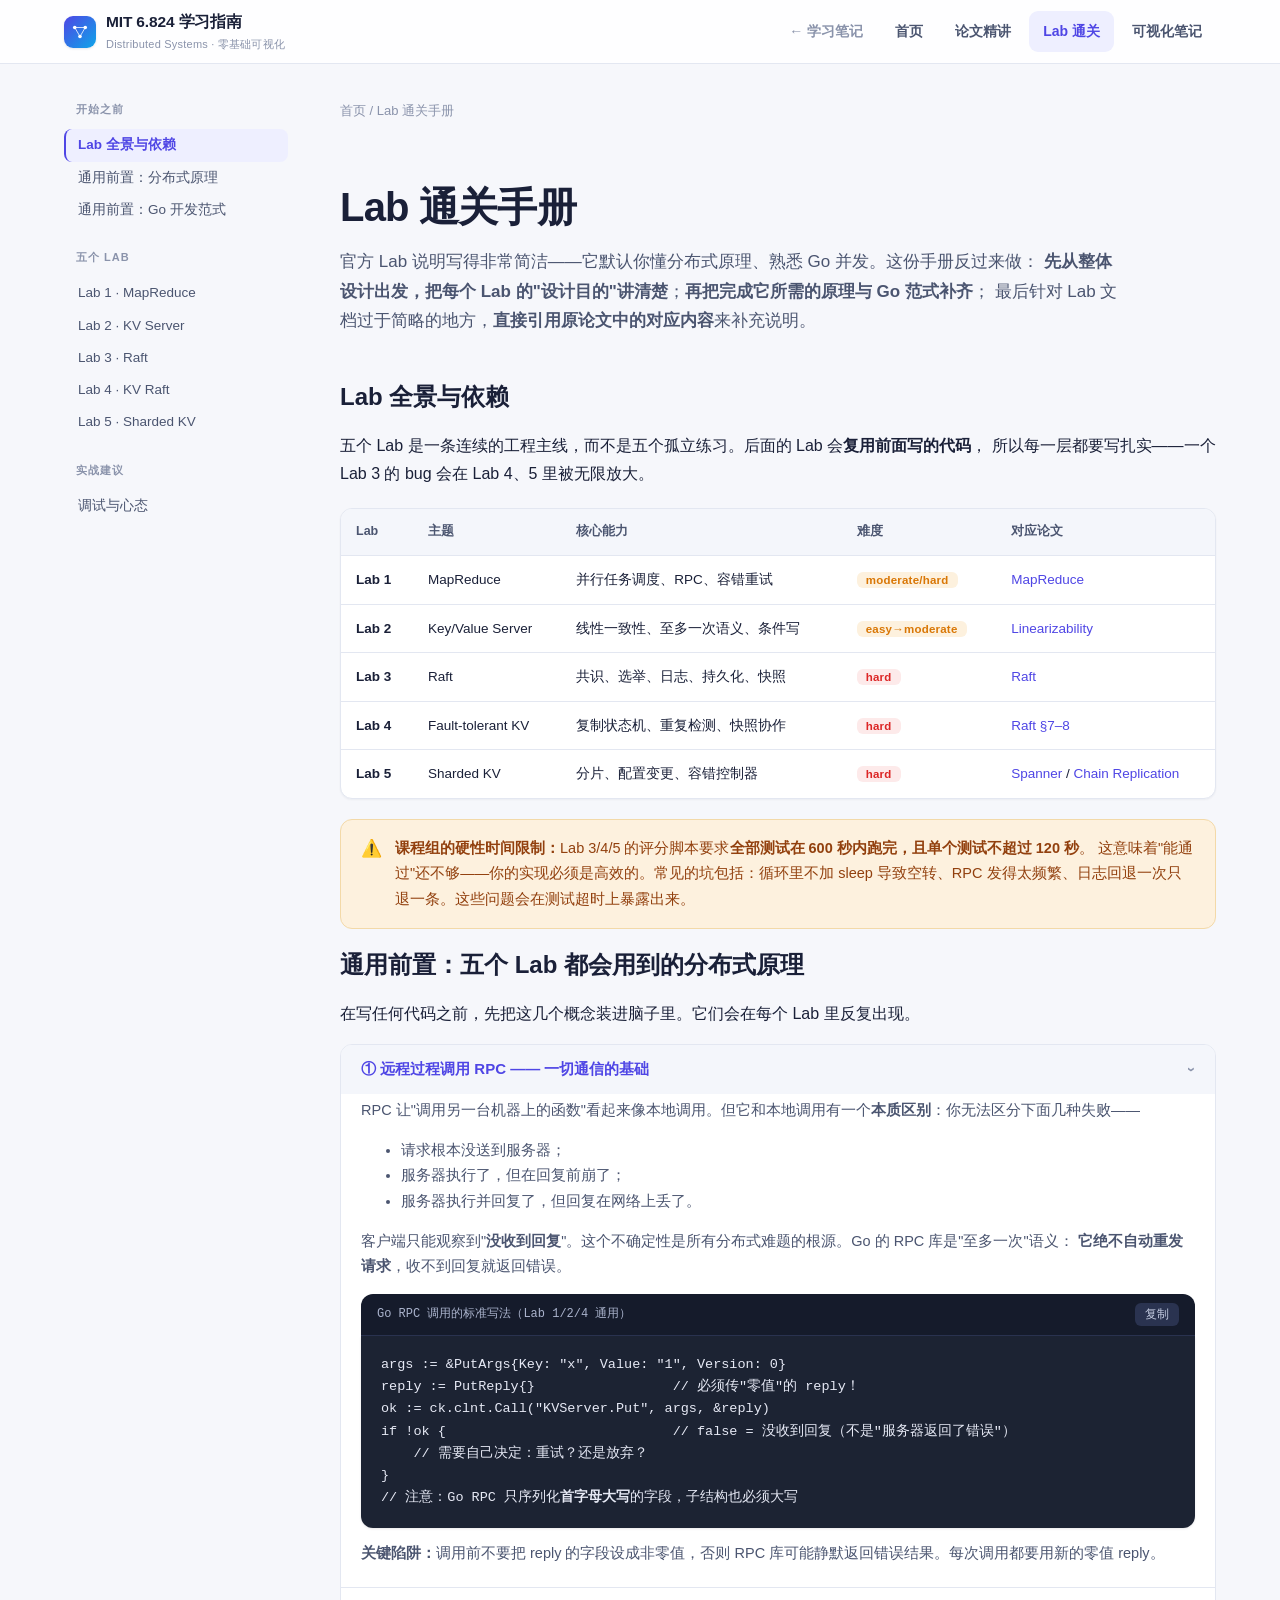
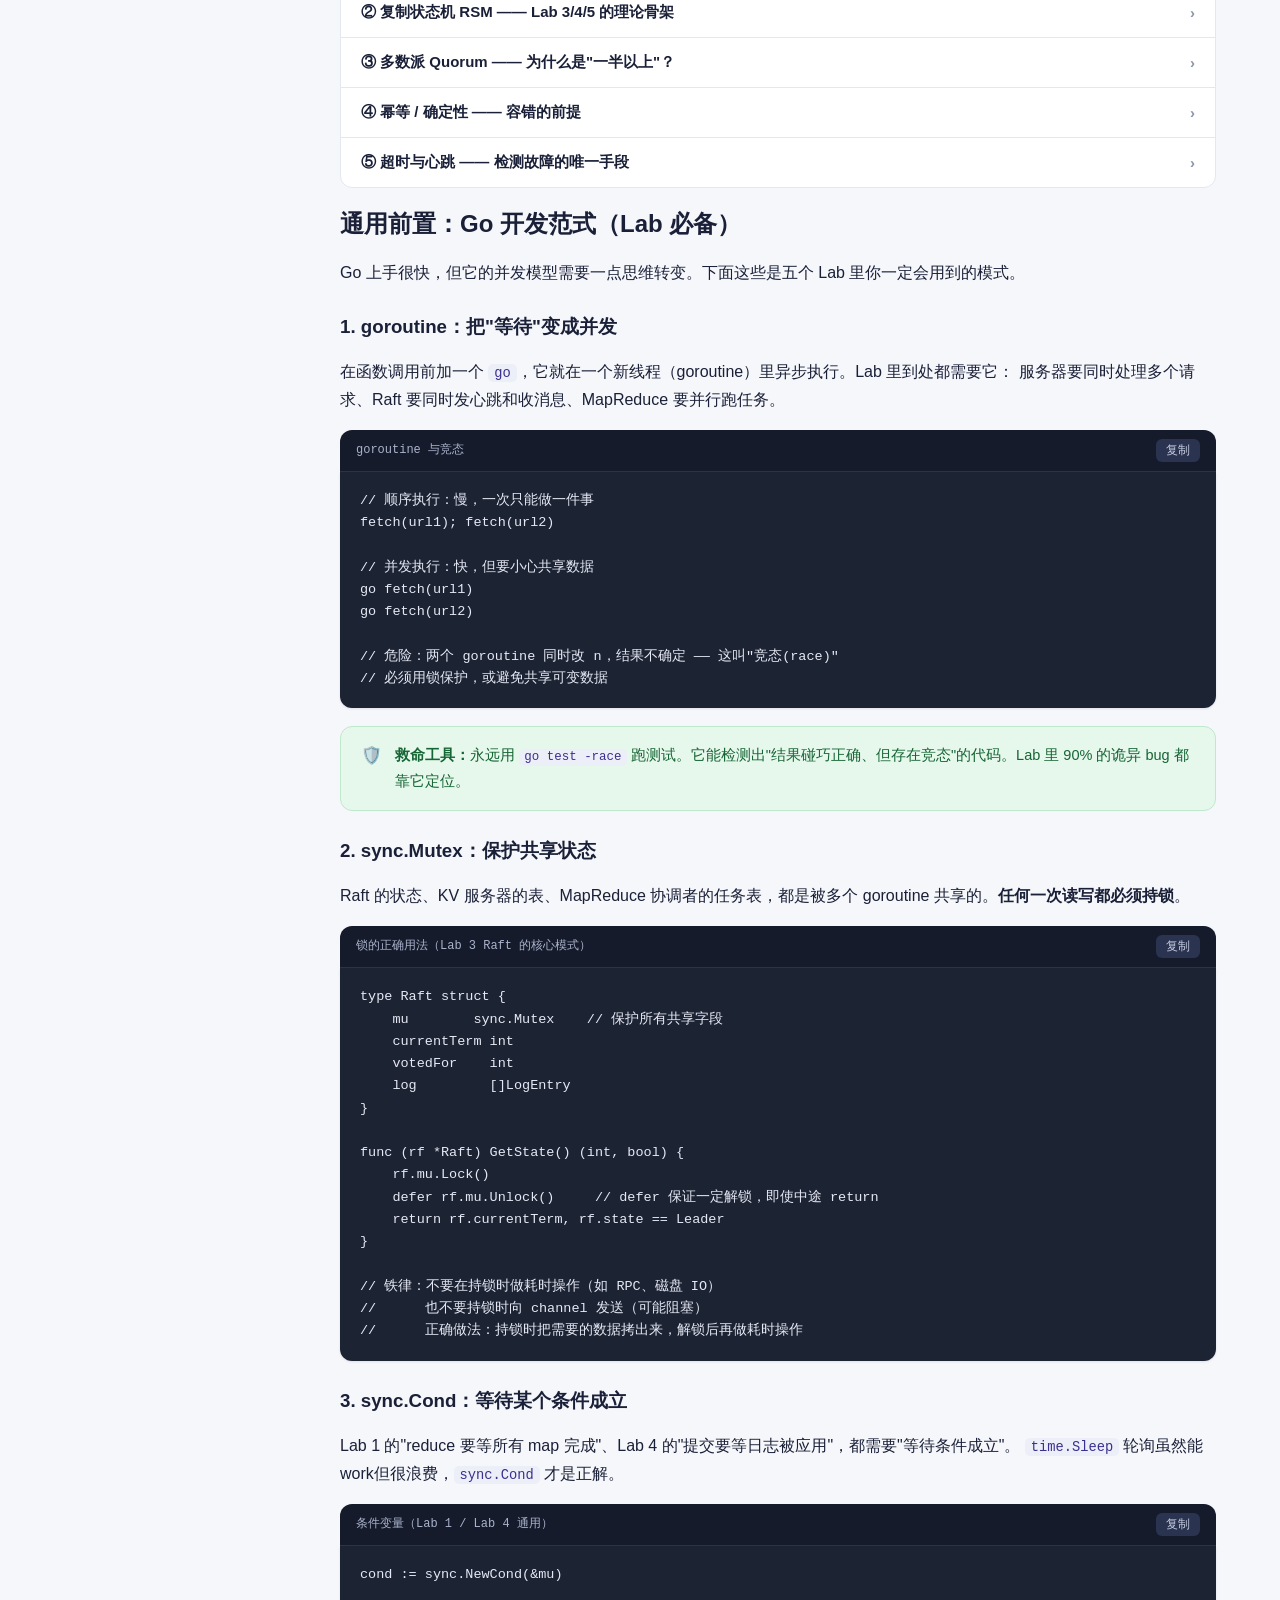
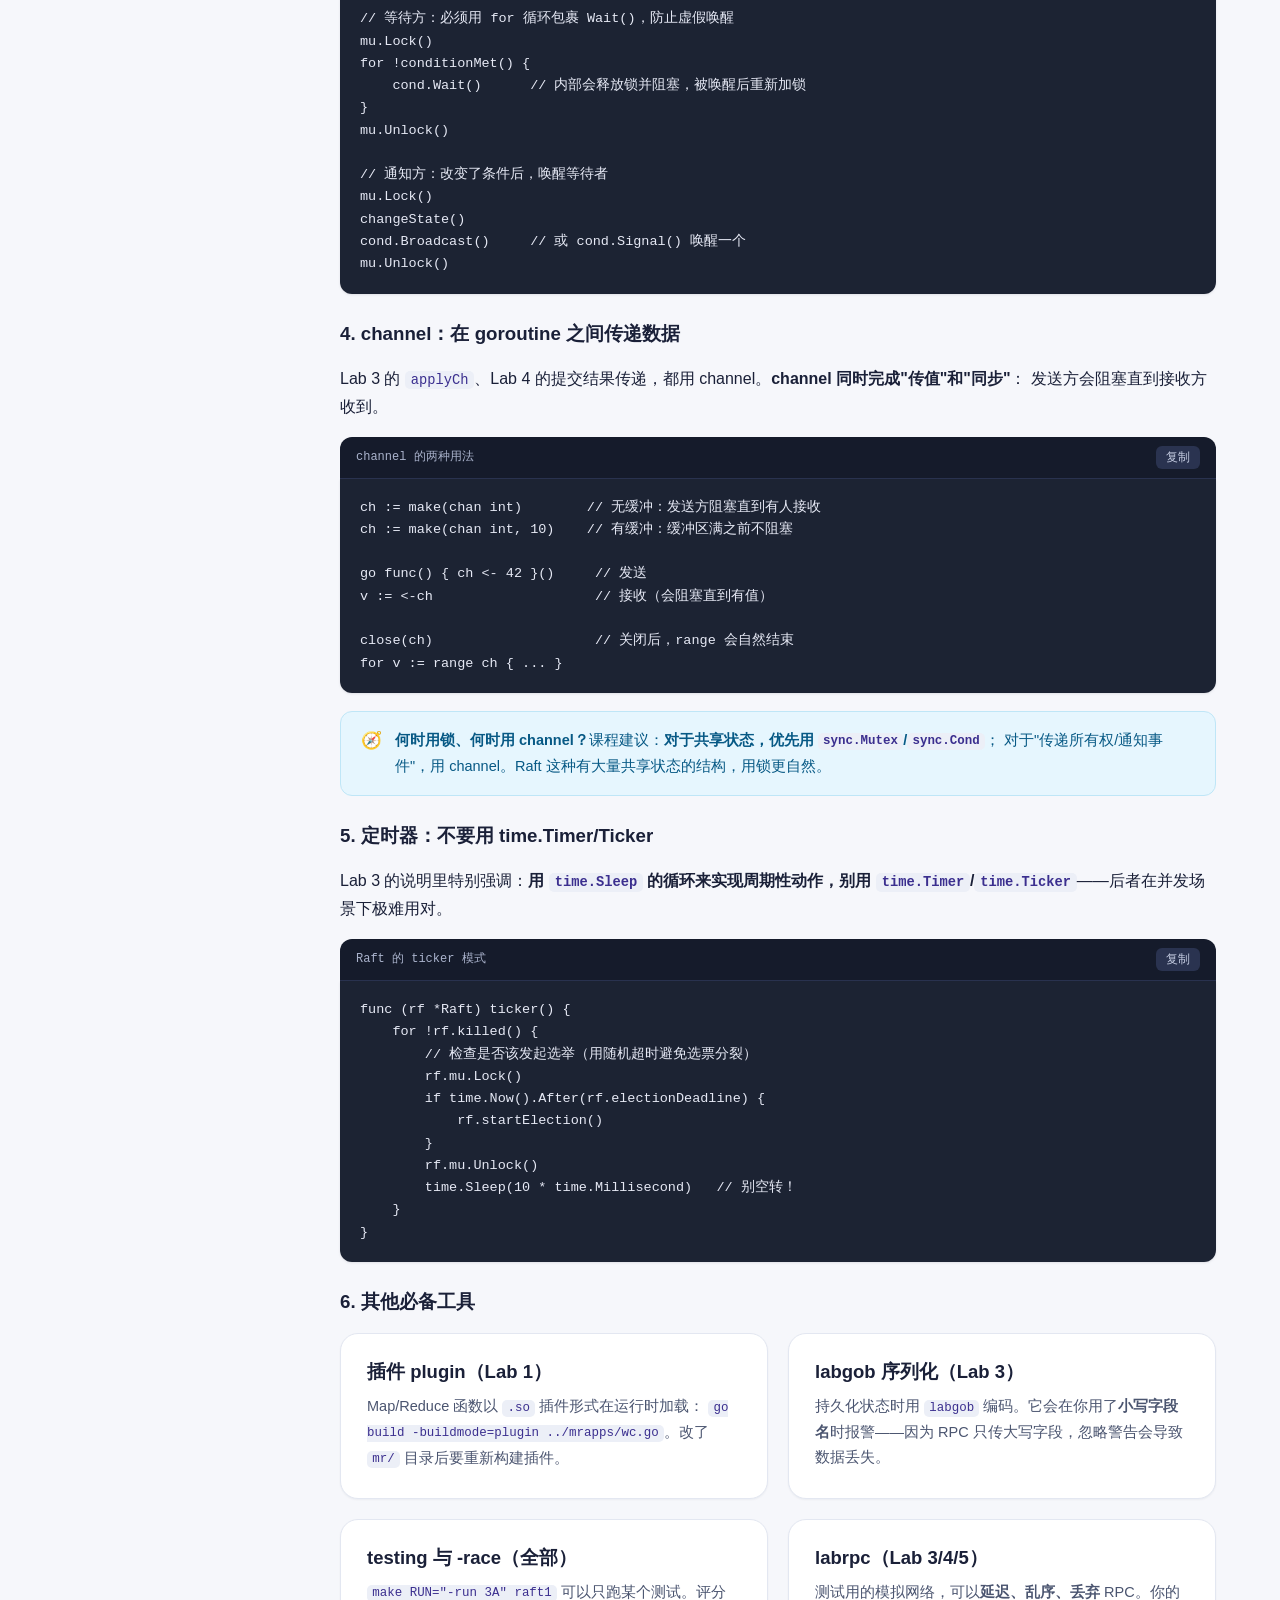
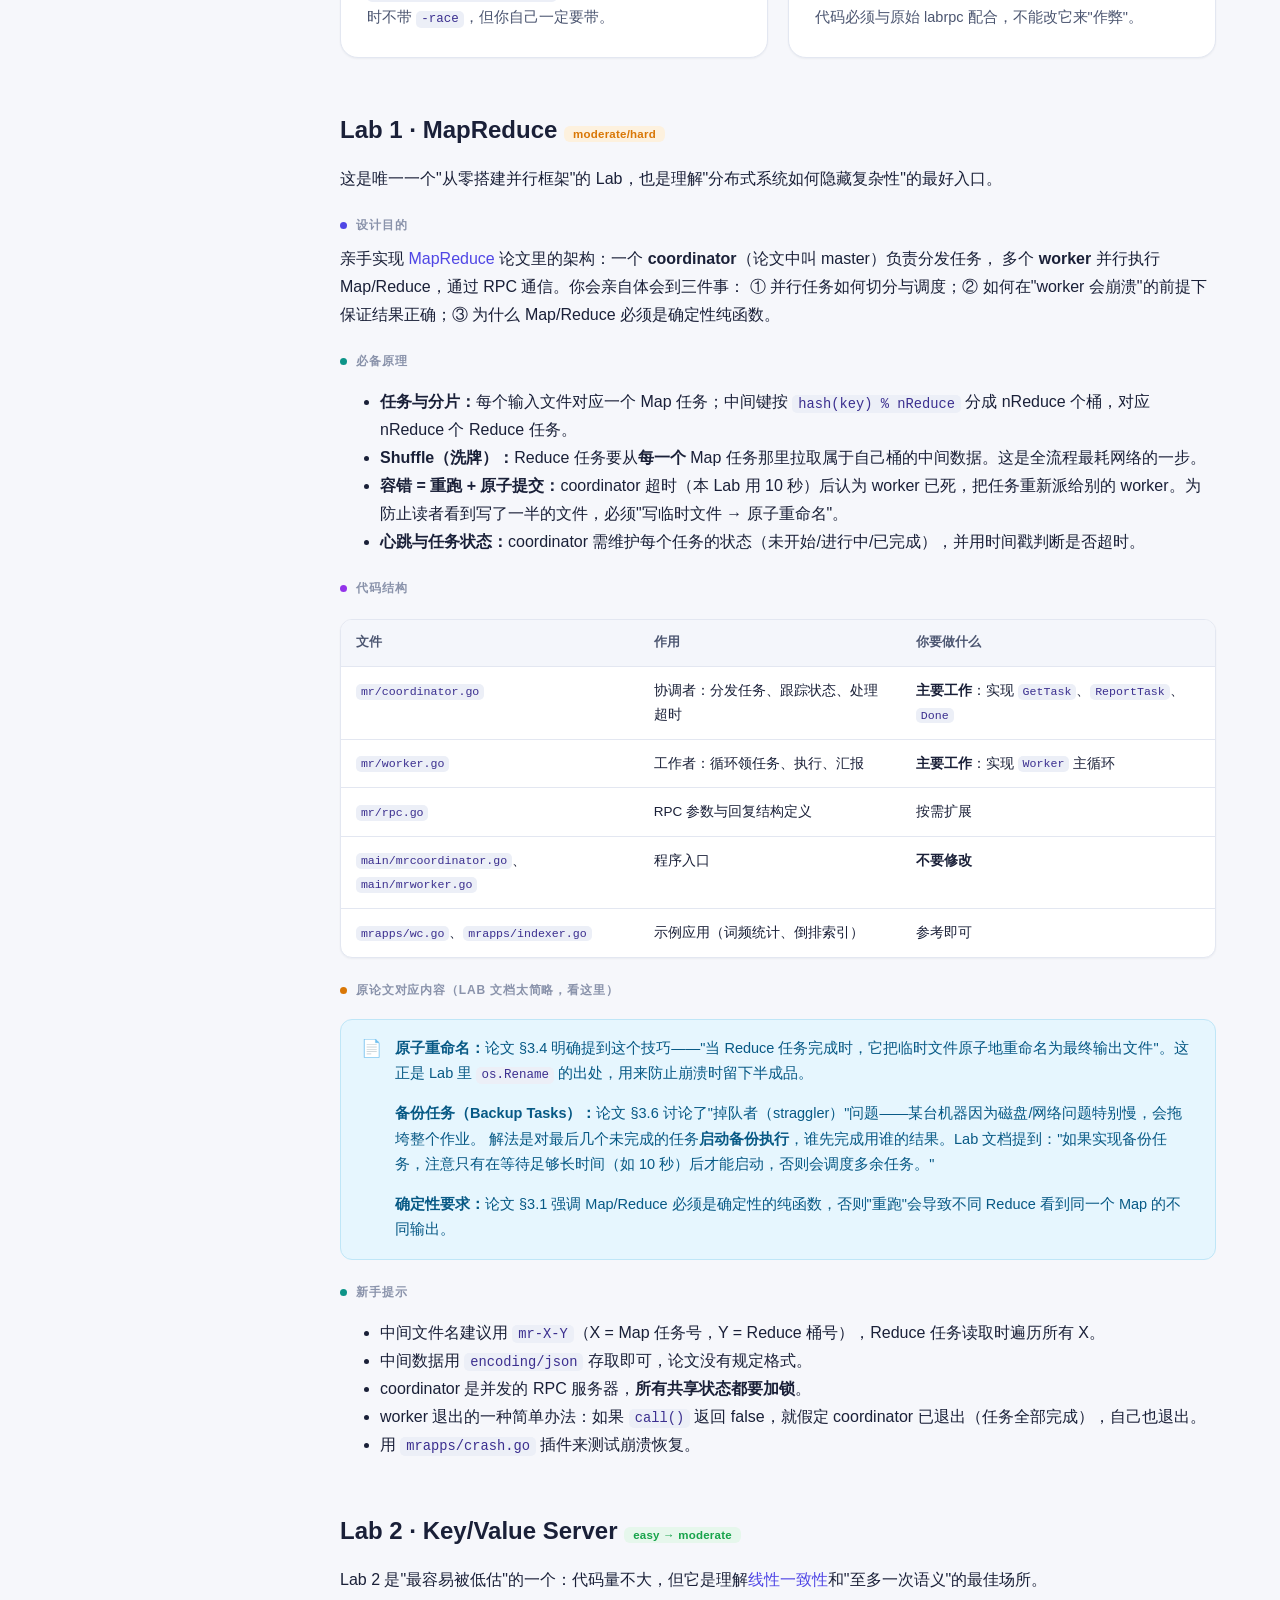
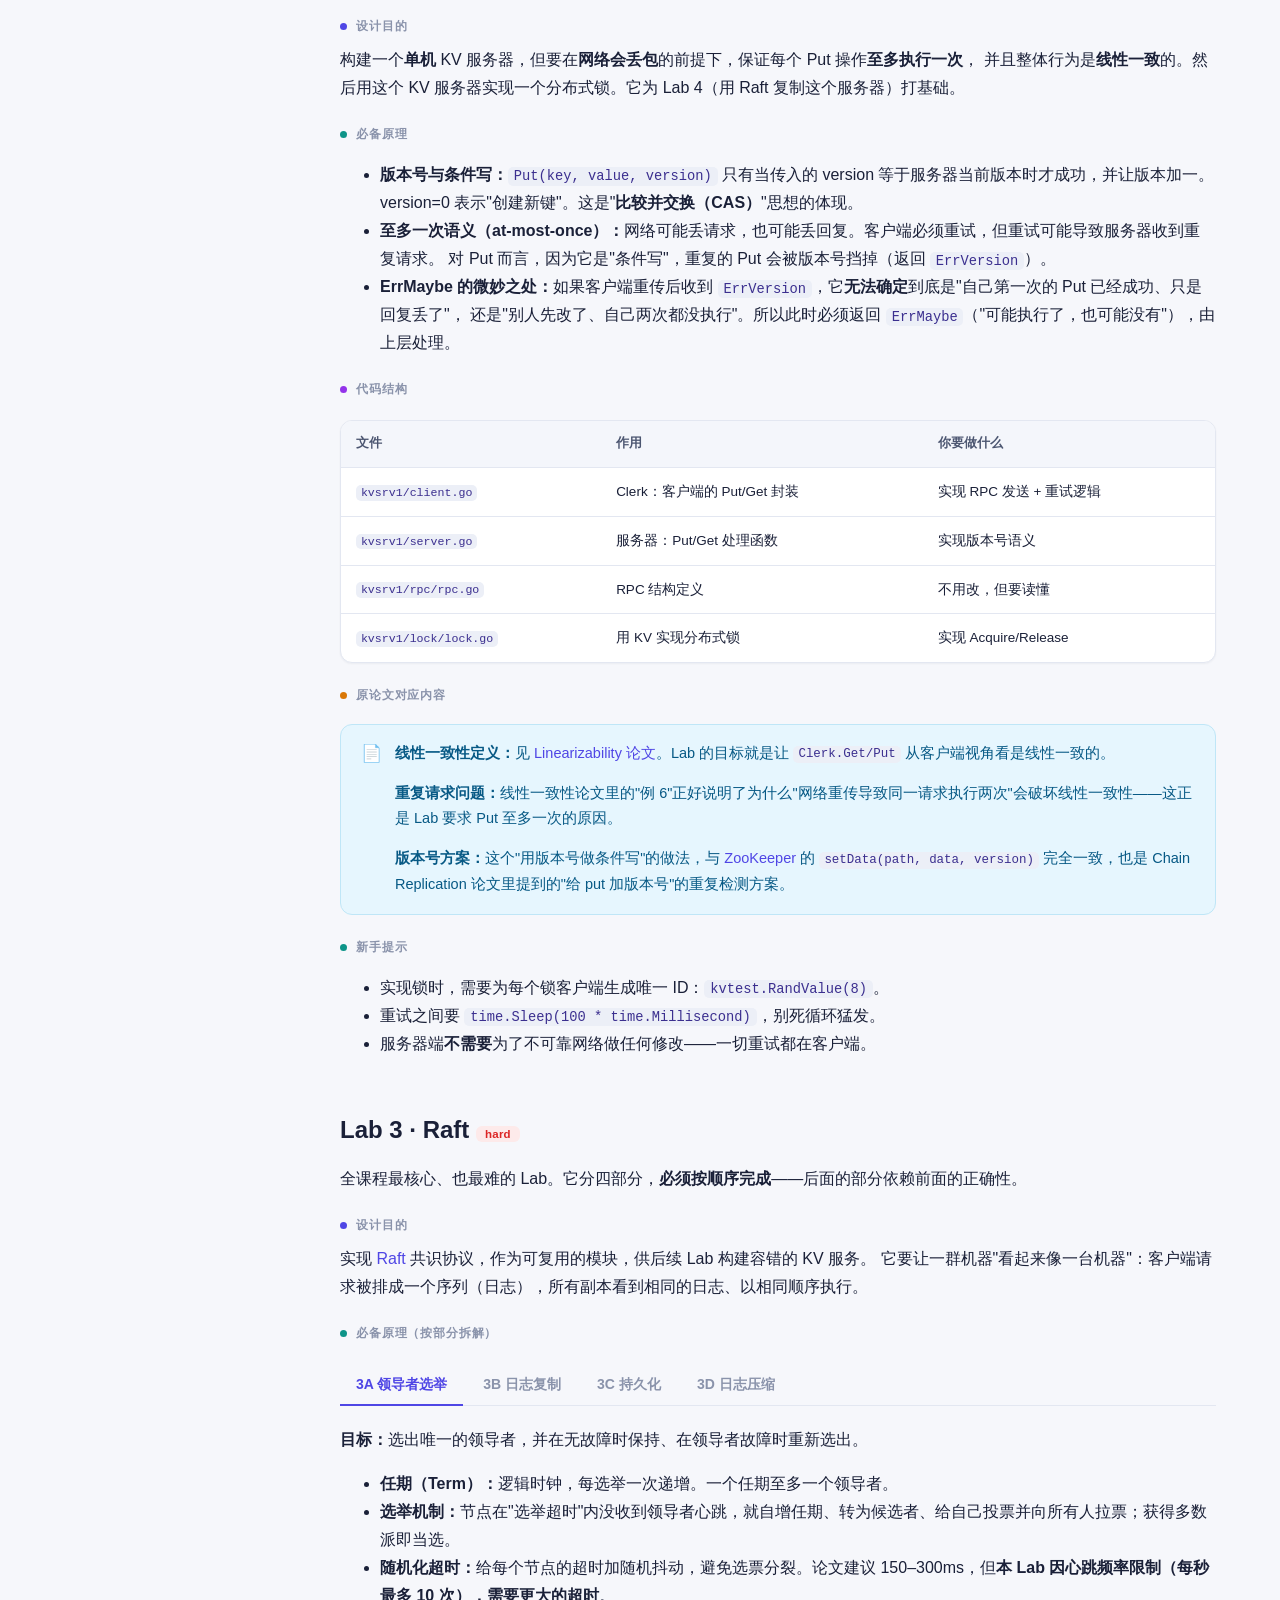
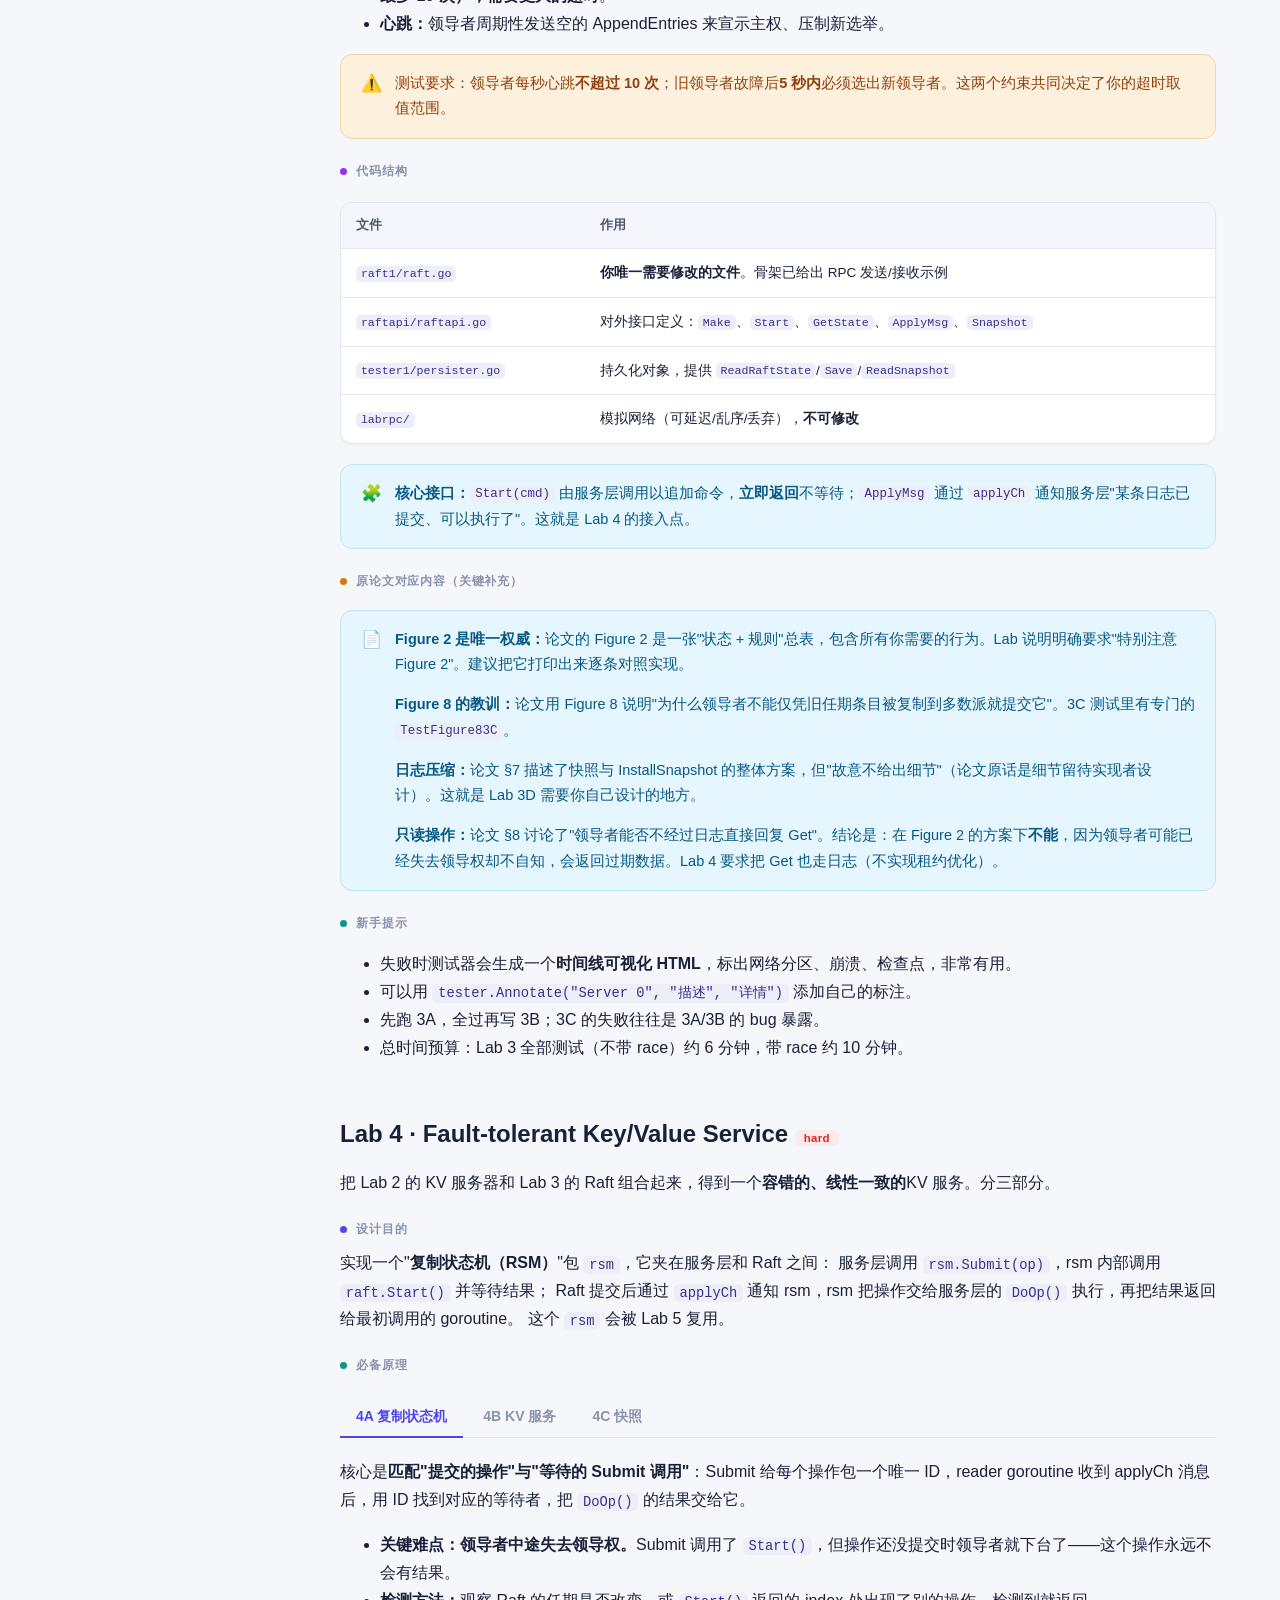
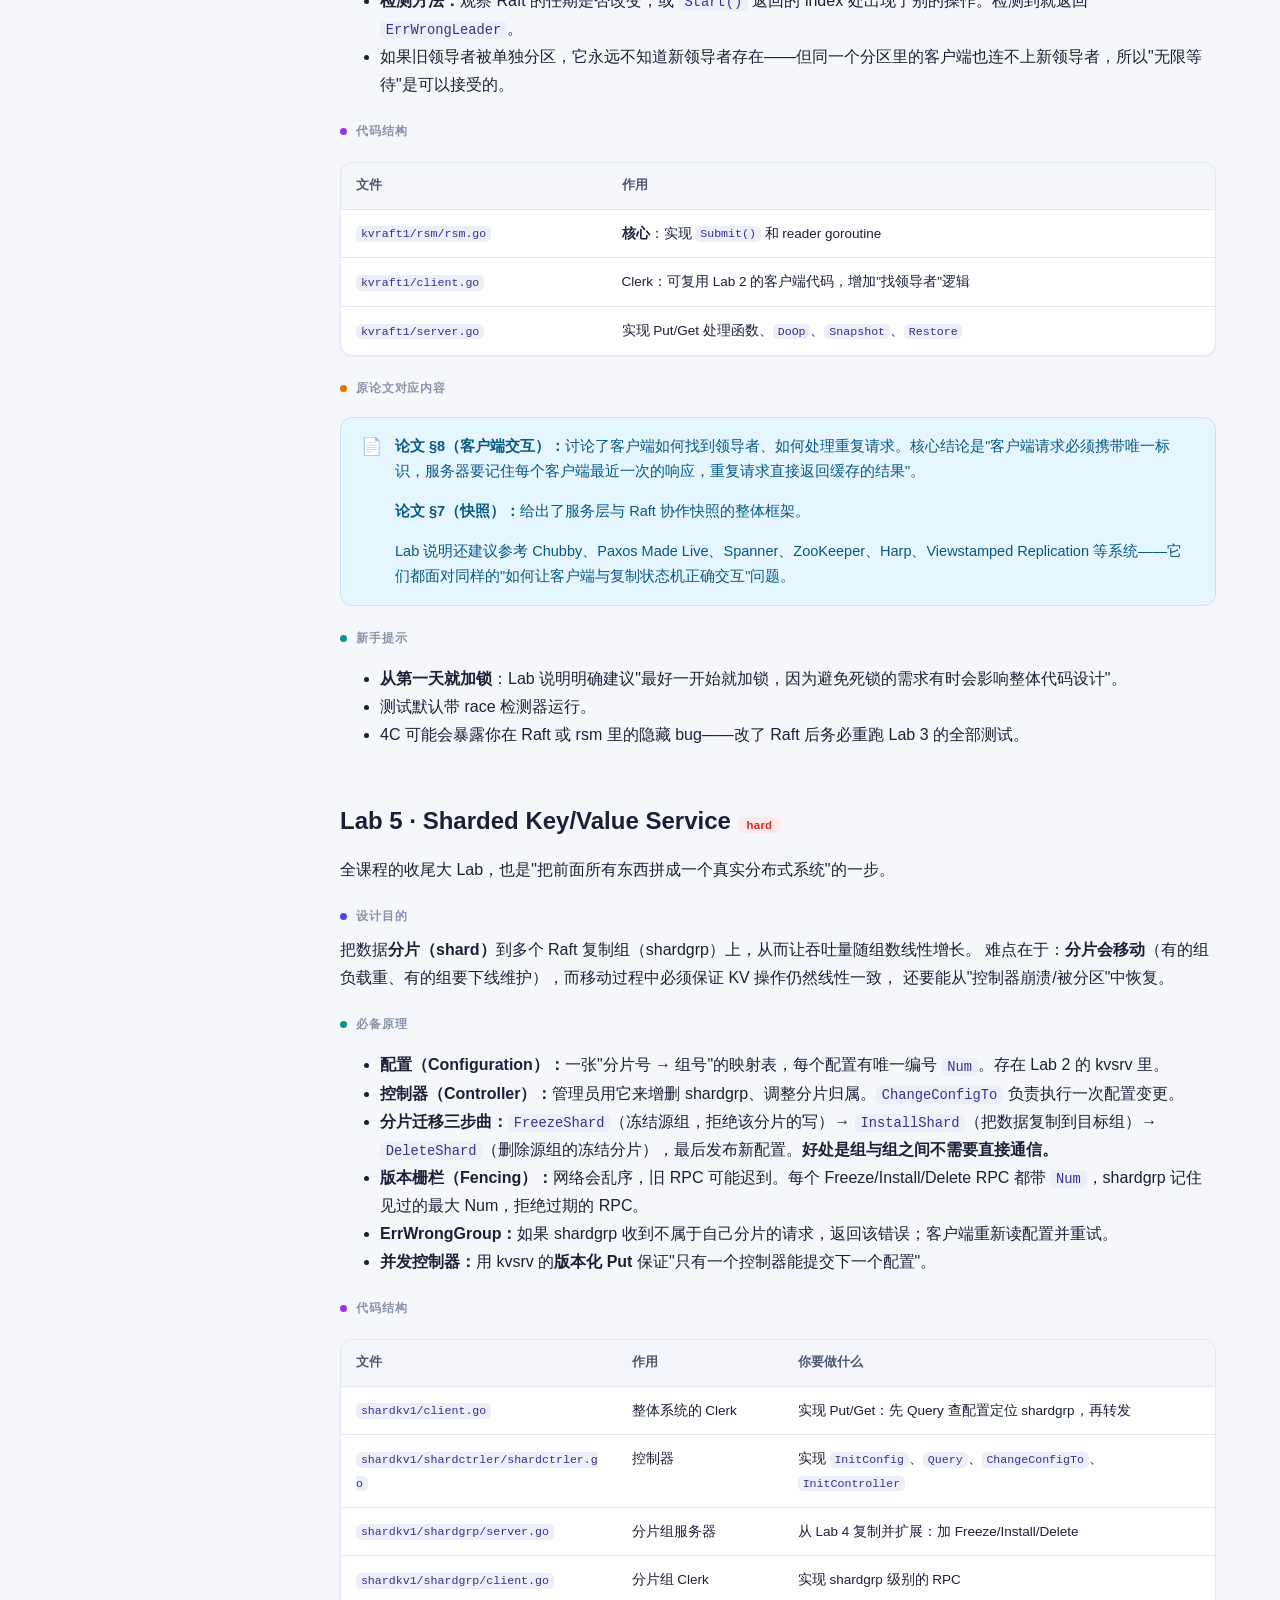
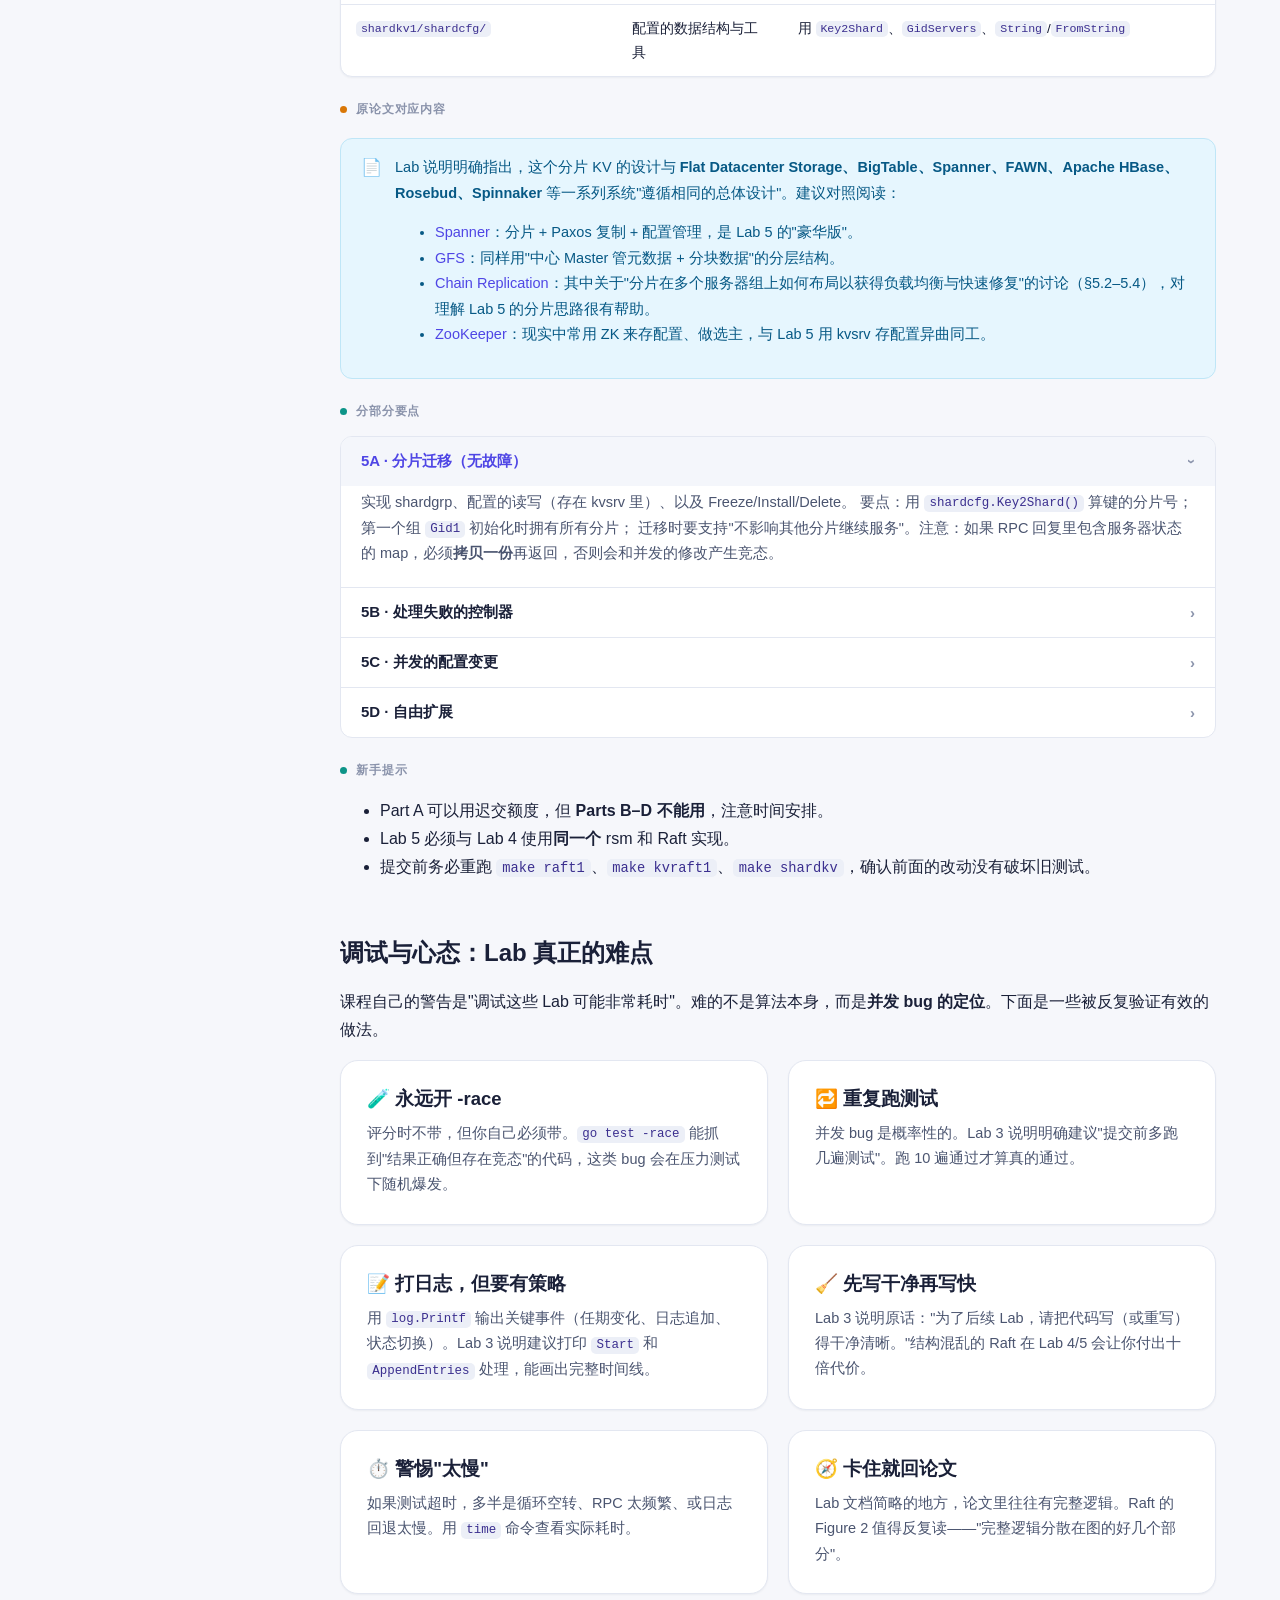
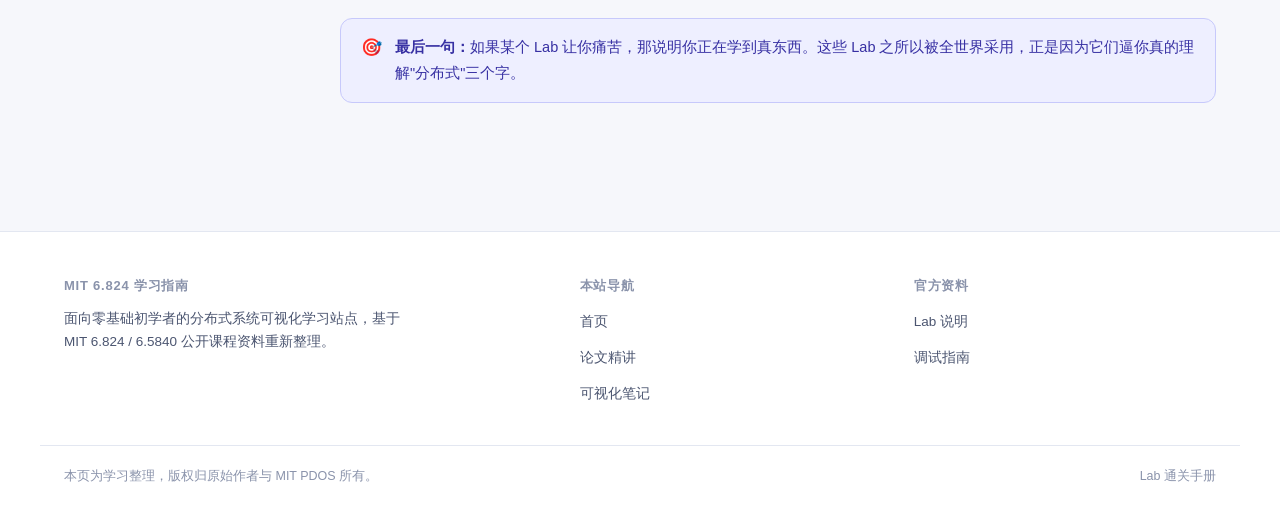
<file: notes/mit-6824-distributed-systems/labs.html>
<!DOCTYPE html>
<html lang="zh-CN">
<head>
<meta charset="UTF-8">
<meta name="viewport" content="width=device-width, initial-scale=1.0">
<title>Lab 通关手册 · MIT 6.824 学习指南</title>
<meta name="description" content="MIT 6.824 五个 Lab 的通关手册：设计目的、必备原理、Go 开发范式、代码结构与论文对应。">
<link rel="stylesheet" href="assets/style.css">
</head>
<body>

<header class="nav">
  <div class="nav-inner">
    <a class="brand" href="index.html">
      <span class="logo"><svg width="18" height="18" viewBox="0 0 24 24" fill="none"><circle cx="5" cy="6" r="2.4" fill="#fff"/><circle cx="19" cy="6" r="2.4" fill="#fff"/><circle cx="12" cy="18" r="2.4" fill="#fff"/><path d="M5 6h14M5 6l7 12M19 6l-7 12" stroke="#fff" stroke-width="1.3" opacity=".8"/></svg></span>
      <span>MIT 6.824 学习指南<small>Distributed Systems · 零基础可视化</small></span>
    </a>
    <button class="nav-toggle" aria-label="菜单"><span></span><span></span><span></span></button>
    <nav class="nav-links">
      <a class="nav-back" href="../../index.html">← 学习笔记</a>
      <a href="index.html">首页</a>
      <a href="papers.html">论文精讲</a>
      <a href="labs.html">Lab 通关</a>
      <a href="notes.html">可视化笔记</a>
    </nav>
  </div>
</header>

<div class="layout">
  <aside class="sidebar">
    <div class="side-title">开始之前</div>
    <ul class="side-nav">
      <li><a href="#overview">Lab 全景与依赖</a></li>
      <li><a href="#principles">通用前置：分布式原理</a></li>
      <li><a href="#go">通用前置：Go 开发范式</a></li>
    </ul>
    <div class="side-title">五个 Lab</div>
    <ul class="side-nav">
      <li><a href="#lab1">Lab 1 · MapReduce</a></li>
      <li><a href="#lab2">Lab 2 · KV Server</a></li>
      <li><a href="#lab3">Lab 3 · Raft</a></li>
      <li><a href="#lab4">Lab 4 · KV Raft</a></li>
      <li><a href="#lab5">Lab 5 · Sharded KV</a></li>
    </ul>
    <div class="side-title">实战建议</div>
    <ul class="side-nav">
      <li><a href="#debug">调试与心态</a></li>
    </ul>
  </aside>

  <main class="content">
    <div class="crumb"><a href="index.html">首页</a> / Lab 通关手册</div>
    <div class="page-head">
      <h1>Lab 通关手册</h1>
      <p class="lede">官方 Lab 说明写得非常简洁——它默认你懂分布式原理、熟悉 Go 并发。这份手册反过来做：
        <b>先从整体设计出发，把每个 Lab 的"设计目的"讲清楚</b>；<b>再把完成它所需的原理与 Go 范式补齐</b>；
        最后针对 Lab 文档过于简略的地方，<b>直接引用原论文中的对应内容</b>来补充说明。</p>
    </div>

    <!-- 全景 -->
    <section id="overview">
      <h2>Lab 全景与依赖</h2>
      <p>五个 Lab 是一条连续的工程主线，而不是五个孤立练习。后面的 Lab 会<b>复用前面写的代码</b>，
         所以每一层都要写扎实——一个 Lab 3 的 bug 会在 Lab 4、5 里被无限放大。</p>
      <div class="table-wrap">
        <table>
          <thead><tr><th>Lab</th><th>主题</th><th>核心能力</th><th>难度</th><th>对应论文</th></tr></thead>
          <tbody>
            <tr><td><strong>Lab 1</strong></td><td>MapReduce</td><td>并行任务调度、RPC、容错重试</td><td><span class="diff diff-mid">moderate/hard</span></td><td><a href="papers.html#mapreduce">MapReduce</a></td></tr>
            <tr><td><strong>Lab 2</strong></td><td>Key/Value Server</td><td>线性一致性、至多一次语义、条件写</td><td><span class="diff diff-mid">easy→moderate</span></td><td><a href="papers.html#linearizability">Linearizability</a></td></tr>
            <tr><td><strong>Lab 3</strong></td><td>Raft</td><td>共识、选举、日志、持久化、快照</td><td><span class="diff diff-hard">hard</span></td><td><a href="papers.html#raft">Raft</a></td></tr>
            <tr><td><strong>Lab 4</strong></td><td>Fault-tolerant KV</td><td>复制状态机、重复检测、快照协作</td><td><span class="diff diff-hard">hard</span></td><td><a href="papers.html#raft">Raft §7–8</a></td></tr>
            <tr><td><strong>Lab 5</strong></td><td>Sharded KV</td><td>分片、配置变更、容错控制器</td><td><span class="diff diff-hard">hard</span></td><td><a href="papers.html#spanner">Spanner</a> / <a href="papers.html#cr">Chain Replication</a></td></tr>
          </tbody>
        </table>
      </div>
      <div class="note-box nb-warn">
        <span class="nb-ic">⚠️</span>
        <div><p><strong>课程组的硬性时间限制：</strong>Lab 3/4/5 的评分脚本要求<b>全部测试在 600 秒内跑完，且单个测试不超过 120 秒</b>。
           这意味着"能通过"还不够——你的实现必须是高效的。常见的坑包括：循环里不加 sleep 导致空转、RPC 发得太频繁、日志回退一次只退一条。这些问题会在测试超时上暴露出来。</p></div>
      </div>
    </section>

    <!-- 分布式原理 -->
    <section id="principles">
      <h2>通用前置：五个 Lab 都会用到的分布式原理</h2>
      <p>在写任何代码之前，先把这几个概念装进脑子里。它们会在每个 Lab 里反复出现。</p>

      <div class="acc" data-multi="1">
        <div class="acc-item open">
          <button class="acc-head">① 远程过程调用 RPC —— 一切通信的基础<span class="arw">›</span></button>
          <div class="acc-body"><div class="acc-body-inner">
            <p>RPC 让"调用另一台机器上的函数"看起来像本地调用。但它和本地调用有一个<b>本质区别</b>：你无法区分下面几种失败——</p>
            <ul>
              <li>请求根本没送到服务器；</li>
              <li>服务器执行了，但在回复前崩了；</li>
              <li>服务器执行并回复了，但回复在网络上丢了。</li>
            </ul>
            <p>客户端只能观察到"<b>没收到回复</b>"。这个不确定性是所有分布式难题的根源。Go 的 RPC 库是"至多一次"语义：
               <b>它绝不自动重发请求</b>，收不到回复就返回错误。</p>
            <div class="code-head"><span>Go RPC 调用的标准写法（Lab 1/2/4 通用）</span></div>
            <pre><code>args := &PutArgs{Key: "x", Value: "1", Version: 0}
reply := PutReply{}                 // 必须传"零值"的 reply！
ok := ck.clnt.Call("KVServer.Put", args, &reply)
if !ok {                            // false = 没收到回复（不是"服务器返回了错误"）
    // 需要自己决定：重试？还是放弃？
}
// 注意：Go RPC 只序列化<b>首字母大写</b>的字段，子结构也必须大写</code></pre>
            <p><b>关键陷阱：</b>调用前不要把 reply 的字段设成非零值，否则 RPC 库可能静默返回错误结果。每次调用都要用新的零值 reply。</p>
          </div></div>
        </div>

        <div class="acc-item">
          <button class="acc-head">② 复制状态机 RSM —— Lab 3/4/5 的理论骨架<span class="arw">›</span></button>
          <div class="acc-body"><div class="acc-body-inner">
            <p>如果多个副本从<b>相同的初始状态</b>出发，执行<b>相同顺序的、确定性的操作</b>，那么它们最终会到达<b>相同的状态</b>。
               这就是复制状态机（Replicated State Machine）。</p>
            <p>于是"让副本保持一致"这个问题，被转化成了"<b>让副本对操作顺序达成一致</b>"——而后者正是共识协议（Raft）要解决的。
               这是整个 Lab 3→4→5 的设计主线：<b>Raft 负责定序，应用层负责执行</b>。</p>
            <div class="note-box nb-key" style="margin:14px 0 0"><span class="nb-ic">🔑</span><div><p>这就是为什么 Raft 要维护一条"日志"：日志就是"操作顺序"的载体。领导者把操作追加到日志并复制给多数派，一旦提交，所有副本按同样顺序执行。</p></div></div>
          </div></div>
        </div>

        <div class="acc-item">
          <button class="acc-head">③ 多数派 Quorum —— 为什么是"一半以上"？<span class="arw">›</span></button>
          <div class="acc-body"><div class="acc-body-inner">
            <p>任意两个"多数派"必然相交，这是所有共识协议的数学基石。3 台机器中任意两个"2 台"的组合必然有交集；
               5 台中任意两个"3 台"也必然有交集。这个交集保证了：<b>上一轮被多数派认可的信息，下一轮一定有人记得</b>。</p>
            <p>推论：<b>2f+1 台机器可以容忍 f 台故障</b>。3 台容忍 1 台，5 台容忍 2 台。另外，"多数派"是相对于<b>全部服务器</b>计算的，不是相对于"活着的服务器"。</p>
          </div></div>
        </div>

        <div class="acc-item">
          <button class="acc-head">④ 幂等 / 确定性 —— 容错的前提<span class="arw">›</span></button>
          <div class="acc-body"><div class="acc-body-inner">
            <p>MapReduce 的重跑、Raft 的日志重放、客户端 RPC 的重传——都会导致"<b>同一个操作被执行多次</b>"。
               如果操作不是幂等的，多次执行就会出错。</p>
            <p>两类处理方式：<b>① 让操作本身幂等</b>（比如 Map/Reduce 是纯函数，重跑结果一样）；
               <b>② 用唯一标识去重</b>（服务器记住"这个请求我已经处理过了"，重复请求直接返回上次的结果）。Lab 2 的版本号、Lab 4 的请求 ID 都是后者。</p>
          </div></div>
        </div>

        <div class="acc-item">
          <button class="acc-head">⑤ 超时与心跳 —— 检测故障的唯一手段<span class="arw">›</span></button>
          <div class="acc-body"><div class="acc-body-inner">
            <p>你无法直接知道"对方死了"，只能通过"<b>一段时间没收到消息</b>"来<b>猜测</b>对方死了。
               这就带来一对矛盾：超时太短会误判（把慢当成死），太长则恢复迟钝。Lab 1 要求 10 秒，Lab 3 要求选举超时在合理范围内。</p>
            <p><b>重要认知：</b>"故障检测器"永远可能出错，但分布式系统依然工作，因为<b>所有节点都服从同一个（可能出错的）判断</b>。
               一致性比"判断正确"更重要——这是避免脑裂的关键哲学。</p>
          </div></div>
        </div>
      </div>
    </section>

    <!-- Go -->
    <section id="go">
      <h2>通用前置：Go 开发范式（Lab 必备）</h2>
      <p>Go 上手很快，但它的并发模型需要一点思维转变。下面这些是五个 Lab 里你一定会用到的模式。</p>

      <h3 style="margin-top:28px">1. goroutine：把"等待"变成并发</h3>
      <p>在函数调用前加一个 <code>go</code>，它就在一个新线程（goroutine）里异步执行。Lab 里到处都需要它：
         服务器要同时处理多个请求、Raft 要同时发心跳和收消息、MapReduce 要并行跑任务。</p>
      <div class="code-head"><span>goroutine 与竞态</span></div>
      <pre><code>// 顺序执行：慢，一次只能做一件事
fetch(url1); fetch(url2)

// 并发执行：快，但要小心共享数据
go fetch(url1)
go fetch(url2)

// 危险：两个 goroutine 同时改 n，结果不确定 —— 这叫"竞态(race)"
// 必须用锁保护，或避免共享可变数据</code></pre>
      <div class="note-box nb-tip"><span class="nb-ic">🛡️</span><div><p><strong>救命工具：</strong>永远用 <code>go test -race</code> 跑测试。它能检测出"结果碰巧正确、但存在竞态"的代码。Lab 里 90% 的诡异 bug 都靠它定位。</p></div></div>

      <h3 style="margin-top:28px">2. sync.Mutex：保护共享状态</h3>
      <p>Raft 的状态、KV 服务器的表、MapReduce 协调者的任务表，都是被多个 goroutine 共享的。<b>任何一次读写都必须持锁</b>。</p>
      <div class="code-head"><span>锁的正确用法（Lab 3 Raft 的核心模式）</span></div>
      <pre><code>type Raft struct {
    mu        sync.Mutex    // 保护所有共享字段
    currentTerm int
    votedFor    int
    log         []LogEntry
}

func (rf *Raft) GetState() (int, bool) {
    rf.mu.Lock()
    defer rf.mu.Unlock()     // defer 保证一定解锁，即使中途 return
    return rf.currentTerm, rf.state == Leader
}

// 铁律：不要在持锁时做耗时操作（如 RPC、磁盘 IO）
//      也不要持锁时向 channel 发送（可能阻塞）
//      正确做法：持锁时把需要的数据拷出来，解锁后再做耗时操作</code></pre>

      <h3 style="margin-top:28px">3. sync.Cond：等待某个条件成立</h3>
      <p>Lab 1 的"reduce 要等所有 map 完成"、Lab 4 的"提交要等日志被应用"，都需要"等待条件成立"。
         <code>time.Sleep</code> 轮询虽然能work但很浪费，<code>sync.Cond</code> 才是正解。</p>
      <div class="code-head"><span>条件变量（Lab 1 / Lab 4 通用）</span></div>
      <pre><code>cond := sync.NewCond(&mu)

// 等待方：必须用 for 循环包裹 Wait()，防止虚假唤醒
mu.Lock()
for !conditionMet() {
    cond.Wait()      // 内部会释放锁并阻塞，被唤醒后重新加锁
}
mu.Unlock()

// 通知方：改变了条件后，唤醒等待者
mu.Lock()
changeState()
cond.Broadcast()     // 或 cond.Signal() 唤醒一个
mu.Unlock()</code></pre>

      <h3 style="margin-top:28px">4. channel：在 goroutine 之间传递数据</h3>
      <p>Lab 3 的 <code>applyCh</code>、Lab 4 的提交结果传递，都用 channel。<b>channel 同时完成"传值"和"同步"</b>：
         发送方会阻塞直到接收方收到。</p>
      <div class="code-head"><span>channel 的两种用法</span></div>
      <pre><code>ch := make(chan int)        // 无缓冲：发送方阻塞直到有人接收
ch := make(chan int, 10)    // 有缓冲：缓冲区满之前不阻塞

go func() { ch &lt;- 42 }()     // 发送
v := &lt;-ch                    // 接收（会阻塞直到有值）

close(ch)                    // 关闭后，range 会自然结束
for v := range ch { ... }</code></pre>
      <div class="note-box nb-info"><span class="nb-ic">🧭</span><div><p><strong>何时用锁、何时用 channel？</strong>课程建议：<b>对于共享状态，优先用 <code>sync.Mutex</code>/<code>sync.Cond</code></b>；
         对于"传递所有权/通知事件"，用 channel。Raft 这种有大量共享状态的结构，用锁更自然。</p></div></div>

      <h3 style="margin-top:28px">5. 定时器：不要用 time.Timer/Ticker</h3>
      <p>Lab 3 的说明里特别强调：<b>用 <code>time.Sleep</code> 的循环来实现周期性动作，别用 <code>time.Timer</code>/<code>time.Ticker</code></b>——后者在并发场景下极难用对。</p>
      <div class="code-head"><span>Raft 的 ticker 模式</span></div>
      <pre><code>func (rf *Raft) ticker() {
    for !rf.killed() {
        // 检查是否该发起选举（用随机超时避免选票分裂）
        rf.mu.Lock()
        if time.Now().After(rf.electionDeadline) {
            rf.startElection()
        }
        rf.mu.Unlock()
        time.Sleep(10 * time.Millisecond)   // 别空转！
    }
}</code></pre>

      <h3 style="margin-top:28px">6. 其他必备工具</h3>
      <div class="grid grid-2">
        <div class="card"><h3>插件 plugin（Lab 1）</h3><p style="margin-top:6px">Map/Reduce 函数以 <code>.so</code> 插件形式在运行时加载：
          <code>go build -buildmode=plugin ../mrapps/wc.go</code>。改了 <code>mr/</code> 目录后要重新构建插件。</p></div>
        <div class="card"><h3>labgob 序列化（Lab 3）</h3><p style="margin-top:6px">持久化状态时用 <code>labgob</code> 编码。它会在你用了<b>小写字段名</b>时报警——因为 RPC 只传大写字段，忽略警告会导致数据丢失。</p></div>
        <div class="card"><h3>testing 与 -race（全部）</h3><p style="margin-top:6px"><code>make RUN="-run 3A" raft1</code> 可以只跑某个测试。评分时不带 <code>-race</code>，但你自己一定要带。</p></div>
        <div class="card"><h3>labrpc（Lab 3/4/5）</h3><p style="margin-top:6px">测试用的模拟网络，可以<b>延迟、乱序、丢弃</b> RPC。你的代码必须与原始 labrpc 配合，不能改它来"作弊"。</p></div>
      </div>
    </section>

    <!-- ================= Lab 1 ================= -->
    <h2 id="lab1" style="margin-top:56px;scroll-margin-top:90px">Lab 1 · MapReduce <span class="diff diff-mid">moderate/hard</span></h2>
    <p>这是唯一一个"从零搭建并行框架"的 Lab，也是理解"分布式系统如何隐藏复杂性"的最好入口。</p>

    <div class="h-label k-idea"><span class="dot"></span>设计目的</div>
    <p>亲手实现 <a href="papers.html#mapreduce">MapReduce</a> 论文里的架构：一个 <b>coordinator</b>（论文中叫 master）负责分发任务，
       多个 <b>worker</b> 并行执行 Map/Reduce，通过 RPC 通信。你会亲自体会到三件事：
       ① 并行任务如何切分与调度；② 如何在"worker 会崩溃"的前提下保证结果正确；③ 为什么 Map/Reduce 必须是确定性纯函数。</p>

    <div class="h-label k-deep"><span class="dot"></span>必备原理</div>
    <ul>
      <li><b>任务与分片：</b>每个输入文件对应一个 Map 任务；中间键按 <code>hash(key) % nReduce</code> 分成 nReduce 个桶，对应 nReduce 个 Reduce 任务。</li>
      <li><b>Shuffle（洗牌）：</b>Reduce 任务要从<b>每一个</b> Map 任务那里拉取属于自己桶的中间数据。这是全流程最耗网络的一步。</li>
      <li><b>容错 = 重跑 + 原子提交：</b>coordinator 超时（本 Lab 用 10 秒）后认为 worker 已死，把任务重新派给别的 worker。为防止读者看到写了一半的文件，必须"写临时文件 → 原子重命名"。</li>
      <li><b>心跳与任务状态：</b>coordinator 需维护每个任务的状态（未开始/进行中/已完成），并用时间戳判断是否超时。</li>
    </ul>

    <div class="h-label k-diff"><span class="dot"></span>代码结构</div>
    <div class="table-wrap">
      <table>
        <thead><tr><th>文件</th><th>作用</th><th>你要做什么</th></tr></thead>
        <tbody>
          <tr><td><code>mr/coordinator.go</code></td><td>协调者：分发任务、跟踪状态、处理超时</td><td><b>主要工作</b>：实现 <code>GetTask</code>、<code>ReportTask</code>、<code>Done</code></td></tr>
          <tr><td><code>mr/worker.go</code></td><td>工作者：循环领任务、执行、汇报</td><td><b>主要工作</b>：实现 <code>Worker</code> 主循环</td></tr>
          <tr><td><code>mr/rpc.go</code></td><td>RPC 参数与回复结构定义</td><td>按需扩展</td></tr>
          <tr><td><code>main/mrcoordinator.go</code>、<code>main/mrworker.go</code></td><td>程序入口</td><td><b>不要修改</b></td></tr>
          <tr><td><code>mrapps/wc.go</code>、<code>mrapps/indexer.go</code></td><td>示例应用（词频统计、倒排索引）</td><td>参考即可</td></tr>
        </tbody>
      </table>
    </div>

    <div class="h-label k-trade"><span class="dot"></span>原论文对应内容（Lab 文档太简略，看这里）</div>
    <div class="note-box nb-info"><span class="nb-ic">📄</span><div>
      <p><strong>原子重命名：</strong>论文 §3.4 明确提到这个技巧——"当 Reduce 任务完成时，它把临时文件原子地重命名为最终输出文件"。这正是 Lab 里 <code>os.Rename</code> 的出处，用来防止崩溃时留下半成品。</p>
      <p><strong>备份任务（Backup Tasks）：</strong>论文 §3.6 讨论了"掉队者（straggler）"问题——某台机器因为磁盘/网络问题特别慢，会拖垮整个作业。
        解法是对最后几个未完成的任务<b>启动备份执行</b>，谁先完成用谁的结果。Lab 文档提到："如果实现备份任务，注意只有在等待足够长时间（如 10 秒）后才能启动，否则会调度多余任务。"</p>
      <p><strong>确定性要求：</strong>论文 §3.1 强调 Map/Reduce 必须是确定性的纯函数，否则"重跑"会导致不同 Reduce 看到同一个 Map 的不同输出。</p>
    </div></div>

    <div class="h-label k-deep"><span class="dot"></span>新手提示</div>
    <ul>
      <li>中间文件名建议用 <code>mr-X-Y</code>（X = Map 任务号，Y = Reduce 桶号），Reduce 任务读取时遍历所有 X。</li>
      <li>中间数据用 <code>encoding/json</code> 存取即可，论文没有规定格式。</li>
      <li>coordinator 是并发的 RPC 服务器，<b>所有共享状态都要加锁</b>。</li>
      <li>worker 退出的一种简单办法：如果 <code>call()</code> 返回 false，就假定 coordinator 已退出（任务全部完成），自己也退出。</li>
      <li>用 <code>mrapps/crash.go</code> 插件来测试崩溃恢复。</li>
    </ul>

    <!-- ================= Lab 2 ================= -->
    <h2 id="lab2" style="margin-top:56px;scroll-margin-top:90px">Lab 2 · Key/Value Server <span class="diff diff-easy">easy → moderate</span></h2>
    <p>Lab 2 是"最容易被低估"的一个：代码量不大，但它是理解<a href="papers.html#linearizability">线性一致性</a>和"至多一次语义"的最佳场所。</p>

    <div class="h-label k-idea"><span class="dot"></span>设计目的</div>
    <p>构建一个<b>单机</b> KV 服务器，但要在<b>网络会丢包</b>的前提下，保证每个 Put 操作<b>至多执行一次</b>，
       并且整体行为是<b>线性一致</b>的。然后用这个 KV 服务器实现一个分布式锁。它为 Lab 4（用 Raft 复制这个服务器）打基础。</p>

    <div class="h-label k-deep"><span class="dot"></span>必备原理</div>
    <ul>
      <li><b>版本号与条件写：</b><code>Put(key, value, version)</code> 只有当传入的 version 等于服务器当前版本时才成功，并让版本加一。
          version=0 表示"创建新键"。这是"<b>比较并交换（CAS）</b>"思想的体现。</li>
      <li><b>至多一次语义（at-most-once）：</b>网络可能丢请求，也可能丢回复。客户端必须重试，但重试可能导致服务器收到重复请求。
          对 Put 而言，因为它是"条件写"，重复的 Put 会被版本号挡掉（返回 <code>ErrVersion</code>）。</li>
      <li><b>ErrMaybe 的微妙之处：</b>如果客户端重传后收到 <code>ErrVersion</code>，它<b>无法确定</b>到底是"自己第一次的 Put 已经成功、只是回复丢了"，
          还是"别人先改了、自己两次都没执行"。所以此时必须返回 <code>ErrMaybe</code>（"可能执行了，也可能没有"），由上层处理。</li>
    </ul>

    <div class="h-label k-diff"><span class="dot"></span>代码结构</div>
    <div class="table-wrap">
      <table>
        <thead><tr><th>文件</th><th>作用</th><th>你要做什么</th></tr></thead>
        <tbody>
          <tr><td><code>kvsrv1/client.go</code></td><td>Clerk：客户端的 Put/Get 封装</td><td>实现 RPC 发送 + 重试逻辑</td></tr>
          <tr><td><code>kvsrv1/server.go</code></td><td>服务器：Put/Get 处理函数</td><td>实现版本号语义</td></tr>
          <tr><td><code>kvsrv1/rpc/rpc.go</code></td><td>RPC 结构定义</td><td>不用改，但要读懂</td></tr>
          <tr><td><code>kvsrv1/lock/lock.go</code></td><td>用 KV 实现分布式锁</td><td>实现 Acquire/Release</td></tr>
        </tbody>
      </table>
    </div>

    <div class="h-label k-trade"><span class="dot"></span>原论文对应内容</div>
    <div class="note-box nb-info"><span class="nb-ic">📄</span><div>
      <p><strong>线性一致性定义：</strong>见 <a href="papers.html#linearizability">Linearizability 论文</a>。Lab 的目标就是让 <code>Clerk.Get/Put</code> 从客户端视角看是线性一致的。</p>
      <p><strong>重复请求问题：</strong>线性一致性论文里的"例 6"正好说明了为什么"网络重传导致同一请求执行两次"会破坏线性一致性——这正是 Lab 要求 Put 至多一次的原因。</p>
      <p><strong>版本号方案：</strong>这个"用版本号做条件写"的做法，与 <a href="papers.html#zookeeper">ZooKeeper</a> 的 <code>setData(path, data, version)</code> 完全一致，也是 Chain Replication 论文里提到的"给 put 加版本号"的重复检测方案。</p>
    </div></div>

    <div class="h-label k-deep"><span class="dot"></span>新手提示</div>
    <ul>
      <li>实现锁时，需要为每个锁客户端生成唯一 ID：<code>kvtest.RandValue(8)</code>。</li>
      <li>重试之间要 <code>time.Sleep(100 * time.Millisecond)</code>，别死循环猛发。</li>
      <li>服务器端<b>不需要</b>为了不可靠网络做任何修改——一切重试都在客户端。</li>
    </ul>

    <!-- ================= Lab 3 ================= -->
    <h2 id="lab3" style="margin-top:56px;scroll-margin-top:90px">Lab 3 · Raft <span class="diff diff-hard">hard</span></h2>
    <p>全课程最核心、也最难的 Lab。它分四部分，<b>必须按顺序完成</b>——后面的部分依赖前面的正确性。</p>

    <div class="h-label k-idea"><span class="dot"></span>设计目的</div>
    <p>实现 <a href="papers.html#raft">Raft</a> 共识协议，作为可复用的模块，供后续 Lab 构建容错的 KV 服务。
       它要让一群机器"看起来像一台机器"：客户端请求被排成一个序列（日志），所有副本看到相同的日志、以相同顺序执行。</p>

    <div class="h-label k-deep"><span class="dot"></span>必备原理（按部分拆解）</div>
    <div class="tabs">
      <div class="tab-bar">
        <button class="tab-btn active">3A 领导者选举</button>
        <button class="tab-btn">3B 日志复制</button>
        <button class="tab-btn">3C 持久化</button>
        <button class="tab-btn">3D 日志压缩</button>
      </div>
      <div class="tab-panel active">
        <p><b>目标：</b>选出唯一的领导者，并在无故障时保持、在领导者故障时重新选出。</p>
        <ul>
          <li><b>任期（Term）：</b>逻辑时钟，每选举一次递增。一个任期至多一个领导者。</li>
          <li><b>选举机制：</b>节点在"选举超时"内没收到领导者心跳，就自增任期、转为候选者、给自己投票并向所有人拉票；获得多数派即当选。</li>
          <li><b>随机化超时：</b>给每个节点的超时加随机抖动，避免选票分裂。论文建议 150–300ms，但<b>本 Lab 因心跳频率限制（每秒最多 10 次），需要更大的超时</b>。</li>
          <li><b>心跳：</b>领导者周期性发送空的 AppendEntries 来宣示主权、压制新选举。</li>
        </ul>
        <div class="note-box nb-warn" style="margin-top:14px"><span class="nb-ic">⚠️</span><div><p>测试要求：领导者每秒心跳<b>不超过 10 次</b>；旧领导者故障后<b>5 秒内</b>必须选出新领导者。这两个约束共同决定了你的超时取值范围。</p></div></div>
      </div>
      <div class="tab-panel">
        <p><b>目标：</b>领导者能追加新日志并复制到多数派，从而提交。</p>
        <ul>
          <li><b>索引从 0 开始：</b>建议在 index=0 放一个 dummy 条目（term=0），这样第一条 AppendEntries 的 PrevLogIndex 可以是 0，永远合法。</li>
          <li><b>一致性检查：</b>AppendEntries 携带 <code>PrevLogIndex</code> 和 <code>PrevLogTerm</code>，追随者只有匹配才接受。</li>
          <li><b>提交规则：</b>领导者只有在<b>当前任期</b>的条目被复制到多数派后，才能推进 commitIndex（这是 Figure 8 的教训）。</li>
          <li><b>选举限制：</b>只有"日志至少一样新"的候选者才能获得投票——保证新领导者拥有所有已提交条目。</li>
          <li><b>性能：</b>循环里要加 sleep 或条件变量，不能空转，否则会因超时失败。</li>
        </ul>
      </div>
      <div class="tab-panel">
        <p><b>目标：</b>服务器重启后能恢复状态，继续服务。</p>
        <ul>
          <li><b>需要持久化的状态（Figure 2）：</b><code>log[]</code>、<code>currentTerm</code>、<code>votedFor</code>。</li>
          <li><b>为什么是这三样？</b>log 防止已提交条目丢失；votedFor 防止同一任期投两次票；currentTerm 防止跟随过期的领导者。</li>
          <li><b>不必持久化：</b><code>commitIndex</code>、<code>lastApplied</code>、<code>nextIndex[]</code>——它们是易失的，重启后重新推导即可。</li>
          <li><b>快速回退优化：</b>Figure 2 的"一次退一条"太慢。论文 §5.3 末尾给出方案：拒绝消息里带上 <code>XTerm/XIndex/XLen</code>，领导者据此一次跳过整个冲突任期。</li>
        </ul>
      </div>
      <div class="tab-panel">
        <p><b>目标：</b>让日志不会无限增长，并支持把快照发给落后太多的追随者。</p>
        <ul>
          <li><b>快照：</b>服务层周期性调用 <code>Snapshot(index, data)</code>，Raft 丢弃 index 之前的日志。</li>
          <li><b>InstallSnapshot RPC：</b>当领导者需要的日志已被丢弃时，改为发送整个快照（本 Lab 要求一次发完，不实现分片 offset 机制）。</li>
          <li><b>持久化快照：</b>用 <code>persister.Save(state, snapshot)</code> 的第二个参数保存快照；重启时要 <code>ReadSnapshot()</code> 恢复。</li>
          <li><b>内存回收：</b>丢弃日志时要确保没有指针指向旧条目，否则 Go 的 GC 无法回收内存。</li>
        </ul>
      </div>
    </div>

    <div class="h-label k-diff"><span class="dot"></span>代码结构</div>
    <div class="table-wrap">
      <table>
        <thead><tr><th>文件</th><th>作用</th></tr></thead>
        <tbody>
          <tr><td><code>raft1/raft.go</code></td><td><b>你唯一需要修改的文件</b>。骨架已给出 RPC 发送/接收示例</td></tr>
          <tr><td><code>raftapi/raftapi.go</code></td><td>对外接口定义：<code>Make</code>、<code>Start</code>、<code>GetState</code>、<code>ApplyMsg</code>、<code>Snapshot</code></td></tr>
          <tr><td><code>tester1/persister.go</code></td><td>持久化对象，提供 <code>ReadRaftState</code>/<code>Save</code>/<code>ReadSnapshot</code></td></tr>
          <tr><td><code>labrpc/</code></td><td>模拟网络（可延迟/乱序/丢弃），<b>不可修改</b></td></tr>
        </tbody>
      </table>
    </div>
    <div class="note-box nb-info"><span class="nb-ic">🧩</span><div><p><strong>核心接口：</strong><code>Start(cmd)</code> 由服务层调用以追加命令，<b>立即返回</b>不等待；<code>ApplyMsg</code> 通过 <code>applyCh</code> 通知服务层"某条日志已提交、可以执行了"。这就是 Lab 4 的接入点。</p></div></div>

    <div class="h-label k-trade"><span class="dot"></span>原论文对应内容（关键补充）</div>
    <div class="note-box nb-info"><span class="nb-ic">📄</span><div>
      <p><strong>Figure 2 是唯一权威：</strong>论文的 Figure 2 是一张"状态 + 规则"总表，包含所有你需要的行为。Lab 说明明确要求"特别注意 Figure 2"。建议把它打印出来逐条对照实现。</p>
      <p><strong>Figure 8 的教训：</strong>论文用 Figure 8 说明"为什么领导者不能仅凭旧任期条目被复制到多数派就提交它"。3C 测试里有专门的 <code>TestFigure83C</code>。</p>
      <p><strong>日志压缩：</strong>论文 §7 描述了快照与 InstallSnapshot 的整体方案，但"故意不给出细节"（论文原话是细节留待实现者设计）。这就是 Lab 3D 需要你自己设计的地方。</p>
      <p><strong>只读操作：</strong>论文 §8 讨论了"领导者能否不经过日志直接回复 Get"。结论是：在 Figure 2 的方案下<b>不能</b>，因为领导者可能已经失去领导权却不自知，会返回过期数据。Lab 4 要求把 Get 也走日志（不实现租约优化）。</p>
    </div></div>

    <div class="h-label k-deep"><span class="dot"></span>新手提示</div>
    <ul>
      <li>失败时测试器会生成一个<b>时间线可视化 HTML</b>，标出网络分区、崩溃、检查点，非常有用。</li>
      <li>可以用 <code>tester.Annotate("Server 0", "描述", "详情")</code> 添加自己的标注。</li>
      <li>先跑 3A，全过再写 3B；3C 的失败往往是 3A/3B 的 bug 暴露。</li>
      <li>总时间预算：Lab 3 全部测试（不带 race）约 6 分钟，带 race 约 10 分钟。</li>
    </ul>

    <!-- ================= Lab 4 ================= -->
    <h2 id="lab4" style="margin-top:56px;scroll-margin-top:90px">Lab 4 · Fault-tolerant Key/Value Service <span class="diff diff-hard">hard</span></h2>
    <p>把 Lab 2 的 KV 服务器和 Lab 3 的 Raft 组合起来，得到一个<b>容错的、线性一致的</b>KV 服务。分三部分。</p>

    <div class="h-label k-idea"><span class="dot"></span>设计目的</div>
    <p>实现一个"<b>复制状态机（RSM）</b>"包 <code>rsm</code>，它夹在服务层和 Raft 之间：
       服务层调用 <code>rsm.Submit(op)</code>，rsm 内部调用 <code>raft.Start()</code> 并等待结果；
       Raft 提交后通过 <code>applyCh</code> 通知 rsm，rsm 把操作交给服务层的 <code>DoOp()</code> 执行，再把结果返回给最初调用的 goroutine。
       这个 <code>rsm</code> 会被 Lab 5 复用。</p>

    <div class="h-label k-deep"><span class="dot"></span>必备原理</div>
    <div class="tabs">
      <div class="tab-bar">
        <button class="tab-btn active">4A 复制状态机</button>
        <button class="tab-btn">4B KV 服务</button>
        <button class="tab-btn">4C 快照</button>
      </div>
      <div class="tab-panel active">
        <p>核心是<b>匹配"提交的操作"与"等待的 Submit 调用"</b>：Submit 给每个操作包一个唯一 ID，reader goroutine 收到 applyCh 消息后，用 ID 找到对应的等待者，把 <code>DoOp()</code> 的结果交给它。</p>
        <ul>
          <li><b>关键难点：领导者中途失去领导权。</b>Submit 调用了 <code>Start()</code>，但操作还没提交时领导者就下台了——这个操作永远不会有结果。</li>
          <li><b>检测方法：</b>观察 Raft 的任期是否改变，或 <code>Start()</code> 返回的 index 处出现了别的操作。检测到就返回 <code>ErrWrongLeader</code>。</li>
          <li>如果旧领导者被单独分区，它永远不知道新领导者存在——但同一个分区里的客户端也连不上新领导者，所以"无限等待"是可以接受的。</li>
        </ul>
      </div>
      <div class="tab-panel">
        <p>用 rsm 复制一个 KV 服务器：客户端把 Put/Get 发给<b>当前领导者</b>对应的 kvserver，服务器通过 <code>rsm.Submit</code> 把操作写入 Raft 日志，各副本在 <code>DoOp</code> 里执行。</p>
        <ul>
          <li><b>Get 也要走日志：</b>如果服务器不在多数派中，就<b>不能</b>回复 Get（否则可能返回过期数据）。最简单正确的做法是让每个 Get 也经过 Submit（不做论文 §8 的只读优化）。</li>
          <li><b>客户端重试：</b>客户端不知道谁是领导者，发错了就换一台重试。建议客户端<b>记住上次成功的服务器</b>，下次优先发给它。</li>
          <li><b>至多一次：</b>同一个 Put 可能被重传多次，必须保证只执行一次（复用 Lab 2 的思路）。</li>
        </ul>
      </div>
      <div class="tab-panel">
        <p>让 KV 服务器周期性调用 Raft 的 <code>Snapshot()</code>，以限制持久化 Raft 状态的大小。</p>
        <ul>
          <li><b>触发条件：</b>比较 <code>rf.PersistBytes()</code> 与 <code>maxraftstate</code>（测试器传入）。<code>maxraftstate = -1</code> 表示不需要快照。</li>
          <li><b>快照内容：</b>不只是 KV 表，还要包含"用于去重的客户端请求记录"——否则重启后可能重复执行请求。</li>
          <li><b>重启恢复：</b>rsm 重启时用 <code>persister.ReadSnapshot()</code> 读取快照，若非空则调用 <code>StateMachine.Restore()</code>。</li>
          <li><b>注意：</b>快照里所有结构体字段必须<b>首字母大写</b>。</li>
        </ul>
      </div>
    </div>

    <div class="h-label k-diff"><span class="dot"></span>代码结构</div>
    <div class="table-wrap">
      <table>
        <thead><tr><th>文件</th><th>作用</th></tr></thead>
        <tbody>
          <tr><td><code>kvraft1/rsm/rsm.go</code></td><td><b>核心</b>：实现 <code>Submit()</code> 和 reader goroutine</td></tr>
          <tr><td><code>kvraft1/client.go</code></td><td>Clerk：可复用 Lab 2 的客户端代码，增加"找领导者"逻辑</td></tr>
          <tr><td><code>kvraft1/server.go</code></td><td>实现 Put/Get 处理函数、<code>DoOp</code>、<code>Snapshot</code>、<code>Restore</code></td></tr>
        </tbody>
      </table>
    </div>

    <div class="h-label k-trade"><span class="dot"></span>原论文对应内容</div>
    <div class="note-box nb-info"><span class="nb-ic">📄</span><div>
      <p><strong>论文 §8（客户端交互）：</strong>讨论了客户端如何找到领导者、如何处理重复请求。核心结论是"客户端请求必须携带唯一标识，服务器要记住每个客户端最近一次的响应，重复请求直接返回缓存的结果"。</p>
      <p><strong>论文 §7（快照）：</strong>给出了服务层与 Raft 协作快照的整体框架。</p>
      <p>Lab 说明还建议参考 Chubby、Paxos Made Live、Spanner、ZooKeeper、Harp、Viewstamped Replication 等系统——它们都面对同样的"如何让客户端与复制状态机正确交互"问题。</p>
    </div></div>

    <div class="h-label k-deep"><span class="dot"></span>新手提示</div>
    <ul>
      <li><b>从第一天就加锁</b>：Lab 说明明确建议"最好一开始就加锁，因为避免死锁的需求有时会影响整体代码设计"。</li>
      <li>测试默认带 race 检测器运行。</li>
      <li>4C 可能会暴露你在 Raft 或 rsm 里的隐藏 bug——改了 Raft 后务必重跑 Lab 3 的全部测试。</li>
    </ul>

    <!-- ================= Lab 5 ================= -->
    <h2 id="lab5" style="margin-top:56px;scroll-margin-top:90px">Lab 5 · Sharded Key/Value Service <span class="diff diff-hard">hard</span></h2>
    <p>全课程的收尾大 Lab，也是"把前面所有东西拼成一个真实分布式系统"的一步。</p>

    <div class="h-label k-idea"><span class="dot"></span>设计目的</div>
    <p>把数据<b>分片（shard）</b>到多个 Raft 复制组（shardgrp）上，从而让吞吐量随组数线性增长。
       难点在于：<b>分片会移动</b>（有的组负载重、有的组要下线维护），而移动过程中必须保证 KV 操作仍然线性一致，
       还要能从"控制器崩溃/被分区"中恢复。</p>

    <div class="h-label k-deep"><span class="dot"></span>必备原理</div>
    <ul>
      <li><b>配置（Configuration）：</b>一张"分片号 → 组号"的映射表，每个配置有唯一编号 <code>Num</code>。存在 Lab 2 的 kvsrv 里。</li>
      <li><b>控制器（Controller）：</b>管理员用它来增删 shardgrp、调整分片归属。<code>ChangeConfigTo</code> 负责执行一次配置变更。</li>
      <li><b>分片迁移三步曲：</b><code>FreezeShard</code>（冻结源组，拒绝该分片的写）→ <code>InstallShard</code>（把数据复制到目标组）→ <code>DeleteShard</code>（删除源组的冻结分片），最后发布新配置。<b>好处是组与组之间不需要直接通信。</b></li>
      <li><b>版本栅栏（Fencing）：</b>网络会乱序，旧 RPC 可能迟到。每个 Freeze/Install/Delete RPC 都带 <code>Num</code>，shardgrp 记住见过的最大 Num，拒绝过期的 RPC。</li>
      <li><b>ErrWrongGroup：</b>如果 shardgrp 收到不属于自己分片的请求，返回该错误；客户端重新读配置并重试。</li>
      <li><b>并发控制器：</b>用 kvsrv 的<b>版本化 Put</b> 保证"只有一个控制器能提交下一个配置"。</li>
    </ul>

    <div class="h-label k-diff"><span class="dot"></span>代码结构</div>
    <div class="table-wrap">
      <table>
        <thead><tr><th>文件</th><th>作用</th><th>你要做什么</th></tr></thead>
        <tbody>
          <tr><td><code>shardkv1/client.go</code></td><td>整体系统的 Clerk</td><td>实现 Put/Get：先 Query 查配置定位 shardgrp，再转发</td></tr>
          <tr><td><code>shardkv1/shardctrler/shardctrler.go</code></td><td>控制器</td><td>实现 <code>InitConfig</code>、<code>Query</code>、<code>ChangeConfigTo</code>、<code>InitController</code></td></tr>
          <tr><td><code>shardkv1/shardgrp/server.go</code></td><td>分片组服务器</td><td>从 Lab 4 复制并扩展：加 Freeze/Install/Delete</td></tr>
          <tr><td><code>shardkv1/shardgrp/client.go</code></td><td>分片组 Clerk</td><td>实现 shardgrp 级别的 RPC</td></tr>
          <tr><td><code>shardkv1/shardcfg/</code></td><td>配置的数据结构与工具</td><td>用 <code>Key2Shard</code>、<code>GidServers</code>、<code>String</code>/<code>FromString</code></td></tr>
        </tbody>
      </table>
    </div>

    <div class="h-label k-trade"><span class="dot"></span>原论文对应内容</div>
    <div class="note-box nb-info"><span class="nb-ic">📄</span><div>
      <p>Lab 说明明确指出，这个分片 KV 的设计与 <b>Flat Datacenter Storage、BigTable、Spanner、FAWN、Apache HBase、Rosebud、Spinnaker</b> 等一系列系统"遵循相同的总体设计"。建议对照阅读：</p>
      <ul>
        <li><a href="papers.html#spanner">Spanner</a>：分片 + Paxos 复制 + 配置管理，是 Lab 5 的"豪华版"。</li>
        <li><a href="papers.html#gfs">GFS</a>：同样用"中心 Master 管元数据 + 分块数据"的分层结构。</li>
        <li><a href="papers.html#cr">Chain Replication</a>：其中关于"分片在多个服务器组上如何布局以获得负载均衡与快速修复"的讨论（§5.2–5.4），对理解 Lab 5 的分片思路很有帮助。</li>
        <li><a href="papers.html#zookeeper">ZooKeeper</a>：现实中常用 ZK 来存配置、做选主，与 Lab 5 用 kvsrv 存配置异曲同工。</li>
      </ul>
    </div></div>

    <div class="h-label k-deep"><span class="dot"></span>分部分要点</div>
    <div class="acc" data-multi="1">
      <div class="acc-item open"><button class="acc-head">5A · 分片迁移（无故障）<span class="arw">›</span></button>
        <div class="acc-body"><div class="acc-body-inner"><p>实现 shardgrp、配置的读写（存在 kvsrv 里）、以及 Freeze/Install/Delete。
          要点：用 <code>shardcfg.Key2Shard()</code> 算键的分片号；第一个组 <code>Gid1</code> 初始化时拥有所有分片；
          迁移时要支持"不影响其他分片继续服务"。注意：如果 RPC 回复里包含服务器状态的 map，必须<b>拷贝一份</b>再返回，否则会和并发的修改产生竞态。</p></div></div></div>
      <div class="acc-item"><button class="acc-head">5B · 处理失败的控制器<span class="arw">›</span></button>
        <div class="acc-body"><div class="acc-body-inner"><p>控制器是"短命命令"：它执行完就退出，但可能在执行中崩溃/被分区。
          解法是<b>同时保存"当前配置"和"下一个配置"</b>：开始变更时先写"下一个配置"，全部完成后才把它提升为"当前配置"。
          <code>InitController</code> 启动时先检查是否存在"编号更高的下一个配置"，有就把它执行完。
          新控制器可能重复发送 Freeze/Install/Delete，靠 <code>Num</code> 栅栏让 shardgrp 忽略重复。</p></div></div></div>
      <div class="acc-item"><button class="acc-head">5C · 并发的配置变更<span class="arw">›</span></button>
        <div class="acc-body"><div class="acc-body-inner"><p>当多个控制器并发运行时（旧的可能还活着），要保证<b>只有一个</b>能提交下一个配置。
          由于 shardgrp 的 RPC 已被 Num 栅栏保护，剩下的挑战就是"配置写入的原子性"——用 kvsrv 的版本号 + 版本化 Put，
          让只有一个控制器写入成功，其他的直接返回。另外要保证新控制器执行恢复时，旧控制器不会干扰它。</p></div></div></div>
      <div class="acc-item"><button class="acc-head">5D · 自由扩展<span class="arw">›</span></button>
        <div class="acc-body"><div class="acc-body-inner"><p>开放题。可选方向：把控制器改用 kvraft（而非 kvsrv）存储配置；给 kvsrv 增加 Range 操作（用 B 树等支持范围查询的结构）；
          给 kvraft 加"领导者租约"以支持不经过日志的快速读；给 kvraft 或 shardkv 增加<b>事务</b>（后者需要两阶段提交 + 两阶段锁）。
          需要自己写测试并提交 <code>extension.md</code>。</p></div></div></div>
    </div>

    <div class="h-label k-deep"><span class="dot"></span>新手提示</div>
    <ul>
      <li>Part A 可以用迟交额度，但 <b>Parts B–D 不能用</b>，注意时间安排。</li>
      <li>Lab 5 必须与 Lab 4 使用<b>同一个</b> rsm 和 Raft 实现。</li>
      <li>提交前务必重跑 <code>make raft1</code>、<code>make kvraft1</code>、<code>make shardkv</code>，确认前面的改动没有破坏旧测试。</li>
    </ul>

    <!-- 调试 -->
    <section id="debug" style="margin-top:56px">
      <h2>调试与心态：Lab 真正的难点</h2>
      <p>课程自己的警告是"调试这些 Lab 可能非常耗时"。难的不是算法本身，而是<b>并发 bug 的定位</b>。下面是一些被反复验证有效的做法。</p>
      <div class="grid grid-2">
        <div class="card"><h3>🧪 永远开 -race</h3><p style="margin-top:6px">评分时不带，但你自己必须带。<code>go test -race</code> 能抓到"结果正确但存在竞态"的代码，这类 bug 会在压力测试下随机爆发。</p></div>
        <div class="card"><h3>🔁 重复跑测试</h3><p style="margin-top:6px">并发 bug 是概率性的。Lab 3 说明明确建议"提交前多跑几遍测试"。跑 10 遍通过才算真的通过。</p></div>
        <div class="card"><h3>📝 打日志，但要有策略</h3><p style="margin-top:6px">用 <code>log.Printf</code> 输出关键事件（任期变化、日志追加、状态切换）。Lab 3 说明建议打印 <code>Start</code> 和 <code>AppendEntries</code> 处理，能画出完整时间线。</p></div>
        <div class="card"><h3>🧹 先写干净再写快</h3><p style="margin-top:6px">Lab 3 说明原话："为了后续 Lab，请把代码写（或重写）得干净清晰。"结构混乱的 Raft 在 Lab 4/5 会让你付出十倍代价。</p></div>
        <div class="card"><h3>⏱️ 警惕"太慢"</h3><p style="margin-top:6px">如果测试超时，多半是循环空转、RPC 太频繁、或日志回退太慢。用 <code>time</code> 命令查看实际耗时。</p></div>
        <div class="card"><h3>🧭 卡住就回论文</h3><p style="margin-top:6px">Lab 文档简略的地方，论文里往往有完整逻辑。Raft 的 Figure 2 值得反复读——"完整逻辑分散在图的好几个部分"。</p></div>
      </div>
      <div class="note-box nb-key" style="margin-top:24px">
        <span class="nb-ic">🎯</span>
        <div><p><strong>最后一句：</strong>如果某个 Lab 让你痛苦，那说明你正在学到真东西。这些 Lab 之所以被全世界采用，正是因为它们逼你真的理解"分布式"三个字。</p></div>
      </div>
    </section>

  </main>
</div>

<footer class="footer">
  <div class="footer-inner">
    <div class="about"><h4>MIT 6.824 学习指南</h4><p>面向零基础初学者的分布式系统可视化学习站点，基于 MIT 6.824 / 6.5840 公开课程资料重新整理。</p></div>
    <div><h4>本站导航</h4><ul><li><a href="index.html">首页</a></li><li><a href="papers.html">论文精讲</a></li><li><a href="notes.html">可视化笔记</a></li></ul></div>
    <div><h4>官方资料</h4><ul>
      <li><a href="https://pdos.csail.mit.edu/6.824/labs/" target="_blank" rel="noopener">Lab 说明</a></li>
      <li><a href="https://pdos.csail.mit.edu/6.824/labs/guidance.html" target="_blank" rel="noopener">调试指南</a></li>
    </ul></div>
  </div>
  <div class="footer-bottom"><span>本页为学习整理，版权归原始作者与 MIT PDOS 所有。</span><span>Lab 通关手册</span></div>
</footer>

<script src="assets/app.js"></script>
</body>
</html>
</file>
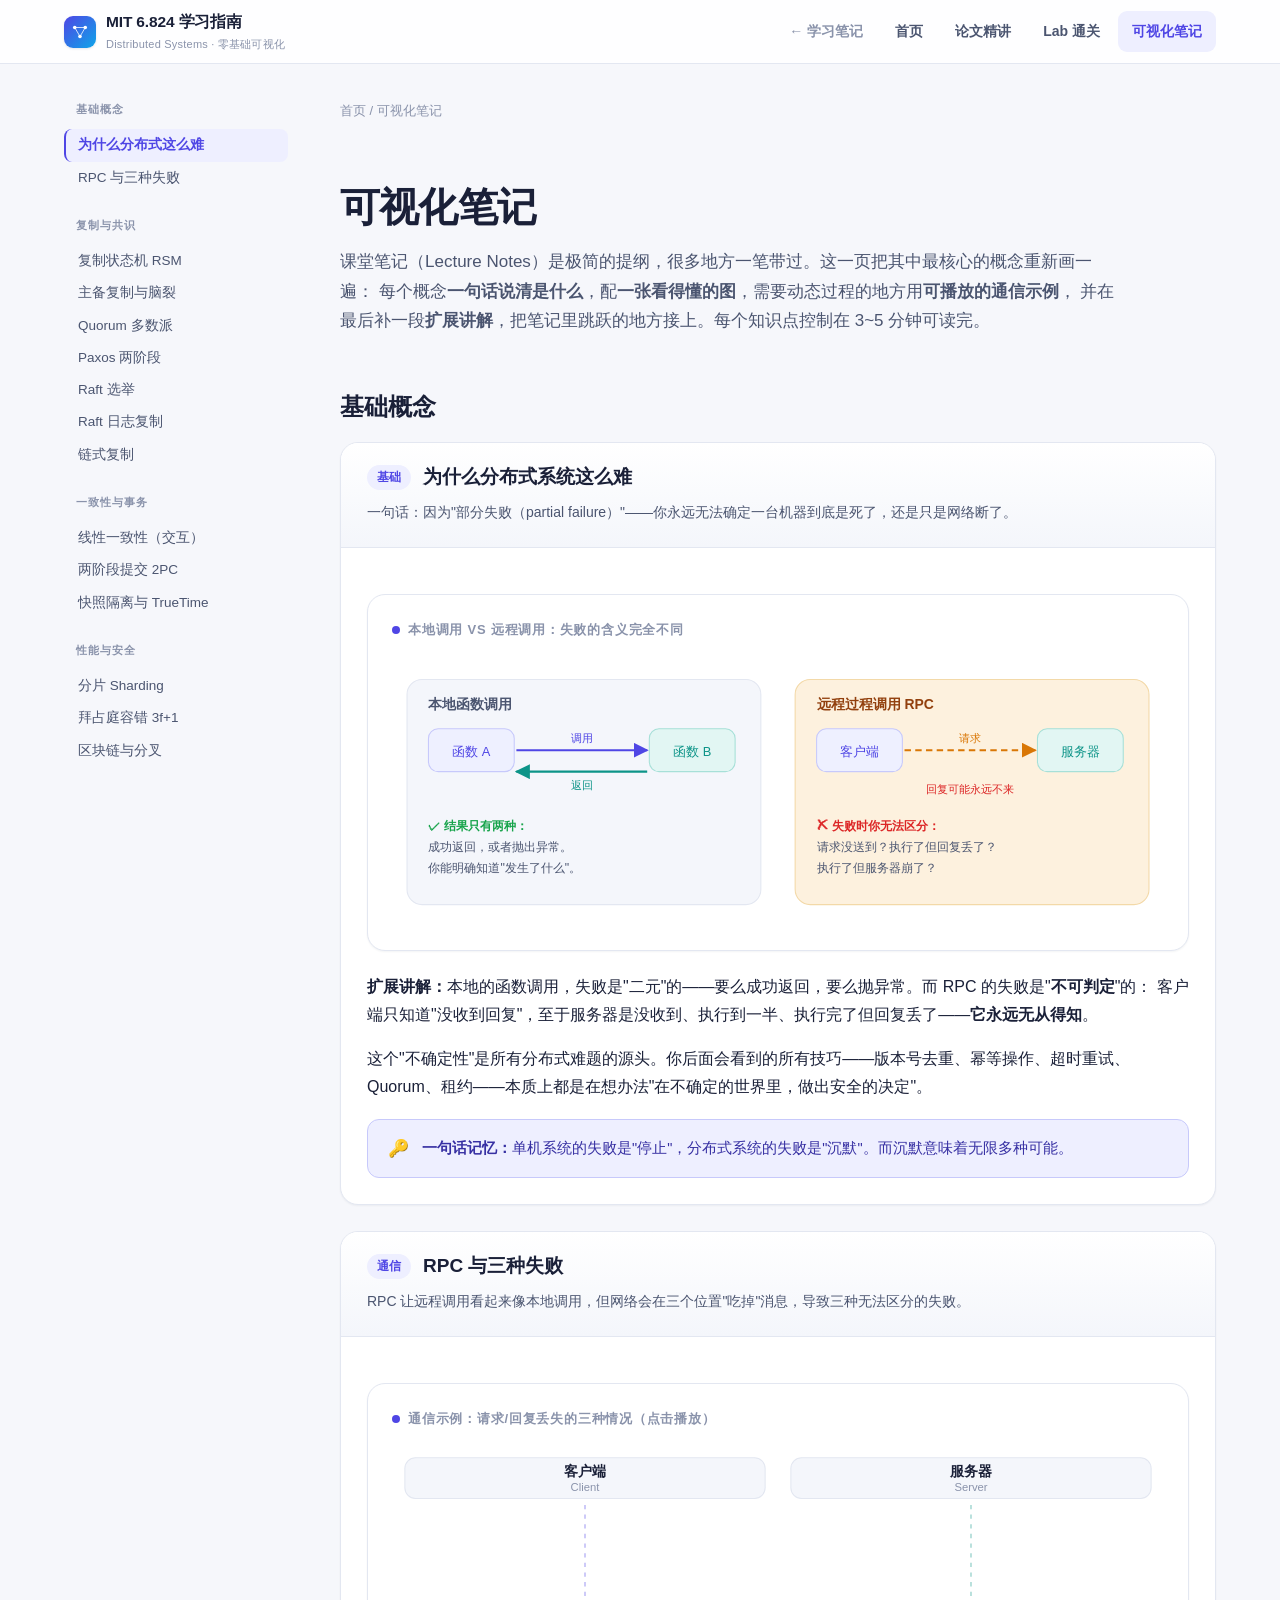
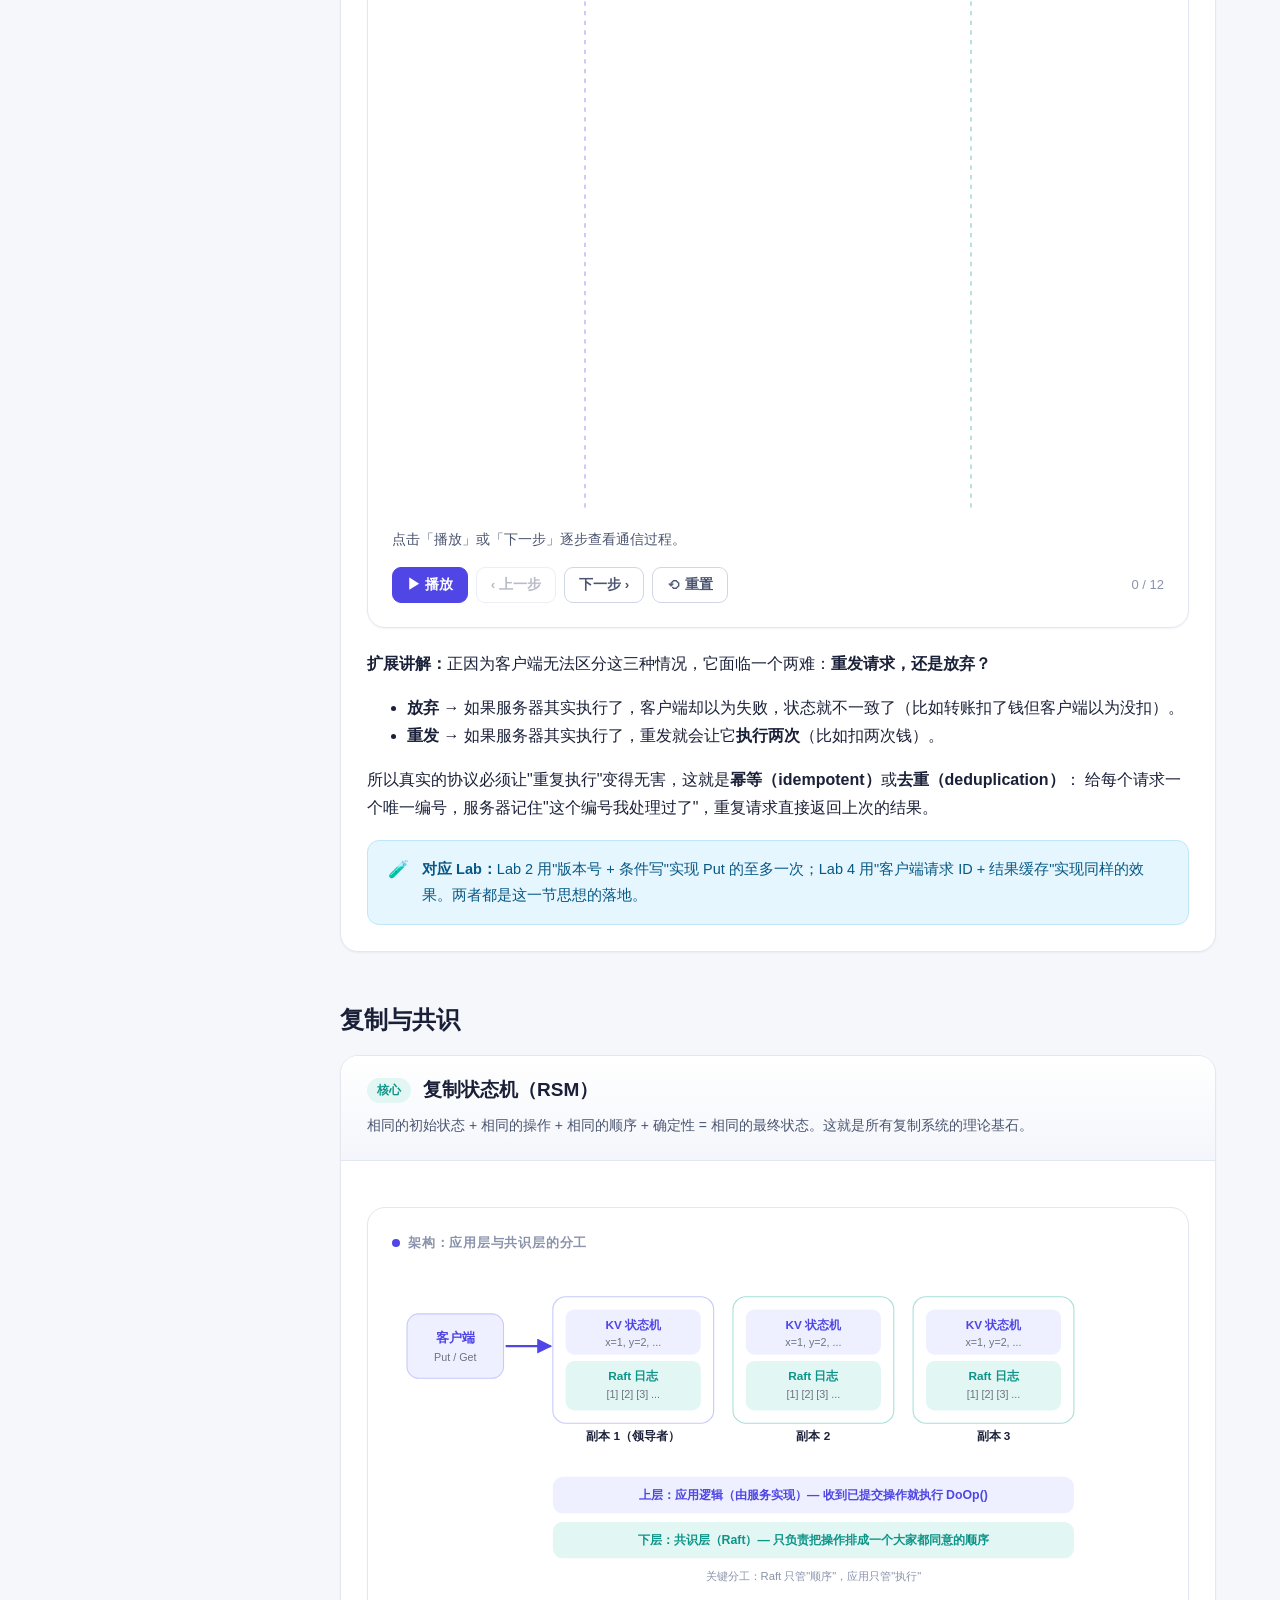
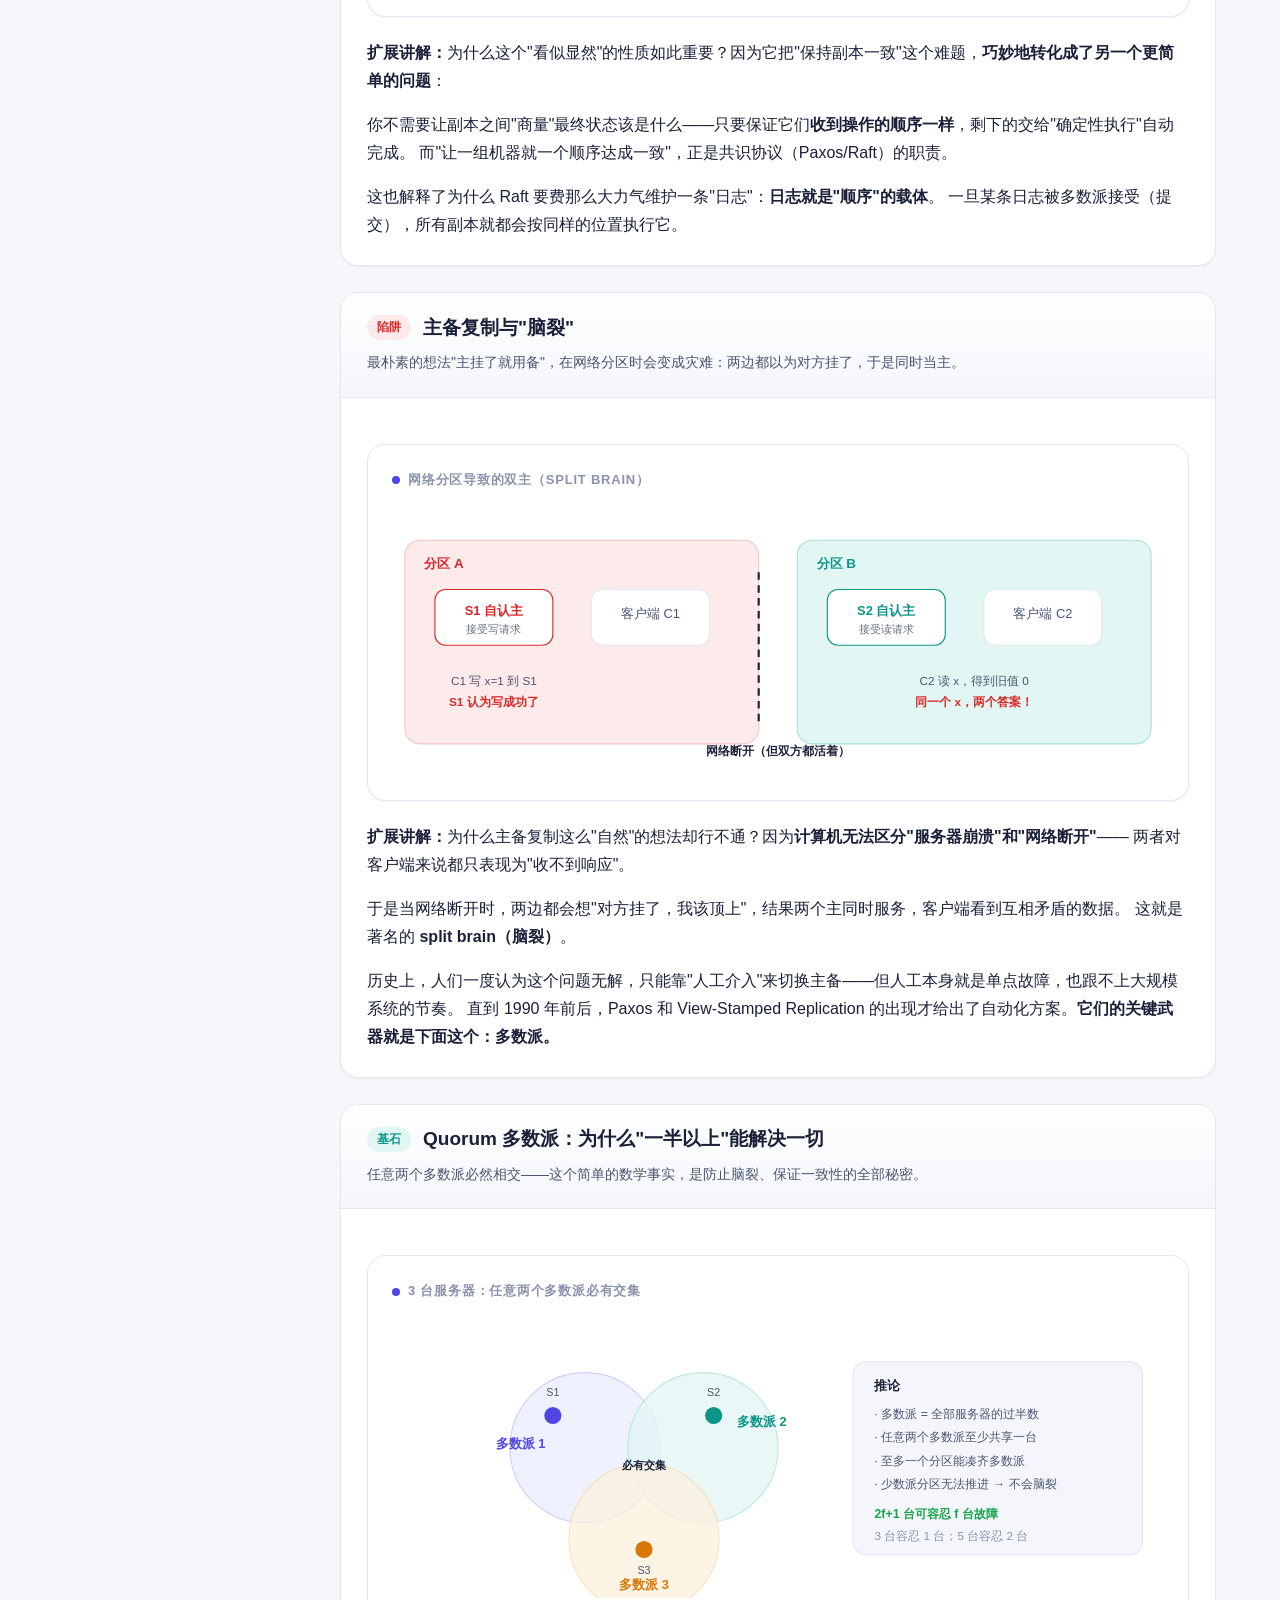
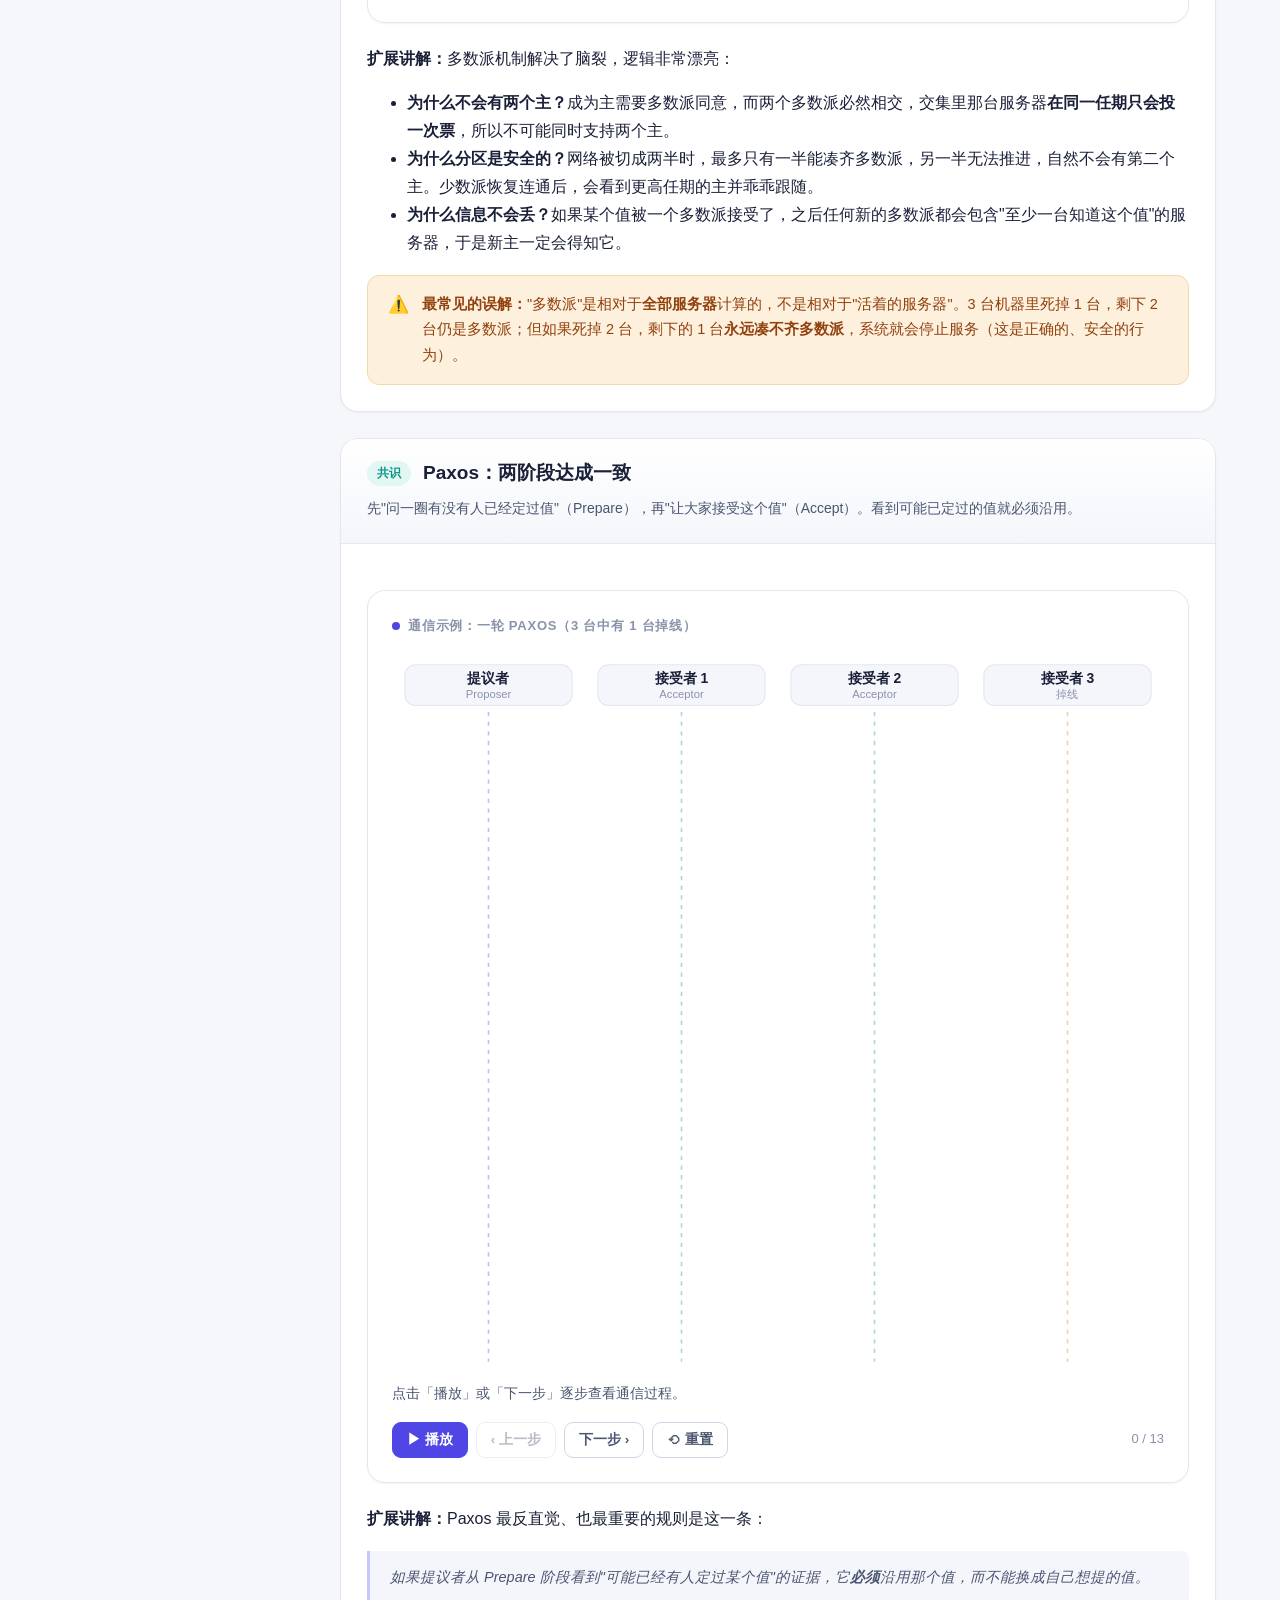
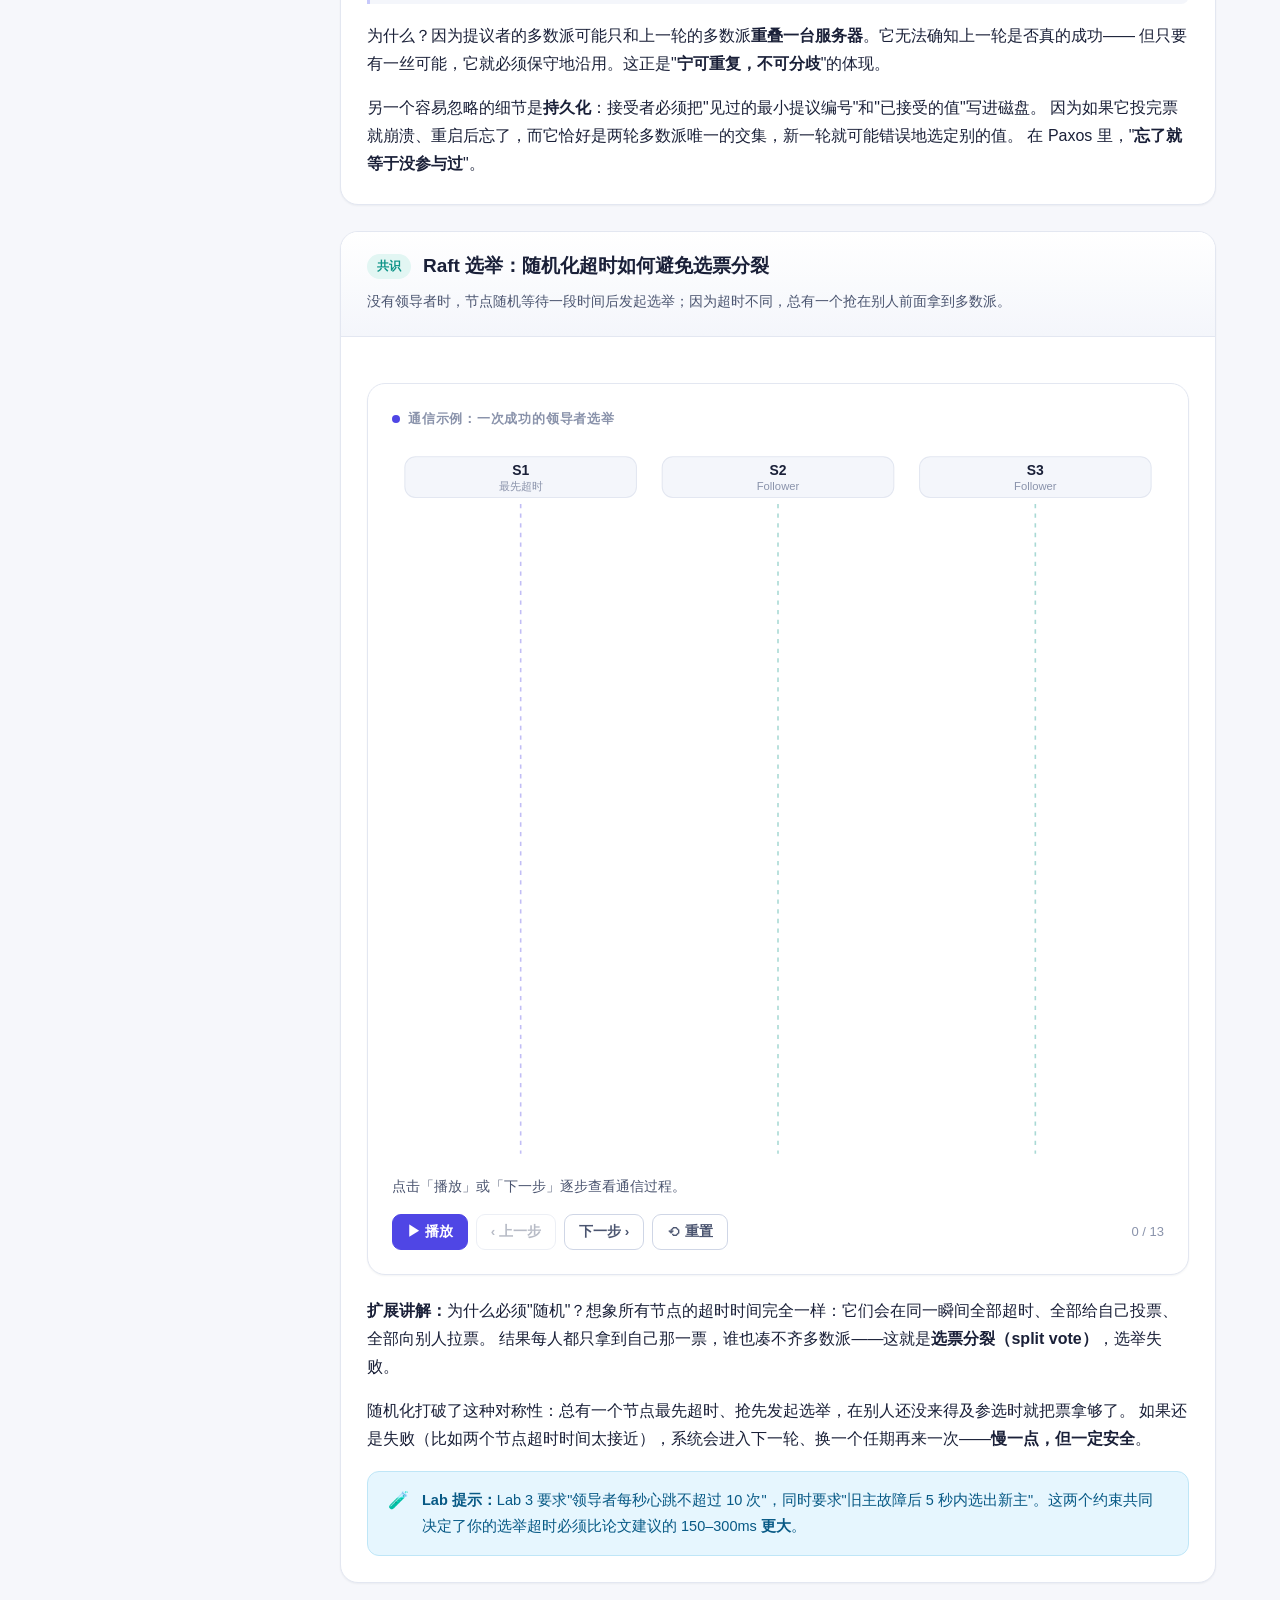
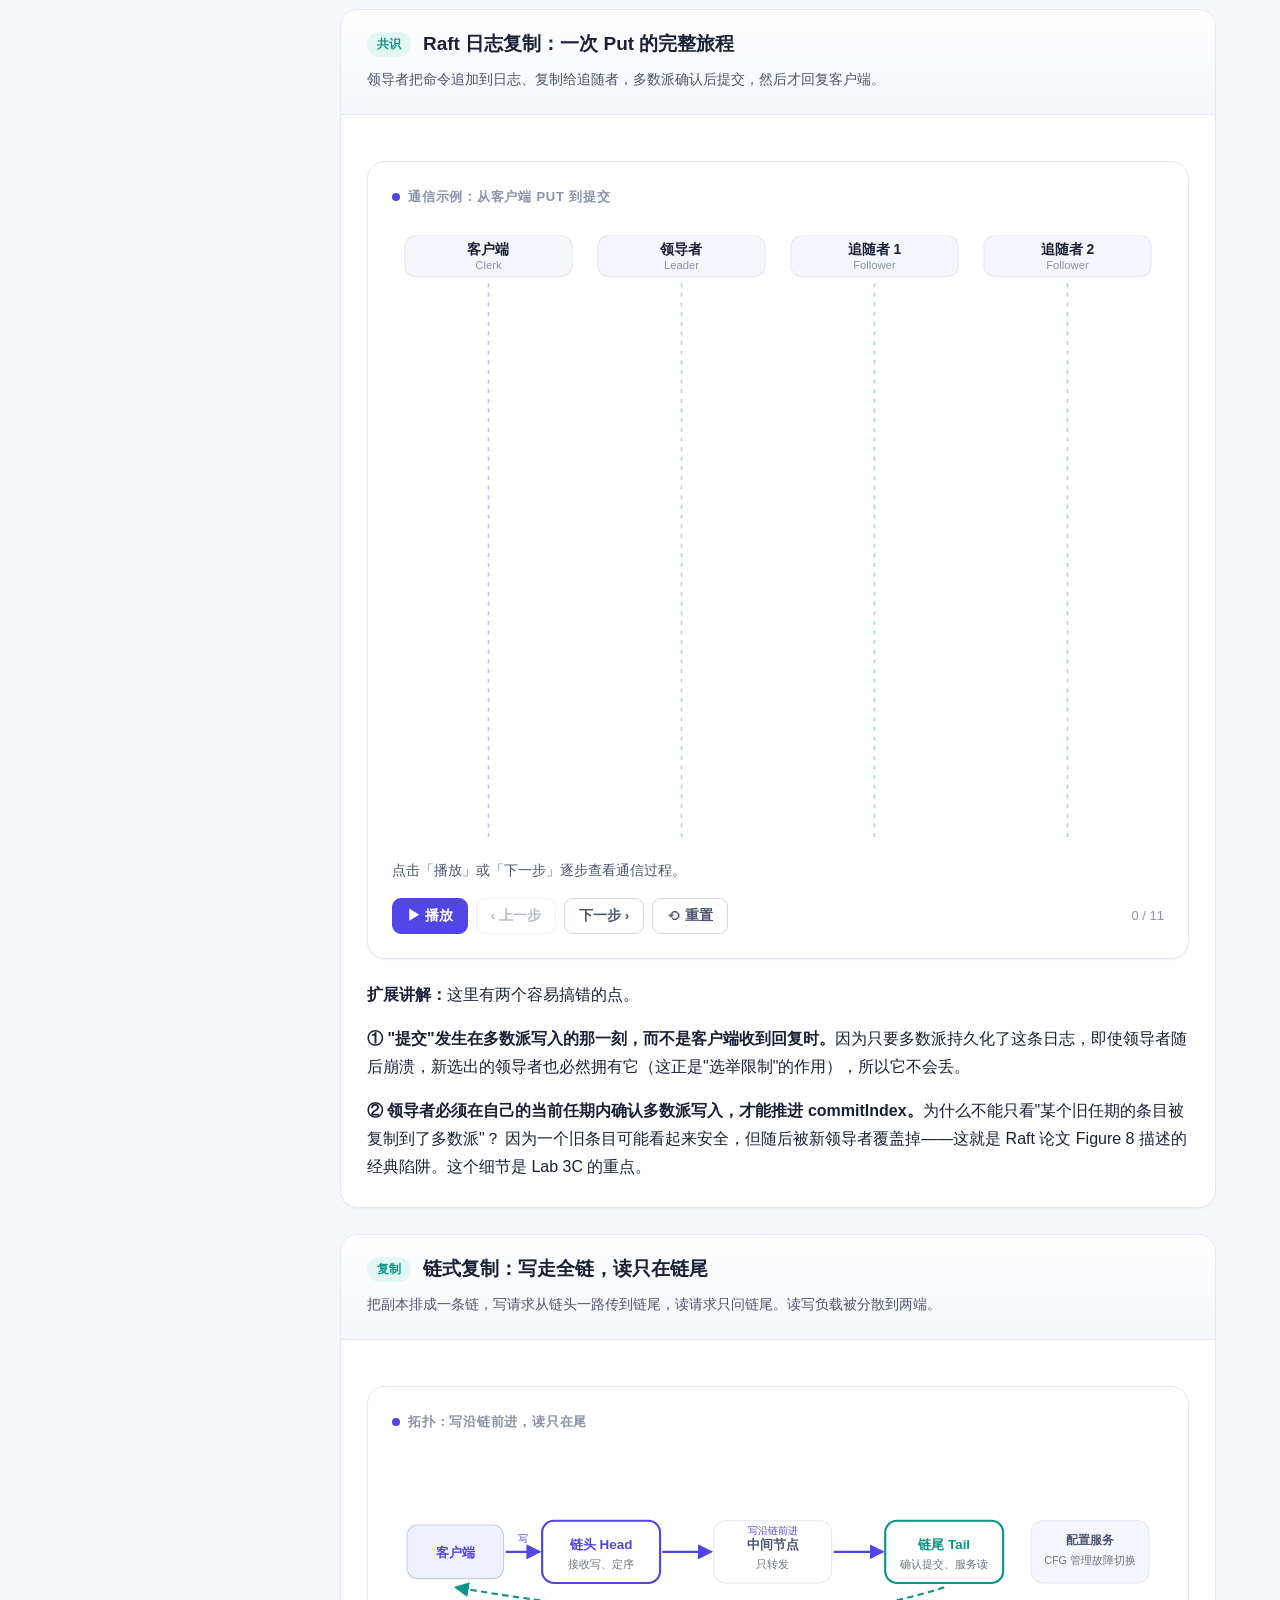
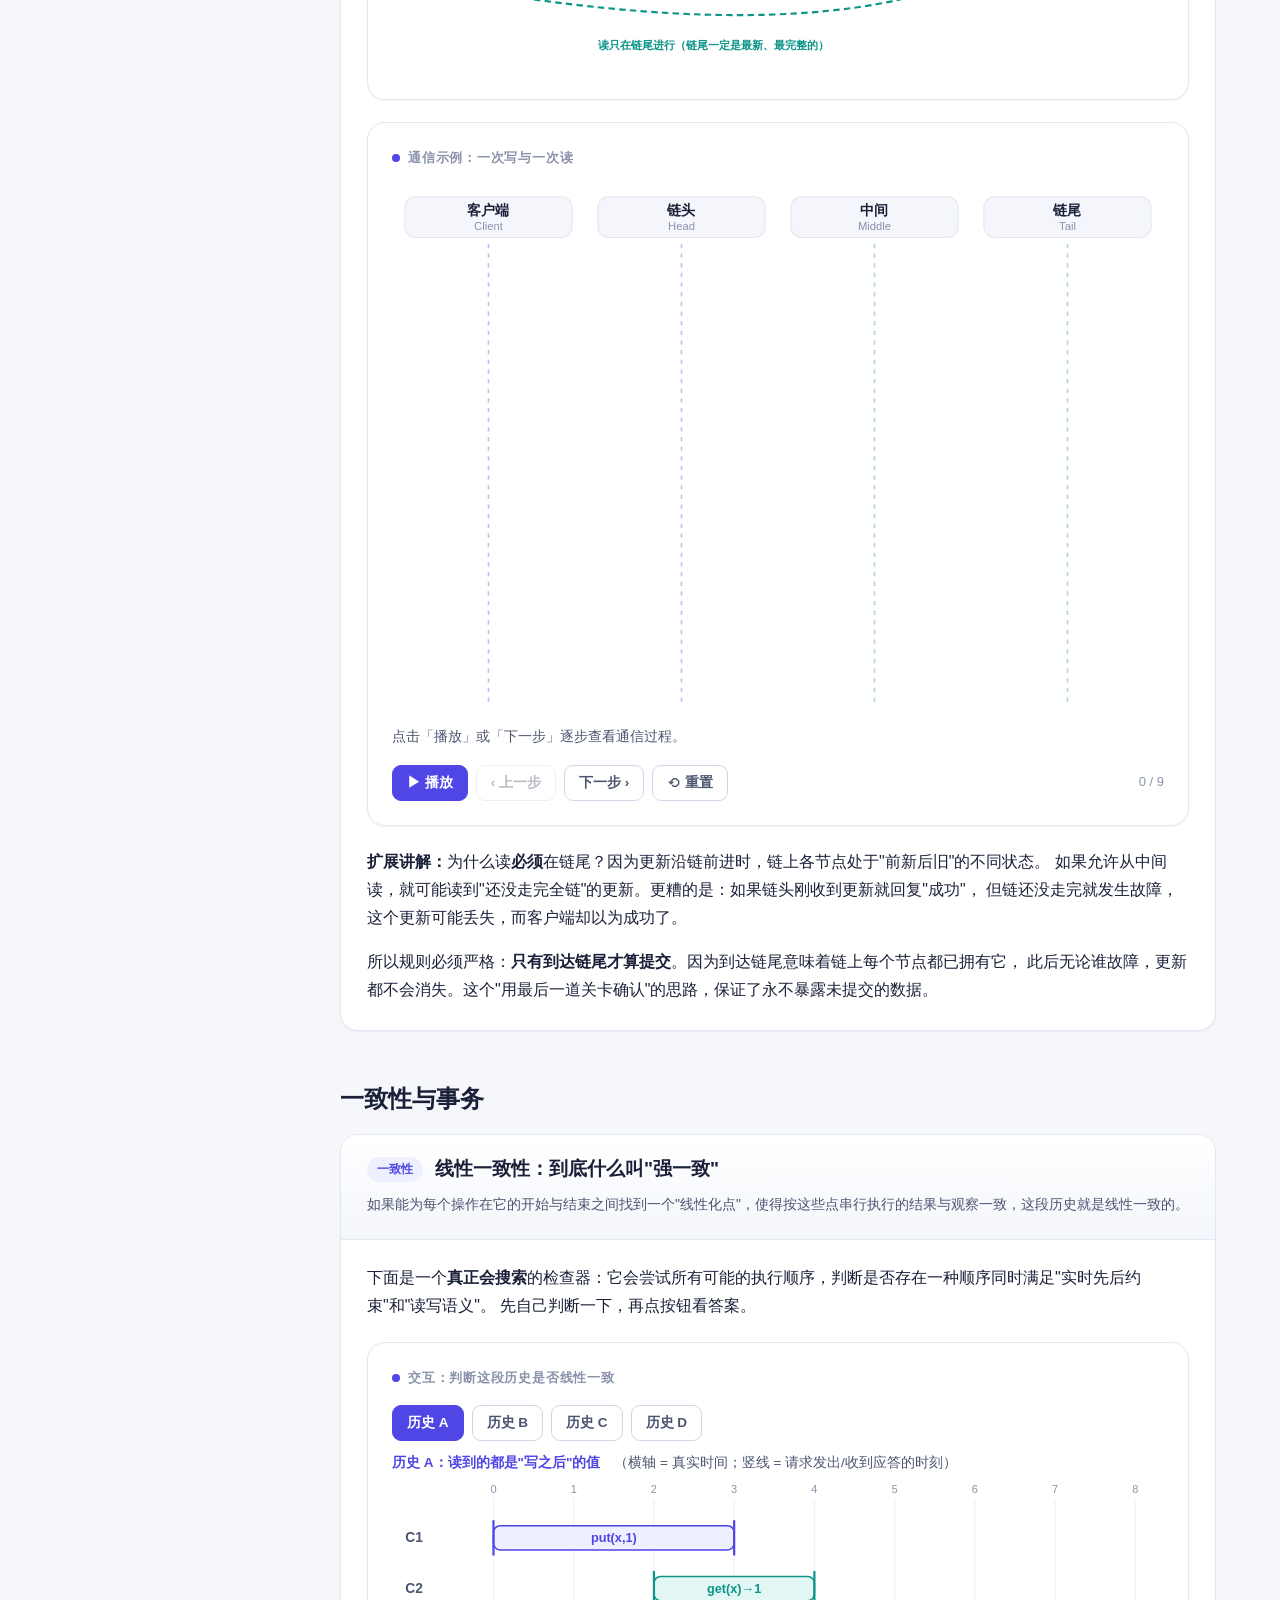
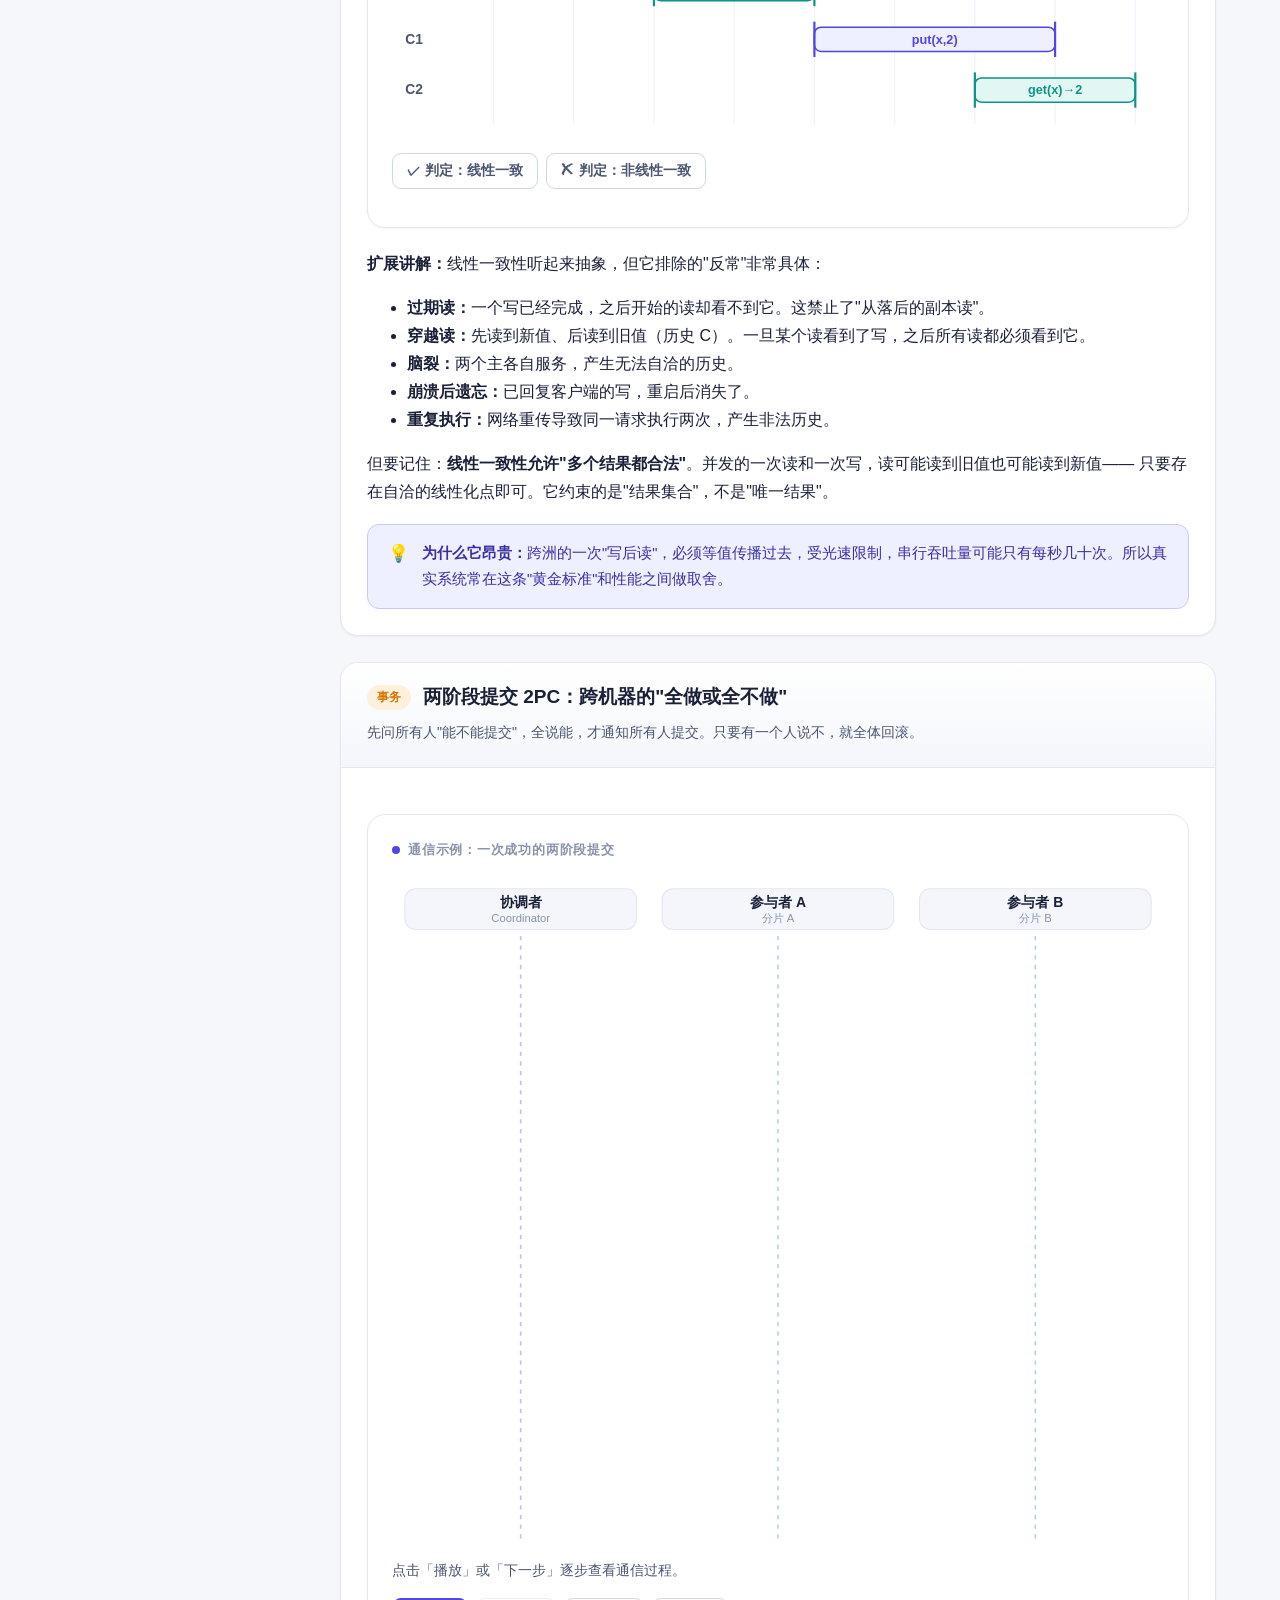
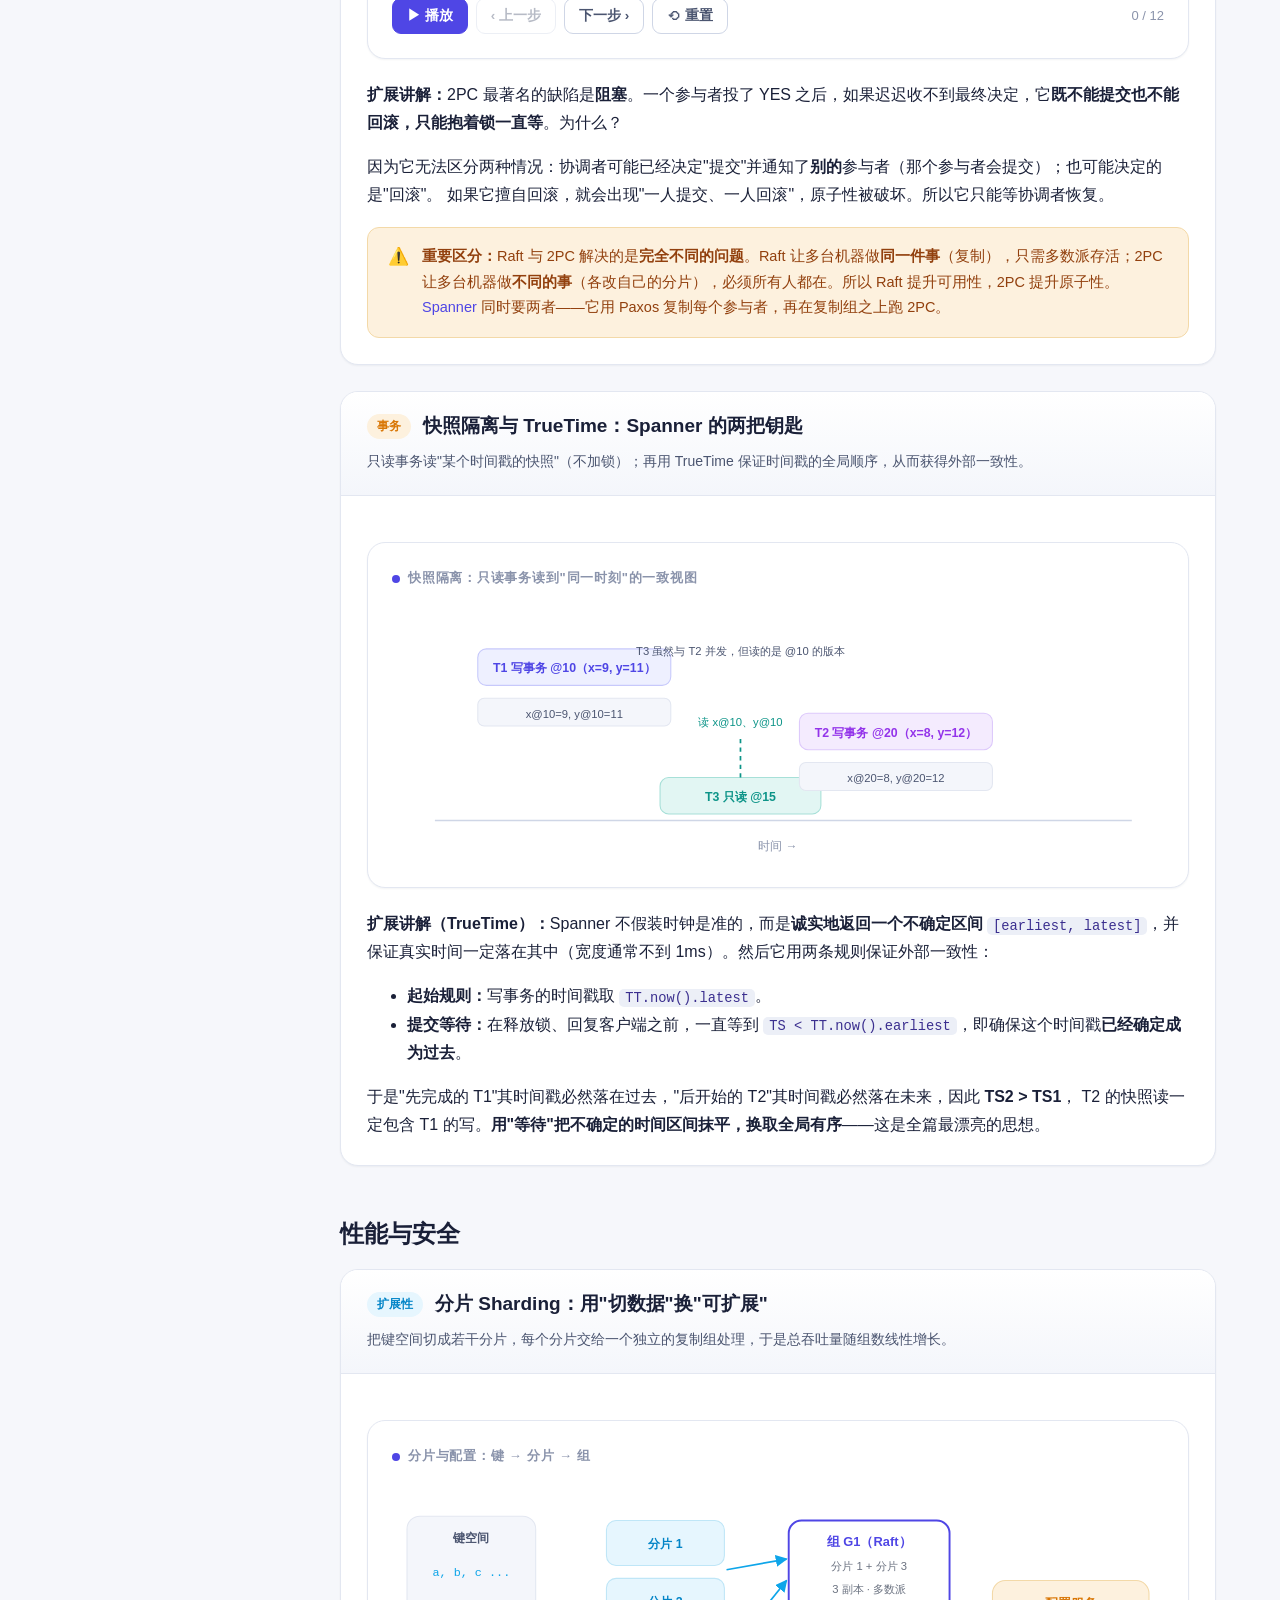
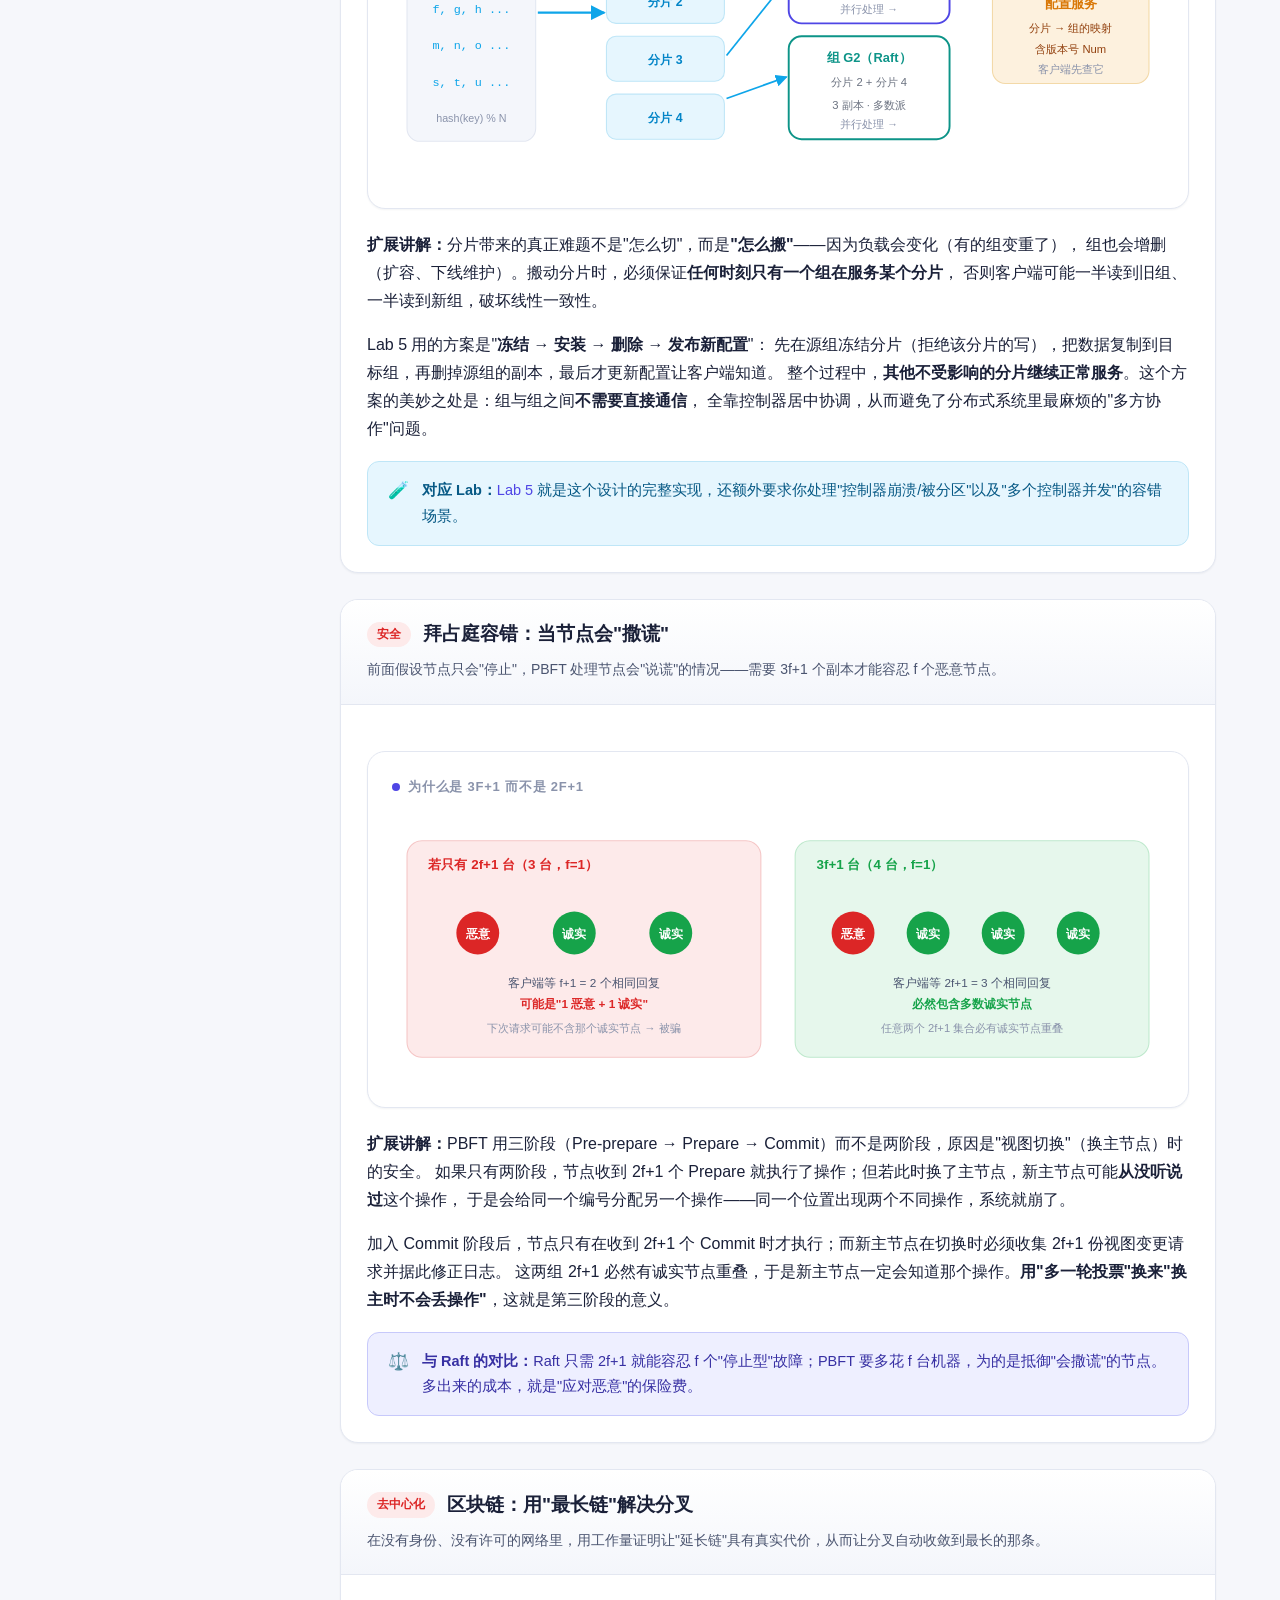
<file: notes/mit-6824-distributed-systems/notes.html>
<!DOCTYPE html>
<html lang="zh-CN">
<head>
<meta charset="UTF-8">
<meta name="viewport" content="width=device-width, initial-scale=1.0">
<title>可视化笔记 · MIT 6.824 学习指南</title>
<meta name="description" content="分布式系统核心概念的可视化讲解：通信示例动画、拓扑图、交互式线性一致性检查器。">
<link rel="stylesheet" href="assets/style.css">
</head>
<body>

<header class="nav">
  <div class="nav-inner">
    <a class="brand" href="index.html">
      <span class="logo"><svg width="18" height="18" viewBox="0 0 24 24" fill="none"><circle cx="5" cy="6" r="2.4" fill="#fff"/><circle cx="19" cy="6" r="2.4" fill="#fff"/><circle cx="12" cy="18" r="2.4" fill="#fff"/><path d="M5 6h14M5 6l7 12M19 6l-7 12" stroke="#fff" stroke-width="1.3" opacity=".8"/></svg></span>
      <span>MIT 6.824 学习指南<small>Distributed Systems · 零基础可视化</small></span>
    </a>
    <button class="nav-toggle" aria-label="菜单"><span></span><span></span><span></span></button>
    <nav class="nav-links">
      <a class="nav-back" href="../../index.html">← 学习笔记</a>
      <a href="index.html">首页</a>
      <a href="papers.html">论文精讲</a>
      <a href="labs.html">Lab 通关</a>
      <a href="notes.html">可视化笔记</a>
    </nav>
  </div>
</header>

<div class="layout">
  <aside class="sidebar">
    <div class="side-title">基础概念</div>
    <ul class="side-nav">
      <li><a href="#why">为什么分布式这么难</a></li>
      <li><a href="#rpc">RPC 与三种失败</a></li>
    </ul>
    <div class="side-title">复制与共识</div>
    <ul class="side-nav">
      <li><a href="#rsm">复制状态机 RSM</a></li>
      <li><a href="#splitbrain">主备复制与脑裂</a></li>
      <li><a href="#quorum">Quorum 多数派</a></li>
      <li><a href="#paxos">Paxos 两阶段</a></li>
      <li><a href="#raft-elect">Raft 选举</a></li>
      <li><a href="#raft-log">Raft 日志复制</a></li>
      <li><a href="#chain">链式复制</a></li>
    </ul>
    <div class="side-title">一致性与事务</div>
    <ul class="side-nav">
      <li><a href="#linz">线性一致性（交互）</a></li>
      <li><a href="#twopc">两阶段提交 2PC</a></li>
      <li><a href="#snapshot">快照隔离与 TrueTime</a></li>
    </ul>
    <div class="side-title">性能与安全</div>
    <ul class="side-nav">
      <li><a href="#sharding">分片 Sharding</a></li>
      <li><a href="#bft">拜占庭容错 3f+1</a></li>
      <li><a href="#fork">区块链与分叉</a></li>
    </ul>
  </aside>

  <main class="content">
    <div class="crumb"><a href="index.html">首页</a> / 可视化笔记</div>
    <div class="page-head">
      <h1>可视化笔记</h1>
      <p class="lede">课堂笔记（Lecture Notes）是极简的提纲，很多地方一笔带过。这一页把其中最核心的概念重新画一遍：
        每个概念<b>一句话说清是什么</b>，配<b>一张看得懂的图</b>，需要动态过程的地方用<b>可播放的通信示例</b>，
        并在最后补一段<b>扩展讲解</b>，把笔记里跳跃的地方接上。每个知识点控制在 3~5 分钟可读完。</p>
    </div>

    <!-- ================= 基础 ================= -->
    <h2 style="margin-top:30px">基础概念</h2>

    <!-- 为什么难 -->
    <article class="concept" id="why">
      <div class="concept-head">
        <div class="row"><span class="tag tag-indigo">基础</span><h3>为什么分布式系统这么难</h3></div>
        <p class="oneline">一句话：因为"部分失败（partial failure）"——你永远无法确定一台机器到底是死了，还是只是网络断了。</p>
      </div>
      <div class="concept-body">
        <div class="viz">
          <div class="viz-title"><span class="dot"></span>本地调用 vs 远程调用：失败的含义完全不同</div>
          <svg viewBox="0 0 720 250" role="img" aria-label="本地调用与远程调用的失败对比">
            <!-- 左：本地 -->
            <rect x="14" y="20" width="330" height="210" rx="14" fill="#f4f6fb" stroke="#e3e7f1"/>
            <text x="34" y="48" font-size="13" font-weight="800" fill="#4b5570">本地函数调用</text>
            <rect x="34" y="66" width="80" height="40" rx="9" fill="#eef0ff" stroke="#c7c9fb"/>
            <text x="74" y="91" text-anchor="middle" font-size="12" fill="#4f46e5">函数 A</text>
            <rect x="240" y="66" width="80" height="40" rx="9" fill="#e2f6f3" stroke="#a7e0d8"/>
            <text x="280" y="91" text-anchor="middle" font-size="12" fill="#0d9488">函数 B</text>
            <line x1="116" y1="86" x2="238" y2="86" stroke="#4f46e5" stroke-width="2" marker-end="url(#na)"/>
            <text x="177" y="78" text-anchor="middle" font-size="10.5" fill="#4f46e5">调用</text>
            <line x1="238" y1="106" x2="116" y2="106" stroke="#0d9488" stroke-width="2" marker-end="url(#nb)"/>
            <text x="177" y="122" text-anchor="middle" font-size="10.5" fill="#0d9488">返回</text>
            <text x="34" y="160" font-size="11.5" fill="#16a34a" font-weight="700">✓ 结果只有两种：</text>
            <text x="34" y="180" font-size="11.5" fill="#4b5570">成功返回，或者抛出异常。</text>
            <text x="34" y="200" font-size="11.5" fill="#4b5570">你能明确知道"发生了什么"。</text>
            <!-- 右：远程 -->
            <rect x="376" y="20" width="330" height="210" rx="14" fill="#fdf1de" stroke="#f3d9a8"/>
            <text x="396" y="48" font-size="13" font-weight="800" fill="#92400e">远程过程调用 RPC</text>
            <rect x="396" y="66" width="80" height="40" rx="9" fill="#eef0ff" stroke="#c7c9fb"/>
            <text x="436" y="91" text-anchor="middle" font-size="12" fill="#4f46e5">客户端</text>
            <rect x="602" y="66" width="80" height="40" rx="9" fill="#e2f6f3" stroke="#a7e0d8"/>
            <text x="642" y="91" text-anchor="middle" font-size="12" fill="#0d9488">服务器</text>
            <line x1="478" y1="86" x2="600" y2="86" stroke="#d97706" stroke-width="2" stroke-dasharray="6 4" marker-end="url(#nc)"/>
            <text x="539" y="78" text-anchor="middle" font-size="10.5" fill="#d97706">请求</text>
            <text x="539" y="126" text-anchor="middle" font-size="10.5" fill="#dc2626">回复可能永远不来</text>
            <text x="396" y="160" font-size="11.5" fill="#dc2626" font-weight="700">✗ 失败时你无法区分：</text>
            <text x="396" y="180" font-size="11.5" fill="#4b5570">请求没送到？执行了但回复丢了？</text>
            <text x="396" y="200" font-size="11.5" fill="#4b5570">执行了但服务器崩了？</text>
            <defs>
              <marker id="na" viewBox="0 0 10 10" refX="9" refY="5" markerWidth="7" markerHeight="7" orient="auto"><path d="M0,0 L10,5 L0,10 z" fill="#4f46e5"/></marker>
              <marker id="nb" viewBox="0 0 10 10" refX="9" refY="5" markerWidth="7" markerHeight="7" orient="auto"><path d="M0,0 L10,5 L0,10 z" fill="#0d9488"/></marker>
              <marker id="nc" viewBox="0 0 10 10" refX="9" refY="5" markerWidth="7" markerHeight="7" orient="auto"><path d="M0,0 L10,5 L0,10 z" fill="#d97706"/></marker>
            </defs>
          </svg>
        </div>
        <p><b>扩展讲解：</b>本地的函数调用，失败是"二元"的——要么成功返回，要么抛异常。而 RPC 的失败是"<b>不可判定</b>"的：
           客户端只知道"没收到回复"，至于服务器是没收到、执行到一半、执行完了但回复丢了——<b>它永远无从得知</b>。</p>
        <p>这个"不确定性"是所有分布式难题的源头。你后面会看到的所有技巧——版本号去重、幂等操作、超时重试、
           Quorum、租约——本质上都是在想办法"在不确定的世界里，做出安全的决定"。</p>
        <div class="note-box nb-key"><span class="nb-ic">🔑</span><div><p><strong>一句话记忆：</strong>单机系统的失败是"停止"，分布式系统的失败是"沉默"。而沉默意味着无限多种可能。</p></div></div>
      </div>
    </article>

    <!-- RPC -->
    <article class="concept" id="rpc">
      <div class="concept-head">
        <div class="row"><span class="tag tag-indigo">通信</span><h3>RPC 与三种失败</h3></div>
        <p class="oneline">RPC 让远程调用看起来像本地调用，但网络会在三个位置"吃掉"消息，导致三种无法区分的失败。</p>
      </div>
      <div class="concept-body">
        <div class="viz">
          <div class="viz-title"><span class="dot"></span>通信示例：请求/回复丢失的三种情况（点击播放）</div>
          <div data-seq='{"actors":[{"id":"C","label":"客户端","sub":"Client","color":"req"},{"id":"S","label":"服务器","sub":"Server","color":"res"}],"steps":[{"from":"C","to":"S","label":"请求 put(x,1)","kind":"req"},{"divider":"情况一：请求在路上丢了"},{"from":"C","to":"S","label":"请求丢失","kind":"loss","dashed":true},{"note":"服务器从未收到，什么也没发生","actor":"S"},{"divider":"情况二：回复在路上丢了"},{"from":"C","to":"S","label":"请求到达","kind":"req"},{"from":"S","to":"C","label":"回复 ok（丢失）","kind":"loss","dashed":true},{"note":"服务器执行了，但客户端不知道","actor":"C"},{"divider":"情况三：执行后崩溃"},{"from":"C","to":"S","label":"请求到达","kind":"req"},{"note":"执行完成，回复前崩溃","actor":"S"},{"note":"客户端同样只知道：没收到回复","actor":"C"}]}'></div>
        </div>
        <p><b>扩展讲解：</b>正因为客户端无法区分这三种情况，它面临一个两难：<b>重发请求，还是放弃？</b></p>
        <ul>
          <li><b>放弃</b> → 如果服务器其实执行了，客户端却以为失败，状态就不一致了（比如转账扣了钱但客户端以为没扣）。</li>
          <li><b>重发</b> → 如果服务器其实执行了，重发就会让它<b>执行两次</b>（比如扣两次钱）。</li>
        </ul>
        <p>所以真实的协议必须让"重复执行"变得无害，这就是<b>幂等（idempotent）</b>或<b>去重（deduplication）</b>：
           给每个请求一个唯一编号，服务器记住"这个编号我处理过了"，重复请求直接返回上次的结果。</p>
        <div class="note-box nb-info"><span class="nb-ic">🧪</span><div><p><strong>对应 Lab：</strong>Lab 2 用"版本号 + 条件写"实现 Put 的至多一次；Lab 4 用"客户端请求 ID + 结果缓存"实现同样的效果。两者都是这一节思想的落地。</p></div></div>
      </div>
    </article>

    <!-- ================= 复制与共识 ================= -->
    <h2 style="margin-top:52px">复制与共识</h2>

    <!-- RSM -->
    <article class="concept" id="rsm">
      <div class="concept-head">
        <div class="row"><span class="tag tag-teal">核心</span><h3>复制状态机（RSM）</h3></div>
        <p class="oneline">相同的初始状态 + 相同的操作 + 相同的顺序 + 确定性 = 相同的最终状态。这就是所有复制系统的理论基石。</p>
      </div>
      <div class="concept-body">
        <div class="viz">
          <div class="viz-title"><span class="dot"></span>架构：应用层与共识层的分工</div>
          <svg viewBox="0 0 720 300" role="img" aria-label="复制状态机分层架构">
            <!-- clients -->
            <rect x="14" y="40" width="90" height="60" rx="11" fill="#eef0ff" stroke="#c7c9fb"/>
            <text x="59" y="66" text-anchor="middle" font-size="12" font-weight="700" fill="#4f46e5">客户端</text>
            <text x="59" y="84" text-anchor="middle" font-size="10" fill="#6b7280">Put / Get</text>
            <!-- replicas -->
            <g>
              <rect x="150" y="24" width="150" height="118" rx="12" fill="#fff" stroke="#c7c9fb"/>
              <rect x="162" y="36" width="126" height="42" rx="8" fill="#eef0ff"/>
              <text x="225" y="54" text-anchor="middle" font-size="11" font-weight="700" fill="#4f46e5">KV 状态机</text>
              <text x="225" y="70" text-anchor="middle" font-size="10" fill="#6b7280">x=1, y=2, ...</text>
              <rect x="162" y="84" width="126" height="46" rx="8" fill="#e2f6f3"/>
              <text x="225" y="102" text-anchor="middle" font-size="11" font-weight="700" fill="#0d9488">Raft 日志</text>
              <text x="225" y="118" text-anchor="middle" font-size="10" fill="#6b7280">[1] [2] [3] ...</text>
              <text x="225" y="158" text-anchor="middle" font-size="11" font-weight="700" fill="#1a2038">副本 1（领导者）</text>
            </g>
            <g>
              <rect x="318" y="24" width="150" height="118" rx="12" fill="#fff" stroke="#a7e0d8"/>
              <rect x="330" y="36" width="126" height="42" rx="8" fill="#eef0ff"/>
              <text x="393" y="54" text-anchor="middle" font-size="11" font-weight="700" fill="#4f46e5">KV 状态机</text>
              <text x="393" y="70" text-anchor="middle" font-size="10" fill="#6b7280">x=1, y=2, ...</text>
              <rect x="330" y="84" width="126" height="46" rx="8" fill="#e2f6f3"/>
              <text x="393" y="102" text-anchor="middle" font-size="11" font-weight="700" fill="#0d9488">Raft 日志</text>
              <text x="393" y="118" text-anchor="middle" font-size="10" fill="#6b7280">[1] [2] [3] ...</text>
              <text x="393" y="158" text-anchor="middle" font-size="11" font-weight="700" fill="#1a2038">副本 2</text>
            </g>
            <g>
              <rect x="486" y="24" width="150" height="118" rx="12" fill="#fff" stroke="#a7e0d8"/>
              <rect x="498" y="36" width="126" height="42" rx="8" fill="#eef0ff"/>
              <text x="561" y="54" text-anchor="middle" font-size="11" font-weight="700" fill="#4f46e5">KV 状态机</text>
              <text x="561" y="70" text-anchor="middle" font-size="10" fill="#6b7280">x=1, y=2, ...</text>
              <rect x="498" y="84" width="126" height="46" rx="8" fill="#e2f6f3"/>
              <text x="561" y="102" text-anchor="middle" font-size="11" font-weight="700" fill="#0d9488">Raft 日志</text>
              <text x="561" y="118" text-anchor="middle" font-size="10" fill="#6b7280">[1] [2] [3] ...</text>
              <text x="561" y="158" text-anchor="middle" font-size="11" font-weight="700" fill="#1a2038">副本 3</text>
            </g>
            <line x1="106" y1="70" x2="148" y2="70" stroke="#4f46e5" stroke-width="2" marker-end="url(#rsma)"/>
            <defs><marker id="rsma" viewBox="0 0 10 10" refX="9" refY="5" markerWidth="7" markerHeight="7" orient="auto"><path d="M0,0 L10,5 L0,10 z" fill="#4f46e5"/></marker></defs>
            <!-- 分层说明 -->
            <rect x="150" y="192" width="486" height="34" rx="9" fill="#eef0ff"/>
            <text x="393" y="213" text-anchor="middle" font-size="11.5" fill="#4f46e5" font-weight="700">上层：应用逻辑（由服务实现）— 收到已提交操作就执行 DoOp()</text>
            <rect x="150" y="234" width="486" height="34" rx="9" fill="#e2f6f3"/>
            <text x="393" y="255" text-anchor="middle" font-size="11.5" fill="#0d9488" font-weight="700">下层：共识层（Raft）— 只负责把操作排成一个大家都同意的顺序</text>
            <text x="393" y="288" text-anchor="middle" font-size="10.5" fill="#8a93ab">关键分工：Raft 只管"顺序"，应用只管"执行"</text>
          </svg>
        </div>
        <p><b>扩展讲解：</b>为什么这个"看似显然"的性质如此重要？因为它把"保持副本一致"这个难题，<b>巧妙地转化成了另一个更简单的问题</b>：</p>
        <p>你不需要让副本之间"商量"最终状态该是什么——只要保证它们<b>收到操作的顺序一样</b>，剩下的交给"确定性执行"自动完成。
           而"让一组机器就一个顺序达成一致"，正是共识协议（Paxos/Raft）的职责。</p>
        <p>这也解释了为什么 Raft 要费那么大力气维护一条"日志"：<b>日志就是"顺序"的载体</b>。
           一旦某条日志被多数派接受（提交），所有副本就都会按同样的位置执行它。</p>
      </div>
    </article>

    <!-- 脑裂 -->
    <article class="concept" id="splitbrain">
      <div class="concept-head">
        <div class="row"><span class="tag tag-red">陷阱</span><h3>主备复制与"脑裂"</h3></div>
        <p class="oneline">最朴素的想法"主挂了就用备"，在网络分区时会变成灾难：两边都以为对方挂了，于是同时当主。</p>
      </div>
      <div class="concept-body">
        <div class="viz">
          <div class="viz-title"><span class="dot"></span>网络分区导致的双主（split brain）</div>
          <svg viewBox="0 0 720 250" role="img" aria-label="脑裂示意图">
            <rect x="12" y="30" width="330" height="190" rx="14" fill="#fdeaea" stroke="#f5c6c6"/>
            <text x="30" y="56" font-size="12.5" font-weight="800" fill="#dc2626">分区 A</text>
            <rect x="40" y="76" width="110" height="52" rx="10" fill="#fff" stroke="#dc2626"/>
            <text x="95" y="100" text-anchor="middle" font-size="12" font-weight="700" fill="#dc2626">S1 自认主</text>
            <text x="95" y="117" text-anchor="middle" font-size="10" fill="#6b7280">接受写请求</text>
            <rect x="186" y="76" width="110" height="52" rx="10" fill="#fff" stroke="#e3e7f1"/>
            <text x="241" y="103" text-anchor="middle" font-size="12" fill="#4b5570">客户端 C1</text>
            <text x="95" y="165" text-anchor="middle" font-size="11" fill="#4b5570">C1 写 x=1 到 S1</text>
            <text x="95" y="185" text-anchor="middle" font-size="11" fill="#dc2626" font-weight="700">S1 认为写成功了</text>

            <rect x="378" y="30" width="330" height="190" rx="14" fill="#e2f6f3" stroke="#a7e0d8"/>
            <text x="396" y="56" font-size="12.5" font-weight="800" fill="#0d9488">分区 B</text>
            <rect x="406" y="76" width="110" height="52" rx="10" fill="#fff" stroke="#0d9488"/>
            <text x="461" y="100" text-anchor="middle" font-size="12" font-weight="700" fill="#0d9488">S2 自认主</text>
            <text x="461" y="117" text-anchor="middle" font-size="10" fill="#6b7280">接受读请求</text>
            <rect x="552" y="76" width="110" height="52" rx="10" fill="#fff" stroke="#e3e7f1"/>
            <text x="607" y="103" text-anchor="middle" font-size="12" fill="#4b5570">客户端 C2</text>
            <text x="543" y="165" text-anchor="middle" font-size="11" fill="#4b5570">C2 读 x，得到旧值 0</text>
            <text x="543" y="185" text-anchor="middle" font-size="11" fill="#dc2626" font-weight="700">同一个 x，两个答案！</text>

            <line x1="342" y1="60" x2="342" y2="200" stroke="#1a2038" stroke-width="2" stroke-dasharray="7 5"/>
            <text x="360" y="230" text-anchor="middle" font-size="11" fill="#1a2038" font-weight="700">网络断开（但双方都活着）</text>
          </svg>
        </div>
        <p><b>扩展讲解：</b>为什么主备复制这么"自然"的想法却行不通？因为<b>计算机无法区分"服务器崩溃"和"网络断开"</b>——
           两者对客户端来说都只表现为"收不到响应"。</p>
        <p>于是当网络断开时，两边都会想"对方挂了，我该顶上"，结果两个主同时服务，客户端看到互相矛盾的数据。
           这就是著名的 <b>split brain（脑裂）</b>。</p>
        <p>历史上，人们一度认为这个问题无解，只能靠"人工介入"来切换主备——但人工本身就是单点故障，也跟不上大规模系统的节奏。
           直到 1990 年前后，Paxos 和 View-Stamped Replication 的出现才给出了自动化方案。<b>它们的关键武器就是下面这个：多数派。</b></p>
      </div>
    </article>

    <!-- Quorum -->
    <article class="concept" id="quorum">
      <div class="concept-head">
        <div class="row"><span class="tag tag-teal">基石</span><h3>Quorum 多数派：为什么"一半以上"能解决一切</h3></div>
        <p class="oneline">任意两个多数派必然相交——这个简单的数学事实，是防止脑裂、保证一致性的全部秘密。</p>
      </div>
      <div class="concept-body">
        <div class="viz">
          <div class="viz-title"><span class="dot"></span>3 台服务器：任意两个多数派必有交集</div>
          <svg viewBox="0 0 720 260" role="img" aria-label="多数派交集示意">
            <!-- 分区示意 -->
            <circle cx="180" cy="120" r="70" fill="#eef0ff" stroke="#c7c9fb" opacity=".9"/>
            <circle cx="290" cy="120" r="70" fill="#e2f6f3" stroke="#a7e0d8" opacity=".75"/>
            <circle cx="235" cy="205" r="70" fill="#fdf1de" stroke="#f3d9a8" opacity=".75"/>
            <text x="120" y="120" text-anchor="middle" font-size="12" font-weight="700" fill="#4f46e5">多数派 1</text>
            <text x="345" y="100" text-anchor="middle" font-size="12" font-weight="700" fill="#0d9488">多数派 2</text>
            <text x="235" y="252" text-anchor="middle" font-size="12" font-weight="700" fill="#d97706">多数派 3</text>
            <text x="235" y="140" text-anchor="middle" font-size="10.5" fill="#1a2038" font-weight="700">必有交集</text>
            <!-- 服务器点 -->
            <circle cx="150" cy="90" r="8" fill="#4f46e5"/><text x="150" y="72" text-anchor="middle" font-size="10" fill="#4b5570">S1</text>
            <circle cx="300" cy="90" r="8" fill="#0d9488"/><text x="300" y="72" text-anchor="middle" font-size="10" fill="#4b5570">S2</text>
            <circle cx="235" cy="215" r="8" fill="#d97706"/><text x="235" y="238" text-anchor="middle" font-size="10" fill="#4b5570">S3</text>

            <!-- 右侧说明 -->
            <rect x="430" y="40" width="270" height="180" rx="12" fill="#f4f6fb" stroke="#e3e7f1"/>
            <text x="450" y="66" font-size="12" font-weight="800" fill="#1a2038">推论</text>
            <text x="450" y="92" font-size="11.5" fill="#4b5570">· 多数派 = 全部服务器的过半数</text>
            <text x="450" y="114" font-size="11.5" fill="#4b5570">· 任意两个多数派至少共享一台</text>
            <text x="450" y="136" font-size="11.5" fill="#4b5570">· 至多一个分区能凑齐多数派</text>
            <text x="450" y="158" font-size="11.5" fill="#4b5570">· 少数派分区无法推进 → 不会脑裂</text>
            <text x="450" y="186" font-size="11.5" fill="#16a34a" font-weight="700">2f+1 台可容忍 f 台故障</text>
            <text x="450" y="206" font-size="11" fill="#8a93ab">3 台容忍 1 台；5 台容忍 2 台</text>
          </svg>
        </div>
        <p><b>扩展讲解：</b>多数派机制解决了脑裂，逻辑非常漂亮：</p>
        <ul>
          <li><b>为什么不会有两个主？</b>成为主需要多数派同意，而两个多数派必然相交，交集里那台服务器<b>在同一任期只会投一次票</b>，所以不可能同时支持两个主。</li>
          <li><b>为什么分区是安全的？</b>网络被切成两半时，最多只有一半能凑齐多数派，另一半无法推进，自然不会有第二个主。少数派恢复连通后，会看到更高任期的主并乖乖跟随。</li>
          <li><b>为什么信息不会丢？</b>如果某个值被一个多数派接受了，之后任何新的多数派都会包含"至少一台知道这个值"的服务器，于是新主一定会得知它。</li>
        </ul>
        <div class="note-box nb-warn"><span class="nb-ic">⚠️</span><div><p><strong>最常见的误解：</strong>"多数派"是相对于<b>全部服务器</b>计算的，不是相对于"活着的服务器"。3 台机器里死掉 1 台，剩下 2 台仍是多数派；但如果死掉 2 台，剩下的 1 台<b>永远凑不齐多数派</b>，系统就会停止服务（这是正确的、安全的行为）。</p></div></div>
      </div>
    </article>

    <!-- Paxos -->
    <article class="concept" id="paxos">
      <div class="concept-head">
        <div class="row"><span class="tag tag-teal">共识</span><h3>Paxos：两阶段达成一致</h3></div>
        <p class="oneline">先"问一圈有没有人已经定过值"（Prepare），再"让大家接受这个值"（Accept）。看到可能已定过的值就必须沿用。</p>
      </div>
      <div class="concept-body">
        <div class="viz">
          <div class="viz-title"><span class="dot"></span>通信示例：一轮 Paxos（3 台中有 1 台掉线）</div>
          <div data-seq='{"actors":[{"id":"P","label":"提议者","sub":"Proposer","color":"req"},{"id":"A1","label":"接受者 1","sub":"Acceptor","color":"res"},{"id":"A2","label":"接受者 2","sub":"Acceptor","color":"res"},{"id":"A3","label":"接受者 3","sub":"掉线","color":"warn"}],"steps":[{"divider":"阶段一：Prepare —— 询问是否已有约定"},{"from":"P","to":"A1","label":"prepare(n=5)","kind":"req"},{"from":"P","to":"A2","label":"prepare(n=5)","kind":"req"},{"from":"P","to":"A3","label":"prepare(n=5)","kind":"loss","dashed":true},{"from":"A1","to":"P","label":"prepare_ok（还没定过）","kind":"res"},{"from":"A2","to":"P","label":"prepare_ok（还没定过）","kind":"res"},{"note":"A3 掉线，但 2/3 已是多数派","actor":"A3"},{"divider":"阶段二：Accept —— 让多数派接受这个值"},{"from":"P","to":"A1","label":"accept(n=5, v=A)","kind":"req"},{"from":"P","to":"A2","label":"accept(n=5, v=A)","kind":"req"},{"from":"A1","to":"P","label":"accept_ok","kind":"res"},{"from":"A2","to":"P","label":"accept_ok","kind":"res"},{"note":"多数派已接受 → 值 A 被选定","actor":"P"}]}'></div>
        </div>
        <p><b>扩展讲解：</b>Paxos 最反直觉、也最重要的规则是这一条：</p>
        <div class="quote">如果提议者从 Prepare 阶段看到"可能已经有人定过某个值"的证据，它<b>必须</b>沿用那个值，而不能换成自己想提的值。</div>
        <p>为什么？因为提议者的多数派可能只和上一轮的多数派<b>重叠一台服务器</b>。它无法确知上一轮是否真的成功——
           但只要有一丝可能，它就必须保守地沿用。这正是"<b>宁可重复，不可分歧</b>"的体现。</p>
        <p>另一个容易忽略的细节是<b>持久化</b>：接受者必须把"见过的最小提议编号"和"已接受的值"写进磁盘。
           因为如果它投完票就崩溃、重启后忘了，而它恰好是两轮多数派唯一的交集，新一轮就可能错误地选定别的值。
           在 Paxos 里，"<b>忘了就等于没参与过</b>"。</p>
      </div>
    </article>

    <!-- Raft 选举 -->
    <article class="concept" id="raft-elect">
      <div class="concept-head">
        <div class="row"><span class="tag tag-teal">共识</span><h3>Raft 选举：随机化超时如何避免选票分裂</h3></div>
        <p class="oneline">没有领导者时，节点随机等待一段时间后发起选举；因为超时不同，总有一个抢在别人前面拿到多数派。</p>
      </div>
      <div class="concept-body">
        <div class="viz">
          <div class="viz-title"><span class="dot"></span>通信示例：一次成功的领导者选举</div>
          <div data-seq='{"actors":[{"id":"S1","label":"S1","sub":"最先超时","color":"req"},{"id":"S2","label":"S2","sub":"Follower","color":"res"},{"id":"S3","label":"S3","sub":"Follower","color":"res"}],"steps":[{"divider":"1. 领导者失联，选举超时到期"},{"note":"S1 最先超时（随机最短）","actor":"S1"},{"note":"S2 稍晚","actor":"S2"},{"note":"S3 更晚","actor":"S3"},{"divider":"2. S1 自增任期并拉票"},{"from":"S1","to":"S2","label":"RequestVote(term=2)","kind":"vote"},{"from":"S1","to":"S3","label":"RequestVote(term=2)","kind":"vote"},{"from":"S2","to":"S1","label":"同意（任期更新）","kind":"res"},{"from":"S3","to":"S1","label":"同意（任期更新）","kind":"res"},{"divider":"3. 当选领导者，发送心跳"},{"from":"S1","to":"S2","label":"AppendEntries（心跳）","kind":"commit"},{"from":"S1","to":"S3","label":"AppendEntries（心跳）","kind":"commit"},{"note":"心跳让其他节点重置超时，不再发起选举","actor":"S1"}]}'></div>
        </div>
        <p><b>扩展讲解：</b>为什么必须"随机"？想象所有节点的超时时间完全一样：它们会在同一瞬间全部超时、全部给自己投票、全部向别人拉票。
           结果每人都只拿到自己那一票，谁也凑不齐多数派——这就是<b>选票分裂（split vote）</b>，选举失败。</p>
        <p>随机化打破了这种对称性：总有一个节点最先超时、抢先发起选举，在别人还没来得及参选时就把票拿够了。
           如果还是失败（比如两个节点超时时间太接近），系统会进入下一轮、换一个任期再来一次——<b>慢一点，但一定安全</b>。</p>
        <div class="note-box nb-info"><span class="nb-ic">🧪</span><div><p><strong>Lab 提示：</strong>Lab 3 要求"领导者每秒心跳不超过 10 次"，同时要求"旧主故障后 5 秒内选出新主"。这两个约束共同决定了你的选举超时必须比论文建议的 150–300ms <b>更大</b>。</p></div></div>
      </div>
    </article>

    <!-- Raft 日志 -->
    <article class="concept" id="raft-log">
      <div class="concept-head">
        <div class="row"><span class="tag tag-teal">共识</span><h3>Raft 日志复制：一次 Put 的完整旅程</h3></div>
        <p class="oneline">领导者把命令追加到日志、复制给追随者，多数派确认后提交，然后才回复客户端。</p>
      </div>
      <div class="concept-body">
        <div class="viz">
          <div class="viz-title"><span class="dot"></span>通信示例：从客户端 Put 到提交</div>
          <div data-seq='{"actors":[{"id":"C","label":"客户端","sub":"Clerk","color":"req"},{"id":"L","label":"领导者","sub":"Leader","color":"commit"},{"id":"F1","label":"追随者 1","sub":"Follower","color":"res"},{"id":"F2","label":"追随者 2","sub":"Follower","color":"res"}],"steps":[{"from":"C","to":"L","label":"Put(x,1)","kind":"req"},{"from":"L","to":"F1","label":"AppendEntries(条目@3)","kind":"async"},{"from":"L","to":"F2","label":"AppendEntries(条目@3)","kind":"async"},{"from":"F1","to":"L","label":"写入成功","kind":"res"},{"from":"F2","to":"L","label":"写入成功","kind":"res"},{"note":"多数派(2/3)已写入 → 提交","actor":"L"},{"from":"L","to":"C","label":"回复 ok","kind":"commit"},{"divider":"提交信息通过后续心跳传播"},{"from":"L","to":"F1","label":"心跳携带 commitIndex","kind":"async"},{"from":"L","to":"F2","label":"心跳携带 commitIndex","kind":"async"},{"note":"各副本执行该条目，状态机保持一致","actor":"F1"}]}'></div>
        </div>
        <p><b>扩展讲解：</b>这里有两个容易搞错的点。</p>
        <p><b>① "提交"发生在多数派写入的那一刻，而不是客户端收到回复时。</b>因为只要多数派持久化了这条日志，即使领导者随后崩溃，新选出的领导者也必然拥有它（这正是"选举限制"的作用），所以它不会丢。</p>
        <p><b>② 领导者必须在自己的<b>当前任期</b>内确认多数派写入，才能推进 commitIndex。</b>为什么不能只看"某个旧任期的条目被复制到了多数派"？
           因为一个旧条目可能看起来安全，但随后被新领导者覆盖掉——这就是 Raft 论文 Figure 8 描述的经典陷阱。这个细节是 Lab 3C 的重点。</p>
      </div>
    </article>

    <!-- 链式复制 -->
    <article class="concept" id="chain">
      <div class="concept-head">
        <div class="row"><span class="tag tag-teal">复制</span><h3>链式复制：写走全链，读只在链尾</h3></div>
        <p class="oneline">把副本排成一条链，写请求从链头一路传到链尾，读请求只问链尾。读写负载被分散到两端。</p>
      </div>
      <div class="concept-body">
        <div class="viz">
          <div class="viz-title"><span class="dot"></span>拓扑：写沿链前进，读只在尾</div>
          <svg viewBox="0 0 720 210" role="img" aria-label="链式复制拓扑">
            <defs>
              <marker id="cwa" viewBox="0 0 10 10" refX="9" refY="5" markerWidth="7" markerHeight="7" orient="auto"><path d="M0,0 L10,5 L0,10 z" fill="#4f46e5"/></marker>
              <marker id="cwb" viewBox="0 0 10 10" refX="9" refY="5" markerWidth="7" markerHeight="7" orient="auto"><path d="M0,0 L10,5 L0,10 z" fill="#0d9488"/></marker>
            </defs>
            <rect x="14" y="70" width="90" height="50" rx="10" fill="#eef0ff" stroke="#c7c9fb"/>
            <text x="59" y="100" text-anchor="middle" font-size="12" font-weight="700" fill="#4f46e5">客户端</text>

            <rect x="140" y="66" width="110" height="58" rx="11" fill="#fff" stroke="#4f46e5" stroke-width="2"/>
            <text x="195" y="92" text-anchor="middle" font-size="12.5" font-weight="800" fill="#4f46e5">链头 Head</text>
            <text x="195" y="110" text-anchor="middle" font-size="10" fill="#6b7280">接收写、定序</text>

            <rect x="300" y="66" width="110" height="58" rx="11" fill="#fff" stroke="#e3e7f1"/>
            <text x="355" y="92" text-anchor="middle" font-size="12.5" font-weight="700" fill="#4b5570">中间节点</text>
            <text x="355" y="110" text-anchor="middle" font-size="10" fill="#6b7280">只转发</text>

            <rect x="460" y="66" width="110" height="58" rx="11" fill="#fff" stroke="#0d9488" stroke-width="2"/>
            <text x="515" y="92" text-anchor="middle" font-size="12.5" font-weight="800" fill="#0d9488">链尾 Tail</text>
            <text x="515" y="110" text-anchor="middle" font-size="10" fill="#6b7280">确认提交、服务读</text>

            <line x1="106" y1="95" x2="138" y2="95" stroke="#4f46e5" stroke-width="2" marker-end="url(#cwa)"/>
            <text x="122" y="86" text-anchor="middle" font-size="9.5" fill="#4f46e5">写</text>
            <line x1="252" y1="95" x2="298" y2="95" stroke="#4f46e5" stroke-width="2" marker-end="url(#cwa)"/>
            <line x1="412" y1="95" x2="458" y2="95" stroke="#4f46e5" stroke-width="2" marker-end="url(#cwa)"/>
            <text x="355" y="78" text-anchor="middle" font-size="9.5" fill="#4f46e5">写沿链前进</text>

            <path d="M515 128 Q360 180 59 128" fill="none" stroke="#0d9488" stroke-width="2" stroke-dasharray="6 4" marker-end="url(#cwb)"/>
            <text x="300" y="186" text-anchor="middle" font-size="10.5" fill="#0d9488" font-weight="700">读只在链尾进行（链尾一定是最新、最完整的）</text>

            <rect x="596" y="66" width="110" height="58" rx="11" fill="#f4f6fb" stroke="#e3e7f1"/>
            <text x="651" y="88" text-anchor="middle" font-size="11" font-weight="700" fill="#4b5570">配置服务</text>
            <text x="651" y="106" text-anchor="middle" font-size="10" fill="#6b7280">CFG 管理故障切换</text>
          </svg>
        </div>
        <div class="viz">
          <div class="viz-title"><span class="dot"></span>通信示例：一次写与一次读</div>
          <div data-seq='{"actors":[{"id":"C","label":"客户端","sub":"Client","color":"req"},{"id":"H","label":"链头","sub":"Head","color":"req"},{"id":"M","label":"中间","sub":"Middle","color":"res"},{"id":"T","label":"链尾","sub":"Tail","color":"commit"}],"steps":[{"divider":"写：必须走完整条链"},{"from":"C","to":"H","label":"update(x=1)","kind":"req"},{"from":"H","to":"M","label":"转发（带序号）","kind":"async"},{"from":"M","to":"T","label":"转发","kind":"async"},{"note":"到达链尾 = 每个副本都已拥有该更新","actor":"T"},{"from":"T","to":"C","label":"回复 ok（此刻才提交）","kind":"commit"},{"divider":"读：只发给链尾"},{"from":"C","to":"T","label":"read(x)","kind":"res"},{"note":"链尾一定持有全部已提交更新","actor":"T"}]}'></div>
        </div>
        <p><b>扩展讲解：</b>为什么读<b>必须</b>在链尾？因为更新沿链前进时，链上各节点处于"前新后旧"的不同状态。
           如果允许从中间读，就可能读到"还没走完全链"的更新。更糟的是：如果链头刚收到更新就回复"成功"，
           但链还没走完就发生故障，这个更新可能丢失，而客户端却以为成功了。</p>
        <p>所以规则必须严格：<b>只有到达链尾才算提交</b>。因为到达链尾意味着链上每个节点都已拥有它，
           此后无论谁故障，更新都不会消失。这个"用最后一道关卡确认"的思路，保证了永不暴露未提交的数据。</p>
      </div>
    </article>

    <!-- ================= 一致性与事务 ================= -->
    <h2 style="margin-top:52px">一致性与事务</h2>

    <!-- 线性一致性 -->
    <article class="concept" id="linz">
      <div class="concept-head">
        <div class="row"><span class="tag tag-indigo">一致性</span><h3>线性一致性：到底什么叫"强一致"</h3></div>
        <p class="oneline">如果能为每个操作在它的开始与结束之间找到一个"线性化点"，使得按这些点串行执行的结果与观察一致，这段历史就是线性一致的。</p>
      </div>
      <div class="concept-body">
        <p>下面是一个<b>真正会搜索</b>的检查器：它会尝试所有可能的执行顺序，判断是否存在一种顺序同时满足"实时先后约束"和"读写语义"。
           先自己判断一下，再点按钮看答案。</p>
        <div class="viz">
          <div class="viz-title"><span class="dot"></span>交互：判断这段历史是否线性一致</div>
          <div id="linz-widget"></div>
        </div>
        <p><b>扩展讲解：</b>线性一致性听起来抽象，但它排除的"反常"非常具体：</p>
        <ul>
          <li><b>过期读：</b>一个写已经完成，之后开始的读却看不到它。这禁止了"从落后的副本读"。</li>
          <li><b>穿越读：</b>先读到新值、后读到旧值（历史 C）。一旦某个读看到了写，之后所有读都必须看到它。</li>
          <li><b>脑裂：</b>两个主各自服务，产生无法自洽的历史。</li>
          <li><b>崩溃后遗忘：</b>已回复客户端的写，重启后消失了。</li>
          <li><b>重复执行：</b>网络重传导致同一请求执行两次，产生非法历史。</li>
        </ul>
        <p>但要记住：<b>线性一致性允许"多个结果都合法"</b>。并发的一次读和一次写，读可能读到旧值也可能读到新值——
           只要存在自洽的线性化点即可。它约束的是"结果集合"，不是"唯一结果"。</p>
        <div class="note-box nb-key"><span class="nb-ic">💡</span><div><p><strong>为什么它昂贵：</strong>跨洲的一次"写后读"，必须等值传播过去，受光速限制，串行吞吐量可能只有每秒几十次。所以真实系统常在这条"黄金标准"和性能之间做取舍。</p></div></div>
      </div>
    </article>

    <!-- 2PC -->
    <article class="concept" id="twopc">
      <div class="concept-head">
        <div class="row"><span class="tag tag-amber">事务</span><h3>两阶段提交 2PC：跨机器的"全做或全不做"</h3></div>
        <p class="oneline">先问所有人"能不能提交"，全说能，才通知所有人提交。只要有一个人说不，就全体回滚。</p>
      </div>
      <div class="concept-body">
        <div class="viz">
          <div class="viz-title"><span class="dot"></span>通信示例：一次成功的两阶段提交</div>
          <div data-seq='{"actors":[{"id":"TC","label":"协调者","sub":"Coordinator","color":"req"},{"id":"A","label":"参与者 A","sub":"分片 A","color":"res"},{"id":"B","label":"参与者 B","sub":"分片 B","color":"res"}],"steps":[{"divider":"阶段一：Prepare（投票）"},{"from":"TC","to":"A","label":"PREPARE","kind":"req"},{"from":"TC","to":"B","label":"PREPARE","kind":"req"},{"from":"A","to":"TC","label":"YES（已写盘、持锁）","kind":"res"},{"from":"B","to":"TC","label":"YES（已写盘、持锁）","kind":"res"},{"note":"双方都进入 prepared，锁一直持有","actor":"TC"},{"divider":"阶段二：Commit（执行决定）"},{"from":"TC","to":"A","label":"COMMIT","kind":"commit"},{"from":"TC","to":"B","label":"COMMIT","kind":"commit"},{"from":"A","to":"TC","label":"ACK","kind":"res"},{"from":"B","to":"TC","label":"ACK","kind":"res"},{"note":"收到全部 ACK 后，协调者才能忘记该事务","actor":"TC"}]}'></div>
        </div>
        <p><b>扩展讲解：</b>2PC 最著名的缺陷是<b>阻塞</b>。一个参与者投了 YES 之后，如果迟迟收不到最终决定，它<b>既不能提交也不能回滚，只能抱着锁一直等</b>。为什么？</p>
        <p>因为它无法区分两种情况：协调者可能已经决定"提交"并通知了<b>别的</b>参与者（那个参与者会提交）；也可能决定的是"回滚"。
           如果它擅自回滚，就会出现"一人提交、一人回滚"，原子性被破坏。所以它只能等协调者恢复。</p>
        <div class="note-box nb-warn"><span class="nb-ic">⚠️</span><div><p><strong>重要区分：</strong>Raft 与 2PC 解决的是<b>完全不同的问题</b>。Raft 让多台机器做<b>同一件事</b>（复制），只需多数派存活；2PC 让多台机器做<b>不同的事</b>（各改自己的分片），必须所有人都在。所以 Raft 提升可用性，2PC 提升原子性。<a href="papers.html#spanner">Spanner</a> 同时要两者——它用 Paxos 复制每个参与者，再在复制组之上跑 2PC。</p></div></div>
      </div>
    </article>

    <!-- 快照隔离 -->
    <article class="concept" id="snapshot">
      <div class="concept-head">
        <div class="row"><span class="tag tag-amber">事务</span><h3>快照隔离与 TrueTime：Spanner 的两把钥匙</h3></div>
        <p class="oneline">只读事务读"某个时间戳的快照"（不加锁）；再用 TrueTime 保证时间戳的全局顺序，从而获得外部一致性。</p>
      </div>
      <div class="concept-body">
        <div class="viz">
          <div class="viz-title"><span class="dot"></span>快照隔离：只读事务读到"同一时刻"的一致视图</div>
          <svg viewBox="0 0 720 240" role="img" aria-label="快照隔离时间线">
            <line x1="40" y1="200" x2="690" y2="200" stroke="#cfd6e6" stroke-width="1.5"/>
            <text x="360" y="228" text-anchor="middle" font-size="11" fill="#8a93ab">时间 →</text>
            <!-- T1 -->
            <rect x="80" y="40" width="180" height="34" rx="8" fill="#eef0ff" stroke="#c7c9fb"/>
            <text x="170" y="62" text-anchor="middle" font-size="11.5" font-weight="700" fill="#4f46e5">T1 写事务 @10（x=9, y=11）</text>
            <!-- T2 -->
            <rect x="380" y="100" width="180" height="34" rx="8" fill="#f4ebfe" stroke="#ddc9fb"/>
            <text x="470" y="122" text-anchor="middle" font-size="11.5" font-weight="700" fill="#9333ea">T2 写事务 @20（x=8, y=12）</text>
            <!-- T3 -->
            <rect x="250" y="160" width="150" height="34" rx="8" fill="#e2f6f3" stroke="#a7e0d8"/>
            <text x="325" y="182" text-anchor="middle" font-size="11.5" font-weight="700" fill="#0d9488">T3 只读 @15</text>
            <line x1="325" y1="160" x2="325" y2="120" stroke="#0d9488" stroke-width="1.6" stroke-dasharray="4 4"/>
            <text x="325" y="112" text-anchor="middle" font-size="10.5" fill="#0d9488">读 x@10、y@10</text>
            <text x="325" y="46" text-anchor="middle" font-size="10.5" fill="#4b5570">T3 虽然与 T2 并发，但读的是 @10 的版本</text>
            <!-- 版本 -->
            <rect x="80" y="86" width="180" height="26" rx="6" fill="#f4f6fb" stroke="#e3e7f1"/>
            <text x="170" y="104" text-anchor="middle" font-size="10.5" fill="#4b5570">x@10=9, y@10=11</text>
            <rect x="380" y="146" width="180" height="26" rx="6" fill="#f4f6fb" stroke="#e3e7f1"/>
            <text x="470" y="164" text-anchor="middle" font-size="10.5" fill="#4b5570">x@20=8, y@20=12</text>
          </svg>
        </div>
        <p><b>扩展讲解（TrueTime）：</b>Spanner 不假装时钟是准的，而是<b>诚实地返回一个不确定区间</b>
           <code>[earliest, latest]</code>，并保证真实时间一定落在其中（宽度通常不到 1ms）。然后它用两条规则保证外部一致性：</p>
        <ul>
          <li><b>起始规则：</b>写事务的时间戳取 <code>TT.now().latest</code>。</li>
          <li><b>提交等待：</b>在释放锁、回复客户端之前，一直等到 <code>TS &lt; TT.now().earliest</code>，即确保这个时间戳<b>已经确定成为过去</b>。</li>
        </ul>
        <p>于是"先完成的 T1"其时间戳必然落在过去，"后开始的 T2"其时间戳必然落在未来，因此 <b>TS2 &gt; TS1</b>，
           T2 的快照读一定包含 T1 的写。<b>用"等待"把不确定的时间区间抹平，换取全局有序</b>——这是全篇最漂亮的思想。</p>
      </div>
    </article>

    <!-- ================= 性能与安全 ================= -->
    <h2 style="margin-top:52px">性能与安全</h2>

    <!-- 分片 -->
    <article class="concept" id="sharding">
      <div class="concept-head">
        <div class="row"><span class="tag tag-sky">扩展性</span><h3>分片 Sharding：用"切数据"换"可扩展"</h3></div>
        <p class="oneline">把键空间切成若干分片，每个分片交给一个独立的复制组处理，于是总吞吐量随组数线性增长。</p>
      </div>
      <div class="concept-body">
        <div class="viz">
          <div class="viz-title"><span class="dot"></span>分片与配置：键 → 分片 → 组</div>
          <svg viewBox="0 0 720 280" role="img" aria-label="分片架构">
            <defs><marker id="sha" viewBox="0 0 10 10" refX="9" refY="5" markerWidth="7" markerHeight="7" orient="auto"><path d="M0,0 L10,5 L0,10 z" fill="#0ea5e9"/></marker></defs>
            <!-- keys -->
            <rect x="14" y="30" width="120" height="210" rx="12" fill="#f4f6fb" stroke="#e3e7f1"/>
            <text x="74" y="54" text-anchor="middle" font-size="11.5" font-weight="800" fill="#4b5570">键空间</text>
            <text x="74" y="86" text-anchor="middle" font-size="11" fill="#0ea5e9" font-family="monospace">a, b, c ...</text>
            <text x="74" y="120" text-anchor="middle" font-size="11" fill="#0ea5e9" font-family="monospace">f, g, h ...</text>
            <text x="74" y="154" text-anchor="middle" font-size="11" fill="#0ea5e9" font-family="monospace">m, n, o ...</text>
            <text x="74" y="188" text-anchor="middle" font-size="11" fill="#0ea5e9" font-family="monospace">s, t, u ...</text>
            <text x="74" y="222" text-anchor="middle" font-size="10" fill="#8a93ab">hash(key) % N</text>
            <!-- shards -->
            <g>
              <rect x="200" y="34" width="110" height="42" rx="9" fill="#e6f6fe" stroke="#bfe6f7"/>
              <text x="255" y="60" text-anchor="middle" font-size="11.5" font-weight="700" fill="#0284c7">分片 1</text>
              <rect x="200" y="88" width="110" height="42" rx="9" fill="#e6f6fe" stroke="#bfe6f7"/>
              <text x="255" y="114" text-anchor="middle" font-size="11.5" font-weight="700" fill="#0284c7">分片 2</text>
              <rect x="200" y="142" width="110" height="42" rx="9" fill="#e6f6fe" stroke="#bfe6f7"/>
              <text x="255" y="168" text-anchor="middle" font-size="11.5" font-weight="700" fill="#0284c7">分片 3</text>
              <rect x="200" y="196" width="110" height="42" rx="9" fill="#e6f6fe" stroke="#bfe6f7"/>
              <text x="255" y="222" text-anchor="middle" font-size="11.5" font-weight="700" fill="#0284c7">分片 4</text>
            </g>
            <line x1="136" y1="120" x2="198" y2="120" stroke="#0ea5e9" stroke-width="2" marker-end="url(#sha)"/>
            <!-- groups -->
            <g>
              <rect x="370" y="34" width="150" height="96" rx="12" fill="#fff" stroke="#4f46e5" stroke-width="1.8"/>
              <text x="445" y="58" text-anchor="middle" font-size="12" font-weight="800" fill="#4f46e5">组 G1（Raft）</text>
              <text x="445" y="80" text-anchor="middle" font-size="10.5" fill="#6b7280">分片 1 + 分片 3</text>
              <text x="445" y="102" text-anchor="middle" font-size="10.5" fill="#6b7280">3 副本 · 多数派</text>
              <text x="445" y="120" text-anchor="middle" font-size="10" fill="#8a93ab">并行处理 →</text>
              <rect x="370" y="142" width="150" height="96" rx="12" fill="#fff" stroke="#0d9488" stroke-width="1.8"/>
              <text x="445" y="166" text-anchor="middle" font-size="12" font-weight="800" fill="#0d9488">组 G2（Raft）</text>
              <text x="445" y="188" text-anchor="middle" font-size="10.5" fill="#6b7280">分片 2 + 分片 4</text>
              <text x="445" y="210" text-anchor="middle" font-size="10.5" fill="#6b7280">3 副本 · 多数派</text>
              <text x="445" y="228" text-anchor="middle" font-size="10" fill="#8a93ab">并行处理 →</text>
            </g>
            <line x1="312" y1="80" x2="368" y2="70" stroke="#0ea5e9" stroke-width="1.6" marker-end="url(#sha)"/>
            <line x1="312" y1="160" x2="368" y2="90" stroke="#0ea5e9" stroke-width="1.6" marker-end="url(#sha)"/>
            <line x1="312" y1="200" x2="368" y2="180" stroke="#0ea5e9" stroke-width="1.6" marker-end="url(#sha)"/>
            <!-- config -->
            <rect x="560" y="90" width="146" height="96" rx="12" fill="#fdf1de" stroke="#f3d9a8"/>
            <text x="633" y="116" text-anchor="middle" font-size="12" font-weight="800" fill="#d97706">配置服务</text>
            <text x="633" y="138" text-anchor="middle" font-size="10.5" fill="#92400e">分片 → 组的映射</text>
            <text x="633" y="158" text-anchor="middle" font-size="10.5" fill="#92400e">含版本号 Num</text>
            <text x="633" y="176" text-anchor="middle" font-size="10" fill="#8a93ab">客户端先查它</text>
          </svg>
        </div>
        <p><b>扩展讲解：</b>分片带来的真正难题不是"怎么切"，而是<b>"怎么搬"</b>——因为负载会变化（有的组变重了），
           组也会增删（扩容、下线维护）。搬动分片时，必须保证<b>任何时刻只有一个组在服务某个分片</b>，
           否则客户端可能一半读到旧组、一半读到新组，破坏线性一致性。</p>
        <p>Lab 5 用的方案是"<b>冻结 → 安装 → 删除 → 发布新配置</b>"：
           先在源组冻结分片（拒绝该分片的写），把数据复制到目标组，再删掉源组的副本，最后才更新配置让客户端知道。
           整个过程中，<b>其他不受影响的分片继续正常服务</b>。这个方案的美妙之处是：组与组之间<b>不需要直接通信</b>，
           全靠控制器居中协调，从而避免了分布式系统里最麻烦的"多方协作"问题。</p>
        <div class="note-box nb-info"><span class="nb-ic">🧪</span><div><p><strong>对应 Lab：</strong><a href="labs.html#lab5">Lab 5</a> 就是这个设计的完整实现，还额外要求你处理"控制器崩溃/被分区"以及"多个控制器并发"的容错场景。</p></div></div>
      </div>
    </article>

    <!-- BFT -->
    <article class="concept" id="bft">
      <div class="concept-head">
        <div class="row"><span class="tag tag-red">安全</span><h3>拜占庭容错：当节点会"撒谎"</h3></div>
        <p class="oneline">前面假设节点只会"停止"，PBFT 处理节点会"说谎"的情况——需要 3f+1 个副本才能容忍 f 个恶意节点。</p>
      </div>
      <div class="concept-body">
        <div class="viz">
          <div class="viz-title"><span class="dot"></span>为什么是 3f+1 而不是 2f+1</div>
          <svg viewBox="0 0 720 250" role="img" aria-label="拜占庭容错配额示意">
            <!-- 2f+1 失败 -->
            <rect x="14" y="24" width="330" height="202" rx="14" fill="#fdeaea" stroke="#f5c6c6"/>
            <text x="34" y="50" font-size="12.5" font-weight="800" fill="#dc2626">若只有 2f+1 台（3 台，f=1）</text>
            <circle cx="80" cy="110" r="20" fill="#dc2626"/><text x="80" y="115" text-anchor="middle" font-size="11" font-weight="700" fill="#fff">恶意</text>
            <circle cx="170" cy="110" r="20" fill="#16a34a"/><text x="170" y="115" text-anchor="middle" font-size="11" font-weight="700" fill="#fff">诚实</text>
            <circle cx="260" cy="110" r="20" fill="#16a34a"/><text x="260" y="115" text-anchor="middle" font-size="11" font-weight="700" fill="#fff">诚实</text>
            <text x="179" y="160" text-anchor="middle" font-size="11" fill="#4b5570">客户端等 f+1 = 2 个相同回复</text>
            <text x="179" y="180" text-anchor="middle" font-size="11" fill="#dc2626" font-weight="700">可能是"1 恶意 + 1 诚实"</text>
            <text x="179" y="202" text-anchor="middle" font-size="10.5" fill="#8a93ab">下次请求可能不含那个诚实节点 → 被骗</text>

            <!-- 3f+1 成功 -->
            <rect x="376" y="24" width="330" height="202" rx="14" fill="#e6f7ec" stroke="#bfe9cd"/>
            <text x="396" y="50" font-size="12.5" font-weight="800" fill="#16a34a">3f+1 台（4 台，f=1）</text>
            <circle cx="430" cy="110" r="20" fill="#dc2626"/><text x="430" y="115" text-anchor="middle" font-size="11" font-weight="700" fill="#fff">恶意</text>
            <circle cx="500" cy="110" r="20" fill="#16a34a"/><text x="500" y="115" text-anchor="middle" font-size="11" font-weight="700" fill="#fff">诚实</text>
            <circle cx="570" cy="110" r="20" fill="#16a34a"/><text x="570" y="115" text-anchor="middle" font-size="11" font-weight="700" fill="#fff">诚实</text>
            <circle cx="640" cy="110" r="20" fill="#16a34a"/><text x="640" y="115" text-anchor="middle" font-size="11" font-weight="700" fill="#fff">诚实</text>
            <text x="541" y="160" text-anchor="middle" font-size="11" fill="#4b5570">客户端等 2f+1 = 3 个相同回复</text>
            <text x="541" y="180" text-anchor="middle" font-size="11" fill="#16a34a" font-weight="700">必然包含多数诚实节点</text>
            <text x="541" y="202" text-anchor="middle" font-size="10.5" fill="#8a93ab">任意两个 2f+1 集合必有诚实节点重叠</text>
          </svg>
        </div>
        <p><b>扩展讲解：</b>PBFT 用三阶段（Pre-prepare → Prepare → Commit）而不是两阶段，原因是"视图切换"（换主节点）时的安全。
           如果只有两阶段，节点收到 2f+1 个 Prepare 就执行了操作；但若此时换了主节点，新主节点可能<b>从没听说过</b>这个操作，
           于是会给同一个编号分配另一个操作——同一个位置出现两个不同操作，系统就崩了。</p>
        <p>加入 Commit 阶段后，节点只有在收到 2f+1 个 Commit 时才执行；而新主节点在切换时必须收集 2f+1 份视图变更请求并据此修正日志。
           这两组 2f+1 必然有诚实节点重叠，于是新主节点一定会知道那个操作。<b>用"多一轮投票"换来"换主时不会丢操作"</b>，这就是第三阶段的意义。</p>
        <div class="note-box nb-key"><span class="nb-ic">⚖️</span><div><p><strong>与 Raft 的对比：</strong>Raft 只需 2f+1 就能容忍 f 个"停止型"故障；PBFT 要多花 f 台机器，为的是抵御"会撒谎"的节点。多出来的成本，就是"应对恶意"的保险费。</p></div></div>
      </div>
    </article>

    <!-- 区块链 -->
    <article class="concept" id="fork">
      <div class="concept-head">
        <div class="row"><span class="tag tag-red">去中心化</span><h3>区块链：用"最长链"解决分叉</h3></div>
        <p class="oneline">在没有身份、没有许可的网络里，用工作量证明让"延长链"具有真实代价，从而让分叉自动收敛到最长的那条。</p>
      </div>
      <div class="concept-body">
        <div class="viz">
          <div class="viz-title"><span class="dot"></span>分叉的产生与收敛</div>
          <svg viewBox="0 0 720 260" role="img" aria-label="区块链分叉示意">
            <!-- 主链 -->
            <g>
              <rect x="30" y="120" width="60" height="40" rx="7" fill="#eef0ff" stroke="#c7c9fb"/><text x="60" y="145" text-anchor="middle" font-size="11" fill="#4f46e5">B4</text>
              <rect x="100" y="120" width="60" height="40" rx="7" fill="#eef0ff" stroke="#c7c9fb"/><text x="130" y="145" text-anchor="middle" font-size="11" fill="#4f46e5">B5</text>
              <line x1="90" y1="140" x2="98" y2="140" stroke="#cfd6e6" stroke-width="2"/>
            </g>
            <!-- 分叉 -->
            <rect x="180" y="60" width="60" height="40" rx="7" fill="#fdf1de" stroke="#f3d9a8"/><text x="210" y="85" text-anchor="middle" font-size="11" fill="#d97706">B6a</text>
            <rect x="180" y="180" width="60" height="40" rx="7" fill="#fdf1de" stroke="#f3d9a8"/><text x="210" y="205" text-anchor="middle" font-size="11" fill="#d97706">B6b</text>
            <path d="M160 140 L180 80" stroke="#cfd6e6" stroke-width="2" fill="none"/>
            <path d="M160 140 L180 200" stroke="#cfd6e6" stroke-width="2" fill="none"/>
            <!-- 上支更长 -->
            <rect x="260" y="60" width="60" height="40" rx="7" fill="#e6f7ec" stroke="#bfe9cd"/><text x="290" y="85" text-anchor="middle" font-size="11" fill="#16a34a">B7</text>
            <rect x="340" y="60" width="60" height="40" rx="7" fill="#e6f7ec" stroke="#bfe9cd"/><text x="370" y="85" text-anchor="middle" font-size="11" fill="#16a34a">B8</text>
            <line x1="240" y1="80" x2="258" y2="80" stroke="#cfd6e6" stroke-width="2"/>
            <line x1="320" y1="80" x2="338" y2="80" stroke="#cfd6e6" stroke-width="2"/>
            <text x="290" y="42" text-anchor="middle" font-size="11.5" fill="#16a34a" font-weight="700">更长 → 全网接受</text>
            <!-- 下支被弃 -->
            <text x="210" y="242" text-anchor="middle" font-size="11" fill="#dc2626">更短 → 被放弃</text>
            <text x="210" y="258" text-anchor="middle" font-size="10" fill="#8a93ab">其中的交易可能"消失"</text>
            <!-- 说明 -->
            <rect x="450" y="60" width="256" height="150" rx="12" fill="#f4f6fb" stroke="#e3e7f1"/>
            <text x="470" y="86" font-size="12" font-weight="800" fill="#1a2038">为什么最长链胜出</text>
            <text x="470" y="110" font-size="11" fill="#4b5570">· 多数矿工先在 B6a 上继续挖</text>
            <text x="470" y="132" font-size="11" fill="#4b5570">· B6a 分支自然变得更快更长</text>
            <text x="470" y="154" font-size="11" fill="#4b5570">· 少数派看到长链后倒戈切换</text>
            <text x="470" y="176" font-size="11" fill="#4b5570">· 攻击者需 &gt;50% 算力才能逆转</text>
            <text x="470" y="198" font-size="10.5" fill="#8a93ab">这就是"51% 攻击"门槛的来源</text>
          </svg>
        </div>
        <p><b>扩展讲解：</b>Bitcoin 最深刻的地方在于：它<b>不需要知道参与者是谁，也不需要知道有多少人</b>。
           它用"工作量证明"把"投票权"替换成了"算力"——算力越强，挖到下一个块的期望时间越短，
           于是"最长链"就成了"多数算力认可的那条链"。</p>
        <p>但要付出巨大代价：<b>交易确认慢</b>（10 分钟起步，高价值交易要等约 1 小时才有高置信度）、<b>吞吐极低</b>（约 5 笔/秒）、
           而且<b>耗电惊人</b>。这是"完全去中心化"必须支付的成本——没有中心协调者，就只能靠"昂贵的计算"来达成共识。</p>
        <div class="note-box nb-info"><span class="nb-ic">🔗</span><div><p><strong>与 SUNDR 的对照：</strong>两者都用"签名日志 + 哈希链接"，都把分叉视为核心威胁。区别在于 SUNDR 只能<b>检测</b>分叉（保证分叉无法被愈合），Bitcoin 则能<b>自动收敛</b>分叉。这是"有许可"与"无许可"世界的分野。</p></div></div>
      </div>
    </article>

    <div class="note-box nb-key" style="margin-top:36px">
      <span class="nb-ic">🧭</span>
      <div><p><strong>接下来：</strong>概念清楚了，就去 <a href="papers.html">论文精讲</a> 看这些思想在真实系统里怎么落地，
        或者去 <a href="labs.html">Lab 通关手册</a> 亲手把它们实现出来。</p></div>
    </div>

  </main>
</div>

<footer class="footer">
  <div class="footer-inner">
    <div class="about"><h4>MIT 6.824 学习指南</h4><p>面向零基础初学者的分布式系统可视化学习站点，基于 MIT 6.824 / 6.5840 公开课程资料重新整理。</p></div>
    <div><h4>本站导航</h4><ul><li><a href="index.html">首页</a></li><li><a href="papers.html">论文精讲</a></li><li><a href="labs.html">Lab 通关手册</a></li></ul></div>
    <div><h4>官方资料</h4><ul>
      <li><a href="https://pdos.csail.mit.edu/6.824/schedule.html" target="_blank" rel="noopener">课程主页 / Schedule</a></li>
      <li><a href="https://pdos.csail.mit.edu/6.824/notes/" target="_blank" rel="noopener">Lecture Notes</a></li>
    </ul></div>
  </div>
  <div class="footer-bottom"><span>本页为学习整理，版权归原始作者与 MIT PDOS 所有。</span><span>可视化笔记</span></div>
</footer>

<script src="assets/app.js"></script>
</body>
</html>
</file>
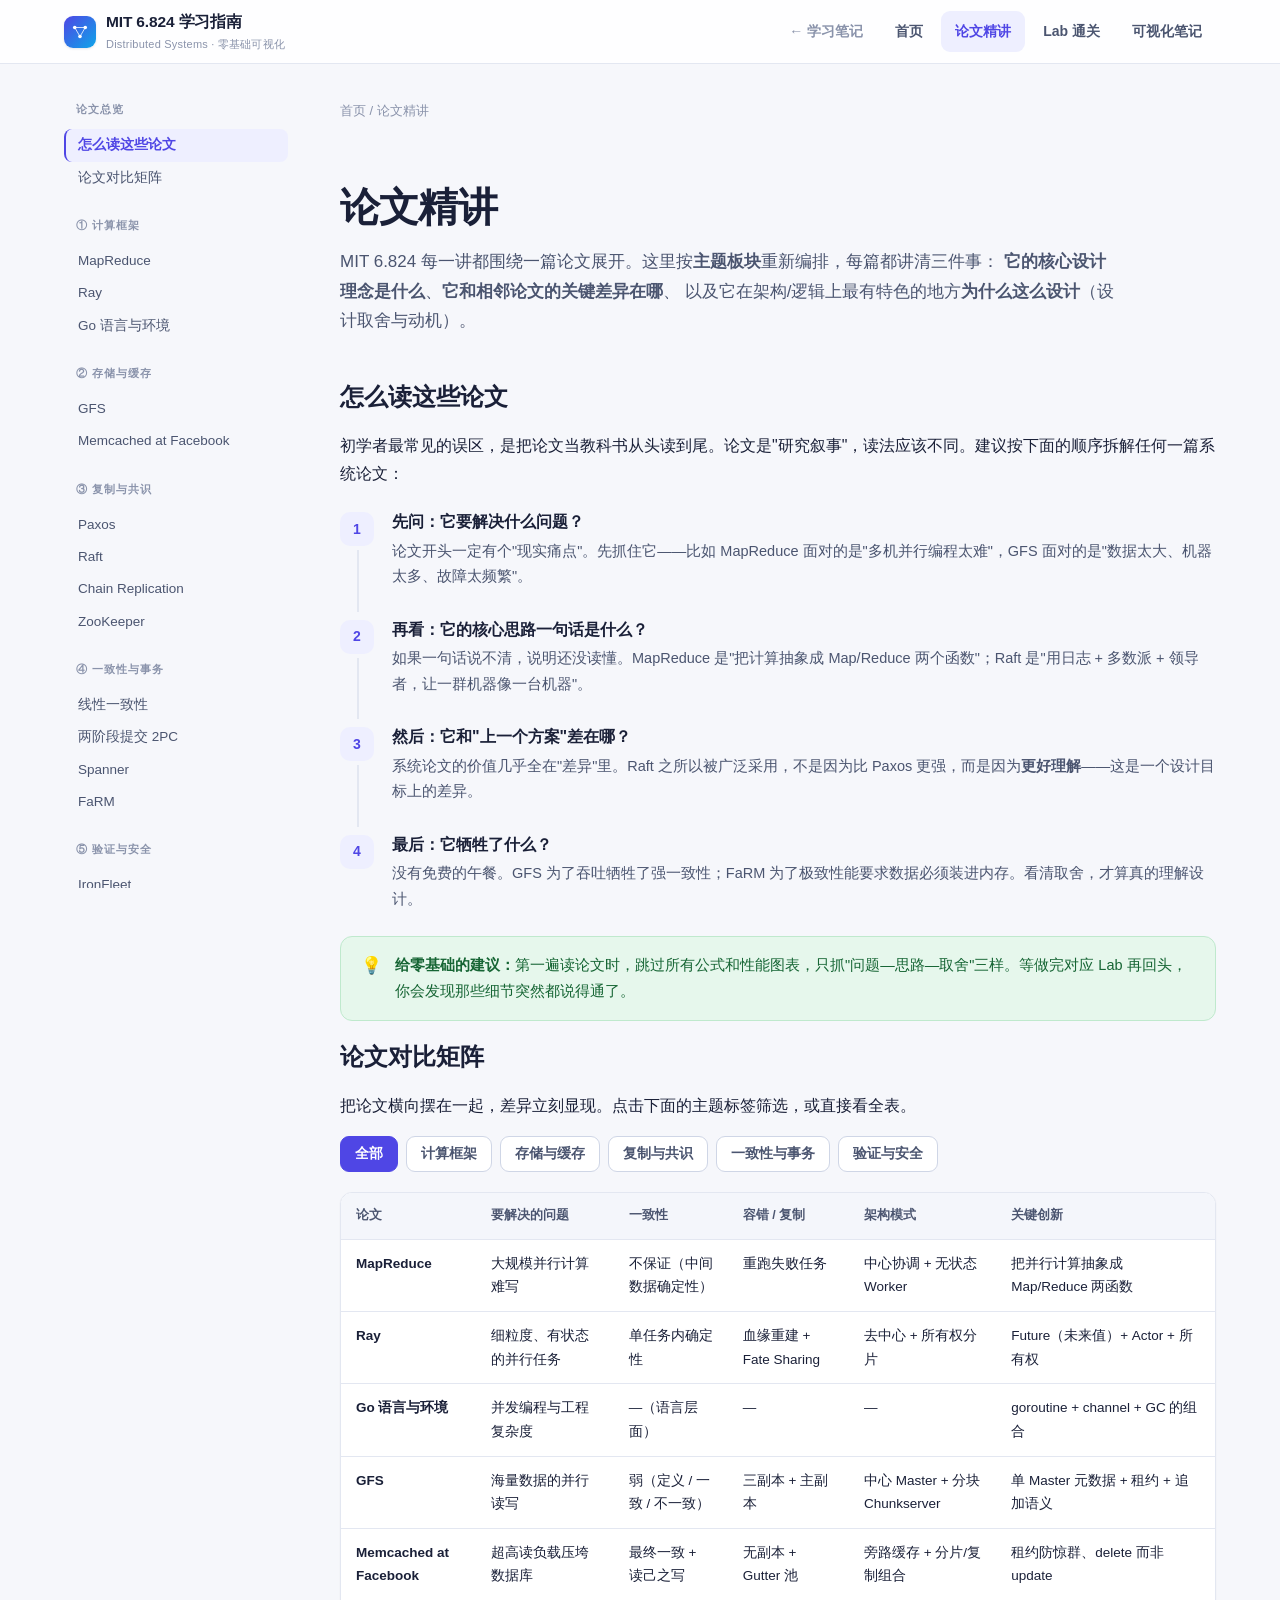
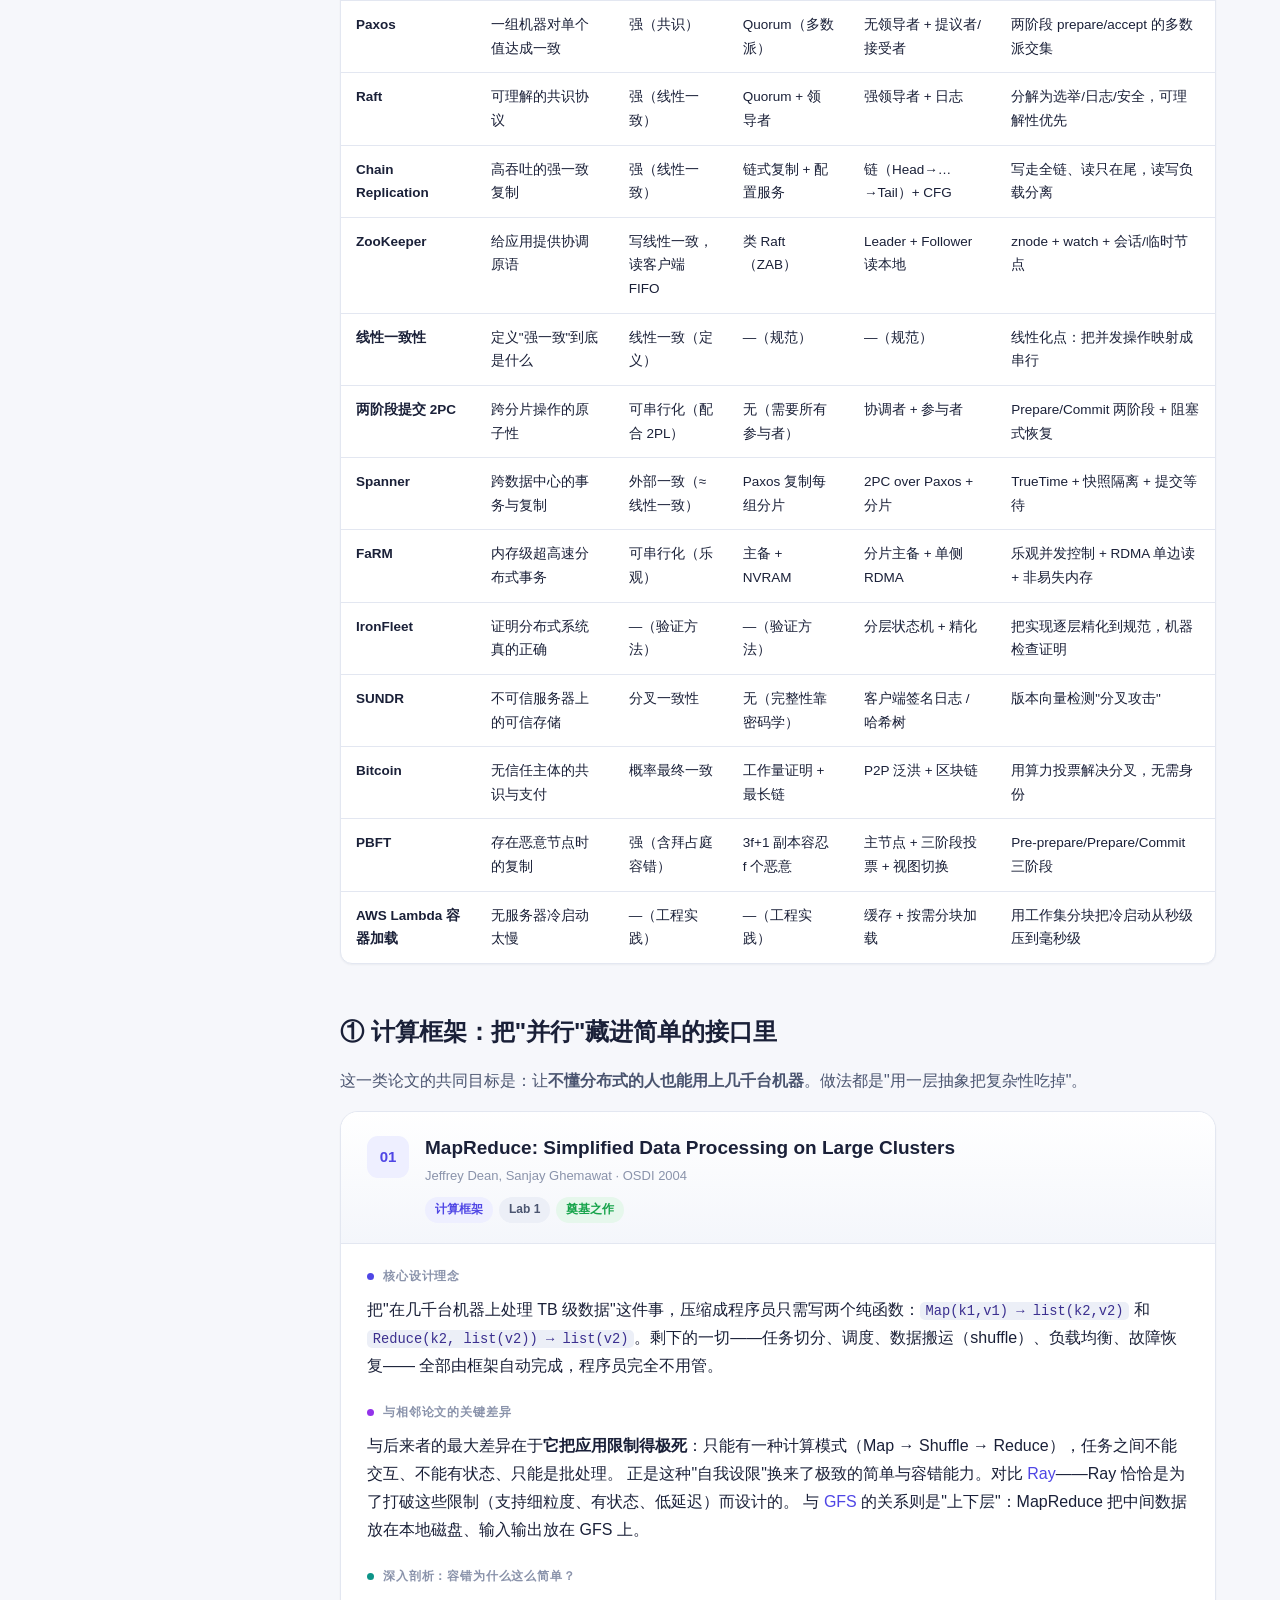
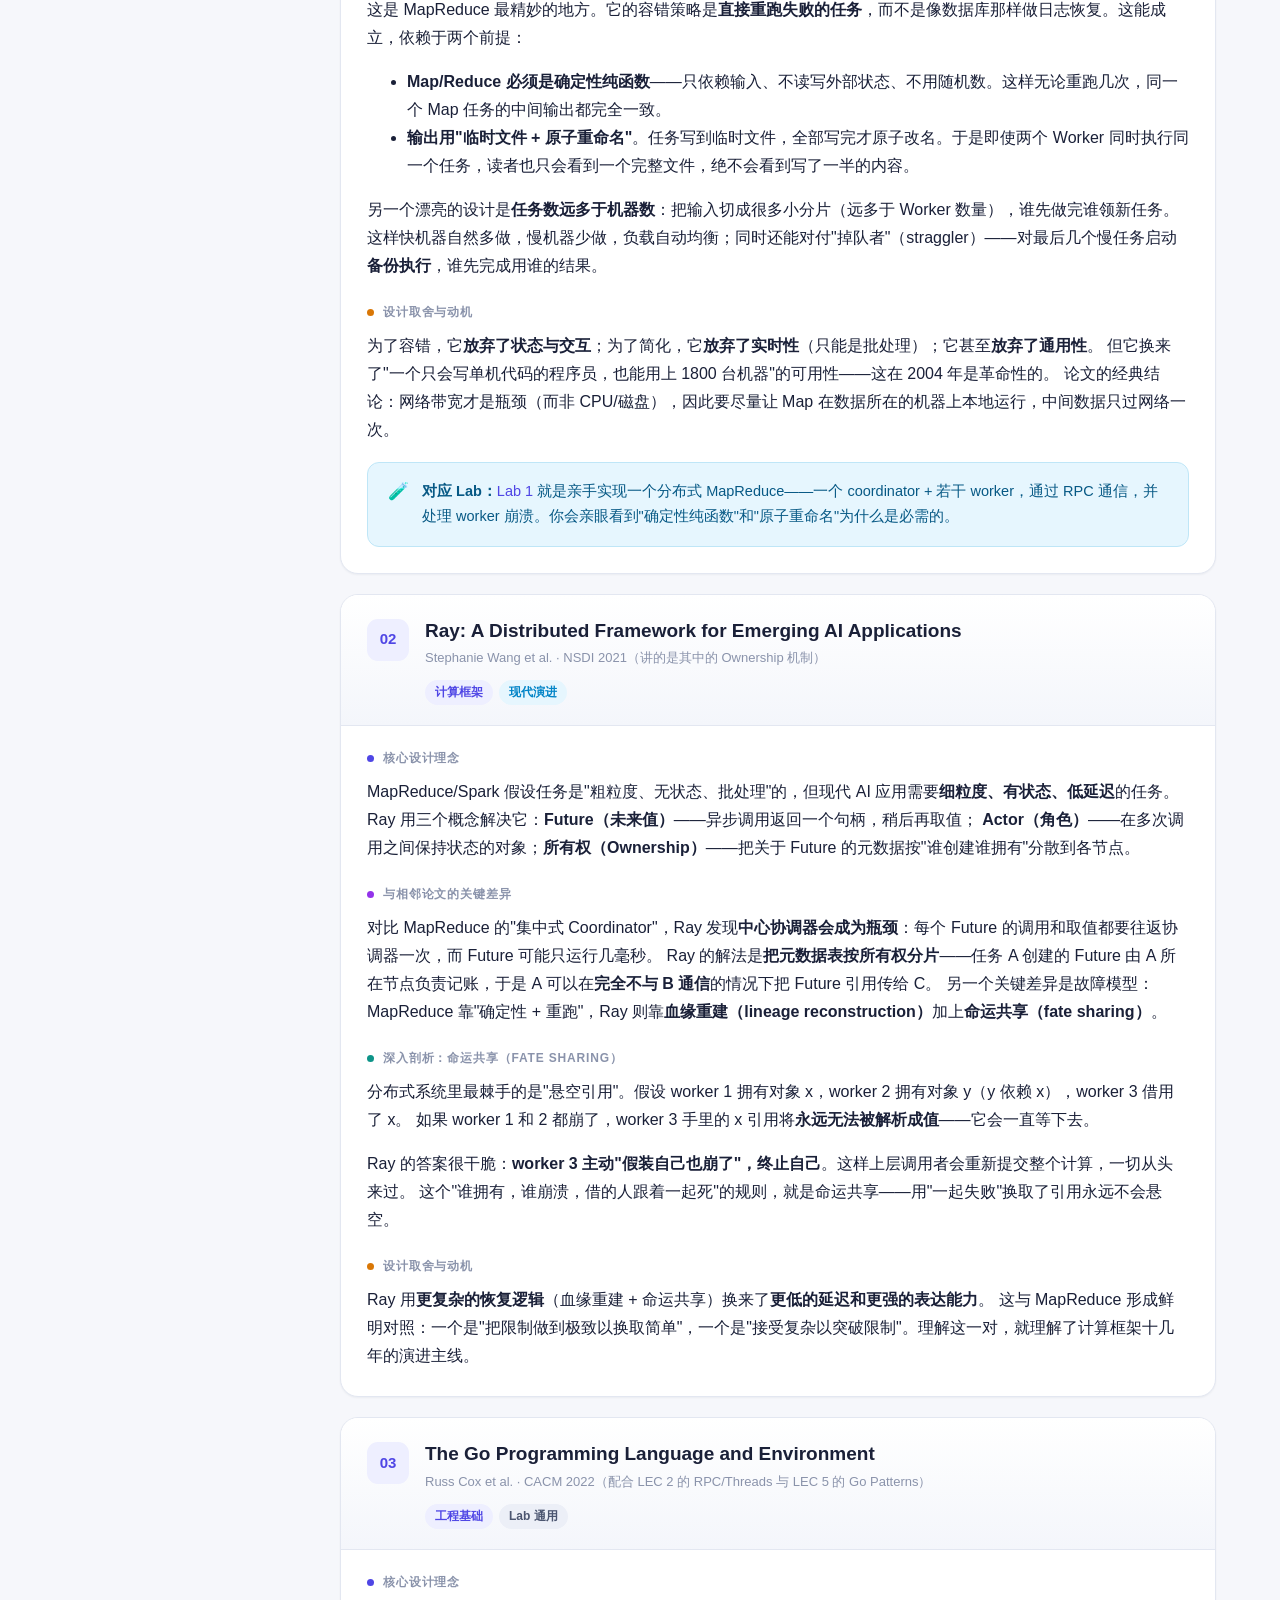
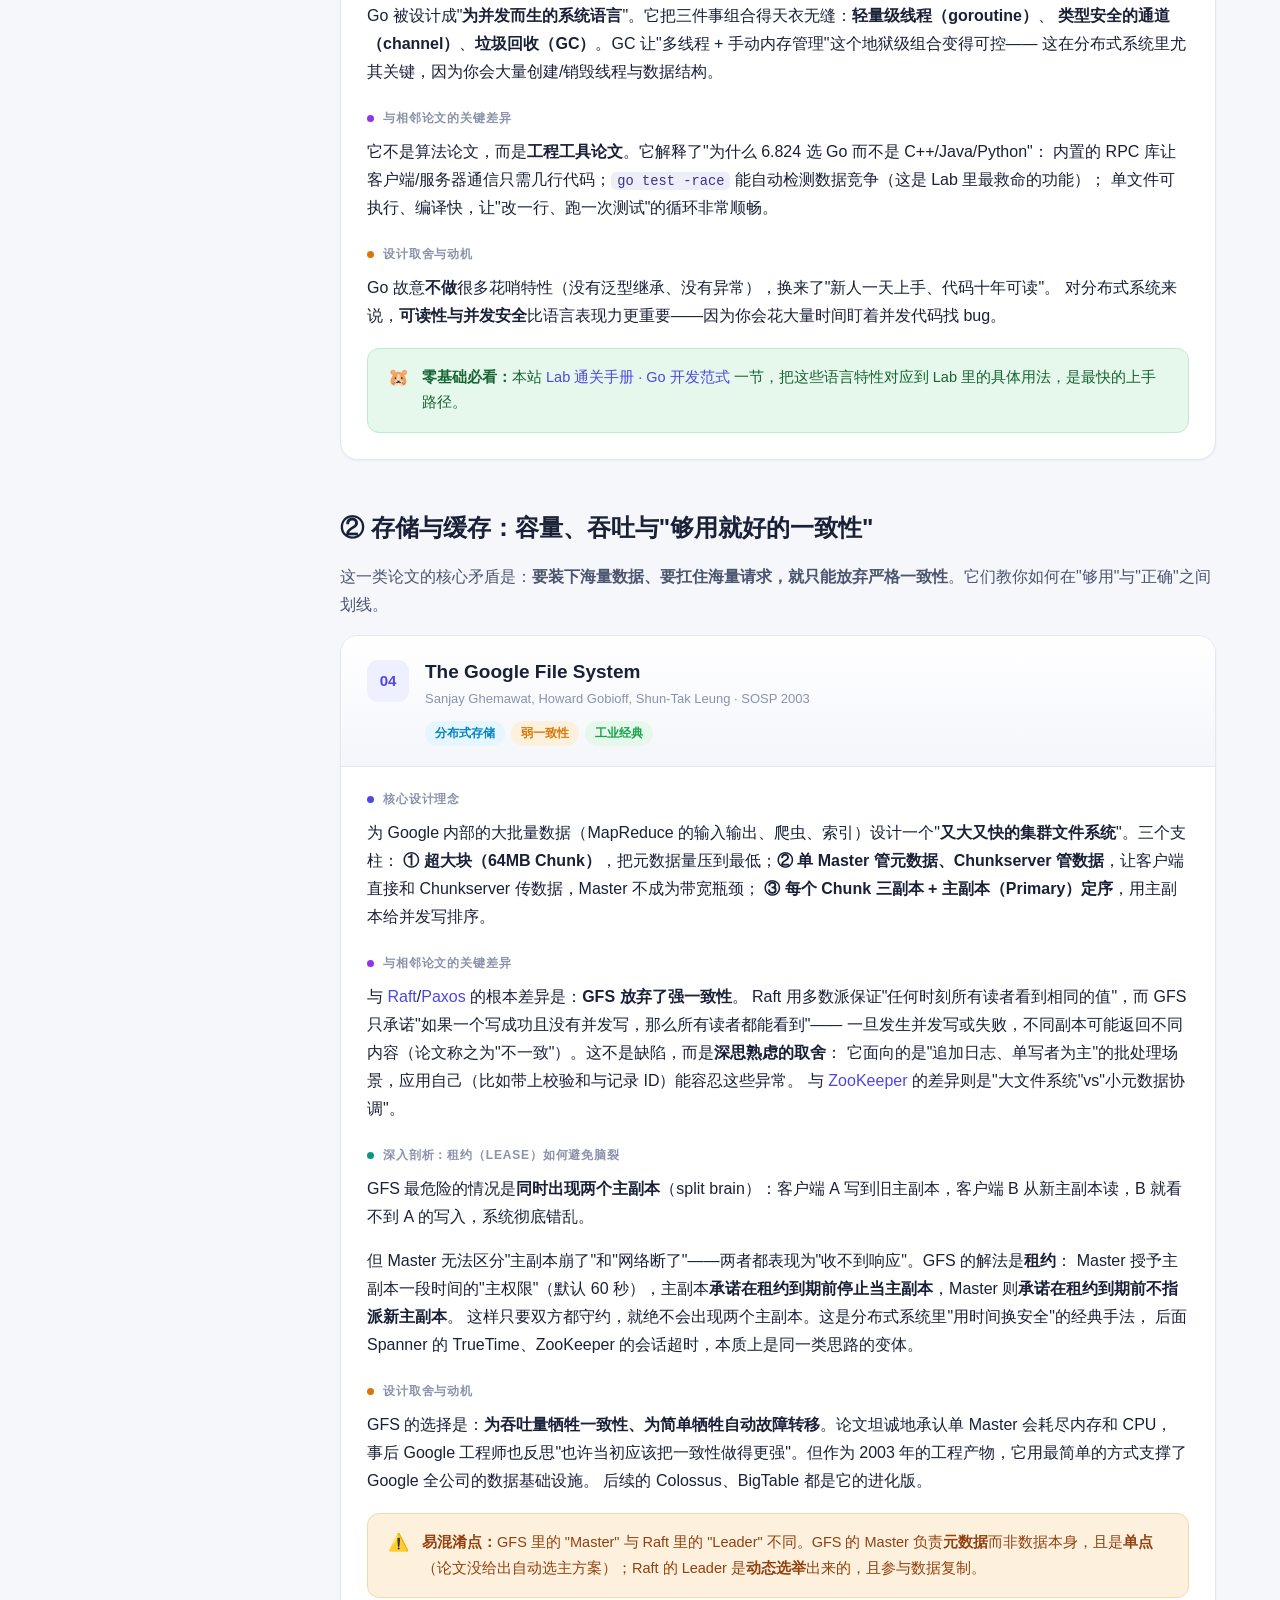
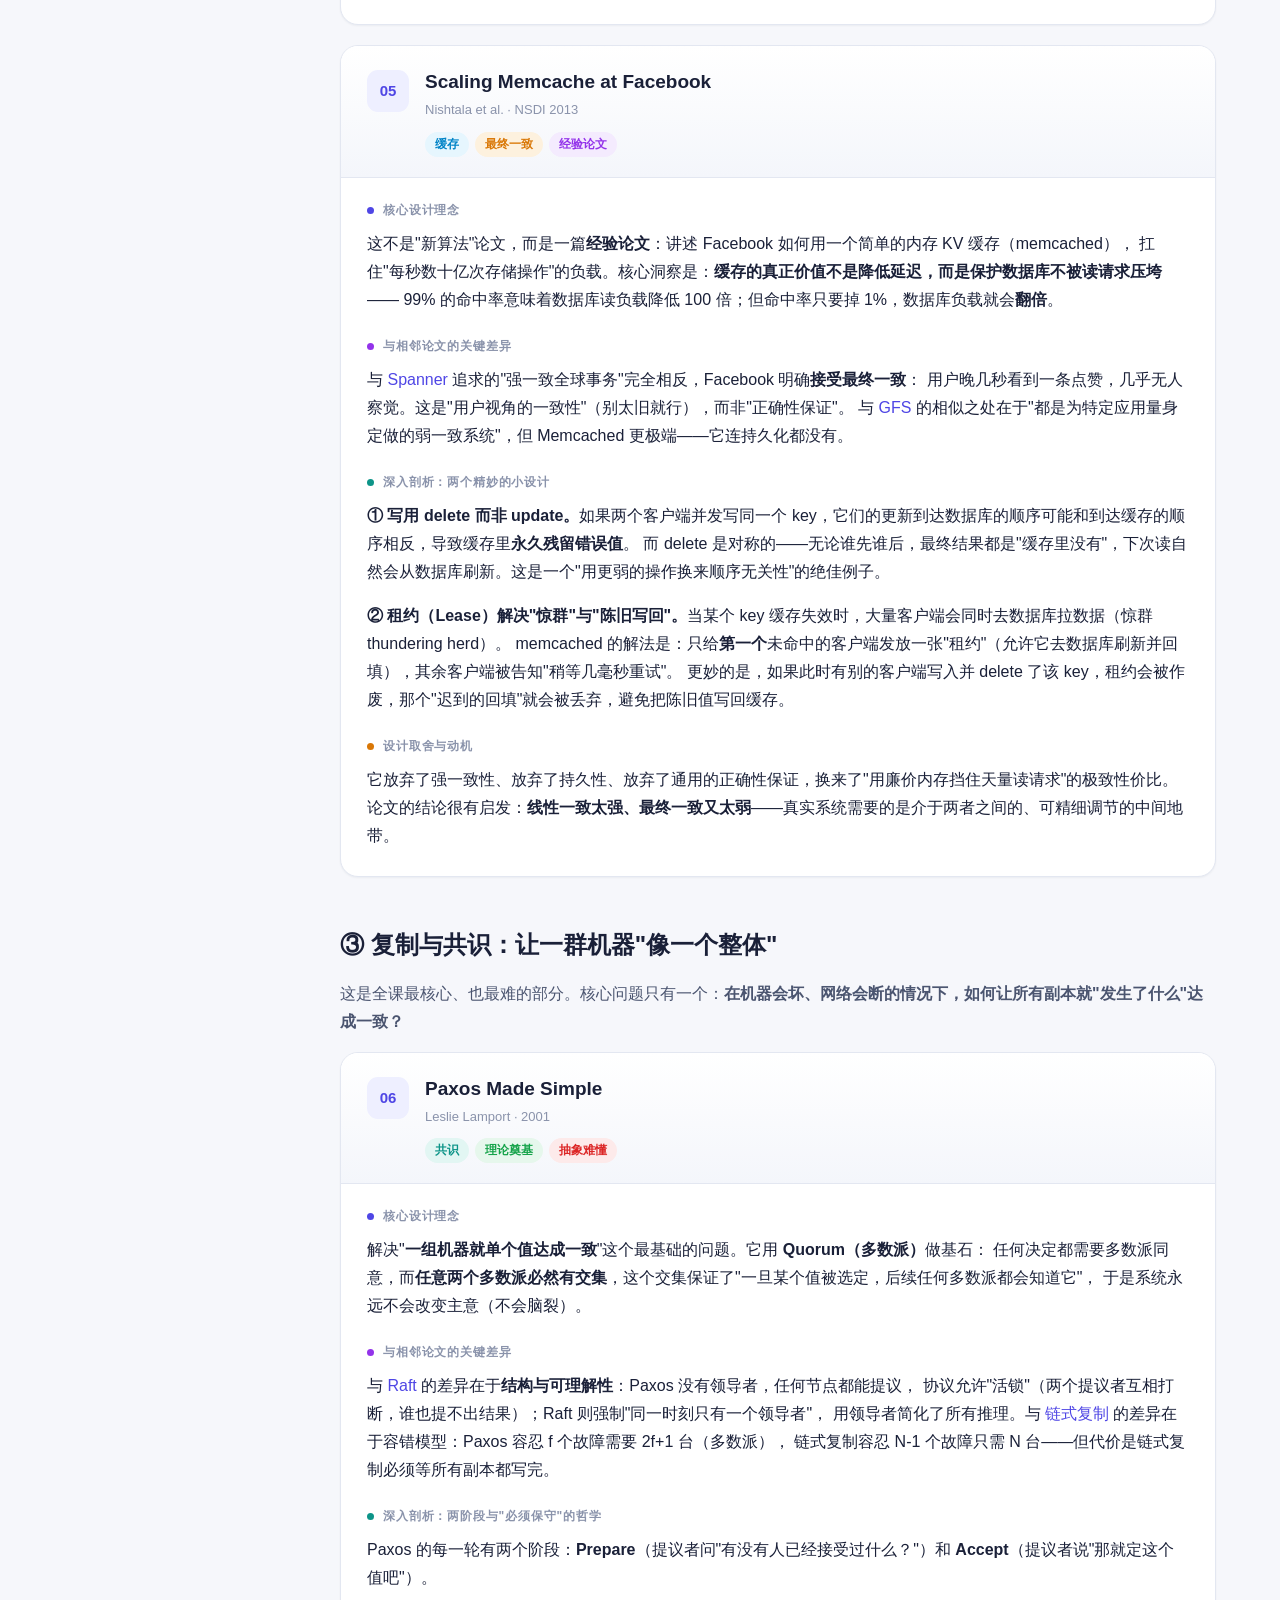
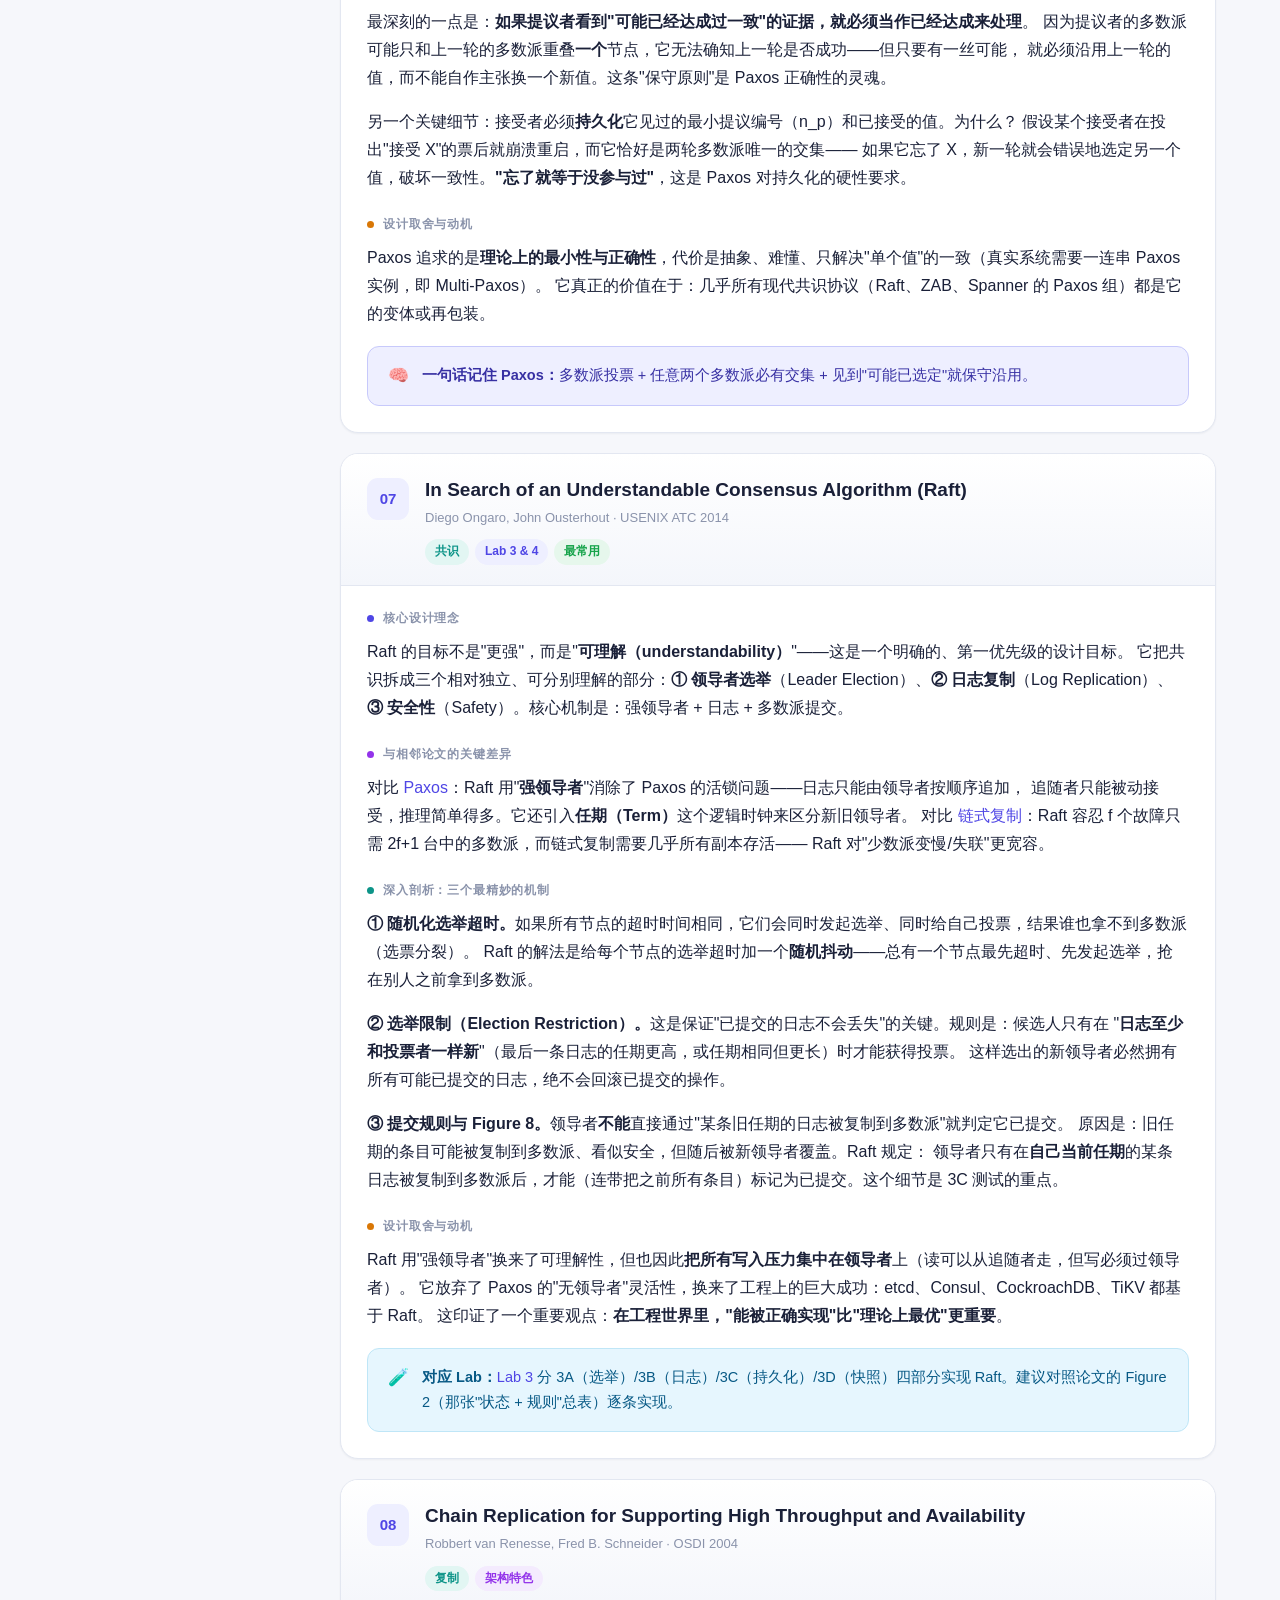
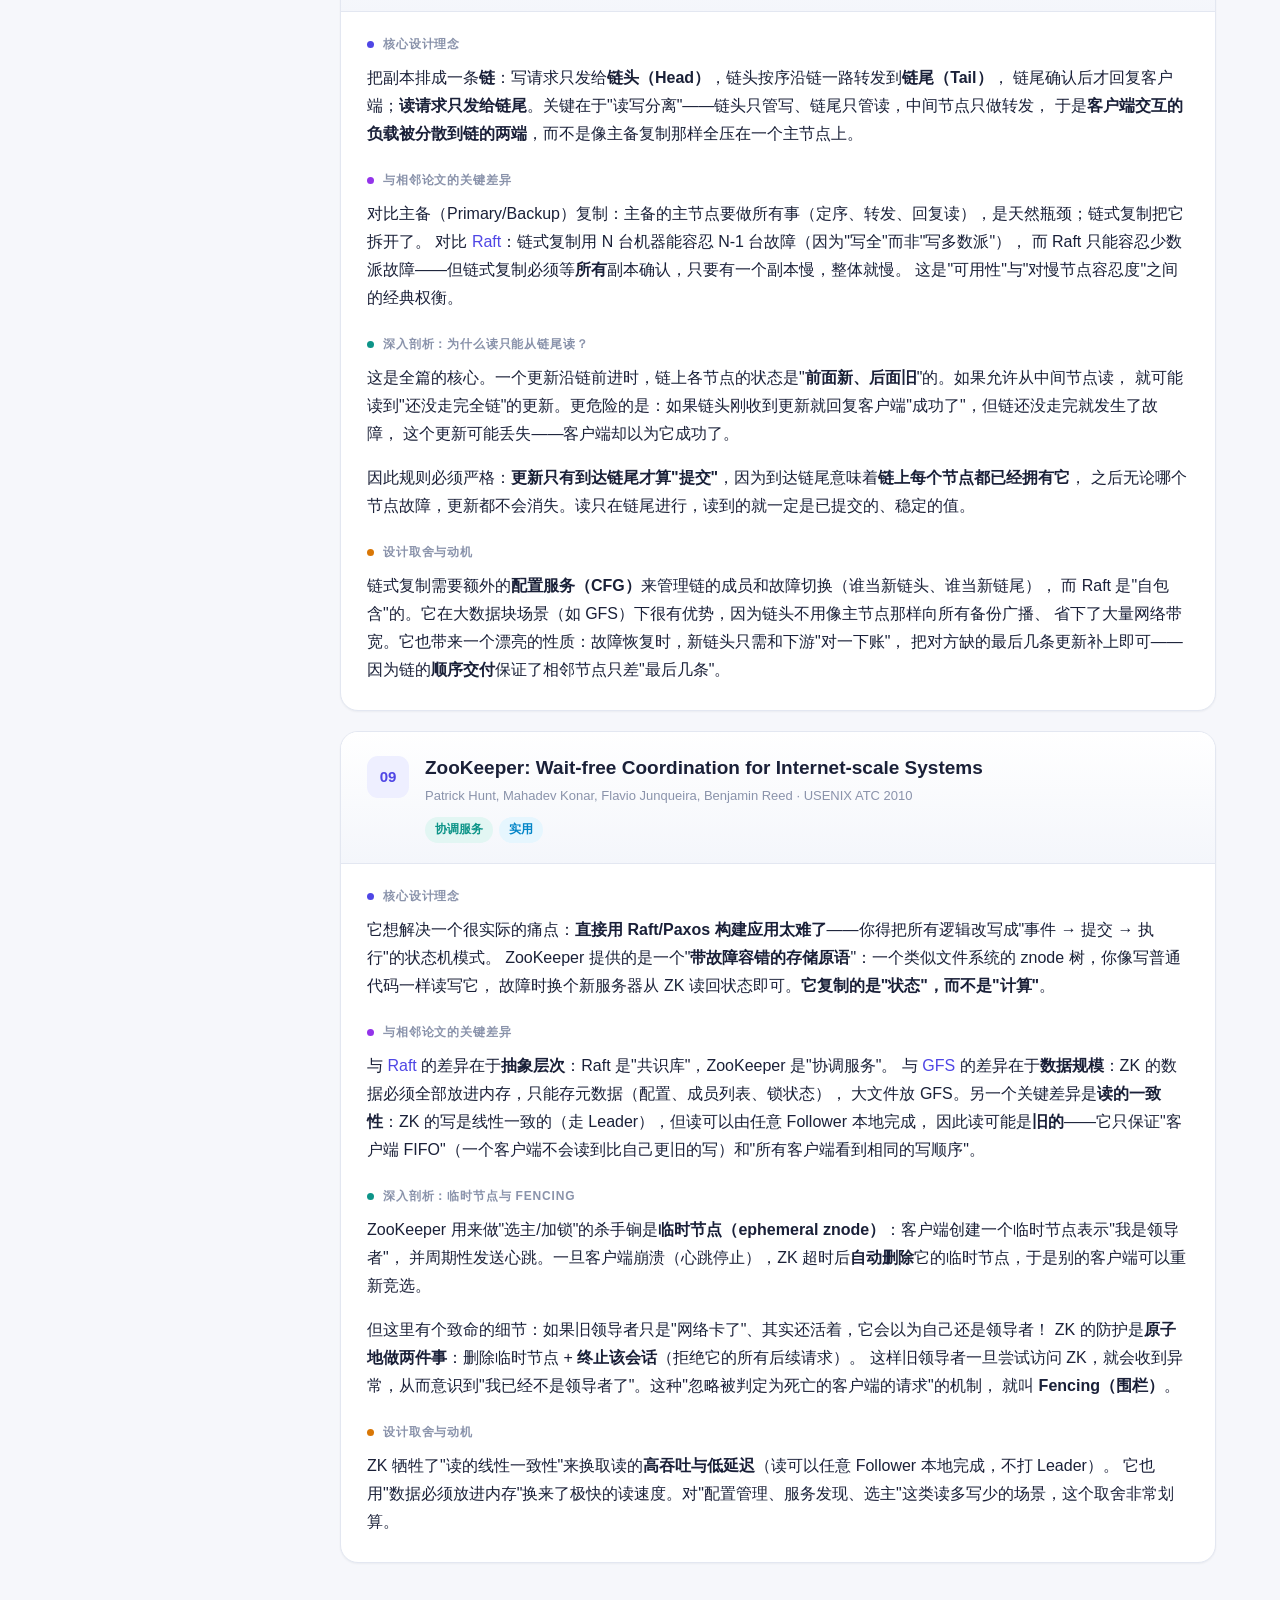
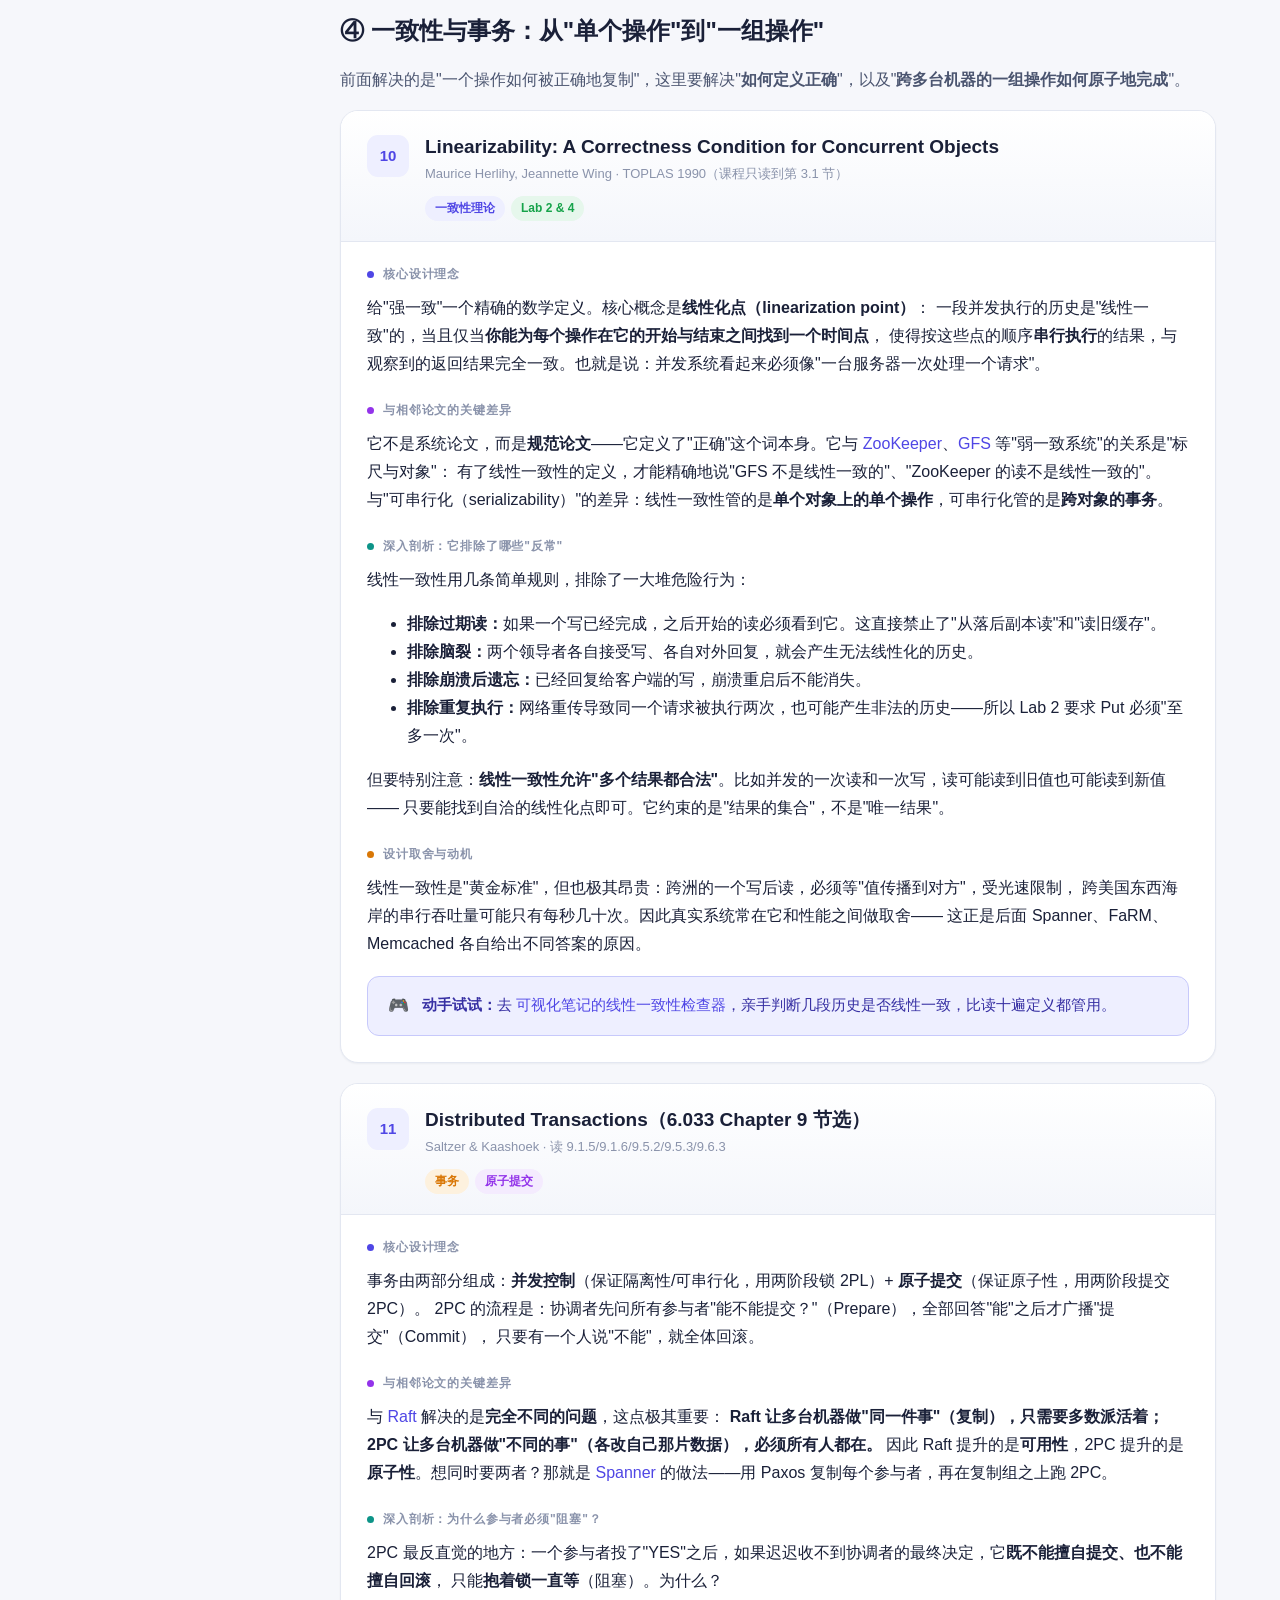
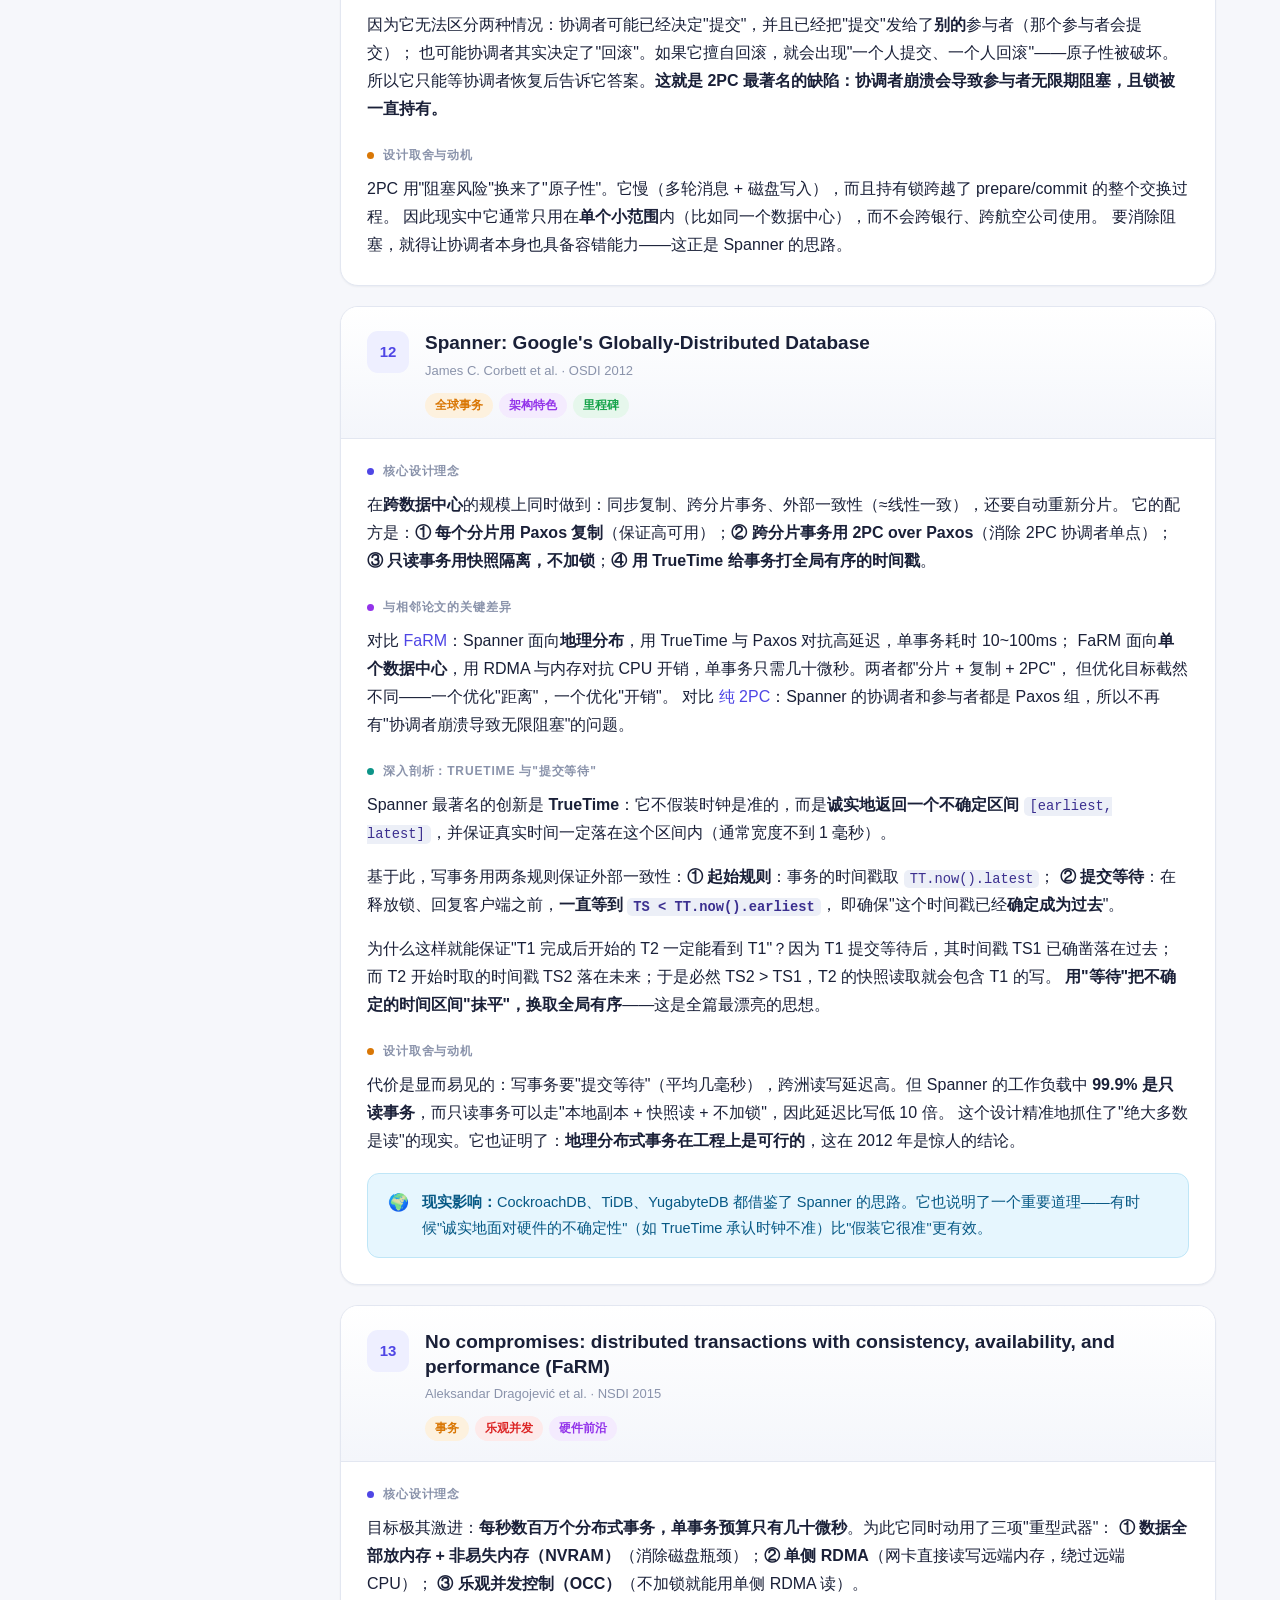
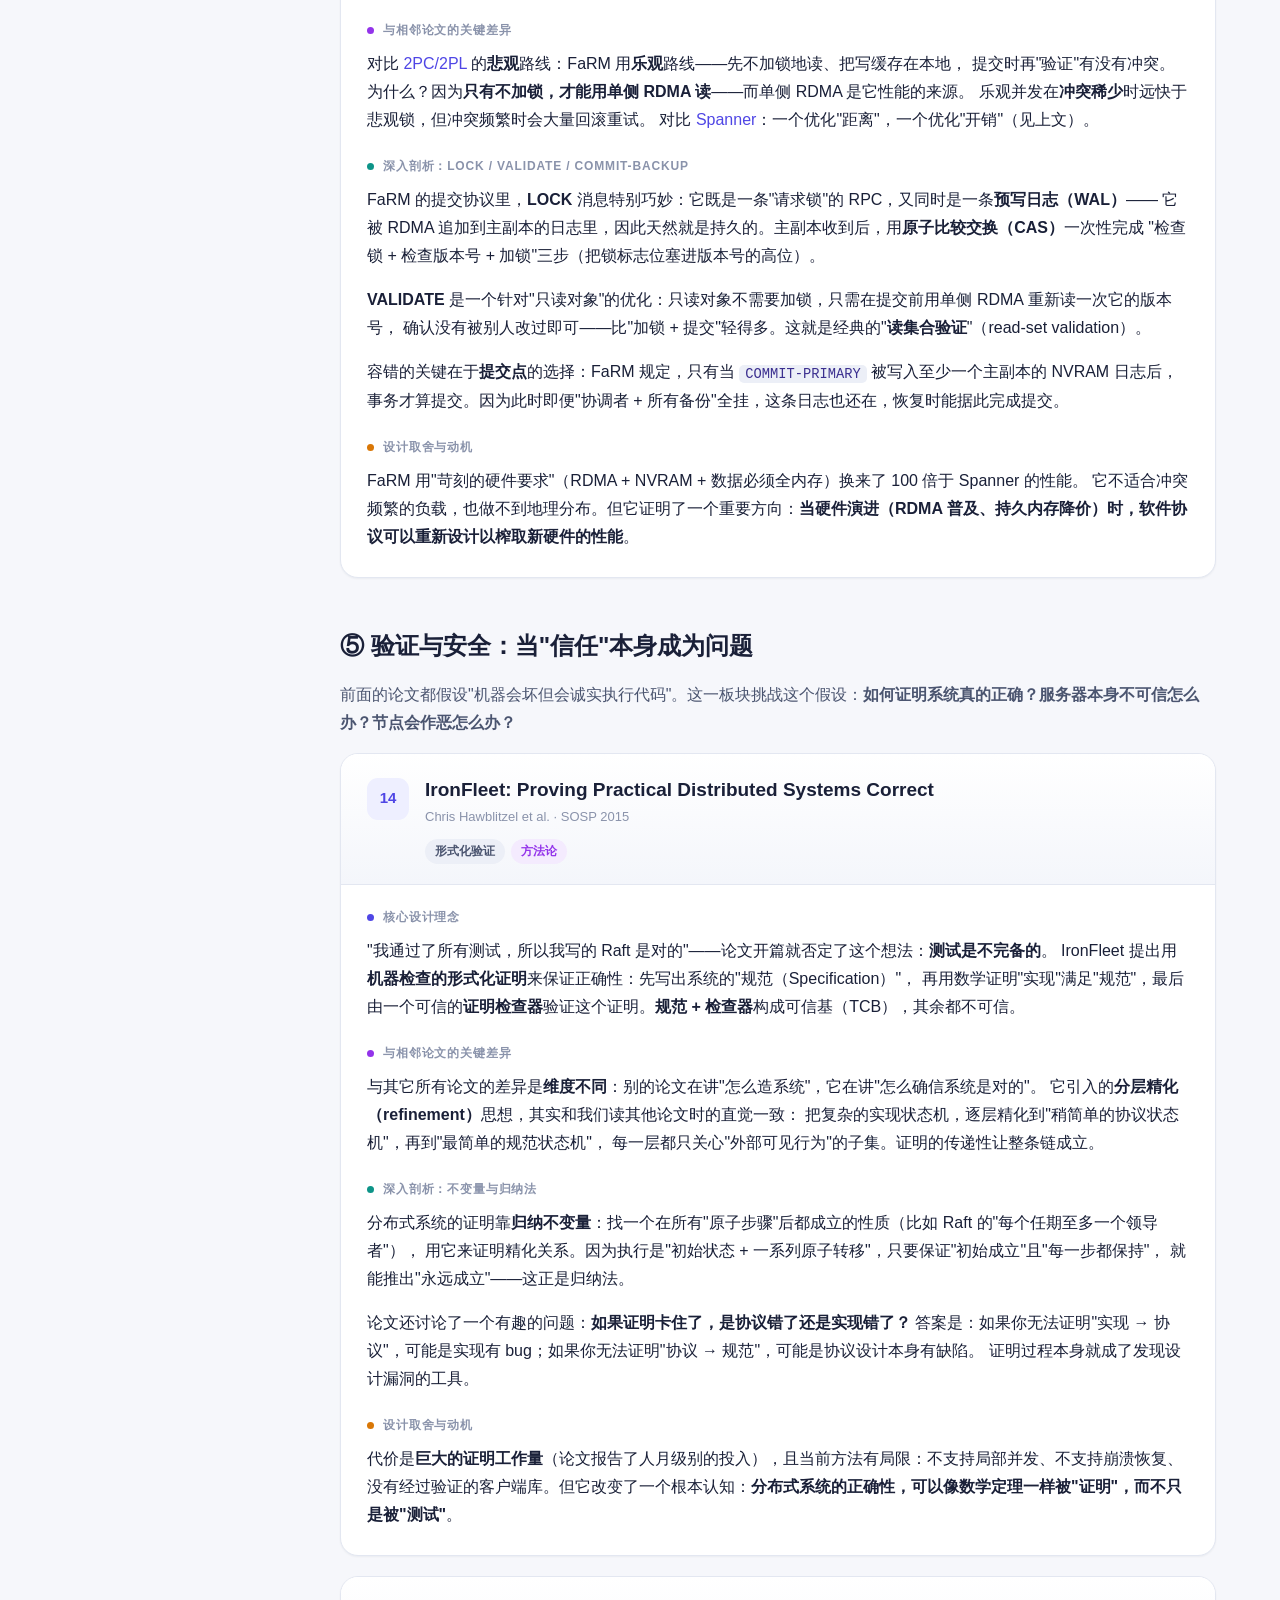
<file: notes/mit-6824-distributed-systems/papers.html>
<!DOCTYPE html>
<html lang="zh-CN">
<head>
<meta charset="UTF-8">
<meta name="viewport" content="width=device-width, initial-scale=1.0">
<title>论文精讲 · MIT 6.824 学习指南</title>
<meta name="description" content="MIT 6.824 全部核心论文精讲：核心设计理念、关键差异与深入剖析。">
<link rel="stylesheet" href="assets/style.css">
</head>
<body>

<header class="nav">
  <div class="nav-inner">
    <a class="brand" href="index.html">
      <span class="logo"><svg width="18" height="18" viewBox="0 0 24 24" fill="none"><circle cx="5" cy="6" r="2.4" fill="#fff"/><circle cx="19" cy="6" r="2.4" fill="#fff"/><circle cx="12" cy="18" r="2.4" fill="#fff"/><path d="M5 6h14M5 6l7 12M19 6l-7 12" stroke="#fff" stroke-width="1.3" opacity=".8"/></svg></span>
      <span>MIT 6.824 学习指南<small>Distributed Systems · 零基础可视化</small></span>
    </a>
    <button class="nav-toggle" aria-label="菜单"><span></span><span></span><span></span></button>
    <nav class="nav-links">
      <a class="nav-back" href="../../index.html">← 学习笔记</a>
      <a href="index.html">首页</a>
      <a href="papers.html">论文精讲</a>
      <a href="labs.html">Lab 通关</a>
      <a href="notes.html">可视化笔记</a>
    </nav>
  </div>
</header>

<div class="layout">
  <!-- 侧栏目录 -->
  <aside class="sidebar">
    <div class="side-title">论文总览</div>
    <ul class="side-nav">
      <li><a href="#howto">怎么读这些论文</a></li>
      <li><a href="#matrix">论文对比矩阵</a></li>
    </ul>
    <div class="side-title">① 计算框架</div>
    <ul class="side-nav">
      <li><a href="#mapreduce">MapReduce</a></li>
      <li><a href="#ray">Ray</a></li>
      <li><a href="#go">Go 语言与环境</a></li>
    </ul>
    <div class="side-title">② 存储与缓存</div>
    <ul class="side-nav">
      <li><a href="#gfs">GFS</a></li>
      <li><a href="#memcached">Memcached at Facebook</a></li>
    </ul>
    <div class="side-title">③ 复制与共识</div>
    <ul class="side-nav">
      <li><a href="#paxos">Paxos</a></li>
      <li><a href="#raft">Raft</a></li>
      <li><a href="#cr">Chain Replication</a></li>
      <li><a href="#zookeeper">ZooKeeper</a></li>
    </ul>
    <div class="side-title">④ 一致性与事务</div>
    <ul class="side-nav">
      <li><a href="#linearizability">线性一致性</a></li>
      <li><a href="#twopc">两阶段提交 2PC</a></li>
      <li><a href="#spanner">Spanner</a></li>
      <li><a href="#farm">FaRM</a></li>
    </ul>
    <div class="side-title">⑤ 验证与安全</div>
    <ul class="side-nav">
      <li><a href="#ironfleet">IronFleet</a></li>
      <li><a href="#sundr">SUNDR</a></li>
      <li><a href="#bitcoin">Bitcoin</a></li>
      <li><a href="#bft">PBFT</a></li>
      <li><a href="#lambda">AWS Lambda</a></li>
    </ul>
  </aside>

  <main class="content">
    <div class="crumb"><a href="index.html">首页</a> / 论文精讲</div>
    <div class="page-head">
      <h1>论文精讲</h1>
      <p class="lede">MIT 6.824 每一讲都围绕一篇论文展开。这里按<b>主题板块</b>重新编排，每篇都讲清三件事：
        <b>它的核心设计理念是什么</b>、<b>它和相邻论文的关键差异在哪</b>、
        以及它在架构/逻辑上最有特色的地方<b>为什么这么设计</b>（设计取舍与动机）。</p>
    </div>

    <!-- 怎么读 -->
    <section id="howto" style="margin-top:8px">
      <h2>怎么读这些论文</h2>
      <p>初学者最常见的误区，是把论文当教科书从头读到尾。论文是"研究叙事"，读法应该不同。建议按下面的顺序拆解任何一篇系统论文：</p>
      <ol class="steps">
        <li><h4>先问：它要解决什么问题？</h4><p>论文开头一定有个"现实痛点"。先抓住它——比如 MapReduce 面对的是"多机并行编程太难"，GFS 面对的是"数据太大、机器太多、故障太频繁"。</p></li>
        <li><h4>再看：它的核心思路一句话是什么？</h4><p>如果一句话说不清，说明还没读懂。MapReduce 是"把计算抽象成 Map/Reduce 两个函数"；Raft 是"用日志 + 多数派 + 领导者，让一群机器像一台机器"。</p></li>
        <li><h4>然后：它和"上一个方案"差在哪？</h4><p>系统论文的价值几乎全在"差异"里。Raft 之所以被广泛采用，不是因为比 Paxos 更强，而是因为<b>更好理解</b>——这是一个设计目标上的差异。</p></li>
        <li><h4>最后：它牺牲了什么？</h4><p>没有免费的午餐。GFS 为了吞吐牺牲了强一致性；FaRM 为了极致性能要求数据必须装进内存。看清取舍，才算真的理解设计。</p></li>
      </ol>
      <div class="note-box nb-tip">
        <span class="nb-ic">💡</span>
        <div><p><strong>给零基础的建议：</strong>第一遍读论文时，跳过所有公式和性能图表，只抓"问题—思路—取舍"三样。等做完对应 Lab 再回头，你会发现那些细节突然都说得通了。</p></div>
      </div>
    </section>

    <!-- 对比矩阵 -->
    <section id="matrix">
      <h2>论文对比矩阵</h2>
      <p>把论文横向摆在一起，差异立刻显现。点击下面的主题标签筛选，或直接看全表。</p>
      <div class="seq-controls" id="matrix-filter" style="margin-bottom:14px"></div>
      <div class="table-wrap">
        <table id="matrix-table">
          <thead>
            <tr><th>论文</th><th>要解决的问题</th><th>一致性</th><th>容错 / 复制</th><th>架构模式</th><th>关键创新</th></tr>
          </thead>
          <tbody>
            <tr data-theme="compute"><td><strong>MapReduce</strong></td><td>大规模并行计算难写</td><td>不保证（中间数据确定性）</td><td>重跑失败任务</td><td>中心协调 + 无状态 Worker</td><td>把并行计算抽象成 Map/Reduce 两函数</td></tr>
            <tr data-theme="compute"><td><strong>Ray</strong></td><td>细粒度、有状态的并行任务</td><td>单任务内确定性</td><td>血缘重建 + Fate Sharing</td><td>去中心 + 所有权分片</td><td>Future（未来值）+ Actor + 所有权</td></tr>
            <tr data-theme="compute"><td><strong>Go 语言与环境</strong></td><td>并发编程与工程复杂度</td><td>—（语言层面）</td><td>—</td><td>—</td><td>goroutine + channel + GC 的组合</td></tr>
            <tr data-theme="storage"><td><strong>GFS</strong></td><td>海量数据的并行读写</td><td>弱（定义 / 一致 / 不一致）</td><td>三副本 + 主副本</td><td>中心 Master + 分块 Chunkserver</td><td>单 Master 元数据 + 租约 + 追加语义</td></tr>
            <tr data-theme="storage"><td><strong>Memcached at Facebook</strong></td><td>超高读负载压垮数据库</td><td>最终一致 + 读己之写</td><td>无副本 + Gutter 池</td><td>旁路缓存 + 分片/复制组合</td><td>租约防惊群、delete 而非 update</td></tr>
            <tr data-theme="consensus"><td><strong>Paxos</strong></td><td>一组机器对单个值达成一致</td><td>强（共识）</td><td>Quorum（多数派）</td><td>无领导者 + 提议者/接受者</td><td>两阶段 prepare/accept 的多数派交集</td></tr>
            <tr data-theme="consensus"><td><strong>Raft</strong></td><td>可理解的共识协议</td><td>强（线性一致）</td><td>Quorum + 领导者</td><td>强领导者 + 日志</td><td>分解为选举/日志/安全，可理解性优先</td></tr>
            <tr data-theme="consensus"><td><strong>Chain Replication</strong></td><td>高吞吐的强一致复制</td><td>强（线性一致）</td><td>链式复制 + 配置服务</td><td>链（Head→…→Tail）+ CFG</td><td>写走全链、读只在尾，读写负载分离</td></tr>
            <tr data-theme="consensus"><td><strong>ZooKeeper</strong></td><td>给应用提供协调原语</td><td>写线性一致，读客户端 FIFO</td><td>类 Raft（ZAB）</td><td>Leader + Follower 读本地</td><td>znode + watch + 会话/临时节点</td></tr>
            <tr data-theme="txn"><td><strong>线性一致性</strong></td><td>定义"强一致"到底是什么</td><td>线性一致（定义）</td><td>—（规范）</td><td>—（规范）</td><td>线性化点：把并发操作映射成串行</td></tr>
            <tr data-theme="txn"><td><strong>两阶段提交 2PC</strong></td><td>跨分片操作的原子性</td><td>可串行化（配合 2PL）</td><td>无（需要所有参与者）</td><td>协调者 + 参与者</td><td>Prepare/Commit 两阶段 + 阻塞式恢复</td></tr>
            <tr data-theme="txn"><td><strong>Spanner</strong></td><td>跨数据中心的事务与复制</td><td>外部一致（≈线性一致）</td><td>Paxos 复制每组分片</td><td>2PC over Paxos + 分片</td><td>TrueTime + 快照隔离 + 提交等待</td></tr>
            <tr data-theme="txn"><td><strong>FaRM</strong></td><td>内存级超高速分布式事务</td><td>可串行化（乐观）</td><td>主备 + NVRAM</td><td>分片主备 + 单侧 RDMA</td><td>乐观并发控制 + RDMA 单边读 + 非易失内存</td></tr>
            <tr data-theme="security"><td><strong>IronFleet</strong></td><td>证明分布式系统真的正确</td><td>—（验证方法）</td><td>—（验证方法）</td><td>分层状态机 + 精化</td><td>把实现逐层精化到规范，机器检查证明</td></tr>
            <tr data-theme="security"><td><strong>SUNDR</strong></td><td>不可信服务器上的可信存储</td><td>分叉一致性</td><td>无（完整性靠密码学）</td><td>客户端签名日志 / 哈希树</td><td>版本向量检测"分叉攻击"</td></tr>
            <tr data-theme="security"><td><strong>Bitcoin</strong></td><td>无信任主体的共识与支付</td><td>概率最终一致</td><td>工作量证明 + 最长链</td><td>P2P 泛洪 + 区块链</td><td>用算力投票解决分叉，无需身份</td></tr>
            <tr data-theme="security"><td><strong>PBFT</strong></td><td>存在恶意节点时的复制</td><td>强（含拜占庭容错）</td><td>3f+1 副本容忍 f 个恶意</td><td>主节点 + 三阶段投票 + 视图切换</td><td>Pre-prepare/Prepare/Commit 三阶段</td></tr>
            <tr data-theme="security"><td><strong>AWS Lambda 容器加载</strong></td><td>无服务器冷启动太慢</td><td>—（工程实践）</td><td>—（工程实践）</td><td>缓存 + 按需分块加载</td><td>用工作集分块把冷启动从秒级压到毫秒级</td></tr>
          </tbody>
        </table>
      </div>
    </section>

    <!-- ============ 板块一：计算框架 ============ -->
    <h2 style="margin-top:52px">① 计算框架：把"并行"藏进简单的接口里</h2>
    <p style="color:var(--text-2)">这一类论文的共同目标是：让<b>不懂分布式的人也能用上几千台机器</b>。做法都是"用一层抽象把复杂性吃掉"。</p>

    <!-- MapReduce -->
    <article class="paper" id="mapreduce">
      <div class="paper-head">
        <div class="paper-num">01</div>
        <div class="meta">
          <h3>MapReduce: Simplified Data Processing on Large Clusters</h3>
          <div class="sub">Jeffrey Dean, Sanjay Ghemawat · OSDI 2004</div>
          <div class="tags"><span class="tag tag-indigo">计算框架</span><span class="tag tag-gray">Lab 1</span><span class="tag tag-green">奠基之作</span></div>
        </div>
      </div>
      <div class="paper-body">
        <div class="h-label k-idea"><span class="dot"></span>核心设计理念</div>
        <p>把"在几千台机器上处理 TB 级数据"这件事，压缩成程序员只需写两个纯函数：<code>Map(k1,v1) → list(k2,v2)</code> 和
           <code>Reduce(k2, list(v2)) → list(v2)</code>。剩下的一切——任务切分、调度、数据搬运（shuffle）、负载均衡、故障恢复——
           全部由框架自动完成，程序员完全不用管。</p>
        <div class="h-label k-diff"><span class="dot"></span>与相邻论文的关键差异</div>
        <p>与后来者的最大差异在于<b>它把应用限制得极死</b>：只能有一种计算模式（Map → Shuffle → Reduce），任务之间不能交互、不能有状态、只能是批处理。
           正是这种"自我设限"换来了极致的简单与容错能力。对比 <a href="#ray">Ray</a>——Ray 恰恰是为了打破这些限制（支持细粒度、有状态、低延迟）而设计的。
           与 <a href="#gfs">GFS</a> 的关系则是"上下层"：MapReduce 把中间数据放在本地磁盘、输入输出放在 GFS 上。</p>
        <div class="h-label k-deep"><span class="dot"></span>深入剖析：容错为什么这么简单？</div>
        <p>这是 MapReduce 最精妙的地方。它的容错策略是<b>直接重跑失败的任务</b>，而不是像数据库那样做日志恢复。这能成立，依赖于两个前提：</p>
        <ul>
          <li><b>Map/Reduce 必须是确定性纯函数</b>——只依赖输入、不读写外部状态、不用随机数。这样无论重跑几次，同一个 Map 任务的中间输出都完全一致。</li>
          <li><b>输出用"临时文件 + 原子重命名"</b>。任务写到临时文件，全部写完才原子改名。于是即使两个 Worker 同时执行同一个任务，读者也只会看到一个完整文件，绝不会看到写了一半的内容。</li>
        </ul>
        <p>另一个漂亮的设计是<b>任务数远多于机器数</b>：把输入切成很多小分片（远多于 Worker 数量），谁先做完谁领新任务。
           这样快机器自然多做，慢机器少做，负载自动均衡；同时还能对付"掉队者"（straggler）——对最后几个慢任务启动<b>备份执行</b>，谁先完成用谁的结果。</p>
        <div class="h-label k-trade"><span class="dot"></span>设计取舍与动机</div>
        <p>为了容错，它<b>放弃了状态与交互</b>；为了简化，它<b>放弃了实时性</b>（只能是批处理）；它甚至<b>放弃了通用性</b>。
           但它换来了"一个只会写单机代码的程序员，也能用上 1800 台机器"的可用性——这在 2004 年是革命性的。
           论文的经典结论：网络带宽才是瓶颈（而非 CPU/磁盘），因此要尽量让 Map 在数据所在的机器上本地运行，中间数据只过网络一次。</p>
        <div class="note-box nb-info"><span class="nb-ic">🧪</span><div><p><strong>对应 Lab：</strong><a href="labs.html#lab1">Lab 1</a> 就是亲手实现一个分布式 MapReduce——一个 coordinator + 若干 worker，通过 RPC 通信，并处理 worker 崩溃。你会亲眼看到"确定性纯函数"和"原子重命名"为什么是必需的。</p></div></div>
      </div>
    </article>

    <!-- Ray -->
    <article class="paper" id="ray">
      <div class="paper-head">
        <div class="paper-num">02</div>
        <div class="meta">
          <h3>Ray: A Distributed Framework for Emerging AI Applications</h3>
          <div class="sub">Stephanie Wang et al. · NSDI 2021（讲的是其中的 Ownership 机制）</div>
          <div class="tags"><span class="tag tag-indigo">计算框架</span><span class="tag tag-sky">现代演进</span></div>
        </div>
      </div>
      <div class="paper-body">
        <div class="h-label k-idea"><span class="dot"></span>核心设计理念</div>
        <p>MapReduce/Spark 假设任务是"粗粒度、无状态、批处理"的，但现代 AI 应用需要<b>细粒度、有状态、低延迟</b>的任务。
           Ray 用三个概念解决它：<b>Future（未来值）</b>——异步调用返回一个句柄，稍后再取值；
           <b>Actor（角色）</b>——在多次调用之间保持状态的对象；<b>所有权（Ownership）</b>——把关于 Future 的元数据按"谁创建谁拥有"分散到各节点。</p>
        <div class="h-label k-diff"><span class="dot"></span>与相邻论文的关键差异</div>
        <p>对比 MapReduce 的"集中式 Coordinator"，Ray 发现<b>中心协调器会成为瓶颈</b>：每个 Future 的调用和取值都要往返协调器一次，而 Future 可能只运行几毫秒。
           Ray 的解法是<b>把元数据表按所有权分片</b>——任务 A 创建的 Future 由 A 所在节点负责记账，于是 A 可以在<b>完全不与 B 通信</b>的情况下把 Future 引用传给 C。
           另一个关键差异是故障模型：MapReduce 靠"确定性 + 重跑"，Ray 则靠<b>血缘重建（lineage reconstruction）</b>加上<b>命运共享（fate sharing）</b>。</p>
        <div class="h-label k-deep"><span class="dot"></span>深入剖析：命运共享（Fate Sharing）</div>
        <p>分布式系统里最棘手的是"悬空引用"。假设 worker 1 拥有对象 x，worker 2 拥有对象 y（y 依赖 x），worker 3 借用了 x。
           如果 worker 1 和 2 都崩了，worker 3 手里的 x 引用将<b>永远无法被解析成值</b>——它会一直等下去。</p>
        <p>Ray 的答案很干脆：<b>worker 3 主动"假装自己也崩了"，终止自己</b>。这样上层调用者会重新提交整个计算，一切从头来过。
           这个"谁拥有，谁崩溃，借的人跟着一起死"的规则，就是命运共享——用"一起失败"换取了引用永远不会悬空。</p>
        <div class="h-label k-trade"><span class="dot"></span>设计取舍与动机</div>
        <p>Ray 用<b>更复杂的恢复逻辑</b>（血缘重建 + 命运共享）换来了<b>更低的延迟和更强的表达能力</b>。
           这与 MapReduce 形成鲜明对照：一个是"把限制做到极致以换取简单"，一个是"接受复杂以突破限制"。理解这一对，就理解了计算框架十几年的演进主线。</p>
      </div>
    </article>

    <!-- Go -->
    <article class="paper" id="go">
      <div class="paper-head">
        <div class="paper-num">03</div>
        <div class="meta">
          <h3>The Go Programming Language and Environment</h3>
          <div class="sub">Russ Cox et al. · CACM 2022（配合 LEC 2 的 RPC/Threads 与 LEC 5 的 Go Patterns）</div>
          <div class="tags"><span class="tag tag-indigo">工程基础</span><span class="tag tag-gray">Lab 通用</span></div>
        </div>
      </div>
      <div class="paper-body">
        <div class="h-label k-idea"><span class="dot"></span>核心设计理念</div>
        <p>Go 被设计成"<b>为并发而生的系统语言</b>"。它把三件事组合得天衣无缝：<b>轻量级线程（goroutine）</b>、
           <b>类型安全的通道（channel）</b>、<b>垃圾回收（GC）</b>。GC 让"多线程 + 手动内存管理"这个地狱级组合变得可控——
           这在分布式系统里尤其关键，因为你会大量创建/销毁线程与数据结构。</p>
        <div class="h-label k-diff"><span class="dot"></span>与相邻论文的关键差异</div>
        <p>它不是算法论文，而是<b>工程工具论文</b>。它解释了"为什么 6.824 选 Go 而不是 C++/Java/Python"：
           内置的 RPC 库让客户端/服务器通信只需几行代码；<code>go test -race</code> 能自动检测数据竞争（这是 Lab 里最救命的功能）；
           单文件可执行、编译快，让"改一行、跑一次测试"的循环非常顺畅。</p>
        <div class="h-label k-trade"><span class="dot"></span>设计取舍与动机</div>
        <p>Go 故意<b>不做</b>很多花哨特性（没有泛型继承、没有异常），换来了"新人一天上手、代码十年可读"。
           对分布式系统来说，<b>可读性与并发安全</b>比语言表现力更重要——因为你会花大量时间盯着并发代码找 bug。</p>
        <div class="note-box nb-tip"><span class="nb-ic">🐹</span><div><p><strong>零基础必看：</strong>本站 <a href="labs.html#go">Lab 通关手册 · Go 开发范式</a> 一节，把这些语言特性对应到 Lab 里的具体用法，是最快的上手路径。</p></div></div>
      </div>
    </article>

    <!-- ============ 板块二：存储与缓存 ============ -->
    <h2 style="margin-top:52px">② 存储与缓存：容量、吞吐与"够用就好的一致性"</h2>
    <p style="color:var(--text-2)">这一类论文的核心矛盾是：<b>要装下海量数据、要扛住海量请求，就只能放弃严格一致性</b>。它们教你如何在"够用"与"正确"之间划线。</p>

    <!-- GFS -->
    <article class="paper" id="gfs">
      <div class="paper-head">
        <div class="paper-num">04</div>
        <div class="meta">
          <h3>The Google File System</h3>
          <div class="sub">Sanjay Ghemawat, Howard Gobioff, Shun-Tak Leung · SOSP 2003</div>
          <div class="tags"><span class="tag tag-sky">分布式存储</span><span class="tag tag-amber">弱一致性</span><span class="tag tag-green">工业经典</span></div>
        </div>
      </div>
      <div class="paper-body">
        <div class="h-label k-idea"><span class="dot"></span>核心设计理念</div>
        <p>为 Google 内部的大批量数据（MapReduce 的输入输出、爬虫、索引）设计一个"<b>又大又快的集群文件系统</b>"。三个支柱：
           <b>① 超大块（64MB Chunk）</b>，把元数据量压到最低；<b>② 单 Master 管元数据、Chunkserver 管数据</b>，让客户端直接和 Chunkserver 传数据，Master 不成为带宽瓶颈；
           <b>③ 每个 Chunk 三副本 + 主副本（Primary）定序</b>，用主副本给并发写排序。</p>
        <div class="h-label k-diff"><span class="dot"></span>与相邻论文的关键差异</div>
        <p>与 <a href="#raft">Raft</a>/<a href="#paxos">Paxos</a> 的根本差异是：<b>GFS 放弃了强一致性</b>。
           Raft 用多数派保证"任何时刻所有读者看到相同的值"，而 GFS 只承诺"如果一个写成功且没有并发写，那么所有读者都能看到"——
           一旦发生并发写或失败，不同副本可能返回不同内容（论文称之为"不一致"）。这不是缺陷，而是<b>深思熟虑的取舍</b>：
           它面向的是"追加日志、单写者为主"的批处理场景，应用自己（比如带上校验和与记录 ID）能容忍这些异常。
           与 <a href="#zookeeper">ZooKeeper</a> 的差异则是"大文件系统"vs"小元数据协调"。</p>
        <div class="h-label k-deep"><span class="dot"></span>深入剖析：租约（Lease）如何避免脑裂</div>
        <p>GFS 最危险的情况是<b>同时出现两个主副本</b>（split brain）：客户端 A 写到旧主副本，客户端 B 从新主副本读，B 就看不到 A 的写入，系统彻底错乱。</p>
        <p>但 Master 无法区分"主副本崩了"和"网络断了"——两者都表现为"收不到响应"。GFS 的解法是<b>租约</b>：
           Master 授予主副本一段时间的"主权限"（默认 60 秒），主副本<b>承诺在租约到期前停止当主副本</b>，Master 则<b>承诺在租约到期前不指派新主副本</b>。
           这样只要双方都守约，就绝不会出现两个主副本。这是分布式系统里"用时间换安全"的经典手法，
           后面 Spanner 的 TrueTime、ZooKeeper 的会话超时，本质上是同一类思路的变体。</p>
        <div class="h-label k-trade"><span class="dot"></span>设计取舍与动机</div>
        <p>GFS 的选择是：<b>为吞吐量牺牲一致性、为简单牺牲自动故障转移</b>。论文坦诚地承认单 Master 会耗尽内存和 CPU，
           事后 Google 工程师也反思"也许当初应该把一致性做得更强"。但作为 2003 年的工程产物，它用最简单的方式支撑了 Google 全公司的数据基础设施。
           后续的 Colossus、BigTable 都是它的进化版。</p>
        <div class="note-box nb-warn"><span class="nb-ic">⚠️</span><div><p><strong>易混淆点：</strong>GFS 里的 "Master" 与 Raft 里的 "Leader" 不同。GFS 的 Master 负责<b>元数据</b>而非数据本身，且是<b>单点</b>（论文没给出自动选主方案）；Raft 的 Leader 是<b>动态选举</b>出来的，且参与数据复制。</p></div></div>
      </div>
    </article>

    <!-- Memcached -->
    <article class="paper" id="memcached">
      <div class="paper-head">
        <div class="paper-num">05</div>
        <div class="meta">
          <h3>Scaling Memcache at Facebook</h3>
          <div class="sub">Nishtala et al. · NSDI 2013</div>
          <div class="tags"><span class="tag tag-sky">缓存</span><span class="tag tag-amber">最终一致</span><span class="tag tag-purple">经验论文</span></div>
        </div>
      </div>
      <div class="paper-body">
        <div class="h-label k-idea"><span class="dot"></span>核心设计理念</div>
        <p>这不是"新算法"论文，而是一篇<b>经验论文</b>：讲述 Facebook 如何用一个简单的内存 KV 缓存（memcached），
           扛住"每秒数十亿次存储操作"的负载。核心洞察是：<b>缓存的真正价值不是降低延迟，而是保护数据库不被读请求压垮</b>——
           99% 的命中率意味着数据库读负载降低 100 倍；但命中率只要掉 1%，数据库负载就会<b>翻倍</b>。</p>
        <div class="h-label k-diff"><span class="dot"></span>与相邻论文的关键差异</div>
        <p>与 <a href="#spanner">Spanner</a> 追求的"强一致全球事务"完全相反，Facebook 明确<b>接受最终一致</b>：
           用户晚几秒看到一条点赞，几乎无人察觉。这是"用户视角的一致性"（别太旧就行），而非"正确性保证"。
           与 <a href="#gfs">GFS</a> 的相似之处在于"都是为特定应用量身定做的弱一致系统"，但 Memcached 更极端——它连持久化都没有。</p>
        <div class="h-label k-deep"><span class="dot"></span>深入剖析：两个精妙的小设计</div>
        <p><b>① 写用 delete 而非 update。</b>如果两个客户端并发写同一个 key，它们的更新到达数据库的顺序可能和到达缓存的顺序相反，导致缓存里<b>永久残留错误值</b>。
           而 delete 是对称的——无论谁先谁后，最终结果都是"缓存里没有"，下次读自然会从数据库刷新。这是一个"用更弱的操作换来顺序无关性"的绝佳例子。</p>
        <p><b>② 租约（Lease）解决"惊群"与"陈旧写回"。</b>当某个 key 缓存失效时，大量客户端会同时去数据库拉数据（惊群 thundering herd）。
           memcached 的解法是：只给<b>第一个</b>未命中的客户端发放一张"租约"（允许它去数据库刷新并回填），其余客户端被告知"稍等几毫秒重试"。
           更妙的是，如果此时有别的客户端写入并 delete 了该 key，租约会被作废，那个"迟到的回填"就会被丢弃，避免把陈旧值写回缓存。</p>
        <div class="h-label k-trade"><span class="dot"></span>设计取舍与动机</div>
        <p>它放弃了强一致性、放弃了持久性、放弃了通用的正确性保证，换来了"用廉价内存挡住天量读请求"的极致性价比。
           论文的结论很有启发：<b>线性一致太强、最终一致又太弱</b>——真实系统需要的是介于两者之间的、可精细调节的中间地带。</p>
      </div>
    </article>

    <!-- ============ 板块三：复制与共识 ============ -->
    <h2 style="margin-top:52px">③ 复制与共识：让一群机器"像一个整体"</h2>
    <p style="color:var(--text-2)">这是全课最核心、也最难的部分。核心问题只有一个：<b>在机器会坏、网络会断的情况下，如何让所有副本就"发生了什么"达成一致？</b></p>

    <!-- Paxos -->
    <article class="paper" id="paxos">
      <div class="paper-head">
        <div class="paper-num">06</div>
        <div class="meta">
          <h3>Paxos Made Simple</h3>
          <div class="sub">Leslie Lamport · 2001</div>
          <div class="tags"><span class="tag tag-teal">共识</span><span class="tag tag-green">理论奠基</span><span class="tag tag-red">抽象难懂</span></div>
        </div>
      </div>
      <div class="paper-body">
        <div class="h-label k-idea"><span class="dot"></span>核心设计理念</div>
        <p>解决"<b>一组机器就单个值达成一致</b>"这个最基础的问题。它用 <b>Quorum（多数派）</b>做基石：
           任何决定都需要多数派同意，而<b>任意两个多数派必然有交集</b>，这个交集保证了"一旦某个值被选定，后续任何多数派都会知道它"，
           于是系统永远不会改变主意（不会脑裂）。</p>
        <div class="h-label k-diff"><span class="dot"></span>与相邻论文的关键差异</div>
        <p>与 <a href="#raft">Raft</a> 的差异在于<b>结构与可理解性</b>：Paxos 没有领导者，任何节点都能提议，
           协议允许"活锁"（两个提议者互相打断，谁也提不出结果）；Raft 则强制"同一时刻只有一个领导者"，
           用领导者简化了所有推理。与 <a href="#cr">链式复制</a> 的差异在于容错模型：Paxos 容忍 f 个故障需要 2f+1 台（多数派），
           链式复制容忍 N-1 个故障只需 N 台——但代价是链式复制必须等所有副本都写完。</p>
        <div class="h-label k-deep"><span class="dot"></span>深入剖析：两阶段与"必须保守"的哲学</div>
        <p>Paxos 的每一轮有两个阶段：<b>Prepare</b>（提议者问"有没有人已经接受过什么？"）和 <b>Accept</b>（提议者说"那就定这个值吧"）。</p>
        <p>最深刻的一点是：<b>如果提议者看到"可能已经达成过一致"的证据，就必须当作已经达成来处理</b>。
           因为提议者的多数派可能只和上一轮的多数派重叠<b>一个</b>节点，它无法确知上一轮是否成功——但只要有一丝可能，
           就必须沿用上一轮的值，而不能自作主张换一个新值。这条"保守原则"是 Paxos 正确性的灵魂。</p>
        <p>另一个关键细节：接受者必须<b>持久化</b>它见过的最小提议编号（n_p）和已接受的值。为什么？
           假设某个接受者在投出"接受 X"的票后就崩溃重启，而它恰好是两轮多数派唯一的交集——
           如果它忘了 X，新一轮就会错误地选定另一个值，破坏一致性。<b>"忘了就等于没参与过"</b>，这是 Paxos 对持久化的硬性要求。</p>
        <div class="h-label k-trade"><span class="dot"></span>设计取舍与动机</div>
        <p>Paxos 追求的是<b>理论上的最小性与正确性</b>，代价是抽象、难懂、只解决"单个值"的一致（真实系统需要一连串 Paxos 实例，即 Multi-Paxos）。
           它真正的价值在于：几乎所有现代共识协议（Raft、ZAB、Spanner 的 Paxos 组）都是它的变体或再包装。</p>
        <div class="note-box nb-key"><span class="nb-ic">🧠</span><div><p><strong>一句话记住 Paxos：</strong>多数派投票 + 任意两个多数派必有交集 + 见到"可能已选定"就保守沿用。</p></div></div>
      </div>
    </article>

    <!-- Raft -->
    <article class="paper" id="raft">
      <div class="paper-head">
        <div class="paper-num">07</div>
        <div class="meta">
          <h3>In Search of an Understandable Consensus Algorithm (Raft)</h3>
          <div class="sub">Diego Ongaro, John Ousterhout · USENIX ATC 2014</div>
          <div class="tags"><span class="tag tag-teal">共识</span><span class="tag tag-indigo">Lab 3 &amp; 4</span><span class="tag tag-green">最常用</span></div>
        </div>
      </div>
      <div class="paper-body">
        <div class="h-label k-idea"><span class="dot"></span>核心设计理念</div>
        <p>Raft 的目标不是"更强"，而是"<b>可理解（understandability）</b>"——这是一个明确的、第一优先级的设计目标。
           它把共识拆成三个相对独立、可分别理解的部分：<b>① 领导者选举</b>（Leader Election）、<b>② 日志复制</b>（Log Replication）、
           <b>③ 安全性</b>（Safety）。核心机制是：强领导者 + 日志 + 多数派提交。</p>
        <div class="h-label k-diff"><span class="dot"></span>与相邻论文的关键差异</div>
        <p>对比 <a href="#paxos">Paxos</a>：Raft 用"<b>强领导者</b>"消除了 Paxos 的活锁问题——日志只能由领导者按顺序追加，
           追随者只能被动接受，推理简单得多。它还引入<b>任期（Term）</b>这个逻辑时钟来区分新旧领导者。
           对比 <a href="#cr">链式复制</a>：Raft 容忍 f 个故障只需 2f+1 台中的多数派，而链式复制需要几乎所有副本存活——
           Raft 对"少数派变慢/失联"更宽容。</p>
        <div class="h-label k-deep"><span class="dot"></span>深入剖析：三个最精妙的机制</div>
        <p><b>① 随机化选举超时。</b>如果所有节点的超时时间相同，它们会同时发起选举、同时给自己投票，结果谁也拿不到多数派（选票分裂）。
           Raft 的解法是给每个节点的选举超时加一个<b>随机抖动</b>——总有一个节点最先超时、先发起选举，抢在别人之前拿到多数派。</p>
        <p><b>② 选举限制（Election Restriction）。</b>这是保证"已提交的日志不会丢失"的关键。规则是：候选人只有在
           "<b>日志至少和投票者一样新</b>"（最后一条日志的任期更高，或任期相同但更长）时才能获得投票。
           这样选出的新领导者必然拥有所有可能已提交的日志，绝不会回滚已提交的操作。</p>
        <p><b>③ 提交规则与 Figure 8。</b>领导者<b>不能</b>直接通过"某条旧任期的日志被复制到多数派"就判定它已提交。
           原因是：旧任期的条目可能被复制到多数派、看似安全，但随后被新领导者覆盖。Raft 规定：
           领导者只有在<b>自己当前任期</b>的某条日志被复制到多数派后，才能（连带把之前所有条目）标记为已提交。这个细节是 3C 测试的重点。</p>
        <div class="h-label k-trade"><span class="dot"></span>设计取舍与动机</div>
        <p>Raft 用"强领导者"换来了可理解性，但也因此<b>把所有写入压力集中在领导者</b>上（读可以从追随者走，但写必须过领导者）。
           它放弃了 Paxos 的"无领导者"灵活性，换来了工程上的巨大成功：etcd、Consul、CockroachDB、TiKV 都基于 Raft。
           这印证了一个重要观点：<b>在工程世界里，"能被正确实现"比"理论上最优"更重要</b>。</p>
        <div class="note-box nb-info"><span class="nb-ic">🧪</span><div><p><strong>对应 Lab：</strong><a href="labs.html#lab3">Lab 3</a> 分 3A（选举）/3B（日志）/3C（持久化）/3D（快照）四部分实现 Raft。建议对照论文的 Figure 2（那张"状态 + 规则"总表）逐条实现。</p></div></div>
      </div>
    </article>

    <!-- Chain Replication -->
    <article class="paper" id="cr">
      <div class="paper-head">
        <div class="paper-num">08</div>
        <div class="meta">
          <h3>Chain Replication for Supporting High Throughput and Availability</h3>
          <div class="sub">Robbert van Renesse, Fred B. Schneider · OSDI 2004</div>
          <div class="tags"><span class="tag tag-teal">复制</span><span class="tag tag-purple">架构特色</span></div>
        </div>
      </div>
      <div class="paper-body">
        <div class="h-label k-idea"><span class="dot"></span>核心设计理念</div>
        <p>把副本排成一条<b>链</b>：写请求只发给<b>链头（Head）</b>，链头按序沿链一路转发到<b>链尾（Tail）</b>，
           链尾确认后才回复客户端；<b>读请求只发给链尾</b>。关键在于"读写分离"——链头只管写、链尾只管读，中间节点只做转发，
           于是<b>客户端交互的负载被分散到链的两端</b>，而不是像主备复制那样全压在一个主节点上。</p>
        <div class="h-label k-diff"><span class="dot"></span>与相邻论文的关键差异</div>
        <p>对比主备（Primary/Backup）复制：主备的主节点要做所有事（定序、转发、回复读），是天然瓶颈；链式复制把它拆开了。
           对比 <a href="#raft">Raft</a>：链式复制用 N 台机器能容忍 N-1 台故障（因为"写全"而非"写多数派"），
           而 Raft 只能容忍少数派故障——但链式复制必须等<b>所有</b>副本确认，只要有一个副本慢，整体就慢。
           这是"可用性"与"对慢节点容忍度"之间的经典权衡。</p>
        <div class="h-label k-deep"><span class="dot"></span>深入剖析：为什么读只能从链尾读？</div>
        <p>这是全篇的核心。一个更新沿链前进时，链上各节点的状态是"<b>前面新、后面旧</b>"的。如果允许从中间节点读，
           就可能读到"还没走完全链"的更新。更危险的是：如果链头刚收到更新就回复客户端"成功了"，但链还没走完就发生了故障，
           这个更新可能丢失——客户端却以为它成功了。</p>
        <p>因此规则必须严格：<b>更新只有到达链尾才算"提交"</b>，因为到达链尾意味着<b>链上每个节点都已经拥有它</b>，
           之后无论哪个节点故障，更新都不会消失。读只在链尾进行，读到的就一定是已提交的、稳定的值。</p>
        <div class="h-label k-trade"><span class="dot"></span>设计取舍与动机</div>
        <p>链式复制需要额外的<b>配置服务（CFG）</b>来管理链的成员和故障切换（谁当新链头、谁当新链尾），
           而 Raft 是"自包含"的。它在大数据块场景（如 GFS）下很有优势，因为链头不用像主节点那样向所有备份广播、
           省下了大量网络带宽。它也带来一个漂亮的性质：故障恢复时，新链头只需和下游"对一下账"，
           把对方缺的最后几条更新补上即可——因为链的<b>顺序交付</b>保证了相邻节点只差"最后几条"。</p>
      </div>
    </article>

    <!-- ZooKeeper -->
    <article class="paper" id="zookeeper">
      <div class="paper-head">
        <div class="paper-num">09</div>
        <div class="meta">
          <h3>ZooKeeper: Wait-free Coordination for Internet-scale Systems</h3>
          <div class="sub">Patrick Hunt, Mahadev Konar, Flavio Junqueira, Benjamin Reed · USENIX ATC 2010</div>
          <div class="tags"><span class="tag tag-teal">协调服务</span><span class="tag tag-sky">实用</span></div>
        </div>
      </div>
      <div class="paper-body">
        <div class="h-label k-idea"><span class="dot"></span>核心设计理念</div>
        <p>它想解决一个很实际的痛点：<b>直接用 Raft/Paxos 构建应用太难了</b>——你得把所有逻辑改写成"事件 → 提交 → 执行"的状态机模式。
           ZooKeeper 提供的是一个"<b>带故障容错的存储原语</b>"：一个类似文件系统的 znode 树，你像写普通代码一样读写它，
           故障时换个新服务器从 ZK 读回状态即可。<b>它复制的是"状态"，而不是"计算"</b>。</p>
        <div class="h-label k-diff"><span class="dot"></span>与相邻论文的关键差异</div>
        <p>与 <a href="#raft">Raft</a> 的差异在于<b>抽象层次</b>：Raft 是"共识库"，ZooKeeper 是"协调服务"。
           与 <a href="#gfs">GFS</a> 的差异在于<b>数据规模</b>：ZK 的数据必须全部放进内存，只能存元数据（配置、成员列表、锁状态），
           大文件放 GFS。另一个关键差异是<b>读的一致性</b>：ZK 的写是线性一致的（走 Leader），但读可以由任意 Follower 本地完成，
           因此读可能是<b>旧的</b>——它只保证"客户端 FIFO"（一个客户端不会读到比自己更旧的写）和"所有客户端看到相同的写顺序"。</p>
        <div class="h-label k-deep"><span class="dot"></span>深入剖析：临时节点与 Fencing</div>
        <p>ZooKeeper 用来做"选主/加锁"的杀手锏是<b>临时节点（ephemeral znode）</b>：客户端创建一个临时节点表示"我是领导者"，
           并周期性发送心跳。一旦客户端崩溃（心跳停止），ZK 超时后<b>自动删除</b>它的临时节点，于是别的客户端可以重新竞选。</p>
        <p>但这里有个致命的细节：如果旧领导者只是"网络卡了"、其实还活着，它会以为自己还是领导者！
           ZK 的防护是<b>原子地做两件事</b>：删除临时节点 + <b>终止该会话</b>（拒绝它的所有后续请求）。
           这样旧领导者一旦尝试访问 ZK，就会收到异常，从而意识到"我已经不是领导者了"。这种"忽略被判定为死亡的客户端的请求"的机制，
           就叫 <b>Fencing（围栏）</b>。</p>
        <div class="h-label k-trade"><span class="dot"></span>设计取舍与动机</div>
        <p>ZK 牺牲了"读的线性一致性"来换取读的<b>高吞吐与低延迟</b>（读可以任意 Follower 本地完成，不打 Leader）。
           它也用"数据必须放进内存"换来了极快的读速度。对"配置管理、服务发现、选主"这类读多写少的场景，这个取舍非常划算。</p>
      </div>
    </article>

    <!-- ============ 板块四：一致性与事务 ============ -->
    <h2 style="margin-top:52px">④ 一致性与事务：从"单个操作"到"一组操作"</h2>
    <p style="color:var(--text-2)">前面解决的是"一个操作如何被正确地复制"，这里要解决"<b>如何定义正确</b>"，以及"<b>跨多台机器的一组操作如何原子地完成</b>"。</p>

    <!-- Linearizability -->
    <article class="paper" id="linearizability">
      <div class="paper-head">
        <div class="paper-num">10</div>
        <div class="meta">
          <h3>Linearizability: A Correctness Condition for Concurrent Objects</h3>
          <div class="sub">Maurice Herlihy, Jeannette Wing · TOPLAS 1990（课程只读到第 3.1 节）</div>
          <div class="tags"><span class="tag tag-indigo">一致性理论</span><span class="tag tag-green">Lab 2 &amp; 4</span></div>
        </div>
      </div>
      <div class="paper-body">
        <div class="h-label k-idea"><span class="dot"></span>核心设计理念</div>
        <p>给"强一致"一个精确的数学定义。核心概念是<b>线性化点（linearization point）</b>：
           一段并发执行的历史是"线性一致"的，当且仅当<b>你能为每个操作在它的开始与结束之间找到一个时间点</b>，
           使得按这些点的顺序<b>串行执行</b>的结果，与观察到的返回结果完全一致。也就是说：并发系统看起来必须像"一台服务器一次处理一个请求"。</p>
        <div class="h-label k-diff"><span class="dot"></span>与相邻论文的关键差异</div>
        <p>它不是系统论文，而是<b>规范论文</b>——它定义了"正确"这个词本身。它与 <a href="#zookeeper">ZooKeeper</a>、<a href="#gfs">GFS</a> 等"弱一致系统"的关系是"标尺与对象"：
           有了线性一致性的定义，才能精确地说"GFS 不是线性一致的"、"ZooKeeper 的读不是线性一致的"。
           与"可串行化（serializability）"的差异：线性一致性管的是<b>单个对象上的单个操作</b>，可串行化管的是<b>跨对象的事务</b>。</p>
        <div class="h-label k-deep"><span class="dot"></span>深入剖析：它排除了哪些"反常"</div>
        <p>线性一致性用几条简单规则，排除了一大堆危险行为：</p>
        <ul>
          <li><b>排除过期读：</b>如果一个写已经完成，之后开始的读必须看到它。这直接禁止了"从落后副本读"和"读旧缓存"。</li>
          <li><b>排除脑裂：</b>两个领导者各自接受写、各自对外回复，就会产生无法线性化的历史。</li>
          <li><b>排除崩溃后遗忘：</b>已经回复给客户端的写，崩溃重启后不能消失。</li>
          <li><b>排除重复执行：</b>网络重传导致同一个请求被执行两次，也可能产生非法的历史——所以 Lab 2 要求 Put 必须"至多一次"。</li>
        </ul>
        <p>但要特别注意：<b>线性一致性允许"多个结果都合法"</b>。比如并发的一次读和一次写，读可能读到旧值也可能读到新值——
           只要能找到自洽的线性化点即可。它约束的是"结果的集合"，不是"唯一结果"。</p>
        <div class="h-label k-trade"><span class="dot"></span>设计取舍与动机</div>
        <p>线性一致性是"黄金标准"，但也极其昂贵：跨洲的一个写后读，必须等"值传播到对方"，受光速限制，
           跨美国东西海岸的串行吞吐量可能只有每秒几十次。因此真实系统常在它和性能之间做取舍——
           这正是后面 Spanner、FaRM、Memcached 各自给出不同答案的原因。</p>
        <div class="note-box nb-key"><span class="nb-ic">🎮</span><div><p><strong>动手试试：</strong>去 <a href="notes.html#linz">可视化笔记的线性一致性检查器</a>，亲手判断几段历史是否线性一致，比读十遍定义都管用。</p></div></div>
      </div>
    </article>

    <!-- 2PC -->
    <article class="paper" id="twopc">
      <div class="paper-head">
        <div class="paper-num">11</div>
        <div class="meta">
          <h3>Distributed Transactions（6.033 Chapter 9 节选）</h3>
          <div class="sub">Saltzer &amp; Kaashoek · 读 9.1.5/9.1.6/9.5.2/9.5.3/9.6.3</div>
          <div class="tags"><span class="tag tag-amber">事务</span><span class="tag tag-purple">原子提交</span></div>
        </div>
      </div>
      <div class="paper-body">
        <div class="h-label k-idea"><span class="dot"></span>核心设计理念</div>
        <p>事务由两部分组成：<b>并发控制</b>（保证隔离性/可串行化，用两阶段锁 2PL）+ <b>原子提交</b>（保证原子性，用两阶段提交 2PC）。
           2PC 的流程是：协调者先问所有参与者"能不能提交？"（Prepare），全部回答"能"之后才广播"提交"（Commit），
           只要有一个人说"不能"，就全体回滚。</p>
        <div class="h-label k-diff"><span class="dot"></span>与相邻论文的关键差异</div>
        <p>与 <a href="#raft">Raft</a> 解决的是<b>完全不同的问题</b>，这点极其重要：
           <b>Raft 让多台机器做"同一件事"（复制），只需要多数派活着；2PC 让多台机器做"不同的事"（各改自己那片数据），必须所有人都在。</b>
           因此 Raft 提升的是<b>可用性</b>，2PC 提升的是<b>原子性</b>。想同时要两者？那就是 <a href="#spanner">Spanner</a> 的做法——用 Paxos 复制每个参与者，再在复制组之上跑 2PC。</p>
        <div class="h-label k-deep"><span class="dot"></span>深入剖析：为什么参与者必须"阻塞"？</div>
        <p>2PC 最反直觉的地方：一个参与者投了"YES"之后，如果迟迟收不到协调者的最终决定，它<b>既不能擅自提交、也不能擅自回滚</b>，
           只能<b>抱着锁一直等</b>（阻塞）。为什么？</p>
        <p>因为它无法区分两种情况：协调者可能已经决定"提交"，并且已经把"提交"发给了<b>别的</b>参与者（那个参与者会提交）；
           也可能协调者其实决定了"回滚"。如果它擅自回滚，就会出现"一个人提交、一个人回滚"——原子性被破坏。
           所以它只能等协调者恢复后告诉它答案。<b>这就是 2PC 最著名的缺陷：协调者崩溃会导致参与者无限期阻塞，且锁被一直持有。</b></p>
        <div class="h-label k-trade"><span class="dot"></span>设计取舍与动机</div>
        <p>2PC 用"阻塞风险"换来了"原子性"。它慢（多轮消息 + 磁盘写入），而且持有锁跨越了 prepare/commit 的整个交换过程。
           因此现实中它通常只用在<b>单个小范围</b>内（比如同一个数据中心），而不会跨银行、跨航空公司使用。
           要消除阻塞，就得让协调者本身也具备容错能力——这正是 Spanner 的思路。</p>
      </div>
    </article>

    <!-- Spanner -->
    <article class="paper" id="spanner">
      <div class="paper-head">
        <div class="paper-num">12</div>
        <div class="meta">
          <h3>Spanner: Google's Globally-Distributed Database</h3>
          <div class="sub">James C. Corbett et al. · OSDI 2012</div>
          <div class="tags"><span class="tag tag-amber">全球事务</span><span class="tag tag-purple">架构特色</span><span class="tag tag-green">里程碑</span></div>
        </div>
      </div>
      <div class="paper-body">
        <div class="h-label k-idea"><span class="dot"></span>核心设计理念</div>
        <p>在<b>跨数据中心</b>的规模上同时做到：同步复制、跨分片事务、外部一致性（≈线性一致），还要自动重新分片。
           它的配方是：<b>① 每个分片用 Paxos 复制</b>（保证高可用）；<b>② 跨分片事务用 2PC over Paxos</b>（消除 2PC 协调者单点）；
           <b>③ 只读事务用快照隔离，不加锁</b>；<b>④ 用 TrueTime 给事务打全局有序的时间戳</b>。</p>
        <div class="h-label k-diff"><span class="dot"></span>与相邻论文的关键差异</div>
        <p>对比 <a href="#farm">FaRM</a>：Spanner 面向<b>地理分布</b>，用 TrueTime 与 Paxos 对抗高延迟，单事务耗时 10~100ms；
           FaRM 面向<b>单个数据中心</b>，用 RDMA 与内存对抗 CPU 开销，单事务只需几十微秒。两者都"分片 + 复制 + 2PC"，
           但优化目标截然不同——一个优化"距离"，一个优化"开销"。
           对比 <a href="#twopc">纯 2PC</a>：Spanner 的协调者和参与者都是 Paxos 组，所以不再有"协调者崩溃导致无限阻塞"的问题。</p>
        <div class="h-label k-deep"><span class="dot"></span>深入剖析：TrueTime 与"提交等待"</div>
        <p>Spanner 最著名的创新是 <b>TrueTime</b>：它不假装时钟是准的，而是<b>诚实地返回一个不确定区间</b>
           <code>[earliest, latest]</code>，并保证真实时间一定落在这个区间内（通常宽度不到 1 毫秒）。</p>
        <p>基于此，写事务用两条规则保证外部一致性：<b>① 起始规则</b>：事务的时间戳取 <code>TT.now().latest</code>；
           <b>② 提交等待</b>：在释放锁、回复客户端之前，<b>一直等到 <code>TS &lt; TT.now().earliest</code></b>，
           即确保"这个时间戳已经<b>确定成为过去</b>"。</p>
        <p>为什么这样就能保证"T1 完成后开始的 T2 一定能看到 T1"？因为 T1 提交等待后，其时间戳 TS1 已确凿落在过去；
           而 T2 开始时取的时间戳 TS2 落在未来；于是必然 TS2 &gt; TS1，T2 的快照读取就会包含 T1 的写。
           <b>用"等待"把不确定的时间区间"抹平"，换取全局有序</b>——这是全篇最漂亮的思想。</p>
        <div class="h-label k-trade"><span class="dot"></span>设计取舍与动机</div>
        <p>代价是显而易见的：写事务要"提交等待"（平均几毫秒），跨洲读写延迟高。但 Spanner 的工作负载中
           <b>99.9% 是只读事务</b>，而只读事务可以走"本地副本 + 快照读 + 不加锁"，因此延迟比写低 10 倍。
           这个设计精准地抓住了"绝大多数是读"的现实。它也证明了：<b>地理分布式事务在工程上是可行的</b>，这在 2012 年是惊人的结论。</p>
        <div class="note-box nb-info"><span class="nb-ic">🌍</span><div><p><strong>现实影响：</strong>CockroachDB、TiDB、YugabyteDB 都借鉴了 Spanner 的思路。它也说明了一个重要道理——有时候"诚实地面对硬件的不确定性"（如 TrueTime 承认时钟不准）比"假装它很准"更有效。</p></div></div>
      </div>
    </article>

    <!-- FaRM -->
    <article class="paper" id="farm">
      <div class="paper-head">
        <div class="paper-num">13</div>
        <div class="meta">
          <h3>No compromises: distributed transactions with consistency, availability, and performance (FaRM)</h3>
          <div class="sub">Aleksandar Dragojević et al. · NSDI 2015</div>
          <div class="tags"><span class="tag tag-amber">事务</span><span class="tag tag-red">乐观并发</span><span class="tag tag-purple">硬件前沿</span></div>
        </div>
      </div>
      <div class="paper-body">
        <div class="h-label k-idea"><span class="dot"></span>核心设计理念</div>
        <p>目标极其激进：<b>每秒数百万个分布式事务，单事务预算只有几十微秒</b>。为此它同时动用了三项"重型武器"：
           <b>① 数据全部放内存 + 非易失内存（NVRAM）</b>（消除磁盘瓶颈）；<b>② 单侧 RDMA</b>（网卡直接读写远端内存，绕过远端 CPU）；
           <b>③ 乐观并发控制（OCC）</b>（不加锁就能用单侧 RDMA 读）。</p>
        <div class="h-label k-diff"><span class="dot"></span>与相邻论文的关键差异</div>
        <p>对比 <a href="#twopc">2PC/2PL</a> 的<b>悲观</b>路线：FaRM 用<b>乐观</b>路线——先不加锁地读、把写缓存在本地，
           提交时再"验证"有没有冲突。为什么？因为<b>只有不加锁，才能用单侧 RDMA 读</b>——而单侧 RDMA 是它性能的来源。
           乐观并发在<b>冲突稀少</b>时远快于悲观锁，但冲突频繁时会大量回滚重试。
           对比 <a href="#spanner">Spanner</a>：一个优化"距离"，一个优化"开销"（见上文）。</p>
        <div class="h-label k-deep"><span class="dot"></span>深入剖析：LOCK / VALIDATE / COMMIT-BACKUP</div>
        <p>FaRM 的提交协议里，<b>LOCK</b> 消息特别巧妙：它既是一条"请求锁"的 RPC，又同时是一条<b>预写日志（WAL）</b>——
           它被 RDMA 追加到主副本的日志里，因此天然就是持久的。主副本收到后，用<b>原子比较交换（CAS）</b>一次性完成
           "检查锁 + 检查版本号 + 加锁"三步（把锁标志位塞进版本号的高位）。</p>
        <p><b>VALIDATE</b> 是一个针对"只读对象"的优化：只读对象不需要加锁，只需在提交前用单侧 RDMA 重新读一次它的版本号，
           确认没有被别人改过即可——比"加锁 + 提交"轻得多。这就是经典的"<b>读集合验证</b>"（read-set validation）。</p>
        <p>容错的关键在于<b>提交点</b>的选择：FaRM 规定，只有当 <code>COMMIT-PRIMARY</code> 被写入至少一个主副本的 NVRAM 日志后，
           事务才算提交。因为此时即便"协调者 + 所有备份"全挂，这条日志也还在，恢复时能据此完成提交。</p>
        <div class="h-label k-trade"><span class="dot"></span>设计取舍与动机</div>
        <p>FaRM 用"苛刻的硬件要求"（RDMA + NVRAM + 数据必须全内存）换来了 100 倍于 Spanner 的性能。
           它不适合冲突频繁的负载，也做不到地理分布。但它证明了一个重要方向：<b>当硬件演进（RDMA 普及、持久内存降价）时，软件协议可以重新设计以榨取新硬件的性能</b>。</p>
      </div>
    </article>

    <!-- ============ 板块五：验证与安全 ============ -->
    <h2 style="margin-top:52px">⑤ 验证与安全：当"信任"本身成为问题</h2>
    <p style="color:var(--text-2)">前面的论文都假设"机器会坏但会诚实执行代码"。这一板块挑战这个假设：<b>如何证明系统真的正确？服务器本身不可信怎么办？节点会作恶怎么办？</b></p>

    <!-- IronFleet -->
    <article class="paper" id="ironfleet">
      <div class="paper-head">
        <div class="paper-num">14</div>
        <div class="meta">
          <h3>IronFleet: Proving Practical Distributed Systems Correct</h3>
          <div class="sub">Chris Hawblitzel et al. · SOSP 2015</div>
          <div class="tags"><span class="tag tag-gray">形式化验证</span><span class="tag tag-purple">方法论</span></div>
        </div>
      </div>
      <div class="paper-body">
        <div class="h-label k-idea"><span class="dot"></span>核心设计理念</div>
        <p>"我通过了所有测试，所以我写的 Raft 是对的"——论文开篇就否定了这个想法：<b>测试是不完备的</b>。
           IronFleet 提出用<b>机器检查的形式化证明</b>来保证正确性：先写出系统的"规范（Specification）"，
           再用数学证明"实现"满足"规范"，最后由一个可信的<b>证明检查器</b>验证这个证明。<b>规范 + 检查器</b>构成可信基（TCB），其余都不可信。</p>
        <div class="h-label k-diff"><span class="dot"></span>与相邻论文的关键差异</div>
        <p>与其它所有论文的差异是<b>维度不同</b>：别的论文在讲"怎么造系统"，它在讲"怎么确信系统是对的"。
           它引入的<b>分层精化（refinement）</b>思想，其实和我们读其他论文时的直觉一致：
           把复杂的实现状态机，逐层精化到"稍简单的协议状态机"，再到"最简单的规范状态机"，
           每一层都只关心"外部可见行为"的子集。证明的传递性让整条链成立。</p>
        <div class="h-label k-deep"><span class="dot"></span>深入剖析：不变量与归纳法</div>
        <p>分布式系统的证明靠<b>归纳不变量</b>：找一个在所有"原子步骤"后都成立的性质（比如 Raft 的"每个任期至多一个领导者"），
           用它来证明精化关系。因为执行是"初始状态 + 一系列原子转移"，只要保证"初始成立"且"每一步都保持"，
           就能推出"永远成立"——这正是归纳法。</p>
        <p>论文还讨论了一个有趣的问题：<b>如果证明卡住了，是协议错了还是实现错了？</b>
           答案是：如果你无法证明"实现 → 协议"，可能是实现有 bug；如果你无法证明"协议 → 规范"，可能是协议设计本身有缺陷。
           证明过程本身就成了发现设计漏洞的工具。</p>
        <div class="h-label k-trade"><span class="dot"></span>设计取舍与动机</div>
        <p>代价是<b>巨大的证明工作量</b>（论文报告了人月级别的投入），且当前方法有局限：不支持局部并发、不支持崩溃恢复、
           没有经过验证的客户端库。但它改变了一个根本认知：<b>分布式系统的正确性，可以像数学定理一样被"证明"，而不只是被"测试"</b>。</p>
      </div>
    </article>

    <!-- SUNDR -->
    <article class="paper" id="sundr">
      <div class="paper-head">
        <div class="paper-num">15</div>
        <div class="meta">
          <h3>Secure Untrusted Data Repository (SUNDR)</h3>
          <div class="sub">Jinyuan Li, Maxwell Krohn, David Mazières, Dennis Shasha · OSDI 2004（读到 3.3.2）</div>
          <div class="tags"><span class="tag tag-red">安全</span><span class="tag tag-purple">架构特色</span></div>
        </div>
      </div>
      <div class="paper-body">
        <div class="h-label k-idea"><span class="dot"></span>核心设计理念</div>
        <p>回答一个尖锐的问题：<b>如果存储服务器本身不可信（可能被入侵、被篡改），我们还能得到可信的存储吗？</b>
           SUNDR 只追求<b>完整性（integrity）</b>而非保密性：用<b>密码学哈希</b>和<b>数字签名</b>，让客户端能验证拿到的数据确实是"正确的、最新的、未被篡改或隐藏的"。</p>
        <div class="h-label k-diff"><span class="dot"></span>与相邻论文的关键差异</div>
        <p>与 <a href="#bitcoin">Bitcoin</a> 是一对"镜像"：两者都基于"签名日志 + 哈希链接"，都把<b>分叉（fork）</b>视为核心威胁。
           区别在于：SUNDR 无法自动解决分叉，只能保证"<b>分叉一旦发生就无法愈合</b>"（分叉一致性）；而 Bitcoin 用<b>工作量证明</b>让分叉被自动收敛到最长链。
           与 <a href="#zookeeper">ZooKeeper</a> 的差异则是"信任模型"：ZK 假设服务器诚实，SUNDR 假设服务器可能作恶。</p>
        <div class="h-label k-deep"><span class="dot"></span>深入剖析：分叉一致性与版本向量</div>
        <p>最朴素的方案是"每个操作都对整个文件系统签名"，这样能防篡改——但日志会无限增长。SUNDR 的优化是用<b>版本向量</b>：
           每个用户的签名句柄里，记录"我在这次操作时看到的<b>每个其他用户的版本号</b>"。</p>
        <p>这样服务器就无法"愈合分叉"了。假设服务器把用户 B 的更新对 C 隐藏了，于是 C 生成了一个"没见过 B 更新"的新版本。
           之后服务器想再把 B 的更新拿给 C 看——但 C 的版本向量显示"我当时没看到 B 的版本"，而 B 的后续版本又会要求"看到 C 的新版本"，
           两者的版本向量<b>无法排序</b>，客户端立刻就能检测出"有人在搞鬼"。于是分叉被永久暴露。</p>
        <div class="h-label k-trade"><span class="dot"></span>设计取舍与动机</div>
        <p>SUNDR 允许"分叉攻击"存在，只是保证它<b>会被发现且无法掩盖</b>。这在理论上不是完美的一致性，但论文论证：
           在"服务器完全不可信"的假设下，这已经是能做到的最好结果了。它展示了分布式系统里一个深刻的主题——
           <b>当你无法信任任何单一实体时，你能获得的保证会是什么样的</b>。</p>
      </div>
    </article>

    <!-- Bitcoin -->
    <article class="paper" id="bitcoin">
      <div class="paper-head">
        <div class="paper-num">16</div>
        <div class="meta">
          <h3>Bitcoin: A Peer-to-Peer Electronic Cash System</h3>
          <div class="sub">Satoshi Nakamoto · 2008</div>
          <div class="tags"><span class="tag tag-red">去中心化</span><span class="tag tag-purple">架构特色</span><span class="tag tag-green">颠覆性</span></div>
        </div>
      </div>
      <div class="paper-body">
        <div class="h-label k-idea"><span class="dot"></span>核心设计理念</div>
        <p>在一个<b>完全开放、成员匿名、无需许可</b>的网络里实现共识。核心问题是<b>双花（double spending）</b>：
           同一枚币被花两次。Bitcoin 的解法是维护一份<b>公开的、全局一致的交易账本（区块链）</b>——
           只要所有节点看到同一份账本、同一顺序，双花就会立刻暴露。而"谁来产生账本的新块"，用<b>工作量证明（PoW）</b>来决定。</p>
        <div class="h-label k-diff"><span class="dot"></span>与相邻论文的关键差异</div>
        <p>与 <a href="#raft">Raft</a>/<a href="#paxos">Paxos</a> 的根本差异在于<b>身份假设</b>：Paxos/Raft 假设你知道有 N 个节点（可数、固定、多数派可定义），
           Bitcoin <b>完全不知道有多少参与者、也不知道是谁</b>。于是它用"算力"替代"投票数"：算力占多数的诚实节点会共同维护最长链。
           与 <a href="#sundr">SUNDR</a> 的差异在于"分叉处理"：SUNDR 只能检测分叉，Bitcoin 能自动收敛分叉。
           与 <a href="#bft">PBFT</a> 的差异在于"故障数量模型"：PBFT 假设恶意节点 < 1/3，Bitcoin 用经济学激励假设诚实算力占多数。</p>
        <div class="h-label k-deep"><span class="dot"></span>深入剖析：挖矿为什么能解决分叉？</div>
        <p>两个矿工几乎同时算出合法区块，链就会临时分叉。Bitcoin 的规则是"<b>最长链胜出</b>"，
           而"最长"是由算力自然决定的：多数矿工会先看到某一条分叉并在它上面继续挖，于是它更快变长，
           少数派看到更长的链后会"倒戈"切换到长链。<b>算力投票天然地让共识不断被重新强化</b>。</p>
        <p>挖矿（寻找满足"哈希前 N 位为零"的随机数）的意义在于：<b>让"延长链"这件事需要真实的、可验证的代价</b>。
           攻击者想从旧区块分叉出更长链，就必须比全网其他所有人加起来更快地挖——这就是著名的"<b>51% 攻击</b>"门槛。
           更妙的是，这套机制<b>不需要知道参与者身份、甚至不需要知道参与者数量</b>，用随机性实现了"按算力加权的抽签"。</p>
        <div class="h-label k-trade"><span class="dot"></span>设计取舍与动机</div>
        <p>代价巨大：<b>耗电惊人</b>、交易确认慢（10 分钟起步，高价值需等 6 个块 ≈ 1 小时）、吞吐极低（约 5 笔/秒，信用卡是 5000 笔/秒）、
           而且"匿名"其实并不彻底。但它是第一个在"无信任环境"下实现共识的实用方案，区块链这个思想本身已被广泛借用。
           它也有意设计成"难度自动调节"（保持平均 10 分钟一块），以应对算力增长。</p>
      </div>
    </article>

    <!-- PBFT -->
    <article class="paper" id="bft">
      <div class="paper-head">
        <div class="paper-num">17</div>
        <div class="meta">
          <h3>Practical Byzantine Fault Tolerance (PBFT)</h3>
          <div class="sub">Miguel Castro, Barbara Liskov · OSDI 1999</div>
          <div class="tags"><span class="tag tag-red">拜占庭容错</span><span class="tag tag-purple">逻辑特色</span></div>
        </div>
      </div>
      <div class="paper-body">
        <div class="h-label k-idea"><span class="dot"></span>核心设计理念</div>
        <p>前面所有协议都假设"故障 = 停止"（fail-stop）：机器要么正常工作，要么直接宕机，绝不会"撒谎"。
           PBFT 处理的是<b>拜占庭故障</b>：节点可能被攻击、可能返回错误结果、可能<b>故意发送矛盾的消息</b>。
           它用 3f+1 个副本容忍 f 个恶意节点，通过<b>三阶段投票（Pre-prepare / Prepare / Commit）</b>让诚实节点对操作顺序达成一致。</p>
        <div class="h-label k-diff"><span class="dot"></span>与相邻论文的关键差异</div>
        <p>与 <a href="#raft">Raft</a> 的对比最能说明问题：Raft 只需 2f+1 个副本容忍 f 个故障，PBFT 却要 3f+1——
           多出来的 f 个副本是"为恶意行为付出的保险费"。Raft 中"少数派说的不算"就够了；
           但在 PBFT 中，你必须确保"即使 f 个节点撒谎，诚实节点也能识破"。
           与 <a href="#bitcoin">Bitcoin</a> 的差异在于"是否需要身份"：PBFT 需要知道节点总数（有许可），Bitcoin 完全开放（无许可）。</p>
        <div class="h-label k-deep"><span class="dot"></span>深入剖析：为什么必须 3f+1？为什么要第三阶段？</div>
        <p><b>为什么是 3f+1？</b>如果只有 2f+1 个节点，客户端等待 f+1 个相同回复时，这 f+1 个可能全是"1 个诚实 + f 个恶意"，
           于是"只有一个诚实节点看到了这个操作"。下一次请求的 f+1 个回复可能不含这个诚实节点，客户端就会被骗着接受了过期状态。
           3f+1 保证了"任意两个 2f+1 的集合，至少有一个<b>诚实</b>节点重叠"，于是撒谎者无法一手遮天。</p>
        <p><b>为什么要第三阶段（Commit）？</b>如果只有 Pre-prepare + Prepare 两个阶段，节点收到 2f+1 个 Prepare 后就执行操作——
           但如果此时发生"视图切换"（换主节点），新主节点可能<b>没听说过</b>这个操作，于是会用同一个编号给另一个操作，
           导致"同一个位置有两个不同操作"的灾难。加入 Commit 阶段后，节点只有收到 2f+1 个 Commit 才执行，
           而新主节点在视图切换时必须收集 2f+1 份视图变更请求并据此修正日志——两者的 2f+1 集合必然有诚实节点重叠，
           于是新主节点一定会知道那个操作。</p>
        <div class="h-label k-trade"><span class="dot"></span>设计取舍与动机</div>
        <p>PBFT 的代价是<b>消息量巨大</b>（O(n²)，每个节点都要广播给所有节点），扩展性差，且需要额外的密码学开销。
           它今天并未被广泛用于通用场景（人们更倾向"预防 + 检测"），但在联盟链（如 Hyperledger）和需要抵御恶意节点的场景中重新受到重视。
           它的价值在于：<b>它把"容错"的边界从"会坏"推进到了"会撒谎"</b>。</p>
      </div>
    </article>

    <!-- Lambda -->
    <article class="paper" id="lambda">
      <div class="paper-head">
        <div class="paper-num">18</div>
        <div class="meta">
          <h3>On-demand Container Loading in AWS Lambda</h3>
          <div class="sub">Marc Brooker et al. · USENIX ATC 2023</div>
          <div class="tags"><span class="tag tag-sky">工程实践</span><span class="tag tag-gray">云原生</span></div>
        </div>
      </div>
      <div class="paper-body">
        <div class="h-label k-idea"><span class="dot"></span>核心设计理念</div>
        <p>这是一篇"工程优化"论文：Serverless（无服务器）的核心痛点是<b>冷启动太慢</b>——用户代码要等容器镜像下载、解压、启动。
           Lambda 的解法是<b>按需分块加载</b>：不把整个镜像一次性拉下来，而是把镜像切成块，
           只先加载"启动真正需要的工作集（working set）"，其余部分在运行时按需从缓存拉取。</p>
        <div class="h-label k-diff"><span class="dot"></span>与相邻论文的关键差异</div>
        <p>与前面所有论文的差异是<b>它不解决"共识/一致性"问题，而是解决"单点性能"问题</b>。
           它属于"系统优化 + 实测"这一类，与 <a href="#memcached">Memcached</a> 同属"经验论文"。
           它把"缓存"这个老概念用到了极致：通过精细的块划分与缓存策略，把冷启动从秒级压到毫秒级。</p>
        <div class="h-label k-trade"><span class="dot"></span>设计取舍与动机</div>
        <p>它提醒我们：分布式系统的世界里，不是所有重要工作都是"新协议"。
           <b>在真实系统中，把已有组件的性能优化到极致，往往比发明新算法更有价值</b>。
           这篇论文也是全课的一个很好的收尾——从最底层的共识理论，一路看到云厂商最前沿的工程实践。</p>
      </div>
    </article>

    <div class="note-box nb-key" style="margin-top:40px">
      <span class="nb-ic">🧭</span>
      <div><p><strong>下一步：</strong>读懂了论文的"为什么"，接下来就该动手了。去 <a href="labs.html">Lab 通关手册</a>，
        看看这些设计如何变成一行行真实的 Go 代码；或者回到 <a href="notes.html">可视化笔记</a>，把还不清楚的概念再过一遍。</p></div>
    </div>

  </main>
</div>

<footer class="footer">
  <div class="footer-inner">
    <div class="about"><h4>MIT 6.824 学习指南</h4><p>面向零基础初学者的分布式系统可视化学习站点，基于 MIT 6.824 / 6.5840 公开课程资料重新整理。</p></div>
    <div><h4>本站导航</h4><ul><li><a href="index.html">首页</a></li><li><a href="labs.html">Lab 通关手册</a></li><li><a href="notes.html">可视化笔记</a></li></ul></div>
    <div><h4>官方资料</h4><ul>
      <li><a href="https://pdos.csail.mit.edu/6.824/schedule.html" target="_blank" rel="noopener">课程主页 / Schedule</a></li>
      <li><a href="https://pdos.csail.mit.edu/6.824/papers/" target="_blank" rel="noopener">论文列表</a></li>
    </ul></div>
  </div>
  <div class="footer-bottom"><span>本页为学习整理，版权归原始作者与 MIT PDOS 所有。</span><span>论文精讲</span></div>
</footer>

<script src="assets/app.js"></script>
<script>
/* 论文对比矩阵筛选 */
(function(){
  const bar = document.getElementById('matrix-filter');
  const rows = Array.from(document.querySelectorAll('#matrix-table tbody tr'));
  if(!bar) return;
  const groups = [['all','全部'],['compute','计算框架'],['storage','存储与缓存'],['consensus','复制与共识'],['txn','一致性与事务'],['security','验证与安全']];
  groups.forEach(([k,label],i)=>{
    const b=document.createElement('button');
    b.className='seq-btn'+(i===0?' primary':'');
    b.textContent=label; b.dataset.k=k;
    b.addEventListener('click',()=>{
      document.querySelectorAll('#matrix-filter .seq-btn').forEach(x=>x.classList.remove('primary'));
      b.classList.add('primary');
      rows.forEach(r=>{ r.style.display = (k==='all'||r.dataset.theme===k)?'':'none'; });
    });
    bar.appendChild(b);
  });
})();
</script>
</body>
</html>
</file>
<file: assets/hub.css>
/* ============================================================
   frotmo 学习笔记 · 主页样式

   与 notes/ 下各篇文档共用同一套设计语言（同样的 CSS 变量、
   同样的颜色语义），这样从主页点进任何一篇都不会有割裂感。

   颜色语义固定：蓝=主色/链接，绿=正常/收益，琥珀=需关注，
   红=异常/风险，紫/青=分类标识。
   ============================================================ */

:root {
  --bg:            #f4f6fa;
  --surface:       #ffffff;
  --surface-alt:   #f8fafc;
  --surface-sunk:  #eef2f8;
  --border:        #e2e7ef;
  --border-strong: #cbd4e1;

  --text:          #16202e;
  --text-soft:     #55637a;
  --text-faint:    #8b97a8;

  --accent:        #2f6df6;
  --accent-dark:   #1f52c9;
  --accent-soft:   #eaf1ff;
  --accent-line:   #bcd2fd;

  --ok:            #12a150;
  --ok-soft:       #e7f7ee;
  --warn:          #c97a06;
  --warn-soft:     #fdf3e2;
  --bad:           #d93a3a;
  --bad-soft:      #fdecec;

  --radius:        12px;
  --radius-sm:     8px;
  --radius-xs:     6px;
  --shadow:        0 1px 2px rgba(19, 33, 58, .05), 0 4px 14px rgba(19, 33, 58, .05);
  --shadow-lg:     0 2px 6px rgba(19, 33, 58, .06), 0 12px 32px rgba(19, 33, 58, .09);

  --mono: ui-monospace, SFMono-Regular, "SF Mono", Menlo, Consolas, "Liberation Mono", monospace;
  --sans: -apple-system, BlinkMacSystemFont, "Segoe UI", "PingFang SC",
          "Hiragino Sans GB", "Microsoft YaHei", "Source Han Sans SC", sans-serif;

  --topbar-h: 58px;
  --wrap: 1120px;
}

* { box-sizing: border-box; }

html { scroll-behavior: smooth; scroll-padding-top: calc(var(--topbar-h) + 16px); }

body {
  margin: 0;
  background: var(--bg);
  color: var(--text);
  font-family: var(--sans);
  font-size: 15px;
  line-height: 1.68;
  -webkit-font-smoothing: antialiased;
}

h1, h2, h3, h4 { margin: 0; font-weight: 650; letter-spacing: -.015em; line-height: 1.28; }
p { margin: 0; }
ul, ol { margin: 0; padding: 0; list-style: none; }
code { font-family: var(--mono); font-size: .88em; background: var(--surface-sunk);
       padding: .12em .38em; border-radius: 4px; color: #33445c; }
a { color: var(--accent); text-decoration: none; }
a:hover { text-decoration: underline; }
strong, b { font-weight: 650; color: #0d1826; }

/* ───────────────────── 顶部导航 ───────────────────── */
.topbar {
  position: sticky; top: 0; z-index: 50;
  height: var(--topbar-h);
  background: rgba(255,255,255,.9);
  backdrop-filter: saturate(180%) blur(12px);
  border-bottom: 1px solid var(--border);
}
.topbar-inner {
  max-width: var(--wrap); height: 100%; margin: 0 auto; padding: 0 24px;
  display: flex; align-items: center; gap: 22px;
}
.brand { display: flex; align-items: center; gap: 10px; color: var(--text); flex: none; }
.brand:hover { text-decoration: none; }
.brand-mark {
  width: 28px; height: 28px; border-radius: 8px; flex: none;
  background: linear-gradient(135deg, var(--accent) 0%, #5b8cff 100%);
  color: #fff; font-weight: 700; font-size: 15px;
  display: grid; place-items: center;
}
.brand-text { font-weight: 650; font-size: 15px; }

.nav { display: flex; gap: 4px; margin-left: auto; }
.nav a {
  padding: 6px 11px; border-radius: var(--radius-xs); font-size: 13.5px;
  color: var(--text-soft); font-weight: 500; white-space: nowrap;
}
.nav a:hover { background: var(--surface-sunk); color: var(--text); text-decoration: none; }
.nav a.active { background: var(--accent-soft); color: var(--accent-dark); }

.gh-link {
  display: inline-flex; align-items: center; gap: 6px; flex: none;
  font-size: 13px; font-weight: 550; color: var(--text-soft);
  padding: 6px 12px; border: 1px solid var(--border-strong);
  border-radius: var(--radius-xs); background: var(--surface);
}
.gh-link:hover { color: var(--text); border-color: var(--text-faint); text-decoration: none; }

.nav-toggle {
  display: none; margin-left: auto; width: 36px; height: 32px;
  background: none; border: 1px solid var(--border); border-radius: var(--radius-xs);
  cursor: pointer; padding: 0; flex-direction: column;
  justify-content: center; align-items: center; gap: 4px;
}
.nav-toggle span { display: block; width: 16px; height: 1.5px; background: var(--text-soft); border-radius: 1px; }

/* ───────────────────── 首屏 ───────────────────── */
.hero {
  background:
    radial-gradient(900px 380px at 10% -12%, #e4edff 0%, transparent 62%),
    radial-gradient(700px 320px at 94% -4%, #e8f6f8 0%, transparent 58%),
    var(--surface);
  border-bottom: 1px solid var(--border);
}
.hero-inner { max-width: var(--wrap); margin: 0 auto; padding: 64px 24px 52px; }
.eyebrow {
  font-size: 12.5px; font-weight: 600; letter-spacing: .09em;
  text-transform: uppercase; color: var(--accent); margin-bottom: 16px;
}
.hero h1 { font-size: 44px; font-weight: 700; letter-spacing: -.03em; margin-bottom: 18px; }
.hl { color: var(--accent); }
.lede { font-size: 16.5px; color: var(--text-soft); max-width: 700px; line-height: 1.75; }

.stats {
  display: flex; flex-wrap: wrap; gap: 34px; margin-top: 34px;
  padding-top: 26px; border-top: 1px solid var(--border);
}
.stat-val {
  font-family: var(--mono); font-size: 24px; font-weight: 600;
  letter-spacing: -.02em; color: var(--text); line-height: 1.2;
}
.stat-val .unit { font-size: 13px; color: var(--text-faint); font-weight: 500; margin-left: 2px; }
.stat-key { font-size: 12.5px; color: var(--text-faint); margin-top: 4px; }

/* ───────────────────── 区块通用 ───────────────────── */
.sec { padding: 58px 0; }
.sec-alt { background: var(--surface); border-top: 1px solid var(--border); border-bottom: 1px solid var(--border); }
.sec > * { max-width: var(--wrap); margin-left: auto; margin-right: auto; padding-left: 24px; padding-right: 24px; }
.sec-head { margin-bottom: 28px; }
.sec-head h2 { font-size: 26px; letter-spacing: -.025em; margin-bottom: 8px; }
.sec-desc { font-size: 15px; color: var(--text-soft); max-width: 720px; }

/* ───────────────────── 精选笔记 ───────────────────── */
.feat {
  display: block; background: var(--surface); border: 1px solid var(--border);
  border-radius: var(--radius); box-shadow: var(--shadow);
  overflow: hidden; transition: box-shadow .18s, border-color .18s, transform .18s;
}
.feat:hover { box-shadow: var(--shadow-lg); border-color: var(--accent-line); transform: translateY(-2px); text-decoration: none; }
.feat-top {
  display: flex; align-items: center; gap: 10px; flex-wrap: wrap;
  padding: 14px 24px; background: var(--surface-alt); border-bottom: 1px solid var(--border);
}
.badge-feat {
  font-size: 11.5px; font-weight: 650; padding: 3px 10px; border-radius: 20px;
  background: var(--accent); color: #fff;
}
.badge-cat {
  font-size: 11.5px; font-weight: 600; padding: 3px 10px; border-radius: 20px;
  background: var(--cat-soft, var(--accent-soft)); color: var(--cat-color, var(--accent-dark));
}
.feat-meta { font-size: 12.5px; color: var(--text-faint); margin-left: auto; font-family: var(--mono); }

.feat-body { padding: 24px; }
.feat h3 { font-size: 24px; letter-spacing: -.02em; margin-bottom: 7px; }
.feat-sub { font-size: 14.5px; color: var(--accent-dark); font-weight: 550; margin-bottom: 14px; }
.feat-sum { font-size: 14.5px; color: var(--text-soft); line-height: 1.75; max-width: 780px; }

.feat-metrics {
  display: grid; grid-template-columns: repeat(auto-fit, minmax(130px, 1fr));
  gap: 12px; margin: 20px 0 4px;
}
.fm {
  background: var(--surface-alt); border: 1px solid var(--border);
  border-radius: var(--radius-sm); padding: 12px 14px;
}
.fm-val { font-family: var(--mono); font-size: 20px; font-weight: 600; color: var(--text); line-height: 1.2; }
.fm-val .unit { font-size: 12px; color: var(--text-faint); margin-left: 2px; }
.fm-key { font-size: 12px; color: var(--text-faint); margin-top: 3px; }
.fm.good .fm-val { color: var(--ok); }

.feat-cols { display: grid; grid-template-columns: minmax(0, 1.25fr) minmax(0, 1fr); gap: 22px; margin-top: 22px; }
.feat-block h4 {
  font-size: 11.5px; font-weight: 650; letter-spacing: .06em; text-transform: uppercase;
  color: var(--text-faint); margin-bottom: 9px;
}
.feat-list li {
  font-size: 13.5px; color: var(--text-soft); padding-left: 18px; position: relative; margin-bottom: 7px;
}
.feat-list li::before {
  content: ""; position: absolute; left: 4px; top: .62em;
  width: 5px; height: 5px; border-radius: 50%; background: var(--accent-line);
}
.feat-hl {
  padding: 15px 17px; border-radius: var(--radius-sm);
  background: var(--bad-soft); border: 1px solid #f5c2c2;
  font-size: 13.5px; color: #7a1f1f; line-height: 1.72;
}
.feat-cta {
  display: inline-flex; align-items: center; gap: 7px; margin-top: 18px;
  font-size: 14px; font-weight: 600; color: var(--accent);
}

/* ───────────────────── 筛选 ───────────────────── */
.filter-bar { display: flex; flex-wrap: wrap; gap: 8px; align-items: center; margin-bottom: 20px; }
.chip {
  font-family: inherit; font-size: 13px; font-weight: 520;
  padding: 6px 14px; border-radius: 20px;
  border: 1px solid var(--border-strong); background: var(--surface); color: var(--text-soft);
  cursor: pointer; transition: all .14s;
}
.chip:hover { border-color: var(--text-faint); color: var(--text); }
.chip.active { background: var(--accent); border-color: var(--accent); color: #fff; }
.chip .n { font-family: var(--mono); font-size: 11.5px; opacity: .72; margin-left: 4px; }

.search {
  margin-left: auto; position: relative; flex: 0 1 240px; min-width: 170px;
}
.search input {
  width: 100%; font-family: inherit; font-size: 13.5px;
  padding: 7px 12px 7px 32px; border-radius: 20px;
  border: 1px solid var(--border-strong); background: var(--surface); color: var(--text);
}
.search input:focus { outline: none; border-color: var(--accent); box-shadow: 0 0 0 3px var(--accent-soft); }
.search::before {
  content: "⌕"; position: absolute; left: 12px; top: 50%; transform: translateY(-50%);
  color: var(--text-faint); font-size: 15px; pointer-events: none;
}

/* ───────────────────── 笔记卡片 ───────────────────── */
.notes { display: grid; grid-template-columns: repeat(auto-fit, minmax(320px, 1fr)); gap: 16px; }

.note {
  display: flex; flex-direction: column; background: var(--surface);
  border: 1px solid var(--border); border-radius: var(--radius);
  box-shadow: var(--shadow); padding: 20px 21px;
  transition: box-shadow .18s, border-color .18s, transform .18s;
  position: relative; overflow: hidden;
}
.note::before {
  content: ""; position: absolute; inset: 0 auto 0 0; width: 3px;
  background: var(--cat-color, var(--accent)); opacity: .85;
}
.note:hover { box-shadow: var(--shadow-lg); border-color: var(--border-strong); transform: translateY(-2px); }
.note-head { display: flex; align-items: center; gap: 9px; flex-wrap: wrap; margin-bottom: 11px; }
.note-date { font-family: var(--mono); font-size: 12px; color: var(--text-faint); margin-left: auto; }
.note h3 { font-size: 17.5px; letter-spacing: -.015em; margin-bottom: 6px; }
.note h3 a { color: var(--text); }
.note h3 a:hover { color: var(--accent); text-decoration: none; }
.note-sub { font-size: 13px; color: var(--text-faint); margin-bottom: 11px; }
.note-sum { font-size: 13.5px; color: var(--text-soft); line-height: 1.7; }
.note-tags { display: flex; flex-wrap: wrap; gap: 5px; margin-top: 14px; }
.tag {
  font-size: 11.5px; padding: 3px 9px; border-radius: 20px;
  background: var(--surface-sunk); color: #3c4d66; border: 1px solid var(--border);
}
.note-foot {
  display: flex; align-items: center; gap: 10px; margin-top: auto;
  padding-top: 14px; margin-top: 16px; border-top: 1px dashed var(--border);
  font-size: 12.5px; color: var(--text-faint);
}
.note-go { margin-left: auto; font-weight: 600; color: var(--accent); font-size: 13.5px; }

.empty {
  grid-column: 1 / -1; text-align: center; padding: 52px 20px;
  color: var(--text-faint); font-size: 14px;
}

/* ───────────────────── 规划中 ───────────────────── */
.roadmap { display: grid; grid-template-columns: repeat(auto-fit, minmax(280px, 1fr)); gap: 14px; }
.rm {
  background: var(--surface-alt); border: 1px dashed var(--border-strong);
  border-radius: var(--radius); padding: 16px 18px;
}
.rm-head { display: flex; align-items: center; gap: 9px; margin-bottom: 8px; }
.rm-dot { width: 8px; height: 8px; border-radius: 50%; background: var(--cat-color, var(--accent)); flex: none; }
.rm h3 { font-size: 15px; }
.rm p { font-size: 13px; color: var(--text-faint); }
.rm-badge {
  margin-left: auto; font-size: 11px; font-weight: 600; padding: 2px 8px;
  border-radius: 20px; background: var(--surface-sunk); color: var(--text-faint);
}

/* ───────────────────── 扩展指南 ───────────────────── */
.guide { display: grid; grid-template-columns: minmax(0, 1fr) minmax(0, 1fr); gap: 22px; align-items: start; }
.steps { counter-reset: s; }
.step {
  position: relative; padding-left: 42px; padding-bottom: 20px;
  border-left: 2px solid var(--border); margin-left: 13px;
}
.step:last-child { border-left-color: transparent; padding-bottom: 0; }
.step::before {
  counter-increment: s; content: counter(s);
  position: absolute; left: -13px; top: -2px;
  width: 26px; height: 26px; border-radius: 50%;
  background: var(--accent); color: #fff;
  font-family: var(--mono); font-size: 12.5px; font-weight: 650;
  display: grid; place-items: center;
}
.step h3 { font-size: 15px; margin-bottom: 5px; }
.step p { font-size: 13.5px; color: var(--text-soft); line-height: 1.7; }
.step code { font-size: 12.5px; }

.tree {
  font-family: var(--mono); font-size: 12.5px; line-height: 1.85;
  background: #f7f9fc; border: 1px solid var(--border); border-radius: var(--radius);
  padding: 17px 19px; white-space: pre; overflow-x: auto; color: #33445c;
}
.tree .c { color: var(--text-faint); }
.tree .k { color: var(--accent-dark); font-weight: 600; }

.note-tip {
  margin-top: 16px; padding: 14px 17px; border-radius: var(--radius);
  background: var(--warn-soft); border: 1px solid #f0d5a5;
  font-size: 13.5px; color: #6b4a08; line-height: 1.72;
}

/* ───────────────────── 页脚 ───────────────────── */
.footer { background: var(--surface); border-top: 1px solid var(--border); padding: 38px 0; }
.footer-inner { max-width: var(--wrap); margin: 0 auto; padding: 0 24px; }
.footer-title { font-size: 15px; font-weight: 650; margin-bottom: 5px; }
.footer-desc { font-size: 13.5px; color: var(--text-soft); margin-bottom: 10px; }
.footer-meta { font-size: 12.5px; color: var(--text-faint); }

/* ───────────────────── 响应式 ───────────────────── */
@media (max-width: 900px) {
  .feat-cols { grid-template-columns: minmax(0, 1fr); }
  .guide { grid-template-columns: minmax(0, 1fr); }
}
/* 品牌 + 4 个导航项 + GitHub 按钮在 820px 以下放不下，提前收进抽屉 */
@media (max-width: 820px) {
  .nav {
    display: none; position: absolute; top: var(--topbar-h); left: 0; right: 0;
    flex-direction: column; background: var(--surface); border-bottom: 1px solid var(--border);
    padding: 10px 16px 14px; gap: 2px; box-shadow: var(--shadow-lg);
  }
  .nav.open { display: flex; }
  .nav a { padding: 9px 12px; }
  .nav-toggle { display: flex; }
  .gh-link { display: none; }
}
@media (max-width: 720px) {
  .hero-inner { padding: 42px 20px 38px; }
  .hero h1 { font-size: 30px; }
  .lede { font-size: 15px; }
  .sec { padding: 44px 0; }
  .sec > * { padding-left: 20px; padding-right: 20px; }
  .sec-head h2 { font-size: 22px; }
  .feat-body, .feat-top { padding-left: 18px; padding-right: 18px; }
  .feat h3 { font-size: 20px; }
  .notes, .roadmap { grid-template-columns: minmax(0, 1fr); }
  .search { margin-left: 0; flex: 1 1 100%; }
  .stats { gap: 22px; }
  .stat-val { font-size: 20px; }
}

@media print {
  .topbar, .nav-toggle, .filter-bar, .gh-link, .feat-cta { display: none; }
  .sec { page-break-inside: avoid; }
}
</file>
<file: notes/mit-61810-operating-systems/assets/style.css>
/* ============================================================
   MIT 6.1810 操作系统可视化导学 — 全局样式
   零外部依赖：无 CDN、无 Web Font、无构建步骤
   ============================================================ */

:root{
  --bg:#f6f7f9;
  --surface:#ffffff;
  --surface-2:#f0f2f5;
  --surface-3:#e8ebef;
  --text:#1c2024;
  --text-2:#4a535e;
  --muted:#7b848f;
  --border:#e2e6eb;
  --border-2:#d2d8de;

  --accent:#2563eb;
  --accent-soft:#e8f0fe;
  --accent-2:#7c3aed;
  --accent-2-soft:#f1e9fe;
  --teal:#0d9488;
  --teal-soft:#e3f4f2;
  --amber:#b45309;
  --amber-soft:#fdf1e0;
  --rose:#be123c;
  --rose-soft:#fdeaef;
  --green:#15803d;
  --green-soft:#e6f4ea;

  --radius:12px;
  --radius-sm:8px;
  --shadow:0 1px 2px rgba(16,24,40,.05), 0 4px 14px rgba(16,24,40,.06);
  --shadow-lg:0 2px 6px rgba(16,24,40,.07), 0 12px 32px rgba(16,24,40,.09);
  --mono: ui-monospace, SFMono-Regular, "Cascadia Code", Consolas, "Liberation Mono", Menlo, monospace;
}

*{box-sizing:border-box;}
html{scroll-behavior:smooth;}
body{
  margin:0;
  background:var(--bg);
  color:var(--text);
  font-family:system-ui,-apple-system,"Segoe UI",Roboto,"Helvetica Neue","PingFang SC","Microsoft YaHei",sans-serif;
  font-size:16px;
  line-height:1.75;
  -webkit-font-smoothing:antialiased;
}
a{color:var(--accent);text-decoration:none;}
a:hover{text-decoration:underline;}
code{font-family:var(--mono);font-size:.88em;background:var(--surface-3);padding:.12em .4em;border-radius:4px;word-break:break-all;}
pre{
  font-family:var(--mono);font-size:.82rem;line-height:1.6;
  background:#1e2430;color:#dfe6f0;padding:14px 16px;border-radius:var(--radius-sm);
  overflow-x:auto;border:1px solid #2b3341;
}
pre code{background:none;color:inherit;padding:0;font-size:inherit;}

/* ---------------- 顶部导航 ---------------- */
.topbar{
  position:sticky;top:0;z-index:60;
  background:rgba(255,255,255,.92);
  backdrop-filter:saturate(150%) blur(10px);
  border-bottom:1px solid var(--border);
}
.topbar-in{
  max-width:1320px;margin:0 auto;padding:0 22px;height:58px;
  display:flex;align-items:center;gap:26px;
}
.brand{display:flex;align-items:center;gap:10px;font-weight:700;font-size:15.5px;letter-spacing:.2px;white-space:nowrap;}
.brand:hover{text-decoration:none;color:var(--text);}
.brand .mark{
  width:28px;height:28px;border-radius:8px;flex:0 0 28px;
  background:linear-gradient(135deg,var(--accent),var(--accent-2));
  color:#fff;display:grid;place-items:center;font-size:13px;font-weight:800;
  font-family:var(--mono);
}
.brand small{display:block;font-size:11px;font-weight:500;color:var(--muted);letter-spacing:0;}
.navlinks{display:flex;gap:4px;margin-left:auto;flex-wrap:wrap;}
.navlinks a{
  padding:6px 13px;border-radius:8px;font-size:14.5px;color:var(--text-2);font-weight:500;
  white-space:nowrap;
}
.navlinks a:hover{background:var(--surface-2);text-decoration:none;color:var(--text);}
.navlinks a.active{background:var(--accent);color:#fff;}
.navlinks a.active:hover{background:var(--accent);color:#fff;}
/* 返回博客主页的入口，与站内导航区分开 */
.navlinks a.back{
  color:var(--accent);font-weight:600;background:var(--surface);
  border:1px solid var(--border-2);margin-right:4px;
}
.navlinks a.back:hover{background:var(--accent);color:#fff;border-color:var(--accent);}

/* ---------------- 布局 ---------------- */
.wrap{max-width:1320px;margin:0 auto;padding:0 22px;}
.layout{display:grid;grid-template-columns:238px minmax(0,1fr);gap:30px;align-items:start;padding:28px 0 70px;}
.layout.nosite{grid-template-columns:minmax(0,1fr);}

/* 侧边目录 */
.toc{
  position:sticky;top:78px;max-height:calc(100vh - 100px);overflow-y:auto;
  padding-right:6px;
}
.toc h4{margin:0 0 10px;font-size:12px;letter-spacing:.08em;text-transform:uppercase;color:var(--muted);font-weight:700;}
.toc a{
  display:block;padding:5px 10px;margin:1px 0;border-radius:7px;
  font-size:13.5px;color:var(--text-2);line-height:1.5;border-left:2px solid transparent;
}
.toc a:hover{background:var(--surface-2);text-decoration:none;}
.toc a.active{background:var(--accent-soft);color:var(--accent);border-left-color:var(--accent);font-weight:600;}
.toc .toc-group{margin:14px 0 4px;font-size:11.5px;font-weight:700;color:var(--muted);letter-spacing:.05em;padding-left:10px;text-transform:none;}

/* ---------------- 页头 ---------------- */
.pagehead{padding:34px 0 8px;}
.pagehead .eyebrow{
  display:inline-block;font-size:12px;font-weight:700;letter-spacing:.1em;text-transform:uppercase;
  color:var(--accent);background:var(--accent-soft);padding:4px 11px;border-radius:20px;margin-bottom:12px;
}
.pagehead h1{margin:0 0 10px;font-size:31px;line-height:1.3;letter-spacing:-.3px;}
.pagehead .lede{margin:0;max-width:830px;color:var(--text-2);font-size:16.5px;}
.pagehead .lede b{color:var(--text);}

/* ---------------- 通用卡片 ---------------- */
.card{
  background:var(--surface);border:1px solid var(--border);border-radius:var(--radius);
  box-shadow:var(--shadow);margin-bottom:20px;overflow:hidden;
}
.card-hd{padding:18px 22px;border-bottom:1px solid var(--border);background:linear-gradient(180deg,#fff,#fbfcfd);}
.card-hd h3{margin:0;font-size:19px;line-height:1.45;letter-spacing:-.1px;}
.card-hd .sub{margin:6px 0 0;color:var(--text-2);font-size:14.5px;}
.card-bd{padding:20px 22px;}
.card-bd > *:first-child{margin-top:0;}
.card-bd > *:last-child{margin-bottom:0;}

/* 标签 */
.tags{display:flex;flex-wrap:wrap;gap:6px;margin-top:10px;}
.tag{
  font-size:11.5px;font-weight:600;padding:2.5px 9px;border-radius:20px;
  background:var(--surface-2);color:var(--text-2);border:1px solid var(--border);
}
.tag.blue{background:var(--accent-soft);color:var(--accent);border-color:#cfdffb;}
.tag.purple{background:var(--accent-2-soft);color:var(--accent-2);border-color:#e2d4fb;}
.tag.teal{background:var(--teal-soft);color:var(--teal);border-color:#c8e8e3;}
.tag.amber{background:var(--amber-soft);color:var(--amber);border-color:#f4ddbe;}
.tag.rose{background:var(--rose-soft);color:var(--rose);border-color:#f7ccd6;}
.tag.green{background:var(--green-soft);color:var(--green);border-color:#c9e6d1;}

/* 分组标题 */
.groupbar{display:flex;align-items:center;gap:10px;flex-wrap:wrap;margin:30px 0 14px;padding-bottom:10px;border-bottom:2px solid var(--border-2);}
.groupbar:first-child{margin-top:8px;}
.groupbar .gnum{
  width:26px;height:26px;border-radius:8px;background:var(--text);color:#fff;
  display:grid;place-items:center;font-size:13px;font-weight:700;font-family:var(--mono);flex:0 0 26px;
}
.groupbar h2{margin:0;font-size:21px;letter-spacing:-.2px;}
.groupbar p{margin:0;color:var(--muted);font-size:14px;width:100%;}

/* ---------------- 可折叠块 ---------------- */
.acc{border:1px solid var(--border);border-radius:var(--radius-sm);margin-bottom:12px;background:var(--surface);overflow:hidden;}
.acc > summary{
  cursor:pointer;padding:11px 15px;font-weight:650;font-size:14.5px;list-style:none;
  display:flex;align-items:center;gap:9px;background:var(--surface);user-select:none;
}
.acc > summary::-webkit-details-marker{display:none;}
.acc > summary::before{
  content:"▸";color:var(--muted);font-size:12px;transition:transform .15s;flex:0 0 auto;
}
.acc[open] > summary::before{transform:rotate(90deg);}
.acc > summary:hover{background:var(--surface-2);}
.acc .acc-bd{padding:4px 16px 16px;border-top:1px solid var(--border);font-size:15px;color:var(--text-2);}
.acc .acc-bd p{margin:.7em 0;}
.acc .acc-bd ul,.acc .acc-bd ol{margin:.6em 0;padding-left:22px;}
.acc .acc-bd li{margin:.35em 0;}

/* 卡片内的四级小标题 */
.card-bd h4.bh{
  margin:22px 0 8px;font-size:15.5px;line-height:1.5;color:var(--text);
  padding-left:11px;border-left:3px solid var(--accent);
}
.card-bd h4.bh:first-child{margin-top:0;}

/* -callout */
.note{
  border-left:3px solid var(--accent);background:var(--accent-soft);
  padding:11px 15px;border-radius:0 var(--radius-sm) var(--radius-sm) 0;margin:14px 0;font-size:14.5px;color:#1e3a5f;
}
.note.warn{border-color:var(--amber);background:var(--amber-soft);color:#6b3d07;}
.note.danger{border-color:var(--rose);background:var(--rose-soft);color:#7a1230;}
.note.ok{border-color:var(--green);background:var(--green-soft);color:#10512a;}
.note.purple{border-color:var(--accent-2);background:var(--accent-2-soft);color:#4c1d95;}
.note b{color:inherit;}
.note .nt{display:block;font-weight:700;font-size:12.5px;letter-spacing:.05em;text-transform:uppercase;margin-bottom:3px;opacity:.85;}

/* 引用块（论文原文引用） */
.quote{
  border:1px dashed var(--border-2);border-left:3px solid var(--accent-2);
  background:#fbfaff;padding:12px 16px;border-radius:0 var(--radius-sm) var(--radius-sm) 0;
  margin:14px 0;font-size:14px;color:var(--text-2);
}
.quote .src{display:block;margin-top:8px;font-size:12.5px;color:var(--muted);font-style:normal;}
.quote b{color:var(--text);}

/* 表格 */
.tblwrap{overflow-x:auto;margin:14px 0;border:1px solid var(--border);border-radius:var(--radius-sm);}
table{border-collapse:collapse;width:100%;font-size:14px;min-width:520px;background:var(--surface);}
th,td{padding:9px 13px;text-align:left;border-bottom:1px solid var(--border);vertical-align:top;line-height:1.6;}
thead th{background:var(--surface-2);font-weight:700;font-size:13px;color:var(--text-2);white-space:nowrap;}
tbody tr:last-child td{border-bottom:none;}
tbody tr:hover{background:#fafbfc;}
td code{font-size:.85em;}

/* 可视化容器 */
.viz{
  background:var(--surface-2);border:1px solid var(--border);border-radius:var(--radius-sm);
  padding:16px;margin:16px 0;overflow-x:auto;
}
.viz svg{display:block;margin:0 auto;max-width:100%;height:auto;}
.viz .vizcap{font-size:12.5px;color:var(--muted);text-align:center;margin-top:10px;line-height:1.6;}

/* 步骤条 / 流程 */
.steps{counter-reset:st;margin:16px 0;padding:0;list-style:none;}
.steps li{
  counter-increment:st;position:relative;padding:0 0 16px 40px;margin:0;
  border-left:2px solid var(--border-2);
}
.steps li:last-child{border-left-color:transparent;padding-bottom:0;}
.steps li::before{
  content:counter(st);position:absolute;left:-14px;top:0;
  width:26px;height:26px;border-radius:50%;background:var(--accent);color:#fff;
  display:grid;place-items:center;font-size:12.5px;font-weight:700;font-family:var(--mono);
}
.steps li h5{margin:1px 0 4px;font-size:14.5px;}
.steps li p{margin:0;font-size:14px;color:var(--text-2);}

/* 对比双栏 */
.vs{display:grid;grid-template-columns:1fr 1fr;gap:14px;margin:14px 0;}
.vs > div{border:1px solid var(--border);border-radius:var(--radius-sm);padding:13px 15px;background:var(--surface);}
.vs > div h5{margin:0 0 7px;font-size:14px;display:flex;align-items:center;gap:7px;}
.vs > div p{margin:0;font-size:14px;color:var(--text-2);}
.vs > div ul{margin:.5em 0 0;padding-left:20px;font-size:14px;color:var(--text-2);}
.vs .a{background:#f2f7ff;border-color:#d5e4fb;}
.vs .b{background:#fbf6ff;border-color:#e4d8fb;}

/* 首页 hero */
.hero{
  background:radial-gradient(1200px 340px at 12% -10%, #e7effe 0%, transparent 60%),
             radial-gradient(900px 300px at 88% 0%, #f5e9fe 0%, transparent 62%),
             var(--surface);
  border:1px solid var(--border);border-radius:16px;padding:40px 34px;margin:28px 0 8px;
  box-shadow:var(--shadow);
}
.hero h1{margin:0 0 14px;font-size:37px;line-height:1.25;letter-spacing:-.6px;}
.hero h1 em{font-style:normal;color:var(--accent);}
.hero .lede{margin:0;max-width:760px;font-size:17px;color:var(--text-2);}
.hero-cta{display:flex;gap:12px;flex-wrap:wrap;margin-top:24px;}
.btn{
  display:inline-flex;align-items:center;gap:8px;padding:10px 18px;border-radius:10px;
  background:var(--accent);color:#fff;font-weight:600;font-size:15px;border:1px solid var(--accent);
}
.btn:hover{background:#1d4ed8;text-decoration:none;color:#fff;}
.btn.ghost{background:var(--surface);color:var(--text);border-color:var(--border-2);}
.btn.ghost:hover{background:var(--surface-2);color:var(--text);}

/* 首页四板块 */
.pillars{display:grid;grid-template-columns:repeat(4,1fr);gap:16px;margin:26px 0 8px;}
.pillar{
  display:block;background:var(--surface);border:1px solid var(--border);border-radius:var(--radius);
  padding:20px;box-shadow:var(--shadow);transition:transform .15s, box-shadow .15s;
}
.pillar:hover{transform:translateY(-3px);box-shadow:var(--shadow-lg);text-decoration:none;}
.pillar .ico{
  width:38px;height:38px;border-radius:10px;display:grid;place-items:center;margin-bottom:12px;
  font-size:19px;
}
.pillar h3{margin:0 0 6px;font-size:17px;color:var(--text);}
.pillar p{margin:0;font-size:13.8px;color:var(--text-2);line-height:1.65;}

/* 路线图 */
.road{position:relative;padding-left:26px;margin:20px 0;}
.road::before{content:"";position:absolute;left:8px;top:6px;bottom:6px;width:2px;background:linear-gradient(180deg,var(--accent),var(--accent-2),var(--teal));}
.rnode{position:relative;margin-bottom:22px;}
.rnode::before{
  content:"";position:absolute;left:-23px;top:6px;width:14px;height:14px;border-radius:50%;
  background:var(--surface);border:3px solid var(--accent);
}
.rnode:nth-child(2)::before{border-color:var(--accent-2);}
.rnode:nth-child(3)::before{border-color:var(--teal);}
.rnode:nth-child(4)::before{border-color:var(--amber);}
.rnode h4{margin:0 0 5px;font-size:16.5px;}
.rnode .rmeta{font-size:12.5px;color:var(--muted);font-weight:600;margin-bottom:3px;}
.rnode p{margin:0 0 8px;font-size:14.5px;color:var(--text-2);}
.rnode .chips{display:flex;flex-wrap:wrap;gap:6px;}
.chip{
  font-size:12px;font-weight:600;padding:3px 10px;border-radius:7px;
  background:var(--surface-2);border:1px solid var(--border);color:var(--text-2);
}
.chip.on{background:var(--accent-soft);border-color:#cfdffb;color:var(--accent);}

/* 术语小卡 */
.gloss{display:grid;grid-template-columns:repeat(auto-fill,minmax(250px,1fr));gap:12px;margin-top:14px;}
.gitem{background:var(--surface);border:1px solid var(--border);border-radius:var(--radius-sm);padding:13px 15px;}
.gitem dt{font-weight:700;font-size:14.5px;margin:0 0 3px;}
.gitem dd{margin:0;font-size:13.5px;color:var(--text-2);line-height:1.65;}

/* 论文/条目 头部徽标 */
.entryno{
  font-family:var(--mono);font-size:12px;font-weight:700;color:var(--muted);
  background:var(--surface-2);border:1px solid var(--border);border-radius:6px;padding:2px 8px;
  margin-right:9px;vertical-align:middle;
}

/* 元信息行 */
.meta{display:flex;flex-wrap:wrap;gap:14px;font-size:13px;color:var(--muted);margin-top:9px;}
.meta span{display:inline-flex;align-items:center;gap:5px;}
.meta b{color:var(--text-2);font-weight:600;}

/* 思考题 */
.quiz{background:var(--surface-2);border:1px dashed var(--border-2);border-radius:var(--radius-sm);padding:13px 16px;margin-top:14px;font-size:14.5px;}
.quiz .qt{font-weight:700;font-size:13px;letter-spacing:.04em;text-transform:uppercase;color:var(--amber);margin-bottom:6px;}
.quiz ol{margin:.4em 0 0;padding-left:20px;color:var(--text-2);}
.quiz li{margin:.3em 0;}

/* 页脚 */
footer{border-top:1px solid var(--border);background:var(--surface);padding:26px 0;margin-top:40px;}
footer .fin{max-width:1320px;margin:0 auto;padding:0 22px;font-size:13.5px;color:var(--muted);display:flex;justify-content:space-between;gap:16px;flex-wrap:wrap;}
footer a{color:var(--text-2);}

/* 返回顶部 */
.totop{
  position:fixed;right:20px;bottom:22px;width:40px;height:40px;border-radius:50%;
  background:var(--surface);border:1px solid var(--border-2);box-shadow:var(--shadow);
  display:grid;place-items:center;cursor:pointer;color:var(--text-2);font-size:16px;z-index:50;
  opacity:0;pointer-events:none;transition:opacity .2s;
}
.totop.show{opacity:1;pointer-events:auto;}
.totop:hover{background:var(--surface-2);text-decoration:none;}

/* 交互小部件 */
.widget{border:1px solid var(--border);border-radius:var(--radius-sm);background:var(--surface);padding:16px;margin:16px 0;}
.widget .wg-hd{font-weight:700;font-size:14px;margin:0 0 10px;display:flex;align-items:center;gap:8px;}
.widget .wg-ctl{display:flex;flex-wrap:wrap;gap:8px;margin-top:12px;}
.widget button{
  font:inherit;font-size:13.5px;font-weight:600;padding:6px 13px;border-radius:8px;cursor:pointer;
  border:1px solid var(--border-2);background:var(--surface);color:var(--text-2);
}
.widget button:hover{background:var(--surface-2);}
.widget button.on{background:var(--accent);color:#fff;border-color:var(--accent);}
.widget .wg-out{
  font-family:var(--mono);font-size:12.8px;background:#1e2430;color:#cfe0f5;border-radius:var(--radius-sm);
  padding:12px 14px;margin-top:12px;white-space:pre-wrap;min-height:44px;line-height:1.65;
}
.widget .wg-label{font-size:12.5px;color:var(--muted);margin-top:8px;}

/* 响应式 */
@media (max-width:1080px){
  .pillars{grid-template-columns:repeat(2,1fr);}
}
@media (max-width:900px){
  .layout{grid-template-columns:minmax(0,1fr);}
  .toc{display:none;}
  .vs{grid-template-columns:1fr;}
}
@media (max-width:640px){
  .wrap{padding:0 15px;}
  .hero{padding:26px 20px;}
  .hero h1{font-size:27px;}
  .pagehead h1{font-size:25px;}
  .pillars{grid-template-columns:1fr;}
  .topbar-in{height:auto;padding:10px 15px;gap:12px;flex-wrap:wrap;}
  .navlinks{margin-left:0;}
  .card-hd,.card-bd{padding:15px 16px;}
}

/* 打印 */
@media print{
  .topbar,.toc,.totop{display:none;}
  .layout{grid-template-columns:1fr;}
  .acc{break-inside:avoid;} .acc[open] > .acc-bd{display:block!important;}
  .acc-bd{display:block!important;}
}
</file>
<file: notes/mit-6824-distributed-systems/assets/style.css>
/* ==========================================================================
   MIT 6.824 分布式系统 · 可视化学习指南
   设计系统 (Design System) — 浅色主题
   ========================================================================== */

:root {
  /* 基础色板 */
  --bg: #f6f7fb;
  --bg-alt: #eef1f8;
  --surface: #ffffff;
  --surface-2: #f4f6fb;
  --surface-3: #eceff7;

  /* 文本 */
  --text: #1a2038;
  --text-2: #4b5570;
  --text-3: #8a93ab;
  --text-inv: #ffffff;

  /* 边框与分隔 */
  --border: #e3e7f1;
  --border-strong: #cfd6e6;

  /* 主题色 */
  --accent: #4f46e5;
  --accent-2: #6366f1;
  --accent-soft: #eeefff;
  --accent-line: #c7c9fb;

  --sky: #0ea5e9;
  --sky-soft: #e6f6fe;
  --teal: #0d9488;
  --teal-soft: #e2f6f3;
  --green: #16a34a;
  --green-soft: #e6f7ec;
  --amber: #d97706;
  --amber-soft: #fdf1de;
  --red: #dc2626;
  --red-soft: #fdeaea;
  --purple: #9333ea;
  --purple-soft: #f4ebfe;
  --pink: #db2777;
  --pink-soft: #fdebf3;

  /* 阴影 */
  --shadow-xs: 0 1px 2px rgba(23, 31, 56, 0.05);
  --shadow-sm: 0 1px 3px rgba(23, 31, 56, 0.07), 0 1px 2px rgba(23, 31, 56, 0.04);
  --shadow-md: 0 4px 16px rgba(23, 31, 56, 0.08);
  --shadow-lg: 0 12px 40px rgba(23, 31, 56, 0.12);

  /* 圆角 */
  --r-sm: 8px;
  --r-md: 12px;
  --r-lg: 18px;
  --r-xl: 26px;

  /* 排版 */
  --font-sans: -apple-system, BlinkMacSystemFont, "Segoe UI", "PingFang SC",
    "Hiragino Sans GB", "Microsoft YaHei", "Source Han Sans SC", sans-serif;
  --font-mono: "SF Mono", "JetBrains Mono", "Cascadia Code", Consolas,
    "Liberation Mono", monospace;

  --maxw: 1200px;
  --nav-h: 64px;
}

/* ---------- Reset ---------- */
* { box-sizing: border-box; }
html { scroll-behavior: smooth; scroll-padding-top: 88px; }
body {
  margin: 0;
  font-family: var(--font-sans);
  background: var(--bg);
  color: var(--text);
  line-height: 1.75;
  font-size: 16px;
  -webkit-font-smoothing: antialiased;
  text-rendering: optimizeLegibility;
}
img, svg { max-width: 100%; display: block; }
a { color: var(--accent); text-decoration: none; }
a:hover { text-decoration: underline; }
h1, h2, h3, h4 { line-height: 1.3; color: var(--text); font-weight: 700; }
p { margin: 0 0 1em; }
code {
  font-family: var(--font-mono);
  font-size: 0.86em;
  background: var(--surface-3);
  padding: 0.12em 0.42em;
  border-radius: 5px;
  color: #3b2f8f;
  word-break: break-word;
}
pre {
  background: #1c2333;
  color: #e6e9f5;
  padding: 18px 20px;
  border-radius: var(--r-md);
  overflow-x: auto;
  font-family: var(--font-mono);
  font-size: 13.5px;
  line-height: 1.65;
  margin: 0 0 1em;
  position: relative;
  box-shadow: var(--shadow-sm);
}
pre code { background: none; color: inherit; padding: 0; font-size: inherit; }
::selection { background: var(--accent-line); color: #16192b; }

/* ---------- 顶部导航 ---------- */
.nav {
  position: sticky; top: 0; z-index: 100;
  height: var(--nav-h);
  background: rgba(255, 255, 255, 0.85);
  backdrop-filter: saturate(180%) blur(14px);
  border-bottom: 1px solid var(--border);
}
.nav-inner {
  max-width: var(--maxw); margin: 0 auto; height: 100%;
  display: flex; align-items: center; gap: 22px; padding: 0 24px;
}
.brand { display: flex; align-items: center; gap: 10px; font-weight: 800; color: var(--text); font-size: 15.5px; letter-spacing: -0.01em; }
.brand:hover { text-decoration: none; }
.brand .logo {
  width: 32px; height: 32px; border-radius: 9px; flex: none;
  background: linear-gradient(135deg, var(--accent) 0%, var(--sky) 100%);
  display: grid; place-items: center; color: #fff; box-shadow: var(--shadow-sm);
}
.brand small { display: block; font-weight: 500; font-size: 11px; color: var(--text-3); letter-spacing: 0.02em; }
.nav-links { display: flex; gap: 4px; margin-left: auto; align-items: center; }
.nav-links a {
  color: var(--text-2); font-size: 14px; font-weight: 600; padding: 8px 14px;
  border-radius: 9px; transition: all 0.16s;
}
.nav-links a:hover { background: var(--surface-2); color: var(--text); text-decoration: none; }
.nav-links a.active { background: var(--accent-soft); color: var(--accent); }
.nav-links a.nav-back { color: var(--text-3); font-weight: 600; }
.nav-links a.nav-back:hover { background: var(--surface-2); color: var(--text); }
.nav-toggle { display: none; background: none; border: 0; cursor: pointer; padding: 8px; margin-left: auto; }
.nav-toggle span { display: block; width: 20px; height: 2px; background: var(--text); border-radius: 2px; margin: 4px 0; transition: 0.2s; }

/* ---------- 布局 ---------- */
.wrap { max-width: var(--maxw); margin: 0 auto; padding: 0 24px; }
.layout { display: grid; grid-template-columns: 232px minmax(0, 1fr); gap: 44px; max-width: var(--maxw); margin: 0 auto; padding: 36px 24px 90px; }
.sidebar { position: sticky; top: calc(var(--nav-h) + 24px); align-self: start; max-height: calc(100vh - var(--nav-h) - 48px); overflow-y: auto; padding-right: 8px; }
.sidebar::-webkit-scrollbar { width: 6px; }
.sidebar::-webkit-scrollbar-thumb { background: var(--border-strong); border-radius: 3px; }
.side-title { font-size: 11px; font-weight: 800; text-transform: uppercase; letter-spacing: 0.09em; color: var(--text-3); margin: 0 0 10px 12px; }
.side-nav { list-style: none; margin: 0 0 22px; padding: 0; }
.side-nav a {
  display: block; font-size: 13.5px; color: var(--text-2); padding: 6px 12px;
  border-radius: 8px; border-left: 2px solid transparent; transition: all 0.14s; line-height: 1.5;
}
.side-nav a:hover { background: var(--surface-2); color: var(--text); text-decoration: none; }
.side-nav a.active { color: var(--accent); background: var(--accent-soft); border-left-color: var(--accent); font-weight: 600; }
.side-nav .sub { padding-left: 26px; font-size: 12.5px; color: var(--text-3); }
.content { min-width: 0; }

/* ---------- Hero ---------- */
.hero {
  position: relative; overflow: hidden;
  background:
    radial-gradient(1000px 460px at 12% -10%, #e7e9ff 0%, rgba(231,233,255,0) 62%),
    radial-gradient(880px 420px at 92% 4%, #e2f5fd 0%, rgba(226,245,253,0) 60%),
    linear-gradient(180deg, #fbfcff 0%, var(--bg) 100%);
  border-bottom: 1px solid var(--border);
}
.hero-inner { max-width: var(--maxw); margin: 0 auto; padding: 78px 24px 66px; }
.eyebrow {
  display: inline-flex; align-items: center; gap: 8px; font-size: 12.5px; font-weight: 700;
  color: var(--accent); background: var(--accent-soft); border: 1px solid var(--accent-line);
  padding: 6px 14px; border-radius: 999px; margin-bottom: 22px; letter-spacing: 0.01em;
}
.hero h1 { font-size: clamp(30px, 5vw, 50px); margin: 0 0 20px; letter-spacing: -0.025em; line-height: 1.16; }
.hero h1 .grad { background: linear-gradient(100deg, var(--accent) 10%, var(--sky) 90%); -webkit-background-clip: text; background-clip: text; color: transparent; }
.hero .lede { font-size: clamp(16px, 2vw, 19px); color: var(--text-2); max-width: 720px; margin: 0 0 30px; }
.hero-cta { display: flex; gap: 12px; flex-wrap: wrap; }
.hero-stats { display: flex; gap: 34px; flex-wrap: wrap; margin-top: 44px; padding-top: 30px; border-top: 1px solid var(--border); }
.hero-stats .s b { display: block; font-size: 26px; font-weight: 800; letter-spacing: -0.02em; color: var(--text); }
.hero-stats .s span { font-size: 13px; color: var(--text-3); }

/* ---------- 按钮 ---------- */
.btn {
  display: inline-flex; align-items: center; gap: 8px; font-weight: 650; font-size: 14.5px;
  padding: 12px 22px; border-radius: 11px; border: 1px solid transparent; cursor: pointer;
  transition: all 0.16s; font-family: inherit; text-decoration: none;
}
.btn:hover { text-decoration: none; transform: translateY(-1px); }
.btn-primary { background: var(--accent); color: #fff; box-shadow: 0 6px 18px rgba(79, 70, 229, 0.28); }
.btn-primary:hover { background: #4338ca; }
.btn-ghost { background: var(--surface); color: var(--text); border-color: var(--border-strong); box-shadow: var(--shadow-xs); }
.btn-ghost:hover { border-color: var(--accent-line); color: var(--accent); }

/* ---------- 通用 section ---------- */
.section { padding: 62px 0; }
.section-head { max-width: 760px; margin-bottom: 36px; }
.section-head .kicker { font-size: 12.5px; font-weight: 800; text-transform: uppercase; letter-spacing: 0.1em; color: var(--accent); margin-bottom: 12px; }
.section-head h2 { font-size: clamp(24px, 3.4vw, 34px); margin: 0 0 14px; letter-spacing: -0.02em; }
.section-head p { color: var(--text-2); font-size: 16.5px; margin: 0; }

/* ---------- 卡片 ---------- */
.card {
  background: var(--surface); border: 1px solid var(--border); border-radius: var(--r-lg);
  padding: 26px; box-shadow: var(--shadow-xs); transition: all 0.2s;
}
.card.hover:hover { transform: translateY(-3px); box-shadow: var(--shadow-md); border-color: var(--accent-line); }
.card h3 { margin: 0 0 10px; font-size: 18.5px; }
.card p { color: var(--text-2); font-size: 14.5px; margin: 0; }

.grid { display: grid; gap: 20px; }
.grid-2 { grid-template-columns: repeat(2, minmax(0, 1fr)); }
.grid-3 { grid-template-columns: repeat(3, minmax(0, 1fr)); }
.grid-4 { grid-template-columns: repeat(4, minmax(0, 1fr)); }

/* 入口大卡片 */
.entry-card { position: relative; display: block; color: inherit; padding: 30px; border-radius: var(--r-lg); background: var(--surface); border: 1px solid var(--border); box-shadow: var(--shadow-xs); transition: all 0.22s; overflow: hidden; }
.entry-card:hover { transform: translateY(-4px); box-shadow: var(--shadow-lg); text-decoration: none; border-color: transparent; }
.entry-card::before { content: ""; position: absolute; inset: 0 0 auto 0; height: 4px; background: var(--accent); }
.entry-card.c-papers::before { background: linear-gradient(90deg, var(--accent), var(--purple)); }
.entry-card.c-labs::before { background: linear-gradient(90deg, var(--teal), var(--green)); }
.entry-card.c-notes::before { background: linear-gradient(90deg, var(--sky), var(--accent)); }
.entry-card .ic { width: 46px; height: 46px; border-radius: 12px; display: grid; place-items: center; margin-bottom: 16px; }
.entry-card.c-papers .ic { background: var(--accent-soft); color: var(--accent); }
.entry-card.c-labs .ic { background: var(--teal-soft); color: var(--teal); }
.entry-card.c-notes .ic { background: var(--sky-soft); color: var(--sky); }
.entry-card h3 { font-size: 20px; margin: 0 0 8px; }
.entry-card p { font-size: 14.5px; color: var(--text-2); margin: 0 0 16px; }
.entry-card .more { font-size: 13.5px; font-weight: 700; color: var(--accent); display: inline-flex; align-items: center; gap: 6px; }
.entry-card.c-labs .more { color: var(--teal); }
.entry-card.c-notes .more { color: var(--sky); }

/* ---------- 徽章 / 标签 ---------- */
.tag { display: inline-flex; align-items: center; gap: 5px; font-size: 12px; font-weight: 650; padding: 3px 10px; border-radius: 999px; line-height: 1.6; white-space: nowrap; }
.tag-indigo { background: var(--accent-soft); color: var(--accent); }
.tag-sky { background: var(--sky-soft); color: #0284c7; }
.tag-teal { background: var(--teal-soft); color: var(--teal); }
.tag-green { background: var(--green-soft); color: var(--green); }
.tag-amber { background: var(--amber-soft); color: var(--amber); }
.tag-red { background: var(--red-soft); color: var(--red); }
.tag-purple { background: var(--purple-soft); color: var(--purple); }
.tag-gray { background: var(--surface-3); color: var(--text-2); }

.diff { font-size: 11.5px; font-weight: 800; padding: 2px 9px; border-radius: 6px; letter-spacing: 0.02em; }
.diff-easy { background: var(--green-soft); color: var(--green); }
.diff-mid { background: var(--amber-soft); color: var(--amber); }
.diff-hard { background: var(--red-soft); color: var(--red); }

/* ---------- 论文卡片 ---------- */
.paper { background: var(--surface); border: 1px solid var(--border); border-radius: var(--r-lg); margin-bottom: 20px; box-shadow: var(--shadow-xs); overflow: hidden; scroll-margin-top: 90px; }
.paper-head { padding: 24px 26px 20px; display: flex; gap: 16px; align-items: flex-start; border-bottom: 1px solid var(--border); background: linear-gradient(180deg, var(--surface) 0%, var(--surface-2) 100%); }
.paper-num { flex: none; width: 42px; height: 42px; border-radius: 11px; background: var(--accent-soft); color: var(--accent); display: grid; place-items: center; font-weight: 800; font-size: 15px; }
.paper-head .meta { flex: 1; min-width: 0; }
.paper-head h3 { margin: 0 0 4px; font-size: 19px; }
.paper-head .sub { font-size: 13px; color: var(--text-3); }
.paper-head .tags { display: flex; gap: 6px; flex-wrap: wrap; margin-top: 10px; }
.paper-body { padding: 22px 26px 26px; }
.paper-body > *:last-child { margin-bottom: 0; }

/* 结构化小标题 */
.h-label { display: flex; align-items: center; gap: 9px; font-size: 12px; font-weight: 800; text-transform: uppercase; letter-spacing: 0.07em; color: var(--text-3); margin: 22px 0 9px; }
.h-label:first-child { margin-top: 0; }
.h-label .dot { width: 7px; height: 7px; border-radius: 50%; background: var(--accent); flex: none; }
.h-label.k-idea .dot { background: var(--accent); }
.h-label.k-diff .dot { background: var(--purple); }
.h-label.k-deep .dot { background: var(--teal); }
.h-label.k-trade .dot { background: var(--amber); }

/* ---------- 提示块 ---------- */
.note-box { border-radius: var(--r-md); padding: 16px 20px; margin: 18px 0; font-size: 14.5px; border: 1px solid; display: flex; gap: 13px; }
.note-box .nb-ic { flex: none; font-size: 17px; line-height: 1.5; }
.note-box p:last-child { margin-bottom: 0; }
.nb-info { background: var(--sky-soft); border-color: #bfe6f7; color: #075985; }
.nb-tip { background: var(--green-soft); border-color: #bfe9cd; color: #166534; }
.nb-warn { background: var(--amber-soft); border-color: #f3d9a8; color: #92400e; }
.nb-key { background: var(--accent-soft); border-color: var(--accent-line); color: #3730a3; }
.nb-danger { background: var(--red-soft); border-color: #f5c6c6; color: #991b1b; }
.note-box strong { font-weight: 750; }

/* ---------- 表格 ---------- */
.table-wrap { overflow-x: auto; border: 1px solid var(--border); border-radius: var(--r-md); margin: 20px 0; background: var(--surface); box-shadow: var(--shadow-xs); }
table { width: 100%; border-collapse: collapse; font-size: 13.5px; min-width: 620px; }
th, td { padding: 12px 15px; text-align: left; border-bottom: 1px solid var(--border); vertical-align: top; }
thead th { background: var(--surface-2); font-weight: 750; font-size: 12.5px; color: var(--text-2); white-space: nowrap; position: sticky; top: 0; }
tbody tr:hover { background: var(--surface-2); }
tbody tr:last-child td { border-bottom: 0; }
td strong { color: var(--text); }

/* ---------- 手风琴 ---------- */
.acc { border: 1px solid var(--border); border-radius: var(--r-md); overflow: hidden; margin: 14px 0; background: var(--surface); }
.acc-item + .acc-item { border-top: 1px solid var(--border); }
.acc-head { width: 100%; text-align: left; background: none; border: 0; padding: 15px 20px; font-family: inherit; font-size: 15px; font-weight: 650; color: var(--text); cursor: pointer; display: flex; align-items: center; gap: 12px; transition: background 0.14s; }
.acc-head:hover { background: var(--surface-2); }
.acc-head .arw { margin-left: auto; transition: transform 0.22s; color: var(--text-3); flex: none; }
.acc-item.open .acc-head { background: var(--surface-2); color: var(--accent); }
.acc-item.open .acc-head .arw { transform: rotate(90deg); }
.acc-body { max-height: 0; overflow: hidden; transition: max-height 0.3s ease; }
.acc-item.open .acc-body { max-height: 4000px; }
.acc-body-inner { padding: 4px 20px 20px; font-size: 14.5px; color: var(--text-2); }
.acc-body-inner > *:last-child { margin-bottom: 0; }

/* ---------- 标签页 ---------- */
.tabs { margin: 22px 0; }
.tab-bar { display: flex; gap: 4px; border-bottom: 1px solid var(--border); flex-wrap: wrap; }
.tab-btn { background: none; border: 0; font-family: inherit; font-size: 14px; font-weight: 650; color: var(--text-3); padding: 10px 16px; cursor: pointer; border-bottom: 2px solid transparent; margin-bottom: -1px; transition: all 0.14s; }
.tab-btn:hover { color: var(--text); }
.tab-btn.active { color: var(--accent); border-bottom-color: var(--accent); }
.tab-panel { display: none; padding-top: 20px; }
.tab-panel.active { display: block; animation: fade 0.28s ease; }
@keyframes fade { from { opacity: 0; transform: translateY(6px); } to { opacity: 1; transform: none; } }

/* ---------- 可视化容器 ---------- */
.viz { background: var(--surface); border: 1px solid var(--border); border-radius: var(--r-lg); padding: 24px; margin: 22px 0; box-shadow: var(--shadow-xs); }
.viz-title { font-size: 13px; font-weight: 750; color: var(--text-3); text-transform: uppercase; letter-spacing: 0.06em; margin: 0 0 16px; display: flex; align-items: center; gap: 8px; }
.viz-title .dot { width: 8px; height: 8px; border-radius: 50%; background: var(--accent); }
.viz-cap { font-size: 13px; color: var(--text-3); margin: 14px 0 0; text-align: center; }
.viz svg { width: 100%; height: auto; }

/* 序列图播放器 */
.seq-controls { display: flex; align-items: center; gap: 8px; margin-top: 16px; flex-wrap: wrap; }
.seq-btn { background: var(--surface); border: 1px solid var(--border-strong); border-radius: 9px; padding: 8px 14px; font-family: inherit; font-size: 13.5px; font-weight: 600; color: var(--text-2); cursor: pointer; transition: all 0.14s; }
.seq-btn:hover { border-color: var(--accent); color: var(--accent); }
.seq-btn.primary { background: var(--accent); color: #fff; border-color: var(--accent); }
.seq-btn:disabled { opacity: 0.4; cursor: not-allowed; }
.seq-progress { margin-left: auto; font-size: 13px; color: var(--text-3); font-variant-numeric: tabular-nums; }
.seq-step-label { font-size: 13.5px; color: var(--text-2); min-height: 22px; margin-top: 10px; }
.seq-step-label b { color: var(--accent); }

/* 图表（SVG 内置）通用 */
.chart-legend { display: flex; gap: 18px; flex-wrap: wrap; font-size: 13px; color: var(--text-2); margin-top: 12px; }
.chart-legend i { width: 12px; height: 12px; border-radius: 3px; display: inline-block; margin-right: 6px; vertical-align: -1px; }

/* ---------- 代码块增强 ---------- */
.code-head { display: flex; align-items: center; justify-content: space-between; background: #151b2b; color: #aab3cc; padding: 9px 16px; border-radius: var(--r-md) var(--r-md) 0 0; font-size: 12px; font-family: var(--font-mono); border-bottom: 1px solid #2a3350; }
.code-head + pre { border-radius: 0 0 var(--r-md) var(--r-md); margin-top: 0; }
.copy-btn { background: #2a3350; border: 0; color: #c3cbe0; font-family: inherit; font-size: 11.5px; padding: 4px 10px; border-radius: 6px; cursor: pointer; transition: 0.14s; }
.copy-btn:hover { background: var(--accent); color: #fff; }

/* ---------- 步骤/时间线 ---------- */
.steps { list-style: none; padding: 0; margin: 24px 0; counter-reset: s; }
.steps li { position: relative; padding: 0 0 26px 52px; counter-increment: s; }
.steps li::before { content: counter(s); position: absolute; left: 0; top: 0; width: 34px; height: 34px; border-radius: 10px; background: var(--accent-soft); color: var(--accent); display: grid; place-items: center; font-weight: 800; font-size: 14px; }
.steps li::after { content: ""; position: absolute; left: 16.5px; top: 38px; bottom: 4px; width: 2px; background: var(--border); }
.steps li:last-child { padding-bottom: 0; }
.steps li:last-child::after { display: none; }
.steps li h4 { margin: 4px 0 6px; font-size: 16px; }
.steps li p { font-size: 14.5px; color: var(--text-2); margin: 0; }

/* 学习路径 stepper */
.path { display: grid; grid-template-columns: repeat(3, 1fr); gap: 18px; margin: 30px 0; }
.path-step { position: relative; background: var(--surface); border: 1px solid var(--border); border-radius: var(--r-lg); padding: 26px 24px; box-shadow: var(--shadow-xs); }
.path-step .n { font-size: 12px; font-weight: 800; color: var(--text-3); letter-spacing: 0.08em; }
.path-step h3 { margin: 8px 0 8px; font-size: 18px; }
.path-step p { font-size: 14px; color: var(--text-2); margin: 0 0 14px; }
.path-step .arrow { position: absolute; right: -13px; top: 50%; transform: translateY(-50%); color: var(--border-strong); z-index: 2; }

/* ---------- 概念卡 (Notes) ---------- */
.concept { background: var(--surface); border: 1px solid var(--border); border-radius: var(--r-lg); margin-bottom: 26px; box-shadow: var(--shadow-xs); overflow: hidden; scroll-margin-top: 90px; }
.concept-head { padding: 22px 26px; border-bottom: 1px solid var(--border); background: linear-gradient(180deg, var(--surface) 0%, var(--surface-2) 100%); }
.concept-head .row { display: flex; align-items: center; gap: 12px; flex-wrap: wrap; }
.concept-head h3 { margin: 0; font-size: 19px; }
.concept-head .oneline { font-size: 14px; color: var(--text-2); margin: 10px 0 0; }
.concept-body { padding: 24px 26px 26px; }
.concept-body > *:last-child { margin-bottom: 0; }

/* ---------- 引用 ---------- */
.quote { border-left: 3px solid var(--accent-line); background: var(--surface-2); padding: 14px 20px; border-radius: 0 var(--r-sm) var(--r-sm) 0; margin: 18px 0; font-size: 14.5px; color: var(--text-2); font-style: italic; }
.src { font-size: 12.5px; color: var(--text-3); }
.src a { color: var(--text-3); border-bottom: 1px dotted var(--border-strong); }
.src a:hover { color: var(--accent); text-decoration: none; }

/* ---------- 页脚 ---------- */
.footer { border-top: 1px solid var(--border); background: var(--surface); padding: 46px 0 34px; margin-top: 20px; }
.footer-inner { max-width: var(--maxw); margin: 0 auto; padding: 0 24px; display: grid; grid-template-columns: 1.6fr 1fr 1fr; gap: 32px; }
.footer h4 { font-size: 13px; margin: 0 0 12px; color: var(--text-3); text-transform: uppercase; letter-spacing: 0.06em; }
.footer ul { list-style: none; padding: 0; margin: 0; }
.footer li { margin-bottom: 8px; }
.footer a { color: var(--text-2); font-size: 13.5px; }
.footer .about p { font-size: 13.5px; color: var(--text-2); max-width: 360px; }
.footer-bottom { max-width: var(--maxw); margin: 30px auto 0; padding: 20px 24px 0; border-top: 1px solid var(--border); font-size: 12.5px; color: var(--text-3); display: flex; justify-content: space-between; gap: 12px; flex-wrap: wrap; }

/* ---------- 面包屑 ---------- */
.crumb { font-size: 13px; color: var(--text-3); margin-bottom: 18px; }
.crumb a { color: var(--text-3); }
.crumb a:hover { color: var(--accent); }

/* 页面标题区（内页） */
.page-head { padding: 40px 0 8px; }
.page-head h1 { font-size: clamp(26px, 4vw, 40px); margin: 0 0 14px; letter-spacing: -0.02em; }
.page-head .lede { font-size: 17px; color: var(--text-2); max-width: 780px; }

/* ---------- 响应式 ---------- */
@media (max-width: 1000px) {
  .layout { grid-template-columns: 1fr; gap: 0; }
  .sidebar { display: none; }
  .grid-4 { grid-template-columns: repeat(2, 1fr); }
}
@media (max-width: 780px) {
  .nav-links { display: none; position: absolute; top: var(--nav-h); left: 0; right: 0; background: var(--surface); border-bottom: 1px solid var(--border); flex-direction: column; padding: 10px 16px; gap: 2px; box-shadow: var(--shadow-md); }
  .nav-links.open { display: flex; }
  .nav-links a { padding: 12px 14px; }
  .nav-toggle { display: block; }
  .grid-2, .grid-3, .grid-4 { grid-template-columns: 1fr; }
  .path { grid-template-columns: 1fr; }
  .path-step .arrow { display: none; }
  .footer-inner { grid-template-columns: 1fr; gap: 24px; }
  .hero-stats { gap: 24px; }
  .paper-head { flex-direction: column; }
  .wrap, .layout, .hero-inner, .footer-inner { padding-left: 18px; padding-right: 18px; }
}

/* ---------- 动画 ---------- */
.reveal { opacity: 0; transform: translateY(16px); transition: opacity 0.5s ease, transform 0.5s ease; }
.reveal.in { opacity: 1; transform: none; }
@media (prefers-reduced-motion: reduce) { .reveal { opacity: 1; transform: none; } html { scroll-behavior: auto; } }

/* SVG 内联动画辅助 */
.msg-line { stroke-dasharray: 6 5; }
.pulse { animation: pulse 2s infinite; }
@keyframes pulse { 0%,100% { opacity: 1; } 50% { opacity: 0.35; } }
</file>
<file: notes/speechops-architecture/styles.css>
/* ============================================================
   SpeechOps 架构解读站 · 样式

   设计取舍（与 demo/styles.css 保持一致的语言）：
   - 零外部依赖：无 CDN、无 Web Font、无构建步骤。
     这个站要能在离线内网打开，挂外部资源会把"能跑"变成"看网络脸色"。
   - 用系统字体栈，不下载字体文件。
   - 颜色语义固定：绿=正常/收益，琥珀=需关注/代价，红=异常/风险。
     同一套语义贯穿全站，读者不需要重新学习配色含义。
   ============================================================ */

:root {
  --bg:            #f4f6fa;
  --surface:       #ffffff;
  --surface-alt:   #f8fafc;
  --surface-sunk:  #eef2f8;
  --border:        #e2e7ef;
  --border-strong: #cbd4e1;

  --text:          #16202e;
  --text-soft:     #55637a;
  --text-faint:    #8b97a8;

  --accent:        #2f6df6;
  --accent-dark:   #1f52c9;
  --accent-soft:   #eaf1ff;
  --accent-line:   #bcd2fd;

  --ok:            #12a150;
  --ok-soft:       #e7f7ee;
  --warn:          #c97a06;
  --warn-soft:     #fdf3e2;
  --bad:           #d93a3a;
  --bad-soft:      #fdecec;
  --violet:        #6b46c1;
  --violet-soft:   #f1ecfd;
  --teal:          #0d7d8c;
  --teal-soft:     #e2f5f7;

  --radius:        12px;
  --radius-sm:     8px;
  --radius-xs:     6px;
  --shadow:        0 1px 2px rgba(19, 33, 58, .05), 0 4px 14px rgba(19, 33, 58, .05);
  --shadow-lg:     0 2px 6px rgba(19, 33, 58, .06), 0 12px 32px rgba(19, 33, 58, .09);

  --mono: ui-monospace, SFMono-Regular, "SF Mono", Menlo, Consolas, "Liberation Mono", monospace;
  --sans: -apple-system, BlinkMacSystemFont, "Segoe UI", "PingFang SC",
          "Hiragino Sans GB", "Microsoft YaHei", "Source Han Sans SC", sans-serif;

  --topbar-h: 58px;
  --wrap: 1180px;
}

* { box-sizing: border-box; }

html { scroll-behavior: smooth; scroll-padding-top: calc(var(--topbar-h) + 16px); }

body {
  margin: 0;
  background: var(--bg);
  color: var(--text);
  font-family: var(--sans);
  font-size: 15px;
  line-height: 1.68;
  -webkit-font-smoothing: antialiased;
}

h1, h2, h3, h4 { margin: 0; font-weight: 650; letter-spacing: -.015em; line-height: 1.28; }
p { margin: 0; }
ol, ul { margin: 0; padding: 0; }
code { font-family: var(--mono); font-size: .88em; background: var(--surface-sunk);
       padding: .12em .38em; border-radius: 4px; color: #33445c; }
a { color: var(--accent); text-decoration: none; }
a:hover { text-decoration: underline; }
strong { font-weight: 650; color: #0d1826; }

/* ───────────────────── 顶部导航 ───────────────────── */
.topbar {
  position: sticky; top: 0; z-index: 50;
  height: var(--topbar-h);
  background: rgba(255,255,255,.88);
  backdrop-filter: saturate(180%) blur(12px);
  border-bottom: 1px solid var(--border);
}
.topbar-inner {
  max-width: var(--wrap); height: 100%; margin: 0 auto; padding: 0 24px;
  display: flex; align-items: center; gap: 24px;
}
.brand { display: flex; align-items: center; gap: 10px; color: var(--text); flex: none; }
.brand:hover { text-decoration: none; }
.brand-mark {
  width: 28px; height: 28px; border-radius: 8px; flex: none;
  background: linear-gradient(135deg, var(--accent) 0%, #5b8cff 100%);
  color: #fff; font-weight: 700; font-size: 15px;
  display: grid; place-items: center;
}
.brand-text { font-weight: 650; font-size: 15px; display: flex; align-items: baseline; gap: 8px; }
.brand-sub { font-weight: 500; font-size: 12px; color: var(--text-faint); }

/* 返回笔记首页（跨页面导航，与页面内的锚点导航在视觉上区分开） */
.home-link {
  display: inline-flex; align-items: center; gap: 5px; flex: none;
  font-size: 12.5px; font-weight: 550; color: var(--text-soft);
  padding: 5px 11px; border: 1px solid var(--border-strong);
  border-radius: var(--radius-xs); background: var(--surface);
  transition: color .14s, border-color .14s, background .14s;
}
.home-link:hover { color: var(--accent-dark); border-color: var(--accent-line);
                   background: var(--accent-soft); text-decoration: none; }
.home-arrow { font-size: 13px; line-height: 1; }

.nav { display: flex; gap: 4px; margin-left: auto; }
.nav a {
  padding: 6px 11px; border-radius: var(--radius-xs); font-size: 13.5px;
  color: var(--text-soft); font-weight: 500; white-space: nowrap;
}
.nav a:hover { background: var(--surface-sunk); color: var(--text); text-decoration: none; }
.nav a.active { background: var(--accent-soft); color: var(--accent-dark); }

.nav-toggle {
  display: none; margin-left: auto; width: 36px; height: 32px;
  background: none; border: 1px solid var(--border); border-radius: var(--radius-xs);
  cursor: pointer; padding: 0; place-items: center; gap: 4px;
  flex-direction: column; justify-content: center;
}
.nav-toggle span { display: block; width: 16px; height: 1.5px; background: var(--text-soft); border-radius: 1px; }

/* ───────────────────── 首屏 ───────────────────── */
.hero {
  background:
    radial-gradient(900px 380px at 12% -10%, #e4edff 0%, transparent 62%),
    radial-gradient(700px 320px at 92% 0%, #e8f6f8 0%, transparent 58%),
    var(--surface);
  border-bottom: 1px solid var(--border);
}
.hero-inner { max-width: var(--wrap); margin: 0 auto; padding: 68px 24px 56px; }
.eyebrow {
  font-size: 12.5px; font-weight: 600; letter-spacing: .09em;
  text-transform: uppercase; color: var(--accent); margin-bottom: 16px;
}
.hero h1 { font-size: 46px; font-weight: 700; letter-spacing: -.03em; margin-bottom: 20px; }
.hl { color: var(--accent); position: relative; }
.lede { font-size: 16.5px; color: var(--text-soft); max-width: 720px; line-height: 1.75; }

.metrics {
  display: grid; grid-template-columns: repeat(auto-fit, minmax(158px, 1fr));
  gap: 14px; margin-top: 36px; max-width: 900px;
}
.metric {
  background: var(--surface); border: 1px solid var(--border);
  border-radius: var(--radius); padding: 15px 17px; box-shadow: var(--shadow);
}
.metric-val {
  font-family: var(--mono); font-size: 23px; font-weight: 600;
  letter-spacing: -.02em; color: var(--text); line-height: 1.2;
}
.metric-val .unit { font-size: 13px; color: var(--text-faint); font-weight: 500; margin-left: 2px; }
.metric-key { font-size: 12.5px; color: var(--text-faint); margin-top: 5px; }
.metric.good .metric-val { color: var(--ok); }
.metric.warn .metric-val { color: var(--warn); }

.hero-hint {
  margin-top: 28px; font-size: 13.5px; color: var(--text-faint);
  padding-left: 13px; border-left: 2px solid var(--accent-line);
}

/* ───────────────────── 区块通用 ───────────────────── */
.sec { padding: 68px 0; }
.sec-alt { background: var(--surface); border-top: 1px solid var(--border); border-bottom: 1px solid var(--border); }
.sec > .sec-head, .sec > .pain-grid, .sec > .arch-wrap, .sec > .note,
.sec > .mod-wrap, .sec > .flow-controls, .sec > .flow-wrap, .sec > .filter-bar,
.sec > .dec-grid, .sec > .exp-grid, .sec > .kn-path, .sec > .kn-progress-wrap,
.sec > .kn-groups {
  max-width: var(--wrap); margin-left: auto; margin-right: auto; padding-left: 24px; padding-right: 24px;
}
.sec-head { margin-bottom: 34px; }
.sec-num {
  display: inline-block; font-family: var(--mono); font-size: 12px; font-weight: 600;
  color: var(--accent); background: var(--accent-soft);
  padding: 2px 9px; border-radius: 20px; margin-bottom: 12px;
}
.sec-head h2 { font-size: 30px; letter-spacing: -.025em; margin-bottom: 10px; }
.sec-desc { font-size: 15px; color: var(--text-soft); max-width: 760px; }

.note {
  margin-top: 26px; padding: 16px 19px; border-radius: var(--radius);
  background: var(--accent-soft); border: 1px solid var(--accent-line);
  font-size: 14px; color: #22375c; line-height: 1.72;
}
.note-warn { background: var(--warn-soft); border-color: #f0d5a5; color: #6b4a08; }
.note-danger { background: var(--bad-soft); border-color: #f5c2c2; color: #7a1f1f; }
.note strong { color: inherit; }

/* ───────────────────── 痛点 ───────────────────── */
.pain-grid { display: grid; grid-template-columns: repeat(auto-fit, minmax(276px, 1fr)); gap: 15px; }
.pain {
  background: var(--surface); border: 1px solid var(--border); border-radius: var(--radius);
  padding: 18px 19px; box-shadow: var(--shadow); cursor: pointer;
  transition: border-color .16s, box-shadow .16s, transform .16s;
}
.pain:hover { border-color: var(--border-strong); box-shadow: var(--shadow-lg); transform: translateY(-2px); }
.pain.open { border-color: var(--accent-line); }
.pain-head { display: flex; align-items: flex-start; gap: 11px; }
.pain-icon {
  width: 26px; height: 26px; border-radius: 7px; flex: none; margin-top: 2px;
  background: var(--bad-soft); color: var(--bad);
  display: grid; place-items: center; font-size: 13px; font-weight: 700;
}
.pain-title { font-size: 15px; font-weight: 620; }
.pain-body {
  max-height: 0; overflow: hidden; opacity: 0;
  transition: max-height .26s ease, opacity .2s ease, margin-top .2s;
}
.pain.open .pain-body { max-height: 240px; opacity: 1; margin-top: 12px; }
.pain-body p { font-size: 13.5px; color: var(--text-soft); }
.pain-body .pain-conseq {
  margin-top: 9px; padding: 9px 12px; border-radius: var(--radius-xs);
  background: var(--bad-soft); color: #7a1f1f; font-size: 13px;
}
.pain-toggle { font-size: 12px; color: var(--accent); margin-top: 10px; display: inline-block; }

/* ───────────────────── 架构分层 ───────────────────── */
.arch-wrap { display: grid; grid-template-columns: minmax(0, 1.05fr) minmax(0, 1fr); gap: 22px; align-items: start; }
.arch-stack { display: flex; flex-direction: column; gap: 7px; }
.layer {
  display: flex; align-items: center; gap: 13px; text-align: left; width: 100%;
  background: var(--surface); border: 1px solid var(--border);
  border-left: 3px solid var(--layer-color, var(--accent));
  border-radius: var(--radius-sm); padding: 12px 15px; cursor: pointer;
  font-family: inherit; font-size: inherit; color: inherit;
  transition: background .15s, border-color .15s, transform .15s;
}
.layer:hover { background: var(--surface-alt); transform: translateX(3px); }
.layer.active { background: var(--accent-soft); border-color: var(--accent-line); }
.layer.active .layer-name { color: var(--accent-dark); }
.layer-idx {
  font-family: var(--mono); font-size: 11.5px; font-weight: 600; flex: none;
  width: 22px; height: 22px; border-radius: 6px; display: grid; place-items: center;
  background: var(--surface-sunk); color: var(--text-faint);
}
.layer.active .layer-idx { background: var(--accent); color: #fff; }
.layer-name { font-size: 14.5px; font-weight: 620; }
.layer-tag { font-size: 12.5px; color: var(--text-faint); margin-left: auto; text-align: right; }

.arch-detail, .flow-detail {
  background: var(--surface); border: 1px solid var(--border);
  border-radius: var(--radius); padding: 20px 21px; box-shadow: var(--shadow);
  position: sticky; top: calc(var(--topbar-h) + 18px);
}
.detail-head { display: flex; align-items: center; gap: 9px; margin-bottom: 4px; }
.detail-dot { width: 9px; height: 9px; border-radius: 50%; background: var(--accent); flex: none; }
.detail-head h3 { font-size: 17px; }
.detail-sub { font-size: 13px; color: var(--text-faint); margin-bottom: 14px; }
.detail-block { margin-top: 15px; }
.detail-block h4 {
  font-size: 12px; font-weight: 650; letter-spacing: .06em; text-transform: uppercase;
  color: var(--text-faint); margin-bottom: 7px;
}
.detail-block p { font-size: 14px; color: var(--text-soft); line-height: 1.72; }
.chip-row { display: flex; flex-wrap: wrap; gap: 6px; }
.chip {
  font-family: var(--mono); font-size: 12px; padding: 3px 9px; border-radius: 20px;
  background: var(--surface-sunk); color: #3c4d66; border: 1px solid var(--border);
}
.chip.chip-accent { background: var(--accent-soft); color: var(--accent-dark); border-color: var(--accent-line); }
.detail-list { list-style: none; }
.detail-list li {
  font-size: 13.5px; color: var(--text-soft); padding-left: 17px; position: relative; margin-bottom: 6px;
}
.detail-list li::before {
  content: ""; position: absolute; left: 4px; top: .62em;
  width: 5px; height: 5px; border-radius: 50%; background: var(--accent-line);
}

/* ───────────────────── 数据流 ───────────────────── */
.flow-controls {
  display: flex; align-items: center; gap: 9px; margin-bottom: 18px; flex-wrap: wrap;
}
.btn {
  font-family: inherit; font-size: 13.5px; font-weight: 550;
  padding: 7px 15px; border-radius: var(--radius-xs);
  border: 1px solid var(--border-strong); background: var(--surface); color: var(--text-soft);
  cursor: pointer; transition: background .14s, border-color .14s, color .14s;
}
.btn:hover { background: var(--surface-alt); color: var(--text); border-color: var(--text-faint); }
.btn-primary { background: var(--accent); border-color: var(--accent); color: #fff; }
.btn-primary:hover { background: var(--accent-dark); border-color: var(--accent-dark); color: #fff; }
.btn-sm { font-size: 12.5px; padding: 5px 11px; }
.btn-danger { color: var(--bad); border-color: #f0c0c0; }
.btn-danger:hover { background: var(--bad-soft); color: var(--bad); border-color: var(--bad); }
.flow-counter { font-family: var(--mono); font-size: 13px; color: var(--text-faint); margin-left: auto; }

.flow-wrap { display: grid; grid-template-columns: minmax(0, 1.05fr) minmax(0, 1fr); gap: 22px; align-items: start; }
.flow-steps { list-style: none; display: flex; flex-direction: column; gap: 5px; }
.flow-step {
  display: flex; align-items: flex-start; gap: 11px; width: 100%; text-align: left;
  background: var(--surface); border: 1px solid var(--border);
  border-radius: var(--radius-sm); padding: 10px 14px; cursor: pointer;
  font-family: inherit; font-size: inherit; color: inherit;
  transition: background .15s, border-color .15s;
}
.flow-step:hover { background: var(--surface-alt); }
.flow-step.active { background: var(--accent-soft); border-color: var(--accent-line); }
.flow-step.done { opacity: .62; }
.flow-step-n {
  font-family: var(--mono); font-size: 11.5px; font-weight: 600; flex: none;
  width: 22px; height: 22px; border-radius: 50%; display: grid; place-items: center;
  background: var(--surface-sunk); color: var(--text-faint);
}
.flow-step.active .flow-step-n { background: var(--accent); color: #fff; }
.flow-step-t { font-size: 13.5px; font-weight: 550; }
.flow-step-actor { font-size: 11.5px; color: var(--text-faint); font-family: var(--mono); }

/* ───────────────────── 决策卡片 ───────────────────── */
.filter-bar { display: flex; flex-wrap: wrap; gap: 7px; margin-bottom: 22px; }
.filter-btn {
  font-family: inherit; font-size: 13px; font-weight: 520;
  padding: 6px 14px; border-radius: 20px;
  border: 1px solid var(--border-strong); background: var(--surface); color: var(--text-soft);
  cursor: pointer; transition: all .14s;
}
.filter-btn:hover { border-color: var(--text-faint); color: var(--text); }
.filter-btn.active { background: var(--accent); border-color: var(--accent); color: #fff; }

.dec-grid { display: grid; grid-template-columns: repeat(auto-fit, minmax(330px, 1fr)); gap: 15px; }
.dec {
  background: var(--surface); border: 1px solid var(--border); border-radius: var(--radius);
  padding: 18px 19px; box-shadow: var(--shadow);
  display: flex; flex-direction: column; transition: box-shadow .16s, border-color .16s;
}
.dec:hover { box-shadow: var(--shadow-lg); border-color: var(--border-strong); }
.dec-top { display: flex; align-items: center; gap: 9px; margin-bottom: 9px; }
.dec-idx { font-family: var(--mono); font-size: 11.5px; font-weight: 600; color: var(--text-faint); }
.dec-cat {
  font-size: 11.5px; font-weight: 600; padding: 2px 9px; border-radius: 20px;
  background: var(--cat-soft, var(--accent-soft)); color: var(--cat-color, var(--accent-dark));
}
.dec h3 { font-size: 15.5px; margin-bottom: 11px; letter-spacing: -.01em; }
.dec-row { margin-bottom: 10px; }
.dec-label {
  font-size: 11.5px; font-weight: 650; letter-spacing: .05em; text-transform: uppercase;
  color: var(--text-faint); margin-bottom: 3px; display: block;
}
.dec-row p { font-size: 13.5px; color: var(--text-soft); line-height: 1.7; }
.dec-row.dec-cost { margin-top: auto; padding-top: 11px; border-top: 1px dashed var(--border); }
.dec-cost .dec-label { color: var(--warn); }
.dec-cost p { color: #7a5410; }
.dec-code {
  font-family: var(--mono); font-size: 12px; background: #f7f9fc; color: #33445c;
  border: 1px solid var(--border); border-radius: var(--radius-xs);
  padding: 9px 11px; margin-top: 4px; overflow-x: auto; white-space: pre; line-height: 1.6;
}

/* ───────────────────── 实验 ───────────────────── */
.exp-grid { display: grid; grid-template-columns: repeat(auto-fit, minmax(320px, 1fr)); gap: 15px; }
.exp {
  background: var(--surface); border: 1px solid var(--border); border-radius: var(--radius);
  padding: 19px 20px; box-shadow: var(--shadow);
}
.exp-tag {
  display: inline-block; font-family: var(--mono); font-size: 11.5px; font-weight: 600;
  padding: 2px 9px; border-radius: 20px; margin-bottom: 10px;
  background: var(--accent-soft); color: var(--accent-dark);
}
.exp h3 { font-size: 16px; margin-bottom: 8px; }
.exp-q { font-size: 13px; color: var(--text-faint); margin-bottom: 14px; }
.exp-table { width: 100%; border-collapse: collapse; font-size: 13px; }
.exp-table th {
  text-align: left; font-weight: 600; font-size: 11.5px; letter-spacing: .04em;
  text-transform: uppercase; color: var(--text-faint);
  padding: 0 0 7px; border-bottom: 1px solid var(--border);
}
.exp-table td { padding: 6px 0; border-bottom: 1px solid var(--surface-sunk); color: var(--text-soft); }
.exp-table tr:last-child td { border-bottom: none; }
.exp-table .num { font-family: var(--mono); text-align: right; color: var(--text); }
.exp-table .up { color: var(--ok); font-weight: 600; }
.exp-table .down { color: var(--bad); font-weight: 600; }
.exp-concl {
  margin-top: 13px; padding: 10px 13px; border-radius: var(--radius-xs);
  background: var(--surface-alt); border-left: 2px solid var(--accent);
  font-size: 13px; color: var(--text-soft); line-height: 1.68;
}

/* 条形图 */
.bars { margin-top: 4px; }
.bar-row { display: grid; grid-template-columns: 92px 1fr 52px; align-items: center; gap: 9px; margin-bottom: 6px; }
.bar-name { font-size: 12.5px; color: var(--text-soft); font-family: var(--mono); }
.bar-track { height: 15px; background: var(--surface-sunk); border-radius: 4px; overflow: hidden; }
.bar-fill { height: 100%; border-radius: 4px; transition: width .5s cubic-bezier(.3,.8,.4,1); }
.bar-val { font-family: var(--mono); font-size: 12.5px; text-align: right; color: var(--text); }

/* ───────────────────── 知识清单 ───────────────────── */
.kn-progress-wrap {
  display: flex; align-items: center; gap: 18px; flex-wrap: wrap;
  margin-bottom: 22px; padding: 15px 18px; background: var(--surface);
  border: 1px solid var(--border); border-radius: var(--radius); box-shadow: var(--shadow);
}
.kn-progress { display: flex; align-items: center; gap: 12px; flex: 1; min-width: 220px; }
.kn-progress-bar { flex: 1; height: 9px; background: var(--surface-sunk); border-radius: 20px; overflow: hidden; }
.kn-progress-bar span {
  display: block; height: 100%; width: 0;
  background: linear-gradient(90deg, var(--accent) 0%, #5b8cff 100%);
  border-radius: 20px; transition: width .3s ease;
}
.kn-progress-text { font-family: var(--mono); font-size: 13px; color: var(--text-soft); flex: none; }
.kn-actions { display: flex; gap: 7px; flex-wrap: wrap; }

.kn-groups { display: grid; grid-template-columns: repeat(auto-fit, minmax(340px, 1fr)); gap: 15px; }
.kn-group {
  background: var(--surface); border: 1px solid var(--border);
  border-radius: var(--radius); box-shadow: var(--shadow); overflow: hidden;
}
.kn-group-head {
  display: flex; align-items: center; gap: 10px; width: 100%; text-align: left;
  padding: 14px 17px; background: none; border: none; cursor: pointer;
  font-family: inherit; font-size: inherit; color: inherit;
  border-bottom: 1px solid transparent; transition: background .14s;
}
.kn-group-head:hover { background: var(--surface-alt); }
.kn-group.open .kn-group-head { border-bottom-color: var(--border); }
.kn-group-icon {
  width: 26px; height: 26px; border-radius: 7px; flex: none;
  display: grid; place-items: center; font-size: 13px; font-weight: 700;
  background: var(--cat-soft, var(--accent-soft)); color: var(--cat-color, var(--accent-dark));
}
.kn-group-title { font-size: 14.5px; font-weight: 620; }
.kn-group-count { font-family: var(--mono); font-size: 12px; color: var(--text-faint); margin-left: auto; }
.kn-caret { font-size: 11px; color: var(--text-faint); transition: transform .2s; flex: none; }
.kn-group.open .kn-caret { transform: rotate(90deg); }
.kn-group-body { max-height: 0; overflow: hidden; transition: max-height .3s ease; }
.kn-group.open .kn-group-body { max-height: 1400px; }
.kn-list { list-style: none; padding: 9px 17px 15px; }
.kn-item { display: flex; align-items: flex-start; gap: 10px; padding: 6px 0; }
.kn-item label { display: flex; align-items: flex-start; gap: 10px; cursor: pointer; width: 100%; }
.kn-item input { margin: 0; margin-top: 4px; width: 15px; height: 15px; flex: none;
                 accent-color: var(--accent); cursor: pointer; }
.kn-item-text { font-size: 13.5px; color: var(--text-soft); line-height: 1.62; }
.kn-item input:checked ~ .kn-item-text { color: var(--text-faint); text-decoration: line-through;
                                          text-decoration-color: var(--border-strong); }
.kn-item-text b { font-weight: 620; color: var(--text); }

/* ───────────────────── 模块划分与调用关系 ───────────────────── */
.mod-wrap { display: grid; grid-template-columns: minmax(0, 1.1fr) minmax(0, 1fr); gap: 22px; align-items: start; }
.mod-wrap > * { min-width: 0; }

.mod-graph-box {
  background: var(--surface); border: 1px solid var(--border);
  border-radius: var(--radius); box-shadow: var(--shadow); overflow: hidden;
  position: sticky; top: calc(var(--topbar-h) + 18px);
}
.mod-graph-head {
  display: flex; align-items: center; gap: 14px; flex-wrap: wrap;
  padding: 12px 17px; background: var(--surface-alt); border-bottom: 1px solid var(--border);
}
.mod-graph-title { font-size: 13.5px; font-weight: 620; }
.mod-graph-legend { display: flex; gap: 14px; margin-left: auto; }
.lg-item { display: inline-flex; align-items: center; gap: 6px; font-size: 12px; color: var(--text-faint); }
.lg-line { width: 20px; height: 0; border-top: 2px solid var(--accent-line); }
.lg-cycle { width: 20px; height: 0; border-top: 2px dashed var(--warn); }

.mod-graph { position: relative; padding: 22px 16px 24px; }
.mod-graph svg.edges {
  position: absolute; inset: 0; width: 100%; height: 100%;
  pointer-events: none; z-index: 1; overflow: visible;
}
.mod-graph svg.edges marker#modAr path { fill: #8fb3f5; }
.mod-graph svg.edges marker#modArCyc path { fill: var(--warn); }

.mod-edge {
  stroke: #9cbcf9; stroke-width: 1.7;
  opacity: .52; transition: opacity .16s, stroke-width .16s;
}
.mod-edge.cycle { stroke: var(--warn); stroke-dasharray: 5 4; opacity: .72; }
.mod-graph.focus .mod-edge { opacity: .08; }
.mod-edge.hot { opacity: 1; stroke-width: 2.6; }
.mod-edge.hot.cycle { opacity: 1; }

.mod-row { display: flex; justify-content: center; gap: 10px; flex-wrap: wrap; position: relative; z-index: 2; }
.mod-row + .mod-row { margin-top: 36px; }

.mod-node {
  font-family: var(--mono); font-size: 12.5px; font-weight: 600;
  padding: 8px 13px; border-radius: var(--radius-sm); white-space: nowrap;
  background: var(--surface); border: 1.5px solid var(--border-strong); color: var(--text-soft);
  cursor: pointer; transition: all .16s;
}
.mod-node:hover, .mod-node.hot {
  border-color: var(--accent); background: var(--accent-soft); color: var(--accent-dark);
  transform: translateY(-2px); box-shadow: var(--shadow);
}
.mod-node.cold { opacity: .28; }
.mod-node.is-base { border-color: var(--ok); }
.mod-node.is-base .mod-node-fan { color: var(--ok); }
.mod-node.is-base:hover, .mod-node.is-base.hot {
  border-color: var(--ok); background: var(--ok-soft); color: #0a6b37;
}
.mod-node-fan { font-size: 10.5px; font-weight: 500; color: var(--text-faint); margin-left: 5px; }

.mod-graph-foot {
  padding: 0 17px 16px; font-size: 12.5px; color: var(--text-faint); line-height: 1.62;
}
.mod-graph-foot code { font-size: 12px; }

.mod-cards { display: flex; flex-direction: column; gap: 11px; }
.mod-cards > * { min-width: 0; }
.mod-cards.focus .mod-card:not(.hot) { opacity: .42; }

.mod-card {
  background: var(--surface); border: 1px solid var(--border); border-radius: var(--radius);
  box-shadow: var(--shadow); overflow: hidden;
  transition: opacity .16s, border-color .16s, box-shadow .16s;
}
.mod-card.hot { border-color: var(--accent-line); box-shadow: var(--shadow-lg); }
.mod-card.is-base.hot { border-color: #a9e0c0; }
.mod-card-head {
  display: flex; align-items: center; gap: 9px; width: 100%; text-align: left;
  padding: 12px 16px 10px; background: none; border: none; cursor: pointer;
  font-family: inherit; font-size: inherit; color: inherit;
}
.mod-card-head:hover { background: var(--surface-alt); }
.mod-card-name { font-family: var(--mono); font-size: 13.5px; font-weight: 650; color: var(--text); }
.mod-card.is-base .mod-card-name { color: #0a6b37; }
.mod-card-cn {
  font-size: 11.5px; font-weight: 600; padding: 2px 8px; border-radius: 20px;
  background: var(--surface-sunk); color: var(--text-soft);
}
.mod-card-lines { font-family: var(--mono); font-size: 11.5px; color: var(--text-faint); margin-left: auto; }

.mod-card-role { padding: 0 16px; font-size: 13.5px; color: var(--text-soft); line-height: 1.7; }
.mod-card-meta {
  display: flex; flex-wrap: wrap; gap: 14px; padding: 10px 16px 0;
  font-size: 12px; color: var(--text-faint);
}
.mod-meta b { font-family: var(--mono); color: var(--text); font-weight: 650; margin-right: 3px; }

.mod-card-rel {
  display: flex; align-items: baseline; gap: 8px; flex-wrap: wrap;
  padding: 9px 16px 0; font-size: 12px;
}
.rel-label { flex: none; font-size: 11px; font-weight: 650; letter-spacing: .05em; color: var(--text-faint); }
.rel-chips { display: flex; flex-wrap: wrap; gap: 5px; min-width: 0; flex: 1 1 auto; }
.rel-chip {
  font-family: var(--mono); font-size: 11.5px; padding: 2px 8px; border-radius: 20px;
  background: var(--surface-sunk); color: #3c4d66; border: 1px solid var(--border);
  cursor: pointer; font-weight: 500; transition: all .14s;
}
.rel-chip:hover { background: var(--accent-soft); color: var(--accent-dark); border-color: var(--accent-line); }
.rel-none { font-size: 12px; color: var(--text-faint); font-style: italic; }

.mod-card-body {
  max-height: 0; overflow: hidden;
  transition: max-height .3s ease;
}
.mod-card.open .mod-card-body { max-height: 900px; }
.mod-card.open .kn-caret { transform: rotate(90deg); }
.mod-card-block { padding: 14px 16px 0; }
.mod-card-block h4 {
  font-size: 11.5px; font-weight: 650; letter-spacing: .06em; text-transform: uppercase;
  color: var(--text-faint); margin-bottom: 7px;
}
.mod-card-body .dec-code { margin: 14px 16px 16px; }
.mod-files { display: flex; flex-direction: column; gap: 4px; }
.mod-file { display: flex; align-items: baseline; gap: 8px; }
.mod-file code { font-size: 12px; background: none; padding: 0; color: #33445c; }
.mod-file i {
  margin-left: auto; font-style: normal; font-family: var(--mono);
  font-size: 11.5px; color: var(--text-faint);
}

/* ───────────────────── 学习路径 ───────────────────── */
.kn-path {
  display: grid; grid-template-columns: repeat(3, minmax(0, 1fr));
  gap: 15px; margin-bottom: 26px;
}
.kn-stage {
  position: relative; background: var(--surface); border: 1px solid var(--border);
  border-radius: var(--radius); padding: 17px 18px 15px; box-shadow: var(--shadow);
}
.kn-stage-top { display: flex; align-items: center; gap: 9px; margin-bottom: 3px; }
.kn-stage-n {
  width: 24px; height: 24px; border-radius: 50%; flex: none;
  display: grid; place-items: center; font-family: var(--mono);
  font-size: 12px; font-weight: 650; background: var(--accent); color: #fff;
}
.kn-stage-t { font-size: 15.5px; font-weight: 650; }
.kn-stage-tag {
  margin-left: auto; font-size: 11px; font-weight: 600; padding: 2px 8px;
  border-radius: 20px; background: var(--surface-sunk); color: var(--text-soft);
}
.kn-stage-sub { font-size: 12.5px; color: var(--accent-dark); font-weight: 550; margin-bottom: 8px; }
.kn-stage-desc { font-size: 13px; color: var(--text-soft); line-height: 1.68; }
.kn-stage-chips { display: flex; flex-wrap: wrap; gap: 5px; margin-top: 11px; }
.kn-stage-chip {
  font-size: 11.5px; padding: 3px 9px; border-radius: 20px;
  background: var(--accent-soft); color: var(--accent-dark); border: 1px solid var(--accent-line);
}
.kn-stage-meta {
  display: flex; flex-wrap: wrap; gap: 12px; margin-top: 11px;
  padding-top: 10px; border-top: 1px dashed var(--border);
  font-size: 11.5px; color: var(--text-faint);
}
.kn-stage-core { color: var(--accent-dark); font-weight: 600; }

/* ───────────────────── 优先级 ───────────────────── */
.prio-btn.active { background: var(--pcf, var(--accent)); border-color: var(--pcf, var(--accent)); color: #fff; }
.kn-filter { display: flex; flex-wrap: wrap; gap: 7px; }

.prio {
  flex: none; font-size: 10.5px; font-weight: 650; line-height: 1.5;
  padding: 1px 6px; border-radius: 4px; margin-top: 3px;
  background: var(--pc, var(--surface-sunk)); color: var(--pcf, var(--text-faint));
  border: 1px solid var(--pcb, var(--border));
}
.kn-item.hide { display: none; }
.kn-group.empty { display: none; }
.kn-group-core {
  font-size: 10.5px; font-weight: 650; padding: 2px 7px; border-radius: 20px;
  background: var(--cat-soft, var(--accent-soft)); color: var(--cat-color, var(--accent-dark));
  margin-left: auto;
}
.kn-group-core + .kn-group-count { margin-left: 8px; }

/* ───────────────────── 页脚 ───────────────────── */
.footer { background: var(--surface); border-top: 1px solid var(--border); padding: 40px 0; }
.footer-inner { max-width: var(--wrap); margin: 0 auto; padding: 0 24px; }
.footer-title { font-size: 15px; font-weight: 650; margin-bottom: 5px; }
.footer-desc { font-size: 13.5px; color: var(--text-soft); margin-bottom: 10px; }
.footer-meta { font-size: 12.5px; color: var(--text-faint); }

/* ───────────────────── 响应式 ───────────────────── */
@media (max-width: 1020px) {
  /* 必须用 minmax(0, 1fr)：单写 1fr 的最小尺寸是 auto，
     内容一旦超宽就会把整列撑开，导致区块横向溢出被裁切。 */
  .mod-wrap { grid-template-columns: minmax(0, 1fr); }
  .mod-graph-box { position: static; }
  .kn-path { grid-template-columns: minmax(0, 1fr); }
  .kn-stage::after {
    content: ""; position: absolute; left: 50%; bottom: -15px;
    width: 0; height: 0; border: 6px solid transparent;
    border-top-color: var(--border-strong); transform: translateX(-50%);
  }
  .kn-stage:last-child::after { display: none; }
}
@media (max-width: 900px) {
  .arch-wrap, .flow-wrap { grid-template-columns: 1fr; }
  .arch-detail, .flow-detail { position: static; }
  .hero h1 { font-size: 34px; }
  .sec-head h2 { font-size: 24px; }
}
/* 品牌 + 「返回首页」+ 7 个锚点链接在 880px 以下放不下，
   提前收进抽屉，避免顶栏横向溢出。 */
@media (max-width: 880px) {
  .nav { display: none; position: absolute; top: var(--topbar-h); left: 0; right: 0;
         flex-direction: column; background: var(--surface); border-bottom: 1px solid var(--border);
         padding: 10px 16px 14px; gap: 2px; box-shadow: var(--shadow-lg); }
  .nav.open { display: flex; }
  .nav a { padding: 9px 12px; }
  .nav-toggle { display: flex; }
  /* 顶栏变成：[品牌] …… [← 首页][☰]，把返回入口和汉堡按钮并到右侧 */
  .home-link { margin-left: auto; }
  .nav-toggle { margin-left: 8px; }
}
@media (max-width: 720px) {
  .hero-inner { padding: 44px 20px 40px; }
  .hero h1 { font-size: 28px; }
  .lede { font-size: 15px; }
  .sec { padding: 48px 0; }
  .sec > .sec-head, .sec > .pain-grid, .sec > .arch-wrap, .sec > .note,
  .sec > .mod-wrap, .sec > .flow-controls, .sec > .flow-wrap, .sec > .filter-bar,
  .sec > .dec-grid, .sec > .exp-grid, .sec > .kn-path, .sec > .kn-progress-wrap,
  .sec > .kn-groups { padding-left: 20px; padding-right: 20px; }
  .dec-grid, .exp-grid, .kn-groups, .pain-grid { grid-template-columns: minmax(0, 1fr); }
  .metric-val { font-size: 20px; }
  .flow-counter { margin-left: 0; width: 100%; }
  .kn-progress { min-width: 100%; }
  /* 标题与图例分两行，避免窄屏下图例被 overflow:hidden 裁掉 */
  .mod-graph-head { flex-direction: column; align-items: flex-start; gap: 7px; }
  .mod-graph-legend { margin-left: 0; }
  /* 触摸目标不小于 40px，避免误触 */
  .mod-node { padding: 10px 14px; }
  .kn-group-head { padding: 15px 16px; }
  .rel-chip { padding: 5px 10px; }
  .prio { padding: 2px 7px; }
}

@media print {
  .topbar, .nav-toggle, .flow-controls, .filter-bar, .kn-actions { display: none; }
  .kn-group-body, .pain-body, .mod-card-body { max-height: none !important; opacity: 1 !important; }
  .mod-graph-box { position: static; }
  .sec { page-break-inside: avoid; }
}
</file>
